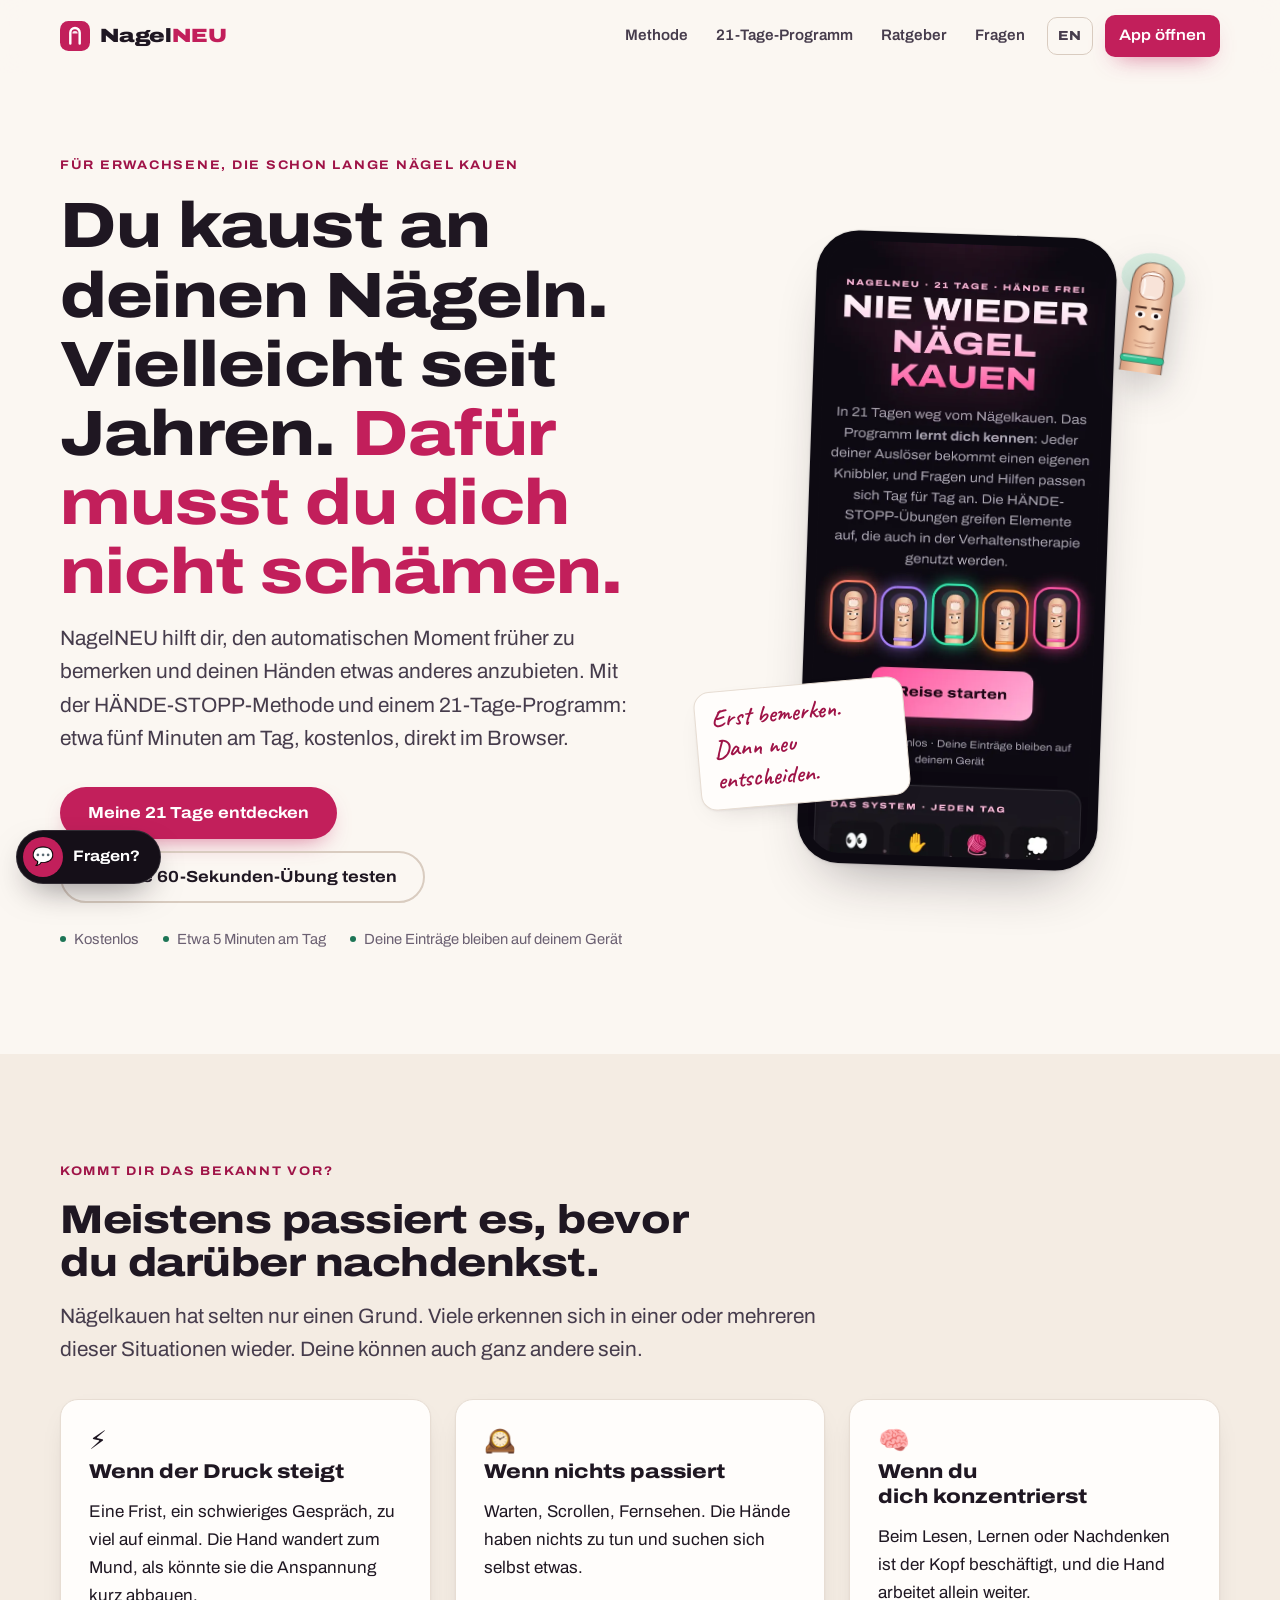
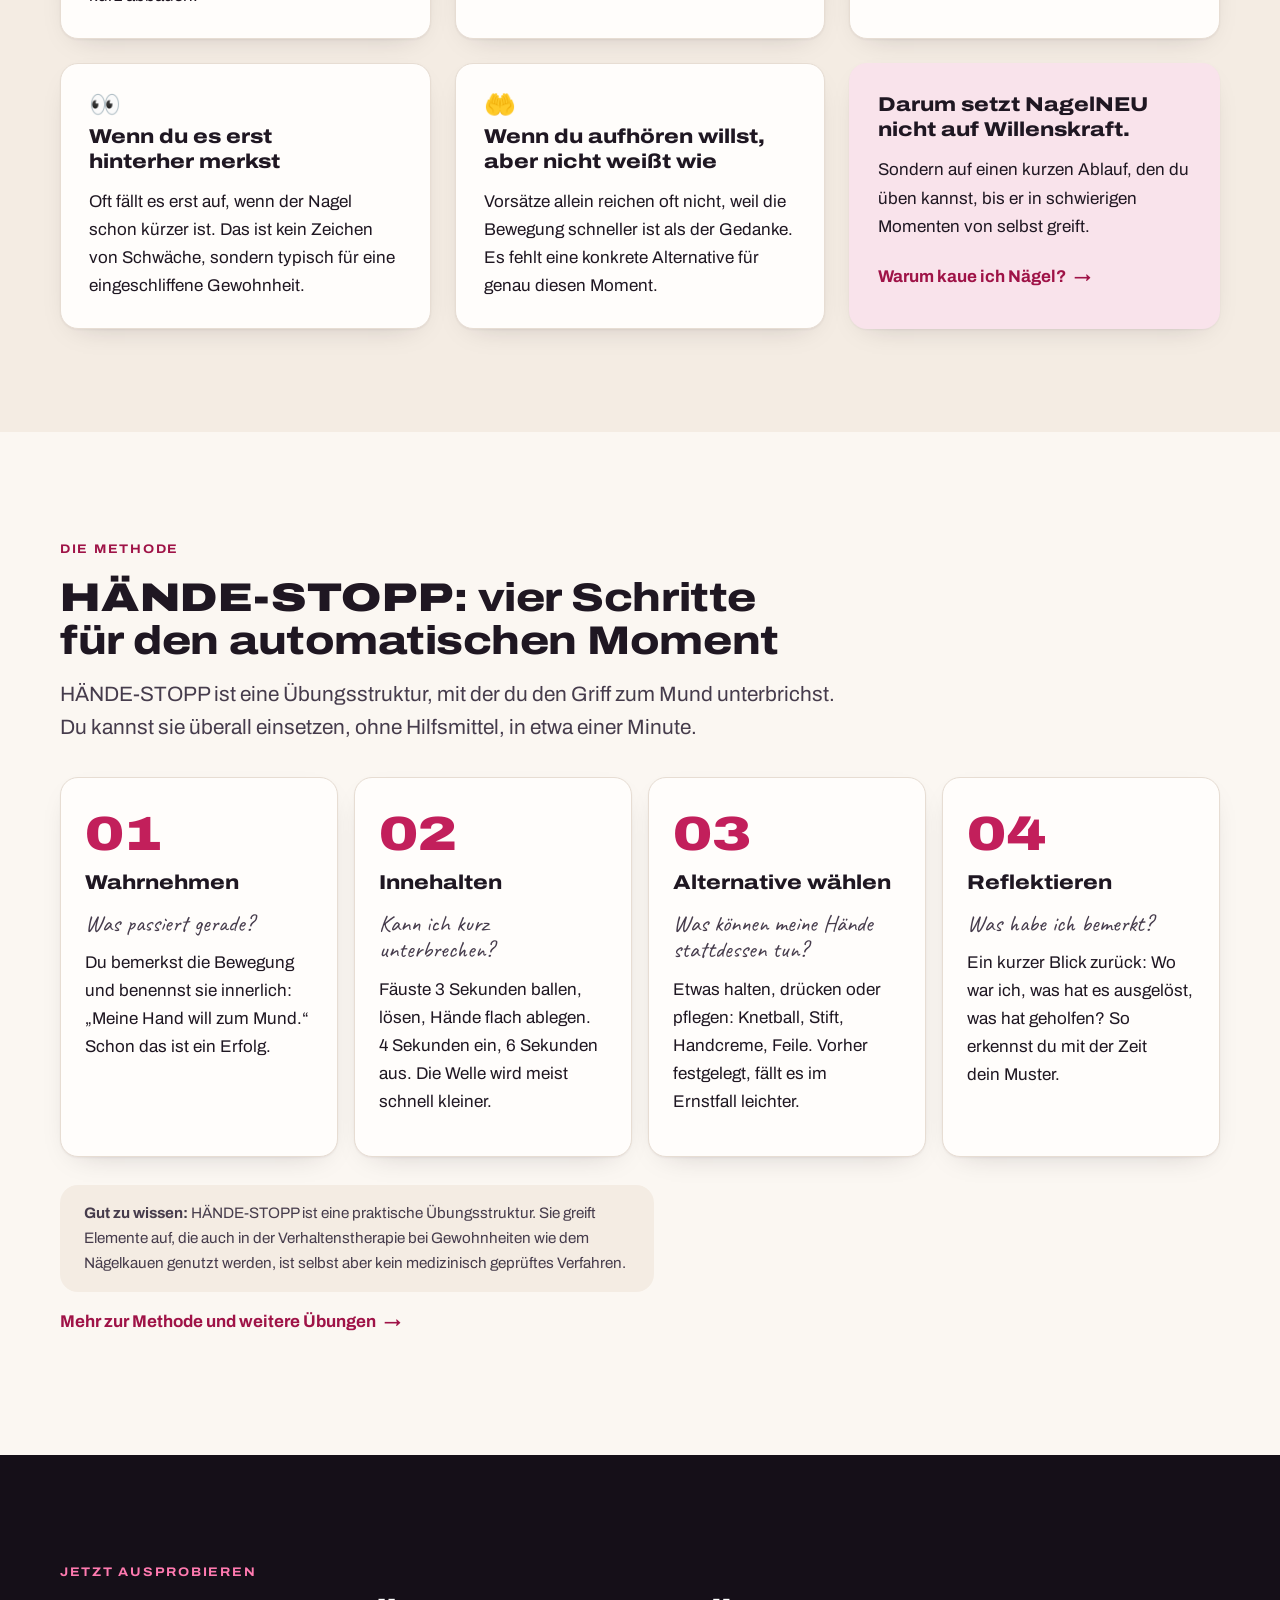
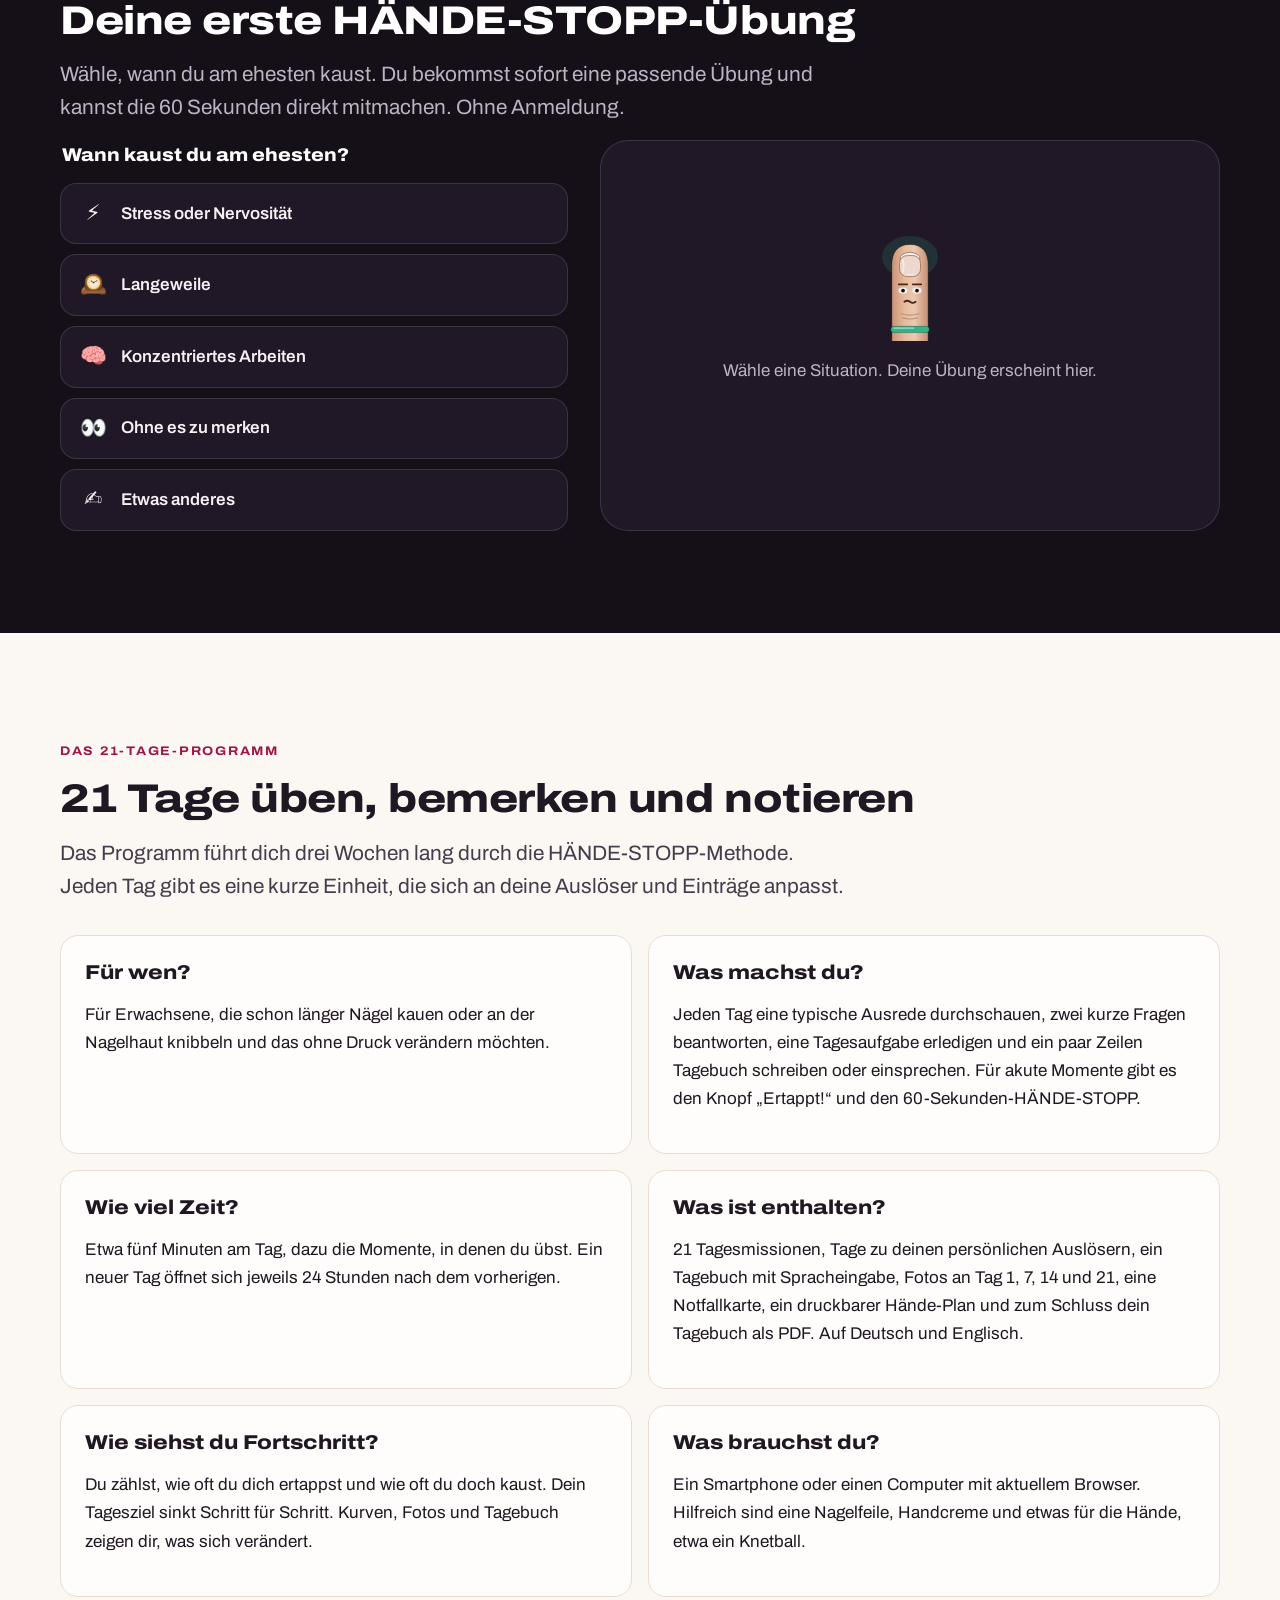
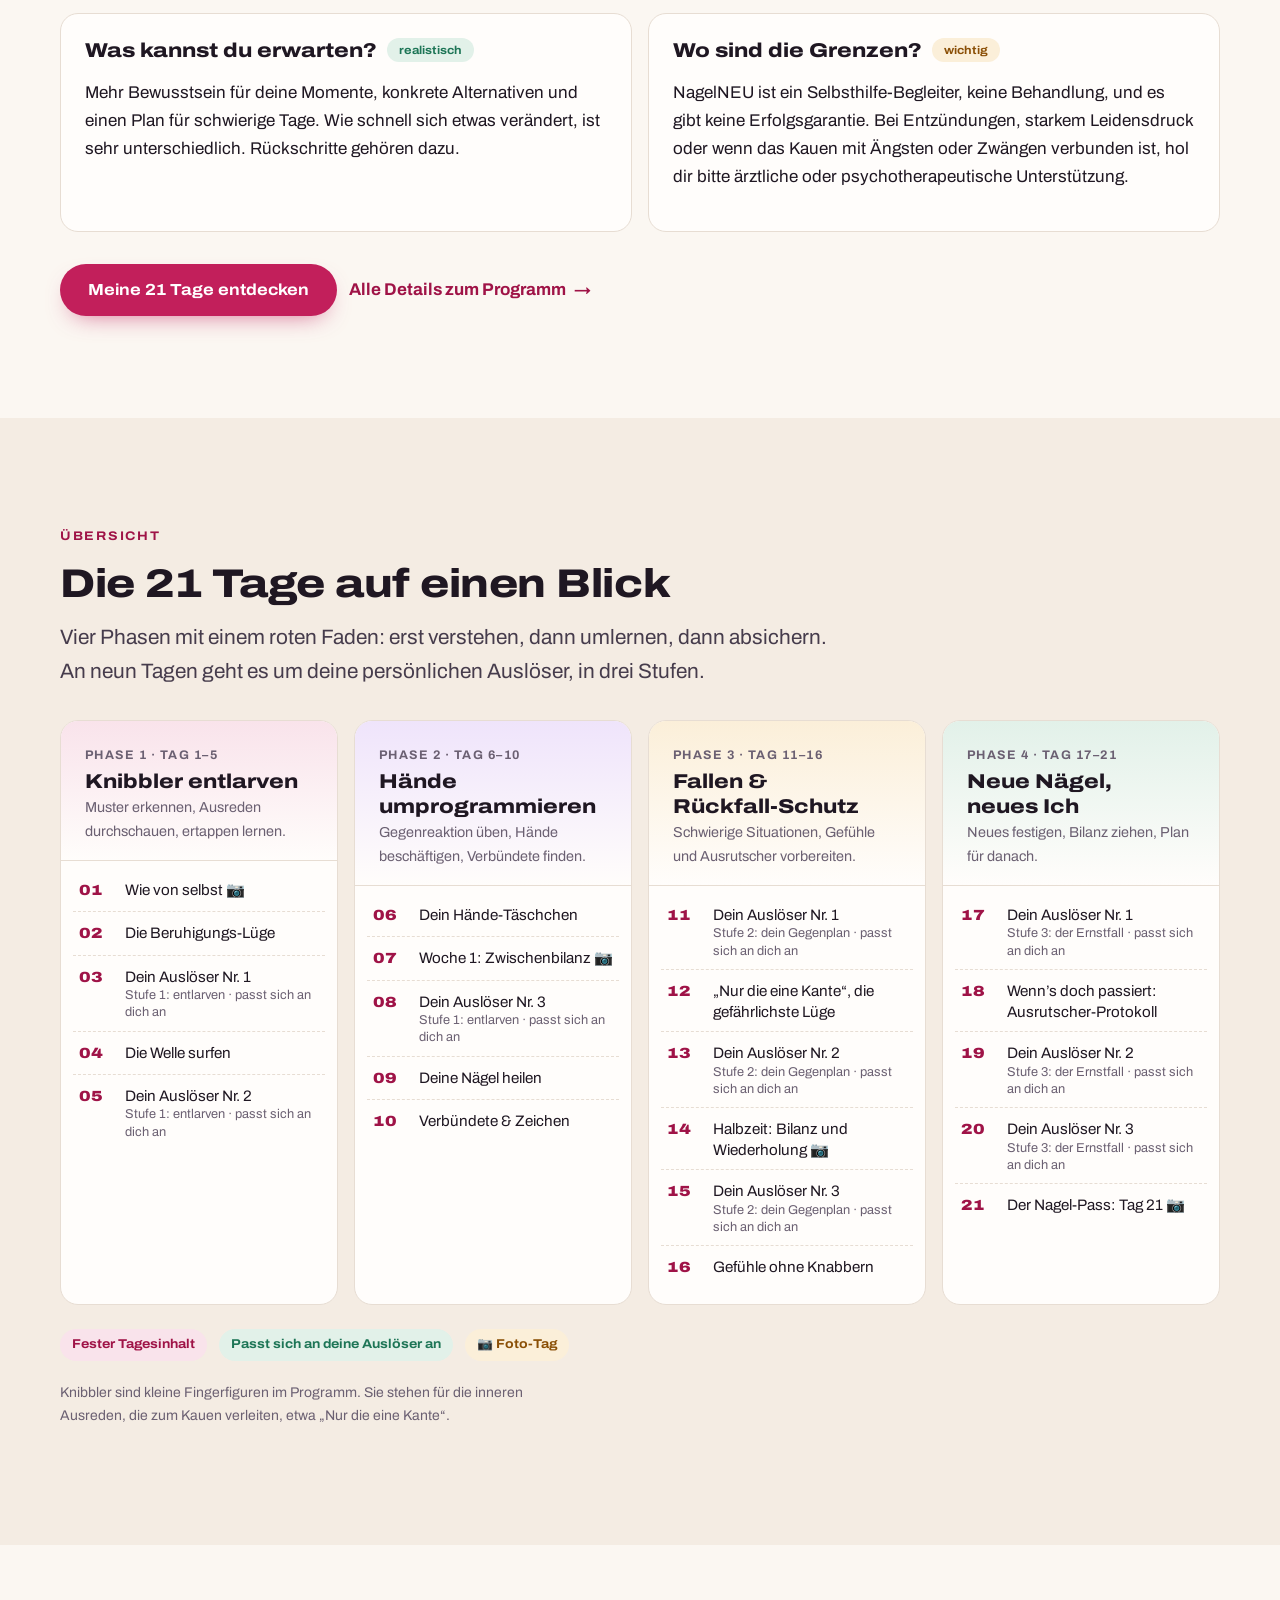
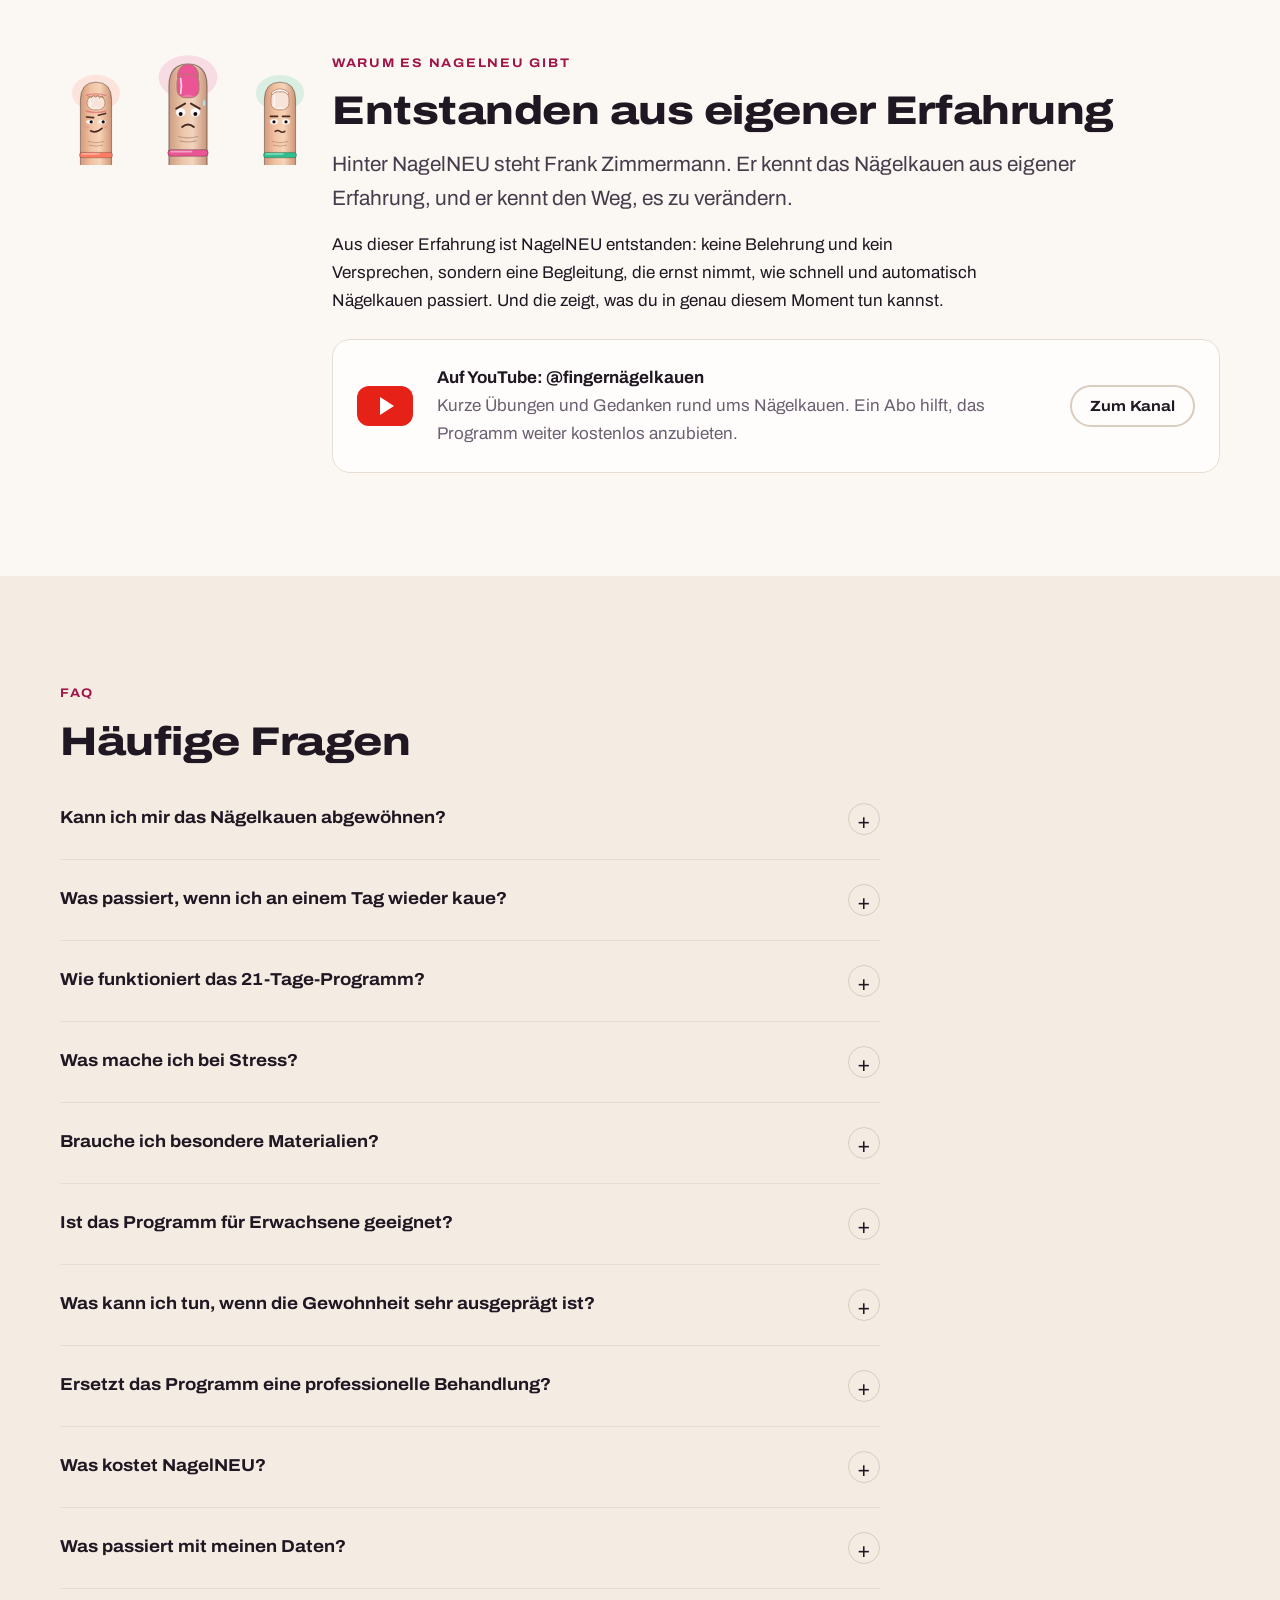
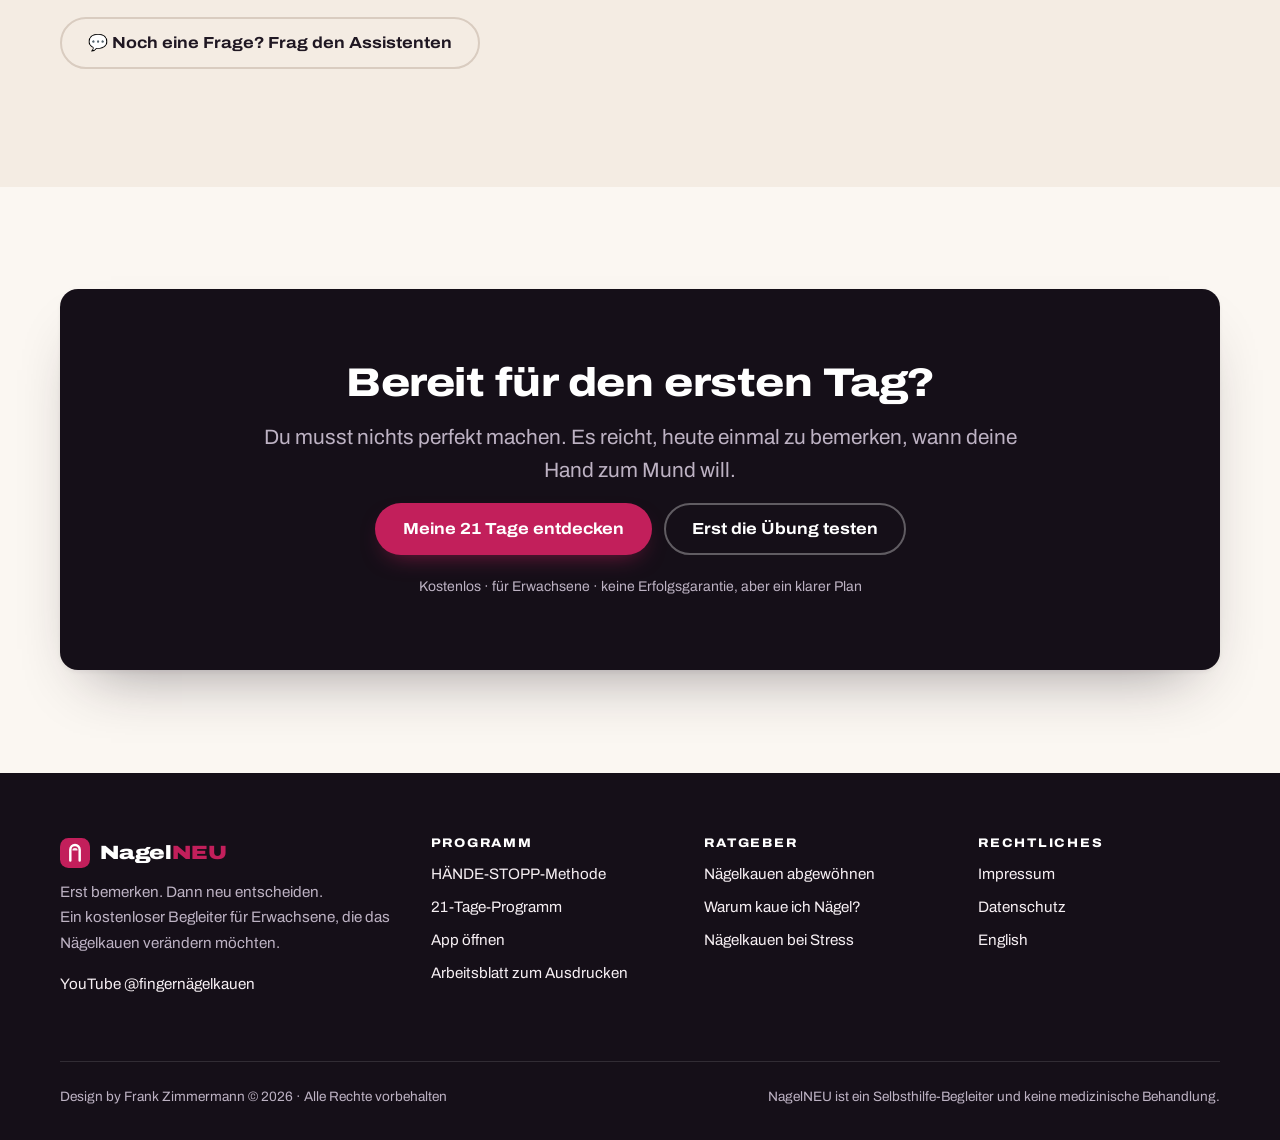
<file: index.html>
<!DOCTYPE html>
<html lang="de">
<head>
<meta charset="utf-8">
<meta name="viewport" content="width=device-width, initial-scale=1, viewport-fit=cover">
<title>NagelNEU: Nägelkauen abgewöhnen mit der HÄNDE-STOPP-Methode</title>
<meta name="description" content="Du kaust seit Jahren Nägel? NagelNEU hilft Erwachsenen, den automatischen Moment früher zu bemerken. Kostenloses 21-Tage-Programm mit der HÄNDE-STOPP-Methode.">
<meta name="robots" content="index, follow">
<link rel="canonical" href="https://nagelneu.github.io/nagelNEU/">
<link rel="alternate" hreflang="de" href="https://nagelneu.github.io/nagelNEU/">
<link rel="alternate" hreflang="en" href="https://nagelneu.github.io/nagelNEU/en/">
<link rel="alternate" hreflang="x-default" href="https://nagelneu.github.io/nagelNEU/">
<meta name="author" content="Frank Zimmermann">
<meta name="theme-color" content="#fbf7f2">
<meta property="og:type" content="website">
<meta property="og:site_name" content="NagelNEU">
<meta property="og:locale" content="de_DE">
<meta property="og:title" content="NagelNEU: Nägelkauen abgewöhnen mit der HÄNDE-STOPP-Methode">
<meta property="og:description" content="Du kaust seit Jahren Nägel? NagelNEU hilft Erwachsenen, den automatischen Moment früher zu bemerken. Kostenloses 21-Tage-Programm mit der HÄNDE-STOPP-Methode.">
<meta property="og:url" content="https://nagelneu.github.io/nagelNEU/">
<meta property="og:image" content="https://nagelneu.github.io/nagelNEU/assets/img/og-image.png">
<meta property="og:image:width" content="1200">
<meta property="og:image:height" content="630">
<meta property="og:image:alt" content="NagelNEU: Erst bemerken. Dann neu entscheiden.">
<meta name="twitter:card" content="summary_large_image">
<link rel="icon" href="assets/img/favicon.svg" type="image/svg+xml">
<link rel="icon" href="assets/img/favicon-32.png" sizes="32x32" type="image/png">
<link rel="apple-touch-icon" href="assets/img/apple-touch-icon.png">
<link rel="preload" href="assets/fonts/archivo-var.woff" as="font" type="font/woff" crossorigin>
<link rel="stylesheet" href="assets/css/site.css">
<script>/* Alte Links auf das Tagebuch oder die Sprachwahl führen direkt in die App */
(function(){function go(){var h=location.hash,s=location.search;if(/^#tagebuch/i.test(h)||/[?&]lang=/.test(s)){location.replace('app/'+(location.protocol==='file:'?'index.html':'')+s+h)}}go();window.addEventListener('hashchange',go)})();</script>
<script type="application/ld+json">
{
 "@context": "https://schema.org",
 "@graph": [
  {
   "@type": "Organization",
   "@id": "https://nagelneu.github.io/nagelNEU/#org",
   "name": "NagelNEU",
   "url": "https://nagelneu.github.io/nagelNEU/",
   "logo": "https://nagelneu.github.io/nagelNEU/assets/img/logo-512.png",
   "sameAs": [
    "https://www.youtube.com/@fingern%C3%A4gelkauen"
   ],
   "founder": {
    "@type": "Person",
    "name": "Frank Zimmermann"
   }
  },
  {
   "@type": "WebSite",
   "@id": "https://nagelneu.github.io/nagelNEU/#website",
   "url": "https://nagelneu.github.io/nagelNEU/",
   "name": "NagelNEU",
   "inLanguage": "de-DE",
   "publisher": {
    "@id": "https://nagelneu.github.io/nagelNEU/#org"
   }
  },
  {
   "@type": "WebPage",
   "@id": "https://nagelneu.github.io/nagelNEU/#webpage",
   "url": "https://nagelneu.github.io/nagelNEU/",
   "name": "NagelNEU: Nägelkauen abgewöhnen mit der HÄNDE-STOPP-Methode",
   "isPartOf": {
    "@id": "https://nagelneu.github.io/nagelNEU/#website"
   },
   "inLanguage": "de-DE",
   "dateModified": "2026-10-22"
  }
 ]
}
</script>
</head>
<body data-root="">
<a class="skip" href="#main">Zum Inhalt springen</a>
<header class="site-header">
  <div class="wrap hdr">
    <a class="logo" href="./" aria-label="NagelNEU Startseite"><svg viewBox="0 0 32 32" width="30" height="30" aria-hidden="true" focusable="false"><rect width="32" height="32" rx="9" fill="#c21f5b"/><path d="M11 24V12.5a5 5 0 0 1 10 0V24" fill="none" stroke="#fff" stroke-width="2.6" stroke-linecap="round"/><path d="M13.2 13.2a2.8 2.6 0 0 1 5.6 0" fill="#fff" opacity=".9"/></svg><span class="brand-mark">Nagel<b>NEU</b></span></a>
    <button class="nav-toggle" type="button" aria-controls="nav" aria-expanded="false"><span></span><span class="vh">Menü</span></button>
    <nav id="nav" class="nav" aria-label="Hauptnavigation">
      <a href="haende-stopp/">Methode</a><a href="21-tage-programm/">21-Tage-Programm</a><a href="naegelkauen-abgewoehnen/">Ratgeber</a><a href="#faq">Fragen</a><a class="lang" href="en/" hreflang="en" lang="en" aria-label="English version">EN</a><a class="btn btn-primary btn-sm" href="app/">App öffnen</a>
    </nav>
  </div>
</header>
<main id="main">

<section class="hero">
  <div class="wrap grid-2">
    <div>
      <p class="welcome" role="status"><span class="welcome-text"></span> <a class="arrow-link" href="app/">Weiter</a></p>
      <span class="eyebrow">Für Erwachsene, die schon lange Nägel kauen</span>
      <h1>Du kaust an deinen Nägeln. Vielleicht seit Jahren. <em>Dafür musst du dich nicht schämen.</em></h1>
      <p class="lead">NagelNEU hilft dir, den automatischen Moment früher zu bemerken und deinen Händen etwas anderes anzubieten. Mit der HÄNDE-STOPP-Methode und einem 21-Tage-Programm: etwa fünf Minuten am Tag, kostenlos, direkt im Browser.</p>
      <div class="btn-row">
        <a class="btn btn-primary" href="app/">Meine 21 Tage entdecken</a>
        <a class="btn btn-secondary" href="#uebung">Erst die 60-Sekunden-Übung testen</a>
      </div>
      <div class="hero-meta"><span>Kostenlos</span><span>Etwa 5 Minuten am Tag</span><span>Deine Einträge bleiben auf deinem Gerät</span></div>
    </div>
    <div class="hero-visual" aria-hidden="true">
      <div class="phone"><img src="assets/img/app-start-de.webp" alt="" width="390" height="823" fetchpriority="high"></div>
      <img src="assets/img/knibbler-2.svg" alt="" width="120" height="160" class="hero-fig" decoding="async">
      <div class="hero-note"><span class="hand">Erst bemerken.<br>Dann neu entscheiden.</span></div>
    </div>
  </div>
</section>

<section class="situations bg-2" aria-labelledby="h-problem">
  <div class="wrap">
    <span class="eyebrow">Kommt dir das bekannt vor?</span>
    <h2 id="h-problem">Meistens passiert es, bevor du darüber nachdenkst.</h2>
    <p class="lead">Nägelkauen hat selten nur einen Grund. Viele erkennen sich in einer oder mehreren dieser Situationen wieder. Deine können auch ganz andere sein.</p>
    <div class="grid-3" style="margin-top:32px">
      <div class="card reveal"><span class="ico" aria-hidden="true">⚡</span><h3>Wenn der Druck steigt</h3><p>Eine Frist, ein schwieriges Gespräch, zu viel auf einmal. Die Hand wandert zum Mund, als könnte sie die Anspannung kurz abbauen.</p></div>
      <div class="card reveal"><span class="ico" aria-hidden="true">🕰️</span><h3>Wenn nichts passiert</h3><p>Warten, Scrollen, Fernsehen. Die Hände haben nichts zu tun und suchen sich selbst etwas.</p></div>
      <div class="card reveal"><span class="ico" aria-hidden="true">🧠</span><h3>Wenn du dich konzentrierst</h3><p>Beim Lesen, Lernen oder Nachdenken ist der Kopf beschäftigt, und die Hand arbeitet allein weiter.</p></div>
      <div class="card reveal"><span class="ico" aria-hidden="true">👀</span><h3>Wenn du es erst hinterher merkst</h3><p>Oft fällt es erst auf, wenn der Nagel schon kürzer ist. Das ist kein Zeichen von Schwäche, sondern typisch für eine eingeschliffene Gewohnheit.</p></div>
      <div class="card reveal"><span class="ico" aria-hidden="true">🤲</span><h3>Wenn du aufhören willst, aber nicht weißt wie</h3><p>Vorsätze allein reichen oft nicht, weil die Bewegung schneller ist als der Gedanke. Es fehlt eine konkrete Alternative für genau diesen Moment.</p></div>
      <div class="card reveal" style="background:var(--rose-soft);border-color:transparent"><h3>Darum setzt NagelNEU nicht auf Willenskraft.</h3><p>Sondern auf einen kurzen Ablauf, den du üben kannst, bis er in schwierigen Momenten von selbst greift.</p><p><a class="arrow-link" href="warum-kaue-ich-naegel/">Warum kaue ich Nägel?</a></p></div>
    </div>
  </div>
</section>

<section id="methode" aria-labelledby="h-method">
  <div class="wrap">
    <span class="eyebrow">Die Methode</span>
    <h2 id="h-method"><span class="method-word">HÄNDE-STOPP</span>: vier Schritte für den automatischen Moment</h2>
    <p class="lead">HÄNDE-STOPP ist eine Übungsstruktur, mit der du den Griff zum Mund unterbrichst. Du kannst sie überall einsetzen, ohne Hilfsmittel, in etwa einer Minute.</p>
    <ol class="method-steps" style="list-style:none;padding:0">
      <li class="step reveal"><span class="num" aria-hidden="true">01</span><h3>Wahrnehmen</h3><p class="q">Was passiert gerade?</p><p>Du bemerkst die Bewegung und benennst sie innerlich: „Meine Hand will zum Mund.“ Schon das ist ein Erfolg.</p></li>
      <li class="step reveal"><span class="num" aria-hidden="true">02</span><h3>Innehalten</h3><p class="q">Kann ich kurz unterbrechen?</p><p>Fäuste 3 Sekunden ballen, lösen, Hände flach ablegen. 4 Sekunden ein, 6 Sekunden aus. Die Welle wird meist schnell kleiner.</p></li>
      <li class="step reveal"><span class="num" aria-hidden="true">03</span><h3>Alternative wählen</h3><p class="q">Was können meine Hände stattdessen tun?</p><p>Etwas halten, drücken oder pflegen: Knetball, Stift, Handcreme, Feile. Vorher festgelegt, fällt es im Ernstfall leichter.</p></li>
      <li class="step reveal"><span class="num" aria-hidden="true">04</span><h3>Reflektieren</h3><p class="q">Was habe ich bemerkt?</p><p>Ein kurzer Blick zurück: Wo war ich, was hat es ausgelöst, was hat geholfen? So erkennst du mit der Zeit dein Muster.</p></li>
    </ol>
    <p class="note soft" style="margin-top:28px"><strong>Gut zu wissen:</strong> HÄNDE-STOPP ist eine praktische Übungsstruktur. Sie greift Elemente auf, die auch in der Verhaltenstherapie bei Gewohnheiten wie dem Nägelkauen genutzt werden, ist selbst aber kein medizinisch geprüftes Verfahren.</p>
    <p><a class="arrow-link" href="haende-stopp/">Mehr zur Methode und weitere Übungen</a></p>
  </div>
</section>

<section id="uebung" class="night" aria-labelledby="h-ex">
  <div class="wrap">
    <span class="eyebrow">Jetzt ausprobieren</span>
    <h2 id="h-ex">Deine erste HÄNDE-STOPP-Übung</h2>
    <p class="lead">Wähle, wann du am ehesten kaust. Du bekommst sofort eine passende Übung und kannst die 60 Sekunden direkt mitmachen. Ohne Anmeldung.</p>
    <div class="ex">
  <form id="ex-form" data-sheet="arbeitsblatt/" novalidate>
    <fieldset>
      <legend>Wann kaust du am ehesten?</legend>
      <div class="opt"><input type="radio" name="trigger" id="t-stress" value="stress"><label for="t-stress"><span aria-hidden="true">⚡</span>Stress oder Nervosität</label></div><div class="opt"><input type="radio" name="trigger" id="t-bored" value="bored"><label for="t-bored"><span aria-hidden="true">🕰️</span>Langeweile</label></div><div class="opt"><input type="radio" name="trigger" id="t-focus" value="focus"><label for="t-focus"><span aria-hidden="true">🧠</span>Konzentriertes Arbeiten</label></div><div class="opt"><input type="radio" name="trigger" id="t-auto" value="auto"><label for="t-auto"><span aria-hidden="true">👀</span>Ohne es zu merken</label></div><div class="opt"><input type="radio" name="trigger" id="t-other" value="other"><label for="t-other"><span aria-hidden="true">✍️</span>Etwas anderes</label></div>
      <div class="ex-other" id="ex-other">
        <label class="field" for="ex-other-in"><span class="vh">Dein Auslöser (optional)</span>
          <input class="input" id="ex-other-in" maxlength="60" autocomplete="off" placeholder="z. B. beim Telefonieren" aria-label="Dein Auslöser (optional)">
        </label>
      </div>
      <noscript><p class="note">Diese Übung braucht JavaScript. So geht sie auch ohne: 1. Wahrnehmen: Sag dir „Meine Hand will zum Mund.“ 2. Innehalten: Fäuste 3 Sekunden ballen, lösen, Hände flach ablegen, 4 Sekunden ein, 6 Sekunden aus. 3. Alternative wählen: Knetball, Stift oder Handcreme. 4. Reflektieren: Was hat es ausgelöst?</p></noscript>
      <button class="btn btn-secondary vh" type="submit">Übung anzeigen</button>
    </fieldset>
  </form>
  <div class="ex-out" id="ex-out" aria-live="polite">
    <div class="ex-empty"><div><img src="assets/img/knibbler-2.svg" alt="" width="84" height="112" loading="lazy" decoding="async"><p>Wähle eine Situation. Deine Übung erscheint hier.</p></div></div>
  </div>
</div>
  </div>
</section>

<section id="programm" aria-labelledby="h-prog">
  <div class="wrap">
    <span class="eyebrow">Das 21-Tage-Programm</span>
    <h2 id="h-prog">21 Tage üben, bemerken und notieren</h2>
    <p class="lead">Das Programm führt dich drei Wochen lang durch die HÄNDE-STOPP-Methode. Jeden Tag gibt es eine kurze Einheit, die sich an deine Auslöser und Einträge anpasst.</p>
    <div class="facts" style="margin-top:32px">
      <div class="fact reveal"><h3>Für wen?</h3><p>Für Erwachsene, die schon länger Nägel kauen oder an der Nagelhaut knibbeln und das ohne Druck verändern möchten.</p></div>
      <div class="fact reveal"><h3>Was machst du?</h3><p>Jeden Tag eine typische Ausrede durchschauen, zwei kurze Fragen beantworten, eine Tagesaufgabe erledigen und ein paar Zeilen Tagebuch schreiben oder einsprechen. Für akute Momente gibt es den Knopf „Ertappt!“ und den 60-Sekunden-HÄNDE-STOPP.</p></div>
      <div class="fact reveal"><h3>Wie viel Zeit?</h3><p>Etwa fünf Minuten am Tag, dazu die Momente, in denen du übst. Ein neuer Tag öffnet sich jeweils 24 Stunden nach dem vorherigen.</p></div>
      <div class="fact reveal"><h3>Was ist enthalten?</h3><p>21 Tagesmissionen, Tage zu deinen persönlichen Auslösern, ein Tagebuch mit Spracheingabe, Fotos an Tag 1, 7, 14 und 21, eine Notfallkarte, ein druckbarer Hände-Plan und zum Schluss dein Tagebuch als PDF. Auf Deutsch und Englisch.</p></div>
      <div class="fact reveal"><h3>Wie siehst du Fortschritt?</h3><p>Du zählst, wie oft du dich ertappst und wie oft du doch kaust. Dein Tagesziel sinkt Schritt für Schritt. Kurven, Fotos und Tagebuch zeigen dir, was sich verändert.</p></div>
      <div class="fact reveal"><h3>Was brauchst du?</h3><p>Ein Smartphone oder einen Computer mit aktuellem Browser. Hilfreich sind eine Nagelfeile, Handcreme und etwas für die Hände, etwa ein Knetball.</p></div>
      <div class="fact reveal"><h3>Was kannst du erwarten? <span class="tag green">realistisch</span></h3><p>Mehr Bewusstsein für deine Momente, konkrete Alternativen und einen Plan für schwierige Tage. Wie schnell sich etwas verändert, ist sehr unterschiedlich. Rückschritte gehören dazu.</p></div>
      <div class="fact reveal"><h3>Wo sind die Grenzen? <span class="tag amber">wichtig</span></h3><p>NagelNEU ist ein Selbsthilfe-Begleiter, keine Behandlung, und es gibt keine Erfolgsgarantie. Bei Entzündungen, starkem Leidensdruck oder wenn das Kauen mit Ängsten oder Zwängen verbunden ist, hol dir bitte ärztliche oder psychotherapeutische Unterstützung.</p></div>
    </div>
    <div class="btn-row" style="margin-top:32px">
      <a class="btn btn-primary" href="app/">Meine 21 Tage entdecken</a>
      <a class="arrow-link" href="21-tage-programm/">Alle Details zum Programm</a>
    </div>
  </div>
</section>

<section class="bg-2" aria-labelledby="h-days">
  <div class="wrap">
    <span class="eyebrow">Übersicht</span>
    <h2 id="h-days">Die 21 Tage auf einen Blick</h2>
    <p class="lead">Vier Phasen mit einem roten Faden: erst verstehen, dann umlernen, dann absichern. An neun Tagen geht es um deine persönlichen Auslöser, in drei Stufen.</p>
    <div class="phases"><div class="phase reveal"><div class="phase-head"><small>Phase 1 · Tag 1–5</small><h3>Knibbler entlarven</h3><p>Muster erkennen, Ausreden durchschauen, ertappen lernen.</p></div><ol class="days"><li><span class="d">01</span><span class="t">Wie von selbst 📷</span></li><li><span class="d">02</span><span class="t">Die Beruhigungs-Lüge</span></li><li><span class="d">03</span><span class="t">Dein Auslöser Nr. 1<small>Stufe 1: entlarven · passt sich an dich an</small></span></li><li><span class="d">04</span><span class="t">Die Welle surfen</span></li><li><span class="d">05</span><span class="t">Dein Auslöser Nr. 2<small>Stufe 1: entlarven · passt sich an dich an</small></span></li></ol></div><div class="phase reveal"><div class="phase-head"><small>Phase 2 · Tag 6–10</small><h3>Hände umprogrammieren</h3><p>Gegenreaktion üben, Hände beschäftigen, Verbündete finden.</p></div><ol class="days"><li><span class="d">06</span><span class="t">Dein Hände-Täschchen</span></li><li><span class="d">07</span><span class="t">Woche 1: Zwischenbilanz 📷</span></li><li><span class="d">08</span><span class="t">Dein Auslöser Nr. 3<small>Stufe 1: entlarven · passt sich an dich an</small></span></li><li><span class="d">09</span><span class="t">Deine Nägel heilen</span></li><li><span class="d">10</span><span class="t">Verbündete &amp; Zeichen</span></li></ol></div><div class="phase reveal"><div class="phase-head"><small>Phase 3 · Tag 11–16</small><h3>Fallen &amp; Rückfall-Schutz</h3><p>Schwierige Situationen, Gefühle und Ausrutscher vorbereiten.</p></div><ol class="days"><li><span class="d">11</span><span class="t">Dein Auslöser Nr. 1<small>Stufe 2: dein Gegenplan · passt sich an dich an</small></span></li><li><span class="d">12</span><span class="t">„Nur die eine Kante“, die gefährlichste Lüge</span></li><li><span class="d">13</span><span class="t">Dein Auslöser Nr. 2<small>Stufe 2: dein Gegenplan · passt sich an dich an</small></span></li><li><span class="d">14</span><span class="t">Halbzeit: Bilanz und Wiederholung 📷</span></li><li><span class="d">15</span><span class="t">Dein Auslöser Nr. 3<small>Stufe 2: dein Gegenplan · passt sich an dich an</small></span></li><li><span class="d">16</span><span class="t">Gefühle ohne Knabbern</span></li></ol></div><div class="phase reveal"><div class="phase-head"><small>Phase 4 · Tag 17–21</small><h3>Neue Nägel, neues Ich</h3><p>Neues festigen, Bilanz ziehen, Plan für danach.</p></div><ol class="days"><li><span class="d">17</span><span class="t">Dein Auslöser Nr. 1<small>Stufe 3: der Ernstfall · passt sich an dich an</small></span></li><li><span class="d">18</span><span class="t">Wenn’s doch passiert: Ausrutscher-Protokoll</span></li><li><span class="d">19</span><span class="t">Dein Auslöser Nr. 2<small>Stufe 3: der Ernstfall · passt sich an dich an</small></span></li><li><span class="d">20</span><span class="t">Dein Auslöser Nr. 3<small>Stufe 3: der Ernstfall · passt sich an dich an</small></span></li><li><span class="d">21</span><span class="t">Der Nagel-Pass: Tag 21 📷</span></li></ol></div></div><div class="legend"><span class="tag">Fester Tagesinhalt</span><span class="tag green">Passt sich an deine Auslöser an</span><span class="tag amber">📷 Foto-Tag</span></div>
    <p class="mute small" style="margin-top:20px">Knibbler sind kleine Fingerfiguren im Programm. Sie stehen für die inneren Ausreden, die zum Kauen verleiten, etwa „Nur die eine Kante“.</p>
  </div>
</section>

<section aria-labelledby="h-story">
  <div class="wrap story">
    <div class="story-figs" aria-hidden="true"><img src="assets/img/knibbler-0.svg" alt="" width="72" height="96" loading="lazy" decoding="async"><img src="assets/img/knibbler-4.svg" alt="" width="88" height="117" loading="lazy" decoding="async"><img src="assets/img/knibbler-2.svg" alt="" width="72" height="96" loading="lazy" decoding="async"></div>
    <div>
      <span class="eyebrow">Warum es NagelNEU gibt</span>
      <h2 id="h-story">Entstanden aus eigener Erfahrung</h2>
      <!-- OFFENER PUNKT: Persönliche Details von Frank (z. B. wie lange er gekaut hat, was ihm geholfen hat, ein Foto) bestätigen und hier ergänzen. Siehe docs/OFFENE-PUNKTE.md -->
      <p class="lead">Hinter NagelNEU steht Frank Zimmermann. Er kennt das Nägelkauen aus eigener Erfahrung, und er kennt den Weg, es zu verändern.</p>
      <p>Aus dieser Erfahrung ist NagelNEU entstanden: keine Belehrung und kein Versprechen, sondern eine Begleitung, die ernst nimmt, wie schnell und automatisch Nägelkauen passiert. Und die zeigt, was du in genau diesem Moment tun kannst.</p>
      <div class="yt" style="margin-top:24px">
        <span class="yt-ico" aria-hidden="true"></span>
        <div style="flex:1;min-width:220px"><strong>Auf YouTube: @fingernägelkauen</strong><br><span class="mute">Kurze Übungen und Gedanken rund ums Nägelkauen. Ein Abo hilft, das Programm weiter kostenlos anzubieten.</span></div>
        <a class="btn btn-secondary btn-sm" href="https://www.youtube.com/@fingern%C3%A4gelkauen" rel="noopener" target="_blank">Zum Kanal</a>
      </div>
    </div>
  </div>
</section>

<section id="faq" class="bg-2">
  <div class="wrap">
    <span class="eyebrow">FAQ</span>
    <h2>Häufige Fragen</h2>
    <div class="faq"><details><summary>Kann ich mir das Nägelkauen abgewöhnen?</summary><div><p>Viele Menschen schaffen es, deutlich seltener oder gar nicht mehr zu kauen. Wie schnell und wie vollständig das gelingt, ist sehr unterschiedlich. Hilfreich ist, nicht nur auf Willenskraft zu setzen: die eigenen Auslöser kennen, den Moment früher bemerken und eine feste Alternative für die Hände haben. Genau das übst du mit HÄNDE-STOPP. Mehr dazu im Ratgeber <a href="naegelkauen-abgewoehnen/">Nägelkauen abgewöhnen</a>.</p></div></details><details><summary>Was passiert, wenn ich an einem Tag wieder kaue?</summary><div><p>Dann machst du weiter. Ein Ausrutscher ist eine Information, kein Urteil. Feile den Nagel glatt, damit keine Kante lockt, notiere kurz, was los war, und setz beim nächsten Moment wieder an. Im Programm gibt es dafür einen eigenen Ablauf, und dein Tagesziel passt sich an.</p></div></details><details><summary>Wie funktioniert das 21-Tage-Programm?</summary><div><p>Du richtest in wenigen Minuten dein Profil ein: deine Auslöser, deine Gründe, dein Startdatum. Danach öffnet sich jeden Tag eine Einheit von etwa fünf Minuten: eine typische Ausrede durchschauen, zwei kurze Fragen, eine Tagesaufgabe und ein paar Zeilen Tagebuch. Was du einträgst, beeinflusst die nächsten Tage. Am Ende kannst du dein Tagebuch als PDF speichern. <a href="21-tage-programm/">Alle Details zum Programm</a></p></div></details><details><summary>Was mache ich bei Stress?</summary><div><p>Bei Stress hilft eine Gegenbewegung, die mit Kauen nicht zusammenpasst: Fäuste fest ballen, lösen, Hände flach ablegen und länger aus- als einatmen. Dazu etwas zum Drücken in Reichweite, zum Beispiel einen Knetball. Mehr dazu im Ratgeber <a href="naegelkauen-bei-stress/">Nägelkauen bei Stress</a>.</p></div></details><details><summary>Brauche ich besondere Materialien?</summary><div><p>Nein. Hilfreich sind eine Nagelfeile, Handcreme und etwas für die Hände, zum Beispiel ein Knetball oder ein Drehring. Manche nutzen zusätzlich ein Pflaster oder Bitterlack als spürbare Erinnerung. Für das Programm brauchst du nur ein Smartphone oder einen Computer mit aktuellem Browser.</p></div></details><details><summary>Ist das Programm für Erwachsene geeignet?</summary><div><p>Ja, NagelNEU ist für Erwachsene geschrieben, besonders für Menschen, die schon lange kauen. Für Kinder ist es nicht gedacht. Bei Kindern helfen eher Gelassenheit, kein Schimpfen und, wenn es stark belastet, ein Gespräch mit der Kinderärztin oder dem Kinderarzt.</p></div></details><details><summary>Was kann ich tun, wenn die Gewohnheit sehr ausgeprägt ist?</summary><div><p>Wenn deine Nagelbetten oft bluten oder sich entzünden, wenn du sehr darunter leidest oder es trotz vieler Versuche nicht besser wird, sprich mit deiner Hausärztin oder deinem Hausarzt. Verhaltenstherapeutische Unterstützung kann helfen. NagelNEU kannst du begleitend nutzen.</p></div></details><details><summary>Ersetzt das Programm eine professionelle Behandlung?</summary><div><p>Nein. NagelNEU ist ein Selbsthilfe-Begleiter und kein Medizinprodukt. Es stellt keine Diagnosen und ersetzt keine ärztliche oder psychotherapeutische Behandlung.</p></div></details><details><summary>Was kostet NagelNEU?</summary><div><p>Das Programm ist kostenlos, ohne Abo und ohne Vertrag. Beim Start bitte ich um deine E-Mail-Adresse und darum, meinem YouTube-Kanal zu folgen. Wer möchte, kann das Projekt freiwillig unterstützen.</p></div></details><details><summary>Was passiert mit meinen Daten?</summary><div><p>Deine Einträge, Fotos und Sprachnotizen bleiben in deinem Browser auf deinem Gerät. Sie werden nicht an NagelNEU übertragen, und du kannst sie in der App jederzeit löschen. Details findest du in der <a href="datenschutz/">Datenschutzerklärung</a>.</p></div></details></div>
    <p style="margin-top:28px"><button class="btn btn-secondary" type="button" data-open-chat>💬 Noch eine Frage? Frag den Assistenten</button></p>
  </div>
</section>

<section class="cta-final" aria-labelledby="h-cta">
  <div class="wrap">
    <div class="card">
      <h2 id="h-cta">Bereit für den ersten Tag?</h2>
      <p class="lead">Du musst nichts perfekt machen. Es reicht, heute einmal zu bemerken, wann deine Hand zum Mund will.</p>
      <div class="btn-row">
        <a class="btn btn-primary" href="app/">Meine 21 Tage entdecken</a>
        <a class="btn btn-secondary" href="#uebung">Erst die Übung testen</a>
      </div>
      <p class="small" style="margin-top:20px">Kostenlos · für Erwachsene · keine Erfolgsgarantie, aber ein klarer Plan</p>
    </div>
  </div>
</section>

</main>
<footer class="site-footer">
  <div class="wrap">
    <div class="ft-grid">
      <div class="ft-brand">
        <a class="logo" href="./" aria-label="NagelNEU Startseite"><svg viewBox="0 0 32 32" width="30" height="30" aria-hidden="true" focusable="false"><rect width="32" height="32" rx="9" fill="#c21f5b"/><path d="M11 24V12.5a5 5 0 0 1 10 0V24" fill="none" stroke="#fff" stroke-width="2.6" stroke-linecap="round"/><path d="M13.2 13.2a2.8 2.6 0 0 1 5.6 0" fill="#fff" opacity=".9"/></svg><span class="brand-mark">Nagel<b>NEU</b></span></a>
        <p>Erst bemerken. Dann neu entscheiden.<br>Ein kostenloser Begleiter für Erwachsene, die das Nägelkauen verändern möchten.</p>
        <p><a href="https://www.youtube.com/@fingern%C3%A4gelkauen" rel="noopener" target="_blank">YouTube @fingernägelkauen</a></p>
      </div>
      <div>
        <h2>Programm</h2>
        <ul>
          <li><a href="haende-stopp/">HÄNDE-STOPP-Methode</a></li>
          <li><a href="21-tage-programm/">21-Tage-Programm</a></li>
          <li><a href="app/">App öffnen</a></li>
          <li><a href="arbeitsblatt/">Arbeitsblatt zum Ausdrucken</a></li>
        </ul>
      </div>
      <div>
        <h2>Ratgeber</h2>
        <ul>
          <li><a href="naegelkauen-abgewoehnen/">Nägelkauen abgewöhnen</a></li>
          <li><a href="warum-kaue-ich-naegel/">Warum kaue ich Nägel?</a></li>
          <li><a href="naegelkauen-bei-stress/">Nägelkauen bei Stress</a></li>
        </ul>
      </div>
      <div>
        <h2>Rechtliches</h2>
        <ul>
          <li><a href="impressum/">Impressum</a></li>
          <li><a href="datenschutz/">Datenschutz</a></li>
          <li><a href="en/" hreflang="en" lang="en">English</a></li>
        </ul>
      </div>
    </div>
    <div class="ft-bottom">
      <span>Design by Frank Zimmermann © 2026 · Alle Rechte vorbehalten</span>
      <span>NagelNEU ist ein Selbsthilfe-Begleiter und keine medizinische Behandlung.</span>
    </div>
  </div>
</footer>
<script src="assets/js/site.js" defer></script>
</body>
</html>
</file>
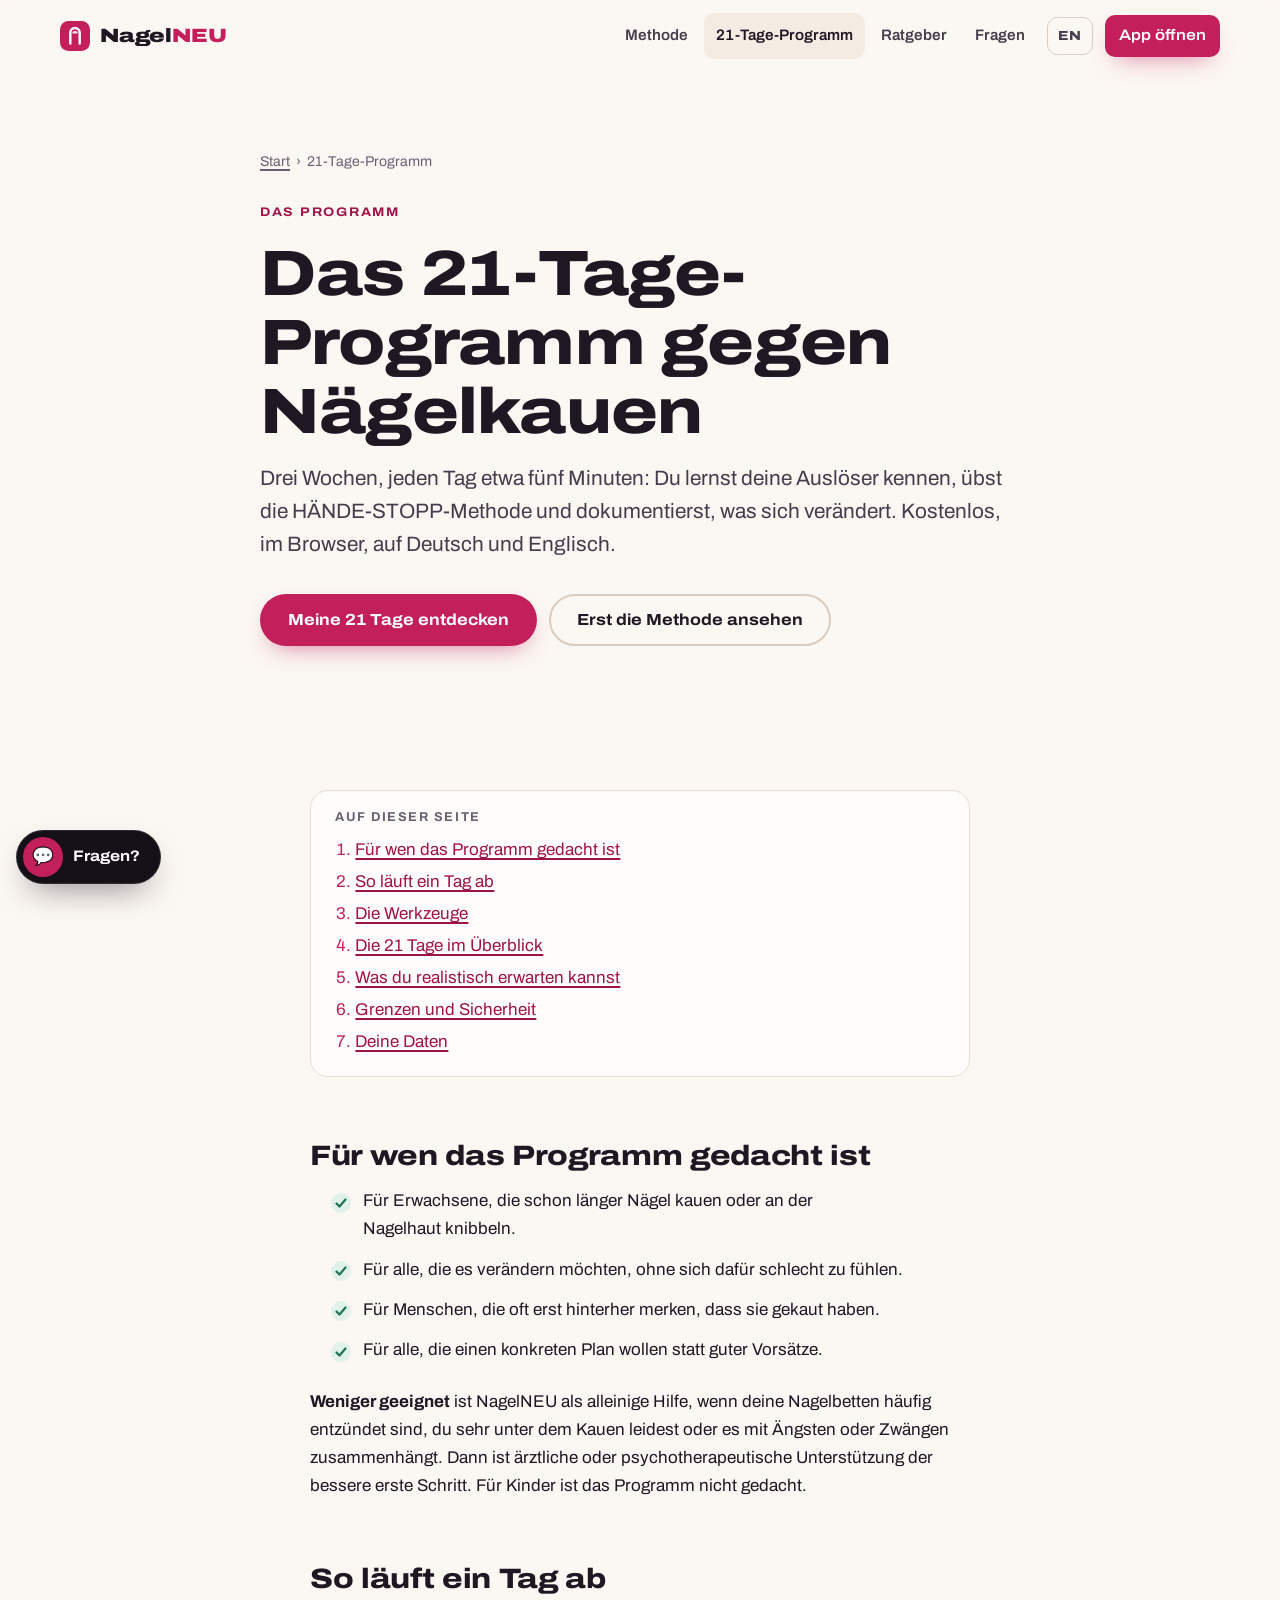
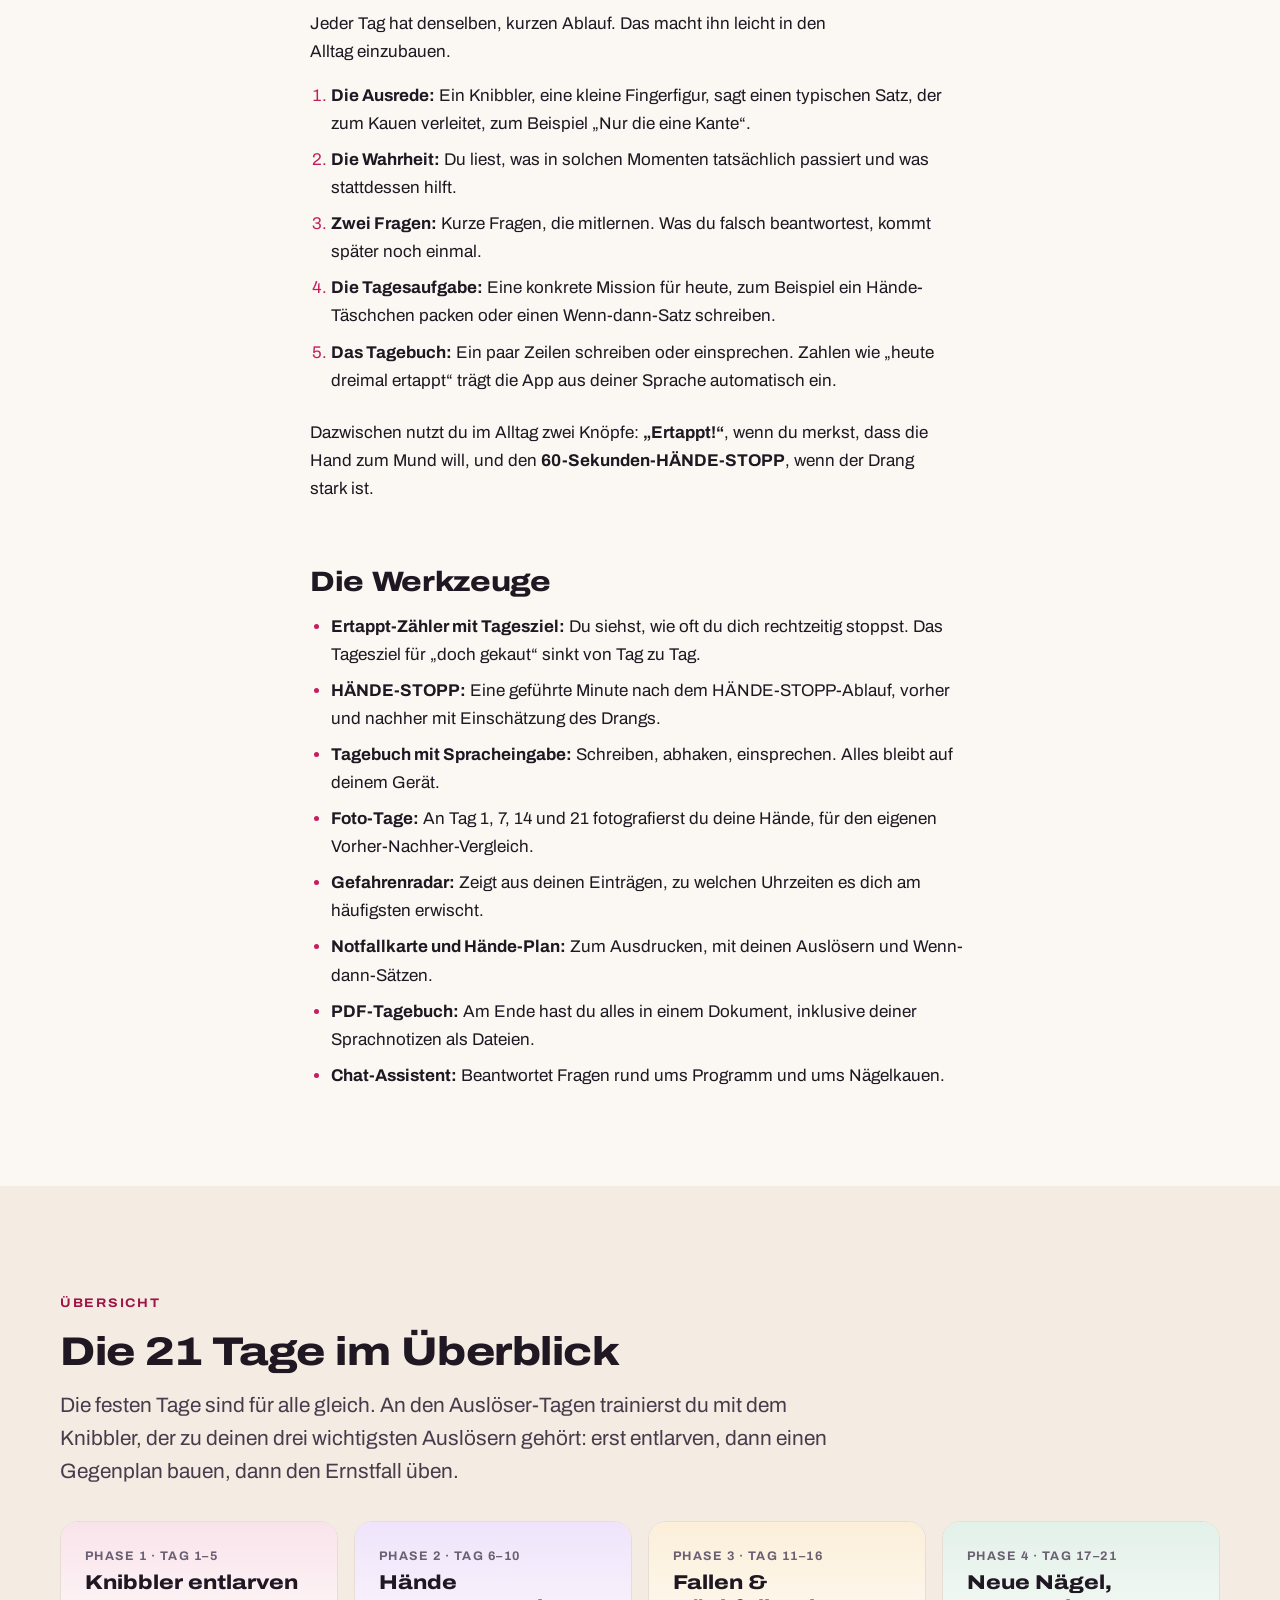
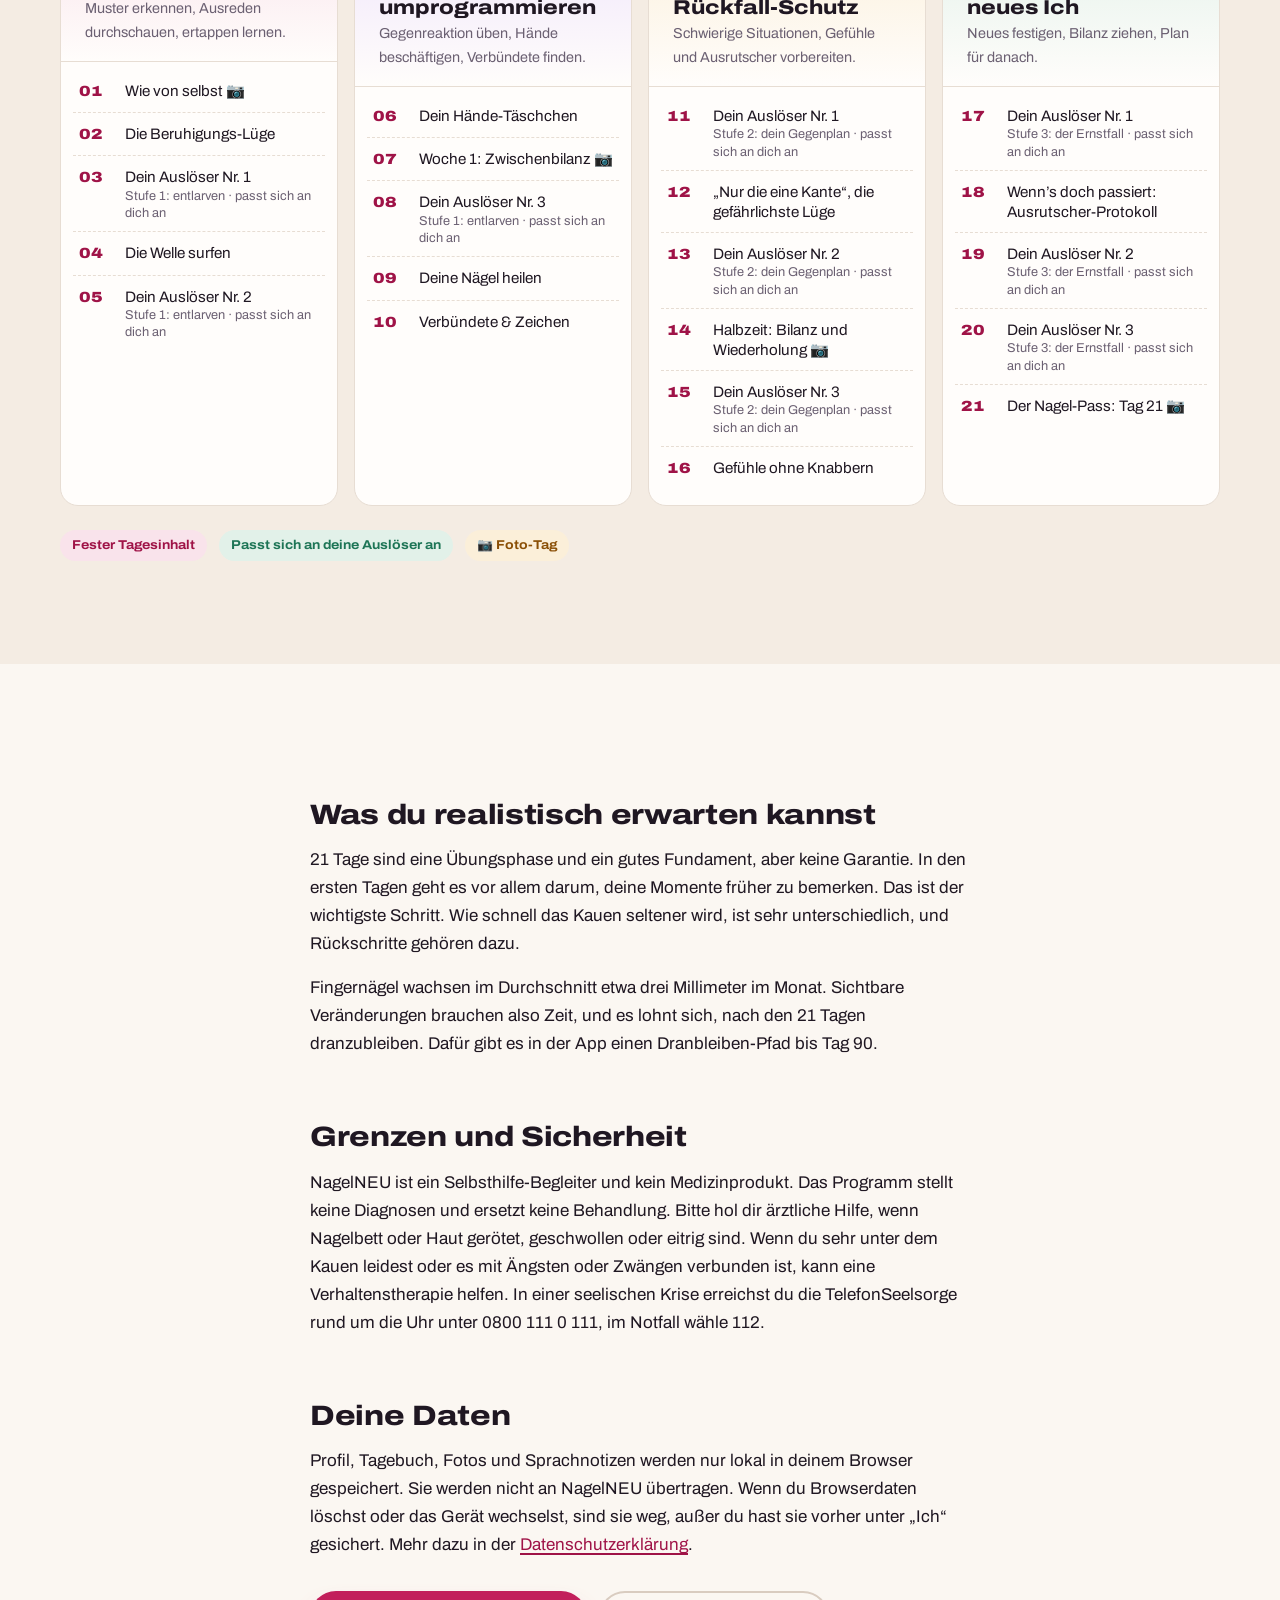
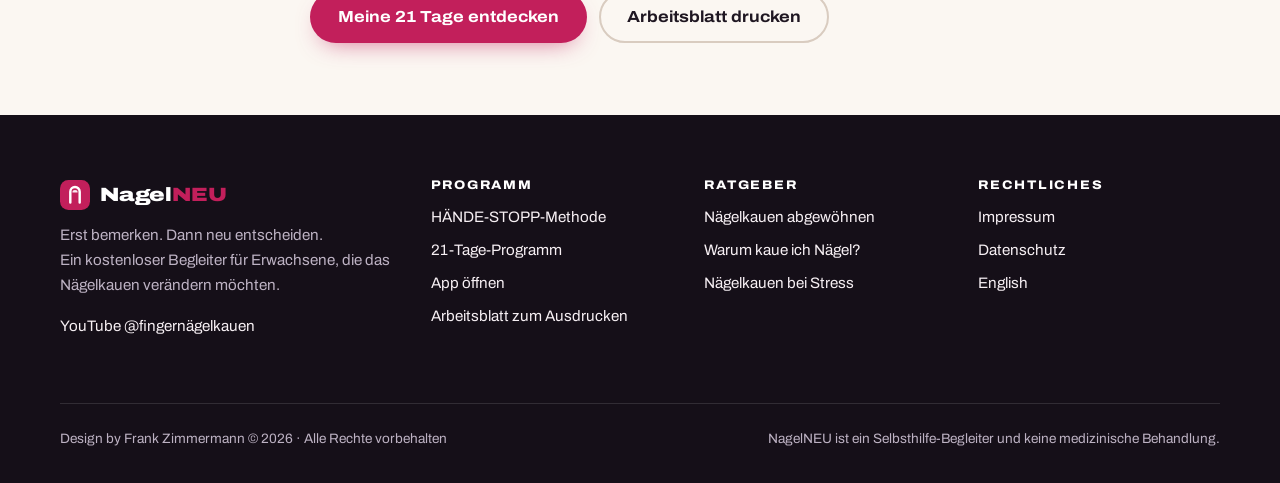
<file: 21-tage-programm/index.html>
<!DOCTYPE html>
<html lang="de">
<head>
<meta charset="utf-8">
<meta name="viewport" content="width=device-width, initial-scale=1, viewport-fit=cover">
<title>21-Tage-Programm gegen Nägelkauen | NagelNEU</title>
<meta name="description" content="So funktioniert das kostenlose 21-Tage-Programm von NagelNEU: täglicher Ablauf, Werkzeuge, alle 21 Tage im Überblick, realistische Erwartungen und Grenzen.">
<meta name="robots" content="index, follow">
<link rel="canonical" href="https://nagelneu.github.io/nagelNEU/21-tage-programm/">
<meta name="author" content="Frank Zimmermann">
<meta name="theme-color" content="#fbf7f2">
<meta property="og:type" content="website">
<meta property="og:site_name" content="NagelNEU">
<meta property="og:locale" content="de_DE">
<meta property="og:title" content="21-Tage-Programm gegen Nägelkauen | NagelNEU">
<meta property="og:description" content="So funktioniert das kostenlose 21-Tage-Programm von NagelNEU: täglicher Ablauf, Werkzeuge, alle 21 Tage im Überblick, realistische Erwartungen und Grenzen.">
<meta property="og:url" content="https://nagelneu.github.io/nagelNEU/21-tage-programm/">
<meta property="og:image" content="https://nagelneu.github.io/nagelNEU/assets/img/og-image.png">
<meta property="og:image:width" content="1200">
<meta property="og:image:height" content="630">
<meta property="og:image:alt" content="NagelNEU: Erst bemerken. Dann neu entscheiden.">
<meta name="twitter:card" content="summary_large_image">
<link rel="icon" href="../assets/img/favicon.svg" type="image/svg+xml">
<link rel="icon" href="../assets/img/favicon-32.png" sizes="32x32" type="image/png">
<link rel="apple-touch-icon" href="../assets/img/apple-touch-icon.png">
<link rel="preload" href="../assets/fonts/archivo-var.woff" as="font" type="font/woff" crossorigin>
<link rel="stylesheet" href="../assets/css/site.css">
<script type="application/ld+json">
{
 "@context": "https://schema.org",
 "@graph": [
  {
   "@type": "Organization",
   "@id": "https://nagelneu.github.io/nagelNEU/#org",
   "name": "NagelNEU",
   "url": "https://nagelneu.github.io/nagelNEU/",
   "logo": "https://nagelneu.github.io/nagelNEU/assets/img/logo-512.png",
   "sameAs": [
    "https://www.youtube.com/@fingern%C3%A4gelkauen"
   ],
   "founder": {
    "@type": "Person",
    "name": "Frank Zimmermann"
   }
  },
  {
   "@type": "WebPage",
   "url": "https://nagelneu.github.io/nagelNEU/21-tage-programm/",
   "name": "Das 21-Tage-Programm gegen Nägelkauen",
   "inLanguage": "de-DE",
   "isPartOf": {
    "@id": "https://nagelneu.github.io/nagelNEU/#website"
   },
   "dateModified": "2026-10-22"
  },
  {
   "@type": "BreadcrumbList",
   "itemListElement": [
    {
     "@type": "ListItem",
     "position": 1,
     "name": "Start",
     "item": "https://nagelneu.github.io/nagelNEU/"
    },
    {
     "@type": "ListItem",
     "position": 2,
     "name": "21-Tage-Programm",
     "item": "https://nagelneu.github.io/nagelNEU/21-tage-programm/"
    }
   ]
  }
 ]
}
</script>
</head>
<body data-root="../">
<a class="skip" href="#main">Zum Inhalt springen</a>
<header class="site-header">
  <div class="wrap hdr">
    <a class="logo" href="../" aria-label="NagelNEU Startseite"><svg viewBox="0 0 32 32" width="30" height="30" aria-hidden="true" focusable="false"><rect width="32" height="32" rx="9" fill="#c21f5b"/><path d="M11 24V12.5a5 5 0 0 1 10 0V24" fill="none" stroke="#fff" stroke-width="2.6" stroke-linecap="round"/><path d="M13.2 13.2a2.8 2.6 0 0 1 5.6 0" fill="#fff" opacity=".9"/></svg><span class="brand-mark">Nagel<b>NEU</b></span></a>
    <button class="nav-toggle" type="button" aria-controls="nav" aria-expanded="false"><span></span><span class="vh">Menü</span></button>
    <nav id="nav" class="nav" aria-label="Hauptnavigation">
      <a href="../haende-stopp/">Methode</a><a href="../21-tage-programm/" aria-current="page">21-Tage-Programm</a><a href="../naegelkauen-abgewoehnen/">Ratgeber</a><a href="../#faq">Fragen</a><a class="lang" href="../en/" hreflang="en" lang="en" aria-label="English version">EN</a><a class="btn btn-primary btn-sm" href="../app/">App öffnen</a>
    </nav>
  </div>
</header>
<main id="main">

<section class="hero" style="padding-bottom:40px">
  <div class="narrow">
    <nav class="breadcrumb" aria-label="Brotkrümelnavigation"><a href="../">Start</a><span aria-hidden="true">›</span>21-Tage-Programm</nav>
    <span class="eyebrow">Das Programm</span>
    <h1>Das 21-Tage-Programm gegen Nägelkauen</h1>
    <p class="lead">Drei Wochen, jeden Tag etwa fünf Minuten: Du lernst deine Auslöser kennen, übst die HÄNDE-STOPP-Methode und dokumentierst, was sich verändert. Kostenlos, im Browser, auf Deutsch und Englisch.</p>
    <div class="btn-row"><a class="btn btn-primary" href="../app/">Meine 21 Tage entdecken</a><a class="btn btn-secondary" href="../haende-stopp/">Erst die Methode ansehen</a></div>
  </div>
</section>

<section class="sec-tight">
  <div class="narrow prose">
    <div class="toc"><strong>Auf dieser Seite</strong><ol>
      <li><a href="#fuer-wen">Für wen das Programm gedacht ist</a></li>
      <li><a href="#tag">So läuft ein Tag ab</a></li>
      <li><a href="#werkzeuge">Die Werkzeuge</a></li>
      <li><a href="#uebersicht">Die 21 Tage im Überblick</a></li>
      <li><a href="#erwartung">Was du realistisch erwarten kannst</a></li>
      <li><a href="#grenzen">Grenzen und Sicherheit</a></li>
      <li><a href="#daten">Deine Daten</a></li>
    </ol></div>

    <h2 id="fuer-wen">Für wen das Programm gedacht ist</h2>
    <ul class="check-list">
      <li>Für Erwachsene, die schon länger Nägel kauen oder an der Nagelhaut knibbeln.</li>
      <li>Für alle, die es verändern möchten, ohne sich dafür schlecht zu fühlen.</li>
      <li>Für Menschen, die oft erst hinterher merken, dass sie gekaut haben.</li>
      <li>Für alle, die einen konkreten Plan wollen statt guter Vorsätze.</li>
    </ul>
    <p><strong>Weniger geeignet</strong> ist NagelNEU als alleinige Hilfe, wenn deine Nagelbetten häufig entzündet sind, du sehr unter dem Kauen leidest oder es mit Ängsten oder Zwängen zusammenhängt. Dann ist ärztliche oder psychotherapeutische Unterstützung der bessere erste Schritt. Für Kinder ist das Programm nicht gedacht.</p>

    <h2 id="tag">So läuft ein Tag ab</h2>
    <p>Jeder Tag hat denselben, kurzen Ablauf. Das macht ihn leicht in den Alltag einzubauen.</p>
    <ol>
      <li><strong>Die Ausrede:</strong> Ein Knibbler, eine kleine Fingerfigur, sagt einen typischen Satz, der zum Kauen verleitet, zum Beispiel „Nur die eine Kante“.</li>
      <li><strong>Die Wahrheit:</strong> Du liest, was in solchen Momenten tatsächlich passiert und was stattdessen hilft.</li>
      <li><strong>Zwei Fragen:</strong> Kurze Fragen, die mitlernen. Was du falsch beantwortest, kommt später noch einmal.</li>
      <li><strong>Die Tagesaufgabe:</strong> Eine konkrete Mission für heute, zum Beispiel ein Hände-Täschchen packen oder einen Wenn-dann-Satz schreiben.</li>
      <li><strong>Das Tagebuch:</strong> Ein paar Zeilen schreiben oder einsprechen. Zahlen wie „heute dreimal ertappt“ trägt die App aus deiner Sprache automatisch ein.</li>
    </ol>
    <p>Dazwischen nutzt du im Alltag zwei Knöpfe: <strong>„Ertappt!“</strong>, wenn du merkst, dass die Hand zum Mund will, und den <strong>60-Sekunden-HÄNDE-STOPP</strong>, wenn der Drang stark ist.</p>

    <h2 id="werkzeuge">Die Werkzeuge</h2>
    <ul>
      <li><strong>Ertappt-Zähler mit Tagesziel:</strong> Du siehst, wie oft du dich rechtzeitig stoppst. Das Tagesziel für „doch gekaut“ sinkt von Tag zu Tag.</li>
      <li><strong>HÄNDE-STOPP:</strong> Eine geführte Minute nach dem HÄNDE-STOPP-Ablauf, vorher und nachher mit Einschätzung des Drangs.</li>
      <li><strong>Tagebuch mit Spracheingabe:</strong> Schreiben, abhaken, einsprechen. Alles bleibt auf deinem Gerät.</li>
      <li><strong>Foto-Tage:</strong> An Tag 1, 7, 14 und 21 fotografierst du deine Hände, für den eigenen Vorher-Nachher-Vergleich.</li>
      <li><strong>Gefahrenradar:</strong> Zeigt aus deinen Einträgen, zu welchen Uhrzeiten es dich am häufigsten erwischt.</li>
      <li><strong>Notfallkarte und Hände-Plan:</strong> Zum Ausdrucken, mit deinen Auslösern und Wenn-dann-Sätzen.</li>
      <li><strong>PDF-Tagebuch:</strong> Am Ende hast du alles in einem Dokument, inklusive deiner Sprachnotizen als Dateien.</li>
      <li><strong>Chat-Assistent:</strong> Beantwortet Fragen rund ums Programm und ums Nägelkauen.</li>
    </ul>
  </div>
</section>

<section id="uebersicht" class="bg-2">
  <div class="wrap">
    <span class="eyebrow">Übersicht</span>
    <h2>Die 21 Tage im Überblick</h2>
    <p class="lead">Die festen Tage sind für alle gleich. An den Auslöser-Tagen trainierst du mit dem Knibbler, der zu deinen drei wichtigsten Auslösern gehört: erst entlarven, dann einen Gegenplan bauen, dann den Ernstfall üben.</p>
    <div class="phases"><div class="phase reveal"><div class="phase-head"><small>Phase 1 · Tag 1–5</small><h3>Knibbler entlarven</h3><p>Muster erkennen, Ausreden durchschauen, ertappen lernen.</p></div><ol class="days"><li><span class="d">01</span><span class="t">Wie von selbst 📷</span></li><li><span class="d">02</span><span class="t">Die Beruhigungs-Lüge</span></li><li><span class="d">03</span><span class="t">Dein Auslöser Nr. 1<small>Stufe 1: entlarven · passt sich an dich an</small></span></li><li><span class="d">04</span><span class="t">Die Welle surfen</span></li><li><span class="d">05</span><span class="t">Dein Auslöser Nr. 2<small>Stufe 1: entlarven · passt sich an dich an</small></span></li></ol></div><div class="phase reveal"><div class="phase-head"><small>Phase 2 · Tag 6–10</small><h3>Hände umprogrammieren</h3><p>Gegenreaktion üben, Hände beschäftigen, Verbündete finden.</p></div><ol class="days"><li><span class="d">06</span><span class="t">Dein Hände-Täschchen</span></li><li><span class="d">07</span><span class="t">Woche 1: Zwischenbilanz 📷</span></li><li><span class="d">08</span><span class="t">Dein Auslöser Nr. 3<small>Stufe 1: entlarven · passt sich an dich an</small></span></li><li><span class="d">09</span><span class="t">Deine Nägel heilen</span></li><li><span class="d">10</span><span class="t">Verbündete &amp; Zeichen</span></li></ol></div><div class="phase reveal"><div class="phase-head"><small>Phase 3 · Tag 11–16</small><h3>Fallen &amp; Rückfall-Schutz</h3><p>Schwierige Situationen, Gefühle und Ausrutscher vorbereiten.</p></div><ol class="days"><li><span class="d">11</span><span class="t">Dein Auslöser Nr. 1<small>Stufe 2: dein Gegenplan · passt sich an dich an</small></span></li><li><span class="d">12</span><span class="t">„Nur die eine Kante“, die gefährlichste Lüge</span></li><li><span class="d">13</span><span class="t">Dein Auslöser Nr. 2<small>Stufe 2: dein Gegenplan · passt sich an dich an</small></span></li><li><span class="d">14</span><span class="t">Halbzeit: Bilanz und Wiederholung 📷</span></li><li><span class="d">15</span><span class="t">Dein Auslöser Nr. 3<small>Stufe 2: dein Gegenplan · passt sich an dich an</small></span></li><li><span class="d">16</span><span class="t">Gefühle ohne Knabbern</span></li></ol></div><div class="phase reveal"><div class="phase-head"><small>Phase 4 · Tag 17–21</small><h3>Neue Nägel, neues Ich</h3><p>Neues festigen, Bilanz ziehen, Plan für danach.</p></div><ol class="days"><li><span class="d">17</span><span class="t">Dein Auslöser Nr. 1<small>Stufe 3: der Ernstfall · passt sich an dich an</small></span></li><li><span class="d">18</span><span class="t">Wenn’s doch passiert: Ausrutscher-Protokoll</span></li><li><span class="d">19</span><span class="t">Dein Auslöser Nr. 2<small>Stufe 3: der Ernstfall · passt sich an dich an</small></span></li><li><span class="d">20</span><span class="t">Dein Auslöser Nr. 3<small>Stufe 3: der Ernstfall · passt sich an dich an</small></span></li><li><span class="d">21</span><span class="t">Der Nagel-Pass: Tag 21 📷</span></li></ol></div></div><div class="legend"><span class="tag">Fester Tagesinhalt</span><span class="tag green">Passt sich an deine Auslöser an</span><span class="tag amber">📷 Foto-Tag</span></div>
  </div>
</section>

<section class="sec-tight">
  <div class="narrow prose">
    <h2 id="erwartung">Was du realistisch erwarten kannst</h2>
    <p>21 Tage sind eine Übungsphase und ein gutes Fundament, aber keine Garantie. In den ersten Tagen geht es vor allem darum, deine Momente früher zu bemerken. Das ist der wichtigste Schritt. Wie schnell das Kauen seltener wird, ist sehr unterschiedlich, und Rückschritte gehören dazu.</p>
    <p>Fingernägel wachsen im Durchschnitt etwa drei Millimeter im Monat. Sichtbare Veränderungen brauchen also Zeit, und es lohnt sich, nach den 21 Tagen dranzubleiben. Dafür gibt es in der App einen Dranbleiben-Pfad bis Tag 90.</p>

    <h2 id="grenzen">Grenzen und Sicherheit</h2>
    <p>NagelNEU ist ein Selbsthilfe-Begleiter und kein Medizinprodukt. Das Programm stellt keine Diagnosen und ersetzt keine Behandlung. Bitte hol dir ärztliche Hilfe, wenn Nagelbett oder Haut gerötet, geschwollen oder eitrig sind. Wenn du sehr unter dem Kauen leidest oder es mit Ängsten oder Zwängen verbunden ist, kann eine Verhaltenstherapie helfen. In einer seelischen Krise erreichst du die TelefonSeelsorge rund um die Uhr unter 0800 111 0 111, im Notfall wähle 112.</p>

    <h2 id="daten">Deine Daten</h2>
    <p>Profil, Tagebuch, Fotos und Sprachnotizen werden nur lokal in deinem Browser gespeichert. Sie werden nicht an NagelNEU übertragen. Wenn du Browserdaten löschst oder das Gerät wechselst, sind sie weg, außer du hast sie vorher unter „Ich“ gesichert. Mehr dazu in der <a href="../datenschutz/">Datenschutzerklärung</a>.</p>
    <div class="btn-row" style="margin-top:32px"><a class="btn btn-primary" href="../app/">Meine 21 Tage entdecken</a><a class="btn btn-secondary" href="../arbeitsblatt/">Arbeitsblatt drucken</a></div>
  </div>
</section>

</main>
<footer class="site-footer">
  <div class="wrap">
    <div class="ft-grid">
      <div class="ft-brand">
        <a class="logo" href="../" aria-label="NagelNEU Startseite"><svg viewBox="0 0 32 32" width="30" height="30" aria-hidden="true" focusable="false"><rect width="32" height="32" rx="9" fill="#c21f5b"/><path d="M11 24V12.5a5 5 0 0 1 10 0V24" fill="none" stroke="#fff" stroke-width="2.6" stroke-linecap="round"/><path d="M13.2 13.2a2.8 2.6 0 0 1 5.6 0" fill="#fff" opacity=".9"/></svg><span class="brand-mark">Nagel<b>NEU</b></span></a>
        <p>Erst bemerken. Dann neu entscheiden.<br>Ein kostenloser Begleiter für Erwachsene, die das Nägelkauen verändern möchten.</p>
        <p><a href="https://www.youtube.com/@fingern%C3%A4gelkauen" rel="noopener" target="_blank">YouTube @fingernägelkauen</a></p>
      </div>
      <div>
        <h2>Programm</h2>
        <ul>
          <li><a href="../haende-stopp/">HÄNDE-STOPP-Methode</a></li>
          <li><a href="../21-tage-programm/">21-Tage-Programm</a></li>
          <li><a href="../app/">App öffnen</a></li>
          <li><a href="../arbeitsblatt/">Arbeitsblatt zum Ausdrucken</a></li>
        </ul>
      </div>
      <div>
        <h2>Ratgeber</h2>
        <ul>
          <li><a href="../naegelkauen-abgewoehnen/">Nägelkauen abgewöhnen</a></li>
          <li><a href="../warum-kaue-ich-naegel/">Warum kaue ich Nägel?</a></li>
          <li><a href="../naegelkauen-bei-stress/">Nägelkauen bei Stress</a></li>
        </ul>
      </div>
      <div>
        <h2>Rechtliches</h2>
        <ul>
          <li><a href="../impressum/">Impressum</a></li>
          <li><a href="../datenschutz/">Datenschutz</a></li>
          <li><a href="../en/" hreflang="en" lang="en">English</a></li>
        </ul>
      </div>
    </div>
    <div class="ft-bottom">
      <span>Design by Frank Zimmermann © 2026 · Alle Rechte vorbehalten</span>
      <span>NagelNEU ist ein Selbsthilfe-Begleiter und keine medizinische Behandlung.</span>
    </div>
  </div>
</footer>
<script src="../assets/js/site.js" defer></script>
</body>
</html>
</file>
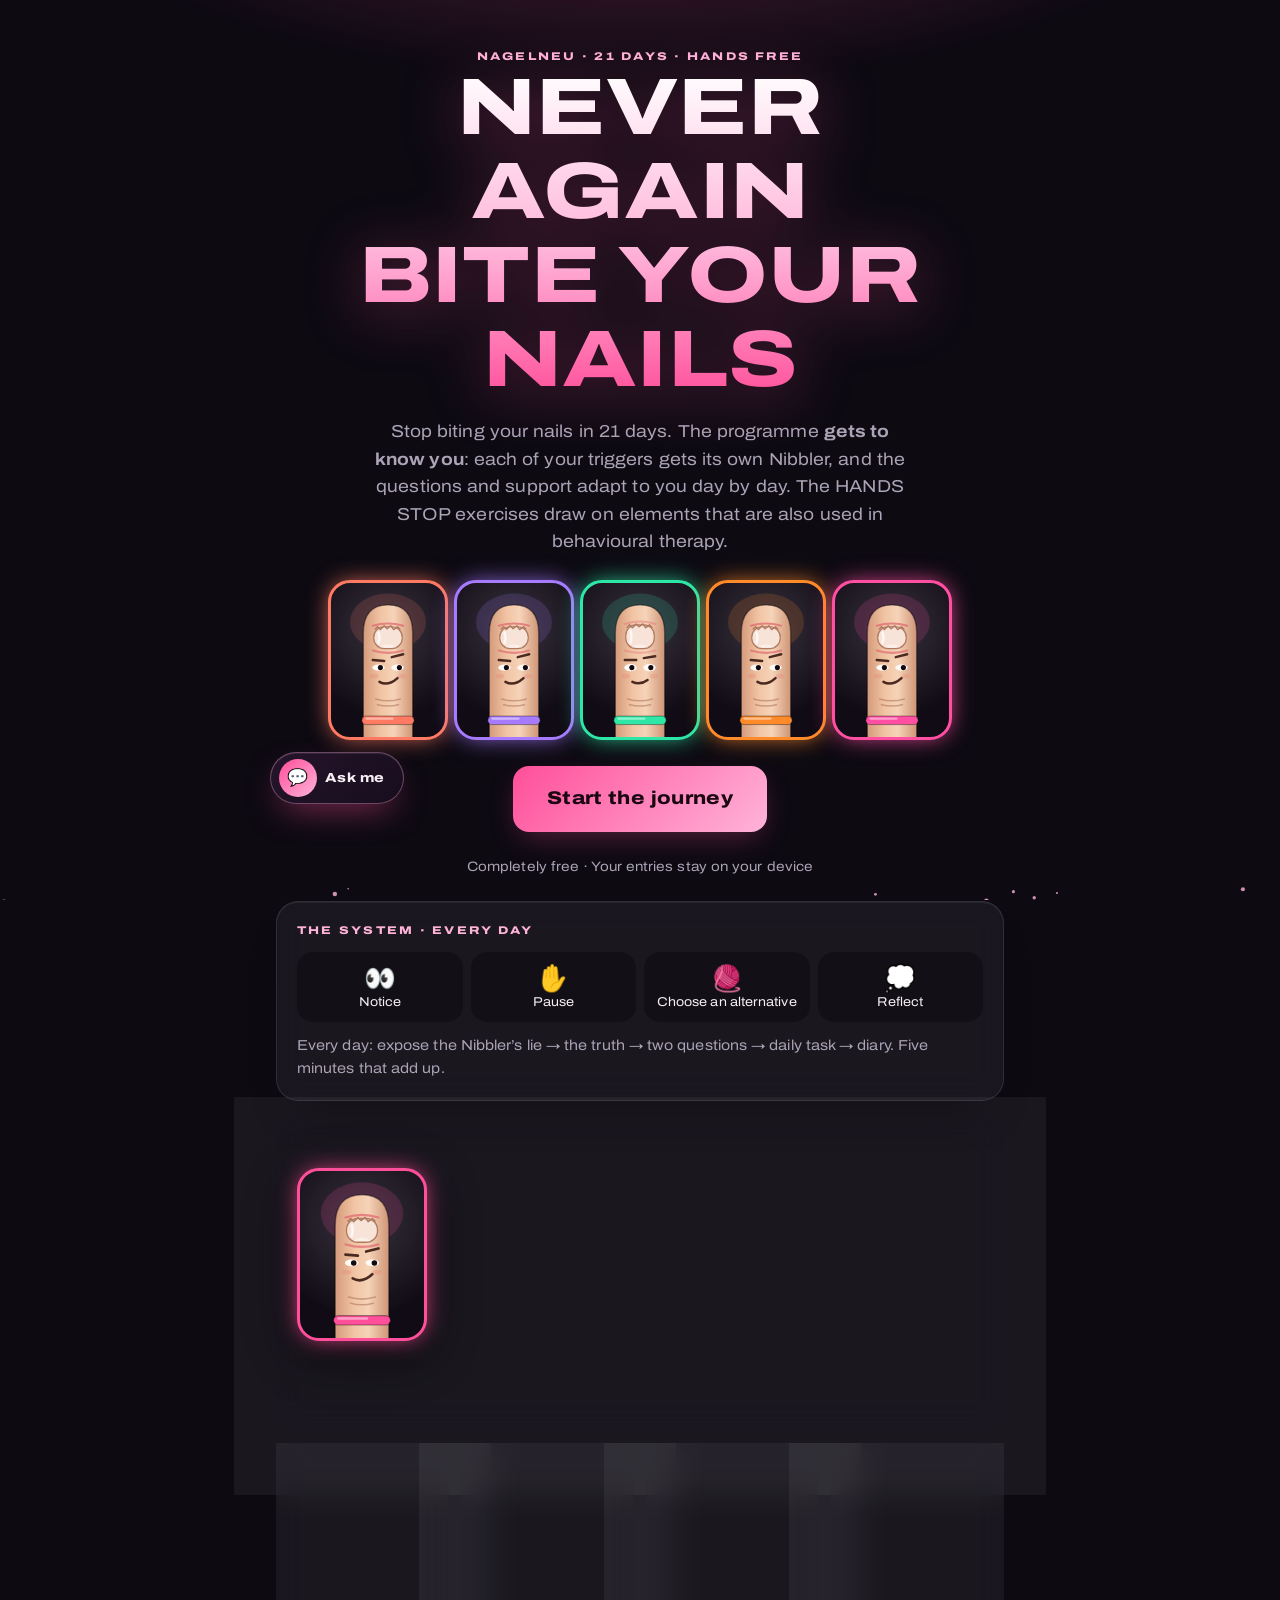
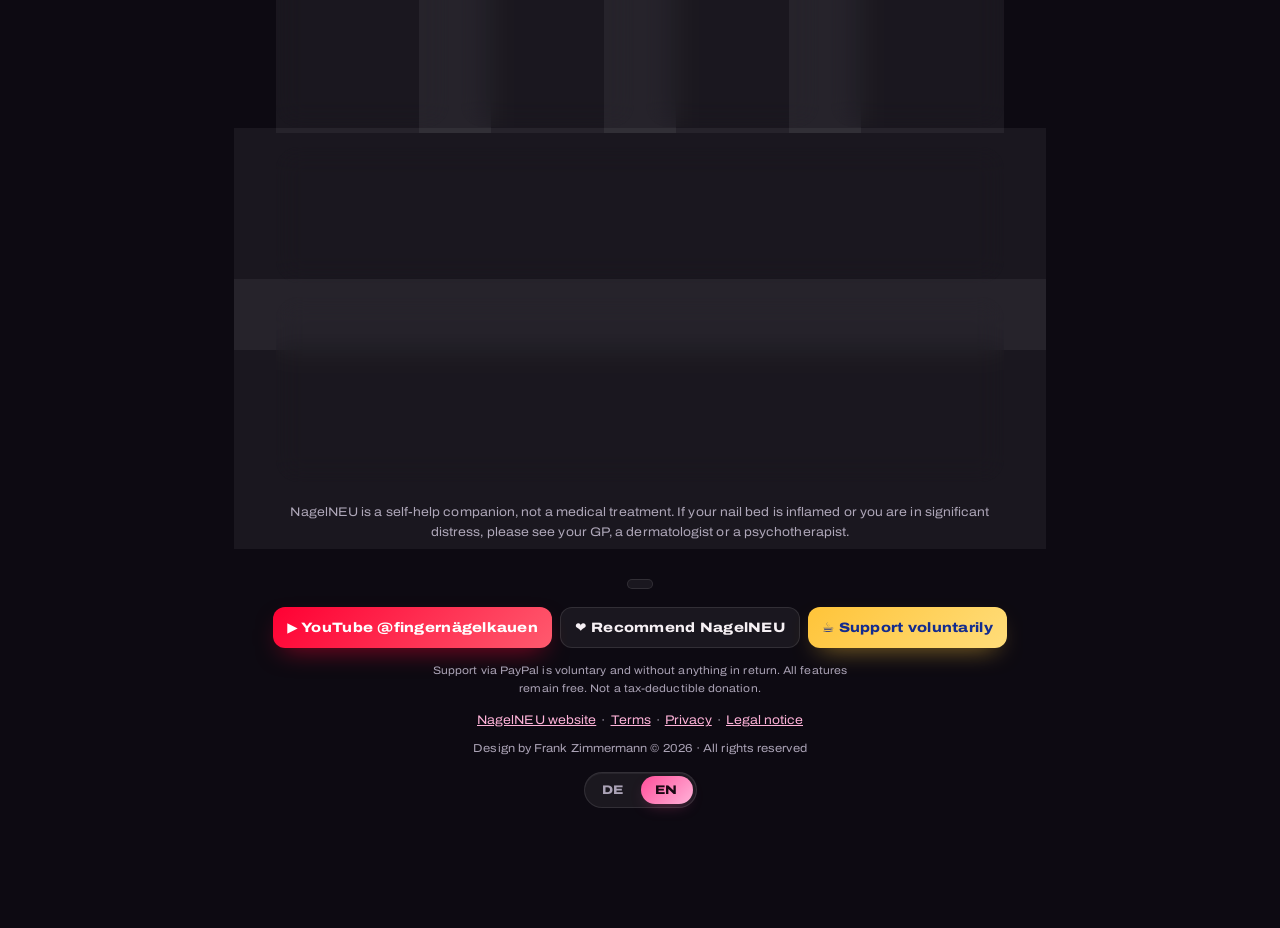
<file: app/index.html>
<!DOCTYPE html>
<html lang="de"><head><meta charset="utf-8"><meta name="viewport" content="width=device-width,initial-scale=1,viewport-fit=cover"><meta name="author" content="Frank Zimmermann"><meta name="copyright" content="Design by Frank Zimmermann © 2026">
<!-- Design by Frank Zimmermann © 2026. Alle Rechte vorbehalten. -->
<meta name="theme-color" content="#0d0a12">
<title>NagelNEU: In 21 Tagen nie wieder Nägel kauen</title>
<meta name="description" content="Die 21-Tage-Reise gegen Nägelkauen, die sich an dich anpasst: Knibbler, Fragen und Hilfen entwickeln sich mit jedem Tag.">
<link rel="canonical" href="https://nagelneu.github.io/nagelNEU/app/">
<link rel="icon" href="../assets/img/favicon.svg" type="image/svg+xml"><link rel="apple-touch-icon" href="../assets/img/apple-touch-icon.png">
<meta property="og:type" content="website"><meta property="og:title" content="NagelNEU: In 21 Tagen nie wieder Nägel kauen"><meta property="og:image" content="https://nagelneu.github.io/nagelNEU/assets/img/og-image.png"><meta property="og:url" content="https://nagelneu.github.io/nagelNEU/app/">
<link rel="preload" href="../assets/fonts/archivo-var.woff" as="font" type="font/woff" crossorigin>
<style>
/* Archivo und Caveat liegen lokal (OFL-Lizenz), es wird nichts von Google geladen */
body{font-kerning:normal;font-variant-ligatures:common-ligatures;-webkit-hyphenate-limit-before:4;hyphenate-limit-chars:8 4 4}
p,li,.mu,small{text-wrap:pretty}
h1,h2,h3,.eyebrow{text-wrap:balance}
@media(max-width:480px){p,li{-webkit-hyphens:auto;hyphens:auto}}
@font-face{font-family:'Archivo';src:url('../assets/fonts/archivo-var.woff') format('woff');font-weight:100 900;font-stretch:62% 125%;font-display:swap}
@font-face{font-family:'Caveat';src:url('../assets/fonts/caveat-var.woff') format('woff');font-weight:400 700;font-display:swap}
/* Audi Type (lizenzpflichtig): Wird nur genutzt, wenn die Schrift auf dem Gerät installiert ist. Für das PDF: Dateien in app/fonts/ legen und unten AUDI_PDF=true setzen.
   Audi Type (lizenzpflichtig): Wenn du eine Lizenz hast, lege die Dateien in den Ordner fonts/ neben index.html.
   Ist die Schrift installiert oder vorhanden, wird sie genutzt, sonst übernimmt Archivo Expanded (frei, Google Fonts). */
@font-face{font-family:'AudiTypeExtended';src:local('Audi Type Extended Bold'),local('AudiType-ExtendedBold');font-weight:600 900;font-display:swap}
@font-face{font-family:'AudiTypeExtended';src:local('Audi Type Extended'),local('AudiType-ExtendedNormal');font-weight:300 500;font-display:swap}
@font-face{font-family:'AudiTypeWide';src:local('Audi Type Wide'),local('AudiType-WideNormal');font-weight:300 500;font-display:swap}
@font-face{font-family:'AudiTypeWide';src:local('Audi Type Wide Bold'),local('AudiType-WideBold');font-weight:600 900;font-display:swap}
</style>
<style>
:root{--bg:#0d0a12;--bg2:#16111d;--card:rgba(255,255,255,.055);--line:rgba(255,255,255,.1);--tx:#f6f0f4;--mu:#aba3b6;--ac:#ff4f9a;--ac2:#ffb3d9;--ok:#3ddc97;--bad:#ff4d6d;--r:22px;--glow:rgba(255,79,154,.35);--fh:'AudiTypeExtended','Audi Type Extended','Archivo',system-ui,sans-serif;--fb:'AudiTypeWide','Audi Type Wide','AudiType','Audi Type','Archivo',system-ui,-apple-system,'Segoe UI',Roboto,sans-serif}
[data-ph="1"]{--ac:#ff7a59;--ac2:#ffd166;--glow:rgba(255,122,89,.33)}
[data-ph="2"]{--ac:#b980ff;--ac2:#7bdff2;--glow:rgba(185,128,255,.32)}
[data-ph="3"]{--ac:#3ddc97;--ac2:#ffe27a;--glow:rgba(61,220,151,.3)}
*{box-sizing:border-box;-webkit-tap-highlight-color:transparent}
html{scroll-behavior:smooth}
body{margin:0;background:var(--bg);color:var(--tx);font:400 16px/1.6 var(--fb);font-stretch:112%;letter-spacing:.005em;-webkit-font-smoothing:antialiased;min-height:100vh;overflow-x:hidden}
h1,h2,h3{font-family:var(--fh);font-stretch:125%;font-weight:800;letter-spacing:.005em;line-height:1.05;margin:0;text-transform:uppercase}
canvas#fx{position:fixed;inset:0;width:100%;height:100%;z-index:0;pointer-events:none}
canvas#fw{position:fixed;inset:0;width:100%;height:100%;z-index:105;pointer-events:none}
.glow{position:fixed;inset:-20% -10% auto;height:70vh;background:radial-gradient(60% 60% at 50% 0%,var(--glow),transparent 70%);z-index:0;pointer-events:none;transition:background 1.5s}
#app{position:relative;z-index:2;max-width:760px;margin:0 auto;padding:18px 16px 24px}
button,input,textarea{font:inherit;font-stretch:inherit;}button{color:inherit;cursor:pointer}
.btn{font-family:var(--fh);font-stretch:118%;letter-spacing:.02em;display:inline-flex;align-items:center;justify-content:center;gap:8px;border:0;border-radius:16px;padding:15px 24px;font-weight:800;font-size:1rem;background:linear-gradient(135deg,var(--ac),var(--ac2));color:#1a0712;box-shadow:0 10px 30px -8px var(--glow);transition:transform .15s,box-shadow .2s;cursor:pointer}
.btn:hover{transform:translateY(-2px)}.btn:active{transform:scale(.97)}
.btn.ghost{background:var(--card);color:var(--tx);border:1px solid var(--line);box-shadow:none}
.btn.sm{padding:9px 14px;font-size:.85rem;border-radius:12px}
.btn[disabled]{opacity:.4;pointer-events:none}
.card{background:var(--card);border:1px solid var(--line);border-radius:var(--r);padding:20px;margin:14px 0;backdrop-filter:blur(14px);-webkit-backdrop-filter:blur(14px)}
.eyebrow{font-family:var(--fh);font-stretch:125%;font-size:.7rem;letter-spacing:.2em;text-transform:uppercase;color:var(--ac2);font-weight:800}
.mu{color:var(--mu)}.c{text-align:center}
.top{display:flex;align-items:center;justify-content:space-between;gap:10px;margin-bottom:6px}.top>div:last-child{flex-wrap:wrap;justify-content:flex-end}
@media(max-width:460px){.top .chip{padding:5px 9px;font-size:.72rem}.top .chip:last-child{display:none}}
.logo{font-family:var(--fh);font-stretch:125%;font-weight:800;text-transform:uppercase;font-size:1.15rem;letter-spacing:.04em}.logo b{color:var(--ac)}
.chip{display:inline-flex;gap:6px;align-items:center;background:var(--card);border:1px solid var(--line);border-radius:99px;padding:5px 12px;font-size:.8rem;font-weight:700}
.bar{height:10px;background:rgba(255,255,255,.09);border-radius:99px;overflow:hidden}
.bar>i{display:block;height:100%;background:linear-gradient(90deg,var(--ac),var(--ac2));border-radius:99px;transition:width .8s cubic-bezier(.2,.9,.2,1)}
.hero{text-align:center;padding:30px 0 10px}
.hero h1{font-size:clamp(2.6rem,11vw,5rem);background:linear-gradient(180deg,#fff,var(--ac2) 55%,var(--ac));-webkit-background-clip:text;background-clip:text;color:transparent;filter:drop-shadow(0 8px 30px var(--glow))}
.hero p{max-width:540px;margin:16px auto 24px;color:var(--mu);font-size:1.08rem}
.lineup{display:flex;justify-content:center;align-items:flex-end;gap:6px;flex-wrap:nowrap;margin-top:10px}
.lineup .por{width:clamp(54px,16vw,120px);flex:none}
.lineup .por:nth-child(odd){animation:bob 3.4s ease-in-out infinite}.lineup .por:nth-child(even){animation:bob 3.4s ease-in-out -1.7s infinite}
.feat{display:grid;grid-template-columns:repeat(auto-fit,minmax(210px,1fr));gap:12px}
.feat .card{margin:0}.feat h3{font-size:1.1rem;margin:6px 0}
.big{font-size:2.4rem}
.flow{display:grid;grid-template-columns:repeat(4,1fr);gap:8px;margin-top:12px}
.feat.row{grid-template-columns:repeat(4,minmax(168px,1fr));overflow-x:auto;scroll-snap-type:x mandatory;padding-bottom:6px;margin:14px 0;-webkit-overflow-scrolling:touch}.feat.row>.card{scroll-snap-align:start}.feat.row .big{font-size:1.8rem}.feat.row h3{font-size:.95rem}.feat.row p{font-size:.85rem;margin:6px 0 0}
.flow div{background:rgba(0,0,0,.28);border-radius:16px;padding:12px 4px;text-align:center;font-size:clamp(.6rem,2.3vw,.8rem);line-height:1.2;-webkit-hyphens:auto;hyphens:auto}.flow b{display:block;font-size:1.6rem}
.wiz h2{font-size:1.9rem;margin:8px 0 6px}
.field{display:block;margin:14px 0}.field span{display:block;font-size:.82rem;color:var(--mu);margin-bottom:6px;font-weight:700}
input[type=text],input[type=number],textarea,select{width:100%;background:rgba(0,0,0,.35);border:1px solid var(--line);border-radius:14px;padding:14px;color:var(--tx);font:inherit;outline:0}
input:focus,textarea:focus{border-color:var(--ac);box-shadow:0 0 0 3px var(--glow)}
textarea{min-height:90px;resize:vertical}
.chips{display:flex;flex-wrap:wrap;gap:8px}.pick{border:1px solid var(--line);background:rgba(255,255,255,.04);border-radius:99px;padding:9px 15px;font-weight:700;font-size:.9rem}
.pick.on{background:linear-gradient(135deg,var(--ac),var(--ac2));color:#1a0712;border-color:transparent}
.pgrid{display:grid;grid-template-columns:1fr 1fr;gap:10px}
.dots{display:flex;gap:6px;margin:6px 0 4px}.dots i{height:5px;flex:1;border-radius:9px;background:rgba(255,255,255,.12)}.dots i.on{background:var(--ac)}
nav.dock{position:fixed;left:50%;transform:translateX(-50%);bottom:14px;z-index:50;display:flex;gap:2px;background:rgba(22,17,29,.84);backdrop-filter:blur(18px);-webkit-backdrop-filter:blur(18px);border:1px solid var(--line);border-radius:26px;padding:6px;width:min(94vw,520px)}
nav.dock button{flex:1;background:none;border:0;padding:8px 2px;border-radius:20px;font-size:.62rem;font-weight:800;color:var(--mu);display:flex;flex-direction:column;align-items:center;gap:2px}
nav.dock button span{font-size:1.25rem}nav.dock button.on{background:rgba(255,255,255,.1);color:var(--tx)}
#sos{position:fixed;right:max(14px,calc(50% - 370px));bottom:96px;z-index:60;width:68px;height:68px;border-radius:50%;border:0;background:radial-gradient(circle at 30% 30%,#ff8bc0,#d4146a);color:#fff;font-weight:900;font-size:.58rem;box-shadow:0 0 0 0 rgba(255,60,140,.6),0 12px 30px rgba(212,20,106,.5);animation:pulse 2.4s infinite}
#sos b{display:block;font-size:1.5rem;line-height:1}
@keyframes pulse{70%{box-shadow:0 0 0 18px rgba(255,60,140,0),0 12px 30px rgba(212,20,106,.5)}100%{box-shadow:0 0 0 0 rgba(255,60,140,0),0 12px 30px rgba(212,20,106,.5)}}
.countdown{display:grid;grid-template-columns:repeat(4,1fr);gap:8px;text-align:center}
.countdown div{background:rgba(0,0,0,.3);border-radius:14px;padding:10px 4px}.countdown b{display:block;font-size:1.5rem;font-family:var(--fh);font-stretch:125%;font-weight:800}.countdown small{color:var(--mu);font-size:.7rem}
.stats{display:grid;grid-template-columns:repeat(3,1fr);gap:8px}.stat{background:rgba(0,0,0,.28);border-radius:16px;padding:12px;text-align:center}.stat b{display:block;font-size:1.25rem;color:var(--ac2)}.stat small{font-size:.7rem;color:var(--mu)}
.stage{position:relative;display:flex;gap:14px;align-items:flex-end}
.stage .por{width:130px;flex:none;filter:drop-shadow(0 12px 20px rgba(0,0,0,.6))}
.bubble{position:relative;background:#fff;color:#1b1320;border-radius:20px 20px 20px 4px;padding:14px 16px;font-weight:600;font-size:.98rem;line-height:1.4}
.bubble:before{content:'';position:absolute;left:-9px;bottom:0;border:9px solid transparent;border-right-color:#fff;border-bottom-color:#fff;border-left:0;border-top:0}
.bubble small{display:block;font-weight:800;color:#c4136a;margin-bottom:3px;letter-spacing:.06em;text-transform:uppercase;font-size:.68rem}
.power{margin-top:12px}.power .bar>i{background:linear-gradient(90deg,#ff4d6d,#ff9ad0)}
.steps{display:flex;gap:6px;margin:6px 0 14px}.steps i{flex:1;height:6px;border-radius:9px;background:rgba(255,255,255,.12)}.steps i.on{background:var(--ac)}.steps i.ok{background:var(--ok)}
.truth{border-left:4px solid var(--ok);padding-left:14px;white-space:pre-line}
.mission{white-space:pre-line}
.opt{display:block;width:100%;text-align:left;background:rgba(255,255,255,.05);border:1px solid var(--line);border-radius:16px;padding:14px 16px;margin:9px 0;font-weight:600;transition:.15s}
.opt:hover{border-color:var(--ac);transform:translateX(3px)}
.opt.ok{background:rgba(61,220,151,.18);border-color:var(--ok)}.opt.bad{background:rgba(255,77,109,.18);border-color:var(--bad);animation:shake .4s}
.opt[disabled]{pointer-events:none}
@keyframes shake{25%{transform:translateX(-6px)}75%{transform:translateX(6px)}}
.fb{margin-top:10px;padding:14px;border-radius:16px;background:rgba(0,0,0,.3)}
.tag{display:inline-block;font-size:.7rem;font-weight:800;background:rgba(255,255,255,.1);padding:4px 10px;border-radius:99px;color:var(--ac2);margin-bottom:8px}
.callback{font-style:italic;border-left:3px solid var(--ac2);padding:6px 12px;color:var(--mu);margin:10px 0}
.check{display:flex;gap:10px;align-items:flex-start;padding:10px 0;cursor:pointer}.check i{flex:none;width:24px;height:24px;border-radius:8px;border:2px solid var(--line);display:grid;place-items:center;font-style:normal}.check.on i{background:var(--ok);border-color:var(--ok);color:#06251a}
input[type=range]{width:100%;accent-color:var(--ac)}
.moods{display:flex;gap:8px;justify-content:space-between}.moods button{flex:1;font-size:1.7rem;background:rgba(255,255,255,.05);border:1px solid var(--line);border-radius:14px;padding:8px 0}.moods button.on{border-color:var(--ac);background:var(--glow)}
.road{position:relative;padding:10px 0}
.node{display:flex;align-items:center;gap:14px;margin:0 0 10px;position:relative}
.node:nth-child(even){flex-direction:row-reverse;text-align:right}
.dot{flex:none;width:58px;height:58px;border-radius:50%;display:grid;place-items:center;font-family:var(--fh);font-stretch:125%;font-weight:800;font-size:1.25rem;background:rgba(255,255,255,.07);border:2px solid var(--line);position:relative}
.node.done .dot{background:var(--ok);color:#06251a;border-color:var(--ok)}
.node.cur .dot{background:linear-gradient(135deg,var(--ac),var(--ac2));color:#1a0712;border:0;box-shadow:0 0 0 6px var(--glow);animation:pulse2 2s infinite}
.node.lock{opacity:.45}
@keyframes pulse2{50%{box-shadow:0 0 0 12px transparent}}
.node .t{flex:1;background:var(--card);border:1px solid var(--line);border-radius:16px;padding:10px 14px;cursor:pointer}.node .t b{display:block}.node .t small{color:var(--mu)}
.phase{font-family:var(--fh);font-stretch:125%;font-weight:800;text-transform:uppercase;color:var(--ac2);margin:22px 0 10px;font-size:1.1rem}
.badges{display:grid;grid-template-columns:repeat(auto-fill,minmax(150px,1fr));gap:10px}.badge{background:rgba(0,0,0,.28);border-radius:16px;padding:12px;text-align:center;font-size:.8rem}.badge.off{opacity:.3;filter:grayscale(1)}.badge span{font-size:2rem;display:block}
.hl{display:flex;gap:10px;align-items:center;padding:8px 0;border-bottom:1px solid var(--line);font-size:.92rem}.hl:last-child{border:0}.hl.off{opacity:.4}
.modal{position:fixed;inset:0;z-index:100;background:rgba(6,4,9,.88);backdrop-filter:blur(8px);display:flex;align-items:flex-start;justify-content:center;overflow:auto;padding:20px 14px 40px;animation:fade .25s}
.modal>div{width:min(560px,100%);margin:auto}
@keyframes fade{from{opacity:0}}
.breath{width:230px;height:230px;margin:20px auto;border-radius:50%;background:radial-gradient(circle,var(--ac2),var(--ac) 60%,transparent 72%);display:grid;place-items:center;font-family:var(--fh);font-stretch:125%;font-weight:800;font-size:1.35rem;color:#1a0712;transform:scale(.55);transition:transform 3s ease-in-out;text-align:center;text-transform:uppercase;padding:30px}
.breath.in{transform:scale(1)}.breath.out{transform:scale(.55);transition-duration:6s}
.toasts{position:fixed;top:12px;left:50%;transform:translateX(-50%);z-index:120;display:flex;flex-direction:column;gap:8px;align-items:center;pointer-events:none}
.toast{background:#fff;color:#16111d;border-radius:99px;padding:10px 18px;font-weight:800;font-size:.9rem;box-shadow:0 10px 30px rgba(0,0,0,.5);animation:drop .4s cubic-bezier(.2,1.4,.4,1)}.toast.out{opacity:0;transform:translateY(-10px);transition:.4s}
@keyframes drop{from{opacity:0;transform:translateY(-24px)}}
.rise{animation:rise .5s both}@keyframes rise{from{opacity:0;transform:translateY(14px)}}
@keyframes bob{50%{transform:translateY(-6px)}}
.warn{font-size:.78rem;color:var(--mu);margin-top:20px;text-align:center}
.hotline{background:rgba(61,220,151,.1);border:1px solid rgba(61,220,151,.35);border-radius:16px;padding:12px 14px;font-size:.88rem}
.rev{opacity:0;transform:translateY(24px);transition:.7s}.rev.v{opacity:1;transform:none}
.por{display:block;width:100%;aspect-ratio:3/4;border-radius:22px;border:3px solid var(--c,#ff4f9a);background:radial-gradient(circle at 50% 30%,rgba(255,255,255,.13),rgba(0,0,0,.4) 72%),#1b1322;box-shadow:0 0 24px -4px var(--c,#ff4f9a);overflow:hidden}
.por svg{width:100%;height:100%;display:block}
.pgal{display:grid;grid-template-columns:repeat(auto-fill,minmax(130px,1fr));gap:10px;margin-top:12px}
.pgal figure{margin:0;background:rgba(0,0,0,.3);border-radius:14px;overflow:hidden}.pgal img{width:100%;aspect-ratio:1;object-fit:cover;display:block}.pgal figcaption{font-size:.75rem;padding:6px 8px;display:flex;justify-content:space-between;align-items:center}
.vs{display:grid;grid-template-columns:1fr 1fr;gap:8px;margin-top:10px}.vs img{width:100%;aspect-ratio:1;object-fit:cover;border-radius:14px}

.catchrow{display:flex;gap:12px;align-items:stretch;margin-top:10px}.catchrow>*{min-width:0}
.catchbtn{flex:1.15;border:0;border-radius:22px;padding:18px 10px;background:linear-gradient(145deg,var(--ac),var(--ac2));color:#1a0712;display:flex;flex-direction:column;align-items:center;justify-content:center;gap:3px;box-shadow:0 16px 36px -12px var(--glow),inset 0 -5px 0 rgba(0,0,0,.16),inset 0 2px 0 rgba(255,255,255,.45);transition:transform .12s,box-shadow .12s}
.catchbtn:active{transform:translateY(3px) scale(.97);box-shadow:0 6px 16px -8px var(--glow),inset 0 -2px 0 rgba(0,0,0,.16)}
.catchbtn b{font-size:2.1rem;line-height:1}.catchbtn span{font-family:var(--fh);font-stretch:125%;font-weight:800;font-size:1.3rem;text-transform:uppercase}.catchbtn small{font-size:.68rem;opacity:.75;text-align:center}
.catchstats{flex:1;display:grid;gap:6px;min-width:0}.catchstats div{background:rgba(0,0,0,.3);border-radius:12px;padding:6px 12px;display:flex;justify-content:space-between;align-items:center;gap:6px}.catchstats b{font-family:var(--fh);font-stretch:118%;font-size:1.05rem;color:var(--ac2);white-space:nowrap}.catchstats b.over{color:var(--bad)}.catchstats small{color:var(--mu);font-size:.72rem}
.trend{display:flex;gap:4px;align-items:flex-end;height:76px;margin-top:14px;padding-bottom:14px;position:relative}.trend div{flex:1;height:100%;position:relative;display:flex;gap:2px;align-items:flex-end;justify-content:center}.trend i{display:block;width:42%;border-radius:4px 4px 2px 2px}.trend i.c{background:linear-gradient(180deg,#6ff0b8,#25b07c)}.trend i.s{background:linear-gradient(180deg,#ff8a9e,#ff4d6d)}.trend .g{position:absolute;left:8%;right:8%;height:2px;background:var(--ac2);opacity:.8;border-radius:2px}.trend em{position:absolute;bottom:-15px;font-size:.6rem;color:var(--mu);font-style:normal}
.tips{margin-top:14px;background:rgba(0,0,0,.28);border:1px solid var(--line);border-radius:16px;padding:12px 14px}.tips p{margin:6px 0 0;font-size:.92rem}
.voicebox{margin:8px 0 6px;padding:14px;border-radius:16px;background:rgba(0,0,0,.25);border:1px dashed var(--line)}
.flab{display:flex!important;justify-content:space-between;align-items:center;gap:8px}
.mic{flex:none;width:38px;height:38px;border-radius:50%;border:1px solid var(--line);background:rgba(255,255,255,.07);font-size:1.05rem;display:grid;place-items:center}.mic.on{background:#ff3b5c;border-color:#ff3b5c;animation:pulse 1.4s infinite}
.btn.rec{background:linear-gradient(135deg,#ff3b5c,#ff8a8a);color:#fff;animation:pulse 1.6s infinite}
.pdfcard{background:linear-gradient(135deg,rgba(255,79,154,.18),rgba(255,255,255,.04));border-color:rgba(255,179,217,.35)}
.por{transition:transform .25s ease;will-change:transform}
.card{box-shadow:inset 0 1px 0 rgba(255,255,255,.06),0 24px 48px -30px rgba(0,0,0,.9)}
.gstep{display:flex;gap:12px;margin-top:18px}.gstep>b{flex:none;width:30px;height:30px;border-radius:50%;display:grid;place-items:center;background:linear-gradient(135deg,var(--ac),var(--ac2));color:#1a0712;font-family:var(--fh);font-stretch:125%}.gstep>div{flex:1;min-width:0}
input[type=email]{width:100%;background:rgba(0,0,0,.35);border:1px solid var(--line);border-radius:14px;padding:14px;color:var(--tx);font:inherit;outline:0}
.btn.pp{background:linear-gradient(135deg,#ffc439,#ffdd7a);color:#142c8e;box-shadow:0 10px 26px -12px rgba(255,196,57,.7)}
.ppnote{font-size:.68rem;color:var(--mu);margin:0 auto 12px;max-width:420px}
.btn.yt{background:linear-gradient(135deg,#ff0033,#ff5a6e);color:#fff;text-decoration:none;box-shadow:0 10px 26px -10px rgba(255,0,51,.6)}
.ytcard{display:flex;gap:14px;align-items:flex-start}.ytcard .big{color:#ff3355}
.follow{display:flex;gap:8px;justify-content:center;flex-wrap:wrap;margin:0 0 14px}
.reviews{display:grid;grid-template-columns:repeat(auto-fit,minmax(180px,1fr));gap:10px;max-width:760px;margin:0 auto 16px;text-align:left}.reviews figure{margin:0;background:var(--card);border:1px solid var(--line);border-radius:16px;padding:14px}.stars{color:#ffc94d;letter-spacing:2px}.stars span{color:rgba(255,255,255,.2)}.reviews blockquote{margin:6px 0;font-size:.88rem;color:var(--tx)}.reviews figcaption{font-weight:800;font-size:.8rem;color:var(--ac2)}
html.dopen,html.dopen body{overflow:hidden}
#diary{position:fixed;inset:0;z-index:95;background:rgba(8,5,12,.74);backdrop-filter:blur(8px);-webkit-backdrop-filter:blur(8px);display:flex;justify-content:center;padding:max(10px,env(safe-area-inset-top,0px)) max(10px,env(safe-area-inset-right,0px)) max(10px,env(safe-area-inset-bottom,0px)) max(10px,env(safe-area-inset-left,0px));animation:fade .25s}
.dwin{width:min(900px,100%);height:100%;display:flex;flex-direction:column;background:#211a26;border:1px solid var(--line);border-radius:20px;overflow:hidden;box-shadow:0 40px 90px -20px rgba(0,0,0,.85)}
.dbar{display:flex;align-items:center;gap:10px;padding:10px 12px;background:#0d0a12;border-bottom:1px solid var(--line);flex-wrap:wrap}
.dlogo{font-family:var(--fh);font-stretch:125%;font-weight:800;text-transform:uppercase;font-size:.95rem;letter-spacing:.03em}.dlogo i{font-style:normal;color:#ff6aa8}.dlogo span{margin-left:8px;font-size:.6rem;letter-spacing:.2em;color:var(--mu)}
.dnav{display:flex;gap:6px;align-items:center;flex:1;justify-content:center;min-width:0}
.dnav button,.dtools button{border:1px solid var(--line);background:rgba(255,255,255,.06);border-radius:12px;min-width:38px;height:38px;font-size:1.1rem;color:var(--tx)}.dnav button[disabled]{opacity:.35}
.dnav select{max-width:210px;min-width:118px;flex:1;padding:8px 10px;border-radius:12px;background:#1a141f;color:var(--tx);border:1px solid var(--line);font:inherit;font-size:.85rem}
.dtools{display:flex;gap:6px}.dpdf{padding:0 12px;font-size:.85rem!important;font-weight:800}
.dscroll{flex:1;overflow:auto;padding:18px max(10px,2vw) 30px;-webkit-overflow-scrolling:touch;overscroll-behavior:contain}
.paper{--pi:#2440a8;--pk:#170f1a;--pm:#6d6370;--pl:#d8cdc6;--pp:#d8346e;background:#fbf6f1;color:var(--pk);border-radius:6px;max-width:820px;margin:0 auto;box-shadow:0 2px 0 #e9dfd8,0 4px 0 #ddd2ca,0 34px 60px -20px rgba(0,0,0,.75);overflow:hidden;font-stretch:104%}
.dfoot{text-align:center;color:var(--mu);font-size:.75rem;margin:14px 0 0}
.phd{display:flex;justify-content:space-between;align-items:center;background:#0d0a12;color:#fff;padding:10px clamp(14px,3vw,24px)}.phd span{font-family:var(--fh);font-stretch:125%;font-weight:800;letter-spacing:.04em;font-size:.9rem;line-height:1.1}.phd b{color:#ff6aa8}.phd small{display:block;font-family:var(--fb);font-weight:400;font-size:.45rem;letter-spacing:.2em;color:#b9adbd}.phd em{font-style:normal;font-family:var(--fh);font-weight:800;font-size:.55rem;letter-spacing:.2em;color:#ffb3d9}
.pstrip{height:4px;background:linear-gradient(90deg,#ff4f9a,#ffb3d9)}.pstrip.s1{background:linear-gradient(90deg,#ff7a59,#ffd166)}.pstrip.s2{background:linear-gradient(90deg,#b980ff,#7bdff2)}.pstrip.s3{background:linear-gradient(90deg,#3ddc97,#ffe27a)}
.pbody{padding:22px clamp(14px,4vw,40px) 30px;display:grid;gap:14px}
.plab{display:flex;align-items:center;justify-content:space-between;gap:8px;font-family:var(--fh);font-stretch:118%;font-weight:800;font-size:.62rem;letter-spacing:.13em;text-transform:uppercase;color:var(--pp)}.plab.mu{color:var(--pm)}.plab small{color:var(--pm);letter-spacing:.03em;text-transform:none;font-family:var(--fb);font-weight:400;font-style:italic;margin-right:auto}.plab.sm{font-size:.55rem}
.peye{font-family:var(--fh);font-weight:800;font-size:.62rem;letter-spacing:.14em;text-transform:uppercase;color:var(--pp)}
.ptitle{color:var(--pk);font-size:clamp(1.3rem,4vw,1.9rem);text-wrap:balance}
.pbar{display:block;width:44px;height:4px;border-radius:4px;background:linear-gradient(90deg,#ff4f9a,#ffb07a);margin-top:-6px}
.dtop{display:flex;justify-content:space-between;gap:12px;align-items:flex-end;flex-wrap:wrap}.dnum{font-family:var(--fh);font-stretch:125%;font-weight:800;font-size:clamp(3rem,10vw,4.4rem);line-height:.9;color:var(--pk)}.dnum small{font-size:1.1rem;color:var(--pp);margin-left:4px}
.dright{display:grid;gap:6px;justify-items:end}.ddots{display:flex;gap:4px;flex-wrap:wrap;justify-content:flex-end;max-width:330px}.ddots i{width:10px;height:10px;border-radius:50%;border:1.2px solid #bfb3ab}.ddots i.ok{background:var(--pk);border-color:var(--pk)}.ddots i.cur{background:#ff4f9a;border-color:#ff4f9a}
.drow{display:flex;gap:14px;align-items:center}.drow>.por{width:96px;flex:none}
.pbub{position:relative;flex:1;min-width:0;background:#fff;border:1.5px solid #2a1f2c;border-radius:18px;padding:12px 16px;font-weight:700;font-size:.98rem;box-shadow:0 10px 24px -14px rgba(40,10,30,.4)}.pbub small{display:block;font-family:var(--fh);font-size:.58rem;letter-spacing:.14em;text-transform:uppercase;color:var(--pp);margin-bottom:4px}
.pcols{display:grid;grid-template-columns:1fr 1fr;gap:12px}
.pgreen{background:linear-gradient(90deg,#e3f4ea,#fbf6f1);border-left:4px solid #25b07c;border-radius:4px;padding:12px 14px;min-width:0}
.pbox{background:#fff;border:1px solid var(--pl);border-radius:14px;padding:12px 14px;box-shadow:0 8px 20px -16px rgba(40,10,30,.4);min-width:0}
.pgreen p,.pbox p{margin:6px 0 0;font-size:.9rem;line-height:1.5;white-space:pre-line}
.pchk{display:flex;align-items:center;gap:8px;border:0;background:none;padding:6px 0;font-weight:800;color:var(--pk);font-size:.9rem;text-align:left}
.pchk i,.pchip i,.pnail i{flex:none;width:20px;height:20px;border:1.6px solid #3a2f3d;border-radius:5px;background:#fff;position:relative}
.pchk.on i::after,.pchip.on i::after,.pnail.on i::after{content:'';position:absolute;left:5px;top:0;width:6px;height:12px;border:solid var(--pi);border-width:0 3px 3px 0;transform:rotate(40deg)}
.pchk.big{font-size:1rem;margin-top:6px}
.ptips{background:#fff3f8;border:1px solid #f2b9d0;border-radius:14px;padding:12px 14px}.ptips p{margin:5px 0 0;font-size:.88rem;color:#3a2236}
.pvoice{background:#1e1420;color:#f1e9ef;border-radius:16px;padding:14px;display:grid;gap:8px;box-shadow:0 16px 30px -18px rgba(0,0,0,.7)}.pvoice p{margin:0;font-size:.82rem;color:#cfc3d3}
.vbig{border:0;border-radius:14px;padding:14px;font-family:var(--fh);font-stretch:118%;font-weight:800;font-size:1rem;background:linear-gradient(135deg,#ff4f9a,#ffb3d9);color:#1a0712;box-shadow:inset 0 -4px 0 rgba(0,0,0,.15)}.vbig.on{background:linear-gradient(135deg,#ff3b5c,#ff8a8a);color:#fff;animation:pulse 1.4s infinite}
.vlive{background:rgba(255,255,255,.08);border-radius:10px;padding:8px 12px;font-family:'Caveat','Segoe Print','Bradley Hand','Comic Sans MS',cursive;font-size:1.4rem;line-height:1.3;color:#ffd3e6;min-height:44px}
.ptrack{display:grid;grid-template-columns:repeat(auto-fit,minmax(180px,1fr));gap:14px}
.ptg{display:grid;grid-template-columns:repeat(7,24px);gap:5px;margin-top:6px}.pt{width:24px;height:24px;border-radius:50%;border:1.3px solid #3a2f3d;background:#fff;position:relative;padding:0}.pt.on::after{content:'';position:absolute;left:3px;right:3px;top:calc(50% - 1.4px);height:2.8px;background:var(--pi);transform:rotate(-45deg);border-radius:2px}
.prow{display:flex;flex-wrap:wrap;gap:4px;margin-top:6px}.pc{width:27px;height:27px;border-radius:50%;border:1.3px solid #3a2f3d;background:#fff;font-weight:800;font-size:.7rem;color:var(--pk);padding:0}.pc.on{box-shadow:0 0 0 3px #fff,0 0 0 5px var(--pi);color:var(--pi)}
.pstep{display:flex;align-items:center;gap:10px;margin-top:6px}.pstep button{width:34px;height:34px;border-radius:50%;border:1.3px solid #3a2f3d;background:#fff;font-size:1.1rem;font-weight:800;color:var(--pk)}.pstep b{font-size:1.9rem;min-width:28px;text-align:center}
.pmu{color:var(--pm);font-size:.8rem;margin:0}
.pduel{background:#1e1420;color:#fff;border-radius:16px;padding:14px 16px;border-left:4px solid #ff4f9a;display:grid;gap:6px}.pduel .plab{color:#ffb3d9}
.pq{display:flex;gap:10px;align-items:flex-start;text-align:left;background:rgba(255,255,255,.05);border:1px solid rgba(255,255,255,.14);border-radius:12px;padding:9px 12px;color:#f1e9ef;font-size:.88rem}.pq i{flex:none;width:20px;height:20px;border-radius:50%;border:1px solid #fff;display:grid;place-items:center;font-style:normal;font-size:.65rem;font-weight:800}.pq.ok{background:rgba(61,220,151,.22);border-color:#3ddc97}.pq.bad{background:rgba(255,77,109,.22);border-color:#ff4d6d}.pq[disabled]{cursor:default}.pwhy{margin:4px 0 0;font-size:.84rem;color:#ffd3e6}
.paper textarea.lined{width:100%;border:0;border-radius:0;background:transparent repeating-linear-gradient(transparent 0 33px,var(--pl) 33px 34px);line-height:34px;padding:0 4px;font-family:'Caveat','Segoe Print','Bradley Hand','Comic Sans MS',cursive;font-size:1.5rem;color:var(--pi);resize:none;min-height:84px;overflow:hidden;outline:0;box-shadow:none}
.paper textarea.lined:focus{background-color:rgba(36,64,168,.04);box-shadow:none}
.paper textarea.lined.sm{font-size:1.15rem;line-height:26px;background:transparent repeating-linear-gradient(transparent 0 25px,var(--pl) 25px 26px);min-height:52px}
.paper textarea.lined::placeholder,.inkin::placeholder{color:#b8aebf}
.inkin{border:0;border-bottom:1.3px solid var(--pl);background:transparent;font-family:'Caveat','Segoe Print','Bradley Hand','Comic Sans MS',cursive;font-size:1.5rem;color:var(--pi);padding:2px 4px;outline:0;min-width:0;width:100%;border-radius:0}.inkin:focus{border-bottom-color:var(--pi);box-shadow:none}
.inkfix{font-family:'Caveat','Segoe Print','Bradley Hand','Comic Sans MS',cursive;font-size:1.45rem;color:var(--pi)}.inkfix.sm{font-size:1.05rem}
.pstolz{display:flex;align-items:center;gap:10px}.pstolz b{white-space:nowrap;font-size:.88rem}
.pmic{flex:none;width:34px;height:34px;border-radius:50%;border:1px solid var(--pl);background:#fff;font-size:1rem;display:inline-grid;place-items:center;padding:0;color:var(--pk);letter-spacing:0}.pmic.on{background:#ff3b5c;color:#fff;border-color:#ff3b5c;animation:pulse 1.4s infinite}
.pol{margin:0;background:#fff;padding:6px 6px 4px;box-shadow:0 10px 20px -10px rgba(0,0,0,.45);transform:rotate(2deg);width:112px;flex:none;display:block;cursor:pointer}.pol img{width:100%;aspect-ratio:1;object-fit:cover;display:block}.pol figcaption{font-family:'Caveat','Segoe Print','Bradley Hand','Comic Sans MS',cursive;color:var(--pi);text-align:center;font-size:1rem}
.pslot{width:112px;flex:none;aspect-ratio:.86;border:1.5px dashed #cdbfb6;border-radius:6px;display:grid;place-content:center;text-align:center;font-size:.72rem;color:var(--pm);gap:2px;cursor:pointer;padding:6px}.pslot b{color:var(--pk)}
.pvs{display:flex;gap:16px;flex-wrap:wrap}
.pchips{display:flex;flex-wrap:wrap;gap:6px;margin-top:6px}.pchip{display:inline-flex;align-items:center;gap:6px;border:1px solid #cdbfb6;background:#fff;border-radius:99px;padding:5px 12px 5px 6px;font-weight:700;font-size:.8rem;color:var(--pk)}.pchip i{width:16px;height:16px}.pchip.on i::after{left:4px;top:-1px;width:5px;height:10px;border-width:0 2.5px 2.5px 0}.pchip.on{border-color:var(--pi)}
.pgrid2{display:grid;grid-template-columns:1fr 1fr;gap:12px 18px}.pgrid2 label{display:grid;gap:4px}.pgrid3{display:grid;grid-template-columns:repeat(3,1fr);gap:10px}
.pdark{background:#1e1420;color:#f1e9ef;border-radius:14px;padding:14px 16px;border-left:4px solid #ff4f9a}.pdark p{margin:6px 0 0;font-size:.9rem}.pdark .plab{color:#ffb3d9}
.ptrig{display:grid;grid-template-columns:1fr 1fr;gap:12px}.ptc{background:#fff;border:1.5px solid var(--pl);border-radius:14px;padding:10px 12px;display:grid;gap:6px;min-width:0}.ptc.on{border-color:var(--c);box-shadow:0 0 0 3px rgba(255,79,154,.12)}
.ptch{display:flex;align-items:center;gap:10px;border:0;background:none;padding:0;text-align:left;color:var(--pk)}.ptch>span:nth-child(2){flex:1;min-width:0}.ptch small{display:block;color:var(--pm);font-size:.72rem}.ptch .por{width:40px;flex:none;border-width:2px}.pnum{width:24px;height:24px;flex:none;border-radius:50%;border:1.5px solid #3a2f3d;display:grid;place-items:center;font-weight:800;font-size:.8rem}.ptc.on .pnum{background:#ff4f9a;border-color:#ff4f9a;color:#fff}
.plie{margin:0;font-style:italic;font-size:.82rem}
.pradar{display:flex;gap:3px;align-items:flex-end;height:70px;background:#fff;border:1px solid var(--pl);border-radius:10px;padding:8px}.pradar i{flex:1;background:#e6c6d3;border-radius:3px}.pradar i.hot{background:#ff4f9a}.pradl{display:flex;justify-content:space-between;font-size:.65rem;color:var(--pm)}
.pnail{display:flex;gap:10px;align-items:center;font-size:.85rem;padding:6px 0;border-bottom:1px solid var(--pl)}.pnail i{width:16px;height:16px}.pnail.on i::after{left:4px;top:-1px;width:5px;height:10px;border-width:0 2.5px 2.5px 0}
.pnums{display:grid!important;grid-template-columns:auto auto;gap:2px 14px;align-items:baseline;white-space:normal!important}.pnums b{font-family:'Caveat','Segoe Print','Bradley Hand','Comic Sans MS',cursive;font-size:1.35rem;color:var(--pi);font-weight:700}
.pvl{display:grid;gap:8px}.pvl audio{width:100%}.pvl small{color:var(--pm)}
.pcover{background:#0d0a12 radial-gradient(70% 60% at 50% 0%,rgba(255,79,154,.5),transparent 70%);color:#fff;text-align:center;padding:30px 20px 26px}.pclogo{font-family:var(--fh);font-stretch:125%;font-weight:800;font-size:1.3rem}.pclogo b{color:#ff6aa8}.pclogo small{display:block;font-size:.5rem;letter-spacing:.2em;color:#c9bccc;font-family:var(--fb);font-weight:400}
.pceye{font-family:var(--fh);font-weight:800;font-size:.6rem;letter-spacing:.2em;color:#ff6aa8;margin:22px 0 10px}.pcover h1{font-size:clamp(2rem,8vw,3.4rem);color:#ffe1ef}.pcover h1 span{color:#ff5ea2}.pcline{display:flex;gap:8px;justify-content:center;margin:20px 0 14px}.pcline .por{width:clamp(48px,13vw,92px)}.pcsub{font-family:var(--fh);font-stretch:125%;font-weight:800;letter-spacing:.18em;color:#ffb3d9}
.dopenbtn{cursor:pointer;color:var(--tx)}
@media(max-width:600px){.pfoot span:nth-child(2){display:none}.pcols,.pgrid2,.ptrig{grid-template-columns:1fr}.drow{flex-wrap:wrap}.drow>.por{width:76px}.pgrid3{grid-template-columns:1fr}.pstolz{flex-wrap:wrap}.dlogo span{display:none}.dnav select{max-width:none}.dbar{gap:8px}.dlogo{flex:1 0 100%;text-align:center;font-size:.85rem}.dnav{flex:1}.ptg{grid-template-columns:repeat(7,26px)}}

.fpwrap{display:grid;grid-template-columns:minmax(0,1fr) minmax(0,1fr);gap:16px;align-items:center;margin-top:14px}
.fpcam{aspect-ratio:1;border:2px dashed rgba(255,179,217,.5);border-radius:22px;display:grid;place-content:center;text-align:center;gap:4px;cursor:pointer;background:radial-gradient(circle at 50% 35%,rgba(255,79,154,.22),transparent 70%);transition:transform .15s}.fpcam:active{transform:scale(.97)}.fpcam span{font-size:2.6rem}.fpcam b{font-family:var(--fh);font-stretch:118%;text-transform:uppercase}.fpcam small{color:var(--mu);font-size:.75rem}
.fpshot{margin:0;background:#fff;padding:8px 8px 6px;border-radius:4px;transform:rotate(-2deg);box-shadow:0 18px 36px -14px rgba(0,0,0,.7)}.fpshot img{display:block;width:100%;aspect-ratio:1;object-fit:cover}.fpshot figcaption{font-family:'Caveat','Segoe Print','Bradley Hand',cursive;color:#2440a8;text-align:center;font-size:1.2rem}
.fptips{margin:0;padding-left:18px;color:var(--mu);font-size:.85rem;display:grid;gap:4px}
.linkbtn{background:none;border:0;color:var(--mu);text-decoration:underline;font-size:.85rem;padding:4px}
.fpcard{display:flex;gap:14px;align-items:flex-start;border-color:rgba(255,179,217,.45);background:linear-gradient(135deg,rgba(255,79,154,.16),rgba(255,255,255,.04))}
.pfirst{display:flex;gap:18px;align-items:center}.pfirst p{margin:0;font-size:.9rem;color:var(--pm)}.pol.big,.pslot.big{width:150px}
.dcount{font-family:var(--fh);font-stretch:118%;font-weight:800;font-size:.85rem;background:rgba(255,255,255,.07);border:1px solid var(--line);border-radius:99px;padding:6px 12px;font-variant-numeric:tabular-nums;white-space:nowrap}.dcount i{font-style:normal;color:var(--mu);margin:0 2px}
.dprog{height:3px;background:rgba(255,255,255,.08)}.dprog i{display:block;height:100%;background:linear-gradient(90deg,#ff4f9a,#ffb3d9);transition:width .4s}
.pfoot{display:flex;justify-content:space-between;align-items:center;gap:10px;padding:10px clamp(14px,4vw,40px) 14px;border-top:1px solid #e4d9d2;margin:0 clamp(14px,4vw,40px);padding-inline:0;font-size:.62rem;color:#8c8190}.pfoot b{background:#170f1a;color:#fff;border-radius:99px;padding:2px 10px;font-size:.66rem;font-variant-numeric:tabular-nums}
.vcount{display:inline-flex;align-items:center;gap:6px;font-size:.72rem;color:var(--mu);background:var(--card);border:1px solid var(--line);border-radius:99px;padding:4px 12px;margin:0 auto 12px}.vcount b{color:var(--tx);font-variant-numeric:tabular-nums}.vdot{width:7px;height:7px;border-radius:50%;background:#3ddc97;box-shadow:0 0 0 3px rgba(61,220,151,.2)}
@media(max-width:520px){.fpwrap{grid-template-columns:1fr}.pfirst{flex-direction:column;align-items:flex-start}}
@media(max-width:520px){.stage{flex-direction:column;align-items:flex-start}.stage .por{width:104px}.bubble:before{display:none}.pgrid{grid-template-columns:1fr}}
@media(prefers-reduced-motion:reduce){*{animation:none!important;transition:none!important}}
.copy{position:relative;z-index:0;text-align:center;font-size:.72rem;color:var(--mu);padding:0 16px 120px}
.legal{margin-bottom:6px}
.langsw{display:inline-flex;gap:2px;padding:3px;border-radius:999px;background:rgba(255,255,255,.06);border:1px solid var(--line);box-shadow:inset 0 1px 0 rgba(255,255,255,.06)}
.langsw button{font:800 .78rem/1 var(--fh);font-stretch:120%;letter-spacing:.08em;color:var(--mu);background:none;border:0;border-radius:999px;padding:8px 14px;cursor:pointer;transition:background .2s,color .2s}
.langsw button.on{background:linear-gradient(135deg,var(--ac),var(--ac2));color:#1a0712;box-shadow:0 6px 16px -6px var(--glow)}
.langsw button:focus-visible{outline:2px solid var(--ac2);outline-offset:2px}
#langbar{margin:14px 0 0}
.langsw.dl button{padding:6px 9px;font-size:.68rem}@media(max-width:560px){.langsw.dl button{padding:5px 6px}}
/* Chat */
#chfab{position:fixed;left:max(14px,calc(50% - 370px));bottom:96px;z-index:60;display:flex;align-items:center;gap:8px;height:52px;padding:0 18px 0 8px;border-radius:999px;border:1px solid rgba(255,179,217,.35);background:linear-gradient(135deg,rgba(40,22,46,.92),rgba(24,14,30,.92));backdrop-filter:blur(14px);-webkit-backdrop-filter:blur(14px);color:var(--tx);font:800 .82rem/1 var(--fh);font-stretch:118%;letter-spacing:.02em;cursor:pointer;box-shadow:0 14px 34px -12px rgba(255,79,154,.55),inset 0 1px 0 rgba(255,255,255,.08);transition:transform .2s}
#chfab b{display:grid;place-items:center;width:38px;height:38px;border-radius:50%;background:linear-gradient(135deg,var(--ac),var(--ac2));font-size:1.05rem}
#chfab:hover{transform:translateY(-2px)}
html.dopen #chfab,html.chopen #chfab{display:none}
#nnchat{position:fixed;z-index:98;left:max(12px,calc(50% - 370px));bottom:96px;width:min(410px,calc(100vw - 24px));height:min(640px,calc(100dvh - 130px));display:none;flex-direction:column;border-radius:24px;overflow:hidden;background:linear-gradient(180deg,rgba(30,20,38,.97),rgba(16,11,22,.98));border:1px solid rgba(255,179,217,.22);box-shadow:0 30px 80px -20px rgba(0,0,0,.8),0 0 0 1px rgba(255,255,255,.03),0 0 60px -20px var(--glow);animation:chin .28s cubic-bezier(.2,.9,.3,1.2)}
html.chopen #nnchat{display:flex}
@keyframes chin{from{opacity:0;transform:translateY(16px) scale(.97)}to{opacity:1;transform:none}}
.chhead{display:flex;align-items:center;gap:12px;padding:14px 14px 12px 16px;border-bottom:1px solid var(--line);background:linear-gradient(135deg,rgba(255,79,154,.16),transparent)}
.chhead b{display:block;font:800 .95rem/1.2 var(--fh);font-stretch:118%}
.chhead small{color:var(--mu);font-size:.72rem}
.chav{width:40px;height:40px;border-radius:14px;display:grid;place-items:center;background:linear-gradient(135deg,var(--ac),var(--ac2));font-size:1.15rem;box-shadow:0 8px 20px -8px var(--glow)}
.chx{margin-left:auto;width:36px;height:36px;border-radius:12px;border:1px solid var(--line);background:rgba(255,255,255,.05);color:var(--tx);cursor:pointer;font-size:.9rem}
.chlog{flex:1;overflow:auto;padding:16px 14px;display:flex;flex-direction:column;gap:10px;scroll-behavior:smooth}
.chm{max-width:88%;padding:11px 14px;border-radius:18px;font-size:.9rem;line-height:1.5;word-wrap:break-word}
.chm.b{align-self:flex-start;background:rgba(255,255,255,.065);border:1px solid var(--line);border-bottom-left-radius:6px}
.chm.u{align-self:flex-end;background:linear-gradient(135deg,var(--ac),#ff7ab6);color:#1a0712;font-weight:600;border-bottom-right-radius:6px}
.chm b{color:#fff}.chm.u b{color:#1a0712}
.chm .chact{margin-top:10px;display:inline-flex}
.chchips{display:flex;flex-wrap:wrap;gap:6px;margin-top:10px}
.chchip{border:1px solid rgba(255,179,217,.35);background:rgba(255,79,154,.08);color:var(--ac2);border-radius:999px;padding:6px 11px;font:600 .76rem/1.2 var(--fb);cursor:pointer;text-align:left}
.chchip:hover{background:rgba(255,79,154,.18)}
.typing{display:flex;gap:5px;padding:14px 16px}.typing i{width:7px;height:7px;border-radius:50%;background:var(--ac2);opacity:.4;animation:tdot 1s infinite}.typing i:nth-child(2){animation-delay:.15s}.typing i:nth-child(3){animation-delay:.3s}
@keyframes tdot{50%{opacity:1;transform:translateY(-3px)}}
.chform{display:flex;gap:8px;padding:10px 12px 6px;border-top:1px solid var(--line)}
.chin{flex:1;min-width:0;height:46px;border-radius:14px;border:1px solid var(--line);background:rgba(0,0,0,.3);color:var(--tx);padding:0 14px;font:500 .92rem var(--fb)}
.chin:focus{outline:none;border-color:var(--ac2);box-shadow:0 0 0 3px rgba(255,79,154,.18)}
.chmic,.chsend{width:46px;height:46px;flex:none;border-radius:14px;border:1px solid var(--line);background:rgba(255,255,255,.06);color:var(--tx);font-size:1.05rem;cursor:pointer}
.chsend{background:linear-gradient(135deg,var(--ac),var(--ac2));color:#1a0712;border:0;font-weight:900}
.chmic.on{background:#ff4d6d;border-color:#ff4d6d;animation:pulse 1.6s infinite}
.chnote{margin:0;padding:0 14px 10px;font-size:.66rem;color:var(--mu);text-align:center}
@media(max-width:560px){#nnchat{left:8px;right:8px;width:auto;bottom:8px;top:max(8px,env(safe-area-inset-top,0px));height:auto;border-radius:20px}#chfab span{display:none}#chfab{padding:0 7px}}
/* Chat als eigenes Fenster auf der Website (app/?chat) */
html.chatonly,html.chatonly body{background:transparent!important;overflow:hidden}
html.chatonly #app,html.chatonly footer.copy,html.chatonly #sos,html.chatonly #chfab,html.chatonly #toasts,html.chatonly canvas{display:none!important}
html.chatonly #nnchat{display:flex!important;inset:0;left:0;right:0;top:0;bottom:0;width:auto;height:auto;border-radius:0;border:0;animation:none}
.langsw.top{position:absolute;top:10px;right:10px;z-index:3}.legal button,.legal a{background:none;border:0;color:var(--ac2);font-size:.78rem;text-decoration:underline;padding:2px}
.modal a.btn{text-decoration:none}
#printplan{display:none}
@media print{body>*:not(#printplan){display:none!important}#printplan{display:block!important;background:#fff;color:#000;padding:18mm;font:11pt/1.4 Arial,sans-serif}#printplan h3{margin:14px 0 4px;text-transform:uppercase;font-size:10pt;letter-spacing:.1em;color:#c4136a}}
</style></head><body data-ph="0"><canvas id="fx"></canvas><canvas id="fw"></canvas><div class="glow"></div><div id="toasts" class="toasts"></div>
<div id="app"></div><footer class="copy"><div id="revs"></div><div id="vcount" class="vcount" hidden></div><div class="follow"><button class="btn yt sm" data-act="yt">▶ YouTube @fingernägelkauen</button><button class="btn ghost sm" data-act="share">❤ NagelNEU weiterempfehlen</button><button class="btn pp sm" data-act="pp">☕ Freiwillig unterstützen</button></div><p class="ppnote">Unterstützung über PayPal ist freiwillig und ohne Gegenleistung. Alle Funktionen bleiben kostenlos. Keine steuerlich absetzbare Spende.</p><div class="legal"><a class="sitel" href="../" target="_top">NagelNEU-Website</a> · <button data-act="legal" data-k="agb">AGB</button> · <button data-act="legal" data-k="datenschutz">Datenschutz</button> · <button data-act="legal" data-k="impressum">Impressum</button></div>Design by Frank Zimmermann © 2026 · Alle Rechte vorbehalten<div id="langbar"></div></footer><button id="sos" data-act="brake" hidden aria-label="HÄNDE-STOPP"><b>✋</b>HÄNDE-<br>STOPP</button>
<script>
/* ================= SPRACHE / LANGUAGE ================= */
const LANG=(()=>{try{const u=new URLSearchParams(location.search).get('lang');if(u==='en'||u==='de')return u;const j=JSON.parse(localStorage.getItem('nn_app_v1')||'null');if(j&&(j.lang==='en'||j.lang==='de'))return j.lang}catch(e){}return /^de\b/i.test(navigator.language||'de')?'de':'en'})();
const LOC=LANG==='en'?'en-GB':'de-DE';
const E=(de,en)=>LANG==='en'?en:de;
/* ================= INHALTE ================= */
const TRIG_ORDER=['stress','langeweile','screen','fokus','nervos','kante','auto','gefuehle'];
const T={
stress:{label:'Stress & Anspannung',ico:'⚡',teufel:'Stress-Sven',color:'#ff7a62',
 lie:'Du bist angespannt? Knabber kurz, das löst den Druck!',
 truth:'Knabbern baut Spannung nur für Sekunden ab, danach kommen oft Schmerz, Ärger oder Scham, und die Spannung ist zurück. Was wirklich löst: Muskeln bewusst anspannen und loslassen, lang ausatmen, die Hände beschäftigen.',
 tool:'Gegenreaktion: Fäuste 3 Sekunden fest ballen, lösen, Hände flach auf die Oberschenkel legen. Dazu 4 Sekunden ein, 6 Sekunden aus, eine Minute lang.',
 ifthen:'Wenn Stress hochkommt, dann balle ich die Fäuste, lege die Hände flach auf die Oberschenkel und atme eine Minute 4-6.',
 rescue:'Abgabe heute, volles Postfach, jemand schaut dir über die Schulter.',
 q:[{q:'Was passiert, wenn du bei Stress knabberst?',a:['Der Stress verschwindet dauerhaft','Kurze Erleichterung, danach oft Schmerz, Ärger und neue Spannung','Gar nichts'],c:1,why:'Der Kreislauf füttert sich selbst. Die Erleichterung ist kurz, die Folgen bleiben.'},
 {q:'Was ist eine gute Gegenreaktion bei Stress?',a:['Hände in die Hosentaschen und hoffen','Fäuste ballen, lösen, Hände flach ablegen und lang ausatmen','Schneller arbeiten'],c:1,why:'Eine Gegenreaktion, die mit Knabbern unvereinbar ist, bricht den Automatismus.'},
 {q:'Abgabe drängt, Puls hoch, die Hand wandert zum Mund. Dein Zug?',a:['Nur kurz den Daumen, dann geht’s weiter','Stopp: Hände flach auf den Tisch, eine Minute 4-6 atmen, dann weiterarbeiten','Ignorieren und weiterknabbern'],c:1,why:'Eine Minute Gegenreaktion, danach ist die Welle meist deutlich kleiner.'}]},
langeweile:{label:'Langeweile & Warten',ico:'🕳',teufel:'Gähn-Gustav',color:'#35c6ff',
 lie:'Dir ist langweilig? Deine Finger sind doch die perfekte Beschäftigung!',
 truth:'Langeweile sucht nach Reizen, und deine Finger sind halt immer dabei. Das Knabbern füllt nur den Leerlauf. Gib deinen Händen eine bessere Aufgabe, dann verliert Gustav seinen Job.',
 tool:'Hände-Beschäftigung griffbereit: Knetball, Drehring, Stift, Handcreme. Dazu eine Liste mit 5-Minuten-Aktionen.',
 ifthen:'Wenn ich warte oder mich langweile, dann nehme ich sofort meinen Knetball oder Ring in die Hand.',
 rescue:'Wartezimmer, 40 Minuten Verspätung, kein Netz.',
 q:[{q:'Warum knabbern viele beim Warten?',a:['Weil Nägel lecker sind','Weil die Hände nichts zu tun haben und Langeweile Reize sucht','Weil Warten hungrig macht'],c:1,why:'Leere Hände suchen Arbeit. Gib ihnen eine bessere.'},
 {q:'Was hilft gegen Langeweile-Knabbern am zuverlässigsten?',a:['Ein Täschchen mit Knetball und Feile, das immer griffbereit ist','Sich zusammenreißen','Stundenlang auf den Händen sitzen'],c:0,why:'Was griffbereit ist, wird genutzt. Vorbereitung schlägt Willenskraft.'},
 {q:'Wartezimmer, lange Verspätung. Dein Zug?',a:['Nur ein bisschen an der Nagelhaut zupfen','Knetball oder Ring raus, Hände beschäftigen, ggf. kurz aufstehen und gehen','Abwarten, was passiert'],c:1,why:'Beschäftigte Hände können nicht gleichzeitig knabbern.'}]},
screen:{label:'Handy, Serien & Zocken',ico:'📱',teufel:'Bildschirm-Bruno',color:'#a77bff',
 lie:'Noch eine Folge, und nebenbei darfst du ein bisschen knabbern!',
 truth:'Vor dem Bildschirm ist der Kopf beschäftigt und die Hände machen einfach weiter. Genau da passieren viele Knabber-Momente unbemerkt. Die Lösung: Hände einplanen, bevor die Folge startet.',
 tool:'Vor dem Start: Handcreme auftragen, Knetball oder Kissen in die Hand, bei Bedarf Pflaster auf die Lieblingsfinger. In jeder Pause kurz checken: Wo sind meine Hände?',
 ifthen:'Wenn ich eine Serie starte oder zocke, dann creme ich zuerst die Hände ein und nehme etwas in die Hand.',
 rescue:'Staffelfinale, hochspannend, die Hand ist schon am Mund.',
 q:[{q:'Warum ist der Bildschirm eine typische Knabber-Falle?',a:['Weil Bildschirme Nägel schwächen','Weil der Kopf abgelenkt ist und die Hände von allein loslegen','Weil man dort mehr Hunger hat'],c:1,why:'Der Kopf ist woanders, die Hände sind frei. Gib ihnen vorher etwas zu tun.'},
 {q:'Was machst du am besten VOR der Folge?',a:['Nichts, ich passe schon auf','Hände eincremen und etwas in die Hand nehmen','Die Fernbedienung verstecken'],c:1,why:'Eingecremte, beschäftigte Finger landen deutlich seltener im Mund.'},
 {q:'Spannende Szene, die Hand ist schon am Mund. Was jetzt?',a:['Egal, die Szene ist zu spannend','Pausieren, Hände flach ablegen, eine Minute atmen, Knetball nehmen, dann weiterschauen','Schneller weiterschauen'],c:1,why:'Dass du es gemerkt hast, ist schon viel wert. Jetzt kannst du gegensteuern.'}]},
fokus:{label:'Lernen & Konzentration',ico:'🧠',teufel:'Grübel-Greta',color:'#ffd23f',
 lie:'Du denkst nach? Knabbern macht dich klüger, ehrlich!',
 truth:'Beim Grübeln wandern die Hände oft unbemerkt zum Mund. Die Konzentration wird dadurch nicht besser, sie wird nur unterbrochen. Stift, Kaugummi oder ein Drehring geben dem Denkdrang einen besseren Platz.',
 tool:'Am Schreibtisch: Stift oder Drehring in die Denkhand, Kaugummi, Feile in Reichweite. Alle 25 Minuten kurze Pause mit Händedehnen.',
 ifthen:'Wenn ich lerne oder nachdenke, dann habe ich einen Stift oder Drehring in der Hand und kaue bei Bedarf Kaugummi.',
 rescue:'Schwierige Aufgabe, du kommst nicht weiter, der Kopf qualmt.',
 q:[{q:'Hilft Knabbern beim Denken?',a:['Ja, es steigert die Konzentration','Nein, es läuft nur nebenbei mit und unterbricht eher','Nur bei Mathe'],c:1,why:'Der Denkdrang braucht eine Beschäftigung, aber keine, die schadet.'},
 {q:'Was gehört an deinen Schreibtisch?',a:['Einen Stift oder Drehring für die Denkhand, Kaugummi, eine Feile','Gar nichts, Ablenkung stört','Ein Spiegel'],c:0,why:'Was griffbereit liegt, wird auch benutzt.'},
 {q:'Du hängst an einer Aufgabe fest und spürst den Drang. Dein Zug?',a:['Ein Finger zum Nachdenken','Aufstehen, Hände dehnen, Schluck Wasser, Stift in die Hand, weiter','Aufgeben'],c:1,why:'Kurze Bewegung löst den Knoten oft besser als Knabbern.'}]},
nervos:{label:'Nervosität & Termine',ico:'😬',teufel:'Zappel-Zoe',color:'#ff8a2a',
 lie:'Gleich der wichtige Termin? Knabber die Nervosität einfach weg!',
 truth:'Vor Prüfungen, Telefonaten oder einer Verabredung ist der Körper im Alarmmodus, und die Finger suchen Beschäftigung. Knabbern macht dich nicht ruhiger, sondern eher unsicherer, wenn du danach auf deine Hände schaust.',
 tool:'Vorbereitung: Nägel vorher feilen, Handcreme, etwas zum Halten (Stift, Wasserflasche). Kurz vor dem Termin: Fäuste ballen und lösen, dreimal lang ausatmen.',
 ifthen:'Wenn ich vor einem Termin nervös werde, dann halte ich etwas in der Hand und atme dreimal lang aus.',
 rescue:'Fünf Minuten vor dem Vorstellungsgespräch, das Herz rast.',
 q:[{q:'Macht Knabbern vor einem Termin ruhiger?',a:['Ja, deutlich','Kaum, und danach schaust du oft unsicher auf deine Hände','Nur bei Prüfungen'],c:1,why:'Gepflegte Hände geben dir eher Sicherheit als angeknabberte.'},
 {q:'Wie bereitest du dich am besten vor?',a:['Nägel vorher feilen, etwas zum Halten mitnehmen, Atem-Plan','Spontan reagieren','Hände verstecken'],c:0,why:'Wer vorbereitet ist, muss im Moment nicht verhandeln.'},
 {q:'Fünf Minuten vor dem Gespräch zuckt die Hand Richtung Mund. Dein Zug?',a:['Nur kurz den Zeigefinger','Wasserflasche oder Stift fest halten, Fäuste ballen und lösen, dreimal lang ausatmen','Aufs Klo flüchten und knabbern'],c:1,why:'Fester Griff + langes Ausatmen beruhigen den Körper wirklich.'}]},
kante:{label:'Kanten & Nagelhaut',ico:'✂️',teufel:'Kanten-Kurt',color:'#2ee6a6',
 lie:'Da steht ein Stückchen ab! Kurz glatt beißen, dann ist es perfekt.',
 truth:'Raue Kanten und abstehende Nagelhaut sind der Lockruf Nummer eins. Mit den Zähnen wird es nie „perfekt“, es entsteht nur die nächste Kante. Die Feile ist das Werkzeug, nicht der Mund.',
 tool:'Feilen überall: Tasche, Schreibtisch, Auto, Nachttisch. Nägel kurz halten, Nagelhaut täglich eincremen statt zupfen.',
 ifthen:'Wenn ich eine Kante oder abstehende Nagelhaut spüre, dann nehme ich die Feile, nie die Zähne.',
 rescue:'In der Besprechung spürst du eine fiese Kante am Daumen, keine Feile dabei.',
 q:[{q:'Warum lockt eine raue Kante so stark?',a:['Weil sie schmeckt','Weil das Gehirn „glatt machen“ will und die Zähne sofort da sind','Weil sie gefährlich ist'],c:1,why:'Der Wunsch nach einer glatten Kante ist verständlich. Mit der Feile klappt das nur besser.'},
 {q:'Was ist die beste Kanten-Strategie?',a:['Feilen überall deponieren und Nägel kurz halten','Abbeißen, aber nur ganz wenig','Kanten ignorieren, bis sie stören'],c:0,why:'Keine Kante, kein Lockruf. Und wenn doch: Feile.'},
 {q:'Besprechung, fiese Kante, keine Feile. Dein Zug?',a:['Nur ganz kurz glatt beißen','Finger flach auf den Tisch, Daumen einschlagen, danach feilen, notfalls Pflaster','Die ganze Zeit daran herumdrücken'],c:1,why:'Aufschieben funktioniert: Der Drang verblasst, die Feile kommt später.'}]},
auto:{label:'Auto & Unterwegs',ico:'🚗',teufel:'Ampel-Anton',color:'#8bd450',
 lie:'Rote Ampel? Die Zeit überbrückst du doch perfekt mit dem Daumen!',
 truth:'Ampel, Stau, Bus, Bahn: Wartezeit plus eine freie Hand, ein starkes Signal. Wenn die Hände eine feste Aufgabe haben, verliert Anton seinen Lieblingsplatz.',
 tool:'Beide Hände ans Lenkrad (oder an den Haltegriff), Knetball in Tasche oder Mittelkonsole, Kaugummi, Musik oder Hörbuch.',
 ifthen:'Wenn ich an der Ampel stehe oder unterwegs warte, dann lege ich beide Hände ans Lenkrad oder nehme meinen Knetball.',
 rescue:'Stau, du bist spät dran, der Daumen wandert schon.',
 q:[{q:'Warum ist das Auto eine typische Knabber-Falle?',a:['Wartezeit + freie Hand = starkes Signal','Weil Autos Nägel weich machen','Weil man dort hungriger ist'],c:0,why:'Am Auto liegt es nicht, sondern an der Situation. Und die kannst du ändern.'},
 {q:'Was hilft unterwegs?',a:['Beide Hände ans Lenkrad, Knetball griffbereit, Kaugummi','Einfach aufpassen','Nur noch nachts fahren'],c:0,why:'Hände mit fester Aufgabe sind für den Mund nicht verfügbar.'},
 {q:'Stau, Stress, Daumen am Mund. Dein Zug?',a:['Es schaut ja keiner zu','Beide Hände ans Lenkrad, fest greifen, lang ausatmen, Musik lauter','Mit der anderen Hand weiterknabbern'],c:1,why:'Fester Griff ist eine perfekte Gegenreaktion, und sicherer fährst du auch.'}]},
gefuehle:{label:'Frust, Wut & Traurigkeit',ico:'💔',teufel:'Frust-Frieda',color:'#ff4fa3',
 lie:'Du bist frustriert oder traurig? Knabber ruhig, ich bin doch immer für dich da!',
 truth:'Knabbern löst kein Gefühl, es lenkt nur kurz ab und hinterlässt oft Scham. Gefühle klingen meist nach Minuten ab, wenn du sie benennst. Frag dich: Was brauche ich gerade wirklich: Ruhe, Bewegung, ein Gespräch, Trost?',
 tool:'Gefühle sortieren: benennen („Gerade bin ich ___“), Körperstelle spüren, drei lange Ausatmer, Hände warm halten (Tasse, Handcreme), Bedürfnis wählen.',
 ifthen:'Wenn ein starkes Gefühl kommt, dann sage ich leise „Gerade bin ich ___“, atme dreimal aus und halte etwas Warmes in den Händen.',
 rescue:'Streit mit einem Menschen, den du liebst.',
 q:[{q:'Löst Knabbern ein Gefühl?',a:['Ja, vollständig','Nein, es lenkt nur kurz ab, oft mit Scham danach','Nur Wut'],c:1,why:'Das Gefühl ist hinterher immer noch da. Nur hast du jetzt auch noch angeknabberte Finger.'},
 {q:'Welcher Schritt hilft bei starken Gefühlen?',a:['Gefühl benennen und das Bedürfnis dahinter erfüllen','Das Gefühl wegdrücken','Allein bleiben, bis es vergeht'],c:0,why:'Benennen beruhigt. Das Bedürfnis dahinter zeigt dir den Weg.'},
 {q:'Heftiger Streit. Frieda flüstert: „Knabber ein bisschen.“ Dein Zug?',a:['Knabbern und weiterstreiten','Raus aus der Situation, benennen, ausatmen, etwas Warmes in die Hände, dann entscheiden','Alles in sich hineinfressen'],c:1,why:'Erst runterkommen, dann handeln. Dann entscheidest du selbst.'}]}
};
const MYTH=[
{id:'m1',q:'Ist Nägelkauen nur eine Frage der Willensstärke?',a:['Ja, wer will, hört einfach auf','Nein, es läuft oft automatisch ab und lässt sich mit Methode umlernen','Nur bei Kindern'],c:1,why:'Nägelkauen zählt zu den körperbezogenen Gewohnheiten. Mit Bewusstsein, Gegenreaktion und Plan lässt es sich verändern.'},
{id:'m2',q:'Ist Nägelkauen nur ein Kinder-Problem?',a:['Ja, Erwachsene machen das nicht','Nein, viele Erwachsene knabbern, oft seit Jahren. Kein Grund für Scham','Nur bei Schülern'],c:1,why:'Du bist damit nicht allein. Scham hält die Gewohnheit eher am Leben.'},
{id:'m3',q:'Reicht Bitterlack allein?',a:['Ja, immer','Er hilft als Erinnerung, am besten kombiniert mit Gegenreaktion und Plan','Er schadet nur'],c:1,why:'Bitterlack macht dich aufmerksam. Was du dann tust, entscheidet der Plan.'},
{id:'m4',q:'Ist ein Ausrutscher gleich ein Rückfall?',a:['Ja, alles verloren','Nein, er ist eine Information. Mit sofortigem Neustart bleibt der Weg offen','Nur wenn es jemand sieht'],c:1,why:'Gefährlich ist der Gedanke „jetzt ist eh alles egal“, nicht der eine Moment.'},
{id:'m5',q:'Wie geht man beim Abgewöhnen am besten vor?',a:['Hände festbinden','Bewusstsein schärfen, eine unvereinbare Gegenreaktion üben, Unterstützung holen','Möglichst viel schimpfen'],c:1,why:'Genau darauf baut NagelNEU auf: bemerken, unterbrechen, ersetzen.'},
{id:'m6',q:'Wie schnell wachsen Fingernägel ungefähr?',a:['1 cm pro Woche','Im Schnitt etwa 3 mm pro Monat, vollständig in einigen Monaten','Gar nicht mehr, wenn man lange geknabbert hat'],c:1,why:'Geduld zahlt sich aus: Jeder Tag ohne Knabbern ist sichtbar, Woche für Woche.'},
{id:'m7',q:'Was hilft mehr: reine Willenskraft oder ein Plan?',a:['Reine Willenskraft','Ein konkreter Wenn-dann-Plan','Zufall'],c:1,why:'Wenn-dann-Pläne nehmen dem Gehirn im Ernstfall die Entscheidung ab.'},
{id:'m8',q:'Ist Nägelkauen eigentlich harmlos?',a:['Völlig harmlos','Nicht ganz: Keime gelangen in den Mund, das Nagelbett kann sich entzünden, auch Zähne können leiden','Nur unschön'],c:1,why:'Gute Nachricht: Mit jedem Tag ohne Knabbern bekommen Haut und Nägel Zeit zu heilen.'},
{id:'m9',q:'Darf ich mir Hilfe holen?',a:['Nein, das muss ich allein schaffen','Ja, bei starkem Leidensdruck können Hausarzt, Hautarzt oder Psychotherapie helfen','Hilfe ist Schwäche'],c:1,why:'Sich Hilfe zu holen ist klug und hat nichts mit Schwäche zu tun.'},
{id:'m10',q:'„Nur dieser eine Finger, dann höre ich auf.“ Das ist …',a:['Ein guter Kompromiss','Ein klassischer Knibbler-Trick: Auf einen Finger folgt oft der nächste','Völlig okay'],c:1,why:'Erkenn den Satz und antworte mit deinem Plan.'},
{id:'m11',q:'Helfen kurze, glatt gefeilte Nägel?',a:['Nein, egal','Ja, weniger Kanten bedeuten weniger Lockrufe','Nur lange Nägel helfen'],c:1,why:'Feilen ist die Pflege, die dem Glätte-Drang die Grundlage nimmt.'},
{id:'m12',q:'Sind Pflaster oder Handschuhe „Schummeln“?',a:['Ja, das zählt nicht','Nein. Barrieren sind legitime Hilfen, besonders in Risikosituationen','Nur im Winter erlaubt'],c:1,why:'Jedes Werkzeug, das deine Hände schützt, zählt.'}
];
const SORGE={
scham:{l:'Ich schäme mich für meine Hände',t:['Viele verstecken ihre Hände. Du bist damit nicht allein. Und Scham hilft dem Knibbler mehr als dir.','Pflege statt Verstecken: Handcreme, Feile, vielleicht farbloser Lack. Deine Hände verdienen Aufmerksamkeit.','Schau auf deine Fotos von Tag 1 und heute. Das ist dein Beweis.']},
unbewusst:{l:'Ich merke es gar nicht',t:['Das ist der Normalfall. Nägelkauen passiert oft ganz von allein. Darum trainieren wir zuerst das Bemerken.','Ein „Wecker“ hilft: Pflaster, Bitterlack, ein Ring. Alles, was die Bewegung spürbar macht.','Du bemerkst inzwischen viel früher. Jedes Bemerken ist ein Sieg.']},
rueckfall:{l:'Rückfall',t:['Die Angst vor dem Rückfall ist normal. Ein Plan (Wenn-dann) schlägt Willenskraft.','Ausrutscher passieren. Entscheidend: innehalten, Auslöser notieren, Nagel glatt feilen, weitermachen.','Je öfter du Auslöser neu beantwortest, desto stabiler wird dein neues Muster.']},
stress:{l:'Stress ohne Knabbern',t:['Stress geht nicht einfach weg. Knabbern hat ihn aber auch nie gelöst. Du baust dir eine bessere Werkzeugkiste.','Fäuste ballen, Hände flach, ausatmen: Wiederhole, was bei dir wirkt.','Je öfter du Stress ohne Knabbern meisterst, desto mehr Selbstvertrauen wächst.']},
schmerz:{l:'Nagelhaut & Schmerzen',t:['Gib der Haut Zeit: täglich eincremen, nicht zupfen. Bei Rötung, Schwellung oder Eiter bitte ärztlich abklären lassen.','Nagelhautöl am Abend und eine Feile in Reichweite machen den Unterschied.','Die Fingerkuppen werden spürbar weniger empfindlich, das ist echte Heilung.']},
zweifel:{l:'Zweifel („Ich schaffe es nie“)',t:['Zweifel sind normal, sie sind kein Beweis. Du hast heute schon angefangen.','Schau auf deine Zahlen und dein Warum. Zweifel sind laut, Fakten sind leise.','Du hast bewiesen, dass du Tage ohne Knabbern kannst. Mach den nächsten.']}
};
const WARUM=['Schöne Hände','Selbstbewusstsein','Gesundheit','Nagellack & Maniküre','Keine Schmerzen mehr','Kontrolle zurück','Beruf & Auftreten','Vorbild sein'];
const FINGERS=['Daumen','Zeigefinger','Mittelfinger','Ringfinger','Kleiner Finger','Nagelhaut'];
const PHASES=[
 {n:'Phase 1 · Knibbler entlarven',from:1,to:5,tone:'Die Knibbler sind frech und laut.'},
 {n:'Phase 2 · Hände umprogrammieren',from:6,to:10,tone:'Die Knibbler werden nervös.'},
 {n:'Phase 3 · Fallen & Rückfall-Schutz',from:11,to:16,tone:'Die Knibbler betteln und tricksen.'},
 {n:'Phase 4 · Neue Nägel, neues Ich',from:17,to:21,tone:'Die Knibbler geben auf, deine Hände gehören dir.'}];
const phaseOf=d=>PHASES.find(p=>d>=p.from&&d<=p.to);
const toneOf=d=>d<=5?0:d<=10?1:d<=16?2:d<=20?3:4;
const QUOTES=[
['Ach {name}, nicht schon wieder so ein Anlauf. Ich gehöre in deinen Mund.','{bisse} Mal am Tag, seit {jahre} Jahren knabberst du an mir. Bester Kunde!','Gleich wandere ich zu deinem Mund, {name}. Du merkst es nicht mal.','Gib auf, Chef. Glatte Nägel sind nichts für dich.'],
['Okay, du bist noch dabei … aber heute bei {t1}? Da krieg ich dich.','Du schlägst dich besser als gedacht, {name}. Ich behalte dich im Auge.','Moment, an mir wächst ja was! {wachstum}? Das war so nicht abgemacht!','Ich spür’s: Du hörst mir nicht mehr so zu. Das gefällt mir gar nicht.'],
['Bitte, {name}! Nur die eine Kante! Denk an {t1}!','Nur am kleinen Finger … das zählt doch gar nicht!','Alle knabbern mal! Warum bist ausgerechnet du so streng?','Dann eben der alte Trick: „Nur kurz glatt beißen.“'],
['… {name}? Lass mich doch wenigstens an die Nagelhaut.','Meine Kante ist glatt gefeilt. Wie machst du das nur?','Okay, okay. Vielleicht warst du die ganze Zeit der Chef.','Ich flüstere kaum noch. Deine Hände hören eh nicht mehr hin.'],
['{name}, ich gebe auf. Mein Nagel gehört jetzt dir. Viel Glück.']];
const SUFFIX=['',' … und diesmal meine ich es ernst!',' … bitte, nur dieses eine Mal!',' … sagt der letzte Knibbler, der noch hofft.',''];
const RIGHT=['ENTLARVT! Der Knibbler schaut dumm aus der Wäsche.','Sitzt! Der Knibbler wird nervös.','Stark! Der Knibbler verliert die Fassung.','Treffer! Der Knibbler zittert.','Der Chef hat gesprochen!'];
const WRONG=['Reingefallen! So kriegt er dich.','Autsch, der Knibbler grinst. Lern daraus!','Fast! Der alte Trick hat gewirkt.','Das war der Knibbler-Trick. Jetzt kennst du ihn.','Selbst am Ende probiert er’s noch. Jetzt weißt du es.'];
const VOICE3=['Was hat dich heute überrascht, an dir oder am Knibbler?','Was merkst du schon an deinen Händen?','Welcher Moment war heute am schwersten, und wie bist du durchgekommen?','Wer bist du ohne Knabbern, und was hast du über dich gelernt?'];
const GEN={
1:{t:'Wie von selbst',lie:'{name}, du merkst doch gar nicht, wenn du knabberst. Ich laufe ganz von allein!',
 truth:'Nägelkauen ist eine körperbezogene Gewohnheit, die oft in Sekunden und völlig automatisch abläuft. Geschätzt {bisse} Momente am Tag, viele davon unbemerkt. Darum ist der erste Hebel nicht Willenskraft, sondern Bewusstsein: Wer bemerkt, kann unterbrechen.',
 mission:'1) Lies dein Warum laut vor: „{warum}“\n2) Jedes Mal, wenn die Hand Richtung Mund wandert: HÄNDE-STOPP drücken und eintragen.\n3) Nägel heute kurz schneiden und glatt feilen. Ohne Kante lockt auch nichts.\n4) Mach ein Foto deiner Hände im Tresor, dein Vorher-Bild.{awareHint}',
 q:{q:'Warum knabbern viele, ohne es zu merken?',a:['Weil ihnen der Wille fehlt','Weil die Gewohnheit automatisch abläuft. Bewusstsein ist der erste Hebel','Weil Nägel gut schmecken'],c:1,why:'Bemerken ist Schritt eins. Alles andere baut darauf auf.'},
 v:['Warum hast du heute „Ja“ zu deinen Händen gesagt?','Wann hast du heute zum ersten Mal bemerkt, dass die Hand Richtung Mund wollte?']},
2:{t:'Die Beruhigungs-Lüge',lie:'Angespannt? Knabber kurz, das beruhigt dich doch immer, {name}!',
 truth:'Knabbern bringt kurz Spannungsabbau, danach oft Schmerz, Ärger und Scham, und neue Spannung. Was wirklich beruhigt: bewusst anspannen und loslassen, lang ausatmen, Hände beschäftigen. Das ist die Gegenreaktion.',
 mission:'Übe die Gegenreaktion dreimal heute, bevor der Drang da ist: Fäuste 3 Sekunden ballen, lösen, Hände flach auf die Oberschenkel, eine Minute ruhig atmen (4 ein, 6 aus).',
 q:{q:'Was macht eine gute Gegenreaktion aus?',a:['Sie ist mit Knabbern unvereinbar und hält etwa eine Minute','Sie ist möglichst auffällig','Sie dauert genau eine Sekunde'],c:0,why:'Fäuste oder flache Hände können nicht gleichzeitig knabbern, genau das ist der Trick.'},
 v:['Wann war heute dein stärkster Spannungsmoment?','Wie hat sich die Gegenreaktion für dich angefühlt?']},
4:{t:'Die Welle surfen',lie:'Der Drang hört nie auf, gib einfach nach, dann ist Ruhe!',
 truth:'Der Drang kommt als Welle: Er steigt, erreicht den Gipfel und klingt meist nach kurzer Zeit ab. Jede Welle, die du mit der Gegenreaktion überstehst, schwächt die Kopplung. Dafür gibt es den HÄNDE-STOPP in vier Schritten: Wahrnehmen, Innehalten, Alternative wählen, Reflektieren.',
 mission:'Surfe heute mindestens eine Welle: HÄNDE-STOPP drücken, 60 Sekunden mitmachen und danach eintragen, wie stark der Drang noch ist.',
 q:{q:'Wie verläuft ein akuter Knabber-Drang meistens?',a:['Er wird immer stärker, bis ich nachgebe','Er kommt als Welle und klingt meist nach kurzer Zeit ab','Er bleibt stundenlang auf Maximum'],c:1,why:'Wellen gehen vorbei. Die Kunst: Zeit gewinnen, bis sie abebbt.'},
 v:['Welche Welle hast du heute überstanden?','Was hat dir beim Durchhalten am meisten geholfen?']},
6:{t:'Dein Hände-Täschchen',lie:'Deine Hände brauchen mich, wohin sonst mit den Fingern?!',
 truth:'Knabbern ist Hand, Mund und Beschäftigung zugleich. Das lässt sich ersetzen: Knetball, Drehring, Stift, Handcreme, Feile, Kaugummi. Wer Ersatz griffbereit hat, muss nicht verhandeln.',
 mission:'Pack dein Hände-Täschchen: Feile, Handcreme, Knetball oder Drehring, Pflaster, Kaugummi. Lege eine Feile an jeden Ort, an dem du oft knabberst.',
 q:{q:'Was ist die klügste Reaktion auf einen Auslöser?',a:['Abwarten und hoffen','Sofort eine vorbereitete Ersatzhandlung starten (Wenn-dann)','So tun, als wäre nichts'],c:1,why:'Ein Plan schlägt Willenskraft. Je schneller die Ersatzhandlung, desto leiser der Knibbler.'},
 v:['Was ist in deinem Täschchen?','Welcher Gegenstand ist dein bester Verbündeter?']},
7:{t:'Woche 1: Zwischenbilanz',lie:'Eine Woche, na und? Das hattest du schon mal, {name}!',
 truth:'Sieben Tage geschafft. Rund {avoid} Knabber-Momente vermieden, und deine Nägel hatten etwa {wachstum} Zeit zum Wachsen. Rückblicke helfen dem Gehirn, Fortschritte zu sehen, auch wenn nicht alles glatt lief.',
 mission:'Schreibe auf: drei Dinge, die geholfen haben, eines, das schwer war. Mach ein neues Foto deiner Hände und gönn dir eine kleine Hand-Belohnung (gute Creme, Maniküre-Set).',
 q:{q:'Ein Ausrutscher in der ersten Woche bedeutet …',a:['Alles ist verloren','Information, kein Urteil: Auslöser notieren und sofort weitermachen','Ich muss mich schämen und von vorn beginnen'],c:1,why:'Scham hält den Kreislauf am Leben. Neugier und Neustart beenden ihn.'},
 v:['Was war diese Woche dein größter Sieg?','Was würdest du dem Menschen von Tag 1 heute sagen?']},
9:{t:'Deine Nägel heilen',lie:'Siehst du was? Nein! Da wächst nichts, alles Einbildung!',
 truth:'Dein Körper arbeitet längst für dich: Kleine Risse an der Nagelhaut heilen, die Fingerkuppen werden weniger empfindlich, und der Nagel wächst im Schnitt etwa 0,1 mm am Tag. Der Knibbler will, dass du die kleinen Zeichen übersiehst.',
 mission:'Mach ein Foto und vergleiche es mit Tag 1. Notiere drei Veränderungen. Massiere am Abend Handcreme oder Nagelöl ein, zwei Minuten nur für deine Hände.',
 q:{q:'Wie schnell wachsen Fingernägel im Schnitt?',a:['Etwa 3 mm pro Monat','Etwa 3 cm pro Monat','Sie wachsen nach dem Knabbern nicht mehr'],c:0,why:'Langsam, aber sicher, und jeder Tag zählt sichtbar.'},
 v:['Was siehst du an deinen Händen, das vor neun Tagen anders war?','Wofür dankst du deinen Händen?']},
10:{t:'Verbündete & Zeichen',lie:'Erzähl bloß keinem davon, die lachen dich nur aus.',
 truth:'Unterstützung erhöht deine Chancen, aber nur die richtige Art: kein Schimpfen, kein Hände-Wegschlagen, sondern ein vereinbartes, freundliches Zeichen. So wirst du erinnert, ohne dich zu schämen.',
 mission:'Bitte eine vertraute Person um ein vereinbartes Zeichen (z. B. kurz an die eigene Hand tippen), wenn sie dich knabbern sieht. Übe deine Antwort: „Danke, dass du mich erinnerst.“',
 q:{q:'Wie sieht hilfreiche Unterstützung aus?',a:['Ständig kommentieren und ermahnen','Ein vereinbartes, freundliches Zeichen ohne Kritik','Hände wegschlagen'],c:1,why:'Freundliche Erinnerung stärkt dich. Kritik stärkt den Knibbler.'},
 v:['Wen hast du eingeweiht, und wie hat die Person reagiert?','Wie fühlt es sich an, nicht mehr allein damit zu sein?']},
12:{t:'„Nur die eine Kante“, die gefährlichste Lüge',lie:'Da steht nur ein winziges Stück ab, kurz abbeißen und fertig, {name}!',
 truth:'Eine Kante ist der häufigste Einstieg: erst glatt beißen, dann der nächste Nagel, dann die Nagelhaut. „Nur kurz“ ist der Satz, mit dem die Knibbler zurückkommen. Du bist nicht schwach, wenn er kommt, du bist klug, wenn du ihn erkennst.',
 mission:'Schreibe auf eine Karte: „Kante = Feile, nicht Zähne.“ Darunter: „{warum}“. Trage sie bei dir und prüfe heute, ob an jedem Risiko-Ort eine Feile liegt.',
 q:{q:'Warum ist „nur die eine Kante“ so riskant?',a:['Sie zieht oft den nächsten Nagel nach sich und weckt das alte Muster','Sie ist völlig harmlos','Sie macht die Nägel stärker'],c:0,why:'Der Satz klingt klein, die Wirkung ist groß. Erkenne ihn, bevor er wirkt.'},
 v:['Wann hat dein Kopf heute „nur kurz“ geflüstert?','Mit welchem Satz hast du geantwortet?']},
14:{t:'Halbzeit: Bilanz und Wiederholung',lie:'Zwei Wochen, {name}! Jetzt hast du dir doch ein kleines Knabbern verdient!',
 truth:'Belohnung ja, aber nicht mit dem, was du hinter dir lässt. In 14 Tagen hast du etwa {avoid} Knabber-Momente vermieden. Heute schauen wir auf deine Schwachstellen, das ist die Wiederholungsrunde.',
 mission:'Wiederhole den Plan für deinen schwächsten Bereich: {weak}. Gönn dir eine echte Hand-Belohnung: Maniküre, schöner Lack oder ein Nagelpflege-Set.',
 q:{q:'Wie belohnst du dich nach 14 Tagen am besten?',a:['Mit einem „kleinen“ Knabbern','Mit etwas, das deine Hände feiert: Pflege, Maniküre, Lack','Gar nicht, Belohnung ist Schwäche'],c:1,why:'Belohnungen verstärken das neue Verhalten. Sie sollten das Ziel unterstützen.'},
 v:['Was hat sich in 14 Tagen am meisten verändert?','Welcher Knibbler ist am leisesten geworden?']},
16:{t:'Gefühle ohne Knabbern',lie:'Traurig? Wütend? Knabber, ich lenke dich ab.',
 truth:'Früher hat das Knabbern viele Gefühle überdeckt. Jetzt zeigen sie sich deutlicher, das kann anstrengend sein, ist aber gesund. Gefühle benennen beruhigt oft schon. Gefühlswellen klingen meist von selbst ab.',
 mission:'Dreimal heute: Gefühl benennen („Gerade bin ich ___“), Körperstelle spüren, drei lange Ausatmer, Hände warm halten. Notiere das Bedürfnis dahinter.',
 q:{q:'Was hilft, wenn ein starkes Gefühl kommt?',a:['Benennen, atmen und das Bedürfnis dahinter erfüllen','Wegdrücken, bis es verschwindet','Sofort handeln, ohne zu spüren'],c:0,why:'Das Gefühl zeigt dir, was du brauchst. Hinhören beruhigt.'},
 v:['Welches Gefühl war heute stark, und was brauchte es?','Wie bist du ohne Knabbern damit umgegangen?']},
18:{t:'Wenn’s doch passiert: Ausrutscher-Protokoll',lie:'Du hast geknabbert? Dann ist eh alles egal, gib auf, {name}!',
 truth:'Ein Ausrutscher ist ein Datenpunkt, kein Urteil. Der gefährlichste Gedanke danach ist „jetzt ist eh alles egal“. Stopp: Nagel sofort glatt feilen, eincremen, Auslöser notieren, weitermachen. Du bist mehr als dieser eine Moment.',
 mission:'Schreibe dein Protokoll vorab: 1) Stopp & Hände flach 2) Nagel glatt feilen, eincremen 3) Auslöser notieren 4) Gegenreaktion eine Minute 5) Plan anpassen.',
 q:{q:'Nach einem Ausrutscher flüstert der Kopf: „Jetzt ist eh alles egal.“ Die starke Antwort?',a:['Dann knabbere ich halt weiter','Nein: Ein Ausrutscher ist Information, feilen, notieren, sofort weitermachen','Ich verstecke meine Hände und schäme mich'],c:1,why:'Scham ist der Treibstoff des Knibblers. Neugier ist dein Gegenmittel.'},
 v:['Welcher Auslöser wäre in den nächsten Wochen dein größtes Risiko?','Wer erinnert dich freundlich, wenn es brenzlig wird?']},
21:{t:'Der Nagel-Pass: Tag 21',lie:'Tag 21 … ich gehe ja schon. Aber du wirst mich vermissen, {name}!',
 truth:'21 Tage sind eine Übungsphase, keine Garantie, aber ein starkes Fundament. Du hast etwa {avoid} Knabber-Momente vermieden, und deine Nägel hatten rund {wachstum} Zeit zum Wachsen. Dranbleiben heißt: jeden Tag neu entscheiden, mit Plan, Feile und Unterstützung.',
 mission:'Mach dein Nachher-Foto. Schreibe zwei Briefe: einen Abschiedsbrief an die Knibbler und einen Brief an dein Ich in drei Monaten. Dann hol dir deinen Nagel-Pass.',
 q:{q:'Dranbleiben ist …',a:['Reine Willenskraft ohne Plan','Eine Entscheidung, die ich jeden Tag erneuere, mit Plan und Unterstützung','Ab jetzt automatisch'],c:1,why:'Genau. Plan, Menschen und dein Warum tragen dich weiter.'},
 v:['Was sagst du den Knibblern zum Abschied?','Was schreibst du deinem Ich in drei Monaten?']}
};
const TRIG_DAYS={3:[0,1],5:[1,1],8:[2,1],11:[0,2],13:[1,2],15:[2,2],17:[0,3],19:[1,3],20:[2,3]};
const LEVEL_T=['','entlarven','dein Gegenplan','der Ernstfall'];
const NAILS=[
 [1440,'Deine Nagelhaut bekommt eine Pause.'],
 [4320,'Kleine Risse an der Nagelhaut beginnen zu heilen.'],
 [10080,'Etwa 0,7 mm Nagel, oft der erste sichtbare Rand.'],
 [20160,'Etwa 1,4 mm: Die Fingerkuppen werden weniger empfindlich.'],
 [30240,'Etwa 2 mm: Feilen statt Beißen wird Routine.'],
 [60480,'Etwa 4 mm: Viele trauen sich an Lack oder Maniküre.'],
 [129600,'Etwa 9 mm: Ein großer Teil des Nagels ist neu gewachsen.'],
 [259200,'Nach rund 6 Monaten: Fingernägel sind meist vollständig nachgewachsen.']];
const BADGES=[
 {id:'start',ico:'🚦',t:'Gestartet',d:'Profil angelegt und Reise begonnen.'},
 {id:'brake',ico:'✋',t:'Erster HÄNDE-STOPP',d:'Du hast den HÄNDE-STOPP benutzt.'},
 {id:'resist5',ico:'🌊',t:'5 Wellen gesurft',d:'Fünfmal den Drang abgeschwächt.'},
 {id:'d3',ico:'🥉',t:'3 Tage',d:'Drei Tage abgeschlossen.'},
 {id:'d7',ico:'🥈',t:'Wochensieger',d:'Sieben Tage abgeschlossen.'},
 {id:'d14',ico:'🥇',t:'Halbzeit-Held',d:'14 Tage abgeschlossen.'},
 {id:'d21',ico:'💅',t:'Nagel-Pass',d:'Alle 21 Tage abgeschlossen.'},
 {id:'perfect3',ico:'🎯',t:'Quiz-Serie',d:'Drei Tage in Folge alle Fragen richtig.'},
 {id:'devil1',ico:'🛡',t:'Erster Knibbler besiegt',d:'Einen Auslöser-Knibbler entwaffnet.'},
 {id:'voice3',ico:'🎙',t:'Stimme im Tresor',d:'Drei Sprachaufnahmen gesichert.'},
 {id:'notes7',ico:'📝',t:'Selbstgespräch',d:'Sieben Notizen geschrieben.'},
 {id:'photo',ico:'📸',t:'Vorher-Bild',d:'Erstes Foto im Nagel-Tagebuch.'},
 {id:'catch10',ico:'👀',t:'10× ertappt',d:'Zehnmal rechtzeitig gemerkt.'},
 {id:'pdf',ico:'📕',t:'Tagebuch gedruckt',d:'Dein PDF-Tagebuch erstellt.'},
 {id:'mm2',ico:'📏',t:'2 mm gewachsen',d:'Rechnerisch 2 mm ohne Knabbern.'}];
const LEVELS=[[0,'Anfänger'],[60,'Hände-Hüter'],[180,'Feil-Meister'],[360,'Nagel-Profi'],[600,'Hände frei']];
/* ================= ENGINE ================= */
const KEY='nn_app_v1', DAY=86400000, GROW=0.1;
const $=(s,r=document)=>r.querySelector(s), $$=(s,r=document)=>[...r.querySelectorAll(s)];
const esc=s=>String(s==null?'':s).replace(/[&<>"']/g,c=>({'&':'&amp;','<':'&lt;','>':'&gt;','"':'&quot;',"'":'&#39;'}[c]));
const mm=n=>(Math.round(n*10)/10).toLocaleString(LOC,{minimumFractionDigits:1,maximumFractionDigits:1})+' mm';
const clamp=(v,a,b)=>Math.max(a,Math.min(b,v));
let S=load();
function blank(){return{profile:null,hist:{},slips:[],cravings:[],xp:0,badges:[],brake:0,settings:{demo:true,sound:true},view:'heute',day:1,tresor:{letters:{}},answered:{},rewards:[],catches:[]}}
function load(){try{const j=JSON.parse(localStorage.getItem(KEY));if(j&&typeof j==='object')return Object.assign(blank(),j);}catch(e){}return blank();}
let _sv;function save(){try{localStorage.setItem(KEY,JSON.stringify(S));}catch(e){}}
/* IndexedDB: a = Sprach-Tresor, p = Nagel-Fotos */
const IDB={db:null,open(){return new Promise((res,rej)=>{if(this.db)return res(this.db);try{const r=indexedDB.open('nn_tresor',1);r.onupgradeneeded=()=>{const d=r.result;['a','p'].forEach(s=>{if(!d.objectStoreNames.contains(s))d.createObjectStore(s,{keyPath:'id'})})};r.onsuccess=()=>{this.db=r.result;res(this.db)};r.onerror=()=>rej(r.error);}catch(e){rej(e)}})},
 async put(o,s='a'){const d=await this.open();return new Promise((res,rej)=>{const t=d.transaction(s,'readwrite');t.objectStore(s).put(o);t.oncomplete=res;t.onerror=()=>rej(t.error)})},
 async all(s='a'){const d=await this.open();return new Promise((res,rej)=>{const q=d.transaction(s).objectStore(s).getAll();q.onsuccess=()=>res(q.result||[]);q.onerror=()=>rej(q.error)})},
 async del(id,s='a'){const d=await this.open();return new Promise((res)=>{const t=d.transaction(s,'readwrite');t.objectStore(s).delete(id);t.oncomplete=res})}};
function hash(s){let h=2166136261;for(const c of String(s)){h^=c.charCodeAt(0);h=Math.imul(h,16777619)}return h>>>0}
function rng(seed){let a=seed||1;return()=>{a|=0;a=a+0x6D2B79F5|0;let t=Math.imul(a^a>>>15,1|a);t=t+Math.imul(t^t>>>7,61|t)^t;return((t^t>>>14)>>>0)/4294967296}}
function shuffleQ(q,seed){const idx=q.a.map((_,i)=>i),r=rng(hash(seed));for(let i=idx.length-1;i>0;i--){const j=Math.floor(r()*(i+1));[idx[i],idx[j]]=[idx[j],idx[i]]}return{...q,a:idx.map(i=>q.a[i]),c:idx.indexOf(q.c)}}
const P=()=>S.profile;
function unlockedDay(){if(!P())return 1;if(S.settings.demo)return 21;const d=Math.floor((Date.now()-P().startTs)/DAY)+1;return clamp(d,0,21)}
function waiting(){return P()&&Date.now()<P().startTs&&!S.settings.demo}
function doneDays(){return Object.keys(S.hist).filter(k=>S.hist[k].done).map(Number)}
function nextOpenDay(){const u=unlockedDay();for(let d=1;d<=Math.max(1,u);d++)if(!(S.hist[d]&&S.hist[d].done))return d;return Math.min(21,Math.max(1,u))}
function lastSlipTs(){return S.slips.length?Math.max(...S.slips.map(x=>x.ts)):null}
function freeMs(){if(!P())return 0;const st=Math.max(P().startTs,lastSlipTs()||0);return Math.max(0,Date.now()-st)}
function stats(){const p=P();if(!p)return{};const ms=Math.min(freeMs(),Math.max(0,Date.now()-p.startTs));const days=Math.max(0,(Date.now()-p.startTs)/DAY);const slipN=S.slips.reduce((a,s)=>a+(s.count||1),0);
 const avoid=Math.max(0,Math.round(p.bisse*days)-slipN);return{ms,days,avoid,growth:(ms/DAY)*GROW,minFree:Math.max(0,Math.round(p.minuten*days)),perYearH:p.minuten*365/60,minutes:ms/60000}}
function weakTopic(){const w={};Object.entries(S.answered).forEach(([id,a])=>{if(a.w>0&&!a.ok)w[id]=a.w});const ids=Object.keys(w);return ids.length?(ids.sort((a,b)=>w[b]-w[a])[0]):null}
function weakLabel(){const id=weakTopic();if(!id)return E('deine Auslöser','your triggers');if(T[id.split(':')[0]])return T[id.split(':')[0]].label;return E('ein paar Mythen','a few myths')}
function topTrig(){const c={};S.cravings.forEach(x=>{if(x.trig)c[x.trig]=(c[x.trig]||0)+1});(S.catches||[]).forEach(x=>{if(x.trig)c[x.trig]=(c[x.trig]||0)+1});const k=Object.keys(c).sort((a,b)=>c[b]-c[a])[0];return k||(P()&&P().triggers[0])||'stress'}
function tok(s){const p=P()||{},st=stats();const tr=(p.triggers||[]).map(k=>T[k]?T[k].label:'');
 const aw=p.aware==='unbewusst'?E('\n5) Du merkst es oft erst hinterher: Klebe heute ein Pflaster auf deinen Lieblingsfinger oder nutze Bitterlack als „Wecker“, so spürst du die Bewegung früher.','\n5) You often only notice afterwards: put a plaster on your favourite finger today or use bitter nail polish as an "alarm", so you feel the movement sooner.'):'';
 const m={name:p.name||E('Chef','champ'),bisse:p.bisse||'?',jahre:p.jahre||'?',warum:(p.warum||[]).map(wv).join(', ')||E('dein Warum','your why'),avoid:st.avoid||0,wachstum:mm(st.growth||0),weak:weakLabel(),awareHint:aw,t1:LANG==='en'?(tr[0]||'stress').toLowerCase():(tr[0]||'dem Stress'),t2:LANG==='en'?(tr[1]||'waiting').toLowerCase():(tr[1]||'dem Warten')};
 return String(s).replace(/\{(\w+)\}/g,(x,k)=>k in m?m[k]:x)}
function power(){const done=doneDays().length;let pw=100-done*4.2;S.slips.forEach(()=>pw+=9);Object.values(S.answered).forEach(a=>{pw-=a.ok?1.2:-0.6});S.cravings.forEach(c=>{if(c.after!=null&&c.after<c.before)pw-=1.5});return clamp(Math.round(pw),4,100)}
function pickQ2(d){const p=P(),seen=S.answered;
 const echo=Object.entries(seen).filter(([id,a])=>!a.ok&&a.day<d&&d-a.day>=2).sort((a,b)=>b[1].w-a[1].w)[0];
 if(echo&&d%3!==0&&(!S.lastEcho||d-S.lastEcho>=3||S.lastEcho>d)){const q=findQ(echo[0]);if(q){S.lastEcho=d;return{...shuffleQ(q.q,'e'+d+echo[0]),id:echo[0],tag:'Wiederholung: Hier hat es dich schon mal erwischt',kind:'echo'}}}
 const pool=MYTH.filter(m=>!(seen[m.id]&&seen[m.id].ok));
 let order=pool.slice().sort((a,b)=>hash(a.id+p.name)-hash(b.id+p.name));
 const pref={m1:p.aware==='unbewusst',m2:(p.sorgen||[]).includes('scham'),m4:(p.sorgen||[]).includes('rueckfall')||S.slips.length>0,m8:(p.sorgen||[]).includes('schmerz'),m11:(p.triggers||[]).includes('kante'),m10:d>=12,m9:p.jahre>=15,m6:d>=6&&d<=10,m5:d<=4,m7:d>=3&&d<=8,m3:d<=6};
 order.sort((a,b)=>(pref[b.id]?1:0)-(pref[a.id]?1:0));
 const m=order[0]||MYTH[d%MYTH.length];
 return{...shuffleQ(m,m.id+d),id:m.id,tag:pref[m.id]?'Für dich ausgesucht':'Stimmt das?',kind:'myth'}}
function findQ(id){const my=MYTH.find(m=>m.id===id);if(my)return{q:my};const [k,l]=id.split(':');if(T[k]&&T[k].q[(+l)-1])return{q:T[k].q[(+l)-1]};if(id.startsWith('g')){const g=GEN[+id.slice(1)];if(g)return{q:g.q}}return null}
function buildDay(d){const p=P(),tone=toneOf(d),ph=phaseOf(d),td=TRIG_DAYS[d];let o;
 if(td){const key=trigKey(d),lv=td[1],t=T[key];
  o={d,kind:'trigger',key,level:lv,title:t.teufel+': '+LEVEL_T[lv],ico:t.ico,color:t.color,devil:t.teufel,
   lie:lv===1?t.lie:lv===2?E('Okay, du kennst meinen Trick. Aber „'+t.label+'“ ohne Knabbern? Das hältst du nie durch, {name}.','Okay, you know my trick. But "'+t.label+'" without nibbling? You will never last, {name}.'):E('Jetzt kommt der Ernstfall, {name}: '+t.rescue+' Da gehörst du doch wieder mir!','Now comes the real test, {name}: '+t.rescue+' That is where you are mine again!'),
   truth:lv===1?t.truth:lv===2?t.tool+E('\n\nDein Wenn-dann-Satz: ','\n\nYour if-then plan: ')+IF(t):E('Ernstfall-Training: '+t.rescue+' Geh die Szene gedanklich durch, wo sind deine Hände, was hältst du fest, was sagst du dir? Dann sprich deinen Satz: ','Real-test rehearsal: '+t.rescue+' Walk through the scene in your mind. Where are your hands, what are you holding, what do you tell yourself? Then say your plan out loud: ')+IF(t),
   mission:lv===1?E('Beobachte heute jede Situation „'+t.label+'“: Wie stark ist der Drang (0–10)? Trage ihn über den HÄNDE-STOPP ein.','Today, watch every "'+t.label+'" situation: how strong is the urge (0–10)? Log it with HANDS STOP.'):lv===2?E('Schreibe deinen Wenn-dann-Satz auf eine Karte oder ins Handy und setze ihn heute mindestens einmal um.','Write your if-then plan on a card or in your phone and use it at least once today.'):E('Spiele den Ernstfall mit lautem Satz durch und setze deinen Plan heute real um. Danach: Wie war es wirklich?','Rehearse the real test, saying your plan out loud, then use it for real today. Afterwards: how did it actually go?'),
   q1:{...t.q[lv-1],id:key+':'+lv},voice:E(['Wie lief es heute mit '+t.teufel+'?','Was war dein Plan, und hat er gehalten?'],['How did it go with '+t.teufel+' today?','What was your plan, and did it hold?'])};
  o.q1=shuffleQ(o.q1,'t'+d)}
 else{const g=GEN[d];o={d,kind:'gen',title:g.t,ico:'◆',color:'#ff4f9a',devil:E('Ober-Knibbler','Head Nibbler'),lie:g.lie,truth:g.truth,mission:g.mission,q1:shuffleQ({...g.q,id:'g'+d},'g'+d),voice:g.v}}
 o.lie=tok(o.lie);o.truth=tok(o.truth);o.mission=tok(o.mission);
 const vq=VOICE3[Math.max(0,PHASES.indexOf(ph))];o.voice=[tok(o.voice[0]),tok(o.voice[1]||vq)];
 o.q2=pickQ2(d);o.tone=tone;o.phase=ph;o.key=o.key||null;
 const ins=insights(d);o.tips=(S.hist[d]&&S.hist[d].tips)||ins.map(x=>x.x);if(!(S.hist[d]&&S.hist[d].done)&&ins.some(x=>x.k==='hard'))o.mission=E('Leichte Version für heute: Der erste Schritt reicht, alles darüber hinaus ist Bonus.\n','Light version for today: the first step is enough, anything beyond that is a bonus.\n')+o.mission;
 o.quote=tok(QUOTES[tone][hash(p.name+d)%QUOTES[tone].length])+SUFFIX[tone];
 const prev=Object.keys(S.hist).map(Number).filter(k=>k<d&&S.hist[k].notes&&S.hist[k].notes[0]).sort((a,b)=>b-a)[0];
 o.callback=prev?{day:prev,text:S.hist[prev].notes[0]}:null;
 const sg=(p.sorgen||[]);if(sg.length){const k=sg[d%sg.length];o.sorge={key:k,l:SORGE[k].l,t:SORGE[k].t[Math.min(2,Math.floor((d-1)/7))]}}
 return o}
function tagesHinweis(){const p=P();if(!p)return null;const nowH=new Date().getHours();const cr=S.cravings.slice(-12);
 if(S.slips.length&&Date.now()-lastSlipTs()<2*DAY)return{ico:'🤝',t:E('Neustart statt Drama','A fresh start, not a drama'),x:E('Dein Ausrutscher ist eine Information, kein Urteil. Feile den Nagel glatt, creme ein und schreibe heute deinen Wenn-dann-Satz für genau diesen Auslöser. Der Knibbler will, dass du „eh alles egal“ denkst. Du denkst anders.','A slip is information, not a verdict. File the nail smooth, apply some cream and write your if-then plan for exactly this trigger today. The Nibbler wants you to think "what does it matter anyway". You think differently.')};
 if(cr.length>=3){const by={};cr.forEach(c=>{const h=new Date(c.ts).getHours();const b=h<11?E('am Vormittag','in the morning'):h<15?E('mittags','around midday'):h<19?E('am Nachmittag','in the afternoon'):E('abends','in the evening');by[b]=(by[b]||0)+1});const top=Object.keys(by).sort((a,b)=>by[b]-by[a])[0];const tk=topTrig();
  return{ico:'🧭',t:E('Dein Muster','Your pattern'),x:E(`Dein Drang kommt oft ${top}, meistens bei „${T[tk]?T[tk].label:'Auslösern'}“. Leg dir genau dort heute deinen Plan bereit: ${T[tk]?IF(tk):'Fäuste ballen, Hände flach, ausatmen.'}`,`Your urge often comes ${top}, mostly with "${T[tk]?T[tk].label:'triggers'}". Have your plan ready right there today: ${T[tk]?IF(tk):'clench your fists, hands flat, breathe out.'}`)}}
 if(nowH>=18)return{ico:'🌙',t:E('Am Abend','This evening'),x:E('Abends vor dem Bildschirm sind die Knibbler am gesprächigsten. Creme jetzt deine Hände ein und leg dir Knetball oder Drehring neben das Sofa.','In the evening in front of a screen, the Nibblers are at their most talkative. Put some cream on your hands now and keep a stress ball or spinner ring next to the sofa.')};
 return{ico:'☀️',t:E('Heute im Blick','Today’s focus'),x:E(`Heute zählt: ${(p.warum||[])[0]||'dein Warum'}. Trage jeden Drang über den HÄNDE-STOPP ein, so lernt die App, wann dein Knibbler zuschlägt.`,`What counts today: ${wv((p.warum||[])[0])||'your why'}. Log every urge with HANDS STOP, so the app learns when your Nibbler strikes.`)}}
function lvl(){let l=0;LEVELS.forEach((x,i)=>{if(S.xp>=x[0])l=i});const next=LEVELS[l+1];return{i:l,name:LEVELS[l][1],next:next?next[0]:null,from:LEVELS[l][0]}}
function addXP(n){const before=lvl().i;S.xp+=n;if(lvl().i>before)setTimeout(()=>toast(E('💅 Neue Stufe: ','💅 New level: ')+lvl().name+'!'),600)}
function award(id){if(S.badges.includes(id))return;S.badges.push(id);const b=BADGES.find(x=>x.id===id);if(b){toast(b.ico+E(' Neues Abzeichen: ',' New badge: ')+b.t);sfx('badge')}save()}
function checkBadges(){const dn=doneDays().length;if(P())award('start');if(dn>=3)award('d3');if(dn>=7)award('d7');if(dn>=14)award('d14');if(dn>=21)award('d21');
 if(S.brake>0)award('brake');if(S.cravings.filter(c=>c.after!=null&&c.after<c.before).length>=5)award('resist5');
 if(Object.entries(S.answered).some(([k,a])=>a.ok&&k.includes(':')))award('devil1');
 const nn=Object.values(S.hist).reduce((a,h)=>a+(h.notes||[]).filter(Boolean).length,0);if(nn>=7)award('notes7');
 if(P()&&stats().growth>=2)award('mm2');if((S.catches||[]).length>=10)award('catch10');
 const ds=doneDays().sort((a,b)=>a-b);let run=0,best=0;ds.forEach(k=>{if(S.hist[k].perfect){run++;best=Math.max(best,run)}else run=0});if(best>=3)award('perfect3');save()}
let AC;function sfx(k){if(!S.settings.sound)return;try{AC=AC||new (window.AudioContext||window.webkitAudioContext)();const seq={ok:[[523,.09],[784,.14]],bad:[[220,.14],[160,.2]],badge:[[523,.08],[659,.08],[784,.08],[1046,.2]],tick:[[880,.04]],win:[[523,.1],[659,.1],[784,.1],[1046,.1],[1318,.3]],pop:[[440,.05]]}[k]||[];let t=AC.currentTime;seq.forEach(([f,d])=>{const o=AC.createOscillator(),g=AC.createGain();o.type=k==='bad'?'sawtooth':'sine';o.frequency.value=f;g.gain.setValueAtTime(.001,t);g.gain.exponentialRampToValueAtTime(.12,t+.01);g.gain.exponentialRampToValueAtTime(.001,t+d);o.connect(g).connect(AC.destination);o.start(t);o.stop(t+d+.02);t+=d*.9})}catch(e){}}
function toast(m){let w=$('#toasts');if(!w)return;const e=document.createElement('div');e.className='toast';e.textContent=m;w.appendChild(e);setTimeout(()=>e.classList.add('out'),2800);setTimeout(()=>e.remove(),3300)}

/* ===== Freischaltung =====
   free: Anzahl Gratis-Tage. 21 = alles offen (Testbetrieb). Für den Verkauf z. B. auf 3 stellen.
   Codes: NN-XXXX-XXXX, Prüfsumme über licChk(). */
const PAY={price:'kostenlos',free:21};
/* ===== Kostenlos gegen E-Mail + YouTube =====
   LEAD_URL: Adresse, an die die E-Mail geschickt wird (z. B. dein Newsletter-Tool, Formspree, Brevo, Make, Zapier).
   Leer = die E-Mail wird nur auf dem Gerät gespeichert.
   SHARE_URL: der Link zum Weiterempfehlen. Leer = die Adresse der Seite, auf der die App läuft. */
const LEAD_URL='';
const SHARE_URL='';
/* Freiwillige Unterstützung per PayPal. Hast du einen paypal.me-Link, trag ihn hier ein. */
const PAYPAL_URL='https://www.paypal.com/donate/?business=eurodeko%40web.de&currency_code=EUR&item_name=Freiwillige%20Unterst%C3%BCtzung%20NagelNEU';
/* Mini-Besucherzähler: Lege bei counterapi.dev (kostenlos) einen Workspace und einen öffentlichen Zähler an
   und trag hier die Adresse zum Hochzählen ein, z. B. 'https://api.counterapi.dev/v2/DEIN-WORKSPACE/nagelneu/up'.
   Leer = der Zähler wird nicht angezeigt. Jeder Besucher wird höchstens einmal pro Tag gezählt. */
const COUNTER_URL='';
async function countVisit(){const el=$('#vcount');if(!el||!COUNTER_URL)return;let n=null;
 try{const day=new Date().toISOString().slice(0,10);let seen=null;try{seen=localStorage.getItem('nn_seen')}catch(e){}
  const url=seen===day?COUNTER_URL.replace(/\/up\/?$/,''):COUNTER_URL;const r=await fetch(url,{headers:{Accept:'application/json'}});const j=await r.json();
  n=j.count??j.value??(j.data&&(j.data.up_count??j.data.count??j.data.value));try{localStorage.setItem('nn_seen',day)}catch(e){}}catch(e){}
 if(typeof n==='number'&&n>0){el.innerHTML=`<span class="vdot"></span><b>${n.toLocaleString(LOC)}</b> Besuche`;el.hidden=false}}
const YT_URL='https://www.youtube.com/@fingern%C3%A4gelkauen',YT_NAME='@fingernägelkauen';
/* Bewertungen: Trage hier die echten Worte deiner Teilnehmer ein. Einträge ohne Text werden nicht angezeigt. */
const REVIEWS=[{n:'Petra',st:4,t:''},{n:'Stephan',st:5,t:''},{n:'Simone',st:5,t:''}];
function openLink(u){const a=document.createElement('a');a.href=u;a.target='_blank';a.rel='noopener';document.body.appendChild(a);a.click();a.remove()}
function shareUrl(){if(SHARE_URL)return SHARE_URL;return /^https?:/.test(location.href)?location.origin+location.pathname:''}
async function shareApp(){const url=shareUrl(),text=E('Ich mache gerade NagelNEU: in 21 Tagen weg vom Nägelkauen. Kostenlos, probier es aus!','I am doing NagelNEU right now: stop biting your nails in 21 days. It is free, give it a try!');
 try{if(navigator.share){await navigator.share({title:'NagelNEU',text,url:url||undefined});return}}catch(e){return}
 copyTxt(url?text+' '+url:text)}
function reviewsHTML(){const r=REVIEWS.filter(x=>x.t&&x.t.trim());if(!r.length)return'';return`<div class="reviews">${r.map(x=>`<figure><div class="stars" aria-label="${x.st} von 5 Sternen">${'★'.repeat(x.st)}<span>${'★'.repeat(5-x.st)}</span></div><blockquote>„${esc(x.t)}“</blockquote><figcaption>${esc(x.n)}</figcaption></figure>`).join('')}</div>`}
function sendLead(l){if(!LEAD_URL)return;try{fetch(LEAD_URL,{method:'POST',headers:{'Content-Type':'application/json','Accept':'application/json'},body:JSON.stringify({email:l.email,name:l.name||'',quelle:'NagelNEU',zeit:new Date(l.ts).toISOString()}),mode:'cors'}).catch(()=>{})}catch(e){}}
function licChk(a){return(hash(a+'|nn-zimmermann-2026').toString(36).toUpperCase()+'0000').slice(0,4)}
function licOK(c){const m=String(c||'').trim().toUpperCase().match(/^NN-([A-Z0-9]{4})-([A-Z0-9]{4})$/);return !!m&&licChk(m[1])===m[2]}
const licensed=()=>licOK(S.lic)||PAY.free>=21;
const gated=d=>d>PAY.free&&!licensed();
/* ===== Rechtstexte (Entwurf: Platzhalter in [ ] ausfüllen) ===== */
const LEGAL={
agb:{t:'Nutzungsbedingungen',h:`<p><b>§ 1 Anbieter.</b> [Name und Anschrift des Anbieters].</p>
<p><b>§ 2 Gegenstand.</b> „NagelNEU“ ist ein kostenloser digitaler Begleiter für eine 21-tägige Umgewöhnung beim Nägelkauen. Die App ist ein Selbsthilfe- und Motivationsangebot, kein Medizinprodukt und ersetzt keine ärztliche oder psychotherapeutische Behandlung. Ein Erfolg wird nicht geschuldet.</p>
<p><b>§ 3 Kostenlose Nutzung.</b> Die Nutzung ist kostenlos. Voraussetzung ist die Angabe deiner E-Mail-Adresse mit deiner Einwilligung. Zusätzlich bitten wir dich, unserem YouTube-Kanal ${YT_NAME} zu folgen. Es entsteht kein kostenpflichtiger Vertrag und kein Abo.</p>
<p><b>§ 3a Freiwillige Unterstützung.</b> Du kannst NagelNEU freiwillig über PayPal unterstützen. Die Zahlung ist freiwillig und ohne Gegenleistung, sie schaltet keine Funktionen frei und begründet keinen Anspruch auf Leistungen. Es handelt sich nicht um eine steuerlich absetzbare Spende; eine Zuwendungsbestätigung kann nicht ausgestellt werden. Die Abwicklung erfolgt über PayPal (Europe) S.à r.l. et Cie, S.C.A.; es gelten deren Bedingungen. Hast du dich beim Betrag vertan, melde dich innerhalb von 14 Tagen unter [E-Mail], dann erstatten wir ihn.</p>
<p><b>§ 4 Nutzungsrecht.</b> Du erhältst ein einfaches, nicht übertragbares Recht zur privaten Nutzung und zum Ausdruck deines Tagebuchs. Vervielfältigung, Weiterverkauf und gewerbliche Nutzung sind untersagt. Weiterempfehlen ausdrücklich erwünscht.</p>
<p><b>§ 5 Daten.</b> Fortschritt, Tagebuch, Fotos und Aufnahmen liegen nur lokal in deinem Browser. Wer Browserdaten löscht oder das Gerät wechselt, verliert sie, wenn nicht vorher gesichert wurde („Daten sichern“ unter „Ich“). Dein PDF-Tagebuch kannst du jederzeit erstellen.</p>
<p><b>§ 6 Haftung.</b> Unbeschränkt bei Vorsatz, grober Fahrlässigkeit, Verletzung von Leben, Körper und Gesundheit. Im Übrigen ist die Haftung bei dieser unentgeltlichen Leistung auf Vorsatz und grobe Fahrlässigkeit beschränkt (§§ 521, 599 BGB entsprechend).</p>
<p><b>§ 7 Gesundheitshinweis.</b> Alle Inhalte sind allgemeine Informationen. Angaben zum Nagelwachstum sind Rechenbeispiele und individuell verschieden. Bei entzündetem Nagelbett (Rötung, Schwellung, Eiter), starkem Leidensdruck oder wenn das Knabbern mit Angst oder Zwängen zusammenhängt, wende dich an Hausarzt, Hautarzt oder Psychotherapie. In akuter seelischer Not: TelefonSeelsorge 0800 111 0 111, im Notfall 112.</p>
<p><b>§ 8 Urheberrecht.</b> Design, Texte, Figuren und Software sind urheberrechtlich geschützt. Design by Frank Zimmermann © 2026.</p>
<p><b>§ 9 Schluss.</b> Es gilt deutsches Recht; zwingende Verbraucherschutzvorschriften bleiben unberührt. Stand: [Datum].</p>`},
widerruf:{t:'Widerrufsbelehrung',h:`<p><b>Widerrufsrecht.</b> Du hast das Recht, binnen vierzehn Tagen ohne Angabe von Gründen diesen Vertrag zu widerrufen. Die Frist beträgt vierzehn Tage ab dem Tag des Vertragsschlusses.</p>
<p>Um dein Widerrufsrecht auszuüben, musst du uns ([Name, Anschrift, E-Mail]) durch eine eindeutige Erklärung (z. B. Brief oder E-Mail) über deinen Entschluss informieren. Du kannst das Muster-Widerrufsformular verwenden, musst es aber nicht. Zur Fristwahrung genügt es, die Mitteilung vor Ablauf der Frist abzusenden.</p>
<p><b>Folgen des Widerrufs.</b> Wir erstatten dir alle erhaltenen Zahlungen unverzüglich, spätestens binnen vierzehn Tagen ab Eingang deines Widerrufs, mit demselben Zahlungsmittel, ohne Entgelte.</p>
<p><b>Vorzeitiges Erlöschen bei digitalen Inhalten.</b> Dein Widerrufsrecht erlischt, wenn wir mit der Ausführung begonnen haben, nachdem du ausdrücklich zugestimmt hast, dass wir vor Ablauf der Widerrufsfrist beginnen, und du bestätigt hast, dass du dadurch dein Widerrufsrecht verlierst.</p>
<p><b>Muster-Widerrufsformular.</b> An [Name, Anschrift, E-Mail]: Hiermit widerrufe ich den von mir abgeschlossenen Vertrag über den Kauf der digitalen Inhalte „NagelNEU Vollversion“. Bestellt am: ______ · Name: ______ · Anschrift: ______ · Datum: ______ · Unterschrift (nur bei Papier): ______</p>
<p class="mu">Kaufst du über Digistore24 oder CopeCart, gelten zusätzlich deren Widerrufsangaben im Bestellformular.</p>`},
datenschutz:{t:'Datenschutz',h:`<p><b>Verantwortlicher:</b> [Name, Anschrift, E-Mail].</p>
<p><b>Deine E-Mail-Adresse:</b> Wir verarbeiten deine E-Mail-Adresse (und deinen Vornamen, falls angegeben) auf Grundlage deiner Einwilligung (Art. 6 Abs. 1 lit. a DSGVO), um dir Tipps und Neuigkeiten zu NagelNEU zu schicken. Dafür nutzen wir [Name des Newsletter-/Formular-Dienstes, Sitz]. Du kannst deine Einwilligung jederzeit widerrufen, z. B. über den Abmeldelink in jeder E-Mail oder per Nachricht an [E-Mail]. Danach löschen wir deine Adresse.</p>
<p><b>YouTube:</b> Wenn du auf den YouTube-Button tippst, öffnet sich YouTube (Google Ireland Limited). Erst dann werden Daten an YouTube übertragen; es gilt die Datenschutzerklärung von Google.</p>
<p><b>Die App:</b> Läuft im Browser. Profil, Fortschritt, Tagebuch, Briefe, Fotos und Sprachaufnahmen werden nur lokal auf deinem Gerät gespeichert (localStorage, IndexedDB). Wir erhalten diese Daten nicht. Kein Tracking, keine Werbe-Cookies. Für die Spracherkennung nutzt dein Browser ggf. den Dienst seines Herstellers (z. B. Google bei Chrome). Löschen: „Alles zurücksetzen“ unter „Ich“ oder Browserdaten löschen.</p>
<p><b>Schriften und PDF:</b> Schriften und die Bibliothek für die PDF-Erstellung liegen auf unserem eigenen Webspace. Es werden keine Dateien von Google Fonts geladen. Nur falls die eigene Kopie nicht erreichbar ist, lädt die App die PDF-Bibliothek ersatzweise von jsDelivr; dabei wird deine IP-Adresse an diesen Anbieter übertragen (Art. 6 Abs. 1 lit. f DSGVO).</p>
<p><b>PayPal:</b> Wenn du freiwillig unterstützt, wirst du zu PayPal (PayPal (Europe) S.à r.l. et Cie, S.C.A., Luxemburg) weitergeleitet. PayPal verarbeitet deine Zahlungsdaten; wir erhalten Name, E-Mail und Betrag zur Abwicklung (Art. 6 Abs. 1 lit. b und c DSGVO, Aufbewahrung nach Steuerrecht). Es gilt die Datenschutzerklärung von PayPal.</p>
<p><b>Besucherzähler:</b> Falls aktiviert, ruft die Seite einmal pro Tag einen Zähler bei counterapi.dev auf. Dabei wird deine IP-Adresse an diesen Dienst übertragen; es werden keine Profile gebildet (Art. 6 Abs. 1 lit. f DSGVO).</p>
<p><b>Hosting:</b> [Hoster]; technisch notwendige Logdaten (Art. 6 Abs. 1 lit. f DSGVO).</p>
<p><b>Deine Rechte:</b> Auskunft, Berichtigung, Löschung, Einschränkung, Datenübertragbarkeit, Widerspruch, Widerruf der Einwilligung und Beschwerde bei einer Aufsichtsbehörde.</p>`},
impressum:{t:'Impressum',h:`<p>[Vollständiger Name oder Firma]<br>[Straße, Hausnummer]<br>[PLZ, Ort]</p><p>E-Mail: [Adresse]<br>Telefon: [Nummer]<br>USt-IdNr.: [falls vorhanden]</p><p>Verantwortlich für den Inhalt: [Name, Anschrift]</p><p>Design by Frank Zimmermann © 2026. Alle Rechte vorbehalten.</p>`}};
const BUY=[{n:'Digistore24',u:''},{n:'CopeCart',u:''},{n:'Direkt auf der Webseite',u:''}];
/* ================= KNABBER-KOBOLD (SVG) ================= */
const MOODCOL=['#ff4f9a','#ff7a59','#f2b84e','#9ad06b','#4fd1a8'];
function devil(o={}){const m=clamp(o.m==null?0:o.m,0,4),c=o.c||'#ff4f9a',id='f'+c.replace('#','')+m;
 /* Knibbler: Gesicht = Stimmung (selbstsicher → geschlagen), Nagel = Heilung (abgekaut → lang & lackiert) */
 const ln='#b07a62';
 const ry=[3.2,3.8,4.5,5.2,6][m],pdx=[2,1.4,0,0,0][m],pdy=[0,0,0,1,2.2][m];
 const br=[[44,80,56,81,76,74,64,77],[44,80,56,80,76,76,64,78],[44,79,56,79,76,79,64,79],[44,81,56,77,76,81,64,77],[44,83,56,76,76,83,64,76]][m];
 const mouth=['M51 103 Q60 108 70 99','M52 103 Q60 107 68 101','M52 104 Q56 101 60 104 T68 104','M53 105 L67 105','M52 108 Q60 101 68 108'][m];
 const top=[45,43,38,36,36][m],tip=[0,0,3,7,12][m];
 const nailFill=m===4?c:'#f8e3d8';
 const tipEl=m>=2?`<path d="M45.6 ${top+5} Q45 ${top-tip} 60 ${top-2-tip} Q75 ${top-tip} 74.4 ${top+5} Z" fill="${m===4?c:'#fffaf6'}" stroke="${ln}" stroke-width="1.3"/>`:'';
 const rag=m<2?`<path d="M46 ${top+3} l3 -3 l3 3 l4 -4 l3 3 l4 -3 l3 4 l4 -3 l3 3" stroke="${ln}" stroke-width="1.5" fill="none" stroke-linejoin="round"/><path d="M44 ${top-1} Q60 ${top-6} 76 ${top-1}" stroke="#e06a72" stroke-width="2.2" opacity="${m===0?.75:.4}" fill="none" stroke-linecap="round"/><path d="M44 70 Q60 75 76 70" stroke="#e06a72" stroke-width="2.2" opacity="${m===0?.7:.35}" fill="none" stroke-linecap="round"/>`:'';
 const sweat=m>=3?'<path d="M82 70 q4 7 0 10 q-4 -3 0 -10z" fill="#9fe6ff" opacity=".9"/>':'';
 const blush=m<=1?'<ellipse cx="45" cy="97" rx="4.5" ry="2.4" fill="#e9877a" opacity=".35"/><ellipse cx="75" cy="97" rx="4.5" ry="2.4" fill="#e9877a" opacity=".35"/>':'';
 const filt=m===4?' style="filter:saturate(.85)"':'';
 return`<div class="por" style="--c:${c}"><svg viewBox="0 0 120 160" xmlns="http://www.w3.org/2000/svg"${filt}>
 <defs><linearGradient id="${id}" x1="0" y1="0" x2="1" y2="0"><stop offset="0" stop-color="#d49a7b"/><stop offset=".35" stop-color="#f1c4a3"/><stop offset=".62" stop-color="#f6d3b8"/><stop offset="1" stop-color="#cf9576"/></linearGradient></defs>
 <ellipse cx="60" cy="40" rx="40" ry="30" fill="${c}" opacity=".16"/>
 <path d="M34 172 L34 52 Q34 22 60 22 Q86 22 86 52 L86 172Z" fill="url(#${id})" stroke="#0006" stroke-width="1.5"/>
 ${tipEl}
 <rect x="45" y="${top}" width="30" height="${68-top}" rx="11" fill="${nailFill}" stroke="${ln}" stroke-width="1.3"/>
 <path d="M50 ${top+6} Q52 ${(top+68)/2} 50 62" stroke="#fff" stroke-opacity=".75" stroke-width="2.4" stroke-linecap="round" fill="none"/>
 <path d="M51 67 Q60 60 69 67" fill="#fff" opacity="${m===4?.2:.4}"/>
 ${rag}
 <ellipse cx="50" cy="88" rx="6.5" ry="${ry}" fill="#fffaf6"/><ellipse cx="70" cy="88" rx="6.5" ry="${ry}" fill="#fffaf6"/>
 <circle cx="${50+pdx}" cy="${88+pdy}" r="${Math.min(2.7,ry-.4)}" fill="#120a10"/><circle cx="${70+pdx}" cy="${88+pdy}" r="${Math.min(2.7,ry-.4)}" fill="#120a10"/>
 <path d="M${br[0]} ${br[1]} L${br[2]} ${br[3]}" stroke="#4a2a20" stroke-width="2.6" stroke-linecap="round"/>
 <path d="M${br[4]} ${br[5]} L${br[6]} ${br[7]}" stroke="#4a2a20" stroke-width="2.6" stroke-linecap="round"/>
 ${blush}<path d="${mouth}" stroke="#4a2a20" stroke-width="2.6" fill="none" stroke-linecap="round"/>
 <path d="M47 121 Q60 125 73 121 M49 127 Q60 130 71 127" stroke="${ln}" stroke-opacity=".6" stroke-width="1.6" fill="none" stroke-linecap="round"/>
 <rect x="32.5" y="139" width="55" height="9" rx="4.5" fill="${c}" stroke="#0006"/><rect x="36" y="140.5" width="30" height="2.4" rx="1.2" fill="#fff" opacity=".45"/>
 ${sweat}</svg></div>`}
/* ================= RENDER ================= */
let F={day:0,step:0,o:null,q:{},mis:false,n1:'',n2:'',cr:5,md:3,fin:false};
let W={s:0,go:false,gate:false,g:{email:'',consent:false,yt:false},d:{name:'',bisse:12,jahre:8,minuten:20,fingers:[],aware:'unbewusst',triggers:[],warum:[],warumText:'',sorgen:[],start:'heute',date:''}};
let LAND={day:1};
const app=()=>$('#app');
function setPhaseAttr(){const d=P()?Math.min(21,Math.max(1,nextOpenDay())):(LAND.day||1);document.body.dataset.ph=Math.max(0,PHASES.indexOf(phaseOf(d)))}
function render(){setPhaseAttr();let h;
 if(!P())h=W.go?wizard():landing();
 else if(waiting())h=topbar()+waitView();
 else h=topbar()+({heute,reise,arena,tresor,plus,ich}[S.view]||heute)();
 app().innerHTML=h+(P()?dock():'');$('#sos').hidden=!P();revObs()}
function topbar(){const l=lvl();return`<div class="top"><div class="logo">Nagel<b>NEU</b></div><div style="display:flex;gap:6px"><button class="chip dopenbtn" data-act="dopen">📖 Tagebuch</button><span class="chip">⚡ ${S.xp} Punkte</span><span class="chip">💅 ${esc(l.name)}</span></div></div>`}
function dock(){const t=[['heute','🔥','Heute'],['reise','🗺','Reise'],['arena','⚔️','Üben'],['tresor','🔐','Tresor'],['plus','🧰','Plus'],['ich','👤','Ich']];return`<nav class="dock">${t.map(x=>`<button data-act="view" data-v="${x[0]}" class="${S.view===x[0]?'on':''}"><span>${x[1]}</span>${x[2]}</button>`).join('')}</nav>`}
function landQuote(d){const t=toneOf(d);return QUOTES[t][d%QUOTES[t].length].replace(/\{name\}/g,'Chef').replace(/\{bisse\}/g,'15').replace(/\{jahre\}/g,'12').replace(/\{t1\}/g,'dem Handy').replace(/\{wachstum\}/g,mm(d*GROW))+SUFFIX[t]}
function landing(){const d=LAND.day,t=toneOf(d),ph=phaseOf(d);
 return`<div class="hero rise"><div class="eyebrow">NagelNEU · 21 Tage · Hände frei</div><h1>Nie wieder<br>Nägel kauen</h1><p>In 21 Tagen weg vom Nägelkauen. Das Programm <b>lernt dich kennen</b>: Jeder deiner Auslöser bekommt einen eigenen Knibbler, und Fragen und Hilfen passen sich Tag für Tag an. Die HÄNDE-STOPP-Übungen greifen Elemente auf, die auch in der Verhaltenstherapie genutzt werden.</p>
 <div class="lineup">${['stress','screen','kante','nervos','gefuehle'].map((k,i)=>devil({c:T[k].color,m:i===2?1:0})).join('')}</div>
 <p style="margin-top:26px"><button class="btn" data-act="start" style="font-size:1.15rem;padding:18px 34px">Reise starten</button></p><div class="mu" style="font-size:.85rem">Komplett kostenlos · Deine Einträge bleiben auf deinem Gerät</div></div>
 <div class="card rev"><div class="eyebrow">Das System · jeden Tag</div><div class="flow"><div><b>👀</b>Wahrnehmen</div><div><b>✋</b>Innehalten</div><div><b>🧶</b>Alternative wählen</div><div><b>💭</b>Reflektieren</div></div><p class="mu" style="margin:12px 0 0;font-size:.9rem">Jeder Tag: Knibbler-Lüge entlarven → Wahrheit → zwei Fragen → Tagesaufgabe → Tagebuch. Fünf Minuten, die sich summieren.</p></div>
 <div class="card rev"><div class="eyebrow">Vorschau · So verändert sich dein Knibbler</div><div class="stage" style="margin-top:14px"><div id="lpdev">${devil({c:MOODCOL[t],m:t})}</div><div class="bubble"><small id="lpph">${esc(ph.n)}</small><span id="lpq">${esc(landQuote(d))}</span></div></div>
 <div style="margin-top:16px"><div class="mu" style="font-size:.8rem;margin-bottom:4px">Schiebe durch die Tage: <b id="lpd">Tag ${d}</b> · Nagel ≈ <b id="lpm">${mm(d*GROW)}</b></div><input type="range" min="1" max="21" value="${d}" data-bind="lp" aria-label="${E('Tag wählen','Choose a day')}"></div></div>
 <div class="feat row"><div class="card rev"><div class="big">🧠</div><h3>Lernt dich kennen</h3><p class="mu">Stress, Handy, raue Kanten: Deine wichtigsten Auslöser bekommen eigene Knibbler, in drei Stufen von entlarven bis Ernstfall.</p></div>
 <div class="card rev"><div class="big">🎯</div><h3>Fragen, die mitlernen</h3><p class="mu">Falsch beantwortet? Dann kommt das Thema später noch einmal. Sitzt es, geht es mit Neuem weiter.</p></div>
 <div class="card rev"><div class="big">✋</div><h3>HÄNDE-STOPP</h3><p class="mu">60 Sekunden geführte Gegenreaktion gegen die Drang-Welle, und die App lernt, wann dein Knibbler zuschlägt.</p></div>
 <div class="card rev"><div class="big">📸</div><h3>Vorher / Nachher</h3><p class="mu">Fotografiere deine Hände an Tag 1, 7, 14 und 21, und sieh deinen Fortschritt schwarz auf weiß.</p></div></div>
 <div class="card rev ytcard"><div class="big">▶</div><div><h3 style="font-size:1.05rem;margin-bottom:4px">Videos zum Programm</h3><p class="mu" style="margin:0 0 10px;font-size:.9rem">Auf meinem YouTube-Kanal zeige ich dir, wie du dir das Nägelkauen Schritt für Schritt abgewöhnst.</p><button class="btn yt sm" data-act="yt">▶ @fingernägelkauen</button></div></div>
 <div class="card rev c"><h2 style="font-size:1.8rem">Bereit für neue Nägel?</h2><p class="mu">Fünf Minuten Einrichtung, danach jeden Tag ein kurzer Stopp.</p><button class="btn" data-act="start">Los geht’s</button></div>
 <p class="warn">NagelNEU ist ein Selbsthilfe-Begleiter, keine medizinische Behandlung. Bei entzündetem Nagelbett oder starkem Leidensdruck wende dich an Hausarzt, Hautarzt oder Psychotherapie.</p>`}
const EMAIL_REQ=!!LEAD_URL;/* Ohne angebundenen Versanddienst wird die E-Mail-Adresse nirgends hingeschickt, darum ist sie dann freiwillig */
function gateOK(G){const em=G.email.trim(),valid=/^[^\s@]+@[^\s@]+\.[^\s@]{2,}$/.test(em);return (EMAIL_REQ?(valid&&G.consent):(em===''||(valid&&G.consent)))&&G.yt}
function gateView(){const G=W.g;const ok=gateOK(G);
 return`<div class="wiz rise"><div class="top"><div class="logo">Nagel<b>NEU</b></div></div><div class="card"><div class="eyebrow">Kostenlos für dich</div><h2>Schön, dass du da bist!</h2>
 <p class="mu">NagelNEU kostet dich nichts. Ich habe nur zwei kleine Bitten, damit ich das Programm weiter verschenken kann.</p>
 <div class="gstep"><b>1</b><div><div style="font-weight:800">Deine E-Mail-Adresse${EMAIL_REQ?'':' <span class="mu" style="font-weight:500">(freiwillig)</span>'}</div><p class="mu" style="margin:2px 0 8px;font-size:.85rem">Damit ich dir ab und zu Tipps und Neuigkeiten zu NagelNEU schicken kann. Kein Spam, Abmelden geht jederzeit.</p>
 <input type="email" data-bind="g.email" aria-label="${E('Deine E-Mail-Adresse','Your email address')}" value="${esc(G.email)}" placeholder="deine@email.de" autocomplete="email" inputmode="email">
 <div class="check ${G.consent?'on':''}" data-act="gconsent"><i>${G.consent?'✓':''}</i><span style="font-size:.85rem">Ich bin einverstanden, dass meine E-Mail-Adresse dafür gespeichert wird. Details in der <a href="#" data-act="legal" data-k="datenschutz" style="color:var(--ac2)">Datenschutzerklärung</a>.</span></div></div></div>
 <div class="gstep"><b>2</b><div><div style="font-weight:800">Folge mir auf YouTube</div><p class="mu" style="margin:2px 0 8px;font-size:.85rem">Dort gibt es Videos rund ums Nägelkauen. Ein Abo hilft mir sehr und hält dich bei der Stange.</p>
 <a class="btn yt" href="${YT_URL}" target="_blank" rel="noopener" data-act="ytopen">▶ ${YT_NAME} öffnen</a>
 <div class="check ${G.yt?'on':''}" data-act="gyt"><i>${G.yt?'✓':''}</i><span style="font-size:.85rem">Erledigt, ich folge dir auf YouTube.</span></div></div></div>
 <button class="btn" style="width:100%;margin-top:16px" data-act="gdone" ${ok?'':'disabled'}>Weiter zu meinem Programm</button>
 <p class="mu" style="font-size:.75rem;text-align:center;margin:10px 0 0">Danke dir! Und wenn es dir hilft: Empfiehl NagelNEU gern weiter.</p></div></div>`}
function firstPhoto(){return PHOTOS.find(x=>x.id===S.firstPhoto)||PHOTOS.filter(x=>(x.day||1)===1).sort((a,b)=>a.ts-b.ts)[0]||null}
async function storeFirstPhoto(f){const blob=await shrink(f);const id='p'+Date.now();await IDB.put({id,ts:Date.now(),day:1,first:true,blob},'p');S.firstPhoto=id;await loadPhotos();award('photo');save();return id}
function photoView(){const fp=firstPhoto();
 return`<div class="wiz rise"><div class="top"><div class="logo">Nagel<b>NEU</b></div></div><div class="card"><div class="eyebrow">Als Allererstes</div><h2>Dein Vorher-Foto</h2>
 <p class="mu">Fotografiere jetzt deine Nägel, so wie sie heute sind. Das Foto kommt sofort in dein persönliches Tagebuch und in 21 Tagen stellst du es neben dein Nachher-Foto.</p>
 <div class="fpwrap">${fp?`<figure class="fpshot"><img src="${fp.url}" alt="Dein Vorher-Foto"><figcaption>Tag 1 · Vorher</figcaption></figure>`:`<label class="fpcam"><span>📸</span><b>Foto aufnehmen</b><small>oder aus der Galerie wählen</small><input type="file" id="fphin" accept="image/*" capture="environment" hidden></label>`}
 <ul class="fptips"><li>Beide Hände flach nebeneinander</li><li>Alle zehn Nägel gut sichtbar</li><li>Helles Tageslicht, ruhiger Hintergrund</li><li>Merk dir die Haltung, dann machst du Tag 7, 14 und 21 genauso</li></ul></div>
 ${fp?`<label class="btn ghost sm" style="margin-top:4px">Neues Foto machen<input type="file" id="fphin" accept="image/*" capture="environment" hidden></label>`:''}
 <button class="btn" style="width:100%;margin-top:16px" data-act="phdone" ${fp?'':'disabled'}>Weiter</button>
 <p style="text-align:center;margin:10px 0 0"><button class="linkbtn" data-act="phskip">Später machen</button></p>
 <p class="mu" style="font-size:.75rem;text-align:center;margin:8px 0 0">Dein Foto bleibt nur auf deinem Gerät.</p></div></div>`}
function wizard(){if(W.gate)return gateView();if(W.ph)return photoView();const d=W.d,s=W.s,N=7;let b='';
 const nx=(ok=true)=>`<div style="display:flex;gap:10px;margin-top:20px">${s>0?'<button class="btn ghost" data-act="wback">←</button>':''}<button class="btn" style="flex:1" data-act="wnext" ${ok?'':'disabled'}>${s===N-1?'🚀 Reise beginnen':'Weiter'}</button></div>`;
 if(s===0)b=`<div class="eyebrow">Schritt 1</div><h2>Wie darf dich dein Knibbler nennen?</h2><p class="mu">Er kennt dich bald besser, als dir lieb ist.</p><label class="field"><span>Dein Name oder Spitzname</span><input type="text" data-bind="w.name" value="${esc(d.name)}" maxlength="24" placeholder="z. B. Michaela"></label>${nx(d.name.trim().length>0)}`;
 if(s===1)b=`<div class="eyebrow">Schritt 2</div><h2>Deine Knabber-Bilanz</h2><p class="mu">Schätzungen reichen völlig, nichts davon wird geteilt.</p><div class="pgrid"><label class="field"><span>Knabber-Momente pro Tag (geschätzt)</span><input type="number" min="1" max="200" data-bind="w.bisse" value="${d.bisse}"></label><label class="field"><span>Seit wie vielen Jahren?</span><input type="number" min="0" max="80" data-bind="w.jahre" value="${d.jahre}"></label><label class="field"><span>Minuten pro Tag (geschätzt)</span><input type="number" min="1" max="600" data-bind="w.minuten" value="${d.minuten}"></label></div><div class="field"><span>Wo am meisten? (optional)</span><div class="chips">${FINGERS.map(k=>`<button class="pick ${d.fingers.includes(k)?'on':''}" data-act="wfing" data-v="${esc(k)}">${esc(k)}</button>`).join('')}</div></div>${nx()}`;
 if(s===2)b=`<div class="eyebrow">Schritt 3</div><h2>Merkst du es, wenn du knabberst?</h2><p class="mu">Das bestimmt, womit wir starten.</p>${[['unbewusst','Meistens erst hinterher, es passiert einfach'],['halb','Manchmal mittendrin'],['bewusst','Meistens schon vorher, ich kann nur schwer stoppen']].map(x=>`<button class="opt ${d.aware===x[0]?'ok':''}" data-act="waware" data-v="${x[0]}">${x[1]}</button>`).join('')}${nx()}`;
 if(s===3)b=`<div class="eyebrow">Schritt 4</div><h2>Wann schlägt dein Knibbler zu?</h2><p class="mu">Wähle bis zu <b>3 Auslöser</b>. Jeder bekommt einen eigenen Knibbler, der wichtigste zuerst.</p><div class="chips">${TRIG_ORDER.map(k=>{const i=d.triggers.indexOf(k);return`<button class="pick ${i>=0?'on':''}" data-act="wtrig" data-v="${k}">${T[k].ico} ${T[k].label}${i>=0?' · '+(i+1):''}</button>`}).join('')}</div>${nx(d.triggers.length>0)}`;
 if(s===4)b=`<div class="eyebrow">Schritt 5</div><h2>Dein Warum</h2><p class="mu">Was gewinnst du? Bis zu 3 Gründe, der Knibbler hasst sie.</p><div class="chips">${WARUM.map(k=>`<button class="pick ${d.warum.includes(k)?'on':''}" data-act="wwarum" data-v="${esc(k)}">${esc(k)}</button>`).join('')}</div><label class="field"><span>Dein eigener Satz (optional)</span><input type="text" data-bind="w.warumText" value="${esc(d.warumText)}" maxlength="80" placeholder="z. B. Ich will meine Hände wieder zeigen"></label>${nx(d.warum.length>0||d.warumText.trim().length>0)}`;
 if(s===5)b=`<div class="eyebrow">Schritt 6</div><h2>Was macht dir Sorgen?</h2><p class="mu">Dazu bekommst du im Verlauf passende Karten, die mit dir wachsen.</p><div class="chips">${Object.keys(SORGE).map(k=>`<button class="pick ${d.sorgen.includes(k)?'on':''}" data-act="wsorge" data-v="${k}">${SORGE[k].l}</button>`).join('')}</div>${nx()}`;
 if(s===6)b=`<div class="eyebrow">Letzter Schritt</div><h2>Wann startest du?</h2>${[['heute','Jetzt sofort'],['morgen','Morgen früh'],['datum','An einem bestimmten Tag']].map(x=>`<button class="opt ${d.start===x[0]?'ok':''}" data-act="wstart" data-v="${x[0]}">${x[1]}</button>`).join('')}${d.start==='datum'?`<label class="field"><span>Datum</span><input type="text" data-bind="w.date" value="${esc(d.date)}" placeholder="TT.MM.JJJJ"></label>`:''}<div class="card" style="margin-top:14px"><b>Dein Rechenbeispiel:</b><br>${d.minuten||0} Minuten am Tag ≈ <b>${Math.round((d.minuten||0)*365/60)} Stunden</b> im Jahr mit Knabbern. In 21 Tagen kann dein Nagel rund <b>${mm(21*GROW)}</b> wachsen.</div><p class="mu" style="font-size:.8rem">Vor dem Start: Nägel kurz schneiden, glatt feilen, Feilen verteilen.</p>${nx(d.start!=='datum'||parseDate(d.date)!=null)}`;
 return`<div class="wiz rise"><div class="top"><div class="logo">Nagel<b>NEU</b></div></div><div class="dots">${Array.from({length:N},(_,i)=>`<i class="${i<=s?'on':''}"></i>`).join('')}</div><div class="card">${b}</div></div>`}
function parseDate(s){const m=String(s||'').match(/^(\d{1,2})\.(\d{1,2})\.(\d{4})$/);if(!m)return null;const t=new Date(+m[3],+m[2]-1,+m[1]).getTime();return isNaN(t)||t<Date.now()-DAY?null:t}
function finishWizard(){const d=W.d;const warum=d.warum.slice();if(d.warumText.trim())warum.unshift(d.warumText.trim());
 const trig=d.triggers.slice();TRIG_ORDER.forEach(k=>{if(trig.length<3&&!trig.includes(k))trig.push(k)});
 let st=Date.now();if(d.start==='morgen'){const x=new Date();x.setDate(x.getDate()+1);x.setHours(7,0,0,0);st=x.getTime()}else if(d.start==='datum')st=parseDate(d.date)||st;
 S.profile={name:d.name.trim().slice(0,24),bisse:clamp(+d.bisse||1,1,200),jahre:clamp(+d.jahre||0,0,80),minuten:clamp(+d.minuten||1,1,600),fingers:d.fingers,aware:d.aware,triggers:trig.slice(0,3),warum:warum.slice(0,4),sorgen:d.sorgen,startTs:st};
 if(S.lead){S.lead.name=S.profile.name;sendLead(S.lead)}S.view='heute';F.day=0;checkBadges();save();W.go=false;sfx('win');render();if(/^#tagebuch/i.test(location.hash))setTimeout(()=>openDiary(),400)}
function fmtCD(ms){const s=Math.floor(Math.max(0,ms)/1000);return{d:Math.floor(s/86400),h:Math.floor(s%86400/3600),m:Math.floor(s%3600/60),s:s%60}}
function cdBox(ms){const c=fmtCD(ms);return`<div class="countdown"><div><b data-cd="d">${c.d}</b><small>Tage</small></div><div><b data-cd="h">${c.h}</b><small>Std</small></div><div><b data-cd="m">${c.m}</b><small>Min</small></div><div><b data-cd="s">${c.s}</b><small>Sek</small></div></div>`}
function waitView(){const c=fmtCD(P().startTs-Date.now());return`<div class="card c rise"><div class="eyebrow">Du startest bald</div><h2 style="font-size:2rem;margin:8px 0">Noch ${c.d>0?c.d+' Tag(e)':'ein paar Stunden'}</h2><p class="mu">Bereite dich vor: Nägel kurz schneiden und feilen, Feilen an deine Risiko-Orte legen, Handcreme kaufen und einer Person Bescheid sagen.</p><div style="max-width:150px;margin:0 auto">${devil({c:T[P().triggers[0]].color,m:0})}</div><p><button class="btn ghost" data-act="demo">👀 Vorschau-Modus: alle Tage ansehen</button></p></div>`}
function dayCtx(){let d=S.day||nextOpenDay();if(d>21)d=21;if(!F.o||F.day!==d){{const hh=S.hist[d]||{},nn=hh.notes||[];F={day:d,step:0,o:null,q:{},mis:false,n1:nn[0]||'',n2:nn[1]||'',cr:hh.craving!=null?hh.craving:5,md:hh.mood!=null?hh.mood:3,fin:false}}F.o=buildDay(d)}return d}
function heute(){const d=dayCtx(),o=F.o,st=stats(),u=unlockedDay(),hd=S.hist[d]||{};let h='';
 h+=catchCard();
 h+=`<div class="card rise"><div class="eyebrow">Knabberfrei seit</div>${cdBox(st.ms)}<div class="stats" style="margin-top:10px"><div class="stat"><b>${st.avoid}</b><small>Knabber-Momente vermieden</small></div><div class="stat"><b>${mm(st.growth)}</b><small>Nagel gewachsen*</small></div><div class="stat"><b>${Math.floor(st.minFree/60)} h</b><small>Zeit zurück*</small></div></div></div>`;
 if(!firstPhoto()&&curDay()<=3)h+=`<div class="card rise fpcard"><div class="big">📸</div><div><div class="eyebrow">Als Erstes</div><b>Foto deiner Nägel</b><p class="mu" style="margin:4px 0 10px;font-size:.88rem">So sehen sie heute aus. Das Foto kommt sofort in dein Tagebuch, als Vorher-Bild.</p><label class="btn sm">Foto aufnehmen<input type="file" class="dphin" data-d="1" accept="image/*" capture="environment" hidden></label></div></div>`;
 const hint=tagesHinweis();if(hint)h+=`<div class="card rise"><div class="eyebrow">${hint.ico} ${esc(hint.t)}</div><p style="margin:6px 0 0">${esc(tok(hint.x))}</p></div>`;
 if(d>u){h+=`<div class="card c"><div class="big">🔒</div><h3>Tag ${d} ist noch gesperrt</h3><p class="mu">Jeder Tag wird 24 Stunden nach dem vorherigen freigeschaltet. Nägel wachsen auch nicht über Nacht.</p><button class="btn" data-act="goto" data-d="${nextOpenDay()}">Zum aktuellen Tag</button></div>`;return h+disclaim()}
 if(gated(d))return h+paywall(d);
 h+=`<div class="eyebrow" style="margin-top:20px">Tag ${d} von 21 · ${esc(o.phase.n)}</div><h1 style="font-size:clamp(1.9rem,8vw,2.8rem);margin:6px 0 12px">${esc(o.title)}</h1>`;
 h+=`<div class="steps">${Array.from({length:6},(_,i)=>`<i class="${hd.done||i<F.step?'ok':i===F.step?'on':''}"></i>`).join('')}</div>`;
 if(hd.done&&!F.fin)return h+recap(d,o);
 const dv=devil({c:o.kind==='trigger'?o.color:MOODCOL[o.tone],m:o.tone});
 if(F.step===0)h+=`<div class="card rise"><div class="stage">${dv}<div class="bubble"><small>${esc(o.devil)} sagt</small>${esc(o.lie)}</div></div>
  <div class="power"><div class="mu" style="font-size:.78rem;margin-bottom:4px">Macht des Knibblers · ${power()} %</div><div class="bar"><i style="width:${power()}%"></i></div></div>
  <p class="mu" style="margin-top:14px;font-style:italic">„${esc(o.quote)}“</p>
  ${o.callback?`<div class="callback">Du hast an Tag ${o.callback.day} geschrieben: „${esc(o.callback.text.slice(0,140))}“</div>`:''}
  ${o.tips&&o.tips.length?`<div class="tips"><div class="eyebrow">Für dich heute · aus deinen Einträgen</div>${o.tips.map(t=>`<p>• ${esc(t)}</p>`).join('')}</div>`:''}<button class="btn" data-act="step" data-s="1" style="margin-top:14px">Das glaube ich nicht →</button></div>`;
 if(F.step===1)h+=`<div class="card rise"><div class="eyebrow">Die Wahrheit</div><p class="truth" style="margin-top:10px">${esc(o.truth)}</p>${o.sorge?`<div class="card" style="background:rgba(0,0,0,.25)"><div class="eyebrow">Deine Sorge: ${esc(o.sorge.l)}</div><p style="margin:6px 0 0">${esc(o.sorge.t)}</p></div>`:''}<button class="btn" data-act="step" data-s="2">Weiter zu den Fragen</button></div>`;
 if(F.step===2||F.step===3){const n=F.step-1,q=n===1?o.q1:o.q2,ans=F.q[n];h+=`<div class="card rise"><span class="tag">${n===1?(o.kind==='trigger'?'Knibbler-Duell · Stufe '+o.level:'Knibbler-Duell'):esc(o.q2.tag)}</span><h3 style="font-size:1.35rem;text-transform:none;font-family:inherit;line-height:1.3;margin:4px 0 10px">${esc(q.q)}</h3>
  ${q.a.map((a,i)=>`<button class="opt ${ans!=null?(i===q.c?'ok':i===ans?'bad':''):''}" ${ans!=null?'disabled':''} data-act="ans" data-n="${n}" data-i="${i}">${esc(a)}</button>`).join('')}
  ${ans!=null?`<div class="fb"><b>${ans===q.c?RIGHT[o.tone]:WRONG[o.tone]}</b><br>${esc(q.why)}</div><button class="btn" style="margin-top:12px" data-act="step" data-s="${F.step+1}">Weiter →</button>`:''}</div>`}
 if(F.step===4)h+=`<div class="card rise"><div class="eyebrow">Deine Aufgabe für heute</div><p class="mission" style="margin:10px 0">${esc(o.mission)}</p><div class="check ${F.mis?'on':''}" data-act="mis"><i>${F.mis?'✓':''}</i><span>Mache ich heute.</span></div><button class="btn" data-act="step" data-s="5" ${F.mis?'':'disabled'}>Weiter →</button></div>`;
 if(F.step===5)h+=`<div class="card rise"><div class="eyebrow">Tagebuch · schreiben oder einsprechen</div>${voiceBox(d)}<div class="field"><span class="flab">${esc(o.voice[0])}<button class="mic ${VD&&F.tg==='n1'?'on':''}" data-act="vday" data-t="n1" aria-label="Einsprechen">🎙</button></span><textarea data-bind="n1">${esc(F.n1)}</textarea></div><div class="field"><span class="flab">${esc(o.voice[1])}<button class="mic ${VD&&F.tg==='n2'?'on':''}" data-act="vday" data-t="n2" aria-label="Einsprechen">🎙</button></span><textarea data-bind="n2">${esc(F.n2)}</textarea></div>
  <label class="field"><span>Stärkster Drang heute: <b id="crv">${F.cr}</b>/10</span><input type="range" min="0" max="10" value="${F.cr}" data-bind="cr"></label>
  <div class="field"><span>Wie fühlst du dich?</span><div class="moods">${['😣','😕','😐','🙂','😎'].map((e,i)=>`<button data-act="md" data-i="${i}" class="${F.md===i?'on':''}">${e}</button>`).join('')}</div></div>
  <button class="btn" data-act="finish" style="width:100%">🏁 Tag ${d} abschließen</button></div>`;
 return h+disclaim()}
function recap(d,o){const hd=S.hist[d],nx=d<21?d+1:null;const wait=P().startTs+d*DAY-Date.now();const photoDay=[1,7,14,21].includes(d);
 return`<div class="card c rise"><div class="big">🏆</div><h3>Tag ${d} geschafft</h3><p class="mu">${esc(o.quote)}</p>${hd.notes&&hd.notes[0]?`<div class="callback">${esc(hd.notes[0])}</div>`:''}
 ${photoDay?`<p>📸 Heute ist Foto-Tag! <button class="btn ghost sm" data-act="view" data-v="tresor">Zum Nagel-Tagebuch</button></p>`:''}
 <p>${nx?(wait>0&&!S.settings.demo?`Tag ${nx} öffnet in <b>${Math.ceil(wait/3600000)} Std</b>.`:'Der nächste Tag wartet schon.'):'Du hast alle 21 Tage geschafft!'}</p>
 <div style="display:flex;gap:8px;justify-content:center;flex-wrap:wrap">${nx&&(wait<=0||S.settings.demo)?`<button class="btn" data-act="goto" data-d="${nx}">Tag ${nx} →</button>`:''}<button class="btn ghost" data-act="replay">Nochmal durchgehen</button><button class="btn ghost" data-act="pdf">📕 Tagebuch als PDF</button>${d===21?'<button class="btn" data-act="cert">💅 Nagel-Pass</button><button class="btn pp" data-act="pp">☕ Danke sagen, freiwillig</button>':''}</div></div>`+disclaim()}
function disclaim(){return`<p class="warn">* Rechenbeispiele auf Basis deiner Schätzungen (Nagelwachstum Modellannahme ca. 0,1 mm/Tag, individuell verschieden). Keine medizinische Beratung. Bei Rötung, Schwellung oder Eiter am Nagelbett ärztlich abklären lassen. Starker Leidensdruck? Hausarzt, Hautarzt oder Psychotherapie können helfen. Seelische Not: TelefonSeelsorge 0800 111 0 111 (kostenfrei, rund um die Uhr).</p>`}
function reise(){const u=unlockedDay(),cur=nextOpenDay();let h=`<h2 style="font-size:2rem;margin:18px 0 4px">Deine Reise</h2><p class="mu">${doneDays().length} von 21 Etappen geschafft.</p><div class="bar"><i style="width:${doneDays().length/21*100}%"></i></div>`;
 PHASES.forEach(ph=>{h+=`<div class="phase">${esc(ph.n)}</div><p class="mu" style="margin-top:-6px;font-size:.88rem">${esc(ph.tone)}</p><div class="road">`;
  for(let d=ph.from;d<=ph.to;d++){const done=S.hist[d]&&S.hist[d].done,locked=d>u,isC=d===cur&&!done;const td=TRIG_DAYS[d];const title=td?T[trigKey(d)].teufel+' · '+LEVEL_T[td[1]]:GEN[d].t;const hide=s=>s.replace(/./g,(c,i)=>i<4?c:'•');
   h+=`<div class="node ${done?'done':isC?'cur':locked?'lock':''}"><div class="dot">${done?'✓':d}</div><div class="t" data-act="${locked?'locked':'goto'}" data-d="${d}"><b>Tag ${d}${[1,7,14,21].includes(d)?' · 📸':''}</b><small>${esc(locked?'🔒 '+hide(title):gated(d)?'⭐ Premium · '+hide(title):title)}</small></div></div>`}
  h+='</div>'});
 return h+`<div class="card c"><div class="big">💅</div><b>Ziel: Nagel-Pass</b><p class="mu">Wer 21 Tage schafft, hat das Fundament. Danach: jeden Tag neu entscheiden.</p></div>`}
let DR=null;
function arena(){let h=`<h2 style="font-size:2rem;margin:18px 0 4px">Üben</h2><p class="mu">Trainiere, wo dein Knibbler dich noch erwischt.</p>`;
 if(DR){const q=DR.q[DR.i];if(!q)return h+`<div class="card c"><div class="big">🎉</div><h3>Training beendet</h3><p>${DR.ok} von ${DR.q.length} richtig.</p><button class="btn" data-act="drill-end">Zurück</button></div>`;
  return h+`<div class="card"><span class="tag">Frage ${DR.i+1}/${DR.q.length}</span><h3 style="font-size:1.3rem;text-transform:none;font-family:inherit;margin:4px 0 10px">${esc(q.q)}</h3>${q.a.map((a,i)=>`<button class="opt ${DR.a!=null?(i===q.c?'ok':i===DR.a?'bad':''):''}" ${DR.a!=null?'disabled':''} data-act="dans" data-i="${i}">${esc(a)}</button>`).join('')}${DR.a!=null?`<div class="fb">${esc(q.why)}</div><button class="btn" style="margin-top:10px" data-act="dnext">Weiter</button>`:''}</div>`}
 const wk=weakTopic();h+=`<div class="card"><div class="eyebrow">Training</div><p style="margin:6px 0 12px">${wk?'Schwachstelle erkannt: <b>'+esc(weakLabel())+'</b>. Dein Training startet dort.':'5 gemischte Fragen, von Mythen bis Auslösern.'}</p><button class="btn" data-act="drill">⚔️ Training starten</button></div>`;
 h+=`<div class="eyebrow" style="margin-top:20px">Knibbler-Galerie</div><div class="feat" style="margin-top:10px">${TRIG_ORDER.map(k=>{const t=T[k],idx=P().triggers.indexOf(k);const seen=Object.keys(S.answered).some(a=>a.startsWith(k+':'));return`<div class="card" style="margin:0;text-align:center"><div style="max-width:110px;margin:0 auto;${seen?'':'filter:brightness(.15) grayscale(1)'}">${devil({c:t.color,m:seen?3:0})}</div><b>${seen?esc(t.teufel):'???'}</b><div class="mu" style="font-size:.8rem">${idx>=0?'Dein Auslöser Nr. '+(idx+1):'Zusatz-Knibbler'}</div>${seen?`<p class="mu" style="font-size:.82rem;margin:6px 0 0">„${esc(t.lie)}“</p>`:''}</div>`}).join('')}</div>`;return h}
function drillSet(){const wk=weakTopic();let pool=[];MYTH.forEach(m=>pool.push({...m}));TRIG_ORDER.forEach(k=>T[k].q.forEach((q,i)=>pool.push({...q,id:k+':'+(i+1)})));
 const r=rng(Date.now()%100000);pool.sort(()=>r()-.5);if(wk){const f=findQ(wk);if(f)pool.unshift({...f.q,id:wk})}
 const seen={};return pool.filter(q=>!seen[q.id]&&(seen[q.id]=1)).slice(0,5).map(q=>({...shuffleQ(q,q.id+Date.now()),id:q.id}))}
let VOICES=[],PHOTOS=[],REC=null;
function tresor(){const L=S.tresor.letters||{};let h=`<h2 style="font-size:2rem;margin:18px 0 4px">Tresor</h2><p class="mu">Alles hier bleibt auf deinem Gerät.</p>`;
 h+=`<div class="card"><div class="eyebrow">📸 Nagel-Tagebuch · Vorher / Nachher</div><p class="mu">Fotografiere deine Hände an Tag 1, 7, 14 und 21, immer mit gleichem Licht und gleicher Haltung.</p><label class="btn">📸 Foto aufnehmen<input type="file" id="phin" accept="image/*" capture="environment" hidden></label>
 ${PHOTOS.length>=2?`<div class="vs"><div><img src="${PHOTOS[0].url}" alt="Vorher"><div class="mu" style="font-size:.78rem">Vorher · Tag ${PHOTOS[0].day||1}</div></div><div><img src="${PHOTOS[PHOTOS.length-1].url}" alt="Nachher"><div class="mu" style="font-size:.78rem">Jetzt · Tag ${PHOTOS[PHOTOS.length-1].day||'?'}</div></div></div>`:''}
 <div class="pgal">${PHOTOS.map(p=>`<figure><img src="${p.url}" alt="Foto Tag ${p.day}"><figcaption><span>Tag ${p.day||'?'} · ${new Date(p.ts).toLocaleDateString(LOC)}</span><button class="btn ghost sm" style="padding:4px 8px" data-act="pdel" data-id="${p.id}">✕</button></figcaption></figure>`).join('')}</div></div>`;
 h+=`<div class="card pdfcard"><div class="eyebrow">📕 Dein persönliches Tagebuch</div><p style="margin:6px 0 10px">Alles, was du hier einträgst, als fertiges PDF: deine Antworten in blauer Schrift, deine Fotos, deine Kurven und deine Sprachnotizen als Dateien direkt im PDF. Zum Schluss: Feuerwerk und dein Nagel-Pass.</p><div style="display:flex;gap:8px;flex-wrap:wrap"><button class="btn" data-act="dopen">📖 Tagebuch öffnen</button><button class="btn ghost" data-act="pdf">PDF erstellen</button></div></div>`;
 h+=`<div class="card"><div class="eyebrow">🎙 Sprach-Tresor</div><p class="mu">Sprich dir Mut zu, für den schwachen Moment. Aufnahmen: ${VOICES.length}</p><button class="btn" data-act="rec">${REC?'⏹ Aufnahme beenden':'🔴 Aufnehmen'}</button>
 ${VOICES.map(v=>`<div style="margin-top:12px"><div class="mu" style="font-size:.78rem">${v.day?'Tag '+v.day+' · ':''}${new Date(v.ts).toLocaleString(LOC)}${v.dur?' · '+fmtDur(v.dur):''}${v.text?' · „'+esc(v.text.slice(0,50))+'“':''}</div><audio controls src="${v.url}" style="width:100%"></audio><button class="btn ghost sm" data-act="vdel" data-id="${v.id}">Löschen</button></div>`).join('')}</div>`;
 [['future','Brief an mein Ich in drei Monaten'],['devil','Abschiedsbrief an die Knibbler'],['why','Mein Warum, ausführlich']].forEach(x=>{h+=`<div class="card"><div class="eyebrow">✍️ ${x[1]}</div><textarea data-bind="L.${x[0]}" aria-label="${esc(tr(x[1]))}" placeholder="Schreib los …">${esc(L[x[0]]||'')}</textarea></div>`});
 return h}
async function loadVoices(){try{VOICES.forEach(v=>URL.revokeObjectURL(v.url));const a=await IDB.all('a');VOICES=a.sort((x,y)=>y.ts-x.ts).map(v=>({...v,url:URL.createObjectURL(v.blob)}));if(VOICES.length>=3)award('voice3')}catch(e){VOICES=[]}}
async function loadPhotos(){try{PHOTOS.forEach(v=>URL.revokeObjectURL(v.url));const a=await IDB.all('p');PHOTOS=a.sort((x,y)=>x.ts-y.ts).map(v=>({...v,url:URL.createObjectURL(v.blob)}))}catch(e){PHOTOS=[]}}
function shrink(f){return new Promise((res,rej)=>{const img=new Image(),u=URL.createObjectURL(f);img.onload=()=>{const s=Math.min(1,1000/Math.max(img.width,img.height)),c=document.createElement('canvas');c.width=Math.round(img.width*s);c.height=Math.round(img.height*s);c.getContext('2d').drawImage(img,0,0,c.width,c.height);URL.revokeObjectURL(u);c.toBlob(b=>b?res(b):rej(new Error('blob')),'image/jpeg',.82)};img.onerror=rej;img.src=u})}
document.addEventListener('change',async e=>{if(e.target.id!=='phin')return;const f=e.target.files&&e.target.files[0];if(!f)return;
 try{const blob=await shrink(f);const d=P()?clamp(Math.floor((Date.now()-P().startTs)/DAY)+1,1,999):1;await IDB.put({id:'p'+Date.now(),ts:Date.now(),day:d,blob},'p');await loadPhotos();award('photo');addXP(5);save();toast('📸 Im Nagel-Tagebuch gespeichert');render()}catch(er){toast('Foto konnte nicht gespeichert werden')}});
function ich(){const p=P(),st=stats(),l=lvl();let h=`<h2 style="font-size:2rem;margin:18px 0 4px">${esc(p.name)}</h2><p class="mu">Tag ${Math.min(21,Math.max(1,Math.floor(st.days)+1))} · ${l.name}</p>`;
 h+=`<div class="card"><div class="eyebrow">Deine Stufe</div><div class="bar" style="margin:8px 0"><i style="width:${l.next?(S.xp-l.from)/(l.next-l.from)*100:100}%"></i></div><small class="mu">${S.xp} Punkte${l.next?' · nächste Stufe ab '+l.next:' · Höchste Stufe!'}</small></div>`;
 h+=`<div class="card"><div class="eyebrow">So tickst du</div><p style="margin:6px 0 0">${esc(profileText())}</p></div><div class="card"><div class="eyebrow">Was bei dir am besten wirkt</div><p style="margin:6px 0 0;white-space:pre-line">${esc(helped())}</p></div>`;
 h+=`<div class="card"><div class="stats"><div class="stat"><b>${st.avoid}</b><small>Momente vermieden</small></div><div class="stat"><b>${mm(st.growth)}</b><small>Nagel gewachsen*</small></div><div class="stat"><b>${S.brake}</b><small>HÄNDE-STOPPs</small></div></div></div>`;
 const cr=S.cravings.slice(-14);h+=`<div class="card"><div class="eyebrow">Drang-Verlauf (vorher → nachher)</div>${cr.length?`<div style="display:flex;gap:6px;align-items:flex-end;height:90px;margin-top:10px">${cr.map(c=>`<div style="flex:1;display:flex;gap:2px;align-items:flex-end;height:100%"><div title="vorher" style="flex:1;height:${Math.max(4,c.before*10)}%;background:var(--ac);border-radius:4px"></div><div title="nachher" style="flex:1;height:${Math.max(4,(c.after==null?c.before:c.after)*10)}%;background:var(--ok);border-radius:4px"></div></div>`).join('')}</div><small class="mu">Farbig = vorher · Grün = nach dem HÄNDE-STOPP</small>`:'<p class="mu">Noch keine Einträge, der HÄNDE-STOPP trägt sie automatisch ein.</p>'}</div>`;
 const lab=x=>{const n=x<60?x:x<1440?Math.round(x/60):Math.round(x/1440);return n+' '+(x<60?E('Min','min'):x<1440?E('Std','hrs'):n===1?E('Tag','day'):E('Tage','days'))};
 h+=`<div class="card"><div class="eyebrow">Deine Nägel (Beispiele, individuell verschieden)</div>${NAILS.map(x=>`<div class="hl ${st.minutes>=x[0]?'':'off'}"><span>${st.minutes>=x[0]?'✅':'⏳'}</span><span>${lab(x[0])}: ${esc(x[1])}</span></div>`).join('')}</div>`;
 h+=`<div class="card"><div class="eyebrow">Abzeichen</div><div class="badges" style="margin-top:10px">${BADGES.map(b=>`<div class="badge ${S.badges.includes(b.id)?'':'off'}"><span>${b.ico}</span><b>${b.t}</b><br><small class="mu">${b.d}</small></div>`).join('')}</div></div>`;
 h+=`<div class="card"><div class="eyebrow">Kostenlos, alles freigeschaltet</div><p style="margin:6px 0 10px">${S.lead&&S.lead.email?'Angemeldet mit '+esc(S.lead.email)+'. ':''}Danke, dass du dabei bist! Wenn dir NagelNEU hilft, erzähl es weiter.</p><div style="display:flex;gap:8px;flex-wrap:wrap"><button class="btn sm" data-act="share">❤ Weiterempfehlen</button><button class="btn yt sm" data-act="yt">▶ YouTube</button><button class="btn pp sm" data-act="pp">☕ Freiwillig unterstützen</button></div><p class="mu" style="font-size:.75rem;margin:8px 0 0">Freiwillig und ohne Gegenleistung, alles bleibt kostenlos. Keine steuerlich absetzbare Spende.</p></div><div class="card"><div class="eyebrow">Einstellungen</div><div class="check ${S.settings.sound?'on':''}" data-act="set" data-k="sound"><i>${S.settings.sound?'✓':''}</i><span>Töne</span></div><div class="check ${S.settings.demo?'on':''}" data-act="set" data-k="demo"><i>${S.settings.demo?'✓':''}</i><span>Vorschau-Modus (alle 21 Tage freischalten)</span></div>
 <div style="display:flex;gap:8px;flex-wrap:wrap;margin-top:10px"><button class="btn sm" data-act="dopen">📖 Tagebuch öffnen</button><button class="btn ghost sm" data-act="pdf">📕 Tagebuch als PDF</button><button class="btn ghost sm" data-act="cert">💅 Nagel-Pass</button><button class="btn ghost sm" data-act="export">⬇ Daten sichern</button><button class="btn ghost sm" data-act="reset">Alles zurücksetzen</button></div></div>`;
 return h+disclaim()}
let LICERR='';
function paywall(d){const st=stats();return`<div class="card c rise"><div class="eyebrow">Tag ${d} von 21 · Premium</div><h2 style="font-size:2rem;margin:8px 0">Jetzt wird es persönlich</h2>
 <div style="max-width:150px;margin:10px auto">${devil({c:'#ff4f9a',m:2})}</div>
 <p class="mu">Deine ersten ${PAY.free} Tage hast du geschafft. Ab hier warten deine eigenen Auslöser-Knibbler in drei Stufen, Wiederholungsrunden, Übungsplatz, Nagel-Tagebuch, Sprach-Tresor und Nagel-Pass, plus die Plus-Werkzeuge: Gefahrenradar, persönlicher Hände-Plan zum Drucken, Belohnungskonto, Unterstützer-Nachrichten, Kalender-Erinnerung, Wochenbericht und der Dranbleiben-Pfad bis Tag 90.</p>
 <p>Einmalig <b>${esc(PAY.price)}</b>. Nägelkauen kostet dich geschätzt <b>${Math.round(st.perYearH)} Stunden</b> im Jahr. Und deine Hände begleiten dich ein Leben lang.</p>
 <p><button class="btn" data-act="buy">🔓 Freischalten</button></p>
 <div class="field" style="text-align:left"><span>Schon einen Code? (Format NN-XXXX-XXXX)</span><input type="text" id="lic" placeholder="NN-XXXX-XXXX" autocapitalize="characters" value=""></div>
 <button class="btn ghost" data-act="redeem">Code einlösen</button>${LICERR?`<p style="color:var(--bad);margin-top:10px">${esc(LICERR)}</p>`:''}
 <p class="mu" style="font-size:.8rem;margin-top:14px">HÄNDE-STOPP und Ausrutscher-Neustart bleiben immer kostenlos. Digitale Inhalte: Hinweise zum Widerruf stehen beim Kauf.</p></div>`+disclaim()}
/* ================= PLUS-WERKZEUGE ================= */
const PLUS_FEATS=[
 ['📡','Gefahrenradar','Zeigt dir aus deinen echten Einträgen, zu welchen Uhrzeiten dein Knibbler zuschlägt, damit du vorbereitet bist.'],
 ['🖨','Persönlicher Hände-Plan','Dein Warum, deine Knibbler, deine Wenn-dann-Sätze und die HÄNDE-STOPP-Schritte auf einer Seite zum Ausdrucken oder als PDF.'],
 ['🎁','Belohnungskonto','Setze dir Hand-Belohnungen (Maniküre, Lack, Ring) und spiele sie mit geschafften Tagen frei.'],
 ['💬','Unterstützer-Nachrichten','Fertige Texte für Familie, Freunde und Kollegen, inklusive vereinbartem Erinnerungs-Zeichen.'],
 ['📅','Kalender-Erinnerung','Eine .ics-Datei mit 21 täglichen Terminen und Erinnerung, für jeden Kalender.'],
 ['📈','Wochenbericht','Fasst deine Woche zusammen: Tage, gesurfte Wellen, Gefahrenzeit, Nagelwachstum.'],
 ['📕','PDF-Tagebuch','Dein komplettes Tagebuch als PDF: deine Einträge, Fotos, Kurven, Sprachnotizen als Dateien und ein Feuerwerk zum Schluss.'],
 ['🧭','Dranbleiben-Pfad bis Tag 90','Wöchentliche Impulse nach den 21 Tagen, bis dein Nagel zu großen Teilen neu gewachsen ist.']];
const STAY=[
 ['Woche 4 · Die trügerische Mitte','Die Anfangs-Motivation lässt nach, der Alltag kommt zurück. Genau jetzt flüstert „ich hab’s im Griff“. Prüfe deine Feilen-Depots und lies dein Warum.'],
 ['Woche 5 · Lack & Pflege','Viele trauen sich jetzt an Lack oder eine Maniküre. Gepflegte Nägel sind ein starker Grund, nicht zu knabbern.'],
 ['Woche 6 · Der Stress-Test','Ein harter Tag kommt. Schreibe deinen Wenn-dann-Satz für Stress neu und übe die Gegenreaktion, bevor der Ernstfall da ist.'],
 ['Woche 7 · Neue Bildschirm-Routine','Serienabend? Hände eincremen, Knetball parat, in jeder Pause kurz auf die Hände schauen. Mach es zur festen Routine.'],
 ['Woche 8 · Zwei Monate','Etwa 6 mm Nagel. Vergleiche dein erstes und dein neuestes Foto. Was hat sich verändert?'],
 ['Woche 9 · Frühwarnzeichen','Rückfälle melden sich leise: „nur kurz glatt beißen“, „nur der kleine Finger“. Erkenne den Satz, und greif zur Feile.'],
 ['Woche 10 · Neue Umgebung','Urlaub, Besuch, neuer Job: neue Orte wecken alte Muster. Pack dein Hände-Täschchen immer mit ein.'],
 ['Woche 11 · Neue Identität','Du bist nicht „jemand, der versucht aufzuhören“, du bist jemand mit gepflegten Händen. Finde einen Satz dafür.'],
 ['Woche 12 · Belohnung einlösen','Löse eine Belohnung aus deinem Konto ein, du hast sie dir verdient.'],
 ['Woche 13 · 90 Tage','Rund 9 mm, ein großer Teil deiner Nägel ist neu. Dranbleiben heißt weiter: jeden Tag neu entscheiden, mit Plan und Feile.']];
function plus(){
 if(!licensed())return`<h2 style="font-size:2rem;margin:18px 0 4px">Plus</h2><p class="mu">Das steckt in der Vollversion, damit du nicht nur 21 Tage durchhältst, sondern dranbleibst.</p>${PLUS_FEATS.map(f=>`<div class="card" style="display:flex;gap:14px;align-items:flex-start"><div class="big">${f[0]}</div><div><b>${f[1]} <span class="chip" style="font-size:.65rem;padding:2px 8px">🔒 Vollversion</span></b><p class="mu" style="margin:4px 0 0">${f[2]}</p></div></div>`).join('')}<div class="card c"><p>Einmalig <b>${esc(PAY.price)}</b>, kein Abo.</p><button class="btn" data-act="buy">🔓 Freischalten</button></div>`;
 S.rewards=S.rewards||[];const p=P(),st=stats(),dn=doneDays().length;let h=`<h2 style="font-size:2rem;margin:18px 0 4px">Plus</h2><p class="mu">Deine Werkzeuge, damit du dranbleibst.</p>`;
 const bins=Array(24).fill(0);S.cravings.forEach(c=>bins[new Date(c.ts).getHours()]++);S.slips.forEach(s=>bins[new Date(s.ts).getHours()]+=2);const mx=Math.max(1,...bins),tot=bins.reduce((a,b)=>a+b,0);
 let best=0,bi=0;for(let i=0;i<24;i++){const v=bins[i]+bins[(i+1)%24]+bins[(i+2)%24];if(v>best){best=v;bi=i}}
 h+=`<div class="card"><div class="eyebrow">📡 Gefahrenradar</div><div style="display:flex;gap:2px;align-items:flex-end;height:80px;margin:12px 0 4px">${bins.map((v,i)=>`<div title="${i} Uhr: ${v}" style="flex:1;height:${Math.max(4,v/mx*100)}%;background:${v&&v>=mx*.7?'var(--ac)':'rgba(255,255,255,.2)'};border-radius:3px"></div>`).join('')}</div><div class="mu" style="display:flex;justify-content:space-between;font-size:.68rem"><span>0 Uhr</span><span>6</span><span>12</span><span>18</span><span>23</span></div><p style="margin:10px 0 0">${tot>=3?`Dein Knibbler schlägt meist zwischen <b>${bi} und ${(bi+3)%24} Uhr</b> zu. Lege dir genau dort Feile, Creme und Knetball bereit.`:'Noch zu wenig Daten. Trage jeden Drang über den HÄNDE-STOPP ein, dann zeigt dir das Radar deine Gefahrenzeit.'}</p></div>`;
 h+=`<div class="card"><div class="eyebrow">🖨 Persönlicher Hände-Plan</div><p class="mu">Alles Wichtige auf einer Seite, mit deinen Daten ausgefüllt.</p><button class="btn" data-act="plan-print">Plan drucken / als PDF speichern</button></div>`;
 h+=`<div class="card"><div class="eyebrow">🎁 Belohnungskonto</div><p class="mu">Geschaffte Tage: <b>${dn}</b> von 21</p>${S.rewards.map((r,i)=>{const pc=Math.min(100,dn/r.c*100);return`<div style="margin:10px 0"><div style="display:flex;justify-content:space-between"><b>${esc(r.n)}</b><span>${pc>=100?'✅ freigespielt':'nach '+r.c+' Tagen'}</span></div><div class="bar" style="margin-top:4px"><i style="width:${pc}%"></i></div><button class="btn ghost sm" data-act="rw-del" data-i="${i}" style="margin-top:6px">Entfernen</button></div>`}).join('')}${S.rewards.length<5?`<div class="pgrid" style="margin-top:10px"><input type="text" id="rwn" aria-label="${E('Belohnung','Reward')}" placeholder="Wofür? z. B. Maniküre" maxlength="30"><input type="number" id="rwc" aria-label="${E('Nach wie vielen Tagen?','After how many days?')}" placeholder="Nach wie vielen Tagen?" min="1" max="90"></div><button class="btn sm" style="margin-top:8px" data-act="rw-add">+ Belohnung hinzufügen</button>`:''}</div>`;
 const sd=new Date(p.startTs).toLocaleDateString(LOC);
 const M=LANG==='en'?[['Asking for support',`Hey, from ${sd} I am stopping biting my nails. It would really help me if you supported me over the next three weeks: if you see me nibbling, please just tap your own hand briefly, without a comment. Thank you, it means a lot to me! ${p.name}`],['I need you right now',`I have a strong urge to nibble right now. Do you have a few minutes for me? Text or call me briefly until the wave has passed. Thank you!`],['For colleagues & friends',`Quick note: I am working on stopping nail biting 💅 If you see me with a stress ball or a nail file, that is part of the plan. A friendly sign helps me more than any comment.`],['Share a milestone',`Today it is ${Math.floor(st.days)} days without nail biting, which works out at ${mm(st.growth)} of nail. Thank you for being there!`]]:[['Bitte um Unterstützung',`Hey, ich höre ab ${sd} mit dem Nägelkauen auf. Es würde mir sehr helfen, wenn du mich in den nächsten drei Wochen unterstützt: Wenn du siehst, dass ich knabbere, tippe bitte kurz an deine eigene Hand, ohne Kommentar. Danke, das bedeutet mir viel! ${p.name}`],['Ich brauche dich jetzt',`Ich habe gerade starken Knabber-Drang. Hast du ein paar Minuten für mich, schreib oder ruf kurz an, bis die Welle vorbei ist? Danke!`],['Für Kollegen & Freunde',`Kleine Info: Ich gewöhne mir gerade das Nägelkauen ab 💅 Falls ihr mich mit Knetball oder Feile seht, das gehört zum Plan. Ein freundliches Zeichen hilft mir mehr als jeder Kommentar.`],['Meilenstein teilen',`Heute sind es ${Math.floor(st.days)} Tage ohne Nägelkauen, rechnerisch ${mm(st.growth)} Nagel. Danke, dass du dabei bist!`]];
 window.__M=M;h+=`<div class="card"><div class="eyebrow">💬 Unterstützer-Nachrichten</div>${M.map((m,i)=>`<div style="margin:12px 0"><b>${m[0]}</b><p class="mu" style="margin:4px 0 6px;font-size:.9rem">${esc(m[1])}</p><button class="btn ghost sm" data-act="copy" data-i="${i}">📋 Kopieren</button></div>`).join('')}</div>`;
 h+=`<div class="card"><div class="eyebrow">📅 Kalender-Erinnerung</div><p class="mu">Ein Termin pro Tag mit Erinnerung für alle 21 Tage.</p><div style="display:flex;gap:8px;align-items:center"><input type="text" id="remt" aria-label="${E('Uhrzeit der Erinnerung','Reminder time')}" inputmode="numeric" value="${esc(S.remind||'08:00')}" style="max-width:110px" placeholder="08:00"><button class="btn sm" data-act="ics">⬇ .ics laden</button></div></div>`;
 const wk=Math.max(1,Math.min(3,Math.ceil(Math.max(1,dn)/7)));const a=(wk-1)*7+1,b=wk*7;let dd=0,cr=[];for(let d=a;d<=b;d++){const x=S.hist[d];if(x&&x.done){dd++;if(x.craving!=null)cr.push(x.craving)}}
 const t0=p.startTs+(a-1)*DAY,t1=p.startTs+b*DAY;const wc=S.cravings.filter(c=>c.ts>=t0&&c.ts<t1),won=wc.filter(c=>c.after!=null&&c.after<c.before).length;
 const rep=`${E(`Woche ${wk}: ${dd} von 7 Tagen abgeschlossen. ${wc.length} Drang-Momente eingetragen, ${won} davon mit dem HÄNDE-STOPP abgeschwächt. Stärkster Drang im Schnitt: ${cr.length?(cr.reduce((x,y)=>x+y,0)/cr.length).toFixed(1).replace('.',','):'–'}/10. Gefahrenzeit: ${tot>=3?bi+'–'+(bi+3)%24+' Uhr':'noch offen'}. Nagelwachstum bisher: ${mm(st.growth)} (Rechenbeispiel).`,`Week ${wk}: ${dd} of 7 days completed. ${wc.length} urge moments logged, ${won} of them weakened with HANDS STOP. Average strongest urge: ${cr.length?(cr.reduce((x,y)=>x+y,0)/cr.length).toFixed(1):'–'}/10. Danger time: ${tot>=3?bi+':00–'+(bi+3)%24+':00':'not known yet'}. Nail growth so far: ${mm(st.growth)} (example calculation).`)}`;
 window.__REP=rep;h+=`<div class="card"><div class="eyebrow">📈 Wochenbericht</div><p style="margin:8px 0">${esc(rep)}</p><button class="btn ghost sm" data-act="copyrep">📋 Kopieren</button></div>`;
 const wks=Math.floor(st.days/7)+1;h+=`<div class="card"><div class="eyebrow">🧭 Dranbleiben-Pfad bis Tag 90</div>${dn<21&&!S.settings.demo?'<p class="mu">Startet, sobald du die 21 Tage geschafft hast. Eine Vorschau:</p>':''}${STAY.map((s,i)=>{const open=S.settings.demo||(dn>=21&&wks>=i+4);return`<div style="margin:12px 0;${open?'':'opacity:.45'}"><b>${open?'':'🔒 '}${esc(s[0])}</b>${open?`<p class="mu" style="margin:4px 0 0;font-size:.9rem">${esc(s[1])}</p>`:''}</div>`}).join('')}</div>`;
 return h+disclaim()}
function planHTML(){const p=P();const L=(p.triggers||[]).map((k,i)=>{const t=T[k];return`<div style="margin:8px 0;padding:8px 10px;border-left:4px solid ${t.color}"><b>${i+1}. ${esc(t.teufel)}</b>: ${esc(t.label)}<br><i>„${esc(t.lie)}“</i><br><b>Mein Satz:</b> ${esc(IF(t))}</div>`}).join('');
 return`<h1 style="font-family:var(--fh);font-stretch:125%;font-weight:800;text-transform:uppercase;margin:0">Mein Hände-Plan</h1><p><b>${esc(p.name)}</b> · knabberfrei ab ${new Date(p.startTs).toLocaleDateString(LOC)}${(p.fingers||[]).length?' · Vor allem: '+esc(p.fingers.join(', ')):''}</p><h3>Mein Warum</h3><p>${esc((p.warum||[]).join(' · '))}</p><h3>Meine Knibbler &amp; Gegenpläne</h3>${L}<h3>Wenn der Drang kommt: HÄNDE-STOPP</h3><p><b>Wahrnehmen</b>: „Meine Hand will zum Mund.“ · <b>Innehalten</b>: Fäuste 3 Sekunden, lösen, Hände flach · <b>Alternative wählen</b>: Knetball, Stift, Creme · <b>Reflektieren</b>: Was hat es ausgelöst? Kurz anerkennen: geschafft!</p><h3>Gegenreaktion</h3><p>60 Sekunden: Fäuste ballen, lösen, Hände flach ablegen, 4 Sekunden ein, 6 Sekunden aus. Die Welle klingt meist schnell ab.</p><h3>Kante gespürt?</h3><p>Feile, nie die Zähne. Feilen liegen: Tasche · Schreibtisch · Auto · Nachttisch</p><h3>Wenn’s doch passiert</h3><p>Ein Ausrutscher ist eine Information, kein Urteil. Nagel glatt feilen, eincremen, Auslöser notieren, weitermachen.</p><h3>Meine Verbündeten &amp; unser Zeichen</h3><p>1. ______________________ &nbsp; 2. ______________________ &nbsp; Zeichen: ______________</p><p style="font-size:.85em">Keine medizinische Beratung. Bei entzündetem Nagelbett ärztlich abklären lassen. Seelische Not: TelefonSeelsorge 0800 111 0 111.</p><p style="font-size:.75em;color:#666">NagelNEU · Design by Frank Zimmermann © 2026</p>`}
function icsDL(){const p=P();let tm=(($('#remt')||{}).value||'08:00').trim();const m=tm.match(/^(\d{1,2}):(\d{2})$/);if(!m||+m[1]>23||+m[2]>59){toast('Bitte Uhrzeit wie 08:00 eingeben');return}S.remind=tm;save();const z=n=>String(n).padStart(2,'0');
 const ev=[];for(let d=1;d<=21;d++){const t=new Date(p.startTs);t.setDate(t.getDate()+d-1);const ds=`${t.getFullYear()}${z(t.getMonth()+1)}${z(t.getDate())}T${z(+m[1])}${m[2]}00`;const ttl=TRIG_DAYS[d]?E('Auslöser-Knibbler','Trigger Nibbler'):GEN[d].t;
  ev.push(`BEGIN:VEVENT\r\nUID:nn-${p.startTs}-${d}@nagelneu\r\nDTSTAMP:${ds}\r\nDTSTART:${ds}\r\nDURATION:PT10M\r\nSUMMARY:NagelNEU: ${E('Tag','Day')} ${d}\r\nDESCRIPTION:${ttl.replace(/[,;]/g,' ')}${E(', öffne die App für deinen Tag.',', open the app for your day.')}\r\nBEGIN:VALARM\r\nTRIGGER:PT0M\r\nACTION:DISPLAY\r\nDESCRIPTION:NagelNEU: ${E('Tag','Day')} ${d}\r\nEND:VALARM\r\nEND:VEVENT`)}
 const blob=new Blob(['BEGIN:VCALENDAR\r\nVERSION:2.0\r\nPRODID:-//NagelNEU//DE\r\n'+ev.join('\r\n')+'\r\nEND:VCALENDAR'],{type:'text/calendar'}),a=document.createElement('a');a.href=URL.createObjectURL(blob);a.download=E('NagelNEU-Erinnerungen.ics','NagelNEU-reminders.ics');a.click();toast('📅 Kalenderdatei erstellt')}
/* ================= ACTIONS ================= */
function goTop(){window.scrollTo({top:0,behavior:'smooth'})}
function finishDay(){const d=F.day,o=F.o,was=S.hist[d]&&S.hist[d].done;const ok1=F.q[1]===o.q1.c,ok2=F.q[2]===o.q2.c;
 S.hist[d]=Object.assign({},S.hist[d]||{},{done:true,xp:1,ts:(S.hist[d]&&S.hist[d].ts)||Date.now(),notes:[F.n1.trim(),F.n2.trim()],craving:F.cr,mood:F.md,perfect:ok1&&ok2,key:o.key||null,tips:o.tips||[]});
 if(!was&&!(S.hist[d]&&S.hist[d]._x))addXP(30+(ok1?10:0)+(ok2?10:0)+(F.n1.trim()?5:0));F.fin=false;checkBadges();save();fireworks();sfx('win');toast(was?E('Tag aktualisiert','Day updated'):E('🏁 Tag '+d+' geschafft!','🏁 Day '+d+' done!'));if(d===21&&!was){fireworks('finale');setTimeout(openCert,4200)}render();goTop()}
function copyTxt(txt){const done=()=>toast('📋 Kopiert');const fb=()=>{const x=document.createElement('textarea');x.value=txt;document.body.appendChild(x);x.select();try{document.execCommand('copy');done()}catch(er){toast('Bitte Text markieren und kopieren')}x.remove()};if(navigator.clipboard&&navigator.clipboard.writeText)navigator.clipboard.writeText(txt).then(done,fb);else fb()}
const toggle=(l,k,max)=>{const i=l.indexOf(k);if(i>=0)l.splice(i,1);else if(!max||l.length<max)l.push(k)};
document.addEventListener('click',e=>{const t=e.target.closest('[data-act]');if(!t)return;const a=t.dataset.act;
 if(t.classList.contains('chact')){if(CHAT_ONLY){e.preventDefault();const u=new URL(location.href);u.searchParams.delete('chat');u.hash='do='+encodeURIComponent(t.dataset.act)+(t.dataset.v?':'+encodeURIComponent(t.dataset.v):'');try{window.top.location.href=u.href}catch(x){location.href=u.href}return}chatClose()}
 if(diaryAct(a,t))return;
 switch(a){
 case'chopen':chatOpen();break;
 case'chclose':chatClose();break;
 case'chmic':chatMic();break;
 case'chq':chatAsk(E(CHIPS[t.dataset.v][0],CHIPS[t.dataset.v][1]),t.dataset.v);break;
 case'lang':{const v=t.dataset.v;if(v===LANG)break;S.lang=v;save();try{const u=new URL(location.href);u.searchParams.delete('lang');if(typeof DI!=='undefined'&&DI)u.hash='tagebuch';history.replaceState(null,'',u.href)}catch(e){}location.reload();break}
 case'view':S.view=t.dataset.v;save();closeModalQuiet();render();goTop();break;
 case'start':W.go=true;W.s=0;W.gate=!S.lead;W.ph=!firstPhoto();render();goTop();break;
 case'phdone':case'phskip':W.ph=false;render();goTop();break;
 case'gconsent':W.g.consent=!W.g.consent;render();break;
 case'gyt':W.g.yt=!W.g.yt;render();break;
 case'ytopen':setTimeout(()=>{if(W.gate){W.g.yt=true;render()}},1500);break;
 case'gdone':{const em=W.g.email.trim();if(!gateOK(W.g))break;S.lead={email:em,ts:Date.now(),yt:true};save();if(em)sendLead(S.lead);W.gate=false;W.ph=!firstPhoto();sfx('ok');render();goTop();break}
 case'share':shareApp();break;
 case'yt':openLink(YT_URL);break;
 case'pp':openLink(PAYPAL_URL);break;
 case'wnext':if(W.s===6)finishWizard();else{W.s++;render();goTop()}break;
 case'wback':W.s--;render();break;
 case'waware':W.d.aware=t.dataset.v;render();break;
 case'wfing':toggle(W.d.fingers,t.dataset.v);render();break;
 case'wtrig':toggle(W.d.triggers,t.dataset.v,3);render();break;
 case'wwarum':toggle(W.d.warum,t.dataset.v,3);render();break;
 case'wsorge':toggle(W.d.sorgen,t.dataset.v);render();break;
 case'wstart':W.d.start=t.dataset.v;render();break;
 case'step':F.step=+t.dataset.s;render();goTop();break;
 case'ans':{const n=+t.dataset.n,i=+t.dataset.i,q=n===1?F.o.q1:F.o.q2;if(F.q[n]!=null)break;F.q[n]=i;const ok=i===q.c,pv=S.answered[q.id]||{w:0};S.answered[q.id]={ok,w:pv.w+(ok?0:1),day:F.day,ts:Date.now()};sfx(ok?'ok':'bad');if(ok){addXP(5);fireworks(true)}save();render();break}
 case'mis':F.mis=!F.mis;sfx('tick');render();break;
 case'md':F.md=+t.dataset.i;render();break;
 case'finish':finishDay();break;
 case'goto':S.day=+t.dataset.d;S.view='heute';F.day=0;save();render();goTop();break;
 case'locked':toast('🔒 Dieser Tag öffnet sich später, oder im Vorschau-Modus (Ich).');break;
 case'replay':F.fin=true;F.step=0;F.q={};F.mis=false;render();goTop();break;
 case'buy':{const L=BUY.filter(x=>x.u);if(!L.length)toast('Kauflink folgt, bitte Code einlösen.');else if(L.length===1)window.open(L[0].u,'_blank','noopener');else modal(`<div class="card c"><h3>Wo möchtest du kaufen?</h3><p class="mu">Du bekommst deinen Code per E-Mail.</p>${L.map(x=>`<p><a class="btn" target="_blank" rel="noopener" href="${esc(x.u)}">${esc(x.n)}</a></p>`).join('')}<button class="btn ghost" data-act="bk-close">Schließen</button></div>`);break}
 case'legal':{e.preventDefault();const l=LEGAL[t.dataset.k];modal(`<div class="card"><div class="eyebrow">Rechtliches</div><h2 style="font-size:1.6rem;margin:6px 0 10px">${l.t}</h2><div style="font-size:.9rem">${l.h}</div><p style="text-align:center"><button class="btn ghost" data-act="bk-close">Schließen</button></p></div>`);break}
 case'redeem':{const v=($('#lic')||{}).value||'';if(licOK(v)){S.lic=v.trim().toUpperCase();LICERR='';save();fireworks();sfx('win');toast('🔓 Freigeschaltet!')}else LICERR='Dieser Code ist ungültig. Bitte prüfe die Schreibweise.';render();break}
 case'demo':S.settings.demo=true;save();render();break;
 case'set':{const k=t.dataset.k;S.settings[k]=!S.settings[k];if(k==='demo'&&!S.settings.demo){S.day=0;F.day=0}save();render();break}
 case'drill':DR={q:drillSet(),i:0,a:null,ok:0};render();break;
 case'dans':{const q=DR.q[DR.i];if(DR.a!=null)break;DR.a=+t.dataset.i;const ok=DR.a===q.c;if(ok)DR.ok++;const pv=S.answered[q.id]||{w:0};S.answered[q.id]={ok,w:pv.w+(ok?0:1),day:pv.day||0,ts:Date.now()};sfx(ok?'ok':'bad');save();render();break}
 case'dnext':DR.i++;DR.a=null;render();break;
 case'drill-end':DR=null;render();break;
 case'brake':openBrake();break;
 case'bk-go':NB.stage=1;NB.t=60;nbRender();break;
 case'bk-trig':NB.trig=t.dataset.v;nbRender();break;
 case'bk-skip':stopBreath();NB.stage=2;nbRender();break;
 case'bk-save':saveBrake();break;
 case'bk-close':closeModal();break;
 case'slip':openSlip();break;
 case'slip-save':saveSlip();break;
 case'rec':toggleRec();break;
 case'vday':{if(!VD&&t.dataset.t)F.tg=t.dataset.t;toggleVoiceDay();break}
 case'pdf':makePDF();break;
 case'catch':openCatch();break;
 case'catch-save':saveCatch(t.dataset.v);break;
 case'brake-from':{closeModalQuiet();openBrake();if(t.dataset.v)NB.trig=t.dataset.v;NB.fromCatch=true;nbRender();break}
 case'vdel':IDB.del(t.dataset.id,'a').then(loadVoices).then(render);break;
 case'pdel':if(confirm('Foto löschen?'))IDB.del(t.dataset.id,'p').then(loadPhotos).then(render);break;
 case'cert':openCert();break;
 case'cert-dl':{const x=document.createElement('a');x.href=t.dataset.u;x.download=E('NagelNEU-Nagel-Pass.png','NagelNEU-Nail-Pass.png');x.click();break}
 case'export':{const b=new Blob([JSON.stringify(S,null,2)],{type:'application/json'}),x=document.createElement('a');x.href=URL.createObjectURL(b);x.download=E('nagelneu-daten.json','nagelneu-data.json');x.click();break}
 case'reset':if(confirm('Wirklich alles löschen? Fortschritt, Notizen, Fotos und Profil gehen verloren.')){try{localStorage.removeItem(KEY);if(IDB.db){IDB.db.close();IDB.db=null}indexedDB.deleteDatabase('nn_tresor')}catch(er){}S=blank();W.go=false;W.s=0;F.day=0;VOICES=[];PHOTOS=[];render()}break;
 case'plan-print':{let d=$('#printplan');if(!d){d=document.createElement('div');d.id='printplan';document.body.appendChild(d)}d.innerHTML=planHTML();setTimeout(()=>window.print(),100);break}
 case'rw-add':{const n=($('#rwn')||{}).value||'',c=+(($('#rwc')||{}).value||0);if(!n.trim()||!(c>0)){toast('Bitte Belohnung und Tage eintragen');break}S.rewards.push({n:n.trim().slice(0,30),c:Math.round(c)});save();render();break}
 case'rw-del':S.rewards.splice(+t.dataset.i,1);save();render();break;
 case'copy':copyTxt(window.__M[+t.dataset.i][1]);break;
 case'copyrep':copyTxt(window.__REP);break;
 case'ics':icsDL();break;
 }});
document.addEventListener('input',e=>{const t=e.target,b=t.dataset&&t.dataset.bind;if(!b)return;const v=t.value;
 if(diaryInput(b,t,v))return;
 if(b==='lp'){LAND.day=+v;const d=+v,tn=toneOf(d),ph=phaseOf(d);$('#lpd').textContent='Tag '+d;$('#lpm').textContent=mm(d*GROW);$('#lpph').textContent=ph.n;$('#lpdev').innerHTML=devil({c:MOODCOL[tn],m:tn});$('#lpq').textContent=landQuote(d);setPhaseAttr();return}
 if(b==='cr'){F.cr=+v;$('#crv').textContent=v;return}
 if(b==='n1'){F.n1=v;return}if(b==='n2'){F.n2=v;return}
 if(b.startsWith('L.')){S.tresor.letters[b.slice(2)]=v;clearTimeout(_sv);_sv=setTimeout(save,400);return}
 if(b==='nb.before'){NB.before=+v;$('#nbv').textContent=v;return}
 if(b==='nb.after'){NB.after=+v;$('#nbv').textContent=v;return}
 if(b==='sl.n'){SL.n=v;return}if(b==='sl.c'){SL.c=+v;return}
 if(b==='g.email'){W.g.email=v;const btn=$('[data-act=gdone]');if(btn)btn.disabled=!(/^[^\s@]+@[^\s@]+\.[^\s@]{2,}$/.test(v.trim())&&W.g.consent&&W.g.yt);return}
 if(b.startsWith('w.')){const k=b.slice(2);W.d[k]=t.type==='number'?(v===''?'':+v):v;const pos=t.selectionStart;render();const n=$(`[data-bind="${b}"]`);if(n){n.focus();try{n.setSelectionRange(pos,pos)}catch(x){}}}
});
document.addEventListener('keydown',e=>{if(e.key==='Escape'){if($('#modal'))closeModal();else if(DI)closeDiary()}});
document.addEventListener('change',async e=>{const t=e.target;if(t.id==='fphin'){const f=t.files&&t.files[0];if(!f)return;try{await storeFirstPhoto(f);sfx('ok');fireworks(true);toast('📸 Dein Vorher-Foto ist im Tagebuch');render()}catch(er){toast('Foto konnte nicht gespeichert werden')}return}if(!t.classList||!t.classList.contains('dphin'))return;const f=t.files&&t.files[0];if(!f)return;try{const blob=await shrink(f);await IDB.put({id:'p'+Date.now(),ts:Date.now(),day:+t.dataset.d,blob},'p');await loadPhotos();if(+t.dataset.d===1&&!S.firstPhoto){S.firstPhoto=PHOTOS[PHOTOS.length-1]&&PHOTOS.sort((a,b)=>a.ts-b.ts)[PHOTOS.length-1].id}award('photo');addXP(5);save();toast('📸 Foto eingeklebt');if(DI)diaryRender();else render()}catch(er){toast('Foto konnte nicht gespeichert werden')}});
document.addEventListener('focusin',e=>{const b=e.target.dataset&&e.target.dataset.bind;if(b==='n1'||b==='n2')F.tg=b});
/* 3D-Neigung der Figuren */
let _tilt=null;document.addEventListener('pointermove',e=>{const el=e.target.closest&&e.target.closest('.por');if(_tilt&&_tilt!==el){_tilt.style.transform='';_tilt=null}if(!el||matchMedia('(prefers-reduced-motion: reduce)').matches)return;const r=el.getBoundingClientRect(),x=(e.clientX-r.left)/r.width-.5,y=(e.clientY-r.top)/r.height-.5;el.style.transform=`perspective(700px) rotateY(${x*18}deg) rotateX(${-y*18}deg) scale(1.04)`;_tilt=el});
/* ================= MODALS ================= */
let NB=null,SL=null,BT=null;
function modal(html){let m=$('#modal');if(!m){m=document.createElement('div');m.id='modal';m.className='modal';document.body.appendChild(m)}m.innerHTML=`<div>${html}</div>`}
function closeModalQuiet(){stopBreath();const m=$('#modal');if(m)m.remove();NB=null;SL=null}
function closeModal(){closeModalQuiet();render()}
function openBrake(){NB={stage:0,trig:topTrig(),before:6,after:3,t:60};nbRender()}
function nbRender(){let h='';
 if(NB.stage===0)h=`<div class="card"><div class="eyebrow">✋ HÄNDE-STOPP</div><h2 style="font-size:2rem;margin:6px 0">Stopp. Hände runter.</h2><p class="mu">Du hast es bemerkt, das ist schon der erste Sieg. Der Drang ist eine Welle, sie geht vorbei. Was löst ihn gerade aus?</p><div class="chips">${TRIG_ORDER.map(k=>`<button class="pick ${NB.trig===k?'on':''}" data-act="bk-trig" data-v="${k}">${T[k].ico} ${T[k].label}</button>`).join('')}</div><label class="field"><span>Wie stark ist der Drang gerade? <b id="nbv">${NB.before}</b>/10</span><input type="range" min="0" max="10" value="${NB.before}" data-bind="nb.before"></label><button class="btn" style="width:100%" data-act="bk-go">60 Sekunden Gegenreaktion starten</button><p style="text-align:center"><button class="btn ghost sm" data-act="slip">Ich habe geknabbert</button> <button class="btn ghost sm" data-act="bk-close">Schließen</button></p></div>`;
 if(NB.stage===1)h=`<div class="card c"><div class="eyebrow">Noch <span id="nbt">${NB.t}</span> Sekunden</div><div class="breath" id="breath">Bereit</div><p id="nbtip" style="min-height:3.5em" class="mu"></p><div class="bar"><i id="nbbar" style="width:0%"></i></div><p><button class="btn ghost sm" data-act="bk-skip">Fertig</button></p></div>`;
 if(NB.stage===2)h=`<div class="card"><div class="eyebrow">Geschafft?</div><h2 style="font-size:1.8rem;margin:6px 0">Wie stark ist der Drang jetzt?</h2><label class="field"><span>Drang: <b id="nbv">${NB.after}</b>/10 (vorher ${NB.before})</span><input type="range" min="0" max="10" value="${NB.after}" data-bind="nb.after"></label><div class="hotline">Hält der Drang an? Wiederhole die Minute, nimm deinen Knetball oder klebe ein Pflaster auf den Finger. Spürst du eine Kante: Feile, nicht Zähne.</div><button class="btn" style="width:100%;margin-top:14px" data-act="bk-save">Speichern</button></div>`;
 if(NB.stage===3)h=`<div class="card c"><div class="big">🌊</div><h2>${NB.after<NB.before?'Welle gesurft!':'Du bist dran geblieben.'}</h2><p class="mu">Gut so. Jede Welle schwächt die alte Kopplung. Dein Knibbler verliert Macht.</p><button class="btn" data-act="bk-close">Weiter</button></div>`;
 modal(h);if(NB.stage===1)startBreath()}
const TIPS=['Wahrnehmen: „Meine Hand will zum Mund.“, schon das ist ein Sieg.','Innehalten: Fäuste fest, lösen, Hände flach ablegen.','Alternative wählen: Knetball, Ring, Stift oder Handcreme.','Reflektieren: Gleich geschafft. Was hat den Drang ausgelöst?'];
function startBreath(){stopBreath();let tick=0;const step=()=>{const br=$('#breath');if(!br)return stopBreath();const c=tick%10;
  if(c===0){br.className='breath in';br.textContent='Fäuste ballen';sfx('tick')}if(c===3){br.className='breath out';br.textContent='Lösen, Hände flach'}if(c===5){br.textContent='Langsam ausatmen'}
  NB.t=60-tick;const nt=$('#nbt');if(nt)nt.textContent=Math.max(0,NB.t);const bar=$('#nbbar');if(bar)bar.style.width=(tick/60*100)+'%';const tp=$('#nbtip');if(tp&&tick%12===0){const t=T[NB.trig];tp.textContent=tick%24===0&&t?t.tool:TIPS[(tick/12)%4|0]}
  tick++;if(tick>60){stopBreath();NB.stage=2;nbRender()}};
 step();BT=setInterval(step,1000)}
function stopBreath(){if(BT){clearInterval(BT);BT=null}}
function saveBrake(){S.brake++;S.cravings.push({ts:Date.now(),trig:NB.trig,before:NB.before,after:NB.after});if(!NB.fromCatch){S.catches=S.catches||[];S.catches.push({ts:Date.now(),trig:NB.trig})}addXP(8);checkBadges();save();sfx('ok');NB.stage=3;nbRender()}
function openSlip(){stopBreath();SL={c:1,n:''};modal(`<div class="card"><div class="eyebrow">🤝 Kein Drama</div><h2 style="font-size:1.8rem;margin:6px 0">Ein Ausrutscher ist eine Information.</h2><p class="mu">Gefährlich ist nicht der eine Moment, sondern der Gedanke „jetzt ist eh alles egal“. Erste Hilfe: Nagel sofort glatt feilen und eincremen, dann lockt keine Kante.</p><label class="field"><span>Wie oft?</span><input type="number" min="1" max="40" value="1" data-bind="sl.c"></label><label class="field"><span>Was hat es ausgelöst? Was ändern wir daran?</span><textarea data-bind="sl.n"></textarea></label><button class="btn" style="width:100%" data-act="slip-save">Neustart, ich bleibe dabei</button></div>`)}
function saveSlip(){S.slips.push({ts:Date.now(),count:clamp(+SL.c||1,1,40),note:SL.n||'',trig:topTrig()});save();toast('Neustart. Der Knibbler soll nicht gewinnen.');closeModal()}
async function toggleRec(){if(REC){REC.stop();return}
 try{const st=await navigator.mediaDevices.getUserMedia({audio:true}),mr=new MediaRecorder(st),ch=[];REC=mr;mr.ondataavailable=e=>ch.push(e.data);
  mr.onstop=async()=>{st.getTracks().forEach(t=>t.stop());REC=null;const blob=new Blob(ch,{type:mr.mimeType||'audio/webm'});await IDB.put({id:'v'+Date.now(),ts:Date.now(),day:curDay(),dur:Math.max(1,Math.round((Date.now()-(mr._t||Date.now()))/1000)),blob},'a');await loadVoices();checkBadges();toast('🔐 Im Tresor gesichert');render()};
  mr._t=Date.now();mr.start();toast('🔴 Aufnahme läuft');render()}catch(e){REC=null;toast('Mikrofon nicht verfügbar')}}
function openCert(){const p=P(),st=stats(),c=document.createElement('canvas');c.width=1200;c.height=850;const g=c.getContext('2d');{const ft=g.fillText.bind(g);g.fillText=(s,x,y,w)=>w==null?ft(tr(s),x,y):ft(tr(s),x,y,w)}
 const bg=g.createLinearGradient(0,0,1200,850);bg.addColorStop(0,'#160e1f');bg.addColorStop(1,'#2a1022');g.fillStyle=bg;g.fillRect(0,0,1200,850);
 g.strokeStyle='#ffb3d9';g.lineWidth=6;g.strokeRect(36,36,1128,778);g.lineWidth=1.5;g.strokeRect(52,52,1096,746);
 g.textAlign='center';g.fillStyle='#ffb3d9';g.font="700 30px 'AudiTypeExtended', Archivo, Arial";g.fillText('N A G E L N E U',600,130);
 g.fillStyle='#fff';try{g.fontStretch='ultra-expanded'}catch(e){}g.font="800 84px 'AudiTypeExtended', Archivo, 'Arial Black', sans-serif";g.fillText('NAGEL-PASS',600,260);g.fillStyle='#3ddc97';g.fillText('HÄNDE FREI',600,350);
 g.fillStyle='#ddd';g.font='30px Arial';g.fillText('Hiermit wird bestätigt, dass',600,430);g.fillStyle='#fff';g.font="700 60px 'AudiTypeExtended', Archivo, Arial";g.fillText(p.name,600,510);
 g.fillStyle='#ddd';g.font='28px Arial';g.fillText(`die 21-Tage-Reise abgeschlossen hat: ${doneDays().length} von 21 Etappen.`,600,570);
 g.fillStyle='#ffb3d9';g.font='bold 30px Arial';g.fillText(`${st.avoid} Knabber-Momente vermieden · ${mm(st.growth)} Nagel (Rechenbeispiel)`,600,650);
 g.fillStyle='#999';g.font='22px Arial';g.fillText(new Date().toLocaleDateString(LOC,{day:'numeric',month:'long',year:'numeric'})+' · Die Knibbler sind raus. Deine Hände gehören dir.',600,740);
 const u=c.toDataURL('image/png');modal(`<div class="card c"><img src="${u}" alt="Nagel-Pass" style="width:100%;border-radius:14px"><p style="margin-top:12px"><button class="btn" data-act="cert-dl" data-u="${u}">⬇ Als Bild speichern</button> <button class="btn ghost" data-act="bk-close">Schließen</button></p></div>`)}
/* ================= ERTAPPEN & REDUZIEREN ================= */
function dayOf(ts){return P()?Math.floor((ts-P().startTs)/DAY)+1:0}
function curDay(){return P()?clamp(Math.floor((Date.now()-P().startTs)/DAY)+1,1,999):1}
function dayCatches(d){return (S.catches||[]).filter(c=>dayOf(c.ts)===d)}
function daySlipsN(d){return S.slips.filter(x=>dayOf(x.ts)===d).reduce((a,x)=>a+(x.count||1),0)}
function goalFor(d){const b=P()?P().bisse:10;return Math.max(0,Math.round(b*(21-Math.min(21,d))/21))}
function trendChart(){const cd=curDay(),from=Math.max(1,cd-13),days=[];for(let d=from;d<=cd;d++)days.push({d,c:dayCatches(d).length,s:daySlipsN(d),g:goalFor(d)});
 const mx=Math.max(3,...days.map(x=>Math.max(x.c,x.s,x.g)));
 return`<div class="trend">${days.map(x=>`<div title="Tag ${x.d}: ${x.c} ertappt, ${x.s} geknabbert, Ziel ${x.g}"><span class="g" style="bottom:${x.g/mx*100}%"></span><i class="c" style="height:${Math.max(3,x.c/mx*100)}%"></i><i class="s" style="height:${Math.max(3,x.s/mx*100)}%"></i><em>${x.d}</em></div>`).join('')}</div><div class="mu" style="font-size:.72rem;margin-top:4px">Grün = ertappt · Rot = geknabbert · Strich = Tagesziel</div>`}
function catchCard(){const d=curDay(),c=dayCatches(d).length,s=daySlipsN(d),g=goalFor(d),q=c+s?Math.round(c/(c+s)*100):0;
 const msg=c+s===0?E('Noch nichts eingetragen. Jedes Mal, wenn du merkst, dass die Hand zum Mund will: ein Tipp auf den Knopf.','Nothing logged yet. Every time you notice your hand heading for your mouth: one tap on the button.'):E(`${c} von ${c+s} Momenten rechtzeitig gestoppt. ${s<=g?'Du liegst im Tagesziel.':'Über dem Ziel, aber jedes Ertappen zählt.'}`,`${c} of ${c+s} moments stopped in time. ${s<=g?'You are within today’s goal.':'Above the goal, but every catch counts.'}`);
 return`<div class="card rise catch"><div class="eyebrow">Tag ${Math.min(d,21)} · Ertappen und weniger werden</div><div class="catchrow"><button class="catchbtn" data-act="catch"><b>✋</b><span>Ertappt!</span><small>Hand war auf dem Weg zum Mund</small></button><div class="catchstats"><div><small>ertappt</small><b>${c}</b></div><div><small>geknabbert</small><b class="${s>g?'over':''}">${s}</b></div><div><small>Tagesziel</small><b>max. ${g}</b></div></div></div>
 <div class="bar" style="margin-top:12px"><i style="width:${q}%"></i></div><p class="mu" style="font-size:.84rem;margin:8px 0 0">${msg}</p>${trendChart()}<div style="display:flex;gap:8px;margin-top:10px;flex-wrap:wrap"><button class="btn ghost sm" data-act="slip">Doch geknabbert</button><button class="btn ghost sm" data-act="brake">60-Sekunden-HÄNDE-STOPP</button><button class="btn sm" data-act="dopen">📖 Tagebuch ausfüllen</button></div></div>`}
function openCatch(){modal(`<div class="card c"><div class="big">✋</div><h2 style="font-size:1.8rem;margin:6px 0">Ertappt!</h2><p class="mu">Genau das ist der wichtigste Schritt. Wobei ist es gerade passiert?</p><div class="chips" style="justify-content:center">${TRIG_ORDER.map(k=>`<button class="pick" data-act="catch-save" data-v="${k}">${T[k].ico} ${T[k].label}</button>`).join('')}</div><p style="margin-top:14px"><button class="btn ghost sm" data-act="catch-save" data-v="">Weiß ich nicht</button></p></div>`)}
function saveCatch(k){S.catches=S.catches||[];S.catches.push({ts:Date.now(),trig:k||null});addXP(3);checkBadges();save();sfx('ok');fireworks(true);const n=dayCatches(curDay()).length,t=T[k];
 modal(`<div class="card c"><div class="big">🎯</div><h2 style="font-size:1.7rem;margin:6px 0">Heute ${n}× ertappt</h2><p>${esc(t?IF(t):E('Hände flach auf die Oberschenkel, lang ausatmen, Feile statt Zähne.','Hands flat on your thighs, a long breath out, a file instead of your teeth.'))}</p><div style="display:flex;gap:8px;justify-content:center;flex-wrap:wrap;margin-top:12px"><button class="btn" data-act="brake-from" data-v="${k||''}">60 Sekunden HÄNDE-STOPP</button><button class="btn ghost" data-act="bk-close">Fertig</button></div></div>`)}
/* ================= ANPASSUNG AN DICH ================= */
function effTriggers(){const p=P(),base=p.triggers.slice(),c={};S.cravings.forEach(x=>{if(x.trig)c[x.trig]=(c[x.trig]||0)+1});(S.catches||[]).forEach(x=>{if(x.trig)c[x.trig]=(c[x.trig]||0)+1});S.slips.forEach(x=>{if(x.trig)c[x.trig]=(c[x.trig]||0)+2});
 const top=Object.keys(c).sort((a,b)=>c[b]-c[a])[0];if(top&&c[top]>=4&&!base.includes(top)){base[2]=top;return{list:base,swapped:top}}return{list:base,swapped:null}}
function trigKey(d){const td=TRIG_DAYS[d];if(!td)return null;return (S.hist[d]&&S.hist[d].key)||effTriggers().list[td[0]]||TRIG_ORDER[td[0]]}
function dangerHour(){const bins=Array(24).fill(0);S.cravings.forEach(c=>bins[new Date(c.ts).getHours()]++);(S.catches||[]).forEach(c=>bins[new Date(c.ts).getHours()]++);S.slips.forEach(s=>bins[new Date(s.ts).getHours()]+=2);const tot=bins.reduce((a,b)=>a+b,0);if(tot<3)return null;let best=0,bi=0;for(let i=0;i<24;i++){const v=bins[i]+bins[(i+1)%24]+bins[(i+2)%24];if(v>best){best=v;bi=i}}return{from:bi,to:(bi+3)%24,bins}}
function insights(d){const p=P(),out=[],tr=effTriggers();
 const prev=Object.keys(S.hist).map(Number).filter(k=>k<d&&S.hist[k].done).sort((a,b)=>a-b),last=prev.slice(-2).map(k=>S.hist[k]);
 const rs=lastSlipTs();if(rs&&Date.now()-rs<2*DAY){const sl=S.slips[S.slips.length-1],t=T[sl.trig];out.push({k:'slip',x:t?E(`Dein letzter Ausrutscher kam bei „${t.label}“. Dein Satz für heute: ${IF(t)}`,`Your last slip came with "${t.label}". Your plan for today: ${IF(t)}`):E('Dein letzter Ausrutscher ist noch frisch. Heute gilt: Hände flach, ausatmen, Feile statt Zähne.','Your last slip is still fresh. Today the rule is: hands flat, breathe out, a file instead of your teeth.')})}
 if(last.length===2&&last[0].craving!=null&&last[1].craving!=null){const a=last[0].craving,b=last[1].craving;if((a+b)/2>=7)out.push({k:'hard',x:E(`Die letzten zwei Tage waren hart, dein Drang lag bei ${a} und ${b} von 10. Heute reicht die leichte Version der Aufgabe.`,`The last two days were tough, your urge was at ${a} and ${b} out of 10. Today the light version of the task is enough.`)});else if(a-b>=2)out.push({k:'down',x:E(`Dein Drang ist von ${a} auf ${b} gesunken. Das hast du selbst geschafft.`,`Your urge has dropped from ${a} to ${b}. You did that yourself.`)})}
 const y=d-1;if(y>=1){const c=dayCatches(y).length,s=daySlipsN(y),g=goalFor(y);if(c+s>0)out.push({k:'yday',x:s<=g?E(`Gestern ${c}× ertappt und nur ${s}× geknabbert, Ziel waren höchstens ${g}. Heute liegt die Latte bei ${goalFor(d)}.`,`Yesterday you caught yourself ${c}× and only nibbled ${s}×, the goal was ${g} at most. Today the bar is ${goalFor(d)}.`):E(`Gestern ${s}× geknabbert, Ziel waren ${g}. Kein Drama: Heute nur eins, öfter ertappen als gestern (${c}).`,`Yesterday you nibbled ${s}×, the goal was ${g}. No drama: today just one thing, catch yourself more often than yesterday (${c}).`)})}
 if(last.length&&last[last.length-1].mood!=null&&last[last.length-1].mood<=1&&!out.some(o=>o.k==='hard'))out.push({k:'mood',x:E('Gestern ging es dir nicht gut. Sei heute nachsichtig mit dir: Ein bemerkter Knabber-Moment ist schon ein Erfolg.','Yesterday was not a good day for you. Go easy on yourself today: noticing a nibbling moment is already a success.')});
 const dh=dangerHour();if(dh){const tk=topTrig();out.push({k:'time',x:E(`Dein Knibbler kommt meist zwischen ${dh.from} und ${dh.to} Uhr, oft bei „${T[tk].label}“. Genau dann hilft dein Plan: ${IF(tk)}`,`Your Nibbler usually shows up between ${dh.from}:00 and ${dh.to}:00, often with "${T[tk].label}". Have your plan ready right then: ${IF(tk)}`)})}
 if(tr.swapped)out.push({k:'swap',x:E(`Deine Einträge zeigen: Am häufigsten erwischt dich „${T[tr.swapped].label}“. Darum übernimmt ${T[tr.swapped].teufel} ab jetzt einen deiner Auslöser-Tage.`,`Your entries show that "${T[tr.swapped].label}" catches you most often. So from now on ${T[tr.swapped].teufel} takes over one of your trigger days.`)});
 const wk=weakTopic();if(wk)out.push({k:'weak',x:E(`Beim Thema „${weakLabel()}“ hat es dich schon erwischt. Es kommt noch einmal, diesmal kennst du den Trick.`,`"${weakLabel()}" has already caught you out once. It will come up again, and this time you know the trick.`)});
 const fn=(p.fingers||[]).find(f=>f!=='Nagelhaut');if(d<=4&&fn)out.push({k:'finger',x:E(`Dein Lieblingsfinger ist der ${fn.replace('Kleiner','kleine')}. Klebe heute ein Pflaster drauf, dann merkst du es früher.`,`Your favourite target is your ${fv(fn).toLowerCase()}. Put a plaster on it today, then you will notice sooner.`)});
 else if(d<=4&&(p.fingers||[]).includes('Nagelhaut'))out.push({k:'finger',x:E('Dein Lieblingsziel ist die Nagelhaut. Creme sie heute dreimal ein, dann gibt es weniger zum Zupfen.','Your favourite target is the cuticle. Apply cream to it three times today, then there is less to pick at.')});
 if(d<=5&&p.aware==='unbewusst')out.push({k:'aware',x:E('Du merkst es oft erst hinterher. Heute zählt nur das Ertappen: jedes Mal ein Tipp auf „Ertappt!“.','You often only notice afterwards. Today only catching counts: one tap on "Caught it!" every time.')});
 if([1,7,14,21].includes(d))out.push({k:'photo',x:E('Heute ist Foto-Tag. Gleiches Licht, gleiche Haltung, dann siehst du den Unterschied später sofort.','Today is photo day. Same light, same pose, and later you will see the difference straight away.')});
 if(out.length<3&&(p.warum||[])[0])out.push({k:'why',x:E(`Denk heute an dein Warum: „${p.warum[0]}“.`,`Remember your why today: "${wv(p.warum[0])}".`)});
 return out.slice(0,3)}
function profileText(){const p=P(),tr=effTriggers().list.map(k=>T[k].label);if(LANG==='en'){const aw={unbewusst:'mostly without noticing',halb:'sometimes you notice halfway through',bewusst:'mostly consciously, you just find it hard to stop'}[p.aware]||'';
  let s=`You nibble an estimated ${p.bisse} times a day, for about ${p.jahre} years, ${aw}. Your biggest traps: ${tr.join(', ')}.`;
  s+=p.aware==='unbewusst'?' So the first week is mainly about catching yourself. Plasters and bitter nail polish are your alarms.':p.aware==='bewusst'?' You are already good at catching yourself. Your lever is the competing response: clench your fists, hands flat, hold on for one minute.':' Catching yourself sometimes works already. We turn that into a firm habit and then add the competing response.';
  if((p.sorgen||[]).length)s+=` Your biggest worry ("${SORGE[p.sorgen[0]].l}") gets its own tips along the way.`;return s}
 const aw={unbewusst:'meistens, ohne es zu merken',halb:'manchmal merkst du es schon mittendrin',bewusst:'meist bewusst, du kommst nur schwer davon los'}[p.aware]||'';
 let s=`Du knabberst geschätzt ${p.bisse} Mal am Tag, seit etwa ${p.jahre} Jahren, ${aw}. Deine größten Fallen: ${tr.join(', ')}.`;
 s+=p.aware==='unbewusst'?' Darum geht es in der ersten Woche vor allem ums Ertappen. Pflaster und Bitterlack sind dabei deine Wecker.':p.aware==='bewusst'?' Ertappen kannst du schon gut. Dein Hebel ist die Gegenreaktion: Fäuste ballen, Hände flach, eine Minute durchhalten.':' Ertappen klappt manchmal schon. Wir machen daraus eine feste Gewohnheit und setzen dann die Gegenreaktion drauf.';
 if((p.sorgen||[]).length)s+=` Deine größte Sorge („${SORGE[p.sorgen[0]].l}“) bekommt im Verlauf eigene Hinweise.`;return s}
function helped(){const g={};S.cravings.forEach(c=>{if(c.after==null||!c.trig)return;(g[c.trig]=g[c.trig]||[]).push(c)});
 const rows=Object.entries(g).map(([k,a])=>({k,n:a.length,b:a.reduce((s,c)=>s+c.before,0)/a.length,a:a.reduce((s,c)=>s+c.after,0)/a.length})).sort((x,y)=>(y.b-y.a)-(x.b-x.a));
 const f=v=>LANG==='en'?v.toFixed(1):v.toFixed(1).replace('.',',');const tc=(S.catches||[]).length;
 const head=tc?E(`${tc}× ertappt, davon ${S.catches.filter(c=>c.trig).length}× mit Auslöser notiert.`,`Caught yourself ${tc}×, ${S.catches.filter(c=>c.trig).length}× of them with the trigger noted.`):'';
 if(!rows.length)return (head?head+'\n':'')+E('Noch keine HÄNDE-STOPPs eingetragen. Trag jeden Drang ein, dann siehst du hier schwarz auf weiß, was bei dir wirkt.','No HANDS STOPs logged yet. Log every urge, and you will see here in black and white what works for you.');
 return (head?head+'\n':'')+rows.slice(0,3).map(r=>E(`${T[r.k].label}: Drang im Schnitt von ${f(r.b)} auf ${f(r.a)} gesenkt (${r.n}×)`,`${T[r.k].label}: urge lowered on average from ${f(r.b)} to ${f(r.a)} (${r.n}×)`)).join('\n')}
/* ================= SPRACHTAGEBUCH ================= */
let VD=null;const fmtDur=s=>Math.floor(s/60)+':'+String(s%60).padStart(2,'0');
async function toggleVoiceDay(){if(VD){VD.stop();return}
 try{const st=await navigator.mediaDevices.getUserMedia({audio:true});const mr=new MediaRecorder(st),ch=[];const SRc=window.SpeechRecognition||window.webkitSpeechRecognition;let rec=null,fin='';const tg=F.tg||(F.n1.trim()?'n2':'n1');const base=F[tg]?F[tg].replace(/\s*$/,' '):'';const day=F.day;
  VD={start:Date.now(),live:true,stop:()=>{VD.live=false;try{rec&&rec.stop()}catch(e){}if(mr.state!=='inactive')mr.stop()}};
  mr.ondataavailable=e=>ch.push(e.data);
  mr.onstop=async()=>{st.getTracks().forEach(t=>t.stop());const dur=Math.max(1,Math.round((Date.now()-VD.start)/1000));const blob=new Blob(ch,{type:mr.mimeType||'audio/webm'});if(fin.trim()){F[tg]=(base+fin).trim();const r=smartParse(fin);if(r.craving!=null)F.cr=r.craving;if(r.mood!=null)F.md=r.mood-1;if(r.catches!=null)setCatches(day,r.catches);if(r.slips!=null)setSlips(day,r.slips);if(r.stolz)H(day).stolz=r.stolz}await IDB.put({id:'v'+Date.now(),ts:Date.now(),day,dur,text:fin.trim(),blob},'a');VD=null;await loadVoices();save();toast('🎙 Gespeichert. Die Aufnahme kommt mit ins PDF');render()};
  if(SRc){rec=new SRc();rec.lang=LANG==='en'?'en-US':'de-DE';rec.continuous=true;rec.interimResults=true;
   rec.onresult=e=>{let inter='';for(let i=e.resultIndex;i<e.results.length;i++){const r=e.results[i];if(r.isFinal)fin+=r[0].transcript+' ';else inter+=r[0].transcript}F[tg]=base+fin+inter;const ta=$(`[data-bind="${tg}"]`);if(ta)ta.value=F[tg]};
   rec.onend=()=>{if(VD&&VD.live){try{rec.start()}catch(e){}}};try{rec.start()}catch(e){}}
  mr.start();toast(SRc?'🎙 Sprich einfach los, ich schreibe mit':'🎙 Aufnahme läuft');render()}catch(e){VD=null;toast('Mikrofon nicht verfügbar')}}
function voiceBox(d){const SRc=window.SpeechRecognition||window.webkitSpeechRecognition;const vs=VOICES.filter(v=>v.day===d);
 return`<div class="voicebox"><button class="btn ${VD?'rec':'ghost'}" data-act="vday">${VD?'⏹ Fertig gesprochen':'🎙 Einsprechen statt tippen'}</button><p class="mu" style="font-size:.8rem;margin:8px 0 0">${SRc?'Was du sagst, landet als Text im Tagebuch. Die Aufnahme selbst steckt später als Datei mit im PDF.':'Deine Aufnahme steckt später als Datei mit im PDF.'}</p>${vs.map(v=>`<div style="margin-top:8px"><div class="mu" style="font-size:.75rem">🎙 ${fmtDur(v.dur||0)}${v.text?' · „'+esc(v.text.slice(0,60))+(v.text.length>60?'…':'')+'“':''}</div><audio controls src="${v.url}" style="width:100%"></audio></div>`).join('')}</div>`}
/* ================= PDF-TAGEBUCH ================= */
const AUDI_PDF=false;/* true, sobald app/fonts/AudiType-ExtendedBold.ttf mit Lizenz vorhanden ist */
const PDFLIB='vendor/pdf-lib.min.js',PDFLIB_CDN='https://cdn.jsdelivr.net/npm/pdf-lib@1.17.1/dist/pdf-lib.min.js',FONTKIT='https://cdn.jsdelivr.net/npm/@pdf-lib/fontkit@1.1.1/dist/fontkit.umd.min.js';
const _scr={};function loadScript(src){return _scr[src]||(_scr[src]=new Promise((res,rej)=>{const s=document.createElement('script');s.src=src;s.onload=res;s.onerror=()=>{delete _scr[src];rej(new Error('script'))};document.head.appendChild(s)}))}
let PDFBUSY=false;
async function makePDF(){if(!P()||PDFBUSY)return;PDFBUSY=true;const keepEcho=S.lastEcho;toast('📕 Dein Tagebuch wird gebaut …');
 try{await loadScript(PDFLIB).catch(()=>loadScript(PDFLIB_CDN));await loadVoices();await loadPhotos();
 const L=window.PDFLib,{PDFDocument,StandardFonts,rgb,degrees,pushGraphicsState,popGraphicsState}=L;
 const SQ=v=>L.PDFOperator.of(L.PDFOperatorNames.SetTextHorizontalScaling,[L.PDFNumber.of(v)]);
 const CS=v=>L.PDFOperator.of(L.PDFOperatorNames.SetCharacterSpacing,[L.PDFNumber.of(v)]);
 const p=P(),doc=await PDFDocument.create();
 doc.setTitle(E('NagelNEU – 21-Tage-Tagebuch von ','NagelNEU – 21-day diary of ')+p.name);doc.setAuthor(p.name);doc.setSubject(E('Mein 21-Tage-Tagebuch gegen Nägelkauen','My 21-day diary to stop nail biting'));doc.setCreator('NagelNEU · Design by Frank Zimmermann © 2026');doc.setProducer('NagelNEU');doc.setKeywords(E(['NagelNEU','Tagebuch','Nägelkauen'],['NagelNEU','diary','nail biting']));try{doc.setLanguage(LOC)}catch(e){}
 const FB=await doc.embedFont(StandardFonts.Helvetica),FBB=await doc.embedFont(StandardFonts.HelveticaBold),FI=await doc.embedFont(StandardFonts.HelveticaOblique);
 let FH=FBB,HS=122;if(AUDI_PDF)try{const r=await fetch('fonts/AudiType-ExtendedBold.ttf');if(r.ok){await loadScript(FONTKIT);doc.registerFontkit(window.fontkit);FH=await doc.embedFont(await r.arrayBuffer(),{subset:true});HS=100}}catch(e){}
 const W=595.28,H=841.89,M=40,CW=W-2*M;
 const COL={ink:'#2440a8',pink:'#d8346e',dark:'#170f1a',mu:'#6d6370',line:'#d8cdc6',cream:'#fbf6f1',green:'#25b07c'};
 const PH=[['#ff4f9a','#ffb3d9'],['#ff7a59','#ffd166'],['#b980ff','#7bdff2'],['#3ddc97','#ffe27a']];
 let pg,pno=0;const R=rng(2026);
 const C=h=>{h=h.replace('#','');if(h.length===3)h=h.split('').map(c=>c+c).join('');const n=parseInt(h,16);return rgb((n>>16&255)/255,(n>>8&255)/255,(n&255)/255)};
 const WIN='€‚ƒ„…†‡ˆ‰Š‹ŒŽ‘’“”•–—˜™š›œžŸ';
 const clean=s=>[...String(s==null?'':s).replace(/→/g,'›').replace(/≈/g,'ca.').replace(/≤/g,'max.').replace(/[   \n\r\t]/g,' ')].filter(c=>{const k=c.charCodeAt(0);return(k>=32&&k<127)||(k>=160&&k<256)||WIN.includes(c)}).join('');
 const tw=(s,f,size,o={})=>{s=clean(s);return f.widthOfTextAtSize(s,size)*(o.sq||100)/100+(o.cs||0)*Math.max(0,s.length-1)};
 function txt(s,x,y,o={}){s=clean(tr(s)).trim();if(!s)return 0;const f=o.f||FB,size=o.size||10,w=tw(s,f,size,o),xx=o.align==='center'?x-w/2:o.align==='right'?x-w:x;const ops=[pushGraphicsState()];if(o.sq&&o.sq!==100)ops.push(SQ(o.sq));if(o.cs)ops.push(CS(o.cs));pg.pushOperators(...ops);pg.drawText(s,{x:xx,y:H-y,size,font:f,color:C(o.c||COL.dark),opacity:o.op==null?1:o.op,rotate:degrees(o.rot||0)});pg.pushOperators(popGraphicsState());return w}
 function wrap(s,f,size,maxW,o={}){const out=[];String(tr(s)||'').split('\n').forEach(par=>{const ws=par.split(/\s+/).filter(Boolean);let l='';ws.forEach(w=>{const t=l?l+' '+w:w;if(tw(t,f,size,o)>maxW&&l){out.push(l);l=w}else l=t});out.push(l)});return out}
 function para(s,x,y,maxW,o={}){const size=o.size||9,lh=o.lh||size*1.38,ls=wrap(s,o.f||FB,size,maxW,o);const lim=o.max&&ls.length>o.max?ls.slice(0,o.max).map((l,i,a)=>i===a.length-1?l.replace(/\s*\S*$/,' …'):l):ls;lim.forEach((l,i)=>txt(l,x,y+i*lh,o));return lim.length*lh}
 const paraH=(s,maxW,o={})=>wrap(s,o.f||FB,o.size||9,maxW,o).length*(o.lh||(o.size||9)*1.38);
 const head=(s,x,y,size,c=COL.dark,align)=>txt(String(tr(s)).toUpperCase(),x,y,{f:FH,size,sq:HS,c,align});
 const label=(s,x,y,c=COL.pink,size=6.8,align)=>txt(String(tr(s)).toUpperCase(),x,y,{f:FBB,size,cs:1.05,c,align});
 function rr(x,y,w,h,r,o={}){r=Math.max(0,Math.min(r,w/2,h/2));const path=`M ${r} 0 H ${w-r} Q ${w} 0 ${w} ${r} V ${h-r} Q ${w} ${h} ${w-r} ${h} H ${r} Q 0 ${h} 0 ${h-r} V ${r} Q 0 0 ${r} 0 Z`;const op={x,y:H-y};if(o.fill){op.color=C(o.fill);op.opacity=o.op==null?1:o.op}if(o.stroke){op.borderColor=C(o.stroke);op.borderWidth=o.sw||.8;op.borderOpacity=o.sop==null?1:o.sop}pg.drawSvgPath(path,op)}
 function shadow(x,y,w,h,r,k=1){for(let i=5;i>=1;i--)rr(x-i*.25,y+i*1.05*k,w+i*.5,h,r,{fill:'#2a1420',op:.028})}
 function box(x,y,w,h,o={}){shadow(x,y,w,h,o.r||10);rr(x,y,w,h,o.r||10,{fill:o.fill||'#ffffff',stroke:o.stroke||COL.line,sw:.7})}
 function rect(x,y,w,h,c,op=1){pg.drawRectangle({x,y:H-y-h,width:w,height:h,color:C(c),opacity:op})}
 function circ(x,y,r,o={}){const op={x,y:H-y,size:r};if(o.fill){op.color=C(o.fill);op.opacity=o.op==null?1:o.op}if(o.stroke){op.borderColor=C(o.stroke);op.borderWidth=o.sw||.8;op.borderOpacity=o.sop==null?1:o.sop}pg.drawCircle(op)}
 function ln(x1,y1,x2,y2,o={}){const op={start:{x:x1,y:H-y1},end:{x:x2,y:H-y2},thickness:o.w||.6,color:C(o.c||COL.line),opacity:o.op==null?1:o.op};if(o.dash)op.dashArray=o.dash;if(o.cap)op.lineCap=L.LineCapStyle.Round;pg.drawLine(op)}
 function link(x,y,w,h,url){try{const a=doc.context.register(doc.context.obj({Type:'Annot',Subtype:'Link',Rect:[x,H-y-h,x+w,H-y],Border:[0,0,0],A:{Type:'Action',S:'URI',URI:L.PDFString.of(url)}}));pg.node.addAnnot(a)}catch(e){}}
 function img(im,x,y,w,h,o={}){pg.drawImage(im,{x,y:H-y-h,width:w,height:h,opacity:o.op==null?1:o.op})}
 function tick(x,y,s=9,c=COL.ink){ln(x+1.8,y+s*.55,x+s*.42,y+s-1.6,{c,w:1.7,cap:1});ln(x+s*.42,y+s-1.6,x+s+1.8,y-2,{c,w:1.7,cap:1})}
 function chk(x,y,on,s=9){rr(x,y,s,s,2.2,{fill:'#fff',stroke:'#3a2f3d',sw:.8});if(on)tick(x,y,s)}
 const ink=(s,x,y,o={})=>txt(s,x,y,{f:FI,size:o.size||11,c:COL.ink,...o});
 function inkOn(s,x,y,w,o={}){ln(x,y+4,x+w,y+4,{c:COL.line});if(s!=null&&String(s).trim())ink(String(s),x+2,y,o)}
 function inkLines(s,x,y,w,n,gap=17,size=10.2){const ls=s?wrap(s,FI,size,w-6):[];for(let i=0;i<n;i++){ln(x,y+i*gap+4,x+w,y+i*gap+4,{c:COL.line});let t=ls[i];if(t&&i===n-1&&ls.length>n)t=t.replace(/\s*\S*$/,' …');if(t)ink(t,x+3,y+i*gap,{size})}}
 const cache={};
 async function canv(key,w,h,draw){if(cache[key])return cache[key];const c=document.createElement('canvas');c.width=w;c.height=h;draw(c.getContext('2d'),w,h);return cache[key]=await doc.embedPng(c.toDataURL('image/png'))}
 const lin=(key,a,b,vert)=>canv(key,vert?8:600,vert?600:8,(g,w,h)=>{const l=vert?g.createLinearGradient(0,0,0,h):g.createLinearGradient(0,0,w,0);l.addColorStop(0,a);l.addColorStop(1,b);g.fillStyle=l;g.fillRect(0,0,w,h)});
 async function kn(c,m){const key='k'+c+m;if(cache[key])return cache[key];const svg=devil({c,m}).match(/<svg[\s\S]*<\/svg>/)[0].replace('<svg ','<svg width="480" height="640" ');const im=new Image();await new Promise((r,j)=>{im.onload=r;im.onerror=j;im.src='data:image/svg+xml;charset=utf-8,'+encodeURIComponent(svg)});return canv(key,480,640,g=>g.drawImage(im,0,0,480,640))}
 async function knCard(c,m,x,y,w){const h=w*4/3,im=await kn(c,m);for(let i=6;i>=1;i--)rr(x-i*.3,y+i*1.3,w+i*.6,h,w*.18,{fill:'#000',op:.045});rr(x,y,w,h,w*.18,{fill:'#1b1322',stroke:c,sw:Math.max(1.2,w/40)});
  const gl=await canv('glow',200,260,(g,W2,H2)=>{const r=g.createRadialGradient(W2/2,H2*.28,4,W2/2,H2*.28,W2*.85);r.addColorStop(0,'rgba(255,255,255,.2)');r.addColorStop(1,'rgba(255,255,255,0)');g.fillStyle=r;g.fillRect(0,0,W2,H2)});img(gl,x+2,y+2,w-4,h-4);img(im,x+2,y+2,w-4,h-4)}
 const photoIm={};async function photo(ph){if(!photoIm[ph.id])photoIm[ph.id]=await doc.embedJpg(await ph.blob.arrayBuffer());return photoIm[ph.id]}
 async function polaroid(ph,x,y,w,cap){const im=await photo(ph);shadow(x,y,w,w*1.16,3,1.4);rr(x,y,w,w*1.16,3,{fill:'#ffffff',stroke:'#e4dcd6',sw:.5});const s=w-10,r=im.width/im.height;let iw=s,ih=s,ox=0,oy=0;if(r>1){iw=s*r;ox=-(iw-s)/2}else{ih=s/r;oy=-(ih-s)/2}
  pg.pushOperators(pushGraphicsState());pg.drawRectangle({x:x+5,y:H-y-5-s,width:s,height:s,opacity:0,borderOpacity:0});pg.pushOperators(L.PDFOperator.of('re',[x+5,H-y-5-s,s,s].map(v=>L.PDFNumber.of(v))),L.PDFOperator.of('W'),L.PDFOperator.of('n'));img(im,x+5+ox,y+5+oy,iw,ih);pg.pushOperators(popGraphicsState());txt(cap,x+w/2,y+w*1.16-6,{f:FI,size:7.5,c:COL.ink,align:'center'})}
 function photoFor(d){if(d===1&&firstPhoto())return firstPhoto();const a=PHOTOS.filter(ph=>(ph.day||1)===d);return a[a.length-1]||null}
 const dt=ts=>new Date(ts).toLocaleDateString(LOC,{day:'2-digit',month:'2-digit',year:'numeric'});
 async function bar(x,y){img(await lin('acc','#ff4f9a','#ffb07a'),x,y,34,3)}
 async function chrome(phase=0){pg=doc.addPage([W,H]);pno++;rect(0,0,W,H,COL.cream);rect(0,0,W,40,'#0d0a12');
  const lg=await kn('#ff4f9a',0);rr(M,7,20,26,4,{fill:'#1b1322',stroke:'#ff4f9a',sw:1});img(lg,M+1,8,18,24);
  const w1=txt('NAGEL',M+28,22,{f:FH,size:12,sq:HS,c:'#ffffff',cs:.6});txt('NEU',M+28+w1+.6,22,{f:FH,size:12,sq:HS,c:'#ff6aa8',cs:.6});
  txt('NIE WIEDER NÄGEL KAUEN',M+28,31,{size:5.2,cs:1.2,c:'#b9adbd'});txt('21-TAGE-TAGEBUCH',W-M,24,{f:FBB,size:7,cs:1.4,c:'#ffb3d9',align:'right'});
  img(await lin('ph'+phase,PH[phase][0],PH[phase][1]),0,40,W,3.5);
  ln(M,H-34,W-M,H-34,{c:'#cfc3bb',w:.5});txt('NagelNEU · Tagebuch von '+p.name,M,H-22,{size:6.3,c:'#8c8190',cs:.3});txt('Design by Frank Zimmermann © 2026',W/2,H-22,{size:6.3,c:'#8c8190',cs:.3,align:'center'});
  rr(W-M-24,H-30,24,12,6,{fill:'#170f1a'});txt(String(pno),W-M-12,H-21,{f:FBB,size:6.5,c:'#fff',align:'center'})}
 function bubble(x,y,w,who,said){const tl=wrap(said,FBB,10,w-26);const h=30+tl.length*13.5;shadow(x,y,w,h,14);rr(x,y,w,h,14,{fill:'#ffffff',stroke:'#2a1f2c',sw:.9});
  pg.drawSvgPath('M 1 -0.6 L -8.6 7 L 1 14.6 Z',{x,y:H-(y+h-24),color:C('#ffffff')});pg.drawSvgPath('M 0 0 L -9 7 L 0 14',{x,y:H-(y+h-24),borderColor:C('#2a1f2c'),borderWidth:.9});
  label(who,x+14,y+16,COL.pink,6.5);tl.forEach((l,i)=>txt(l,x+14,y+31+i*13.5,{f:FBB,size:10}));return h}
 const voices=VOICES.slice().sort((a,b)=>a.ts-b.ts),vName={};
 voices.forEach((v,i)=>{const t=v.blob&&v.blob.type||'audio/webm',ext=t.includes('mp4')||t.includes('aac')?'m4a':t.includes('ogg')?'ogg':t.includes('wav')?'wav':'webm';vName[v.id]=`${E('Tag','Day')}-${String(v.day||0).padStart(2,'0')}-${E('Sprachnotiz','voice-note')}-${i+1}.${ext}`});
 function micBadge(x,y,v){const t=E(`Sprachnotiz ${fmtDur(v.dur||0)} · steckt als Datei „${vName[v.id]}“ in diesem PDF`,`Voice note ${fmtDur(v.dur||0)} · attached to this PDF as "${vName[v.id]}"`);const w=tw(t,FBB,7)+34;rr(x,y,w,16,8,{fill:'#170f1a'});rr(x+8,y+3.5,5,7.5,2.5,{fill:'#ff6aa8'});pg.drawSvgPath('M 0 0 Q 0 5 4.5 5 Q 9 5 9 0',{x:x+6,y:H-(y+8),borderColor:C('#ff6aa8'),borderWidth:1});ln(x+10.5,y+13,x+10.5,y+14.5,{c:'#ff6aa8',w:1});txt(t,x+22,y+10.8,{f:FBB,size:7,c:'#ffffff'});return w}
 /* --- Seite 1: Cover --- */
 pg=doc.addPage([W,H]);pno++;rect(0,0,W,H,'#0d0a12');
 img(await canv('cglow',600,420,(g,w,h)=>{const r=g.createRadialGradient(w/2,0,10,w/2,0,w*.62);r.addColorStop(0,'rgba(255,79,154,.6)');r.addColorStop(.5,'rgba(255,79,154,.16)');r.addColorStop(1,'rgba(13,10,18,0)');g.fillStyle=r;g.fillRect(0,0,w,h)}),0,0,W,380);
 for(let i=0;i<80;i++)circ(R()*W,R()*580,R()*1.1+.2,{fill:'#ffffff',op:.12+R()*.5});
 const lg=await kn('#ff4f9a',0);rr(W/2-118,50,32,42,7,{fill:'#1b1322',stroke:'#ff4f9a',sw:1.4});img(lg,W/2-117,51,30,40);
 {const a=txt('NAGEL',W/2-78,79,{f:FH,size:22,sq:HS,c:'#fff',cs:1.5});txt('NEU',W/2-78+a+1.5,79,{f:FH,size:22,sq:HS,c:'#ff6aa8',cs:1.5});txt('NIE WIEDER NÄGEL KAUEN',W/2-78,91,{size:6.5,cs:1.6,c:'#c9bccc'})}
 txt('21 TAGE · DEIN KNIBBLER · DEIN WEG',W/2,150,{f:FBB,size:7.5,cs:1.8,c:'#ff6aa8',align:'center'});ln(M,166,W-M,166,{c:'#ffffff',op:.25});
 head('Nie wieder',W/2,220,50,'#ffe1ef','center');head('Nägel kauen',W/2,276,50,'#ff5ea2','center');ln(M,296,W-M,296,{c:'#ff4f9a',op:.45});
 {const ks=['stress','screen','kante','nervos','gefuehle'],cw=84,gap=12,tot=5*cw+4*gap;for(let i=0;i<5;i++)await knCard(T[ks[i]].color,[0,1,2,3,4][i],(W-tot)/2+i*(cw+gap),326+(i%2?14:0),cw)}
 txt('So heilt dein Nagel: von abgekaut bis lackiert',W/2,490,{f:FI,size:8,c:'#b9adbd',align:'center'});
 head('Mein 21-Tage-Tagebuch',W/2,528,15,'#ffb3d9','center');txt('für '+p.name,W/2,558,{f:FI,size:17,c:'#ffffff',align:'center'});
 rect(0,598,W,H-598,COL.cream);{const fp=firstPhoto(),cw2=fp?CW-128:CW;label('Mein Name',M,628);inkOn(p.name,M,652,cw2,{size:13});label('Knabberfrei ab',M,680);inkOn(dt(p.startTs),M,704,cw2,{size:13});label('Mein Warum',M,732);inkLines((p.warum||[]).join(' · '),M,756,cw2,2,22,11);if(fp)await polaroid(fp,W-M-108,612,108,'Tag 1 · Vorher')}
 ln(M,H-34,W-M,H-34,{c:'#cfc3bb',w:.5});txt('NagelNEU · 21-Tage-Tagebuch',M,H-22,{size:6.3,c:'#8c8190'});txt('Design by Frank Zimmermann © 2026',W/2,H-22,{size:6.3,c:'#8c8190',align:'center'});
 /* --- Seite 2: Bilanz am Start --- */
 await chrome(0);{let y=78;label('Seite 2 · Ehrlich hinschauen',M,y);head('Meine Knabber-Bilanz',M,y+28,21);await bar(M,y+36);
  const c2=(CW-20)/2;const fld=(l,v,x,yy)=>{label(l,x,yy);inkOn(String(v),x,yy+22,c2,{size:12})};
  fld('Knabber-Momente pro Tag (geschätzt)',p.bisse,M,150);fld('Seit wie vielen Jahren',p.jahre,M+c2+20,150);fld('Minuten pro Tag (geschätzt)',p.minuten,M,200);fld('Wo am meisten',(p.fingers||[]).join(', ')||'',M+c2+20,200);
  img(await lin('gbox','#e3f4ea','#fbf6f1'),M,250,c2,112);rect(M,250,3,112,COL.green);label('Mein Rechenbeispiel',M+14,268);
  [`Pro Tag: ca. ${p.minuten} Minuten Knabbern`,`Pro Jahr: ca. ${Math.round(p.minuten*365/60)} Stunden`,`Dein Tagesziel sinkt von ${goalFor(1)} auf 0`,'In 21 Tagen wächst dein Nagel ca. 2,1 mm'].forEach((t,i)=>txt(t,M+14,286+i*15,{size:9}));
  box(M+c2+20,250,c2,112);label('Merkst du es, wenn du knabberst?',M+c2+34,268);[['unbewusst','Meistens erst hinterher'],['halb','Manchmal mittendrin'],['bewusst','Meist vorher, stoppen fällt schwer']].forEach((a,i)=>{chk(M+c2+34,280+i*20,p.aware===a[0]);txt(a[1],M+c2+50,288+i*20,{f:FBB,size:8.6})});
  label('Meine Sorgen und was ich dagegen tue',M,390);let x=M,yy=400;Object.keys(SORGE).forEach(k=>{const t=SORGE[k].l,w=tw(t,FBB,8)+30;if(x+w>W-M){x=M;yy+=24}rr(x,yy,w,18,9,{fill:'#ffffff',stroke:'#cdbfb6',sw:.7});chk(x+6,yy+4.5,(p.sorgen||[]).includes(k),9);txt(t,x+21,yy+12.3,{f:FBB,size:8});x+=w+7});
  yy+=32;const sg=(p.sorgen||[])[0];if(sg){txt('Dein erster Tipp: '+SORGE[sg].t[0],M,yy,{size:8.6,c:COL.mu});yy+=paraH('x',CW)}inkLines('',M,yy+12,CW,2,20);
  yy+=60;rr(M,yy,CW,0,0);const ptx=profileText(),ph=paraH(ptx,CW-30,{size:9,lh:13});shadow(M,yy,CW,ph+36,12);rr(M,yy,CW,ph+36,12,{fill:'#1e1420'});rect(M,yy+8,3,ph+20,'#ff4f9a');label('So tickst du',M+16,yy+18,'#ffb3d9');para(ptx,M+16,yy+34,CW-30,{size:9,lh:13,c:'#f1e9ef'});
  yy+=ph+60;label('Meine drei Verbündeten',M,yy);const c3=(CW-28)/3;for(let i=0;i<3;i++){label('Person '+(i+1),M+i*(c3+14),yy+20,COL.mu,6.2);inkOn((p.allies||[])[i]||'',M+i*(c3+14),yy+42,c3)}label('Unser Zeichen, wenn ich knabbere',M,yy+66,COL.mu,6.2);inkOn(p.sign||'',M,yy+88,CW)}
 /* --- Seite 3: Auslöser --- */
 await chrome(0);{let y=78;const eff=effTriggers().list;label('Seite 3 · Meine Auslöser',M,y);head('Wann schlägt dein Knibbler zu?',M,y+28,19);await bar(M,y+36);
  para(`Deine drei wichtigsten Auslöser sind markiert: ${eff.map(k=>T[k].label).join(', ')}. Sie bekommen eigene Knibbler an den Tagen 3, 5, 8, 11, 13, 15, 17, 19 und 20.`,M,136,CW,{size:9,c:COL.mu});
  const cw=(CW-14)/2,ch=130;for(let i=0;i<8;i++){const k=TRIG_ORDER[i],t=T[k],x=M+(i%2)*(cw+14),yy=164+Math.floor(i/2)*(ch+10),idx=eff.indexOf(k);box(x,yy,cw,ch,{stroke:idx>=0?t.color:COL.line});
   chk(x+12,yy+12,idx>=0);txt(t.teufel,x+27,yy+20,{f:FBB,size:11});txt(t.label,x+27,yy+31,{size:7.4,c:COL.mu});await knCard(t.color,idx>=0?0:2,x+cw-44,yy+10,32);
   if(idx>=0){circ(x+cw-46,yy+12,8,{fill:'#ff4f9a'});txt(String(idx+1),x+cw-46,yy+15,{f:FBB,size:9,c:'#fff',align:'center'})}
   para('„'+t.lie+'“',x+12,yy+48,cw-66,{f:FI,size:8,lh:10.5,max:3});label('Mein Wenn-dann-Satz',x+12,yy+88,COL.mu,6);inkLines((S.ifthen&&S.ifthen[k])||(idx>=0?IF(t):''),x+12,yy+102,cw-24,2,13,8.2)}}
 /* --- Seite 4: Notfallkarte --- */
 await chrome(0);{let y=78;label('Notfallkarte · herausnehmen und einstecken',M,y);head('Drang? Hände runter.',M,y+28,21);await bar(M,y+36);const c2=(CW-16)/2;
  img(await lin('gbox','#e3f4ea','#fbf6f1'),M,132,c2,96);rect(M,132,3,96,COL.green);label('HÄNDE-STOPP',M+14,150);[['Wahrnehmen','„Meine Hand will zum Mund.“'],['Innehalten','Fäuste 3 Sek., lösen, Hände flach'],['Alternative wählen','Knetball, Stift, Handcreme'],['Reflektieren','Was hat es ausgelöst?']].forEach((a,i)=>{const w=txt(a[0],M+14,168+i*14,{f:FBB,size:8.8});txt('– '+a[1],M+14+w+3.5,168+i*14,{size:8.8})});
  box(M+c2+16,132,c2,96);label('Gegenreaktion (60 Sekunden)',M+c2+30,150);para('Fäuste fest ballen, lösen, Hände flach auf die Oberschenkel. Dazu 4 Sekunden ein, 6 Sekunden aus. Die Welle steigt, erreicht den Gipfel und flaut meist schnell ab.',M+c2+30,166,c2-28,{size:8.8,lh:12.4});
  img(await lin('gbox','#e3f4ea','#fbf6f1'),M,240,c2,96);rect(M,240,3,96,COL.green);label('Mein Warum',M+14,258);inkLines((p.warum||[]).join(' · '),M+14,280,c2-28,3,18);
  box(M+c2+16,240,c2,96);label('Mein Satz gegen „nur kurz“',M+c2+30,258);inkLines(S.nurkurz||'',M+c2+30,280,c2-28,3,18);
  shadow(M,350,CW,84,12);rr(M,350,CW,84,12,{fill:'#1e1420'});rect(M,358,3,68,'#ff4f9a');label('Wenn’s doch passiert',M+16,368,'#ffb3d9');para('Ein Ausrutscher ist eine Information, kein Urteil. Nagel sofort glatt feilen, eincremen, Auslöser notieren und weitermachen. Gefährlich ist nur der Gedanke „jetzt ist eh alles egal“.',M+16,384,CW-32,{size:9,lh:12.6,c:'#f1e9ef'});
  label('Meine Gefahrenzeit (aus deinen Einträgen)',M,458);const dh=dangerHour(),bw=CW/24;rr(M,466,CW,70,8,{fill:'#ffffff',stroke:COL.line,sw:.7});const mx=dh?Math.max(1,...dh.bins):1;
  for(let i=0;i<24;i++){const v=dh?dh.bins[i]:0,h=v?Math.max(3,v/mx*44):0;if(h)rr(M+i*bw+2,520-h,bw-4,h,2,{fill:v>=mx*.7?'#ff4f9a':'#e6c6d3'});if(i%3===0)txt(String(i),M+i*bw+bw/2,531,{size:6,c:COL.mu,align:'center'})}
  txt(dh?`Am häufigsten zwischen ${dh.from} und ${dh.to} Uhr. Genau dann: Hände-Täschchen bereit.`:'Noch zu wenig Einträge. Tipp in der App auf „Ertappt!“, dann füllt sich diese Leiste.',M,552,{f:FI,size:8.4,c:COL.ink});
  label('Deine Nägel heilen (Beispiele, individuell verschieden)',M,580);const lab=x=>{const n=x<60?x:x<1440?Math.round(x/60):Math.round(x/1440);return n+' '+(x<60?E('Min','min'):x<1440?E('Std','hrs'):n===1?E('Tag','day'):E('Tage','days'))};const mins=stats().minutes;
  NAILS.forEach((n,i)=>{const yy=596+i*22;chk(M,yy-8,mins>=n[0]);txt(lab(n[0])+': '+n[1],M+16,yy,{size:8.8});ln(M,yy+7,W-M,yy+7,{c:COL.line,w:.5})})}
 /* --- Tagesseiten --- */
 for(let d=1;d<=21;d++){const o=buildDay(d),ph=Math.max(0,PHASES.indexOf(o.phase)),hd=S.hist[d]||{},done=!!hd.done;await chrome(ph);
  const nn=String(d).padStart(2,'0');txt(nn,M,126,{f:FH,size:50,sq:HS});txt('/21',M+tw(nn,FH,50,{sq:HS})+3,126,{f:FH,size:13,sq:HS,c:COL.pink});label('Tag von 21',M,139,COL.mu,6.2);
  label(o.phase.n,W-M,96,COL.pink,6.8,'right');for(let k=1;k<=21;k++){const cx=W-M-(21-k)*13.2-4.5,cy=108,dn=S.hist[k]&&S.hist[k].done;if(k===d)circ(cx,cy,4.6,{fill:'#ff4f9a'});else if(dn)circ(cx,cy,4.2,{fill:COL.dark});else circ(cx,cy,4.2,{stroke:'#bfb3ab',sw:.8})}
  if(done){const av=Math.max(0,Math.round(p.bisse*d)-S.slips.filter(s=>dayOf(s.ts)<=d).reduce((a,s)=>a+(s.count||1),0));txt(`Bisher ca. ${av} Momente vermieden · Nagel ca. ${mm(d*GROW)}`,W-M,128,{f:FI,size:7.6,c:COL.ink,align:'right'})}
  const tl=wrap(o.title.toUpperCase(),FH,18,CW,{sq:HS});tl.forEach((l,i)=>txt(l,M,166+i*21,{f:FH,size:18,sq:HS}));let y=166+(tl.length-1)*21+9;await bar(M,y);y+=14;
  const phot=[1,7,14,21].includes(d)?photoFor(d):null;await knCard(o.color,o.tone,M,y,66);const bw=CW-84-(phot?96:0);const bh=bubble(M+84,y+14,bw,o.devil+' sagt',o.lie);
  if(phot)await polaroid(phot,W-M-86,y-6,86,'Tag '+d+' · '+dt(phot.ts));else if([1,7,14,21].includes(d)){rr(W-M-86,y-6,86,100,4,{stroke:'#cdbfb6',sw:.8});pg.drawRectangle({x:W-M-86,y:H-(y+94),width:0,height:0});txt('Foto-Tag',W-M-43,y+40,{f:FBB,size:8,c:COL.mu,align:'center'});txt('Foto deiner Hände',W-M-43,y+52,{size:7,c:COL.mu,align:'center'});txt('hier einkleben',W-M-43,y+61,{size:7,c:COL.mu,align:'center'})}
  y=Math.max(y+88,y+14+bh)+12;
  const c2=(CW-14)/2,to={size:8.2,lh:11.3},th=paraH(o.truth,c2-26,to),mh=paraH(o.mission,c2-26,to),rh=Math.max(th,mh+16)+34;
  img(await lin('gbox','#e3f4ea','#fbf6f1'),M,y,c2,rh);rect(M,y,3,rh,COL.green);label('Die Wahrheit',M+14,y+17);para(o.truth,M+14,y+32,c2-26,to);
  box(M+c2+14,y,c2,rh);label('Deine Aufgabe für heute',M+c2+28,y+17);para(o.mission,M+c2+28,y+32,c2-26,to);chk(M+c2+28,y+rh-18,done);txt('Erledigt',M+c2+43,y+rh-10.5,{f:FBB,size:8});y+=rh+10;
  const tips=(hd.tips&&hd.tips.length?hd.tips:o.tips)||[];if(tips.length){const tt=tips.map(t=>'• '+t).join('\n'),hh=paraH(tt,CW-30,{size:8.2,lh:11.2})+26;rr(M,y,CW,hh,10,{fill:'#fff3f8',stroke:'#f2b9d0',sw:.8});label('Für dich heute · aus deinen Einträgen',M+14,y+15);para(tt,M+14,y+29,CW-30,{size:8.2,lh:11.2,c:'#3a2236'});y+=hh+10}
  box(M,y,CW,58);const cc=dayCatches(d).length,ss=daySlipsN(d),g=goalFor(d);label('Ertappt',M+14,y+16);txt('Strich pro Moment',M+56,y+16,{f:FI,size:6.4,c:COL.mu});for(let i=0;i<14;i++){const cx=M+18+(i%7)*15,cy=y+28+Math.floor(i/7)*14;circ(cx,cy,5,{stroke:'#3a2f3d',sw:.7});if(i<cc){ln(cx-3,cy+3,cx+3,cy-3,{c:COL.ink,w:1.6,cap:1})}}
  label('Geknabbert',M+138,y+16);txt(ss||!done?String(ss||''):'0',M+138,y+44,{f:FI,size:16,c:COL.ink});txt(`Tagesziel: max. ${g}`,M+170,y+42,{size:7.2,c:COL.mu});
  label('Stärkster Drang',M+262,y+16);for(let i=0;i<=10;i++){const cx=M+268+i*13.6;circ(cx,y+32,5.4,{stroke:'#3a2f3d',sw:.7});txt(String(i),cx,y+34.4,{f:FBB,size:5.6,align:'center'});if(hd.craving===i)circ(cx,y+32,8,{stroke:COL.ink,sw:1.6})}
  label('Stimmung',M+428,y+16);for(let i=1;i<=5;i++){const cx=M+433+(i-1)*14;circ(cx,y+32,5.4,{stroke:'#3a2f3d',sw:.7});txt(String(i),cx,y+34.4,{f:FBB,size:5.6,align:'center'});if(hd.mood===i-1)circ(cx,y+32,8,{stroke:COL.ink,sw:1.6})}
  txt('schwer',M+428,y+50,{size:5.6,c:COL.mu});txt('stark',M+489,y+50,{size:5.6,c:COL.mu,align:'right'});y+=68;
  const q=o.q1,ans=S.answered[q.id],qt=wrap(q.q,FBB,9.4,CW-34),oh=q.a.map(a=>wrap(a,FB,8.4,CW-60).length*11+3),dh2=24+qt.length*12+oh.reduce((a,b)=>a+b,0)+22;
  shadow(M,y,CW,dh2,12);rr(M,y,CW,dh2,12,{fill:'#1e1420'});rect(M,y+8,3,dh2-16,'#ff4f9a');label(o.kind==='trigger'?'Knibbler-Duell · Stufe '+o.level:'Knibbler-Duell',M+16,y+16,'#ffb3d9');qt.forEach((l,i)=>txt(l,M+16,y+31+i*12,{f:FBB,size:9.4,c:'#ffffff'}));
  let qy=y+31+qt.length*12+4;q.a.forEach((a,i)=>{const ok=i===q.c,show=ans&&ans.day===d;circ(M+22,qy-3,5.5,{stroke:'#ffffff',sw:.8,fill:show&&ok?'#25b07c':undefined});txt('ABC'[i],M+22,qy-.6,{f:FBB,size:6,c:'#ffffff',align:'center'});const ls=wrap(a,FB,8.4,CW-60);ls.forEach((l,j)=>txt(l,M+34,qy+j*11,{size:8.4,c:'#f1e9ef'}));qy+=ls.length*11+3});
  const sol=`Lösung: ${'ABC'[q.c]} – ${q.why}`;if(ans&&ans.day===d)txt(ans.ok?E('In der App richtig beantwortet. Stark!','Answered correctly in the app. Well done!'):E(`In der App erwischt. Richtig ist ${'ABC'[q.c]}: ${q.why}`,`Caught out in the app. The right answer is ${'ABC'[q.c]}: ${q.why}`),M+16,y+dh2-9,{f:FI,size:7,c:ans.ok?'#7be3b3':'#ffb3d9'});
  else{const sw=Math.min(tw(sol,FB,6.4),CW-32);txt(sol.length>150?sol.slice(0,147)+'…':sol,M+16+sw,y+dh2-15,{size:6.4,c:'#b9adbd',rot:180})}
  y+=dh2+14;const vs=voices.filter(v=>v.day===d);if(vs.length){let vx=M;vs.slice(0,2).forEach(v=>{vx+=micBadge(vx,y,v)+6});y+=24}
  const n1=(hd.notes&&hd.notes[0])||vs.map(v=>v.text).filter(Boolean).join(' '),n2=(hd.notes&&hd.notes[1])||'';
  const avail=H-60-y,per=Math.max(1,Math.min(6,Math.floor((avail-56)/32)));
  [[o.voice[0],n1],[o.voice[1],n2]].forEach(([qq,nt])=>{label(qq,M,y,COL.pink,6.6);inkLines(nt,M,y+18,CW,per,16,9.6);y+=14+per*16+6});
  txt('Darauf bin ich heute stolz:',M,y+6,{f:FBB,size:8.6});ln(M+128,y+9,W-M,y+9,{c:COL.line});if(hd.stolz){const sl=wrap(hd.stolz,FI,9.6,W-M-134);ink(sl[0]+(sl.length>1?' …':''),M+132,y+6,{size:9.6})}}
 /* --- Bilanz --- */
 await chrome(3);{let y=78;label('Zum Schluss',M,y);head('Meine Bilanz',M,y+28,21);await bar(M,y+36);await knCard('#4fd1a8',4,M,134,66);bubble(M+84,150,CW-84,'Der Knibbler gibt zu',`Ich packe meine Sachen, ${p.name}. Deine Nägel gehören jetzt dir.`);
  const st=stats(),dn=doneDays().length,c2=(CW-14)/2;y=238;img(await lin('gbox','#e3f4ea','#fbf6f1'),M,y,c2,118);rect(M,y,3,118,COL.green);label('Meine Zahlen',M+14,y+17);
  [['Tage geschafft',dn+' von 21'],['Ertappt',String((S.catches||[]).length)],['Momente vermieden',String(st.avoid)],['Nagel gewachsen',mm(st.growth)],['Ausrutscher',String(S.slips.length)],['HÄNDE-STOPPs',String(S.brake)]].forEach((a,i)=>{txt(a[0]+':',M+14,y+34+i*13.5,{size:8.6});ink(a[1],M+120,y+34+i*13.5,{size:10})});
  box(M+c2+14,y,c2,118);label('Was bei dir am besten wirkt',M+c2+28,y+17);para(helped(),M+c2+28,y+33,c2-28,{size:8.2,lh:11.6,max:7});
  y+=134;label('Vorher · Nachher',M,y);const ps=PHOTOS.slice().sort((a,b)=>a.ts-b.ts);
  if(ps.length>=2){await polaroid(ps[0],M,y+10,104,'Tag '+(ps[0].day||1));await polaroid(ps[ps.length-1],M+122,y+10,104,'Tag '+(ps[ps.length-1].day||'?'))}
  else for(let i=0;i<2;i++){rr(M+i*122,y+10,104,120,4,{stroke:'#cdbfb6',sw:.8});txt(i?'Foto Tag 21':'Foto Tag 1',M+i*122+52,y+70,{size:7.5,c:COL.mu,align:'center'})}
  const vx=M+250,vw=W-M-vx;label('Mein Sprachtagebuch',vx,y);if(voices.length){voices.slice(0,7).forEach((v,i)=>{txt(`Tag ${v.day||'?'} · ${fmtDur(v.dur||0)}`,vx,y+18+i*16,{f:FBB,size:7.8});txt(v.text?'„'+v.text.slice(0,46)+(v.text.length>46?'…':'')+'“':vName[v.id],vx+66,y+18+i*16,{f:FI,size:7.4,c:COL.ink})});txt('Alle Aufnahmen stecken als Dateien in diesem PDF (Büroklammer bzw. Anhänge).',vx,y+136,{size:6.6,c:COL.mu})}
  else para('Noch keine Sprachnotizen. In der App beim Tagebuch auf „Einsprechen“ tippen: Deine Worte landen als Text hier, die Aufnahme steckt als Datei mit im PDF.',vx,y+18,vw,{size:8.2,c:COL.mu,lh:11.5});
  y+=150;label('Brief an mein Ich in drei Monaten',M,y);inkLines((S.tresor.letters||{}).future||'',M,y+20,CW,7,17,10);y+=20+7*17+8;
  box(M,y,CW,44);label('Wie sicher fühle ich mich? (0–10)',M+14,y+16);for(let i=0;i<=10;i++){circ(M+20+i*20,y+31,6.5,{stroke:'#3a2f3d',sw:.7});txt(String(i),M+20+i*20,y+33.6,{f:FBB,size:6.2,align:'center'});if(S.sicher===i)circ(M+20+i*20,y+31,9.5,{stroke:COL.ink,sw:1.6})}}
 /* --- Finale: Feuerwerk & Nagel-Pass --- */
 pg=doc.addPage([W,H]);pno++;img(await lin('sky','#0a0718','#2a0f2e',true),0,0,W,H);
 for(let i=0;i<140;i++)circ(R()*W,R()*H,R()*1.1+.15,{fill:'#ffffff',op:.1+R()*.55});
 const FC=[['#ff4f9a','#ffb3d9'],['#ffd166','#fff4c2'],['#7bdff2','#e0f8ff'],['#3ddc97','#c8ffe6'],['#b980ff','#eadbff'],['#ff7a59','#ffd2c4']];
 function burst(cx,cy,Rr,n,col){const[c1,c2]=col;circ(cx,cy,Rr*.22,{fill:c1,op:.12});circ(cx,cy,Rr*.1,{fill:c2,op:.5});circ(cx,cy,Rr*.035,{fill:'#ffffff'});
  for(let i=0;i<n;i++){const a=i/n*Math.PI*2+R()*.12,r1=Rr*(.12+R()*.08),r2=Rr*(.7+R()*.35),cs=Math.cos(a),sn=Math.sin(a);
   for(let s=0;s<5;s++){const t1=r1+(r2-r1)*s/5,t2=r1+(r2-r1)*(s+.7)/5;ln(cx+cs*t1,cy+sn*t1,cx+cs*t2,cy+sn*t2,{c:s>2?c2:c1,w:1.5-s*.2,op:.35+s*.13,cap:1})}
   circ(cx+cs*r2,cy+sn*r2+1.5,1.7,{fill:c2});circ(cx+cs*r2*1.12,cy+sn*r2*1.12+4,.9,{fill:'#ffffff',op:.85});if(i%3===0)circ(cx+cs*r2*1.25,cy+sn*r2*1.25+9,.6,{fill:c1,op:.7})}}
 function trail(x,y1,y2,c){for(let i=0;i<18;i++){const t=i/18;circ(x+Math.sin(t*7)*1.4,y1+(y2-y1)*t,1.2-t*.8,{fill:c,op:.12+.6*(1-t)})}}
 [[110,120,80,40],[300,90,100,48],[480,140,78,38],[200,250,60,30],[420,280,66,32],[60,330,46,24],[540,360,44,24],[300,420,40,22]].forEach((b,i)=>{trail(b[0],H-10,b[1]+b[2]*.9,FC[i%6][0]);burst(b[0],b[1],b[2],b[3],FC[i%6])});
 for(let i=0;i<70;i++){const x=R()*W,y=R()*H*.55,c=FC[i%6][R()>.5?0:1],a=R()*Math.PI;ln(x,y,x+Math.cos(a)*4,y+Math.sin(a)*4,{c,w:2,op:.85,cap:1})}
 head('Geschafft!',W/2,205,46,'#ffffff','center');txt('21 TAGE · HÄNDE FREI',W/2,228,{f:FBB,size:9,cs:3,c:'#ffb3d9',align:'center'});
 {const x=M+20,y=452,w=CW-40,h=316;shadow(x,y,w,h,18,2);rr(x,y,w,h,18,{fill:'#fbf6f1'});rr(x+8,y+8,w-16,h-16,13,{stroke:'#ff4f9a',sw:1.2});rr(x+12,y+12,w-24,h-24,11,{stroke:'#ffb3d9',sw:.5});
  label('NagelNEU',W/2,y+34,COL.pink,7,'center');head('Nagel-Pass',W/2,y+72,32,COL.dark,'center');head('Hände frei',W/2,y+102,20,COL.green,'center');
  txt('Hiermit wird bestätigt, dass',W/2,y+132,{size:10,align:'center'});txt(p.name,W/2,y+166,{f:FI,size:26,c:COL.ink,align:'center'});ln(W/2-150,y+174,W/2+150,y+174,{c:COL.line});
  txt('die 21-Tage-Reise abgeschlossen hat.',W/2,y+192,{size:10,align:'center'});const st=stats();txt(`${(S.catches||[]).length}× ertappt · ${st.avoid} Momente vermieden · Nagel ca. ${mm(st.growth)}`,W/2,y+212,{f:FBB,size:8.4,c:COL.pink,align:'center'});
  await knCard('#4fd1a8',4,x+26,y+h-104,54);await knCard('#ff4f9a',4,x+w-80,y+h-104,54);
  ln(x+100,y+h-44,x+w/2-14,y+h-44,{c:COL.dark,w:.5});ln(x+w/2+14,y+h-44,x+w-100,y+h-44,{c:COL.dark,w:.5});txt('Datum',x+100,y+h-34,{size:7,c:COL.mu});txt('Unterschrift',x+w/2+14,y+h-34,{size:7,c:COL.mu});ink(dt(Date.now()),x+104,y+h-49,{size:10})}
 txt('Die Knibbler sind raus. Deine Hände gehören dir.',W/2,432,{f:FI,size:11,c:'#ffe1ef',align:'center'});
 {const yy=H-50,t1='Folge mir auf YouTube: '+YT_NAME,w1=tw(t1,FBB,9)+28,t3='Freiwillig unterstützen mit PayPal',w3=tw(t3,FBB,9)+28,gx=W/2-(w1+w3+10)/2;rr(gx,yy-14,w1,22,11,{fill:'#ff0033'});txt(t1,gx+w1/2,yy+1,{f:FBB,size:9,c:'#ffffff',align:'center'});link(gx,yy-14,w1,22,YT_URL);rr(gx+w1+10,yy-14,w3,22,11,{fill:'#ffc439'});txt(t3,gx+w1+10+w3/2,yy+1,{f:FBB,size:9,c:'#142c8e',align:'center'});link(gx+w1+10,yy-14,w3,22,PAYPAL_URL);
  const su=shareUrl();if(su){const t2='NagelNEU weiterempfehlen: '+su.replace(/^https?:\/\//,'');txt(t2,W/2,yy+22,{f:FI,size:7.6,c:'#ffb3d9',align:'center'});const w2=tw(t2,FI,7.6);link(W/2-w2/2,yy+14,w2,10,su)}}
 txt('Design by Frank Zimmermann © 2026',W/2,H-18,{size:6.3,c:'#b9adbd',align:'center'});
 /* Sprachnotizen als echte Dateien anhängen */
 for(const v of voices){try{await doc.attach(new Uint8Array(await v.blob.arrayBuffer()),vName[v.id],{mimeType:v.blob.type||'audio/webm',description:`NagelNEU · ${E('Sprachnotiz Tag','Voice note day')} ${v.day||'?'}`+(v.text?': '+v.text.slice(0,120):''),creationDate:new Date(v.ts),modificationDate:new Date(v.ts)})}catch(e){}}
 const bytes=await doc.save();const blob=new Blob([bytes],{type:'application/pdf'}),a=document.createElement('a');a.href=URL.createObjectURL(blob);a.download=`${E('NagelNEU-Tagebuch-','NagelNEU-Diary-')}${p.name.replace(/[^\wäöüÄÖÜß-]+/g,'_')}.pdf`;document.body.appendChild(a);a.click();a.remove();setTimeout(()=>URL.revokeObjectURL(a.href),60000);
 award('pdf');addXP(10);save();fireworks('finale');toast('📕 Dein Tagebuch ist fertig');
 }catch(e){console.error(e);toast('PDF konnte nicht erstellt werden. Bitte mit Internetverbindung erneut versuchen.')}finally{S.lastEcho=keepEcho;PDFBUSY=false}}

/* ================= TAGEBUCH-FENSTER (zum direkten Ausfüllen) ================= */
function IF(t){const k=typeof t==='string'?t:Object.keys(T).find(x=>T[x]===t);return (S.ifthen&&S.ifthen[k])||(T[k]||{}).ifthen||''}
function H(d){const h=S.hist[d]||(S.hist[d]={done:false,notes:['','']});if(!h.notes)h.notes=['',''];return h}
function dayTs(d){return Math.min(Date.now()-1000,P().startTs+(d-1)*DAY+12*3600e3)}
function setCatches(d,n){S.catches=S.catches||[];while(dayCatches(d).length<n)S.catches.push({ts:dayTs(d),trig:null});while(dayCatches(d).length>n){for(let i=S.catches.length-1;i>=0;i--)if(dayOf(S.catches[i].ts)===d){S.catches.splice(i,1);break}}}
function setSlips(d,n){while(daySlipsN(d)<n)S.slips.push({ts:dayTs(d),count:1,note:'',trig:null});while(daySlipsN(d)>n){for(let i=S.slips.length-1;i>=0;i--)if(dayOf(S.slips[i].ts)===d){if((S.slips[i].count||1)>1)S.slips[i].count--;else S.slips.splice(i,1);break}}}
/* gemeinsame Aufnahme mit Live-Mitschrift */
async function startRec(day,onLive,onEnd){const st=await navigator.mediaDevices.getUserMedia({audio:true});const mr=new MediaRecorder(st),ch=[];const SRc=window.SpeechRecognition||window.webkitSpeechRecognition;let rec=null,fin='';const t0=Date.now();
 const ctl={live:true,sr:!!SRc,stop(){ctl.live=false;try{rec&&rec.stop()}catch(e){}if(mr.state!=='inactive')mr.stop()}};
 mr.ondataavailable=e=>ch.push(e.data);
 mr.onstop=async()=>{st.getTracks().forEach(t=>t.stop());const dur=Math.max(1,Math.round((Date.now()-t0)/1000));const blob=new Blob(ch,{type:mr.mimeType||'audio/webm'});try{await IDB.put({id:'v'+Date.now(),ts:Date.now(),day,dur,text:fin.trim(),blob},'a');await loadVoices()}catch(e){}onEnd(fin.trim(),dur)};
 if(SRc){rec=new SRc();rec.lang=LANG==='en'?'en-US':'de-DE';rec.continuous=true;rec.interimResults=true;rec.onresult=e=>{let inter='';for(let i=e.resultIndex;i<e.results.length;i++){const r=e.results[i];if(r.isFinal)fin+=r[0].transcript.trim()+' ';else inter+=r[0].transcript}onLive((fin+inter).trim())};rec.onend=()=>{if(ctl.live){try{rec.start()}catch(e){}}};try{rec.start()}catch(e){}}
 mr.start();return ctl}
/* schlaue Erkennung: Zahlen und Sätze aus dem Gesprochenen */
const NUMW={null:0,kein:0,keinmal:0,ein:1,eins:1,einmal:1,eine:1,zwei:2,drei:3,vier:4,'fünf':5,sechs:6,sieben:7,acht:8,neun:9,zehn:10,elf:11,'zwölf':12};
const numOf=w=>{w=String(w||'').toLowerCase();if(/^\d+$/.test(w))return +w;const b=w.replace(/mal$/,'');return b in NUMW?NUMW[b]:(w in NUMW?NUMW[w]:null)};
function smartParseEN(text){const s=' '+String(text).toLowerCase().replace(/[,;]/g,' ')+' ',r={};let m;
 const W={zero:0,no:0,none:0,never:0,once:1,one:1,a:1,twice:2,two:2,three:3,four:4,five:5,six:6,seven:7,eight:8,nine:9,ten:10,eleven:11,twelve:12};
 const N='(\\d{1,2}|zero|none|no|once|twice|one|two|three|four|five|six|seven|eight|nine|ten|eleven|twelve)(?![a-z])',n=w=>/^\d+$/.test(w)?+w:W[w];
 if(m=s.match(new RegExp('caught(?:\\s+myself)?(?:\\s+in\\s+time)?\\s+'+N)))r.catches=n(m[1]);else if(m=s.match(new RegExp(N+'\\s*(?:times?|x)?\\s*(?:i\\s+)?caught')))r.catches=n(m[1]);else if(m=s.match(new RegExp('caught\\D{0,24}'+N)))r.catches=n(m[1]);
 if(/(didn.?t|did not|never|not)\s+(?:bite|nibble|bit|nibbled)|no\s+(?:biting|nibbling)/.test(s))r.slips=0;else if(m=s.match(new RegExp('(?:bit|nibbled|bitten)(?:\\s+(?:my\\s+)?nails?)?\\s+'+N)))r.slips=n(m[1]);else if(m=s.match(new RegExp(N+'\\s*(?:times?|x)?\\s*(?:i\\s+)?(?:bit|nibbled)')))r.slips=n(m[1]);
 if(m=s.match(new RegExp('urge\\D{0,18}'+N)))r.craving=Math.min(10,n(m[1]));
 if(m=s.match(new RegExp('mood\\D{0,18}'+N)))r.mood=clamp(n(m[1]),1,5);
 if(m=String(text).match(/proud\s*(?:of\s+(?:myself\s+)?(?:for\s+)?|that\s+|because\s+)?\s*,?\s*([^.!?]{3,})/i))r.stolz=m[1].trim();
 if(/task\s+(?:is\s+|was\s+)?(?:done|completed|finished)|(?:did|done|finished|completed)\s+(?:the|my|today.?s)\s+task/.test(s))r.done=true;
 Object.keys(r).forEach(k=>{if(r[k]==null||Number.isNaN(r[k]))delete r[k]});return r}
function smartParse(text){if(LANG==='en')return smartParseEN(text);const s=' '+String(text).toLowerCase().replace(/[,;]/g,' ')+' ',r={};let m;
 const N='(\\d{1,2}|null|keinmal|kein|eins|einmal|eine|ein|zwei(?:mal)?|drei(?:mal)?|vier(?:mal)?|fünf(?:mal)?|sechs(?:mal)?|sieben(?:mal)?|acht(?:mal)?|neun(?:mal)?|zehn(?:mal)?|elf|zwölf)(?![a-zäöüß])';
 if(m=s.match(new RegExp(N+'\\s*(?:mal|x)?\\s*(?:mich\\s+)?(?:selbst\\s+)?(?:rechtzeitig\\s+)?ertappt')))r.catches=numOf(m[1]);else if(m=s.match(new RegExp('ertappt\\D{0,24}'+N)))r.catches=numOf(m[1]);
 if(/(nicht|keinmal|kein einziges mal|gar nicht)\s+(mehr\s+)?geknabbert/.test(s))r.slips=0;else if(m=s.match(new RegExp(N+'\\s*(?:mal|x)?\\s*(?:doch\\s+|wieder\\s+)?geknabbert')))r.slips=numOf(m[1]);
 if(m=s.match(new RegExp('drang\\D{0,18}'+N)))r.craving=Math.min(10,numOf(m[1]));
 if(m=s.match(new RegExp('stimmung\\D{0,18}'+N)))r.mood=clamp(numOf(m[1]),1,5);
 if(m=String(text).match(/stolz\s*(?:bin\s+ich|war\s+ich)?\s*,?\s*(?:darauf|drauf|auf\s+(?=dass|mich))?\s*,?\s*((?:dass|weil)?\s*[^.!?]{3,})/i))r.stolz=m[1].replace(/^(bin ich|war ich)\s*,?\s*/i,'').trim();
 if(/aufgabe\s+(?:heute\s+)?(?:ist\s+|habe ich\s+|hab ich\s+)?(?:erledigt|geschafft|gemacht)|aufgabe\s+(?:heute\s+)?(?:erledigt|geschafft)/.test(s))r.done=true;
 Object.keys(r).forEach(k=>{if(r[k]==null||Number.isNaN(r[k]))delete r[k]});return r}
function applySmart(d,text,into){const r=smartParse(text),h=H(d),got=[];
 if(r.catches!=null){setCatches(d,r.catches);got.push(r.catches+E('× ertappt','× caught'))}
 if(r.slips!=null){setSlips(d,r.slips);got.push(r.slips+E('× geknabbert','× nibbled'))}
 if(r.craving!=null){h.craving=r.craving;got.push(E('Drang ','Urge ')+r.craving)}
 if(r.mood!=null){h.mood=r.mood-1;got.push(E('Stimmung ','Mood ')+r.mood)}
 if(r.stolz){h.stolz=r.stolz;got.push(E('„stolz“','"proud"'))}
 if(r.done&&!h.done){markDone(d,true);got.push(E('Aufgabe erledigt','Task done'))}
 let rest=String(text);if(r.stolz)rest=rest.replace(LANG==='en'?/proud\s*[^.!?]*[.!?]?/i:/stolz\s*[^.!?]*[.!?]?/i,'').trim();
 if(LANG==='en')rest=rest.split(/(?<=[.!?])\s+/).filter(x=>{const y=x.toLowerCase().replace(/\b(today|and|times?|myself|i|have|had|was|my|the|a|only|once|twice|caught|bit|nibbled|nibble|bite|didn.?t|did|not|no|urge|mood|at|task|done|completed|is|zero|one|two|three|four|five|six|seven|eight|nine|ten|\d+)\b/g,'').replace(/[^a-z]/g,'');return y.length>=10}).join(' ').trim();else
 rest=rest.split(/(?<=[.!?])\s+/).filter(x=>{const y=x.toLowerCase().replace(/\b(heute|und|mal|mich|ich|habe|hab|bei|lag|so|der|die|das|meine?|nur|\w*mal|ertappt|geknabbert|nicht|gar|drang|stimmung|aufgabe|erledigt|geschafft|ist|war|null|eins?|zwei|drei|vier|fünf|sechs|sieben|acht|neun|zehn|\d+)\b/g,'').replace(/[^a-zäöüß]/g,'');return y.length>=10}).join(' ').trim();
 if(rest){const i=into==null?(h.notes[0]&&h.notes[0].trim()?1:0):into;h.notes[i]=((h.notes[i]||'').trim()+' '+rest).trim();got.push(E('Tagebuch-Text','Diary text'))}
 save();return got}
function markDone(d,on){const h=H(d),first=on&&!h.done&&!h.xp;h.done=on;if(on){h.ts=h.ts||Date.now();if(!h.tips||!h.tips.length)h.tips=insights(d).map(x=>x.x);if(first){h.xp=1;addXP(30);fireworks(true);sfx('win')}}checkBadges();save()}
/* Fenster */
let DI=null,DV=null;
const DPAGES=()=>{const a=[{k:'cover',t:'Deckblatt'},{k:'start',t:'Meine Knabber-Bilanz'},{k:'trig',t:'Meine Auslöser'},{k:'sos',t:'Notfallkarte'}];for(let d=1;d<=21;d++)a.push({k:'day',d,t:'Tag '+d});a.push({k:'end',t:'Meine Bilanz'});return a};
function openDiary(p){if(!P())return;closeModalQuiet();if(p==null)p=3+Math.min(21,curDay());DI={p:clamp(p,0,DPAGES().length-1)};document.documentElement.classList.add('dopen');diaryRender(true)}
function closeDiary(){if(DV&&DV.stop)DV.stop();DI=null;const el=$('#diary');if(el)el.remove();document.documentElement.classList.remove('dopen');render();try{if(window.parent!==window)window.parent.postMessage({nagelneu:'close'},'*')}catch(e){}}
function diaryRender(top){if(!DI)return;let el=$('#diary');if(!el){el=document.createElement('div');el.id='diary';document.body.appendChild(el)}const pages=DPAGES(),pg=pages[DI.p],sc=el.querySelector('.dscroll'),keep=sc&&!top?sc.scrollTop:0;
 el.innerHTML=`<div class="dwin" role="dialog" aria-modal="true" aria-label="Mein Tagebuch"><div class="dbar"><b class="dlogo">Nagel<i>NEU</i><span>Tagebuch</span></b><div class="dnav"><button data-act="dprev" ${DI.p?'':'disabled'} aria-label="Vorherige Seite">‹</button><select id="dsel" data-bind="dsel" aria-label="Seite wählen">${pages.map((x,i)=>`<option value="${i}" ${i===DI.p?'selected':''}>${esc(x.t)}${x.k==='day'&&S.hist[x.d]&&S.hist[x.d].done?' ✓':''}</option>`).join('')}</select><button data-act="dnext" ${DI.p<pages.length-1?'':'disabled'} aria-label="Nächste Seite">›</button></div><span class="dcount" aria-label="Seite ${DI.p+1} von ${pages.length}">${DI.p+1}<i>/</i>${pages.length}</span><div class="dtools">${langSwitch('dl')}<button data-act="pdf" class="dpdf">📕 PDF</button><button data-act="dclose" class="dx" aria-label="Tagebuch schließen">✕</button></div></div>
 <div class="dprog" aria-hidden="true"><i style="width:${(DI.p+1)/pages.length*100}%"></i></div><div class="dscroll"><article class="paper">${dPage(pg)}<div class="pfoot"><span>NagelNEU · Tagebuch von ${esc(P().name)}</span><span>Design by Frank Zimmermann © 2026</span><b>${DI.p+1}</b></div></article><p class="dfoot">Alles wird sofort gespeichert und kommt genau so ins PDF. Seite ${DI.p+1} von ${pages.length}</p></div></div>`;
 const s2=el.querySelector('.dscroll');s2.scrollTop=keep;el.querySelectorAll('textarea.lined').forEach(grow)}
function grow(t){t.style.height='auto';t.style.height=Math.max(t.scrollHeight,84)+'px'}
const pad2=n=>String(n).padStart(2,'0');
function pHead(ph){return`<div class="phd"><span>NAGEL<b>NEU</b><small>NIE WIEDER NÄGEL KAUEN</small></span><em>21-TAGE-TAGEBUCH</em></div><div class="pstrip s${ph}"></div>`}
function circles(n,sel,act,d,from=0){let h='';for(let i=from;i<=n;i++)h+=`<button class="pc ${sel===i?'on':''}" data-act="${act}" data-d="${d}" data-v="${i}" aria-label="${i}">${i}</button>`;return h}
function pmic(t,d,label){const on=DV&&DV.t===t&&DV.d===d;return`<button class="pmic ${on?'on':''}" data-act="dvoice" data-t="${t}" data-d="${d}" aria-label="${label||'Einsprechen'}">${on?'■':'🎙'}</button>`}
function dPage(pg){const p=P();
 if(pg.k==='cover')return`<div class="pcover"><div class="pclogo">NAGEL<b>NEU</b><small>NIE WIEDER NÄGEL KAUEN</small></div><div class="pceye">21 TAGE · DEIN KNIBBLER · DEIN WEG</div><h1>Nie wieder<br><span>Nägel kauen</span></h1><div class="pcline">${['stress','screen','kante','nervos','gefuehle'].map((k,i)=>devil({c:T[k].color,m:i})).join('')}</div><div class="pcsub">MEIN 21-TAGE-TAGEBUCH</div></div>
  <div class="pbody">${(()=>{const fp=firstPhoto();return`<div class="pfirst">${fp?`<label class="pol big"><img src="${fp.url}" alt="Vorher-Foto"><figcaption>Tag 1 · so fängt alles an</figcaption><input type="file" class="dphin" data-d="1" accept="image/*" capture="environment" hidden></label>`:`<label class="pslot add big">📸<b>Dein Vorher-Foto</b>Jetzt aufnehmen<input type="file" class="dphin" data-d="1" accept="image/*" capture="environment" hidden></label>`}<p>Dieses Foto ist dein Startpunkt. An Tag 7, 14 und 21 kommt ein neues dazu, und am Ende liegen Vorher und Nachher nebeneinander.</p></div>`})()}<label class="plab" for="dp-name">Mein Name</label><input id="dp-name" class="inkin wide" data-bind="dprof" data-k="name" value="${esc(p.name)}"><div class="plab">Knabberfrei ab</div><div class="inkfix">${new Date(p.startTs).toLocaleDateString(LOC)}</div><label class="plab" for="dp-warum">Mein Warum</label><textarea id="dp-warum" class="lined" data-bind="dprof" data-k="warum">${esc((p.warum||[]).join(' · '))}</textarea></div>`;
 if(pg.k==='start'){const al=p.allies||['','',''];return`${pHead(0)}<div class="pbody"><div class="peye">Seite 2 · Ehrlich hinschauen</div><h2 class="ptitle">Meine Knabber-Bilanz</h2><span class="pbar"></span>
  <div class="pgrid2">${[['bisse','Knabber-Momente pro Tag (geschätzt)'],['jahre','Seit wie vielen Jahren'],['minuten','Minuten pro Tag (geschätzt)']].map(([k,l])=>`<label><span class="plab">${l}</span><input class="inkin" type="number" min="0" inputmode="numeric" data-bind="dprof" data-k="${k}" value="${esc(p[k])}"></label>`).join('')}<div><span class="plab">Wo am meisten</span><div class="pchips">${FINGERS.map(f=>`<button class="pchip ${(p.fingers||[]).includes(f)?'on':''}" data-act="dfing" data-v="${esc(f)}"><i></i>${esc(f)}</button>`).join('')}</div></div></div>
  <div class="pcols"><div class="pgreen"><div class="plab">Mein Rechenbeispiel</div><p>Pro Tag: ca. ${p.minuten} Minuten Knabbern<br>Pro Jahr: ca. ${Math.round(p.minuten*365/60)} Stunden<br>Dein Tagesziel sinkt von ${goalFor(1)} auf 0<br>In 21 Tagen wächst dein Nagel ca. 2,1 mm</p></div><div class="pbox"><div class="plab">Merkst du es, wenn du knabberst?</div>${[['unbewusst','Meistens erst hinterher'],['halb','Manchmal mittendrin'],['bewusst','Meist vorher, stoppen fällt schwer']].map(a=>`<button class="pchk ${p.aware===a[0]?'on':''}" data-act="daware" data-v="${a[0]}"><i></i>${a[1]}</button>`).join('')}</div></div>
  <div class="plab">Meine Sorgen</div><div class="pchips">${Object.keys(SORGE).map(k=>`<button class="pchip ${(p.sorgen||[]).includes(k)?'on':''}" data-act="dsorge" data-v="${k}"><i></i>${esc(SORGE[k].l)}</button>`).join('')}</div>
  <div class="pdark"><div class="plab">So tickst du</div><p>${esc(profileText())}</p></div>
  <div class="plab">Meine drei Verbündeten</div><div class="pgrid3">${[0,1,2].map(i=>`<input class="inkin" placeholder="Person ${i+1}" data-bind="dally" data-i="${i}" value="${esc(al[i]||'')}" aria-label="Person ${i+1}">`).join('')}</div>
  <label class="plab" for="dp-sign">Unser Zeichen, wenn ich knabbere</label><input id="dp-sign" class="inkin wide" data-bind="dsign" value="${esc(p.sign||'')}" placeholder="z. B. kurz an die eigene Hand tippen"></div>`}
 if(pg.k==='trig'){const eff=effTriggers().list;return`${pHead(0)}<div class="pbody"><div class="peye">Seite 3 · Meine Auslöser</div><h2 class="ptitle">Wann schlägt dein Knibbler zu?</h2><span class="pbar"></span><p class="pmu">Tippe auf einen Knibbler, um ihn als einen deiner drei wichtigsten Auslöser zu markieren. Die Reihenfolge zählt: Nr. 1 kommt zuerst dran.</p>
  <div class="ptrig">${TRIG_ORDER.map(k=>{const t=T[k],i=p.triggers.indexOf(k);return`<div class="ptc ${i>=0?'on':''}" style="--c:${t.color}"><button class="ptch" data-act="dtrig" data-v="${k}"><span class="pnum">${i>=0?i+1:''}</span><span><b>${esc(t.teufel)}</b><small>${esc(t.label)}</small></span>${devil({c:t.color,m:i>=0?0:2})}</button><p class="plie">„${esc(t.lie)}“</p><label class="plab sm">Mein Wenn-dann-Satz</label><textarea class="lined sm" data-bind="dif" data-k="${k}" aria-label="${esc(t.label)}: ${E('Mein Wenn-dann-Satz','My if-then plan')}" placeholder="${esc(t.ifthen)}">${esc((S.ifthen&&S.ifthen[k])||(i>=0?t.ifthen:''))}</textarea></div>`}).join('')}</div></div>`}
 if(pg.k==='sos'){const dh=dangerHour(),mx=dh?Math.max(1,...dh.bins):1,mins=stats().minutes,lab=x=>{const n=x<60?x:x<1440?Math.round(x/60):Math.round(x/1440);return n+' '+(x<60?E('Min','min'):x<1440?E('Std','hrs'):n===1?E('Tag','day'):E('Tage','days'))};return`${pHead(0)}<div class="pbody"><div class="peye">Notfallkarte</div><h2 class="ptitle">Drang? Hände runter.</h2><span class="pbar"></span>
  <div class="pcols"><div class="pgreen"><div class="plab">HÄNDE-STOPP</div><p><b>Wahrnehmen</b>: „Meine Hand will zum Mund.“<br><b>Innehalten</b>: Fäuste 3 Sek., lösen, Hände flach<br><b>Alternative wählen</b>: Knetball, Stift, Handcreme<br><b>Reflektieren</b>: Was hat es ausgelöst?</p></div><div class="pbox"><div class="plab">Gegenreaktion (60 Sekunden)</div><p>Fäuste fest ballen, lösen, Hände flach auf die Oberschenkel. Dazu 4 Sekunden ein, 6 Sekunden aus. Die Welle flaut meist schnell ab.</p><button class="btn sm" data-act="brake">Jetzt üben</button></div></div>
  <div class="pcols"><div class="pgreen"><label class="plab" for="dp-w2">Mein Warum</label><textarea id="dp-w2" class="lined" data-bind="dprof" data-k="warum">${esc((p.warum||[]).join(' · '))}</textarea></div><div class="pbox"><label class="plab" for="dp-nk">Mein Satz gegen „nur kurz“</label><textarea id="dp-nk" class="lined" data-bind="dnurkurz" placeholder="z. B. Kante heißt Feile, nicht Zähne.">${esc(S.nurkurz||'')}</textarea></div></div>
  <div class="plab">Meine Gefahrenzeit</div><div class="pradar">${Array.from({length:24},(_,i)=>{const v=dh?dh.bins[i]:0;return`<i style="height:${v?Math.max(6,v/mx*100):2}%" class="${v&&v>=mx*.7?'hot':''}" title="${i} Uhr: ${v}"></i>`}).join('')}</div><div class="pradl"><span>0</span><span>6</span><span>12</span><span>18</span><span>23 Uhr</span></div><p class="inkfix sm">${dh?`Am häufigsten zwischen ${dh.from} und ${dh.to} Uhr.`:'Füllt sich mit jedem „Ertappt!“.'}</p>
  <div class="plab">Deine Nägel heilen (Beispiele, individuell verschieden)</div>${NAILS.map(n=>`<div class="pnail ${mins>=n[0]?'on':''}"><i></i>${lab(n[0])}: ${esc(n[1])}</div>`).join('')}</div>`}
 if(pg.k==='end'){const st=stats(),ps=PHOTOS.slice().sort((a,b)=>a.ts-b.ts);return`${pHead(3)}<div class="pbody"><div class="peye">Zum Schluss</div><h2 class="ptitle">Meine Bilanz</h2><span class="pbar"></span>
  <div class="drow">${devil({c:'#4fd1a8',m:4})}<div class="pbub"><small>Der Knibbler gibt zu</small>Ich packe meine Sachen, ${esc(p.name)}. Deine Nägel gehören jetzt dir.</div></div>
  <div class="pcols"><div class="pgreen"><div class="plab">Meine Zahlen</div><p class="pnums"><span>Tage geschafft</span><b>${doneDays().length} von 21</b><span>Ertappt</span><b>${(S.catches||[]).length}</b><span>Momente vermieden</span><b>${st.avoid}</b><span>Nagel gewachsen</span><b>${mm(st.growth)}</b><span>Ausrutscher</span><b>${S.slips.length}</b></p></div><div class="pbox"><div class="plab">Was bei dir am besten wirkt</div><p style="white-space:pre-line">${esc(helped())}</p></div></div>
  <div class="plab">Vorher · Nachher</div><div class="pvs">${ps.length?`<figure class="pol"><img src="${ps[0].url}" alt="Vorher"><figcaption>Tag ${ps[0].day||1}</figcaption></figure>`:'<div class="pslot">Foto Tag 1</div>'}${ps.length>1?`<figure class="pol"><img src="${ps[ps.length-1].url}" alt="Nachher"><figcaption>Tag ${ps[ps.length-1].day}</figcaption></figure>`:'<div class="pslot">Foto Tag 21</div>'}</div>
  <div class="plab"><label for="dp-brief">Brief an mein Ich in drei Monaten</label>${pmic('brief',0)}</div><textarea id="dp-brief" class="lined" data-bind="dletter" data-k="future">${esc((S.tresor.letters||{}).future||'')}</textarea>
  <div class="plab">Wie sicher fühle ich mich? (0–10)</div><div class="prow">${circles(10,S.sicher,'dsicher',0)}</div></div>`}
 /* Tagesseite */
 const d=pg.d,o=buildDay(d),hd=S.hist[d]||{notes:['','']},done=!!hd.done,ph=Math.max(0,PHASES.indexOf(o.phase)),cc=dayCatches(d).length,ss=daySlipsN(d),g=goalFor(d),q=o.q1,ans=S.answered[q.id]&&S.answered[q.id].day===d?S.answered[q.id]:null,notes=hd.notes||['',''];
 const phot=[1,7,14,21].includes(d)?(d===1&&firstPhoto()?firstPhoto():(PHOTOS.filter(x=>(x.day||1)===d).slice(-1)[0]||null)):null;
 const photoSlot=[1,7,14,21].includes(d)?(phot?`<label class="pol add"><img src="${phot.url}" alt="Foto Tag ${d}"><figcaption>Tag ${d} · ändern</figcaption><input type="file" class="dphin" data-d="${d}" accept="image/*" capture="environment" hidden></label>`:`<label class="pslot add">📸<b>Foto-Tag</b>Foto deiner Hände<input type="file" class="dphin" data-d="${d}" accept="image/*" capture="environment" hidden></label>`):'';
 let dots='';for(let k=1;k<=21;k++)dots+=`<i class="${k===d?'cur':S.hist[k]&&S.hist[k].done?'ok':''}"></i>`;
 let ccs='';for(let i=0;i<14;i++)ccs+=`<button class="pt ${i<cc?'on':''}" data-act="dcatch" data-d="${d}" data-v="${i}" aria-label="${i+1}× ertappt"></button>`;
 const vs=VOICES.filter(v=>v.day===d);
 return`${pHead(ph)}<div class="pbody">
 <div class="dtop"><div><div class="dnum">${pad2(d)}<small>/21</small></div><div class="plab mu">Tag von 21</div></div><div class="dright"><div class="plab">${esc(o.phase.n)}</div><div class="ddots">${dots}</div>${done?`<div class="inkfix sm">Bisher ca. ${Math.max(0,Math.round(p.bisse*d)-S.slips.filter(s=>dayOf(s.ts)<=d).reduce((a,s)=>a+(s.count||1),0))} Momente vermieden · Nagel ca. ${mm(d*GROW)}</div>`:''}</div></div>
 <h2 class="ptitle">${esc(o.title)}</h2><span class="pbar"></span>
 <div class="drow">${devil({c:o.color,m:o.tone})}<div class="pbub"><small>${esc(o.devil)} sagt</small>${esc(o.lie)}</div>${photoSlot}</div>
 <div class="pcols"><div class="pgreen"><div class="plab">Die Wahrheit</div><p>${esc(o.truth)}</p></div><div class="pbox"><div class="plab">Deine Aufgabe für heute</div><p>${esc(o.mission)}</p><button class="pchk big ${done?'on':''}" data-act="dmis" data-d="${d}"><i></i>Erledigt</button></div></div>
 ${o.tips&&o.tips.length?`<div class="ptips"><div class="plab">Für dich heute · aus deinen Einträgen</div>${o.tips.map(t=>`<p>• ${esc(t)}</p>`).join('')}</div>`:''}
 <div class="pvoice"><button class="vbig ${DV&&DV.t==='all'&&DV.d===d?'on':''}" data-act="dvoice" data-t="all" data-d="${d}">${DV&&DV.t==='all'&&DV.d===d?'■ Fertig erzählt':'🎙 Erzähl mir deinen Tag'}</button><p>Sag einfach zum Beispiel: „Heute dreimal ertappt, einmal geknabbert, Drang 6, Stimmung 4. Stolz bin ich, dass ich die Feile genommen habe.“ Ich trage alles automatisch ein.</p><div class="vlive" id="vlive" ${DV&&DV.d===d&&DV.t==='all'?'':'hidden'}>${esc((DV&&DV.txt)||'Ich höre zu …')}</div></div>
 <div class="pbox ptrack"><div><div class="plab">Ertappt <small>tippen</small></div><div class="ptg">${ccs}</div></div><div><div class="plab">Geknabbert</div><div class="pstep"><button data-act="dslip" data-d="${d}" data-v="-1" aria-label="weniger">−</button><b class="inkfix">${ss}</b><button data-act="dslip" data-d="${d}" data-v="1" aria-label="mehr">+</button></div><small class="pmu">Tagesziel: max. ${g}</small></div><div><div class="plab">Stärkster Drang</div><div class="prow">${circles(10,hd.craving,'dcrav',d)}</div></div><div><div class="plab">Stimmung</div><div class="prow">${[1,2,3,4,5].map(i=>`<button class="pc ${hd.mood===i-1?'on':''}" data-act="dmood" data-d="${d}" data-v="${i-1}" aria-label="Stimmung ${i}">${i}</button>`).join('')}</div><small class="pmu">schwer … stark</small></div></div>
 <div class="pduel"><div class="plab">${o.kind==='trigger'?'Knibbler-Duell · Stufe '+o.level:'Knibbler-Duell'}</div><b>${esc(q.q)}</b>${q.a.map((a,i)=>`<button class="pq ${ans?(i===q.c?'ok':i===hd.qa?'bad':''):''}" data-act="dqa" data-d="${d}" data-v="${i}" ${ans?'disabled':''}><i>${'ABC'[i]}</i>${esc(a)}</button>`).join('')}${ans?`<p class="pwhy">${ans.ok?E('Richtig! ','Correct! '):E('Erwischt. ','Got you. ')}${esc(q.why)}</p>`:''}</div>
 ${[0,1].map(i=>`<div class="pqf"><div class="plab"><label for="dn${d}${i}">${esc(o.voice[i])}</label>${pmic('n'+i,d)}</div><textarea id="dn${d}${i}" class="lined" data-bind="dn" data-d="${d}" data-i="${i}">${esc(notes[i]||'')}</textarea></div>`).join('')}
 <div class="pstolz"><label for="ds${d}"><b>Darauf bin ich heute stolz:</b></label><input id="ds${d}" class="inkin" data-bind="dstolz" data-d="${d}" value="${esc(hd.stolz||'')}">${pmic('stolz',d)}</div>
 ${vs.length?`<div class="pvl">${vs.map(v=>`<div><small>🎙 ${fmtDur(v.dur||0)}${v.text?' · „'+esc(v.text.slice(0,70))+(v.text.length>70?'…':'')+'“':''}</small><audio controls src="${v.url}"></audio></div>`).join('')}<small class="pmu">Diese Aufnahmen stecken später als Dateien im PDF.</small></div>`:''}
 </div>`}
function dSetField(t,d,val){if(t==='brief'){S.tresor.letters.future=val;const ta=$('#dp-brief');if(ta){ta.value=val;grow(ta)}return}const h=H(d);if(t==='n0'||t==='n1'){const i=+t[1];h.notes[i]=val;const ta=document.querySelector(`#diary textarea[data-bind="dn"][data-d="${d}"][data-i="${i}"]`);if(ta){ta.value=val;grow(ta)}}else if(t==='stolz'){h.stolz=val;const inp=document.querySelector(`#diary input[data-bind="dstolz"][data-d="${d}"]`);if(inp)inp.value=val}else if(t==='brief'){S.tresor.letters.future=val;const ta=$('#dp-brief');if(ta){ta.value=val;grow(ta)}}}
function dGet(t,d){if(t==='brief')return S.tresor.letters.future||'';const h=H(d);return t==='n0'?h.notes[0]||'':t==='n1'?h.notes[1]||'':t==='stolz'?h.stolz||'':t==='brief'?(S.tresor.letters.future||''):''}
async function diaryVoice(t,d){if(DV){if(DV.stop)DV.stop();return}
 const base=dGet(t,d),pre=base?base.replace(/\s*$/,' '):'';DV={t,d,txt:''};diaryRender();
 try{const ctl=await startRec(d||curDay(),txt=>{if(!DV)return;DV.txt=txt;if(t==='all'){const v=$('#vlive');if(v){v.hidden=false;v.textContent=txt}}else dSetField(t,d,pre+txt)},(fin)=>{const tt=t;DV=null;let msg;
   if(fin){if(tt==='all'){const got=applySmart(d,fin);msg='✍️ Eingetragen: '+got.join(' · ')}else{dSetField(tt,d,(pre+fin).trim());const r=smartParse(fin);if(tt!=='brief'&&d&&(r.catches!=null||r.craving!=null||r.mood!=null||r.slips!=null)){const h=H(d);if(r.catches!=null)setCatches(d,r.catches);if(r.slips!=null)setSlips(d,r.slips);if(r.craving!=null)h.craving=r.craving;if(r.mood!=null)h.mood=r.mood-1}msg='✍️ Text eingetragen'}}
   else msg=ctl.sr?'Nichts verstanden. Bitte noch einmal, etwas lauter.':'🎙 Aufnahme gespeichert. Automatisches Mitschreiben klappt in Chrome, Edge und Safari.';
   save();diaryRender();toast(msg)});
  DV.stop=ctl.stop;if(!ctl.sr)toast('🎙 Aufnahme läuft');}catch(e){DV=null;diaryRender();toast('Mikrofon nicht verfügbar. Bitte den Zugriff erlauben.')}}
function diaryAct(a,t){const d=+t.dataset.d,v=t.dataset.v,p=P();
 switch(a){case'dprev':DI.p=Math.max(0,DI.p-1);diaryRender(true);return true;case'dnext':DI.p=Math.min(DPAGES().length-1,DI.p+1);diaryRender(true);return true;case'dclose':closeDiary();return true;case'dopen':openDiary(t.dataset.p!=null?+t.dataset.p:null);return true;
 case'dmis':markDone(d,!H(d).done);diaryRender();return true;
 case'dcatch':{const cur=dayCatches(d).length,n=+v+1===cur?+v:+v+1;setCatches(d,n);if(n>cur){addXP(1);sfx('tick')}checkBadges();save();diaryRender();return true}
 case'dslip':setSlips(d,Math.max(0,daySlipsN(d)+(+v)));save();diaryRender();return true;
 case'dcrav':{const h=H(d);h.craving=h.craving===+v?null:+v;save();diaryRender();return true}
 case'dmood':{const h=H(d);h.mood=h.mood===+v?null:+v;save();diaryRender();return true}
 case'dsicher':S.sicher=S.sicher===+v?null:+v;save();diaryRender();return true;
 case'dqa':{const o=buildDay(d),q=o.q1;if(S.answered[q.id]&&S.answered[q.id].day===d)return true;const ok=+v===q.c,pv=S.answered[q.id]||{w:0};S.answered[q.id]={ok,w:pv.w+(ok?0:1),day:d,ts:Date.now()};H(d).qa=+v;sfx(ok?'ok':'bad');if(ok){addXP(5);fireworks(true)}save();diaryRender();return true}
 case'dvoice':diaryVoice(t.dataset.t,d);return true;
 case'dfing':{const l=p.fingers=p.fingers||[];toggle(l,v);save();diaryRender();return true}
 case'daware':p.aware=v;save();diaryRender();return true;
 case'dsorge':{const l=p.sorgen=p.sorgen||[];toggle(l,v);save();diaryRender();return true}
 case'dtrig':{const l=p.triggers,i=l.indexOf(v);if(i>=0){if(l.length>1)l.splice(i,1)}else{if(l.length>=3)l.pop();l.push(v)}TRIG_ORDER.forEach(k=>{if(l.length<3&&!l.includes(k))l.push(k)});F.day=0;save();diaryRender();return true}}
 return false}
function diaryInput(b,t,v){if(!DI&&!b.startsWith('d'))return false;const d=+t.dataset.d,p=P();
 switch(b){case'dsel':DI.p=+v;diaryRender(true);return true;
 case'dn':H(d).notes[+t.dataset.i]=v;grow(t);break;
 case'dstolz':H(d).stolz=v;break;
 case'dprof':{const k=t.dataset.k;if(k==='warum')p.warum=v.split(/\s*[·,;\n]\s*/).filter(Boolean).slice(0,4);else if(k==='name')p.name=v.slice(0,24);else p[k]=clamp(+v||0,k==='jahre'?0:1,k==='minuten'?600:200);if(t.tagName==='TEXTAREA')grow(t);break}
 case'dally':{p.allies=p.allies||['','',''];p.allies[+t.dataset.i]=v;break}
 case'dsign':p.sign=v;break;
 case'dnurkurz':S.nurkurz=v;grow(t);break;
 case'dif':S.ifthen=S.ifthen||{};S.ifthen[t.dataset.k]=v;grow(t);break;
 case'dletter':S.tresor.letters[t.dataset.k]=v;grow(t);break;
 default:return false}
 clearTimeout(_sv);_sv=setTimeout(save,300);return true}

/* ================= FX ================= */
let EM=[],FW=[],fxc,fwc;
function fxInit(){fxc=$('#fx');fwc=$('#fw');const rs=()=>{const dpr=Math.min(3,window.devicePixelRatio||1);[fxc,fwc].forEach(c=>{c.width=innerWidth*dpr;c.height=innerHeight*dpr;c.getContext('2d').setTransform(dpr,0,0,dpr,0,0)})};rs();addEventListener('resize',rs);requestAnimationFrame(loop)}
let _col='#ffb3d9',_ct=0,RK=[];
function loop(ts){const g=fxc.getContext('2d'),VW=innerWidth,VH=innerHeight;g.clearRect(0,0,VW,VH);if(ts-_ct>1500){_col=getComputedStyle(document.body).getPropertyValue('--ac2').trim()||'#ffb3d9';_ct=ts}
 const n=P()?Math.round(12+power()*.35):45;while(EM.length<n)EM.push({x:Math.random()*VW,y:VH+Math.random()*100,r:Math.random()*2.2+.6,v:Math.random()*.6+.2,w:Math.random()*6.28});
 EM.forEach(e=>{e.y-=e.v;e.w+=.02;e.x+=Math.sin(e.w)*.4;if(e.y<-10){e.y=VH+10;e.x=Math.random()*VW}g.globalAlpha=Math.max(0,Math.min(.8,e.y/VH));g.fillStyle=_col;g.beginPath();g.arc(e.x,e.y,e.r,0,6.28);g.fill()});if(EM.length>n)EM.length=n;g.globalAlpha=1;
 const f=fwc.getContext('2d');f.globalCompositeOperation='destination-out';f.fillStyle='rgba(0,0,0,.22)';f.fillRect(0,0,VW,VH);f.globalCompositeOperation='lighter';
 RK=RK.filter(r=>{r.y+=r.vy;r.vy*=.985;r.x+=r.vx;f.globalAlpha=1;f.fillStyle=r.c;f.beginPath();f.arc(r.x,r.y,2.2,0,6.28);f.fill();FW.push({x:r.x,y:r.y,vx:(Math.random()-.5)*.4,vy:Math.random()*.6,l:18,m:18,c:'#ffd9a8',s:1.2});if(r.vy>-1.6||r.y<r.ty){boom(r.x,r.y,r.c,r.big);return false}return true});
 FW=FW.filter(p=>p.l>0);FW.forEach(p=>{p.x+=p.vx;p.y+=p.vy;p.vx*=.985;p.vy=p.vy*.985+.045;p.l--;const a=p.l/p.m;f.globalAlpha=p.fl?(Math.random()>.4?a:a*.2):a;f.fillStyle=p.c;f.beginPath();f.arc(p.x,p.y,(p.s||1.8)*(0.4+a*.8),0,6.28);f.fill()});f.globalAlpha=1;f.globalCompositeOperation='source-over';requestAnimationFrame(loop)}
const FWC=['#ff4f9a','#ffb3d9','#ffd166','#7bdff2','#3ddc97','#b980ff','#ff7a59','#ffffff'];
function boom(x,y,c,big){const n=big?150:90,sp=big?6.5:4.8;for(let i=0;i<n;i++){const a=Math.random()*6.283,v=Math.random()**.5*sp;FW.push({x,y,vx:Math.cos(a)*v,vy:Math.sin(a)*v,l:60+Math.random()*40,m:100,c:Math.random()>.25?c:'#ffffff',fl:Math.random()>.6,s:Math.random()*1.4+1})}for(let i=0;i<24;i++){const a=Math.random()*6.283,v=Math.random()*1.4;FW.push({x,y,vx:Math.cos(a)*v,vy:Math.sin(a)*v,l:90,m:90,c:'#fff4c2',fl:true,s:.9})}sfx('pop')}
function rocket(big){const VW=innerWidth,VH=innerHeight;RK.push({x:VW*(.15+Math.random()*.7),y:VH+10,vx:(Math.random()-.5)*1.2,vy:-(VH/62)-Math.random()*3,ty:VH*(.12+Math.random()*.3),c:FWC[Math.floor(Math.random()*FWC.length)],big})}
function fireworks(mode){if(matchMedia('(prefers-reduced-motion: reduce)').matches)return;if(mode===true){boom(innerWidth/2,innerHeight*.35,FWC[Math.floor(Math.random()*6)],false);return}const n=mode==='finale'?26:7,span=mode==='finale'?6500:1800;for(let i=0;i<n;i++)setTimeout(()=>rocket(mode==='finale'&&i%5===4),i*span/n+Math.random()*200);if(mode==='finale'){setTimeout(()=>{for(let i=0;i<5;i++)setTimeout(()=>rocket(true),i*120)},span+300);setTimeout(()=>sfx('win'),400)}}
function revObs(){const els=$$('.rev:not(.v)');if(!('IntersectionObserver' in window)){els.forEach(e=>e.classList.add('v'));return}const io=new IntersectionObserver(es=>es.forEach(x=>{if(x.isIntersecting){x.target.classList.add('v');io.unobserve(x.target)}}),{threshold:.1});els.forEach(e=>io.observe(e))}
setInterval(()=>{if(!P())return;const c=fmtCD(stats().ms);['d','h','m','s'].forEach(k=>{const e=document.querySelector(`[data-cd="${k}"]`);if(e)e.textContent=c[k]})},1000);
/* ================= ENGLISH CONTENT ================= */
const EN_DATA={
T:{
stress:{label:'Stress & tension',teufel:'Stressy Steve',
 lie:'Feeling tense? Have a quick nibble, it takes the pressure off!',
 truth:'Nibbling only relieves tension for a few seconds. Then come pain, irritation or shame, and the tension is back. What really helps: tense your muscles on purpose and let go, breathe out slowly, give your hands something to do.',
 tool:'Competing response: clench your fists firmly for 3 seconds, release, lay your hands flat on your thighs. Breathe in for 4, out for 6, for one minute.',
 ifthen:'When stress builds up, I clench my fists, lay my hands flat on my thighs and breathe 4-6 for one minute.',
 rescue:'Deadline today, inbox overflowing, someone looking over your shoulder.',
 q:[{q:'What happens when you nibble under stress?',a:['The stress disappears for good','Brief relief, then often pain, irritation and new tension','Nothing at all'],why:'The cycle feeds itself. The relief is short, the consequences stay.'},
 {q:'What is a good competing response to stress?',a:['Hands in your pockets and hope','Clench your fists, release, lay your hands flat and breathe out slowly','Work faster'],why:'A response that is incompatible with nibbling breaks the automatic loop.'},
 {q:'Deadline looming, pulse racing, your hand drifts to your mouth. Your move?',a:['Just the thumb for a second, then back to work','Stop: hands flat on the desk, breathe 4-6 for one minute, then carry on','Ignore it and keep nibbling'],why:'One minute of competing response and the wave is usually much smaller.'}]},
langeweile:{label:'Boredom & waiting',teufel:'Yawning Gus',
 lie:'Bored? Your fingers are the perfect pastime!',
 truth:'Boredom looks for stimulation, and your fingers are always right there. Nibbling just fills the gap. Give your hands a better job and Gus is out of work.',
 tool:'Keep something for your hands within reach: stress ball, spinner ring, pen, hand cream. Plus a list of five-minute activities.',
 ifthen:'When I am waiting or bored, I immediately pick up my stress ball or spinner ring.',
 rescue:'Waiting room, running 40 minutes late, no signal.',
 q:[{q:'Why do so many people nibble while waiting?',a:['Because nails taste good','Because the hands have nothing to do and boredom looks for stimulation','Because waiting makes you hungry'],why:'Idle hands look for work. Give them a better one.'},
 {q:'What helps most reliably against boredom nibbling?',a:['A little pouch with a stress ball and a nail file that is always within reach','Pulling yourself together','Sitting on your hands for hours'],why:'What is within reach gets used. Preparation beats willpower.'},
 {q:'Waiting room, long delay. Your move?',a:['Just pick at the cuticles a little','Take out the stress ball or ring, keep your hands busy, maybe stand up and walk around','Wait and see what happens'],why:'Busy hands cannot nibble at the same time.'}]},
screen:{label:'Phone, TV & gaming',teufel:'Screen-Time Sam',
 lie:'One more episode, and you can nibble a little on the side!',
 truth:'In front of a screen your mind is busy and your hands simply carry on. That is exactly where many nibbling moments go unnoticed. The fix: plan for your hands before the episode starts.',
 tool:'Before you start: apply hand cream, hold a stress ball or cushion, put plasters on your favourite fingers if needed. At every break, check: where are my hands?',
 ifthen:'When I start a show or a game, I put on hand cream first and hold something in my hands.',
 rescue:'Season finale, edge of your seat, your hand is already at your mouth.',
 q:[{q:'Why is screen time such a typical nibbling trap?',a:['Because screens weaken nails','Because your mind is distracted and your hands start on their own','Because you get hungrier there'],why:'Your mind is elsewhere and your hands are free. Give them something to do beforehand.'},
 {q:'What is best to do BEFORE the episode?',a:['Nothing, I will pay attention','Put on hand cream and hold something','Hide the remote'],why:'Creamed, busy fingers end up in your mouth far less often.'},
 {q:'Gripping scene, your hand is already at your mouth. Now what?',a:['Never mind, the scene is too exciting','Pause, lay your hands flat, breathe for a minute, grab the stress ball, then keep watching','Watch faster'],why:'Noticing it is already worth a lot. Now you can steer the other way.'}]},
fokus:{label:'Studying & focus',teufel:'Pondering Polly',
 lie:'Thinking hard? Nibbling makes you smarter, honestly!',
 truth:'While you are deep in thought, your hands often wander to your mouth unnoticed. It does not improve your focus, it only interrupts it. A pen, chewing gum or a spinner ring give that thinking urge a better outlet.',
 tool:'At your desk: a pen or spinner ring in your thinking hand, chewing gum, a nail file within reach. A short break with hand stretches every 25 minutes.',
 ifthen:'When I study or think hard, I hold a pen or spinner ring and chew gum if I need to.',
 rescue:'A tough task, you are stuck, your head is smoking.',
 q:[{q:'Does nibbling help you think?',a:['Yes, it boosts concentration','No, it just runs alongside and tends to interrupt','Only in maths'],why:'The thinking urge needs an outlet, just not one that does harm.'},
 {q:'What belongs on your desk?',a:['A pen or spinner ring for your thinking hand, chewing gum, a nail file','Nothing, distractions are bad','A mirror'],why:'What lies within reach actually gets used.'},
 {q:'You are stuck on a task and feel the urge. Your move?',a:['One finger, just to think','Stand up, stretch your hands, sip some water, pick up a pen, carry on','Give up'],why:'A little movement often loosens the knot better than nibbling.'}]},
nervos:{label:'Nerves & appointments',teufel:'Jittery Jo',
 lie:'Big appointment coming up? Just nibble the nerves away!',
 truth:'Before exams, phone calls or a date, your body is on high alert and your fingers look for something to do. Nibbling does not calm you down. If anything, it makes you less confident when you look at your hands afterwards.',
 tool:'Prepare: file your nails beforehand, hand cream, something to hold (pen, water bottle). Just before the appointment: clench and release your fists, breathe out slowly three times.',
 ifthen:'When I get nervous before an appointment, I hold something in my hand and breathe out slowly three times.',
 rescue:'Five minutes before the job interview, heart pounding.',
 q:[{q:'Does nibbling calm you down before an appointment?',a:['Yes, a lot','Hardly, and afterwards you often look at your hands self-consciously','Only before exams'],why:'Well-kept hands give you more confidence than bitten ones.'},
 {q:'How do you prepare best?',a:['File your nails beforehand, bring something to hold, have a breathing plan','React spontaneously','Hide your hands'],why:'If you are prepared, you do not have to negotiate in the moment.'},
 {q:'Five minutes before the interview, your hand twitches towards your mouth. Your move?',a:['Just the index finger for a second','Grip your water bottle or pen firmly, clench and release your fists, breathe out slowly three times','Escape to the bathroom and nibble'],why:'A firm grip and long exhales really do calm the body.'}]},
kante:{label:'Rough edges & cuticles',teufel:'Edgy Eddie',
 lie:'There is a little bit sticking out! One quick bite and it is perfect.',
 truth:'Rough edges and loose cuticles are the number one lure. Your teeth never make it “perfect”, they just create the next edge. The nail file is the tool, not your mouth.',
 tool:'Nail files everywhere: bag, desk, car, bedside table. Keep your nails short and moisturise your cuticles every day instead of picking.',
 ifthen:'When I feel a rough edge or a loose cuticle, I reach for the nail file, never my teeth.',
 rescue:'In a meeting you notice a nasty edge on your thumb, and no nail file on you.',
 q:[{q:'Why is a rough edge so tempting?',a:['Because it tastes good','Because your brain wants to “smooth it out” and your teeth are right there','Because it is dangerous'],why:'Wanting a smooth edge is understandable. A nail file just does it better.'},
 {q:'What is the best edge strategy?',a:['Keep nail files everywhere and keep your nails short','Bite it off, but only a tiny bit','Ignore edges until they bother you'],why:'No edge, no lure. And if there is one: nail file.'},
 {q:'Meeting, nasty edge, no nail file. Your move?',a:['Just a quick bite to smooth it','Fingers flat on the table, tuck your thumb in, file it afterwards, use a plaster if needed','Keep fiddling with it the whole time'],why:'Postponing works: the urge fades and the file comes later.'}]},
auto:{label:'Car & on the go',teufel:'Red-Light Rick',
 lie:'Red light? Your thumb is the perfect way to pass the time!',
 truth:'Traffic lights, traffic jams, buses, trains: waiting time plus a free hand is a strong signal. Once your hands have a fixed job, Rick loses his favourite spot.',
 tool:'Both hands on the wheel (or on the handrail), stress ball in your bag or the centre console, chewing gum, music or an audiobook.',
 ifthen:'When I am waiting at a red light or on the go, I put both hands on the wheel or grab my stress ball.',
 rescue:'Traffic jam, you are running late, your thumb is already wandering.',
 q:[{q:'Why is the car such a typical nibbling trap?',a:['Waiting time + a free hand = a strong signal','Because cars soften your nails','Because you get hungrier there'],why:'It is not the car, it is the situation. And you can change that.'},
 {q:'What helps on the go?',a:['Both hands on the wheel, stress ball within reach, chewing gum','Just pay attention','Only drive at night'],why:'Hands with a fixed job are not available to your mouth.'},
 {q:'Traffic jam, stress, thumb at your mouth. Your move?',a:['Nobody is watching anyway','Both hands on the wheel, grip firmly, breathe out slowly, turn up the music','Keep nibbling with the other hand'],why:'A firm grip is the perfect competing response, and you drive more safely too.'}]},
gefuehle:{label:'Frustration, anger & sadness',teufel:'Frustrated Fran',
 lie:'Frustrated or sad? Go on, nibble, I am always here for you!',
 truth:'Nibbling does not resolve a feeling. It only distracts you briefly and often leaves shame behind. Feelings usually fade within minutes once you name them. Ask yourself: what do I really need right now? Rest, movement, a talk, comfort?',
 tool:'Sort your feelings: name it (“Right now I feel ___”), notice where it sits in your body, three long exhales, keep your hands warm (a mug, hand cream), choose what you need.',
 ifthen:'When a strong feeling comes up, I quietly say “Right now I feel ___”, breathe out three times and hold something warm.',
 rescue:'An argument with someone you love.',
 q:[{q:'Does nibbling resolve a feeling?',a:['Yes, completely','No, it only distracts you briefly, often followed by shame','Only anger'],why:'The feeling is still there afterwards. Now you just have bitten fingers as well.'},
 {q:'Which step helps with strong feelings?',a:['Name the feeling and meet the need behind it','Push the feeling away','Stay alone until it passes'],why:'Naming it calms you down. The need behind it shows you the way.'},
 {q:'A heated argument. Fran whispers: “Just nibble a little.” Your move?',a:['Nibble and keep arguing','Step out of the situation, name it, breathe out, hold something warm, then decide','Bottle everything up'],why:'Calm down first, then act. That way you decide for yourself.'}]}
},
MYTH:[
{q:'Is nail biting just a matter of willpower?',a:['Yes, if you want to, you just stop','No, it often runs automatically and can be unlearned with the right method','Only in children'],why:'Nail biting is a body-focused repetitive behaviour. With awareness, a competing response and a plan, it can change.'},
{q:'Is nail biting only a children’s problem?',a:['Yes, adults do not do it','No, many adults bite their nails, often for years. Nothing to be ashamed of','Only in school kids'],why:'You are not alone. Shame tends to keep the habit alive.'},
{q:'Is bitter nail polish enough on its own?',a:['Yes, always','It helps as a reminder, ideally combined with a competing response and a plan','It only does harm'],why:'Bitter polish makes you notice. What you do next is up to your plan.'},
{q:'Does one slip mean a relapse?',a:['Yes, everything is lost','No, it is information. Restart straight away and the path stays open','Only if someone sees it'],why:'The dangerous part is the thought “it does not matter anymore”, not the single moment.'},
{q:'What is the best way to break the habit?',a:['Tie your hands','Sharpen your awareness, practise an incompatible competing response, get support','Scold yourself as much as possible'],why:'That is exactly what NagelNEU is built on: notice, interrupt, replace.'},
{q:'Roughly how fast do fingernails grow?',a:['1 cm per week','About 3 mm per month on average, fully regrown within a few months','Not at all once you have bitten them for years'],why:'Patience pays off: every day without nibbling becomes visible, week after week.'},
{q:'What helps more: pure willpower or a plan?',a:['Pure willpower','A concrete if-then plan','Luck'],why:'If-then plans take the decision off your brain when it matters.'},
{q:'Is nail biting actually harmless?',a:['Completely harmless','Not quite: germs get into your mouth, the nail bed can become inflamed, and your teeth can suffer too','Just unattractive'],why:'Good news: every day without nibbling gives your skin and nails time to heal.'},
{q:'Is it okay to get help?',a:['No, I have to manage this on my own','Yes, if it really weighs on you, your GP, a dermatologist or a therapist can help','Asking for help is weakness'],why:'Getting help is smart and has nothing to do with weakness.'},
{q:'“Just this one finger, then I will stop.” That is …',a:['A fair compromise','A classic Nibbler trick: one finger usually leads to the next','Totally fine'],why:'Recognise the line and answer it with your plan.'},
{q:'Do short, smoothly filed nails help?',a:['No, it makes no difference','Yes, fewer edges mean fewer lures','Only long nails help'],why:'Filing is the care that takes away the urge to smooth things out.'},
{q:'Are plasters or gloves “cheating”?',a:['Yes, that does not count','No. Barriers are perfectly legitimate tools, especially in risky situations','Only allowed in winter'],why:'Every tool that protects your hands counts.'}
],
SORGE:{
scham:{l:'I am embarrassed by my hands',t:['Many people hide their hands. You are not alone. And shame helps the Nibbler more than it helps you.','Care instead of hiding: hand cream, a nail file, maybe clear polish. Your hands deserve attention.','Look at your photos from day 1 and from today. That is your proof.']},
unbewusst:{l:'I do not even notice it',t:['That is completely normal. Nail biting often happens all by itself. That is why we train noticing first.','An “alarm” helps: a plaster, bitter polish, a ring. Anything that makes the movement noticeable.','You notice much earlier now. Every time you notice is a win.']},
rueckfall:{l:'Relapse',t:['Fear of relapsing is normal. A plan (if-then) beats willpower.','Slips happen. What matters: pause, note the trigger, file the nail smooth, keep going.','The more often you answer a trigger in a new way, the more stable your new pattern becomes.']},
stress:{l:'Stress without nibbling',t:['Stress does not just go away. But nibbling never solved it either. You are building a better toolkit.','Clench your fists, hands flat, breathe out: repeat whatever works for you.','The more often you handle stress without nibbling, the more your confidence grows.']},
schmerz:{l:'Cuticles & pain',t:['Give your skin time: moisturise daily, do not pick. If there is redness, swelling or pus, please see a doctor.','Cuticle oil in the evening and a nail file within reach make the difference.','Your fingertips become noticeably less sensitive. That is real healing.']},
zweifel:{l:'Doubts (“I will never make it”)',t:['Doubts are normal, they are not proof. You have already started today.','Look at your numbers and your why. Doubts are loud, facts are quiet.','You have proven that you can go days without nibbling. Do the next one.']}
},
PHASES:[{n:'Phase 1 · Unmask the Nibblers',tone:'The Nibblers are cheeky and loud.'},{n:'Phase 2 · Reprogram your hands',tone:'The Nibblers are getting nervous.'},{n:'Phase 3 · Traps & relapse protection',tone:'The Nibblers beg and play tricks.'},{n:'Phase 4 · New nails, new you',tone:'The Nibblers give up. Your hands belong to you.'}],
QUOTES:[
['Oh {name}, not another attempt. I belong in your mouth.','{bisse} times a day, for {jahre} years you have been nibbling on me. Best customer ever!','Any second now I will wander to your mouth, {name}. You will not even notice.','Give up, boss. Smooth nails are not your thing.'],
['Okay, you are still in … but today, with {t1}? That is where I will get you.','You are doing better than expected, {name}. I am keeping an eye on you.','Hang on, something is growing on me! {wachstum}? That was not the deal!','I can feel it: you are not listening to me as much. I do not like that at all.'],
['Please, {name}! Just that one edge! Think of {t1}!','Just the little finger … that does not even count!','Everyone nibbles sometimes! Why are you of all people so strict?','Fine, the old trick then: “Just a quick bite to smooth it.”'],
['… {name}? At least let me have the cuticles.','My edge is filed smooth. How do you do it?','Okay, okay. Maybe you were the boss all along.','I barely whisper anymore. Your hands are not listening anyway.'],
['{name}, I give up. My nail belongs to you now. Good luck.']],
SUFFIX:['',' … and this time I mean it!',' … please, just this once!',' … says the last Nibbler still hoping.',''],
RIGHT:['UNMASKED! The Nibbler looks baffled.','Spot on! The Nibbler is getting nervous.','Strong! The Nibbler is losing its cool.','Got it! The Nibbler is trembling.','The boss has spoken!'],
WRONG:['Fell for it! That is how it gets you.','Ouch, the Nibbler is grinning. Learn from it!','Close! The old trick worked.','That was the Nibbler trick. Now you know it.','Even at the end it keeps trying. Now you know.'],
VOICE3:['What surprised you today, about yourself or about the Nibbler?','What are you already noticing about your hands?','Which moment was hardest today, and how did you get through it?','Who are you without nibbling, and what have you learned about yourself?'],
GEN:{
1:{t:'All by itself',lie:'{name}, you do not even notice when you nibble. I run all by myself!',
 truth:'Nail biting is a body-focused habit that often happens in seconds and completely on autopilot. An estimated {bisse} moments a day, many of them unnoticed. That is why the first lever is not willpower but awareness: once you notice, you can interrupt.',
 mission:'1) Read your why out loud: “{warum}”\n2) Every time your hand drifts towards your mouth: tap HANDS STOP and log it.\n3) Cut your nails short today and file them smooth. No edge, no lure.\n4) Take a photo of your hands in the vault, your before picture.{awareHint}',
 q:{q:'Why do so many people nibble without noticing?',a:['Because they lack willpower','Because the habit runs automatically. Awareness is the first lever','Because nails taste good'],why:'Noticing is step one. Everything else builds on it.'},
 v:['Why did you say “yes” to your hands today?','When did you first notice today that your hand wanted to go to your mouth?']},
2:{t:'The calming lie',lie:'Tense? Have a quick nibble, it always calms you down, {name}!',
 truth:'Nibbling brings a brief release of tension, then often pain, irritation and shame, and new tension. What really calms you down: tensing and releasing on purpose, breathing out slowly, keeping your hands busy. That is the competing response.',
 mission:'Practise the competing response three times today, before the urge shows up: clench your fists for 3 seconds, release, lay your hands flat on your thighs, breathe calmly for one minute (in for 4, out for 6).',
 q:{q:'What makes a good competing response?',a:['It is incompatible with nibbling and lasts about a minute','It is as noticeable as possible','It lasts exactly one second'],why:'Fists or flat hands cannot nibble at the same time. That is the whole trick.'},
 v:['When was your most tense moment today?','How did the competing response feel for you?']},
4:{t:'Surf the wave',lie:'The urge never stops, just give in and you will have peace!',
 truth:'The urge comes as a wave: it rises, peaks and usually fades after a short while. Every wave you ride out with the competing response weakens the link. That is what HANDS STOP is for, in four steps: Notice, Pause, Choose an alternative, Reflect.',
 mission:'Surf at least one wave today: tap HANDS STOP, follow along for 60 seconds, then log how strong the urge still is.',
 q:{q:'How does an acute urge to nibble usually play out?',a:['It keeps getting stronger until I give in','It comes as a wave and usually fades after a short while','It stays at maximum for hours'],why:'Waves pass. The skill is buying time until it ebbs away.'},
 v:['Which wave did you ride out today?','What helped you most to hold on?']},
6:{t:'Your hand kit',lie:'Your hands need me. Where else would your fingers go?!',
 truth:'Nibbling is hand, mouth and pastime all at once. That can be replaced: stress ball, spinner ring, pen, hand cream, nail file, chewing gum. If you have a substitute within reach, you do not have to negotiate.',
 mission:'Pack your hand kit: nail file, hand cream, stress ball or spinner ring, plasters, chewing gum. Put a nail file in every place where you often nibble.',
 q:{q:'What is the smartest response to a trigger?',a:['Wait and hope','Start a prepared substitute action straight away (if-then)','Pretend nothing is happening'],why:'A plan beats willpower. The faster the substitute, the quieter the Nibbler.'},
 v:['What is in your kit?','Which item is your best ally?']},
7:{t:'Week 1: Check-in',lie:'One week, so what? You have done that before, {name}!',
 truth:'Seven days done. Around {avoid} nibbling moments avoided, and your nails had about {wachstum} worth of time to grow. Looking back helps your brain see progress, even if not everything went smoothly.',
 mission:'Write down three things that helped and one that was hard. Take a new photo of your hands and treat yourself to a small hand reward (a good cream, a manicure set).',
 q:{q:'A slip in the first week means …',a:['Everything is lost','Information, not a verdict: note the trigger and keep going straight away','I have to feel ashamed and start over'],why:'Shame keeps the cycle alive. Curiosity and a fresh start end it.'},
 v:['What was your biggest win this week?','What would you tell the person you were on day 1?']},
9:{t:'Your nails are healing',lie:'See anything? No! Nothing is growing, it is all in your head!',
 truth:'Your body has long been working for you: small cracks in the cuticles heal, your fingertips become less sensitive, and your nails grow about 0.1 mm a day on average. The Nibbler wants you to overlook the small signs.',
 mission:'Take a photo and compare it with day 1. Note three changes. In the evening, massage in hand cream or nail oil: two minutes just for your hands.',
 q:{q:'How fast do fingernails grow on average?',a:['About 3 mm per month','About 3 cm per month','They stop growing once you have bitten them'],why:'Slowly but surely, and every day visibly counts.'},
 v:['What do you see on your hands that was different nine days ago?','What do you thank your hands for?']},
10:{t:'Allies & signals',lie:'Do not tell anyone, they will only laugh at you.',
 truth:'Support improves your chances, but only the right kind: no scolding, no slapping hands away, but an agreed, friendly signal. That way you get reminded without feeling ashamed.',
 mission:'Ask someone you trust for an agreed signal (for example, briefly tapping their own hand) when they see you nibbling. Practise your answer: “Thanks for reminding me.”',
 q:{q:'What does helpful support look like?',a:['Constant comments and reminders','An agreed, friendly signal without criticism','Slapping hands away'],why:'A friendly reminder strengthens you. Criticism strengthens the Nibbler.'},
 v:['Who did you tell, and how did they react?','How does it feel not to be alone with this anymore?']},
12:{t:'“Just that one edge”, the most dangerous lie',lie:'There is only a tiny bit sticking out, one quick bite and done, {name}!',
 truth:'An edge is the most common way in: first you bite it smooth, then the next nail, then the cuticles. “Just quickly” is the line the Nibblers use to come back. You are not weak when it shows up, you are smart when you recognise it.',
 mission:'Write on a card: “Edge = nail file, not teeth.” Below it: “{warum}”. Carry it with you and check today that there is a nail file at every risky spot.',
 q:{q:'Why is “just that one edge” so risky?',a:['It often leads to the next nail and wakes up the old pattern','It is completely harmless','It makes your nails stronger'],why:'The line sounds small, the effect is big. Spot it before it works.'},
 v:['When did your mind whisper “just quickly” today?','Which line did you answer with?']},
14:{t:'Halfway: review and repeat',lie:'Two weeks, {name}! Surely you have earned a little nibble now!',
 truth:'A reward, yes, but not with the thing you are leaving behind. In 14 days you have avoided about {avoid} nibbling moments. Today we look at your weak spots: this is the review round.',
 mission:'Repeat the plan for your weakest area: {weak}. Treat yourself to a real hand reward: a manicure, a lovely polish or a nail care set.',
 q:{q:'What is the best way to reward yourself after 14 days?',a:['With a “little” nibble','With something that celebrates your hands: care, a manicure, polish','Not at all, rewards are weakness'],why:'Rewards reinforce the new behaviour. They should support the goal.'},
 v:['What has changed most in 14 days?','Which Nibbler has become the quietest?']},
16:{t:'Feelings without nibbling',lie:'Sad? Angry? Nibble, I will distract you.',
 truth:'Nibbling used to cover up many feelings. Now they show up more clearly. That can be tiring, but it is healthy. Naming a feeling often calms you down already. Waves of emotion usually fade on their own.',
 mission:'Three times today: name the feeling (“Right now I feel ___”), notice where it sits in your body, three long exhales, keep your hands warm. Note the need behind it.',
 q:{q:'What helps when a strong feeling comes up?',a:['Name it, breathe, and meet the need behind it','Push it away until it disappears','Act immediately without feeling'],why:'The feeling shows you what you need. Listening calms you down.'},
 v:['Which feeling was strong today, and what did it need?','How did you handle it without nibbling?']},
18:{t:'If it happens anyway: slip protocol',lie:'You nibbled? Then nothing matters anymore. Give up, {name}!',
 truth:'A slip is a data point, not a verdict. The most dangerous thought afterwards is “it does not matter anymore”. Stop: file the nail smooth right away, moisturise, note the trigger, keep going. You are more than that one moment.',
 mission:'Write your protocol in advance: 1) Stop & hands flat 2) File the nail smooth, moisturise 3) Note the trigger 4) One minute of competing response 5) Adjust the plan.',
 q:{q:'After a slip, your mind whispers: “Nothing matters anymore.” The strong answer?',a:['Then I might as well keep nibbling','No: a slip is information. File, note, keep going right away','I hide my hands and feel ashamed'],why:'Shame is the Nibbler’s fuel. Curiosity is your antidote.'},
 v:['Which trigger would be your biggest risk in the coming weeks?','Who reminds you kindly when things get tricky?']},
21:{t:'The Nail Pass: day 21',lie:'Day 21 … I am leaving, all right. But you will miss me, {name}!',
 truth:'21 days are a practice phase, not a guarantee, but a strong foundation. You have avoided about {avoid} nibbling moments, and your nails had around {wachstum} worth of time to grow. Sticking with it means deciding anew every day, with a plan, a nail file and support.',
 mission:'Take your after photo. Write two letters: a farewell letter to the Nibblers and a letter to yourself in three months. Then claim your Nail Pass.',
 q:{q:'Sticking with it is …',a:['Pure willpower without a plan','A decision I renew every day, with a plan and support','Automatic from now on'],why:'Exactly. Your plan, your people and your why carry you forward.'},
 v:['What do you say to the Nibblers as a farewell?','What do you write to yourself in three months?']}
},
LEVEL_T:['','unmasked','your counter-plan','the real test'],
NAILS:['Your cuticles get a break.','Small cracks in the cuticles start to heal.','About 0.7 mm of nail, often the first visible rim.','About 1.4 mm: your fingertips become less sensitive.','About 2 mm: filing instead of biting becomes routine.','About 4 mm: many feel ready for polish or a manicure.','About 9 mm: a large part of the nail has grown back.','After about 6 months: fingernails have usually grown back completely.'],
BADGES:[['Started','Profile created and journey begun.'],['First HANDS STOP','You used HANDS STOP.'],['5 waves surfed','Weakened the urge five times.'],['3 days','Three days completed.'],['Week winner','Seven days completed.'],['Halfway hero','14 days completed.'],['Nail Pass','All 21 days completed.'],['Quiz streak','All questions right three days in a row.'],['First Nibbler defeated','Disarmed a trigger Nibbler.'],['Voice in the vault','Saved three voice recordings.'],['Self-talk','Wrote seven notes.'],['Before picture','First photo in your nail diary.'],['Caught 10 times','Noticed in time ten times.'],['Diary printed','Created your PDF diary.'],['2 mm grown','2 mm without nibbling, by the numbers.']],
LEVELS:['Beginner','Hand keeper','File master','Nail pro','Hands free'],
WARUM:['Beautiful hands','Self-confidence','Health','Nail polish & manicures','No more pain','Back in control','Work & appearance','Being a role model'],
FINGERS:['Thumb','Index finger','Middle finger','Ring finger','Little finger','Cuticles'],
PLUS_FEATS:[['Danger radar','Shows you, from your real entries, at what times your Nibbler strikes, so you are prepared.'],['Personal hands plan','Your why, your Nibblers, your if-then sentences and the HANDS STOP steps on one page to print or save as PDF.'],['Reward account','Set yourself hand rewards (manicure, polish, a ring) and unlock them with completed days.'],['Supporter messages','Ready-made messages for family, friends and colleagues, including an agreed reminder signal.'],['Calendar reminder','An .ics file with 21 daily appointments and reminders, for any calendar.'],['Weekly report','Sums up your week: days, waves surfed, danger hours, nail growth.'],['PDF diary','Your complete diary as a PDF: your entries, photos, charts, voice notes as files and fireworks at the end.'],['Stay-on-track path to day 90','Weekly prompts after the 21 days, until a large part of your nail has grown back.']],
STAY:[['Week 4 · The deceptive middle','The initial motivation fades and everyday life returns. This is exactly when “I have got this” starts whispering. Check your nail file stashes and read your why.'],['Week 5 · Polish & care','Many now feel ready for polish or a manicure. Well-kept nails are a strong reason not to nibble.'],['Week 6 · The stress test','A hard day is coming. Rewrite your if-then sentence for stress and practise the competing response before the real test arrives.'],['Week 7 · New screen routine','TV night? Hand cream on, stress ball ready, glance at your hands at every break. Make it a fixed routine.'],['Week 8 · Two months','About 6 mm of nail. Compare your first and your latest photo. What has changed?'],['Week 9 · Early warning signs','Relapses arrive quietly: “just a quick bite to smooth it”, “just the little finger”. Spot the line and reach for the nail file.'],['Week 10 · New surroundings','Holidays, visitors, a new job: new places wake up old patterns. Always pack your hand kit.'],['Week 11 · New identity','You are not “someone trying to stop”, you are someone with well-kept hands. Find a sentence for that.'],['Week 12 · Claim your reward','Redeem a reward from your account. You have earned it.'],['Week 13 · 90 days','Around 9 mm, a large part of your nails is new. Sticking with it still means deciding anew every day, with a plan and a nail file.']],
LEGAL:{
agb:{t:'Terms of use',h:`<p class="mu"><em>Convenience translation. In case of doubt, the German version applies.</em></p>
<p><b>§ 1 Provider.</b> [Name and address of the provider].</p>
<p><b>§ 2 Subject.</b> “NagelNEU” is a free digital companion for a 21-day programme to stop nail biting. The app is a self-help and motivation tool, not a medical device, and does not replace medical or psychotherapeutic treatment. No particular result is owed.</p>
<p><b>§ 3 Free use.</b> Use is free of charge. It requires you to provide your email address with your consent. We also ask you to follow our YouTube channel ${YT_NAME}. No paid contract and no subscription is created.</p>
<p><b>§ 3a Voluntary support.</b> You can support NagelNEU voluntarily via PayPal. The payment is voluntary and without consideration; it does not unlock any features and does not create any claim to services. It is not a tax-deductible donation, and no donation receipt can be issued. Payments are processed by PayPal (Europe) S.à r.l. et Cie, S.C.A.; their terms apply. If you entered the wrong amount, contact us within 14 days at [email] and we will refund it.</p>
<p><b>§ 4 Right of use.</b> You receive a simple, non-transferable right to use the app privately and to print your diary. Copying, reselling and commercial use are prohibited. Recommending it to others is explicitly welcome.</p>
<p><b>§ 5 Data.</b> Progress, diary, photos and recordings are stored only locally in your browser. If you clear your browser data or switch devices, they are lost unless you backed them up first (“Back up data” under “Me”). You can create your PDF diary at any time.</p>
<p><b>§ 6 Liability.</b> Unlimited for intent, gross negligence and injury to life, body or health. Otherwise, liability for this free service is limited to intent and gross negligence (by analogy with §§ 521, 599 German Civil Code).</p>
<p><b>§ 7 Health notice.</b> All content is general information. Figures on nail growth are illustrative and vary between individuals. If your nail bed is inflamed (redness, swelling, pus), if nail biting causes you significant distress, or if it is linked to anxiety or compulsions, please see your GP, a dermatologist or a therapist. In an acute mental health crisis in Germany: TelefonSeelsorge 0800 111 0 111, emergency 112. Outside Germany, please contact your local emergency number.</p>
<p><b>§ 8 Copyright.</b> Design, texts, characters and software are protected by copyright. Design by Frank Zimmermann © 2026.</p>
<p><b>§ 9 Final provisions.</b> German law applies; mandatory consumer protection provisions remain unaffected. Last updated: [date].</p>`},
datenschutz:{t:'Privacy policy',h:`<p class="mu"><em>Convenience translation. In case of doubt, the German version applies.</em></p>
<p><b>Controller:</b> [Name, address, email].</p>
<p><b>Your email address:</b> We process your email address (and your first name, if provided) on the basis of your consent (Art. 6(1)(a) GDPR) to send you tips and news about NagelNEU. For this we use [name of newsletter/form service, location]. You can withdraw your consent at any time, for example via the unsubscribe link in every email or by writing to [email]. We will then delete your address.</p>
<p><b>YouTube:</b> When you tap the YouTube button, YouTube (Google Ireland Limited) opens. Only then is data transferred to YouTube; Google’s privacy policy applies.</p>
<p><b>The app:</b> Runs in your browser. Profile, progress, diary, letters, photos and voice recordings are stored only locally on your device (localStorage, IndexedDB). We do not receive this data. No tracking, no advertising cookies. For speech recognition, your browser may use its manufacturer’s service (e.g. Google in Chrome). To delete: “Reset everything” under “Me”, or clear your browser data.</p>
<p><b>Fonts and PDF:</b> Fonts and the library for creating the PDF are hosted on our own web space. Nothing is loaded from Google Fonts. Only if our own copy cannot be reached does the app load the PDF library from jsDelivr as a fallback; your IP address is then transmitted to this provider (Art. 6(1)(f) GDPR).</p>
<p><b>PayPal:</b> If you choose to support us, you are redirected to PayPal (PayPal (Europe) S.à r.l. et Cie, S.C.A., Luxembourg). PayPal processes your payment data; we receive your name, email and the amount for processing (Art. 6(1)(b) and (c) GDPR, retention under tax law). PayPal’s privacy policy applies.</p>
<p><b>Visitor counter:</b> If enabled, the page calls a counter at counterapi.dev once a day. Your IP address is transmitted to this service; no profiles are created (Art. 6(1)(f) GDPR).</p>
<p><b>Hosting:</b> [Host]; technically necessary log data (Art. 6(1)(f) GDPR).</p>
<p><b>Your rights:</b> Access, rectification, erasure, restriction, data portability, objection, withdrawal of consent and the right to lodge a complaint with a supervisory authority.</p>`},
impressum:{t:'Legal notice',h:`<p>[Full name or company]<br>[Street, number]<br>[Postcode, city]</p><p>Email: [address]<br>Phone: [number]<br>VAT ID: [if applicable]</p><p>Responsible for content: [Name, address]</p><p>Design by Frank Zimmermann © 2026. All rights reserved.</p>`}}
};

/* ================= WÖRTERBUCH DE → EN ================= */
const DICT={
"max. #":"# at most",

"Deine E-Mail-Adresse":"Your email address","Belohnung":"Reward","Uhrzeit der Erinnerung":"Reminder time","Tag wählen":"Choose a day",

"Wahrnehmen":"Notice","Innehalten":"Pause","Alternative wählen":"Choose an alternative","Reflektieren":"Reflect","HÄNDE-STOPP":"HANDS STOP","Wenn der Drang kommt: HÄNDE-STOPP":"When the urge comes: HANDS STOP",": Was hat es ausgelöst?":": What set it off?","– Was hat es ausgelöst?":"– What set it off?",": Was hat es ausgelöst? Kurz anerkennen: geschafft!":": What set it off? Acknowledge it briefly: done!","Wahrnehmen: „Meine Hand will zum Mund.“, schon das ist ein Sieg.":"Notice: “My hand wants to go to my mouth.” That alone is a win.","Innehalten: Fäuste fest, lösen, Hände flach ablegen.":"Pause: fists tight, release, lay your hands flat.","Alternative wählen: Knetball, Ring, Stift oder Handcreme.":"Choose an alternative: stress ball, ring, pen or hand cream.","Reflektieren: Gleich geschafft. Was hat den Drang ausgelöst?":"Reflect: almost there. What set off the urge?","(freiwillig)":"(optional)","Zur Website":"Website","NagelNEU-Website":"NagelNEU website",

"Heute": "Today",
"Reise": "Journey",
"Üben": "Practice",
"Tresor": "Vault",
"Ich": "Me",
"Plus": "Plus",
"Arena": "Practice",
"Weiter": "Next",
"Weiter →": "Next →",
"Zurück": "Back",
"← Zurück": "← Back",
"Fertig": "Done",
"Schließen": "Close",
"Löschen": "Delete",
"Speichern": "Save",
"Abbrechen": "Cancel",
"Erledigt": "Done",
"Geschafft!": "Done!",
"GESCHAFFT!": "DONE!",
"Geschafft?": "Done?",
"Los geht’s": "Let’s go",
"Los geht's": "Let’s go",
"Jetzt sofort": "Right now",
"Später machen": "Do it later",
"Morgen früh": "Tomorrow morning",
"An einem bestimmten Tag": "On a specific day",
"Tage": "Days",
"Tag": "Day",
"Std": "hrs",
"Min": "min",
"Sek": "sec",
"Sekunden": "Seconds",
"Datum": "Date",
"Training": "Training",
"Töne": "Sounds",
"Einstellungen": "Settings",
"Rechtliches": "Legal",
"AGB": "Terms",
"Datenschutz": "Privacy",
"Impressum": "Legal notice",
"Datenschutzerklärung": "Privacy Policy",
"Design by Frank Zimmermann © 2026 · Alle Rechte vorbehalten": "Design by Frank Zimmermann © 2026 · All rights reserved",
"Sprache / Language": "Language / Sprache",
"und": "and",
"von": "of",
"für": "for",
"öffnen": "open",
"noch offen": "not known yet",
"höchstens": "at most",
"NagelNEU · 21 Tage · Hände frei": "NagelNEU · 21 days · Hands free",
"Nie wieder": "Never again",
"Nägel kauen": "bite your nails",
"NIE WIEDER": "NEVER AGAIN",
"NÄGEL KAUEN": "BITE YOUR NAILS",
"NIE WIEDER NÄGEL KAUEN": "NEVER BITE YOUR NAILS AGAIN",
"In 21 Tagen weg vom Nägelkauen. Das Programm": "Stop biting your nails in 21 days. The programme",
"lernt dich kennen": "gets to know you",
"Lernt dich kennen": "Gets to know you",
": Jeder deiner Auslöser bekommt einen eigenen Knibbler, und Fragen und Hilfen passen sich Tag für Tag an. Die HÄNDE-STOPP-Übungen greifen Elemente auf, die auch in der Verhaltenstherapie genutzt werden.": ": each of your triggers gets its own Nibbler, and the questions and support adapt to you day by day. The HANDS STOP exercises draw on elements that are also used in behavioural therapy.",
"Komplett kostenlos · Deine Einträge bleiben auf deinem Gerät": "Completely free · Your entries stay on your device",
"Reise starten": "Start the journey",
"🚀 Reise beginnen": "🚀 Begin the journey",
"Kostenlos für dich": "Free for you",
"Das System · jeden Tag": "The system · every day",
"Bemerken": "Notice",
"Unterbrechen": "Interrupt",
"Ersetzen": "Replace",
"Belohnen": "Reward",
"Ballen": "Clench",
"Beschäftigen": "Occupy",
"Jeder Tag: Knibbler-Lüge entlarven → Wahrheit → zwei Fragen → Tagesaufgabe → Tagebuch. Fünf Minuten, die sich summieren.": "Every day: expose the Nibbler’s lie → the truth → two questions → daily task → diary. Five minutes that add up.",
"Stress, Handy, raue Kanten: Deine wichtigsten Auslöser bekommen eigene Knibbler, in drei Stufen von entlarven bis Ernstfall.": "Stress, phone, rough edges: your main triggers get their own Nibblers, in three levels from unmasking to the real test.",
"Fragen, die mitlernen": "Questions that learn with you",
"Falsch beantwortet? Dann kommt das Thema später noch einmal. Sitzt es, geht es mit Neuem weiter.": "Answered wrong? Then the topic comes back later. Once it sticks, you move on to something new.",
"60 Sekunden geführte Gegenreaktion gegen die Drang-Welle, und die App lernt, wann dein Knibbler zuschlägt.": "A guided 60-second competing response against the wave of urge, and the app learns when your Nibbler strikes.",
"Fotografiere deine Hände an Tag 1, 7, 14 und 21, und sieh deinen Fortschritt schwarz auf weiß.": "Photograph your hands on days 1, 7, 14 and 21 and see your progress in black and white.",
"📕 Dein persönliches Tagebuch": "📕 Your personal diary",
"Alles, was du hier einträgst, als fertiges PDF: deine Antworten in blauer Schrift, deine Fotos, deine Kurven und deine Sprachnotizen als Dateien direkt im PDF. Zum Schluss: Feuerwerk und dein Nagel-Pass.": "Everything you enter here as a finished PDF: your answers in blue ink, your photos, your charts and your voice notes as files right inside the PDF. At the end: fireworks and your Nail Pass.",
"Knibbler-Galerie": "Nibbler gallery",
"Vorschau · So verändert sich dein Knibbler": "Preview · How your Nibbler changes",
"Er kennt dich bald besser, als dir lieb ist.": "Soon it will know you better than you would like.",
"Bereit für neue Nägel?": "Ready for new nails?",
"Fünf Minuten Einrichtung, danach jeden Tag ein kurzer Stopp.": "Five minutes to set up, then a short stop every day.",
"NagelNEU ist ein Selbsthilfe-Begleiter, keine medizinische Behandlung. Bei entzündetem Nagelbett oder starkem Leidensdruck wende dich an Hausarzt, Hautarzt oder Psychotherapie.": "NagelNEU is a self-help companion, not a medical treatment. If your nail bed is inflamed or you are in significant distress, please see your GP, a dermatologist or a psychotherapist.",
"▶ YouTube @fingernägelkauen": "▶ YouTube @fingernägelkauen",
"❤ NagelNEU weiterempfehlen": "❤ Recommend NagelNEU",
"☕ Freiwillig unterstützen": "☕ Support voluntarily",
"❤ Weiterempfehlen": "❤ Recommend",
"Unterstützung über PayPal ist freiwillig und ohne Gegenleistung. Alle Funktionen bleiben kostenlos. Keine steuerlich absetzbare Spende.": "Support via PayPal is voluntary and without anything in return. All features remain free. Not a tax-deductible donation.",
"Freiwillig unterstützen mit PayPal": "Support voluntarily with PayPal",
"Freiwillig und ohne Gegenleistung, alles bleibt kostenlos. Keine steuerlich absetzbare Spende.": "Voluntary and without anything in return, everything stays free. Not a tax-deductible donation.",
"Danke dir! Und wenn es dir hilft: Empfiehl NagelNEU gern weiter.": "Thank you! And if it helps you: feel free to recommend NagelNEU.",
"Folge mir auf YouTube": "Follow me on YouTube",
"Videos zum Programm": "Videos for the programme",
"▶ @fingernägelkauen öffnen": "▶ Open @fingernägelkauen",
"▶ @fingernägelkauen": "▶ @fingernägelkauen",
"Auf meinem YouTube-Kanal zeige ich dir, wie du dir das Nägelkauen Schritt für Schritt abgewöhnst.": "On my YouTube channel I show you, step by step, how to break the nail-biting habit.",
"Dort gibt es Videos rund ums Nägelkauen. Ein Abo hilft mir sehr und hält dich bei der Stange.": "You will find videos all about nail biting there. Subscribing helps me a lot and keeps you on track.",
"Folge mir auf YouTube: @fingernägelkauen": "Follow me on YouTube: @fingernägelkauen",
"Folge mir auf YouTube:": "Follow me on YouTube:",
"📋 Kopieren": "📋 Copy",
"📋 Kopiert": "📋 Copied",
"Bitte Text markieren und kopieren": "Please select the text and copy it",
"Besuche": "visits",
"Schön, dass du da bist!": "Great to have you here!",
"NagelNEU kostet dich nichts. Ich habe nur zwei kleine Bitten, damit ich das Programm weiter verschenken kann.": "NagelNEU costs you nothing. I just have two small requests, so that I can keep giving the programme away for free.",
"Deine E-Mail-Adresse": "Your email address",
"deine@email.de": "you@example.com",
"Damit ich dir ab und zu Tipps und Neuigkeiten zu NagelNEU schicken kann. Kein Spam, Abmelden geht jederzeit.": "So that I can send you tips and news about NagelNEU now and then. No spam, you can unsubscribe at any time.",
"Ich bin einverstanden, dass meine E-Mail-Adresse dafür gespeichert wird. Details in der": "I agree that my email address may be stored for this purpose. Details in the",
"Erledigt, ich folge dir auf YouTube.": "Done, I follow you on YouTube.",
"Weiter zu meinem Programm": "Continue to my programme",
"Bitte gib eine gültige E-Mail-Adresse ein.": "Please enter a valid email address.",
"Als Allererstes": "First of all",
"Als Erstes": "First",
"Foto deiner Nägel": "A photo of your nails",
"Dein Vorher-Foto": "Your before photo",
"Vorher-Foto": "Before photo",
"Fotografiere jetzt deine Nägel, so wie sie heute sind. Das Foto kommt sofort in dein persönliches Tagebuch und in 21 Tagen stellst du es neben dein Nachher-Foto.": "Take a photo of your nails now, just as they are today. It goes straight into your personal diary, and in 21 days you will put it next to your after photo.",
"Helles Tageslicht, ruhiger Hintergrund": "Bright daylight, a calm background",
"Beide Hände flach nebeneinander": "Both hands flat, side by side",
"Alle zehn Nägel gut sichtbar": "All ten nails clearly visible",
"📸 Foto aufnehmen": "📸 Take photo",
"Foto aufnehmen": "Take photo",
"oder aus der Galerie wählen": "or choose from your gallery",
"Dein Foto bleibt nur auf deinem Gerät.": "Your photo stays on your device only.",
"So sehen sie heute aus. Das Foto kommt sofort in dein Tagebuch, als Vorher-Bild.": "This is how they look today. The photo goes straight into your diary as your before picture.",
"Merk dir die Haltung, dann machst du Tag 7, 14 und 21 genauso": "Remember the pose, then do days 7, 14 and 21 the same way",
"Neues Foto machen": "Take a new photo",
"📸 Dein Vorher-Foto ist im Tagebuch": "📸 Your before photo is in your diary",
"Foto konnte nicht gespeichert werden": "The photo could not be saved",
"Foto löschen?": "Delete this photo?",
"Jetzt aufnehmen": "Take it now",
"Tag 1 · so fängt alles an": "Day 1 · where it all begins",
"Dieses Foto ist dein Startpunkt. An Tag 7, 14 und 21 kommt ein neues dazu, und am Ende liegen Vorher und Nachher nebeneinander.": "This photo is your starting point. On days 7, 14 and 21 a new one is added, and at the end before and after sit side by side.",
"Wie darf dich dein Knibbler nennen?": "What should your Nibbler call you?",
"Dein Name oder Spitzname": "Your name or nickname",
"z. B. Michaela": "e.g. Michelle",
"Schritt": "Step",
"Letzter Schritt": "Final step",
"So tickst du": "How you tick",
"SO TICKST DU": "HOW YOU TICK",
"Knabber-Momente pro Tag (geschätzt)": "Nibbling moments per day (estimated)",
"Seit wie vielen Jahren?": "For how many years?",
"Seit wie vielen Jahren": "For how many years",
"Minuten pro Tag (geschätzt)": "Minutes per day (estimated)",
"Schätzungen reichen völlig, nichts davon wird geteilt.": "Estimates are perfectly fine, none of this is shared.",
"Wo am meisten? (optional)": "Where most of all? (optional)",
"Wo am meisten": "Where most of all",
"Merkst du es, wenn du knabberst?": "Do you notice when you nibble?",
"Meistens erst hinterher, es passiert einfach": "Mostly only afterwards, it just happens",
"Meistens erst hinterher": "Mostly only afterwards",
"Manchmal mittendrin": "Sometimes halfway through",
"Meistens schon vorher, ich kann nur schwer stoppen": "Usually beforehand, I just find it hard to stop",
"Meist vorher, stoppen fällt schwer": "Usually beforehand, hard to stop",
"Das bestimmt, womit wir starten.": "This decides where we start.",
"Wann schlägt dein Knibbler zu?": "When does your Nibbler strike?",
"Wähle bis zu": "Choose up to",
"# Auslöser": "# triggers",
". Jeder bekommt einen eigenen Knibbler, der wichtigste zuerst.": ". Each one gets its own Nibbler, the most important first.",
"Was gewinnst du? Bis zu 3 Gründe, der Knibbler hasst sie.": "What do you gain? Up to 3 reasons, the Nibbler hates them.",
"Dein eigener Satz (optional)": "Your own words (optional)",
"z. B. Ich will meine Hände wieder zeigen": "e.g. I want to show my hands again",
"Was macht dir Sorgen?": "What worries you?",
"Dazu bekommst du im Verlauf passende Karten, die mit dir wachsen.": "Along the way you will get matching cards that grow with you.",
"Wann startest du?": "When do you start?",
"Dein Rechenbeispiel:": "Your example calculation:",
"# Minuten am Tag ≈": "# minutes a day ≈",
"# Stunden": "# hours",
"im Jahr mit Knabbern. In 21 Tagen kann dein Nagel rund": "a year spent nibbling. In 21 days your nail can grow about",
"wachsen.": ".",
"Vor dem Start: Nägel kurz schneiden, glatt feilen, Feilen verteilen.": "Before you start: cut your nails short, file them smooth, put nail files in your usual spots.",
"TT.MM.JJJJ": "DD.MM.YYYY",
"Ertappt!": "Caught it!",
"Ertappt": "Caught",
"ertappt": "caught",
"Ertappt:": "Caught:",
"ERTAPPT": "CAUGHT",
"geknabbert": "nibbled",
"Geknabbert": "Nibbled",
"GEKNABBERT": "NIBBLED",
"Tagesziel": "Daily goal",
"höchstens #": "# at most",
"Tag # · Ertappen und weniger werden": "Day # · Catch it and do it less",
"Hand war auf dem Weg zum Mund": "Hand was on its way to your mouth",
"Doch geknabbert": "Nibbled after all",
"60-Sekunden-HÄNDE-STOPP": "60-second HANDS STOP",
"60 Sekunden HÄNDE-STOPP": "60-second HANDS STOP",
"📖 Tagebuch ausfüllen": "📖 Fill in your diary",
"Grün = ertappt · Rot = geknabbert · Strich = Tagesziel": "Green = caught · Red = nibbled · Line = daily goal",
"Tag #: # ertappt, # geknabbert, Ziel #": "Day #: # caught, # nibbled, goal #",
"Noch zu wenig Einträge. Tipp in der App auf „Ertappt!“, dann füllt sich diese Leiste.": "Not enough entries yet. Tap “Caught it!” in the app and this bar fills up.",
"Dein Tagesziel sinkt von # auf #": "Your daily goal drops from # to #",
"Genau das ist der wichtigste Schritt. Wobei ist es gerade passiert?": "That is exactly the most important step. What were you doing just now?",
"Weiß ich nicht": "I don’t know",
"Heute #× ertappt": "Caught # times today",
"#× ertappt": "caught #×",
"Für dich heute · aus deinen Einträgen": "For you today · from your entries",
"FÜR DICH HEUTE · AUS DEINEN EINTRÄGEN": "FOR YOU TODAY · FROM YOUR ENTRIES",
"Macht des Knibblers · # %": "Nibbler power · # %",
"Die Wahrheit": "The truth",
"DIE WAHRHEIT": "THE TRUTH",
"Das glaube ich nicht →": "I don’t believe that →",
"Weiter zu den Fragen": "On to the questions",
"Knibbler-Duell": "Nibbler duel",
"Knibbler-Duell · Stufe #": "Nibbler duel · Level #",
"KNIBBLER-DUELL": "NIBBLER DUEL",
"KNIBBLER-DUELL · STUFE #": "NIBBLER DUEL · LEVEL #",
"Für dich ausgesucht": "Picked for you",
"Stimmt das?": "True or not?",
"Frage #/#": "Question #/#",
"Deine Aufgabe für heute": "Your task for today",
"DEINE AUFGABE FÜR HEUTE": "YOUR TASK FOR TODAY",
"Mache ich heute.": "I’ll do it today.",
"Tagebuch · schreiben oder einsprechen": "Diary · write or speak",
"🎙 Einsprechen statt tippen": "🎙 Speak instead of typing",
"🎙 Erzähl mir deinen Tag": "🎙 Tell me about your day",
"Einsprechen": "Speak",
"🔴 Aufnehmen": "🔴 Record",
"⏹ Fertig gesprochen": "⏹ Finished speaking",
"Ich höre zu …": "I’m listening …",
"🎙 Aufnahme läuft": "🎙 Recording",
"🔴 Aufnahme läuft": "🔴 Recording",
"🎙 Sprich einfach los, ich schreibe mit": "🎙 Just start talking, I’ll write it down",
"Mikrofon nicht verfügbar": "Microphone not available",
"Mikrofon nicht verfügbar. Bitte den Zugriff erlauben.": "Microphone not available. Please allow access.",
"Nichts verstanden. Bitte noch einmal, etwas lauter.": "Didn’t catch that. Please try again, a little louder.",
"🎙 Aufnahme gespeichert. Automatisches Mitschreiben klappt in Chrome, Edge und Safari.": "🎙 Recording saved. Automatic transcription works in Chrome, Edge and Safari.",
"Was du sagst, landet als Text im Tagebuch. Die Aufnahme selbst steckt später als Datei mit im PDF.": "What you say lands in your diary as text. The recording itself is attached to the PDF as a file later.",
"Deine Aufnahme steckt später als Datei mit im PDF.": "Your recording will be attached to the PDF as a file.",
"Sag einfach zum Beispiel: „Heute dreimal ertappt, einmal geknabbert, Drang 6, Stimmung 4. Stolz bin ich, dass ich die Feile genommen habe.“ Ich trage alles automatisch ein.": "Just say, for example: “Today I caught myself three times, bit once, urge 6, mood 4. I am proud that I used the nail file.” I fill everything in automatically.",
"Stärkster Drang heute:": "Strongest urge today:",
"Stärkster Drang": "Strongest urge",
"STÄRKSTER DRANG": "STRONGEST URGE",
"Wie fühlst du dich?": "How do you feel?",
"Stimmung": "Mood",
"STIMMUNG": "MOOD",
"Stimmung #": "Mood #",
"🏁 Tag # abschließen": "🏁 Complete day #",
"Tag # geschafft": "Day # done",
"Tag aktualisiert": "Day updated",
"Der nächste Tag wartet schon.": "The next day is already waiting.",
"Du hast alle 21 Tage geschafft!": "You have completed all 21 days!",
"Tag # öffnet in": "Day # opens in",
"# Std": "# hrs",
"Nochmal durchgehen": "Go through it again",
"📕 Tagebuch als PDF": "📕 Diary as PDF",
"Tag # →": "Day # →",
"Tag # ist noch gesperrt": "Day # is still locked",
"Jeder Tag wird 24 Stunden nach dem vorherigen freigeschaltet. Nägel wachsen auch nicht über Nacht.": "Each day unlocks 24 hours after the previous one. Nails don’t grow overnight either.",
"Zum aktuellen Tag": "Go to the current day",
"🔒 Dieser Tag öffnet sich später, oder im Vorschau-Modus (Ich).": "🔒 This day opens later, or in preview mode (Me).",
"Du startest bald": "You start soon",
"Noch # Tag(e)": "# day(s) to go",
"Noch ein paar Stunden": "Just a few hours to go",
"Bereite dich vor: Nägel kurz schneiden und feilen, Feilen an deine Risiko-Orte legen, Handcreme kaufen und einer Person Bescheid sagen.": "Get ready: cut and file your nails short, put nail files in your risky spots, buy hand cream and tell someone.",
"📸 Heute ist Foto-Tag!": "📸 Today is photo day!",
"Foto-Tag": "Photo day",
"Foto deiner Hände": "Photo of your hands",
"hier einkleben": "stick it here",
"HÄNDE-STOPP": "HANDS STOP",
"✋ HÄNDE-STOPP": "✋ HANDS STOP",
"HÄNDE-": "HANDS",
"STOPP": "STOP",
"HÄNDE-STOPPs": "HANDS STOPs",
"HÄNDE-STOPPs:": "HANDS STOPs:",
"Stopp. Hände runter.": "Stop. Hands down.",
"Drang? Hände runter.": "Urge? Hands down.",
"DRANG? HÄNDE RUNTER.": "URGE? HANDS DOWN.",
"Du hast es bemerkt, das ist schon der erste Sieg. Der Drang ist eine Welle, sie geht vorbei. Was löst ihn gerade aus?": "You noticed it, and that is already the first win. The urge is a wave, it passes. What is setting it off right now?",
"Wie stark ist der Drang gerade?": "How strong is the urge right now?",
"Wie stark ist der Drang jetzt?": "How strong is the urge now?",
"60 Sekunden Gegenreaktion starten": "Start the 60-second competing response",
"Fäuste ballen": "Clench your fists",
"Lösen, Hände flach": "Release, hands flat",
"Fäuste fest ballen, lösen, Hände flach auf die Oberschenkel. Dazu 4 Sekunden ein, 6 Sekunden aus. Die Welle flaut meist schnell ab.": "Clench your fists firmly, release, hands flat on your thighs. Breathe in for 4 seconds, out for 6. The wave usually fades quickly.",
"Fäuste fest ballen, lösen, Hände flach auf die Oberschenkel. Dazu 4 Sekunden ein, 6 Sekunden aus. Die Welle steigt, erreicht den Gipfel und flaut meist schnell ab.": "Clench your fists firmly, release, hands flat on your thighs. Breathe in for 4 seconds, out for 6. The wave rises, peaks and usually fades quickly.",
"Drang:": "Urge:",
"/# (vorher #)": "/# (before #)",
"Hält der Drang an? Wiederhole die Minute, nimm deinen Knetball oder klebe ein Pflaster auf den Finger. Spürst du eine Kante: Feile, nicht Zähne.": "Is the urge still there? Repeat the minute, grab your stress ball or put a plaster on the finger. Feel an edge? Nail file, not teeth.",
"Welle gesurft!": "Wave surfed!",
"Du bist dran geblieben.": "You stuck with it.",
"Gut so. Jede Welle schwächt die alte Kopplung. Dein Knibbler verliert Macht.": "Well done. Every wave weakens the old link. Your Nibbler is losing power.",
"Überspringen": "Skip",
"Ohne Timer weiter": "Continue without timer",
"Ich habe geknabbert": "I nibbled",
"🤝 Kein Drama": "🤝 No drama",
"Ein Ausrutscher ist eine Information.": "A slip is information.",
"Gefährlich ist nicht der eine Moment, sondern der Gedanke „jetzt ist eh alles egal“. Erste Hilfe: Nagel sofort glatt feilen und eincremen, dann lockt keine Kante.": "The danger is not the one moment, but the thought “nothing matters now anyway”. First aid: file the nail smooth straight away and apply cream, then no edge can tempt you.",
"Wie oft?": "How often?",
"Was hat es ausgelöst? Was ändern wir daran?": "What set it off? What will we change?",
"Neustart, ich bleibe dabei": "Fresh start, I’m sticking with it",
"Ausrutscher": "Slip",
"Ausrutscher:": "Slips:",
"Deine Reise": "Your journey",
"# von # Etappen geschafft.": "# of # stages completed.",
"Tag # von # · Premium": "Day # of # · Premium",
"⭐ Premium": "⭐ Premium",
"Phase": "Phase",
"Jetzt · Tag #": "Now · Day #",
"Trainiere, wo dein Knibbler dich noch erwischt.": "Train where your Nibbler still catches you.",
"Schwachstelle erkannt:": "Weak spot found:",
". Dein Training startet dort.": ". Your training starts there.",
"5 gemischte Fragen, von Mythen bis Auslösern.": "5 mixed questions, from myths to triggers.",
"⚔️ Training starten": "⚔️ Start training",
"Jetzt üben": "Practise now",
"Abzeichen": "Badges",
"Deine Stufe": "Your level",
"# Punkte": "# points",
"⚡ # Punkte": "⚡ # points",
"# Punkte · nächste Stufe ab #": "# points · next level at #",
"# Punkte · Höchste Stufe!": "# points · Top level!",
"📸 Nagel-Tagebuch · Vorher / Nachher": "📸 Nail diary · Before / After",
"Fotografiere deine Hände an Tag 1, 7, 14 und 21, immer mit gleichem Licht und gleicher Haltung.": "Photograph your hands on days 1, 7, 14 and 21, always in the same light and the same pose.",
"Vorher": "Before",
"Nachher": "After",
"vorher": "before",
"nachher": "after",
"Vorher · Nachher": "Before · After",
"VORHER · NACHHER": "BEFORE · AFTER",
"Vorher / Nachher": "Before / After",
"Vorher · Tag #": "Before · Day #",
"Tag # · Vorher": "Day # · Before",
"Foto Tag #": "Photo day #",
"🎙 Sprach-Tresor": "🎙 Voice vault",
"Sprich dir Mut zu, für den schwachen Moment. Aufnahmen: #": "Give yourself a pep talk for a weak moment. Recordings: #",
"Diese Aufnahmen stecken später als Dateien im PDF.": "These recordings will be attached to the PDF as files.",
"✍️ Mein Warum, ausführlich": "✍️ My why, in detail",
"✍️ Abschiedsbrief an die Knibbler": "✍️ Farewell letter to the Nibblers",
"✍️ Brief an mein Ich in drei Monaten": "✍️ Letter to myself in three months",
"Brief an mein Ich in drei Monaten": "Letter to myself in three months",
"BRIEF AN MEIN ICH IN DREI MONATEN": "LETTER TO MYSELF IN THREE MONTHS",
"Alles hier bleibt auf deinem Gerät.": "Everything here stays on your device.",
"Noch keine Einträge, der HÄNDE-STOPP trägt sie automatisch ein.": "No entries yet, HANDS STOP adds them automatically.",
"Drang-Verlauf (vorher → nachher)": "Urge history (before → after)",
"Farbig = vorher · Grün = nach dem HÄNDE-STOPP": "Coloured = before · Green = after HANDS STOP",
"Kostenlos, alles freigeschaltet": "Free, everything unlocked",
"Deine Werkzeuge, damit du dranbleibst.": "Your tools for sticking with it.",
"Angemeldet mit": "Signed up with",
"Danke, dass du dabei bist! Wenn dir NagelNEU hilft, erzähl es weiter.": "Thank you for being here! If NagelNEU helps you, tell others about it.",
"📡 Gefahrenradar": "📡 Danger radar",
"Dein Knibbler schlägt meist zwischen": "Your Nibbler usually strikes between",
"# und # Uhr": "#:00 and #:00",
"zu. Lege dir genau dort Feile, Creme und Knetball bereit.": ". Keep a nail file, cream and stress ball ready right then.",
"# Uhr": "#:00",
"# Uhr: #": "#:00: #",
"Noch zu wenig Daten. Trage jeden Drang über den HÄNDE-STOPP ein, dann zeigt dir das Radar deine Gefahrenzeit.": "Not enough data yet. Log every urge with HANDS STOP and the radar will show you your danger time.",
"🖨 Persönlicher Hände-Plan": "🖨 Personal hands plan",
"Persönlicher Hände-Plan": "Personal hands plan",
"Alles Wichtige auf einer Seite, mit deinen Daten ausgefüllt.": "Everything important on one page, filled in with your details.",
"Plan drucken / als PDF speichern": "Print plan / save as PDF",
"🎁 Belohnungskonto": "🎁 Reward account",
"Geschaffte Tage:": "Days completed:",
"Wofür? z. B. Maniküre": "What for? e.g. a manicure",
"Nach wie vielen Tagen?": "After how many days?",
"+ Belohnung hinzufügen": "+ Add reward",
"Bitte Belohnung und Tage eintragen": "Please enter a reward and the number of days",
"Löse eine Belohnung aus deinem Konto ein, du hast sie dir verdient.": "Redeem a reward from your account, you have earned it.",
"💬 Unterstützer-Nachrichten": "💬 Messages for supporters",
"Bitte um Unterstützung": "Asking for support",
"Ich brauche dich jetzt": "I need you right now",
"Für Kollegen & Freunde": "For colleagues & friends",
"Meilenstein teilen": "Share a milestone",
"📅 Kalender-Erinnerung": "📅 Calendar reminder",
"Ein Termin pro Tag mit Erinnerung für alle 21 Tage.": "One appointment per day with a reminder, for all 21 days.",
"⬇ .ics laden": "⬇ Download .ics",
"Bitte Uhrzeit wie 08:00 eingeben": "Please enter a time like 08:00",
"📅 Kalenderdatei erstellt": "📅 Calendar file created",
"📈 Wochenbericht": "📈 Weekly report",
"🧭 Dranbleiben-Pfad bis Tag 90": "🧭 Stay-on-track path to day 90",
"Startet, sobald du die 21 Tage geschafft hast. Eine Vorschau:": "Starts once you have completed the 21 days. A preview:",
"Wer 21 Tage schafft, hat das Fundament. Danach: jeden Tag neu entscheiden.": "Anyone who completes 21 days has the foundation. After that: decide anew every day.",
"🔒 Vollversion": "🔒 Full version",
"🔓 Freischalten": "🔓 Unlock",
"Code einlösen": "Redeem code",
"Mein Tagebuch": "My diary",
"📖 Tagebuch öffnen": "📖 Open diary",
"📕 PDF": "📕 PDF",
"PDF erstellen": "Create PDF",
"📕 Dein Tagebuch wird gebaut …": "📕 Building your diary …",
"📕 Dein Tagebuch ist fertig": "📕 Your diary is ready",
"PDF konnte nicht erstellt werden. Bitte mit Internetverbindung erneut versuchen.": "The PDF could not be created. Please try again with an internet connection.",
"Meine Zahlen": "My numbers",
"MEINE ZAHLEN": "MY NUMBERS",
"Tage geschafft": "Days completed",
"Tage geschafft:": "Days completed:",
"Knabberfrei seit": "Nibble-free since",
"Knabberfrei ab": "Nibble-free from",
"KNABBERFREI AB": "NIBBLE-FREE FROM",
"Momente vermieden": "Moments avoided",
"Momente vermieden:": "Moments avoided:",
"Knabber-Momente vermieden": "Nibbling moments avoided",
"Nagel gewachsen": "Nail grown",
"Nagel gewachsen*": "Nail grown*",
"Nagel gewachsen:": "Nail grown:",
"Zeit zurück*": "Time back*",
"Zeit zurück": "Time back",
"Was bei dir am besten wirkt": "What works best for you",
"WAS BEI DIR AM BESTEN WIRKT": "WHAT WORKS BEST FOR YOU",
"Mein Profil": "My profile",
"Meine Auslöser": "My triggers",
"Mein Warum": "My why",
"MEIN WARUM": "MY WHY",
"Dein Warum": "Your why",
"Meine Sorgen": "My worries",
"Mein Name": "My name",
"MEIN NAME": "MY NAME",
"Vorschau-Modus (alle 21 Tage freischalten)": "Preview mode (unlock all 21 days)",
"👀 Vorschau-Modus: alle Tage ansehen": "👀 Preview mode: view all days",
"⬇ Daten sichern": "⬇ Back up data",
"Alles zurücksetzen": "Reset everything",
"Wirklich alles löschen? Fortschritt, Notizen, Fotos und Profil gehen verloren.": "Really delete everything? Progress, notes, photos and profile will be lost.",
"💅 Nagel-Pass": "💅 Nail Pass",
"Nagel-Pass": "Nail Pass",
"NAGEL-PASS": "NAIL PASS",
"HÄNDE FREI": "HANDS FREE",
"Hände frei": "Hands free",
"Ziel: Nagel-Pass": "Goal: Nail Pass",
"⬇ Als Bild speichern": "⬇ Save as image",
"Hiermit wird bestätigt, dass": "This is to certify that",
"die #-Tage-Reise abgeschlossen hat: # von # Etappen.": "has completed the #-day journey: # of # stages.",
"die 21-Tage-Reise abgeschlossen hat.": "has completed the 21-day journey.",
"# Knabber-Momente vermieden · # mm Nagel (Rechenbeispiel)": "# nibbling moments avoided · # mm of nail (example calculation)",
"Die Knibbler sind raus. Deine Hände gehören dir.": "The Nibblers are out. Your hands belong to you.",
"* Rechenbeispiele auf Basis deiner Schätzungen (Nagelwachstum Modellannahme ca. 0,1 mm/Tag, individuell verschieden). Keine medizinische Beratung. Bei Rötung, Schwellung oder Eiter am Nagelbett ärztlich abklären lassen. Starker Leidensdruck? Hausarzt, Hautarzt oder Psychotherapie können helfen. Seelische Not: TelefonSeelsorge 0800 111 0 111 (kostenfrei, rund um die Uhr).": "* Example calculations based on your estimates (nail growth modelled at about 0.1 mm/day, varies from person to person). Not medical advice. If you notice redness, swelling or pus around the nail bed, please see a doctor. In significant distress? Your GP, a dermatologist or a psychotherapist can help. In an emotional crisis, please contact a local crisis line or emergency services (in Germany: TelefonSeelsorge 0800 111 0 111, free, 24/7).",
"Keine medizinische Beratung. Bei entzündetem Nagelbett ärztlich abklären lassen. Seelische Not: TelefonSeelsorge 0800 111 0 111.": "Not medical advice. If your nail bed is inflamed, please see a doctor. In an emotional crisis, contact a local crisis line (in Germany: TelefonSeelsorge 0800 111 0 111).",
"Mein Hände-Plan": "My hands plan",
"Mein Satz:": "My plan:",
"Meine Knibbler & Gegenpläne": "My Nibblers & counter-plans",
"Wenn der Drang kommt (4 B)": "When the urge comes (4 steps)",
"Gegenreaktion": "Competing response",
"Kante gespürt?": "Feel an edge?",
"Wenn’s doch passiert": "If it happens anyway",
"WENN’S DOCH PASSIERT": "IF IT HAPPENS ANYWAY",
"Meine Verbündeten & unser Zeichen": "My allies & our signal",
"Feile, nie die Zähne. Feilen liegen: Tasche · Schreibtisch · Auto · Nachttisch": "A nail file, never your teeth. Files are in: bag · desk · car · bedside table",
"60 Sekunden: Fäuste ballen, lösen, Hände flach ablegen, 4 Sekunden ein, 6 Sekunden aus. Die Welle klingt meist schnell ab.": "60 seconds: clench your fists, release, lay your hands flat, 4 seconds in, 6 seconds out. The wave usually fades quickly.",
"Ein Ausrutscher ist eine Information, kein Urteil. Nagel glatt feilen, eincremen, Auslöser notieren, weitermachen.": "A slip is information, not a verdict. File the nail smooth, apply cream, note the trigger, carry on.",
": „Meine Hand will zum Mund.“": ": “My hand wants to go to my mouth.”",
"– „Meine Hand will zum Mund.“": "– “My hand wants to go to my mouth.”",
": Fäuste 3 Sekunden, lösen, Hände flach ·": ": fists for 3 seconds, release, hands flat ·",
": Knetball, Stift, Creme ·": ": stress ball, pen, cream ·",
", kurz anerkennen: geschafft!": ", acknowledge it briefly: done!",
": Fäuste 3 Sek., lösen, Hände flach": ": fists 3 sec., release, hands flat",
"– Fäuste 3 Sek., lösen, Hände flach": "– fists 3 sec., release, hands flat",
": Knetball, Stift, Handcreme": ": stress ball, pen, hand cream",
"– Knetball, Stift, Handcreme": "– stress ball, pen, hand cream",
": „Gut gemacht“, im Ernst": ": “Well done”, seriously",
"– „Gut gemacht“, im Ernst": "– “Well done”, seriously",
"Die 4 B": "The 4 steps",
"DIE 4 B": "THE 4 STEPS",
"Bemerken: „Meine Hand will zum Mund.“, schon das ist ein Sieg.": "Notice: “My hand wants to go to my mouth.” That alone is a win.",
"Ballen: Fäuste fest, lösen, Hände flach ablegen.": "Clench: fists tight, release, lay your hands flat.",
"Beschäftigen: Knetball, Ring, Stift oder Handcreme.": "Occupy: stress ball, ring, pen or hand cream.",
"Belohnen: Gleich geschafft, sag dir innerlich „Gut gemacht“.": "Reward: almost there, tell yourself “Well done”.",
"Tagebuch": "Diary",
"📖 Tagebuch": "📖 Diary",
"Tagebuch schließen": "Close diary",
"Vorherige Seite": "Previous page",
"Nächste Seite": "Next page",
"Seite wählen": "Choose page",
"Deckblatt": "Cover",
"Seite # von #": "Page # of #",
"Alles wird sofort gespeichert und kommt genau so ins PDF. Seite # von #": "Everything is saved instantly and goes into the PDF exactly like this. Page # of #",
"Seite 2 · Ehrlich hinschauen": "Page 2 · Taking an honest look",
"SEITE 2 · EHRLICH HINSCHAUEN": "PAGE 2 · TAKING AN HONEST LOOK",
"Seite 3 · Meine Auslöser": "Page 3 · My triggers",
"SEITE 3 · MEINE AUSLÖSER": "PAGE 3 · MY TRIGGERS",
"Tippe auf einen Knibbler, um ihn als einen deiner drei wichtigsten Auslöser zu markieren. Die Reihenfolge zählt: Nr. 1 kommt zuerst dran.": "Tap a Nibbler to mark it as one of your three main triggers. The order matters: no. 1 comes first.",
"Dein Auslöser Nr. #": "Your trigger no. #",
"Zusatz-Knibbler": "Extra Nibbler",
"Tag · ändern": "Day · change",
"Tag # · ändern": "Day # · change",
"Tag von 21": "day of 21",
"TAG VON 21": "DAY OF 21",
"# von #": "# of #",
"von 21": "of 21",
"Ertappt tippen": "Caught tap",
"tippen": "tap",
"weniger": "fewer",
"schwer … stark": "low … great",
"schwer": "low",
"stark": "great",
"Darauf bin ich heute stolz:": "Today I am proud of:",
"Bisher ca. # Momente vermieden · Nagel ca. # mm": "So far about # moments avoided · nail about # mm",
"Meine drei Verbündeten": "My three allies",
"MEINE DREI VERBÜNDETEN": "MY THREE ALLIES",
"Person #": "Person #",
"PERSON #": "PERSON #",
"Unser Zeichen, wenn ich knabbere": "Our signal when I nibble",
"UNSER ZEICHEN, WENN ICH KNABBERE": "OUR SIGNAL WHEN I NIBBLE",
"z. B. kurz an die eigene Hand tippen": "e.g. briefly tap your own hand",
"Mein Wenn-dann-Satz": "My if-then plan",
"MEIN WENN-DANN-SATZ": "MY IF-THEN PLAN",
"Mein Satz gegen „nur kurz“": "My answer to “just quickly”",
"MEIN SATZ GEGEN „NUR KURZ“": "MY ANSWER TO “JUST QUICKLY”",
"Meine Gefahrenzeit": "My danger time",
"Meine Gefahrenzeit (aus deinen Einträgen)": "My danger time (from your entries)",
"MEINE GEFAHRENZEIT (AUS DEINEN EINTRÄGEN)": "MY DANGER TIME (FROM YOUR ENTRIES)",
"Am häufigsten zwischen # und # Uhr.": "Most often between #:00 and #:00.",
"Am häufigsten zwischen # und # Uhr. Genau dann: Hände-Täschchen bereit.": "Most often between #:00 and #:00. Right then: have your hands kit ready.",
"Meine Bilanz": "My results",
"MEINE BILANZ": "MY RESULTS",
"Meine Knabber-Bilanz": "My nibbling results",
"MEINE KNABBER-BILANZ": "MY NIBBLING RESULTS",
"Deine Knabber-Bilanz": "Your nibbling results",
"Mein Rechenbeispiel": "My example calculation",
"MEIN RECHENBEISPIEL": "MY EXAMPLE CALCULATION",
"Pro Tag: ca. # Minuten Knabbern": "Per day: about # minutes of nibbling",
"Pro Jahr: ca. # Stunden": "Per year: about # hours",
"In # Tagen wächst dein Nagel ca. # mm": "In # days your nail grows about # mm",
"Wie sicher fühle ich mich? (0–10)": "How confident do I feel? (0–10)",
"WIE SICHER FÜHLE ICH MICH? (0–10)": "HOW CONFIDENT DO I FEEL? (0–10)",
"Meine Sorgen und was ich dagegen tue": "My worries and what I do about them",
"MEINE SORGEN UND WAS ICH DAGEGEN TUE": "MY WORRIES AND WHAT I DO ABOUT THEM",
"Deine Nägel (Beispiele, individuell verschieden)": "Your nails (examples, varies from person to person)",
"Deine Nägel heilen (Beispiele, individuell verschieden)": "Your nails heal (examples, varies from person to person)",
"DEINE NÄGEL HEILEN (BEISPIELE, INDIVIDUELL VERSCHIEDEN)": "YOUR NAILS HEAL (EXAMPLES, VARIES FROM PERSON TO PERSON)",
"So heilt dein Nagel: von abgekaut bis lackiert": "How your nail heals: from bitten to polished",
"Schiebe durch die Tage:": "Slide through the days:",
"· Nagel ≈": "· nail ≈",
"Gegenreaktion (60 Sekunden)": "Competing response (60 seconds)",
"GEGENREAKTION (60 SEKUNDEN)": "COMPETING RESPONSE (60 SECONDS)",
"Ein Ausrutscher ist eine Information, kein Urteil. Nagel sofort glatt feilen, eincremen, Auslöser notieren und weitermachen. Gefährlich ist nur der Gedanke „jetzt ist eh alles egal“.": "A slip is information, not a verdict. File the nail smooth straight away, apply cream, note the trigger and carry on. The only dangerous thing is the thought “nothing matters now anyway”.",
"Notfallkarte": "Emergency card",
"Notfallkarte · herausnehmen und einstecken": "Emergency card · cut out and keep with you",
"NOTFALLKARTE · HERAUSNEHMEN UND EINSTECKEN": "EMERGENCY CARD · CUT OUT AND KEEP WITH YOU",
"Mein Sprachtagebuch": "My voice diary",
"MEIN SPRACHTAGEBUCH": "MY VOICE DIARY",
"Alle Aufnahmen stecken als Dateien in diesem PDF (Büroklammer bzw. Anhänge).": "All recordings are attached to this PDF as files (paperclip or attachments panel).",
"Noch keine Sprachnotizen. In der App beim Tagebuch auf „Einsprechen“ tippen: Deine Worte landen als Text hier, die Aufnahme steckt als Datei mit im PDF.": "No voice notes yet. In the app, tap “Speak” in the diary: your words land here as text, and the recording is attached to the PDF as a file.",
"Zum Schluss": "At the end",
"ZUM SCHLUSS": "AT THE END",
"Unterschrift": "Signature",
"Strich pro Moment": "one mark per moment",
"Der Knibbler gibt zu": "The Nibbler admits",
"DER KNIBBLER GIBT ZU": "THE NIBBLER ADMITS",
"MEIN 21-TAGE-TAGEBUCH": "MY 21-DAY DIARY",
"Mein 21-Tage-Tagebuch": "My 21-day diary",
"21-TAGE-TAGEBUCH": "21-DAY DIARY",
"NagelNEU · 21-Tage-Tagebuch": "NagelNEU · 21-day diary",
"21 TAGE · DEIN KNIBBLER · DEIN WEG": "21 DAYS · YOUR NIBBLER · YOUR WAY",
"21 TAGE · HÄNDE FREI": "21 DAYS · HANDS FREE",
"In der App richtig beantwortet. Stark!": "Answered correctly in the app. Well done!",
"#× ertappt · # Momente vermieden · Nagel ca. # mm": "caught #× · # moments avoided · nail about # mm",
"Kontrolle zurück": "Control back",
"Ich mache gerade NagelNEU: in 21 Tagen weg vom Nägelkauen. Kostenlos, probier es aus!": "I am doing NagelNEU right now: stop biting your nails in 21 days. It is free, give it a try!",
"Kauflink folgt, bitte Code einlösen.": "Purchase link coming soon, please redeem a code.",
"Wo möchtest du kaufen?": "Where would you like to buy?",
"Du bekommst deinen Code per E-Mail.": "You will receive your code by email.",
"🔓 Freigeschaltet!": "🔓 Unlocked!",
"Dieser Code ist ungültig. Bitte prüfe die Schreibweise.": "This code is invalid. Please check the spelling.",
"Nägelkauen": "Nail biting",
"Sprachnotiz": "Voice note",
"Tag # · 📸": "Day # · 📸",
"Tag # ✓": "Day # ✓",
"Tag #": "Day #",
"🏁 Tag": "🏁 Day",
"Abschiedsbrief an die Knibbler": "Farewell letter to the Nibblers",
"Mein Warum, ausführlich": "My why, in detail",
"Unterstützer-Nachrichten": "Messages for supporters",
"Dranbleiben-Pfad bis Tag #": "Stay-on-track path to day #",
"Kalender-Erinnerung": "Calendar reminder",
"Wochenbericht": "Weekly report",
"Gefahrenradar": "Danger radar",
"Belohnungskonto": "Reward account",
"Sprach-Tresor": "Voice vault",
"Nagel-Tagebuch · Vorher / Nachher": "Nail diary · Before / After",
"Über dem Ziel, aber jedes Ertappen zählt.": "Above the goal, but every catch counts.",
"Du bist im Tagesziel.": "You are within today’s goal.",
"Tagesziel: max. #": "Daily goal: max. #",
"Tagesziel: höchstens #": "Daily goal: # at most"
};
const PAT=[
 [/^Tag (\d+) von (\d+) · ([\s\S]+)$/,(m,a,b,c)=>'Day '+a+' of '+b+' · '+tr(c)],
 [/^TAG (\d+) VON (\d+) · ([\s\S]+)$/,(m,a,b,c)=>'DAY '+a+' OF '+b+' · '+tr(c)],
 [/^Tag (\d+) · ([\s\S]+)$/,(m,a,b)=>'Day '+a+' · '+tr(b)],
 [/^TAG (\d+) · ([\s\S]+)$/,(m,a,b)=>'DAY '+a+' · '+tr(b)],
 [/^Seite (\d+) · ([\s\S]+)$/,(m,a,b)=>'Page '+a+' · '+tr(b)],
 [/^SEITE (\d+) · ([\s\S]+)$/,(m,a,b)=>'PAGE '+a+' · '+tr(b)],
 [/^([\s\S]+) sagt$/,'$1 says'],[/^([\s\S]+) SAGT$/,'$1 SAYS'],
 [/^für (.+)$/,'for $1'],[/^FÜR (.+)$/,'FOR $1'],
 [/^NagelNEU · Tagebuch von (.+)$/,'NagelNEU · Diary of $1'],
 [/^NagelNEU – 21-Tage-Tagebuch von (.+)$/,'NagelNEU – 21-day diary of $1'],
 [/^Ich packe meine Sachen, (.+)\. Deine Nägel gehören jetzt dir\.$/,'I am packing my bags, $1. Your nails belong to you now.'],
 [/^Du hast an Tag (\d+) geschrieben: [„“"]([\s\S]*)[“”"]$/,'On day $1 you wrote: “$2”'],
 [/^Lösung: ([ABC]) – ([\s\S]*)$/,'Answer: $1 – $2'],[/^LÖSUNG: ([ABC]) – ([\s\S]*)$/,'ANSWER: $1 – $2'],
 [/^Angemeldet mit (\S+)\. Danke, dass du dabei bist! Wenn dir NagelNEU hilft, erzähl es weiter\.$/,'Signed up with $1. Thank you for being here! If NagelNEU helps you, tell others about it.'],
 [/^Deine Sorge: ([\s\S]+)$/,'Your worry: $1'],[/^DEINE SORGE: ([\s\S]+)$/,'YOUR WORRY: $1'],
 [/^Deine drei wichtigsten Auslöser sind markiert: ([\s\S]+)\. Sie bekommen eigene Knibbler an den Tagen ([\d, ]+) und (\d+)\.$/,'Your three main triggers are marked: $1. They get their own Nibblers on days $2 and $3.'],
 [/^Deine drei wichtigsten Auslöser sind markiert: ([\s\S]+)$/,'Your three main triggers are marked: $1'],
 [/^(.+): unmasked$/,'$1: unmasked'],
 [/^Foto Tag (\d+)$/,'Photo day $1'],
 [/^([\s\S]+) · Die Knibbler sind raus\. Deine Hände gehören dir\.$/,'$1 · The Nibblers are out. Your hands belong to you.'],
 [/^Dein erster Tipp: ([\s\S]+)$/,'Your first tip: $1'],
 [/^(\d+) (?:Tag|Tage): ([\s\S]+)$/,(m,a,b)=>a+(a==='1'?' day: ':' days: ')+b],
];
const DICT_UP={};


/* ================= CHAT-ASSISTENT / CHAT ASSISTANT ================= */
/* Optional: Adresse eines eigenen Servers mit KI-Anbindung (z. B. chat-proxy.php). Leer = nur eingebauter Assistent.
   Der Server bekommt {question, lang, history, context} per POST und antwortet mit {answer:"..."}. */
const CHAT_URL='';
const CHAT_ONLY=(()=>{try{return new URLSearchParams(location.search).has('chat')}catch(e){return false}})();/* Chat als Fenster auf der Website */
const CN=s=>String(s||'').toLowerCase().replace(/ä/g,'ae').replace(/ö/g,'oe').replace(/ü/g,'ue').replace(/ß/g,'ss').replace(/[^a-z0-9#+\s-]/g,' ').replace(/\s+/g,' ').trim();
const cP=()=>P();
const cTrig=()=>{const p=cP();return p?effTriggers().list.filter(k=>T[k]):[]};
const cTL=()=>cTrig().map(k=>T[k].label).join(', ');
const cAct=(act,de,en,extra)=>`[[${act}${extra?'|'+extra:''}|${E(de,en)}]]`;
const cNoProf=()=>E('Sobald du dein Profil eingerichtet hast (Startseite → „Reise starten“), kann ich dir das ganz persönlich beantworten.','As soon as you have set up your profile (home page → “Start the journey”), I can answer this personally for you.');
const cTool=k=>{const t=T[k];return t?`**${t.teufel}** (${t.label})\n${t.tool}\n\n${E('Dein Wenn-dann-Satz','Your if-then plan')}: ${IF(k)}`:''};
const CHAT_KB=[
 {id:'hi',k:['hallo','hi$','hey$','moin','servus','guten morgen','guten tag','guten abend','hello','good morning','good evening','howdy'],a:()=>{const p=cP();return E(`Hallo${p?' '+p.name:''}! Ich bin dein NagelNEU-Assistent. Frag mich alles rund ums Nägelkauen, das Programm, dein Tagebuch oder die App.`,`Hello${p?' '+p.name:''}! I am your NagelNEU assistant. Ask me anything about nail biting, the programme, your diary or the app.`)},chips:['urge','how','today']},
 {id:'thanks',k:['danke','dankeschoen','super$','toll$','klasse$','thanks','thank you','thx$','awesome','cool$'],a:()=>E('Gern geschehen! Ich bin da, wann immer der Knibbler laut wird.','You are welcome! I am here whenever the Nibbler gets loud.')},
 {id:'crisis',w:10,k:['suizid','selbstmord','umbringen','nicht mehr leben','sterben will','ritzen','selbstverletz','suicide','kill myself','end my life','self harm','self-harm','hurt myself','want to die'],a:()=>E('Das klingt nach etwas sehr Schwerem, und es ist gut, dass du es aussprichst. Bitte hol dir jetzt Unterstützung von einem Menschen: In Deutschland erreichst du die **TelefonSeelsorge** rund um die Uhr kostenlos unter **0800 111 0 111** oder **0800 111 0 222**, auch per Chat auf telefonseelsorge.de. In akuter Gefahr wähle **112**. Wenn du magst, erzähl einer vertrauten Person, wie es dir gerade geht.','That sounds really heavy, and it is good that you are saying it. Please reach out to a person right now: contact your local emergency number or a crisis line in your country (in the US call or text **988**, in the UK and Ireland call Samaritans on **116 123**, in Germany TelefonSeelsorge **0800 111 0 111**). If you are in immediate danger, call your local emergency number. If you can, tell someone you trust how you are feeling.')},
 {id:'medical',w:4,k:['entzuend','eiter','geschwollen','schwellung','blut','blutet','infekt','nagelbett','arzt','hautarzt','schmerzen','tut weh','infection','infected','pus','swollen','bleeding','blood','doctor','dermatologist','hurts','painful'],a:()=>E('Bei Rötung, Schwellung, Eiter, starken Schmerzen oder wenn es nicht besser wird, lass das bitte ärztlich anschauen (Hausarzt oder Hautarzt). Bis dahin: nicht weiter knabbern, sauber halten, nicht aufdrücken. NagelNEU ist ein Selbsthilfe-Begleiter und ersetzt keine Behandlung.','If there is redness, swelling, pus, strong pain or it is not getting better, please have it looked at by a doctor (GP or dermatologist). Until then: no more nibbling, keep it clean, do not squeeze it. NagelNEU is a self-help companion and does not replace treatment.')},
 {id:'urge',w:3,k:['drang','jetzt gerade','akut','will knabbern','will kauen','muss knabbern','kann nicht aufhoeren','notfall','sos$','urge','craving','right now','help me','about to bite','want to bite','cant stop','emergency'],a:()=>{const k=cTrig()[0];return E('Okay, jetzt zählt nur die nächste Minute:\n1. **Innehalten**: Fäuste 3 Sekunden fest ballen, lösen, Hände flach auf die Oberschenkel.\n2. **Atmen**: 4 Sekunden ein, 6 Sekunden aus, eine Minute lang.\n3. **Alternative wählen**: Knetball, Stift oder Handcreme. Spürst du eine Kante: Feile, nie die Zähne.\nDer Drang ist eine Welle, sie geht vorbei.','Okay, all that counts now is the next minute:\n1. **Pause**: clench your fists firmly for 3 seconds, release, hands flat on your thighs.\n2. **Breathe**: 4 seconds in, 6 seconds out, for one minute.\n3. **Choose an alternative**: stress ball, pen or hand cream. Feel an edge? Nail file, never your teeth.\nThe urge is a wave, it passes.')+'\n'+cAct('brake','60-Sekunden-HÄNDE-STOPP starten','Start the 60-second HANDS STOP')+(k?' ':'')},chips:['slip','tools']},
 {id:'slip',w:2,k:['ausrutscher','doch geknabbert','geknabbert','rueckfall','versagt','gescheitert','wieder angefangen','alles kaputt','slip','slipped','relapse','i bit$','bit my nails','bitten my nails','failed','messed up','gave in'],a:()=>E('Kein Drama. Ein Ausrutscher ist eine Information, kein Urteil. Gefährlich ist nur der Gedanke „jetzt ist eh alles egal“.\n**Erste Hilfe:** Nagel sofort glatt feilen und eincremen, damit keine Kante lockt. Dann notier kurz, was es ausgelöst hat, und mach einfach weiter. Die App passt deinen nächsten Tag daran an.','No drama. A slip is information, not a verdict. The only dangerous thing is the thought “nothing matters now anyway”.\n**First aid:** file the nail smooth straight away and apply cream, so no edge tempts you. Then briefly note what set it off and simply carry on. The app adjusts your next day to it.')+'\n'+cAct('slip','Ausrutscher eintragen','Log the slip'),chips:['urge','cause']},
 {id:'catch',k:['ertapp','merke nicht','merke es nicht','unbewusst','automatisch','von allein','ohne es zu merken','bemerken','notice','noticing','unconscious','without noticing','automatic','autopilot','catch myself','caught'],a:()=>E('Der erste Hebel ist nicht Willenskraft, sondern **Bemerken**. Jedes Mal, wenn deine Hand zum Mund will, tippst du auf **„Ertappt!“**. So wirst du schneller im Erkennen, und dein Tagesziel sinkt Schritt für Schritt.\n**Tipp:** Ein Pflaster auf dem Lieblingsfinger oder Bitterlack wirken wie ein Wecker, du spürst die Bewegung früher.','The first lever is not willpower but **noticing**. Every time your hand heads for your mouth, tap **“Caught it!”**. That makes you faster at spotting it, and your daily goal drops step by step.\n**Tip:** a plaster on your favourite finger or bitter nail polish work like an alarm, you feel the movement sooner.')+'\n'+cAct('catch','Jetzt ertappen','Catch it now'),chips:['triggers','tools']},
 {id:'how',k:['wie funktioniert','was ist nagelneu','programm','ablauf','methode','system','wie geht','erklaer','21 tage','how does','how it works','what is nagelneu','programme','program','method','explain','21 days','works'],a:()=>E('NagelNEU begleitet dich **21 Tage** lang, jeden Tag etwa fünf Minuten:\n1. Ein **Knibbler** (dein innerer Knabber-Antreiber) erzählt eine Lüge, du entlarvst sie mit der **Wahrheit**.\n2. **Zwei Fragen**, die mitlernen: Was du falsch beantwortest, kommt später wieder.\n3. Eine **Tagesaufgabe** und dein **Tagebuch**, schriftlich oder eingesprochen.\nDazu kommen **„Ertappt!“**, der **HÄNDE-STOPP** gegen akuten Drang und Fotos an Tag 1, 7, 14 und 21. Die App lernt aus deinen Einträgen und passt Tipps, Auslöser-Tage und Aufgaben an dich an. Die Übungen greifen Elemente auf, die auch in der Verhaltenstherapie genutzt werden.','NagelNEU guides you for **21 days**, about five minutes each day:\n1. A **Nibbler** (your inner nibbling driver) tells a lie, and you expose it with **the truth**.\n2. **Two questions** that learn with you: anything you get wrong comes back later.\n3. A **daily task** and your **diary**, written or spoken.\nOn top of that there is **“Caught it!”**, **HANDS STOP** for acute urges and photos on days 1, 7, 14 and 21. The app learns from your entries and adapts tips, trigger days and tasks to you. The exercises draw on elements that are also used in behavioural therapy.'),chips:['today','free','diary']},
 {id:'free',k:['kostet','kosten','kostenlos','gratis','preis','bezahlen','abo','free','cost','price','pay$','subscription','charge'],a:()=>E('NagelNEU ist **komplett kostenlos**, ohne Abo und ohne Vertrag. Ich bitte dich nur um deine E-Mail-Adresse und darum, meinem YouTube-Kanal @fingernägelkauen zu folgen. Wer mag, kann freiwillig über PayPal unterstützen, das ist aber keine Bedingung.','NagelNEU is **completely free**, with no subscription and no contract. I only ask for your email address and that you follow my YouTube channel @fingernägelkauen. If you like, you can support it voluntarily via PayPal, but that is not a condition.'),chips:['donate','privacy']},
 {id:'yt',k:['youtube','kanal','video','videos','abonnieren','folgen','channel','subscribe','follow'],a:()=>E('Auf meinem YouTube-Kanal **@fingernägelkauen** gibt es Videos rund ums Nägelkauen. Ein Abo hilft mir sehr, das Programm weiter zu verschenken, und hält dich bei der Stange.','On my YouTube channel **@fingernägelkauen** you will find videos all about nail biting. Subscribing helps me a lot to keep giving the programme away, and it keeps you on track.')+'\n'+cAct('yt','YouTube öffnen','Open YouTube')},
 {id:'email',k:['email','e-mail','mail$','newsletter','abmelden','spam','unsubscribe'],a:()=>E('Deine E-Mail-Adresse brauche ich, damit ich dir ab und zu Tipps und Neuigkeiten zu NagelNEU schicken kann. Kein Spam, und du kannst dich jederzeit abmelden. Details stehen in der Datenschutzerklärung.','I need your email address so I can send you tips and news about NagelNEU now and then. No spam, and you can unsubscribe at any time. Details are in the privacy policy.')+'\n'+cAct('legal','Datenschutz','Privacy','datenschutz')},
 {id:'privacy',k:['datenschutz','daten','gespeichert','speichert','sicher','privat','dsgvo','cloud','server','privacy','data','stored','store','safe','private','gdpr'],a:()=>E('Deine Einträge, Fotos und Sprachnotizen bleiben **nur auf deinem Gerät**, in deinem Browser. Nichts davon wird an einen Server geschickt oder geteilt. Nur deine E-Mail-Adresse wird bei der Anmeldung übermittelt. Tipp: Unter „Ich“ kannst du deine Daten als Datei sichern.','Your entries, photos and voice notes stay **only on your device**, in your browser. None of it is sent to a server or shared. Only your email address is transmitted when you sign up. Tip: under “Me” you can back up your data as a file.')+'\n'+cAct('legal','Datenschutzerklärung','Privacy Policy','datenschutz')},
 {id:'device',k:['anderes geraet','neues handy','handy wechseln','synchron','sync','backup','sichern','uebertragen','other device','another device','different device','new device','new phone','another phone','transfer','export','multiple devices'],a:()=>E('Weil alles nur in deinem Browser gespeichert wird, gibt es keine automatische Synchronisierung zwischen Geräten. Unter **„Ich“ → „Daten sichern“** lädst du eine Sicherungsdatei herunter. Am besten bleibst du für die 21 Tage bei einem Gerät und einem Browser.','Because everything is stored only in your browser, there is no automatic sync between devices. Under **“Me” → “Back up data”** you can download a backup file. It is best to stick to one device and one browser for the 21 days.')+'\n'+cAct('view','Zu „Ich“','Go to “Me”','ich')},
 {id:'reset',k:['zuruecksetzen','neu anfangen','von vorne','alles loeschen','profil loeschen','reset','start over','start again','delete everything','delete my data'],a:()=>E('Unter **„Ich“** ganz unten findest du **„Alles zurücksetzen“**. Damit werden Fortschritt, Notizen, Fotos und Profil auf diesem Gerät gelöscht. Sichere vorher deine Daten, falls du sie behalten möchtest. Nach einem Ausrutscher musst du übrigens nicht neu anfangen, du machst einfach weiter.','At the bottom of **“Me”** you will find **“Reset everything”**. This deletes progress, notes, photos and profile on this device. Back up your data first if you want to keep it. By the way, after a slip you do not need to start over, you just carry on.')+'\n'+cAct('view','Zu „Ich“','Go to “Me”','ich')},
 {id:'donate',k:['spende','spenden','paypal','unterstuetz','kaffee','donate','donation','support you','coffee'],a:()=>E('Danke, dass du daran denkst! Über den Knopf **„Freiwillig unterstützen“** unten auf der Seite geht es zu PayPal. Die Unterstützung ist freiwillig und ohne Gegenleistung, alle Funktionen bleiben kostenlos. Es ist keine steuerlich absetzbare Spende.','Thank you for thinking of it! The **“Support voluntarily”** button at the bottom of the page takes you to PayPal. Support is voluntary and without anything in return, all features remain free. It is not a tax-deductible donation.')+'\n'+cAct('pp','Freiwillig unterstützen','Support voluntarily')},
 {id:'triggers',k:['ausloeser','trigger','triggers','situation','wann knabbere','warum knabbere ich','meine ausloeser','my triggers','when do i','what sets'],a:()=>{const p=cP();if(!p)return E('Typische Auslöser sind Stress, Langeweile, Handy und Fernsehen, Konzentration, Nervosität, raue Kanten, Autofahren und starke Gefühle. Jeder deiner wichtigsten Auslöser bekommt im Programm einen eigenen Knibbler. ','Typical triggers are stress, boredom, phone and TV, concentration, nerves, rough edges, driving and strong feelings. Each of your main triggers gets its own Nibbler in the programme. ')+cNoProf();const tr=effTriggers();return E(`Deine wichtigsten Auslöser: **${cTL()}**.`,`Your main triggers: **${cTL()}**.`)+(tr.swapped?E(` Deine Einträge zeigen, dass dich „${T[tr.swapped].label}“ besonders oft erwischt, darum ist dieser Knibbler jetzt mit dabei.`,` Your entries show that “${T[tr.swapped].label}” catches you especially often, so this Nibbler is now part of it.`):'')+'\n\n'+cTool(cTrig()[0])},chips:['danger','ifthen']},
 {id:'danger',k:['gefahrenzeit','uhrzeit','tageszeit','wann am meisten','wann am haeufigsten','radar','danger','what time','time of day','when most'],a:()=>{if(!cP())return cNoProf();const dh=dangerHour();return dh?E(`Laut deinen Einträgen schlägt dein Knibbler meist **zwischen ${dh.from} und ${dh.to} Uhr** zu. Leg dir genau dann Feile, Creme und Knetball bereit.`,`According to your entries, your Nibbler usually strikes **between ${dh.from}:00 and ${dh.to}:00**. Have your nail file, cream and stress ball ready right then.`):E('Dafür habe ich noch zu wenig Einträge. Trag jeden Drang über den HÄNDE-STOPP oder „Ertappt!“ ein, dann zeigt dir das Gefahrenradar deine Uhrzeit.','I do not have enough entries for that yet. Log every urge with HANDS STOP or “Caught it!” and the danger radar will show you your time.')},chips:['triggers']},
 {id:'today',k:['heute','aufgabe','tagesaufgabe','was soll ich','was muss ich','welcher tag','today','task','what should i','what do i do','which day'],a:()=>{const p=cP();if(!p)return cNoProf();const d=Math.min(21,nextOpenDay());let o;try{o=buildDay(d)}catch(e){}const c=dayCatches(curDay()).length,g=goalFor(curDay());return E(`Heute ist **Tag ${Math.min(curDay(),21)}** deiner Reise.`,`Today is **day ${Math.min(curDay(),21)}** of your journey.`)+(o?E(`\nDein nächster offener Tag: **Tag ${d} · ${o.title}**\n**Aufgabe:** ${o.mission}`,`\nYour next open day: **Day ${d} · ${o.title}**\n**Task:** ${o.mission}`):'')+E(`\nHeute bisher ${c}× ertappt, Tagesziel: höchstens ${g}× knabbern.`,`\nCaught ${c}× so far today, daily goal: nibble ${g}× at most.`)+'\n'+cAct('view','Zum Tag','Go to the day','heute')},chips:['progress','diary']},
 {id:'progress',k:['fortschritt','wie weit','statistik','bilanz','wie stehe','geschafft','zahlen','progress','how am i doing','stats','statistics','how far','results'],a:()=>{const p=cP();if(!p)return cNoProf();const st=stats(),dn=doneDays().length,l=lvl();return E(`**${dn} von 21** Tagen abgeschlossen. Rund **${st.avoid||0}** Knabber-Momente vermieden, rechnerisch **${mm(st.growth||0)}** Nagel gewachsen. Insgesamt **${(S.catches||[]).length}×** ertappt. Deine Stufe: **${l.name}** (${S.xp} Punkte).`,`**${dn} of 21** days completed. Around **${st.avoid||0}** nibbling moments avoided, about **${mm(st.growth||0)}** of nail grown. Caught yourself **${(S.catches||[]).length}×** in total. Your level: **${l.name}** (${S.xp} points).`)+'\n'+(helped().split('\n').slice(0,2).join('\n'))},chips:['today','growth']},
 {id:'diary',k:['tagebuch','eintragen','notiz','schreiben','kaestchen','diary','journal','notes','write','entry'],a:()=>E('Dein **Tagebuch** öffnest du über „📖 Tagebuch“. Du kannst direkt hineinschreiben, Kästchen abhaken und deinen Tag einsprechen. Alles wird sofort gespeichert und kommt genau so ins PDF.','You open your **diary** via “📖 Diary”. You can write in it directly, tick boxes and speak your day. Everything is saved instantly and goes into the PDF exactly like that.')+'\n'+cAct('dopen','Tagebuch öffnen','Open diary'),chips:['voice','pdf']},
 {id:'voice',k:['sprach','mikro','mikrofon','einsprechen','sprechen','diktier','aufnahme','voice','microphone','mic$','speak','dictate','record'],a:()=>E('Tippe im Tagebuch auf **„Einsprechen“** und erzähl einfach, zum Beispiel: „Heute dreimal ertappt, einmal geknabbert, Drang 6, Stimmung 4. Stolz bin ich, dass ich die Feile genommen habe.“ Die App trägt Zahlen und Text automatisch ein, die Aufnahme kommt als Datei ins PDF.\n**Klappt das Mikrofon nicht?** Erlaube den Mikrofon-Zugriff im Browser. Die Seite muss über https laufen. Automatisches Mitschreiben klappt in Chrome, Edge und Safari.','In the diary, tap **“Speak”** and simply talk, for example: “Today I caught myself three times, bit once, urge 6, mood 4. I am proud that I used the nail file.” The app fills in the numbers and text automatically, and the recording goes into the PDF as a file.\n**Microphone not working?** Allow microphone access in your browser. The page must run over https. Automatic transcription works in Chrome, Edge and Safari.')+'\n'+cAct('dopen','Tagebuch öffnen','Open diary')},
 {id:'pdf',k:['pdf','drucken','ausdrucken','herunterladen','download','print','printout'],a:()=>E('Unter **„Ich“** oder im Tagebuch oben über **„📕 PDF“** erstellst du dein komplettes Tagebuch als PDF: deine Einträge, Fotos, Kurven, Sprachnotizen als Dateien und zum Schluss ein Feuerwerk mit deinem Nagel-Pass.','Under **“Me”** or via **“📕 PDF”** at the top of the diary you can create your complete diary as a PDF: your entries, photos, charts, voice notes as files and, at the end, fireworks with your Nail Pass.')+'\n'+cAct('pdf','PDF erstellen','Create PDF')},
 {id:'photo',k:['foto','fotos','bild$','bilder$','kamera','vorher nachher','photo','photos','picture','camera','before and after'],a:()=>E('Fotografiere deine Hände an **Tag 1, 7, 14 und 21**, immer mit gleichem Licht und gleicher Haltung: helles Tageslicht, beide Hände flach nebeneinander, alle zehn Nägel sichtbar. Die Fotos landen sofort in deinem Tagebuch und am Ende im PDF als Vorher/Nachher. Sie bleiben nur auf deinem Gerät.','Photograph your hands on **days 1, 7, 14 and 21**, always in the same light and the same pose: bright daylight, both hands flat side by side, all ten nails visible. The photos go straight into your diary and, at the end, into the PDF as before/after. They stay on your device only.')+'\n'+cAct('view','Zum Tresor','Go to the vault','tresor')},
 {id:'locked',k:['gesperrt','naechster tag','freigeschaltet','freischalten','warten','schloss','locked','next day','unlock','wait'],a:()=>E('Jeder Tag wird **24 Stunden nach dem vorherigen** freigeschaltet. Nägel wachsen auch nicht über Nacht, und die Pause gibt dem Gehirn Zeit, das Neue zu verankern. Wer sich vorher umschauen möchte, nutzt unter „Ich“ den Vorschau-Modus.','Each day unlocks **24 hours after the previous one**. Nails do not grow overnight either, and the break gives your brain time to anchor what is new. If you want to look around beforehand, use preview mode under “Me”.')},
 {id:'missed',k:['verpasst','vergessen','ausgelassen','pause','urlaub','krank','nicht geschafft','missed','forgot','skipped','holiday','vacation','sick','behind'],a:()=>E('Kein Problem. Du verlierst nichts: Offene Tage warten auf dich, und du machst einfach beim nächsten offenen Tag weiter. Wichtig ist nur, dass du nicht ganz aufhörst. Auch zwei Tage an einem Abend sind in Ordnung.','No problem. You do not lose anything: open days wait for you, and you simply continue with the next open day. All that matters is that you do not stop altogether. Doing two days in one evening is fine too.')+'\n'+cAct('view','Zur Reise','Go to the journey','reise')},
 {id:'growth',k:['wachsen','wachstum','wie lange','wie schnell','millimeter','mm$','nachwachsen','grow','growth','how long','how fast','grow back'],a:()=>E('Fingernägel wachsen im Schnitt **etwa 3 mm pro Monat**, also rund 0,1 mm am Tag. In 21 Tagen sind das gut 2 mm, nach etwa **6 Monaten** ist ein Fingernagel meist komplett nachgewachsen. Die Nagelhaut erholt sich schon nach wenigen Tagen sichtbar. Das ist ein Durchschnitt und individuell verschieden.','On average, fingernails grow **about 3 mm per month**, so roughly 0.1 mm a day. In 21 days that is a good 2 mm, and after about **6 months** a fingernail has usually grown back completely. Your cuticles recover visibly after just a few days. This is an average and varies from person to person.')},
 {id:'after',k:['nach 21','nach den 21','danach','tag 90','dranbleiben','langfristig','fuer immer','after 21','afterwards','long term','stay on track','forever','day 90'],a:()=>E('21 Tage sind eine Übungsphase und ein starkes Fundament, aber keine Garantie. Danach geht es weiter mit dem **Dranbleiben-Pfad bis Tag 90** unter „Plus“: wöchentliche Impulse, bis deine Nägel zu großen Teilen neu gewachsen sind. Dranbleiben heißt: jeden Tag neu entscheiden, mit Plan, Feile und Unterstützung.','21 days are a practice phase and a strong foundation, but not a guarantee. After that you continue with the **stay-on-track path to day 90** under “Plus”: weekly impulses until a large part of your nails has grown back. Sticking with it means deciding anew every day, with a plan, a nail file and support.')+'\n'+cAct('view','Zu „Plus“','Go to “Plus”','plus')},
 {id:'knibbler',k:['knibbler','figur','figuren','charakter','nibbler','character','finger figure'],a:()=>E('Die **Knibbler** sind kleine Finger-Figuren und stehen für die inneren Stimmen, die dich zum Knabbern überreden wollen. Jeder deiner Auslöser bekommt einen eigenen Knibbler mit eigener Lüge. Je öfter du sie entlarvst, desto kleinlauter werden sie, und ihre Nägel heilen mit deinen.','The **Nibblers** are little finger characters. They stand for the inner voices that try to talk you into nibbling. Each of your triggers gets its own Nibbler with its own lie. The more often you expose them, the meeker they get, and their nails heal along with yours.')},
 {id:'cuticle',k:['nagelhaut','haut','zupfen','knibbeln','huelle','cuticle','cuticles','skin','picking','pick'],a:()=>E('Die **Nagelhaut** ist oft das Lieblingsziel. Was hilft: mehrmals am Tag eincremen (weiche Haut lockt weniger), lose Hautstückchen mit einer kleinen Nagelhautschere statt mit den Zähnen entfernen und einen Knetball griffbereit haben.','The **cuticles** are often the favourite target. What helps: moisturise several times a day (soft skin is less tempting), remove loose bits of skin with small cuticle scissors instead of your teeth, and keep a stress ball within reach.')},
 {id:'tools',k:['bitterlack','bitter','pflaster','nagellack','lack$','manikuere','gel$','knetball','drehring','hilfsmittel','polish','plaster','band-aid','manicure','stress ball','fidget','tools'],a:()=>E('Bewährte Helfer:\n• **Bitterlack** oder ein **Pflaster** auf dem Lieblingsfinger als „Wecker“\n• **Feilen** an jedem Risiko-Ort: Tasche, Schreibtisch, Auto, Nachttisch\n• **Knetball, Drehring, Stift** für beschäftigte Hände\n• **Handcreme** für glatte Nagelhaut\n• Später **Nagellack oder Maniküre** als Belohnung, gepflegte Nägel knabbert man weniger gern an.','Proven helpers:\n• **Bitter nail polish** or a **plaster** on your favourite finger as an “alarm”\n• **Nail files** in every risky spot: bag, desk, car, bedside table\n• **Stress ball, spinner ring, pen** for busy hands\n• **Hand cream** for smooth cuticles\n• Later, **nail polish or a manicure** as a reward: people are less likely to nibble well-kept nails.')},
 {id:'cause',w:1.5,k:['warum knabbere','warum kaue','ursache','woher kommt','grund$','psychisch','why do i','why do people','cause','reason','where does it come'],a:()=>E('Nägelkauen ist eine sehr häufige, körperbezogene Gewohnheit. Sie läuft oft in Sekunden und ganz automatisch ab und wird durch Stress, Langeweile, Konzentration oder raue Kanten ausgelöst. Kurz fühlt es sich beruhigend an, darum verstärkt sie sich selbst. Das ist keine Charakterschwäche. Der Weg raus: bemerken, unterbrechen, ersetzen, belohnen.','Nail biting is a very common, body-focused habit. It often happens within seconds and completely automatically, triggered by stress, boredom, concentration or rough edges. For a moment it feels soothing, which is why it reinforces itself. It is not a character flaw. The way out: notice, interrupt, replace, reward.'),chips:['triggers','how']},
 {id:'disorder',k:['krankheit','stoerung','zwang','zwangsstoerung','therapie','therapeut','onychophagie','disorder','ocd$','compulsion','therapy','therapist','onychophagia','bfrb'],a:()=>E('Häufiges Nägelkauen (Onychophagie) zählt zu den körperbezogenen, sich wiederholenden Verhaltensweisen. Für viele ist es eine hartnäckige Gewohnheit, die man mit Training gut in den Griff bekommt. Wenn du stark darunter leidest, es mit Angst, Zwängen oder Niedergeschlagenheit einhergeht oder sich trotz Übung nichts ändert, kann eine Verhaltenstherapie sehr helfen. Sprich dafür mit deiner Hausärztin oder deinem Hausarzt.','Frequent nail biting (onychophagia) is one of the body-focused repetitive behaviours. For many people it is a stubborn habit that can be managed well with practice. If you are really suffering from it, if it comes with anxiety, compulsions or low mood, or if nothing changes despite practice, behavioural therapy can help a lot. Talk to your GP about it.')},
 {id:'stress',k:['stress','gestresst','druck','pruefung','arbeit','buero','stressed','pressure','exam','work$','office','deadline'],a:()=>cTool('stress')},
 {id:'bored',k:['langeweile','langweilig','warten','bored','boredom','waiting'],a:()=>cTool('langeweile')},
 {id:'screen',k:['handy','fernseh','fernsehen','serie','netflix','zocken','gaming','tv$','phone','series','screen$','watching'],a:()=>cTool('screen')},
 {id:'focus',k:['konzentr','lernen','lesen','nachdenken','focus','studying','concentrat','reading','thinking'],a:()=>cTool('fokus')},
 {id:'nervous',k:['nervoes','aufgeregt','angst','termin','nervous','anxious','anxiety','appointment','interview'],a:()=>cTool('nervos')},
 {id:'edge',k:['kante','rau$','eingerissen','abgebrochen','edge','rough','torn','broken nail','hangnail'],a:()=>cTool('kante')},
 {id:'car',k:['auto$','autofahren','ampel','fahren','stau$','car$','driving','traffic','commute'],a:()=>cTool('auto')},
 {id:'feel',k:['traurig','wut','wuetend','frust','einsam','gefuehl','sad$','angry','anger','frustrated','lonely','feelings'],a:()=>cTool('gefuehle')},
 {id:'brake',k:['haende-stopp','haende stopp','haendestopp','gegenreaktion','fauest','faeuste','hands stop','competing response','fists'],a:()=>E('Der **HÄNDE-STOPP** ist eine Minute geführte Gegenreaktion: Fäuste fest ballen, lösen, Hände flach auf die Oberschenkel, dazu 4 Sekunden ein- und 6 Sekunden ausatmen. Fäuste und flache Hände können nicht gleichzeitig knabbern, das ist der ganze Trick. Vorher und nachher gibst du an, wie stark der Drang ist, so lernt die App, was bei dir wirkt.','**HANDS STOP** is one minute of guided competing response: clench your fists firmly, release, hands flat on your thighs, breathing in for 4 seconds and out for 6. Fists and flat hands cannot nibble at the same time, that is the whole trick. Before and after, you rate how strong the urge is, so the app learns what works for you.')+'\n'+cAct('brake','HÄNDE-STOPP starten','Start HANDS STOP')},
 {id:'4b',k:['4 b$','vier b$','4b$','methode','haende-stopp-methode','schritte','method','4 steps','four steps','steps'],a:()=>E('Die **HÄNDE-STOPP-Methode** in vier Schritten:\n1. **Wahrnehmen**: „Meine Hand will zum Mund.“ Schon das ist ein Erfolg.\n2. **Innehalten**: Fäuste 3 Sekunden fest, lösen, Hände flach. 4 Sekunden ein, 6 Sekunden aus.\n3. **Alternative wählen**: Knetball, Stift, Ring oder Handcreme.\n4. **Reflektieren**: Was hat es ausgelöst, was hat geholfen?','The **HANDS STOP method** in four steps:\n1. **Notice**: “My hand wants to go to my mouth.” That alone is a success.\n2. **Pause**: fists tight for 3 seconds, release, hands flat. Breathe in for 4, out for 6.\n3. **Choose an alternative**: stress ball, pen, ring or hand cream.\n4. **Reflect**: what set it off, and what helped?')},
 {id:'ifthen',k:['wenn-dann','wenn dann','plan$','satz$','if-then','if then','my plan'],a:()=>{if(!cP())return E('Ein **Wenn-dann-Satz** legt vorher fest, was du in deiner Gefahrensituation tust, zum Beispiel: „Wenn ich eine Kante spüre, greife ich zur Feile, nie zu den Zähnen.“ Ein Plan schlägt Willenskraft. ','An **if-then plan** decides in advance what you will do in your risky situation, for example: “When I feel an edge, I reach for the nail file, never my teeth.” A plan beats willpower. ')+cNoProf();return E('Deine **Wenn-dann-Sätze**:','Your **if-then plans**:')+'\n'+cTrig().map(k=>`• **${T[k].label}**: ${IF(k)}`).join('\n')}},
 {id:'points',k:['punkte','abzeichen','stufe','level','xp$','badge','badges','points','rank'],a:()=>{const l=lvl();return E(`Du sammelst Punkte für geschaffte Tage, richtige Antworten, Notizen und jedes Ertappen. Deine Stufe: **${l.name}** mit **${S.xp} Punkten**${l.next?`, die nächste Stufe gibt es ab ${l.next}`:''}. Abzeichen siehst du unter „Üben“.`,`You collect points for completed days, correct answers, notes and every catch. Your level: **${l.name}** with **${S.xp} points**${l.next?`, the next level starts at ${l.next}`:''}. You can see your badges under “Practice”.`)}},
 {id:'reward',k:['belohnung','belohnen','goennen','reward','treat'],a:()=>E('Im **Belohnungskonto** unter „Plus“ legst du dir Hand-Belohnungen fest, zum Beispiel eine Maniküre nach 14 Tagen, und schaltest sie mit geschafften Tagen frei. Wichtig: belohne dich nie mit dem, was du hinter dir lässt.','In the **reward account** under “Plus” you set hand rewards for yourself, for example a manicure after 14 days, and unlock them with completed days. Important: never reward yourself with the thing you are leaving behind.')+'\n'+cAct('view','Zu „Plus“','Go to “Plus”','plus')},
 {id:'remind',k:['erinnerung','erinnern','kalender','wecker','benachrichtigung','reminder','remind','calendar','notification','alarm'],a:()=>E('Unter **„Plus“ → „Kalender-Erinnerung“** lädst du eine Kalenderdatei mit 21 täglichen Terminen samt Erinnerung herunter. Die passt in jeden Kalender (Google, Apple, Outlook).','Under **“Plus” → “Calendar reminder”** you can download a calendar file with 21 daily appointments including a reminder. It works with any calendar (Google, Apple, Outlook).')+'\n'+cAct('view','Zu „Plus“','Go to “Plus”','plus')},
 {id:'social',k:['familie','freunde','partner','kollegen','unterstuetzer','erzaehlen','peinlich','schaemen','scham','family','friends','colleagues','partner','tell people','embarrass','ashamed','shame'],a:()=>E('Unterstützung macht es viel leichter. Unter „Plus“ findest du fertige **Unterstützer-Nachrichten** für Familie, Freunde und Kollegen. Vereinbart am besten ein **freundliches Zeichen**, zum Beispiel kurz an die eigene Hand tippen, statt Kommentare. Und zur Scham: Viele verstecken ihre Hände, du bist nicht allein. Scham hilft dem Knibbler mehr als dir.','Support makes it much easier. Under “Plus” you will find ready-made **messages for supporters** for family, friends and colleagues. Agree on a **friendly signal**, for example briefly tapping your own hand, instead of comments. And about shame: many people hide their hands, you are not alone. Shame helps the Nibbler more than it helps you.')+'\n'+cAct('view','Zu „Plus“','Go to “Plus”','plus')},
 {id:'kids',k:['kind$','kinder$','tochter','sohn$','jugendlich','schule','child','children','kid$','kids$','daughter','son$','teen$','teens$','school'],a:()=>E('NagelNEU ist für Erwachsene geschrieben. Bei Kindern hilft vor allem: kein Schimpfen und kein Ermahnen vor anderen, ein vereinbartes freundliches Zeichen, beschäftigte Hände (Knetball, Fidget), kurze Nägel und Lob für jedes Bemerken. Wenn es zu Entzündungen kommt oder das Kind sehr belastet ist, sprecht mit der Kinderärztin oder dem Kinderarzt.','NagelNEU is written for adults. With children, what helps most: no scolding and no telling off in front of others, an agreed friendly signal, busy hands (stress ball, fidget toy), short nails and praise for every time they notice. If it leads to inflammation or the child is very distressed, talk to your paediatrician.')},
 {id:'motivation',k:['motivation','keine lust','schaffe es nicht','aufgeben','sinnlos','klappt nicht','hoffnungslos','zweifel','give up','no motivation','cant do it','pointless','not working','hopeless','doubt'],a:()=>{const p=cP(),w=p&&(p.warum||[])[0];return E(`Zweifel gehören dazu, gerade um die Mitte herum. Du musst nicht perfekt sein, nur weitermachen. Jedes Ertappen zählt, auch an schlechten Tagen.${w?` Denk an dein Warum: **„${w}“**.`:''} Heute reicht die kleinste Version: einmal ertappen, einmal HÄNDE-STOPP.`,`Doubts are part of it, especially around the middle. You do not have to be perfect, just keep going. Every catch counts, even on bad days.${w?` Remember your why: **“${wv(w)}”**.`:''} Today the smallest version is enough: catch yourself once, do HANDS STOP once.`)},chips:['urge','progress']},
 {id:'start',k:['startdatum','starttermin','verschieben','spaeter starten','start date','postpone','start later','when do i start'],a:()=>E('Den Starttermin wählst du bei der Einrichtung: sofort, morgen früh oder an einem bestimmten Tag. Bis dahin zeigt dir die App einen Countdown und was du vorbereiten kannst. Möchtest du komplett neu planen, setzt du unter „Ich“ alles zurück.','You choose your start date during setup: right away, tomorrow morning or on a specific day. Until then the app shows you a countdown and what you can prepare. If you want to plan from scratch, reset everything under “Me”.')},
 {id:'lang',k:['englisch','deutsch','sprache','english','german','language','deutsch umstellen'],a:()=>E('Die Sprache stellst du ganz unten auf der Seite um: **DE | EN**. Auch im Tagebuch oben gibt es den Umschalter.','You can change the language at the very bottom of the page: **DE | EN**. There is also a switch at the top of the diary.')},
 {id:'who',k:['wer hat','wer steckt','frank','zimmermann','entwickler','macher','kontakt','impressum','who made','who is behind','creator','contact','developer'],a:()=>E('NagelNEU wurde von **Frank Zimmermann** gestaltet. Kontaktdaten findest du im Impressum, Videos auf YouTube unter @fingernägelkauen.','NagelNEU was designed by **Frank Zimmermann**. You will find contact details in the legal notice and videos on YouTube at @fingernägelkauen.')+'\n'+cAct('legal','Impressum','Legal notice','impressum')},
 {id:'embed',k:['webseite','homepage','einbetten','einbinden','wordpress','website','embed','iframe'],a:()=>E('Das Tagebuch lässt sich als Fenster auf einer Webseite einbetten. Dafür gibt es den Baustein „tagebuch-einbetten.html“ mit Knopf, Fenster und Anleitung.','The diary can be embedded as a window on a website. There is a building block for this, “tagebuch-einbetten.html”, with a button, the window and instructions.')},
 {id:'bot',k:['wer bist du','bist du ein mensch','bist du echt','ki$','bot$','who are you','are you human','are you real','ai$','robot'],a:()=>E('Ich bin der eingebaute NagelNEU-Assistent, kein Mensch. Ich kenne das Programm und deine Einträge auf diesem Gerät. Für medizinische Fragen bin ich kein Ersatz für eine Ärztin oder einen Arzt.','I am the built-in NagelNEU assistant, not a human. I know the programme and your entries on this device. For medical questions I am no substitute for a doctor.')},
];
const CHIPS={urge:['Ich habe gerade Drang','I have an urge right now'],slip:['Ich habe geknabbert','I nibbled'],how:['Wie funktioniert das Programm?','How does the programme work?'],today:['Was ist heute dran?','What is on today?'],free:['Was kostet das?','What does it cost?'],diary:['Wie nutze ich das Tagebuch?','How do I use the diary?'],voice:['Wie geht das Einsprechen?','How does speaking work?'],pdf:['Wie bekomme ich das PDF?','How do I get the PDF?'],triggers:['Was sind meine Auslöser?','What are my triggers?'],danger:['Wann ist meine Gefahrenzeit?','When is my danger time?'],ifthen:['Mein Wenn-dann-Satz','My if-then plan'],progress:['Wie ist mein Fortschritt?','How am I doing?'],growth:['Wie schnell wachsen Nägel?','How fast do nails grow?'],tools:['Was hilft noch?','What else helps?'],cause:['Warum knabbere ich?','Why do I bite my nails?'],donate:['Freiwillig unterstützen','Support voluntarily'],privacy:['Wo landen meine Daten?','Where does my data go?']};
function chatMatch(q){const n=' '+CN(q)+' ';let best=[];CHAT_KB.forEach(it=>{let sc=0;it.k.forEach(k=>{const ex=/\$$/.test(k),kk=CN(k.replace(/\$$/,''));if(!kk)return;const re=new RegExp('(^|\\s)'+kk.replace(/[.*+?^${}()|[\]\\]/g,'\\$&')+(ex?'(?=\\s|$)':''));if(re.test(n))sc+=1+kk.length/8});if(sc>0)best.push({it,sc:sc*(it.w||1)})});best.sort((a,b)=>b.sc-a.sc);return best}
let CH={open:false,log:[],busy:false,rec:null};
try{const j=JSON.parse(sessionStorage.getItem('nn_chat')||'null');if(j&&Array.isArray(j))CH.log=j.slice(-40)}catch(e){}
function chatSave(){try{sessionStorage.setItem('nn_chat',JSON.stringify(CH.log.slice(-40)))}catch(e){}}
function chatFmt(s){return esc(s).replace(/\*\*(.+?)\*\*/g,'<b>$1</b>').replace(/\[\[([a-z-]+)(?:\|([^|\]]*))?\|([^\]]+)\]\]/g,(m,a,x,l)=>`<button class="btn sm chact" data-act="${a}"${x?` data-v="${x}" data-k="${x}"`:''}>${l}</button>`).replace(/\n/g,'<br>')}
function chatRender(){const w=$('#nnchat');if(!w)return;const L=$('.chlog',w);L.innerHTML=CH.log.map(m=>`<div class="chm ${m.r}">${m.r==='u'?esc(m.t).replace(/\n/g,'<br>'):chatFmt(m.t)}${m.c&&m.c.length?`<div class="chchips">${m.c.map(c=>`<button class="chchip" data-act="chq" data-v="${c}">${E(CHIPS[c][0],CHIPS[c][1])}</button>`).join('')}</div>`:''}</div>`).join('')+(CH.busy?'<div class="chm b typing"><i></i><i></i><i></i></div>':'');L.scrollTop=L.scrollHeight;const mic=$('.chmic',w);if(mic)mic.classList.toggle('on',!!CH.rec)}
function chatOpen(){if(!$('#nnchat')){const d=document.createElement('div');d.id='nnchat';d.setAttribute('translate','no');d.setAttribute('role','dialog');d.setAttribute('aria-label',E('NagelNEU-Assistent','NagelNEU assistant'));
 d.innerHTML=`<div class="chhead"><div class="chav">💬</div><div><b>${E('NagelNEU-Assistent','NagelNEU assistant')}</b><small>${E('Antwortet sofort · Deutsch & English','Answers instantly · English & Deutsch')}</small></div><button class="chx" data-act="chclose" aria-label="${E('Schließen','Close')}">✕</button></div><div class="chlog" aria-live="polite"></div><form class="chform"><button type="button" class="chmic" data-act="chmic" aria-label="${E('Spracheingabe','Voice input')}">🎙</button><input class="chin" maxlength="500" autocomplete="off" placeholder="${E('Frag mich alles …','Ask me anything …')}" aria-label="${E('Deine Frage','Your question')}"><button class="chsend" aria-label="${E('Senden','Send')}">➤</button></form><p class="chnote">${E('Keine medizinische Beratung. Im Notfall: 112.','Not medical advice. In an emergency, call your local emergency number.')}</p>`;
 document.body.appendChild(d);$('.chform',d).addEventListener('submit',e=>{e.preventDefault();const i=$('.chin',d);const v=i.value.trim();if(v){i.value='';chatAsk(v)}})}
 CH.open=true;document.documentElement.classList.add('chopen');if(!CH.log.length)CH.log.push({r:'b',t:CHAT_KB[0].a(),c:['how','urge','today','diary']});chatRender();setTimeout(()=>{const i=$('#nnchat .chin');if(i&&matchMedia('(pointer:fine)').matches)i.focus()},60)}
function chatClose(){if(CHAT_ONLY){try{window.parent.postMessage({nagelneu:'chatclose'},'*')}catch(e){}return}CH.open=false;document.documentElement.classList.remove('chopen');if(CH.rec){try{CH.rec.stop()}catch(e){}CH.rec=null}}
async function chatAsk(q,force){CH.log.push({r:'u',t:q});CH.busy=true;chatRender();
 const fi=force&&CHAT_KB.find(i=>i.id===force);const m=fi?[{it:fi,sc:9}]:chatMatch(q);let ans=null,chips=[];
 if(m.length&&m[0].sc>=1){const it=m[0].it;ans=it.a();chips=(it.chips||[]).slice();m.slice(1,3).forEach(x=>{const c=x.it.id;if(CHIPS[c]&&!chips.includes(c)&&c!==it.id)chips.push(c)})}
 if(!ans&&CHAT_URL){try{const p=P(),ctx=p?{name:p.name,day:Math.min(curDay(),21),triggers:cTL(),done:doneDays().length,catches:(S.catches||[]).length}:{};const r=await fetch(CHAT_URL,{method:'POST',headers:{'Content-Type':'application/json'},body:JSON.stringify({question:q,lang:LANG,history:CH.log.slice(-8).map(x=>({role:x.r==='u'?'user':'assistant',text:x.t})),context:ctx})});const j=await r.json();if(j&&j.answer)ans=String(j.answer)}catch(e){}}
 if(!ans){ans=E('Da bin ich mir nicht sicher, ob ich dich richtig verstehe. Frag mich gern anders, zum Beispiel nach Drang, Ausrutscher, Auslösern, Tagebuch, Fotos, PDF, Datenschutz oder deinem Fortschritt. Oder wähle ein Thema:','I am not sure I understand you correctly. Feel free to ask in a different way, for example about urges, slips, triggers, the diary, photos, the PDF, privacy or your progress. Or choose a topic:');chips=['how','urge','slip','today','diary','progress']}
 await new Promise(r=>setTimeout(r,380+Math.min(900,ans.length*2)));CH.busy=false;CH.log.push({r:'b',t:ans,c:chips.filter(c=>CHIPS[c]).slice(0,4)});chatSave();chatRender()}
function chatMic(){const SR=window.SpeechRecognition||window.webkitSpeechRecognition;if(!SR){toast(E('Spracheingabe klappt in Chrome, Edge und Safari.','Voice input works in Chrome, Edge and Safari.'));return}
 if(CH.rec){try{CH.rec.stop()}catch(e){}CH.rec=null;chatRender();return}
 const r=new SR();r.lang=LANG==='en'?'en-US':'de-DE';r.interimResults=true;r.continuous=false;let fin='';const inp=$('#nnchat .chin');
 r.onresult=e=>{let t='';for(let i=0;i<e.results.length;i++)t+=e.results[i][0].transcript;if(inp)inp.value=t;if(e.results[e.results.length-1].isFinal)fin=t};
 r.onend=()=>{CH.rec=null;chatRender();if(fin.trim()){if(inp)inp.value='';chatAsk(fin.trim())}};r.onerror=()=>{CH.rec=null;chatRender();toast(E('Mikrofon nicht verfügbar. Bitte den Zugriff erlauben.','Microphone not available. Please allow access.'))};
 try{r.start();CH.rec=r;chatRender()}catch(e){CH.rec=null}}
function chatFab(){if($('#chfab'))return;const b=document.createElement('button');b.id='chfab';b.setAttribute('data-act','chopen');b.setAttribute('translate','no');b.setAttribute('aria-label',E('Fragen? Chat öffnen','Questions? Open chat'));b.innerHTML=`<b>💬</b><span>${E('Fragen?','Ask me')}</span>`;document.body.appendChild(b)}

/* ================= ÜBERSETZUNG DER OBERFLÄCHE / UI TRANSLATION ================= */
const wv=k=>{if(LANG!=='en')return k;const i=WARUM.indexOf(k);return i>=0?EN_DATA.WARUM[i]:k};
const fv=k=>{if(LANG!=='en')return k;const i=FINGERS.indexOf(k);return i>=0?EN_DATA.FINGERS[i]:k};
function applyLang(){document.documentElement.lang=LANG;try{if(new URLSearchParams(location.search).get('lang')&&S.lang!==LANG){S.lang=LANG;save()}}catch(e){}if(LANG!=='en')return;const D=EN_DATA;
 document.title='NagelNEU: Stop biting your nails in 21 days';const md=document.querySelector('meta[name=description]');if(md)md.setAttribute('content','The 21-day journey to stop nail biting that adapts to you: Nibblers, questions and support change with every day.');
 Object.keys(D.T).forEach(k=>{const s=D.T[k],t=T[k];['label','teufel','lie','truth','tool','ifthen','rescue'].forEach(f=>t[f]=s[f]);s.q.forEach((q,i)=>{t.q[i].q=q.q;t.q[i].a=q.a;t.q[i].why=q.why})});
 D.MYTH.forEach((m,i)=>{MYTH[i].q=m.q;MYTH[i].a=m.a;MYTH[i].why=m.why});
 Object.keys(D.SORGE).forEach(k=>{SORGE[k].l=D.SORGE[k].l;SORGE[k].t=D.SORGE[k].t});
 D.PHASES.forEach((x,i)=>{PHASES[i].n=x.n;PHASES[i].tone=x.tone});
 const rep=(a,b)=>a.splice(0,a.length,...b);rep(QUOTES,D.QUOTES);rep(SUFFIX,D.SUFFIX);rep(RIGHT,D.RIGHT);rep(WRONG,D.WRONG);rep(VOICE3,D.VOICE3);rep(LEVEL_T,D.LEVEL_T);
 Object.keys(D.GEN).forEach(d=>{const g=GEN[d],s=D.GEN[d];g.t=s.t;g.lie=s.lie;g.truth=s.truth;g.mission=s.mission;g.q.q=s.q.q;g.q.a=s.q.a;g.q.why=s.q.why;g.v=s.v});
 NAILS.forEach((n,i)=>n[1]=D.NAILS[i]);BADGES.forEach((b,i)=>{b.t=D.BADGES[i][0];b.d=D.BADGES[i][1]});LEVELS.forEach((l,i)=>l[1]=D.LEVELS[i]);
 PLUS_FEATS.forEach((f,i)=>{f[1]=D.PLUS_FEATS[i][0];f[2]=D.PLUS_FEATS[i][1]});STAY.forEach((x,i)=>{x[0]=D.STAY[i][0];x[1]=D.STAY[i][1]});
 Object.keys(D.LEGAL).forEach(k=>LEGAL[k]=D.LEGAL[k])}
function initDict(){WARUM.forEach((w,i)=>DICT[w]=EN_DATA.WARUM[i]);FINGERS.forEach((w,i)=>DICT[w]=EN_DATA.FINGERS[i]);Object.keys(DICT).forEach(k=>{const u=k.toUpperCase();if(!(u in DICT))DICT_UP[u]=DICT[k].toUpperCase()})}
const qn=x=>String(x).replace(/„([^“„”]*)[“”]/g,'“$1”').replace(/„/g,'“').replace(/(^|[\s(\[–—-])"([^"\n]+)"/g,'$1“$2”');
function tr(s){if(LANG!=='en'||s==null)return s;const o=trx(s);return typeof o==='string'?qn(o):o}
function trx(s){s=String(s);const m=s.match(/^(\s*)([\s\S]*?)(\s*)$/),core=m[2];if(!core||!/[A-Za-zÄÖÜäöüß]/.test(core))return s;
 let r=DICT[core]!=null?DICT[core]:DICT_UP[core];if(r==null){const nums=[];const key=core.replace(/\d+(?:[.,]\d+)?/g,x=>{nums.push(x);return '#'});const kv=nums.length?(DICT[key]!=null?DICT[key]:DICT_UP[key]):null;if(kv!=null){let i=0;r=kv.replace(/#/g,()=>{const n=nums[i++];return n==null?'#':n.replace(/^(\d+),(\d+)$/,'$1.$2')})}}
 if(r==null){for(const [re,f] of PAT){const mm=core.match(re);if(mm){r=core.replace(re,f);break}}}
 if(r==null){if(window.__all)window.__all.add(core);if(window.__miss&&/[äöüÄÖÜß]|\b(und|der|die|das|du|dein|deine|ist|mit|für|nicht|ein|eine|zu|von|auf|heute|Tag|ich|wenn|dann|oder|noch|Seite|Nägel|Knibbler|bei|aus|alle|bis|Foto|Datum|Fertig|Weiter|Neu)\b/.test(core))window.__miss.add(core);return s}
 return (/^[.,:;!?]/.test(r)?'':m[1])+r+m[3]}
const TR_SKIP=new Set(['SCRIPT','STYLE','TEXTAREA','NOSCRIPT','svg','SVG','AUDIO']);
function trNode(n){if(n.nodeType===3){const p=n.parentNode;if(!p||TR_SKIP.has(p.nodeName)||(p.closest&&p.closest('[translate="no"]')))return;const v=n.nodeValue,t=tr(v);if(t!==v)n.nodeValue=t;return}
 if(n.nodeType!==1||TR_SKIP.has(n.nodeName)||n.getAttribute('translate')==='no')return;
 for(const a of ['placeholder','aria-label','title','alt']){if(n.hasAttribute(a)){const v=n.getAttribute(a),t=tr(v);if(t!==v)n.setAttribute(a,t)}}
 let c=n.firstChild;while(c){const nx=c.nextSibling;trNode(c);c=nx}}
/* Tastaturbedienung: anklickbare Flächen, die keine Buttons sind, bekommen Rolle, Fokus und Enter/Leertaste */
function a11yFix(root){(root.querySelectorAll?[root,...root.querySelectorAll('[data-act]')]:[]).forEach(e=>{if(!e.getAttribute||!e.hasAttribute('data-act'))return;const t=e.tagName;if(t==='BUTTON'||t==='A'||t==='INPUT'||t==='LABEL'||t==='SELECT'||t==='TEXTAREA'||t==='OPTION')return;if(!e.hasAttribute('tabindex'))e.setAttribute('tabindex','0');if(e.classList.contains('check')){e.setAttribute('role','checkbox');e.setAttribute('aria-checked',e.classList.contains('on')?'true':'false')}else if(!e.hasAttribute('role'))e.setAttribute('role','button')})}
function startA11y(){a11yFix(document.body);new MutationObserver(ms=>{ms.forEach(m=>m.addedNodes.forEach(n=>{if(n.nodeType===1)a11yFix(n)}))}).observe(document.body,{childList:true,subtree:true});
 document.addEventListener('keydown',e=>{if(e.key!=='Enter'&&e.key!==' ')return;const t=e.target;if(!t||!t.getAttribute||t.getAttribute('tabindex')!=='0'||!t.hasAttribute('data-act'))return;e.preventDefault();t.click()})}
/* Typografie: geschützte Leerzeichen zwischen Zahl und Einheit, bei Abkürzungen und Marken, damit nichts unschön umbricht */
const NBSP='\u00a0';
const TYPO=[[/(\d)\s(?=(?:Minuten|Minute|Sekunden|Sekunde|Tagen|Tage|Tag|Wochen|Woche|Monaten|Monate|Stunden|Stunde|Std\.?|Min\.?|Sek\.?|mm|cm|Millimeter|Uhr|Punkte|Prozent|%|minutes|minute|seconds|second|days|day|weeks|week|months|hours|hrs|points)(?![A-Za-zÄÖÜäöüß]))/g,'$1'+NBSP],
 [/(^|[\s(])(Tag|Day|Nr\.|No\.|Art\.|Abs\.|§|Phase|Stufe|Level|Seite|Page|Woche|Week|Schritt|Step|Frage|Question)\s(?=\d)/g,'$1$2'+NBSP],
 [/\bz\.\s?B\./g,'z.'+NBSP+'B.'],[/\bd\.\s?h\./g,'d.'+NBSP+'h.'],[/\bu\.\s?a\./g,'u.'+NBSP+'a.'],[/©\s(?=\d)/g,'©'+NBSP],
 [/0800\s111\s0\s111/g,'0800'+NBSP+'111'+NBSP+'0'+NBSP+'111'],[/\.\.\./g,'…']];
function typo(s){if(!s||!/\d|z\.|d\.|u\.|©|\.\.\./.test(s))return s;let r=s;for(const [re,f] of TYPO)r=r.replace(re,f);return r}
function tyNode(n){if(n.nodeType===3){const p=n.parentNode;if(!p||TR_SKIP.has(p.nodeName))return;const v=n.nodeValue,t=typo(v);if(t!==v)n.nodeValue=t;return}
 if(n.nodeType!==1||TR_SKIP.has(n.nodeName))return;let c=n.firstChild;while(c){const nx=c.nextSibling;tyNode(c);c=nx}}
let _tyMO=null;function startTypo(){tyNode(document.body);_tyMO=new MutationObserver(ms=>{for(const m of ms){if(m.type==='characterData')tyNode(m.target);else m.addedNodes.forEach(tyNode)}});_tyMO.observe(document.body,{childList:true,subtree:true,characterData:true})}
let _trMO=null;function startTranslate(){if(LANG!=='en')return;initDict();{const oc=window.confirm.bind(window),oa=window.alert.bind(window);window.confirm=m=>oc(tr(m));window.alert=m=>oa(tr(m))}trNode(document.body);_trMO=new MutationObserver(ms=>{for(const m of ms){if(m.type==='characterData')trNode(m.target);else m.addedNodes.forEach(trNode)}});_trMO.observe(document.body,{childList:true,subtree:true,characterData:true})}
function langSwitch(cls){return`<div class="langsw ${cls||''}" role="group" aria-label="Sprache / Language"><button data-act="lang" data-v="de" class="${LANG==='de'?'on':''}" aria-pressed="${LANG==='de'}" translate="no">DE</button><button data-act="lang" data-v="en" class="${LANG==='en'?'on':''}" aria-pressed="${LANG==='en'}" translate="no">EN</button></div>`}

applyLang();{const lb=$('#langbar');if(lb)lb.innerHTML=langSwitch('foot')}startTranslate();startTypo();startA11y();chatFab();if(CHAT_ONLY){document.documentElement.classList.add('chatonly');chatOpen()}{const m=location.hash.match(/^#do=([a-z-]+)(?::(.+))?$/);if(m){history.replaceState(null,'',location.pathname+location.search);setTimeout(()=>{const b=document.createElement('button');b.dataset.act=m[1];if(m[2]){b.dataset.v=decodeURIComponent(m[2]);b.dataset.k=decodeURIComponent(m[2])}b.hidden=true;document.body.appendChild(b);b.click();b.remove()},450)}}if(location.protocol==='file:')document.querySelectorAll('a.sitel').forEach(l=>l.setAttribute('href','../index.html'));document.addEventListener('keydown',e=>{if(e.key==='Escape'&&CH.open)chatClose()});
fxInit();{const r=$('#revs');if(r)r.innerHTML=reviewsHTML()}countVisit();Promise.all([loadVoices(),loadPhotos()]).finally(()=>{render();if(/^#tagebuch/i.test(location.hash)&&P())openDiary()});
addEventListener('hashchange',()=>{if(/^#tagebuch/i.test(location.hash)&&P()&&!DI)openDiary()});
</script></body></html>
</file>
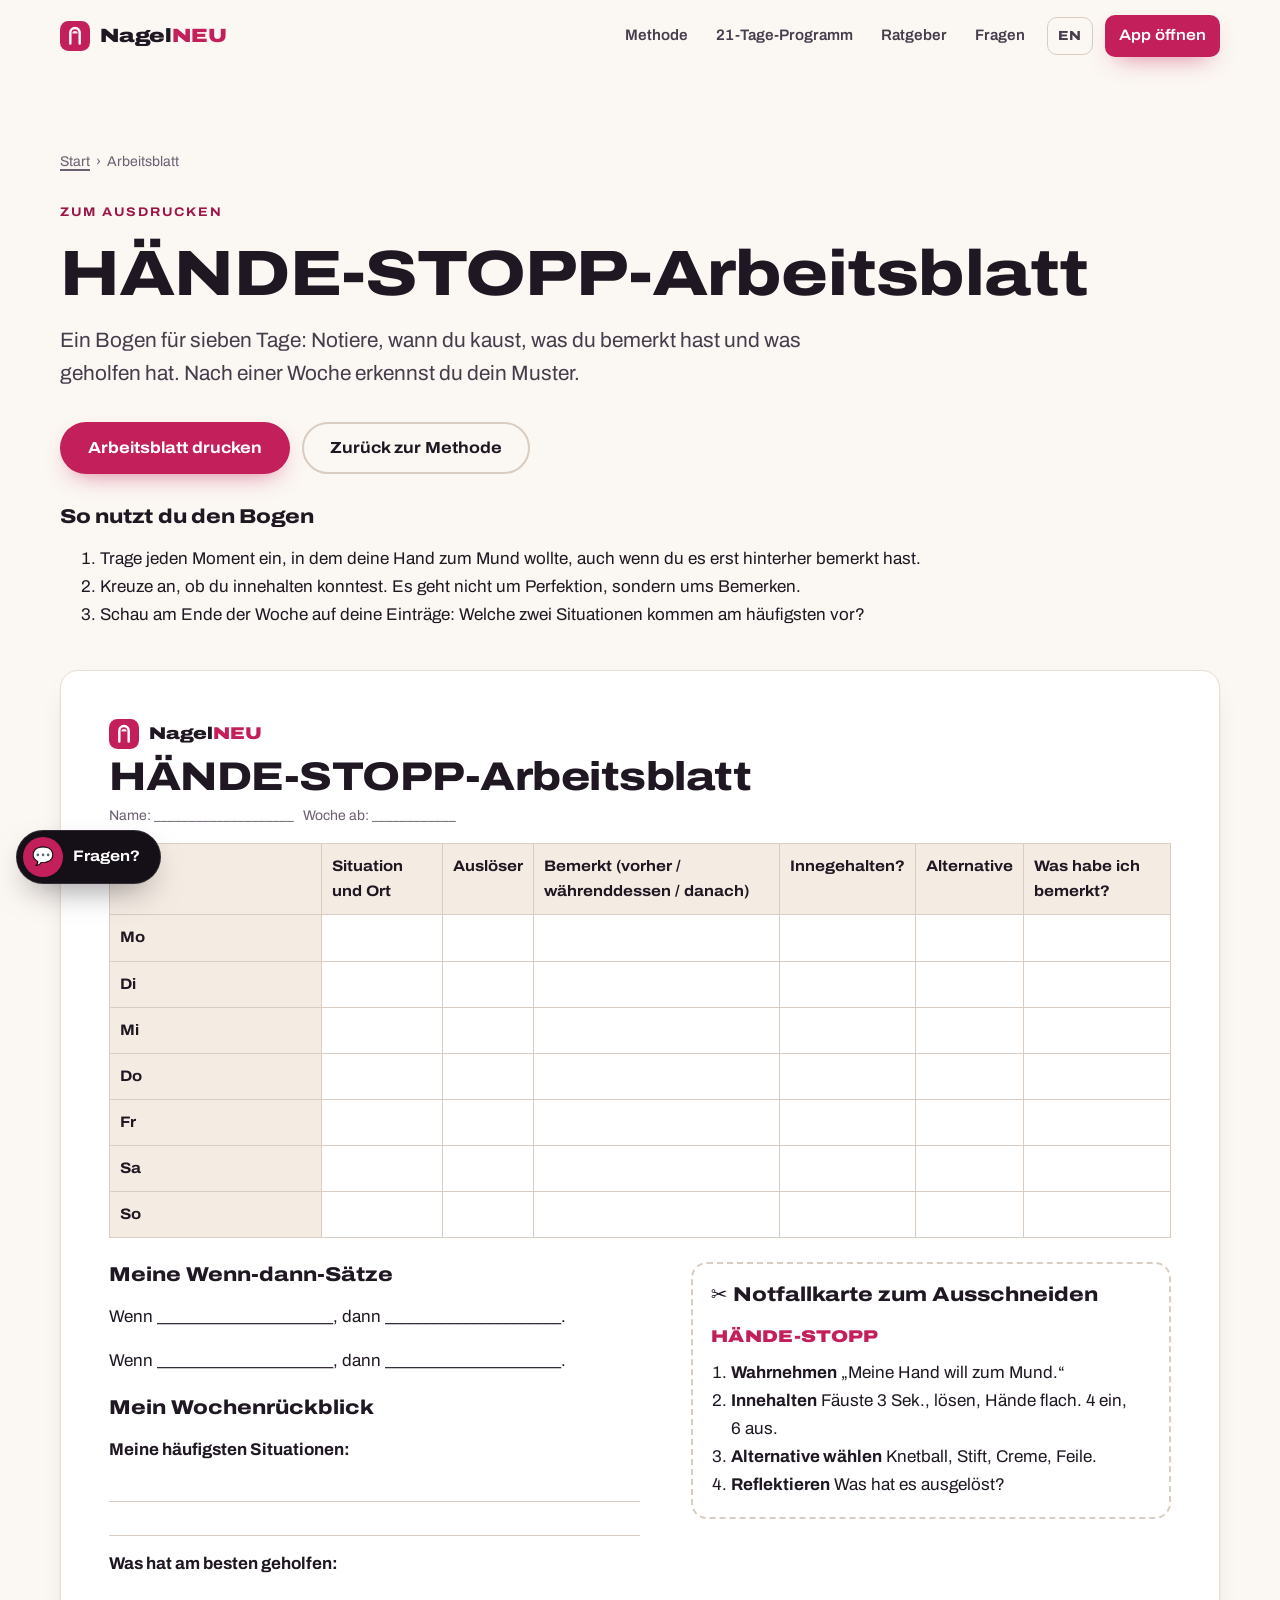
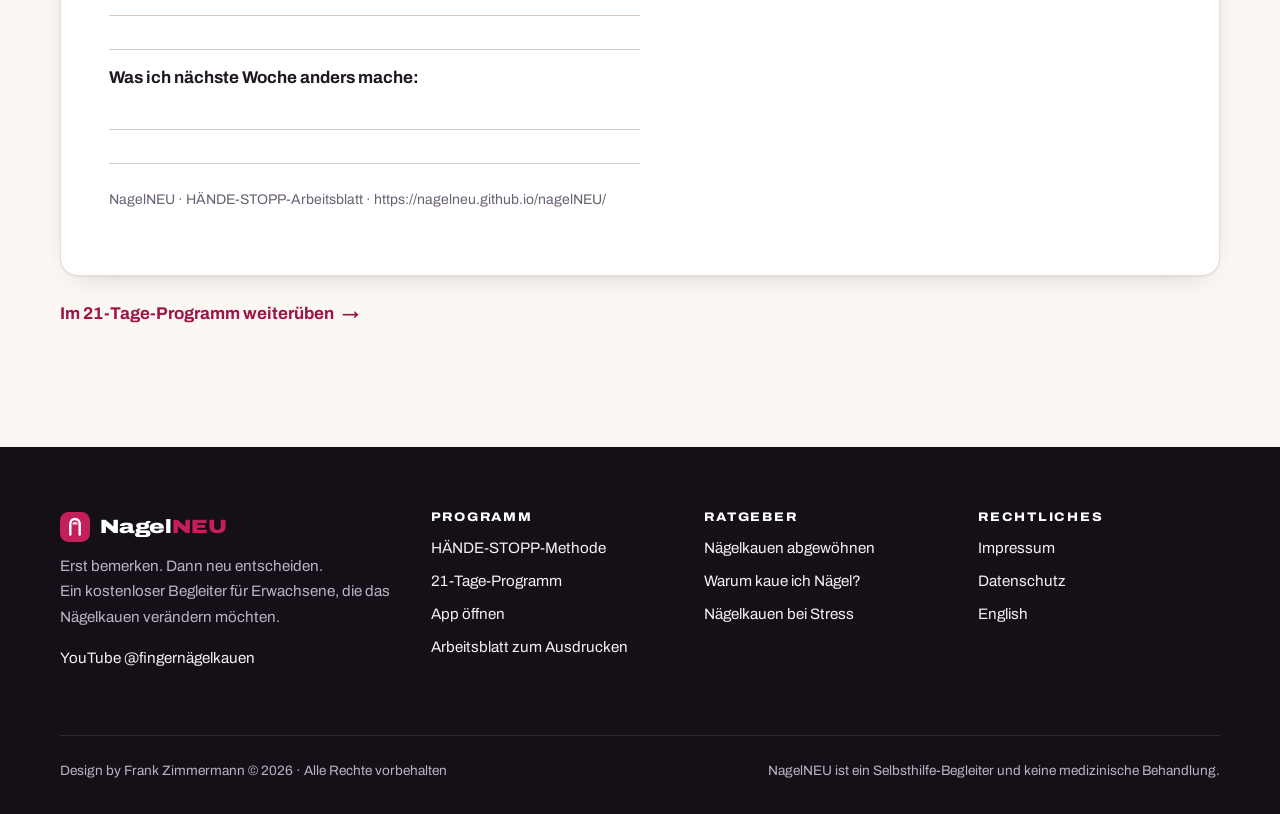
<file: arbeitsblatt/index.html>
<!DOCTYPE html>
<html lang="de">
<head>
<meta charset="utf-8">
<meta name="viewport" content="width=device-width, initial-scale=1, viewport-fit=cover">
<title>HÄNDE-STOPP-Arbeitsblatt zum Ausdrucken | NagelNEU</title>
<meta name="description" content="Kostenloses Arbeitsblatt gegen Nägelkauen: 7-Tage-Beobachtungsbogen nach der HÄNDE-STOPP-Methode, Wenn-dann-Sätze und eine Notfallkarte zum Ausschneiden.">
<meta name="robots" content="index, follow">
<link rel="canonical" href="https://nagelneu.github.io/nagelNEU/arbeitsblatt/">
<link rel="alternate" hreflang="de" href="https://nagelneu.github.io/nagelNEU/arbeitsblatt/">
<link rel="alternate" hreflang="en" href="https://nagelneu.github.io/nagelNEU/en/worksheet/">
<meta name="author" content="Frank Zimmermann">
<meta name="theme-color" content="#fbf7f2">
<meta property="og:type" content="website">
<meta property="og:site_name" content="NagelNEU">
<meta property="og:locale" content="de_DE">
<meta property="og:title" content="HÄNDE-STOPP-Arbeitsblatt zum Ausdrucken | NagelNEU">
<meta property="og:description" content="Kostenloses Arbeitsblatt gegen Nägelkauen: 7-Tage-Beobachtungsbogen nach der HÄNDE-STOPP-Methode, Wenn-dann-Sätze und eine Notfallkarte zum Ausschneiden.">
<meta property="og:url" content="https://nagelneu.github.io/nagelNEU/arbeitsblatt/">
<meta property="og:image" content="https://nagelneu.github.io/nagelNEU/assets/img/og-image.png">
<meta property="og:image:width" content="1200">
<meta property="og:image:height" content="630">
<meta property="og:image:alt" content="NagelNEU: Erst bemerken. Dann neu entscheiden.">
<meta name="twitter:card" content="summary_large_image">
<link rel="icon" href="../assets/img/favicon.svg" type="image/svg+xml">
<link rel="icon" href="../assets/img/favicon-32.png" sizes="32x32" type="image/png">
<link rel="apple-touch-icon" href="../assets/img/apple-touch-icon.png">
<link rel="preload" href="../assets/fonts/archivo-var.woff" as="font" type="font/woff" crossorigin>
<link rel="stylesheet" href="../assets/css/site.css">
<script type="application/ld+json">
{
 "@context": "https://schema.org",
 "@graph": [
  {
   "@type": "Organization",
   "@id": "https://nagelneu.github.io/nagelNEU/#org",
   "name": "NagelNEU",
   "url": "https://nagelneu.github.io/nagelNEU/",
   "logo": "https://nagelneu.github.io/nagelNEU/assets/img/logo-512.png",
   "sameAs": [
    "https://www.youtube.com/@fingern%C3%A4gelkauen"
   ],
   "founder": {
    "@type": "Person",
    "name": "Frank Zimmermann"
   }
  },
  {
   "@type": "BreadcrumbList",
   "itemListElement": [
    {
     "@type": "ListItem",
     "position": 1,
     "name": "Start",
     "item": "https://nagelneu.github.io/nagelNEU/"
    },
    {
     "@type": "ListItem",
     "position": 2,
     "name": "Arbeitsblatt",
     "item": "https://nagelneu.github.io/nagelNEU/arbeitsblatt/"
    }
   ]
  }
 ]
}
</script>
</head>
<body data-root="../">
<a class="skip" href="#main">Zum Inhalt springen</a>
<header class="site-header">
  <div class="wrap hdr">
    <a class="logo" href="../" aria-label="NagelNEU Startseite"><svg viewBox="0 0 32 32" width="30" height="30" aria-hidden="true" focusable="false"><rect width="32" height="32" rx="9" fill="#c21f5b"/><path d="M11 24V12.5a5 5 0 0 1 10 0V24" fill="none" stroke="#fff" stroke-width="2.6" stroke-linecap="round"/><path d="M13.2 13.2a2.8 2.6 0 0 1 5.6 0" fill="#fff" opacity=".9"/></svg><span class="brand-mark">Nagel<b>NEU</b></span></a>
    <button class="nav-toggle" type="button" aria-controls="nav" aria-expanded="false"><span></span><span class="vh">Menü</span></button>
    <nav id="nav" class="nav" aria-label="Hauptnavigation">
      <a href="../haende-stopp/">Methode</a><a href="../21-tage-programm/">21-Tage-Programm</a><a href="../naegelkauen-abgewoehnen/">Ratgeber</a><a href="../#faq">Fragen</a><a class="lang" href="../en/worksheet/" hreflang="en" lang="en" aria-label="English version">EN</a><a class="btn btn-primary btn-sm" href="../app/">App öffnen</a>
    </nav>
  </div>
</header>
<main id="main">

<section class="hero no-print" style="padding-bottom:24px">
  <div class="wrap">
    <nav class="breadcrumb" aria-label="Breadcrumb"><a href="../">Start</a><span aria-hidden="true">›</span>Arbeitsblatt</nav>
    <span class="eyebrow">Zum Ausdrucken</span>
    <h1>HÄNDE-STOPP-Arbeitsblatt</h1>
    <p class="lead">Ein Bogen für sieben Tage: Notiere, wann du kaust, was du bemerkt hast und was geholfen hat. Nach einer Woche erkennst du dein Muster.</p>
    <div class="btn-row"><button class="btn btn-primary" type="button" data-print>Arbeitsblatt drucken</button><a class="btn btn-secondary" href="../haende-stopp/">Zurück zur Methode</a></div>
    <h2 style="font-size:var(--step-1);margin-top:32px">So nutzt du den Bogen</h2>
    <ol><li>Trage jeden Moment ein, in dem deine Hand zum Mund wollte, auch wenn du es erst hinterher bemerkt hast.</li><li>Kreuze an, ob du innehalten konntest. Es geht nicht um Perfektion, sondern ums Bemerken.</li><li>Schau am Ende der Woche auf deine Einträge: Welche zwei Situationen kommen am häufigsten vor?</li></ol>
  </div>
</section>
<section style="padding-top:0">
  <div class="wrap">
    <div class="sheet">
      <p style="display:flex;align-items:center;gap:10px;margin:0 0 6px"><svg viewBox="0 0 32 32" width="30" height="30" aria-hidden="true" focusable="false"><rect width="32" height="32" rx="9" fill="#c21f5b"/><path d="M11 24V12.5a5 5 0 0 1 10 0V24" fill="none" stroke="#fff" stroke-width="2.6" stroke-linecap="round"/><path d="M13.2 13.2a2.8 2.6 0 0 1 5.6 0" fill="#fff" opacity=".9"/></svg><strong class="brand-mark">Nagel<b>NEU</b></strong></p>
      <h2 style="margin-bottom:6px">HÄNDE-STOPP-Arbeitsblatt</h2>
      <p class="small mute">Name: ____________________ &nbsp; Woche ab: ____________</p>
      <div style="overflow-x:auto"><table><thead><tr><th scope="col">Tag</th><th scope="col">Situation und Ort</th><th scope="col">Auslöser</th><th scope="col">Bemerkt (vorher / währenddessen / danach)</th><th scope="col">Innegehalten?</th><th scope="col">Alternative</th><th scope="col">Was habe ich bemerkt?</th></tr></thead><tbody><tr><th scope="row" class="row-label">Mo</th><td></td><td></td><td></td><td></td><td></td><td></td></tr><tr><th scope="row" class="row-label">Di</th><td></td><td></td><td></td><td></td><td></td><td></td></tr><tr><th scope="row" class="row-label">Mi</th><td></td><td></td><td></td><td></td><td></td><td></td></tr><tr><th scope="row" class="row-label">Do</th><td></td><td></td><td></td><td></td><td></td><td></td></tr><tr><th scope="row" class="row-label">Fr</th><td></td><td></td><td></td><td></td><td></td><td></td></tr><tr><th scope="row" class="row-label">Sa</th><td></td><td></td><td></td><td></td><td></td><td></td></tr><tr><th scope="row" class="row-label">So</th><td></td><td></td><td></td><td></td><td></td><td></td></tr></tbody></table></div>
      <div class="grid-2" style="margin-top:24px;align-items:start">
        <div><h3>Meine Wenn-dann-Sätze</h3><p style="margin:16px 0">Wenn ______________________, dann ______________________.</p><p style="margin:16px 0">Wenn ______________________, dann ______________________.</p><h3 style="margin-top:20px">Mein Wochenrückblick</h3><p style="margin:14px 0 4px"><strong>Meine häufigsten Situationen:</strong></p><div class="lines"></div><div class="lines"></div><p style="margin:14px 0 4px"><strong>Was hat am besten geholfen:</strong></p><div class="lines"></div><div class="lines"></div><p style="margin:14px 0 4px"><strong>Was ich nächste Woche anders mache:</strong></p><div class="lines"></div><div class="lines"></div></div>
        <div style="border:2px dashed var(--line-2);border-radius:16px;padding:18px">
          <h3>✂ Notfallkarte zum Ausschneiden</h3><p class="method-word" style="color:var(--rose);margin:0 0 8px">HÄNDE-STOPP</p>
          <ol style="margin:0;padding-left:1.2em"><li><strong>Wahrnehmen</strong> „Meine Hand will zum Mund.“</li><li><strong>Innehalten</strong> Fäuste 3 Sek., lösen, Hände flach. 4 ein, 6 aus.</li><li><strong>Alternative wählen</strong> Knetball, Stift, Creme, Feile.</li><li><strong>Reflektieren</strong> Was hat es ausgelöst?</li></ol>
        </div>
      </div>
      <p class="small mute" style="margin-top:24px">NagelNEU · HÄNDE-STOPP-Arbeitsblatt · https://nagelneu.github.io/nagelNEU/</p>
    </div>
    <p class="no-print" style="margin-top:24px"><a class="arrow-link" href="../app/">Im 21-Tage-Programm weiterüben</a></p>
  </div>
</section>
</main>
<footer class="site-footer">
  <div class="wrap">
    <div class="ft-grid">
      <div class="ft-brand">
        <a class="logo" href="../" aria-label="NagelNEU Startseite"><svg viewBox="0 0 32 32" width="30" height="30" aria-hidden="true" focusable="false"><rect width="32" height="32" rx="9" fill="#c21f5b"/><path d="M11 24V12.5a5 5 0 0 1 10 0V24" fill="none" stroke="#fff" stroke-width="2.6" stroke-linecap="round"/><path d="M13.2 13.2a2.8 2.6 0 0 1 5.6 0" fill="#fff" opacity=".9"/></svg><span class="brand-mark">Nagel<b>NEU</b></span></a>
        <p>Erst bemerken. Dann neu entscheiden.<br>Ein kostenloser Begleiter für Erwachsene, die das Nägelkauen verändern möchten.</p>
        <p><a href="https://www.youtube.com/@fingern%C3%A4gelkauen" rel="noopener" target="_blank">YouTube @fingernägelkauen</a></p>
      </div>
      <div>
        <h2>Programm</h2>
        <ul>
          <li><a href="../haende-stopp/">HÄNDE-STOPP-Methode</a></li>
          <li><a href="../21-tage-programm/">21-Tage-Programm</a></li>
          <li><a href="../app/">App öffnen</a></li>
          <li><a href="../arbeitsblatt/">Arbeitsblatt zum Ausdrucken</a></li>
        </ul>
      </div>
      <div>
        <h2>Ratgeber</h2>
        <ul>
          <li><a href="../naegelkauen-abgewoehnen/">Nägelkauen abgewöhnen</a></li>
          <li><a href="../warum-kaue-ich-naegel/">Warum kaue ich Nägel?</a></li>
          <li><a href="../naegelkauen-bei-stress/">Nägelkauen bei Stress</a></li>
        </ul>
      </div>
      <div>
        <h2>Rechtliches</h2>
        <ul>
          <li><a href="../impressum/">Impressum</a></li>
          <li><a href="../datenschutz/">Datenschutz</a></li>
          <li><a href="../en/" hreflang="en" lang="en">English</a></li>
        </ul>
      </div>
    </div>
    <div class="ft-bottom">
      <span>Design by Frank Zimmermann © 2026 · Alle Rechte vorbehalten</span>
      <span>NagelNEU ist ein Selbsthilfe-Begleiter und keine medizinische Behandlung.</span>
    </div>
  </div>
</footer>
<script src="../assets/js/site.js" defer></script>
</body>
</html>
</file>
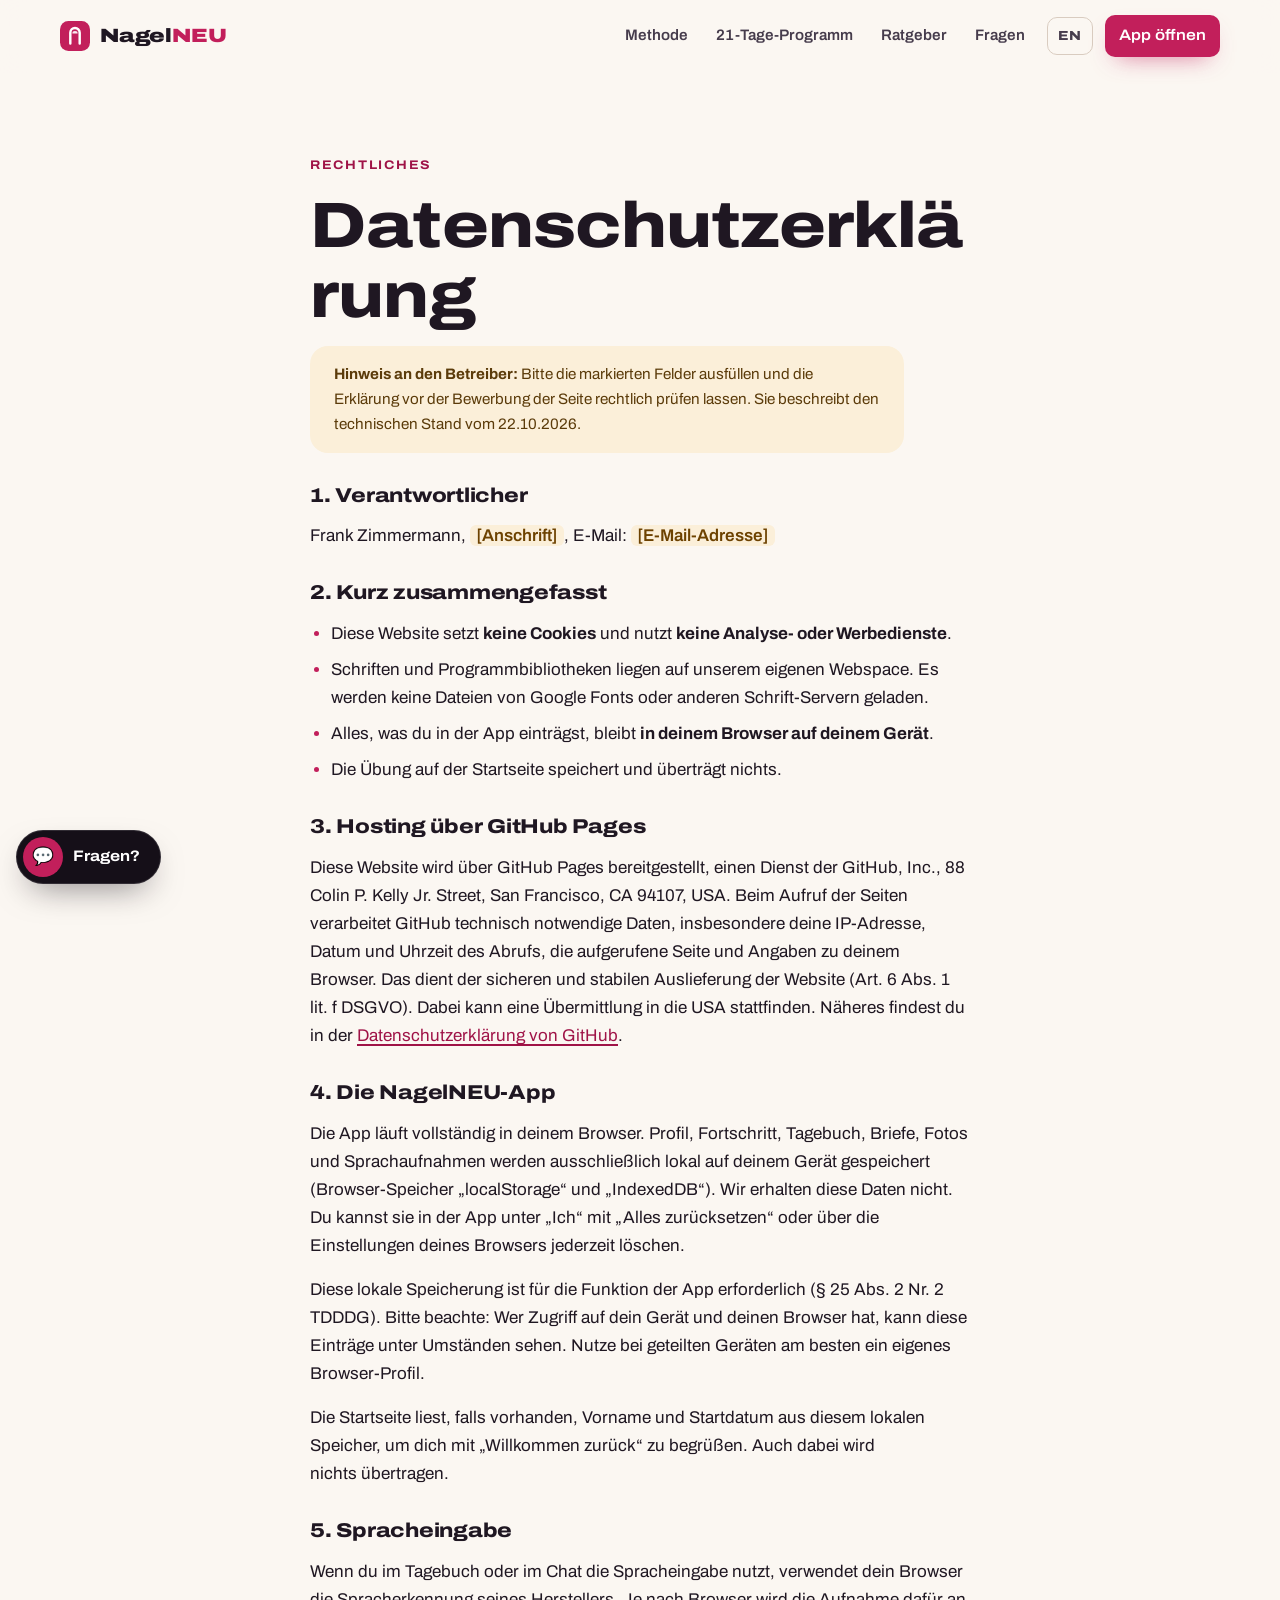
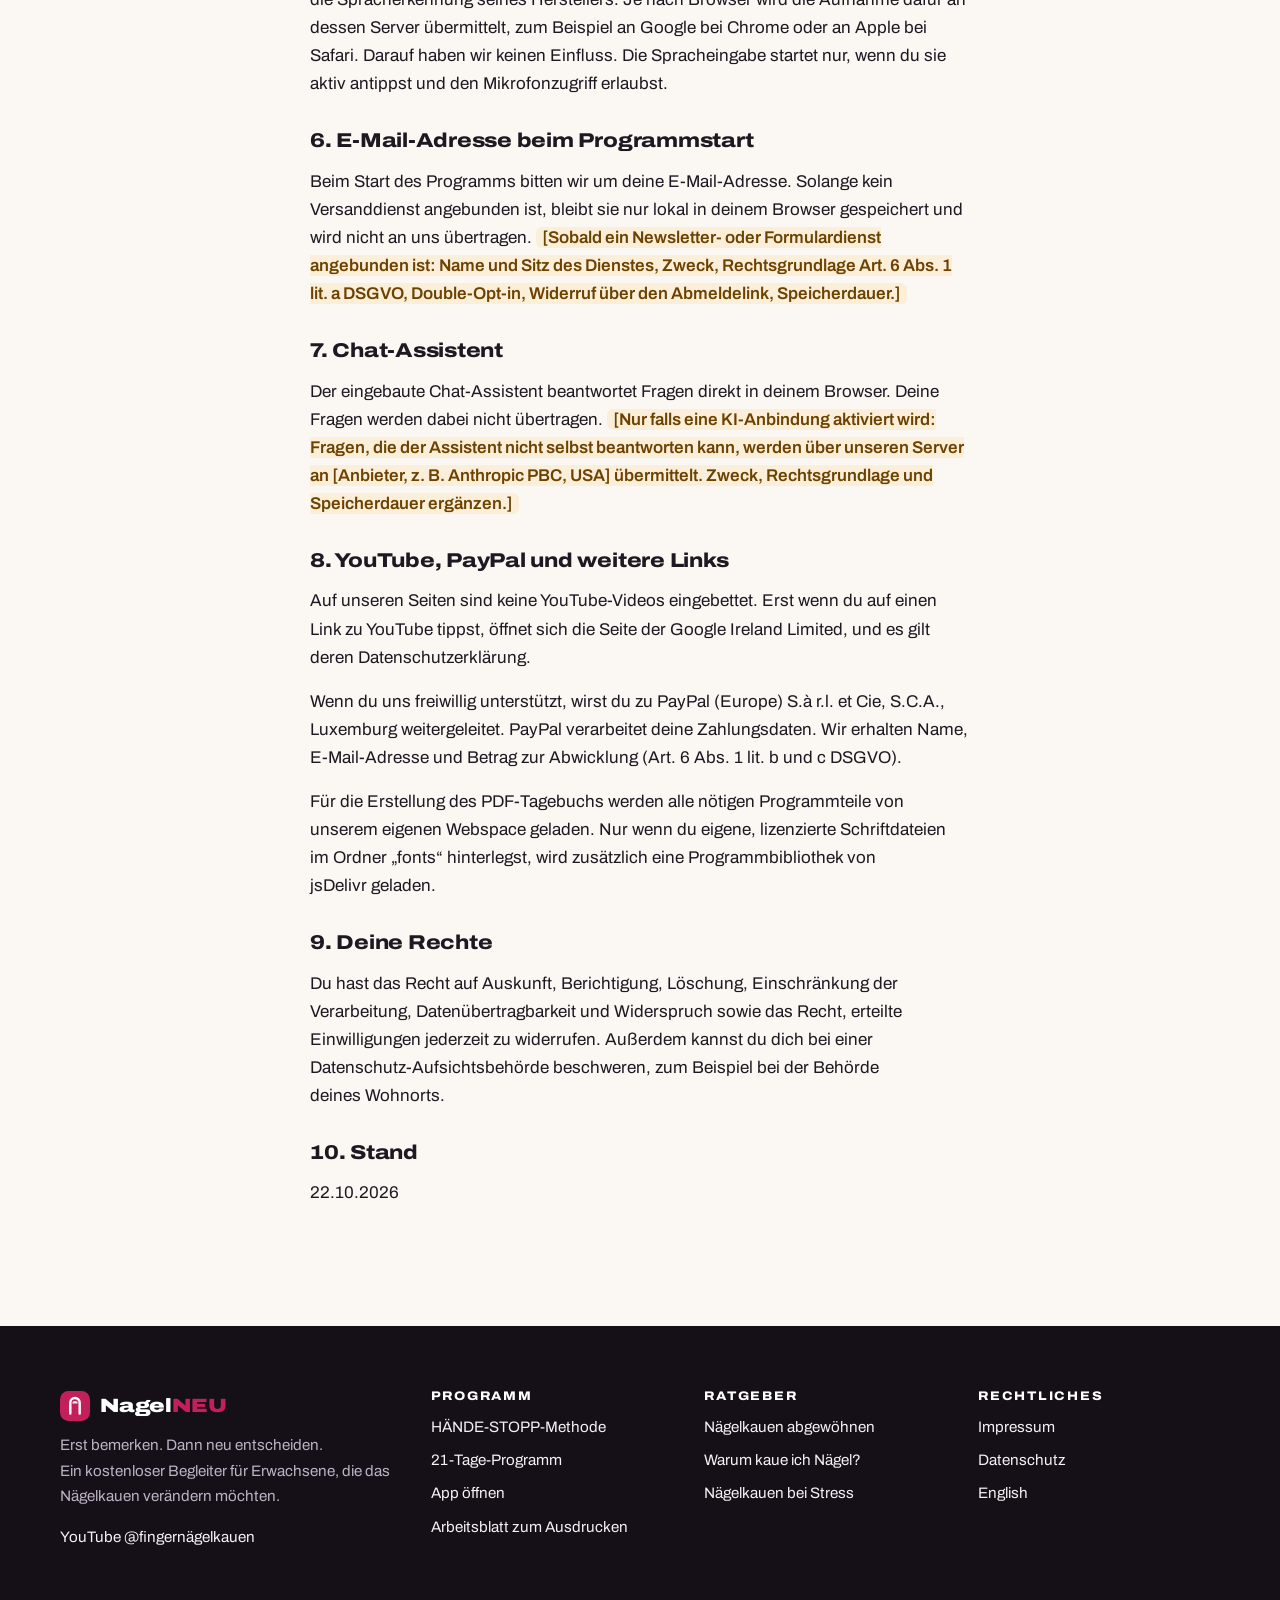
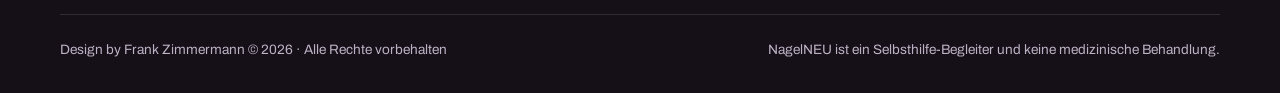
<file: datenschutz/index.html>
<!DOCTYPE html>
<html lang="de">
<head>
<meta charset="utf-8">
<meta name="viewport" content="width=device-width, initial-scale=1, viewport-fit=cover">
<title>Datenschutzerklärung | NagelNEU</title>
<meta name="description" content="Datenschutzerklärung von NagelNEU: keine Cookies, kein Tracking, App-Daten bleiben auf deinem Gerät.">
<meta name="robots" content="noindex, follow">
<link rel="canonical" href="https://nagelneu.github.io/nagelNEU/datenschutz/">
<meta name="author" content="Frank Zimmermann">
<meta name="theme-color" content="#fbf7f2">
<meta property="og:type" content="website">
<meta property="og:site_name" content="NagelNEU">
<meta property="og:locale" content="de_DE">
<meta property="og:title" content="Datenschutzerklärung | NagelNEU">
<meta property="og:description" content="Datenschutzerklärung von NagelNEU: keine Cookies, kein Tracking, App-Daten bleiben auf deinem Gerät.">
<meta property="og:url" content="https://nagelneu.github.io/nagelNEU/datenschutz/">
<meta property="og:image" content="https://nagelneu.github.io/nagelNEU/assets/img/og-image.png">
<meta property="og:image:width" content="1200">
<meta property="og:image:height" content="630">
<meta property="og:image:alt" content="NagelNEU: Erst bemerken. Dann neu entscheiden.">
<meta name="twitter:card" content="summary_large_image">
<link rel="icon" href="../assets/img/favicon.svg" type="image/svg+xml">
<link rel="icon" href="../assets/img/favicon-32.png" sizes="32x32" type="image/png">
<link rel="apple-touch-icon" href="../assets/img/apple-touch-icon.png">
<link rel="preload" href="../assets/fonts/archivo-var.woff" as="font" type="font/woff" crossorigin>
<link rel="stylesheet" href="../assets/css/site.css">
<script type="application/ld+json">
{
 "@context": "https://schema.org",
 "@graph": [
  {
   "@type": "Organization",
   "@id": "https://nagelneu.github.io/nagelNEU/#org",
   "name": "NagelNEU",
   "url": "https://nagelneu.github.io/nagelNEU/",
   "logo": "https://nagelneu.github.io/nagelNEU/assets/img/logo-512.png",
   "sameAs": [
    "https://www.youtube.com/@fingern%C3%A4gelkauen"
   ],
   "founder": {
    "@type": "Person",
    "name": "Frank Zimmermann"
   }
  }
 ]
}
</script>
</head>
<body data-root="../">
<a class="skip" href="#main">Zum Inhalt springen</a>
<header class="site-header">
  <div class="wrap hdr">
    <a class="logo" href="../" aria-label="NagelNEU Startseite"><svg viewBox="0 0 32 32" width="30" height="30" aria-hidden="true" focusable="false"><rect width="32" height="32" rx="9" fill="#c21f5b"/><path d="M11 24V12.5a5 5 0 0 1 10 0V24" fill="none" stroke="#fff" stroke-width="2.6" stroke-linecap="round"/><path d="M13.2 13.2a2.8 2.6 0 0 1 5.6 0" fill="#fff" opacity=".9"/></svg><span class="brand-mark">Nagel<b>NEU</b></span></a>
    <button class="nav-toggle" type="button" aria-controls="nav" aria-expanded="false"><span></span><span class="vh">Menü</span></button>
    <nav id="nav" class="nav" aria-label="Hauptnavigation">
      <a href="../haende-stopp/">Methode</a><a href="../21-tage-programm/">21-Tage-Programm</a><a href="../naegelkauen-abgewoehnen/">Ratgeber</a><a href="../#faq">Fragen</a><a class="lang" href="../en/" hreflang="en" lang="en" aria-label="English version">EN</a><a class="btn btn-primary btn-sm" href="../app/">App öffnen</a>
    </nav>
  </div>
</header>
<main id="main">

<section class="hero"><div class="narrow legal prose">
  <span class="eyebrow">Rechtliches</span>
  <h1>Datenschutzerklärung</h1>
  <p class="note"><strong>Hinweis an den Betreiber:</strong> Bitte die markierten Felder ausfüllen und die Erklärung vor der Bewerbung der Seite rechtlich prüfen lassen. Sie beschreibt den technischen Stand vom 22.10.2026.</p>

  <h2>1. Verantwortlicher</h2>
  <p>Frank Zimmermann, <span class="ph">[Anschrift]</span>, E-Mail: <span class="ph">[E-Mail-Adresse]</span></p>

  <h2>2. Kurz zusammengefasst</h2>
  <ul>
    <li>Diese Website setzt <strong>keine Cookies</strong> und nutzt <strong>keine Analyse- oder Werbedienste</strong>.</li>
    <li>Schriften und Programmbibliotheken liegen auf unserem eigenen Webspace. Es werden keine Dateien von Google Fonts oder anderen Schrift-Servern geladen.</li>
    <li>Alles, was du in der App einträgst, bleibt <strong>in deinem Browser auf deinem Gerät</strong>.</li>
    <li>Die Übung auf der Startseite speichert und überträgt nichts.</li>
  </ul>

  <h2>3. Hosting über GitHub Pages</h2>
  <p>Diese Website wird über GitHub Pages bereitgestellt, einen Dienst der GitHub, Inc., 88 Colin P. Kelly Jr. Street, San Francisco, CA 94107, USA. Beim Aufruf der Seiten verarbeitet GitHub technisch notwendige Daten, insbesondere deine IP-Adresse, Datum und Uhrzeit des Abrufs, die aufgerufene Seite und Angaben zu deinem Browser. Das dient der sicheren und stabilen Auslieferung der Website (Art. 6 Abs. 1 lit. f DSGVO). Dabei kann eine Übermittlung in die USA stattfinden. Näheres findest du in der <a href="https://docs.github.com/de/site-policy/privacy-policies/github-general-privacy-statement" rel="noopener" target="_blank">Datenschutzerklärung von GitHub</a>.</p>

  <h2>4. Die NagelNEU-App</h2>
  <p>Die App läuft vollständig in deinem Browser. Profil, Fortschritt, Tagebuch, Briefe, Fotos und Sprachaufnahmen werden ausschließlich lokal auf deinem Gerät gespeichert (Browser-Speicher „localStorage“ und „IndexedDB“). Wir erhalten diese Daten nicht. Du kannst sie in der App unter „Ich“ mit „Alles zurücksetzen“ oder über die Einstellungen deines Browsers jederzeit löschen.</p>
  <p>Diese lokale Speicherung ist für die Funktion der App erforderlich (§ 25 Abs. 2 Nr. 2 TDDDG). Bitte beachte: Wer Zugriff auf dein Gerät und deinen Browser hat, kann diese Einträge unter Umständen sehen. Nutze bei geteilten Geräten am besten ein eigenes Browser-Profil.</p>
  <p>Die Startseite liest, falls vorhanden, Vorname und Startdatum aus diesem lokalen Speicher, um dich mit „Willkommen zurück“ zu begrüßen. Auch dabei wird nichts übertragen.</p>

  <h2>5. Spracheingabe</h2>
  <p>Wenn du im Tagebuch oder im Chat die Spracheingabe nutzt, verwendet dein Browser die Spracherkennung seines Herstellers. Je nach Browser wird die Aufnahme dafür an dessen Server übermittelt, zum Beispiel an Google bei Chrome oder an Apple bei Safari. Darauf haben wir keinen Einfluss. Die Spracheingabe startet nur, wenn du sie aktiv antippst und den Mikrofonzugriff erlaubst.</p>

  <h2>6. E-Mail-Adresse beim Programmstart</h2>
  <p>Beim Start des Programms bitten wir um deine E-Mail-Adresse. Solange kein Versanddienst angebunden ist, bleibt sie nur lokal in deinem Browser gespeichert und wird nicht an uns übertragen. <span class="ph">[Sobald ein Newsletter- oder Formulardienst angebunden ist: Name und Sitz des Dienstes, Zweck, Rechtsgrundlage Art. 6 Abs. 1 lit. a DSGVO, Double-Opt-in, Widerruf über den Abmeldelink, Speicherdauer.]</span></p>

  <h2>7. Chat-Assistent</h2>
  <p>Der eingebaute Chat-Assistent beantwortet Fragen direkt in deinem Browser. Deine Fragen werden dabei nicht übertragen. <span class="ph">[Nur falls eine KI-Anbindung aktiviert wird: Fragen, die der Assistent nicht selbst beantworten kann, werden über unseren Server an [Anbieter, z. B. Anthropic PBC, USA] übermittelt. Zweck, Rechtsgrundlage und Speicherdauer ergänzen.]</span></p>

  <h2>8. YouTube, PayPal und weitere Links</h2>
  <p>Auf unseren Seiten sind keine YouTube-Videos eingebettet. Erst wenn du auf einen Link zu YouTube tippst, öffnet sich die Seite der Google Ireland Limited, und es gilt deren Datenschutzerklärung.</p>
  <p>Wenn du uns freiwillig unterstützt, wirst du zu PayPal (Europe) S.à r.l. et Cie, S.C.A., Luxemburg weitergeleitet. PayPal verarbeitet deine Zahlungsdaten. Wir erhalten Name, E-Mail-Adresse und Betrag zur Abwicklung (Art. 6 Abs. 1 lit. b und c DSGVO).</p>
  <p>Für die Erstellung des PDF-Tagebuchs werden alle nötigen Programmteile von unserem eigenen Webspace geladen. Nur wenn du eigene, lizenzierte Schriftdateien im Ordner „fonts“ hinterlegst, wird zusätzlich eine Programmbibliothek von jsDelivr geladen.</p>

  <h2>9. Deine Rechte</h2>
  <p>Du hast das Recht auf Auskunft, Berichtigung, Löschung, Einschränkung der Verarbeitung, Datenübertragbarkeit und Widerspruch sowie das Recht, erteilte Einwilligungen jederzeit zu widerrufen. Außerdem kannst du dich bei einer Datenschutz-Aufsichtsbehörde beschweren, zum Beispiel bei der Behörde deines Wohnorts.</p>

  <h2>10. Stand</h2>
  <p>22.10.2026</p>
</div></section>
</main>
<footer class="site-footer">
  <div class="wrap">
    <div class="ft-grid">
      <div class="ft-brand">
        <a class="logo" href="../" aria-label="NagelNEU Startseite"><svg viewBox="0 0 32 32" width="30" height="30" aria-hidden="true" focusable="false"><rect width="32" height="32" rx="9" fill="#c21f5b"/><path d="M11 24V12.5a5 5 0 0 1 10 0V24" fill="none" stroke="#fff" stroke-width="2.6" stroke-linecap="round"/><path d="M13.2 13.2a2.8 2.6 0 0 1 5.6 0" fill="#fff" opacity=".9"/></svg><span class="brand-mark">Nagel<b>NEU</b></span></a>
        <p>Erst bemerken. Dann neu entscheiden.<br>Ein kostenloser Begleiter für Erwachsene, die das Nägelkauen verändern möchten.</p>
        <p><a href="https://www.youtube.com/@fingern%C3%A4gelkauen" rel="noopener" target="_blank">YouTube @fingernägelkauen</a></p>
      </div>
      <div>
        <h2>Programm</h2>
        <ul>
          <li><a href="../haende-stopp/">HÄNDE-STOPP-Methode</a></li>
          <li><a href="../21-tage-programm/">21-Tage-Programm</a></li>
          <li><a href="../app/">App öffnen</a></li>
          <li><a href="../arbeitsblatt/">Arbeitsblatt zum Ausdrucken</a></li>
        </ul>
      </div>
      <div>
        <h2>Ratgeber</h2>
        <ul>
          <li><a href="../naegelkauen-abgewoehnen/">Nägelkauen abgewöhnen</a></li>
          <li><a href="../warum-kaue-ich-naegel/">Warum kaue ich Nägel?</a></li>
          <li><a href="../naegelkauen-bei-stress/">Nägelkauen bei Stress</a></li>
        </ul>
      </div>
      <div>
        <h2>Rechtliches</h2>
        <ul>
          <li><a href="../impressum/">Impressum</a></li>
          <li><a href="../datenschutz/">Datenschutz</a></li>
          <li><a href="../en/" hreflang="en" lang="en">English</a></li>
        </ul>
      </div>
    </div>
    <div class="ft-bottom">
      <span>Design by Frank Zimmermann © 2026 · Alle Rechte vorbehalten</span>
      <span>NagelNEU ist ein Selbsthilfe-Begleiter und keine medizinische Behandlung.</span>
    </div>
  </div>
</footer>
<script src="../assets/js/site.js" defer></script>
</body>
</html>
</file>
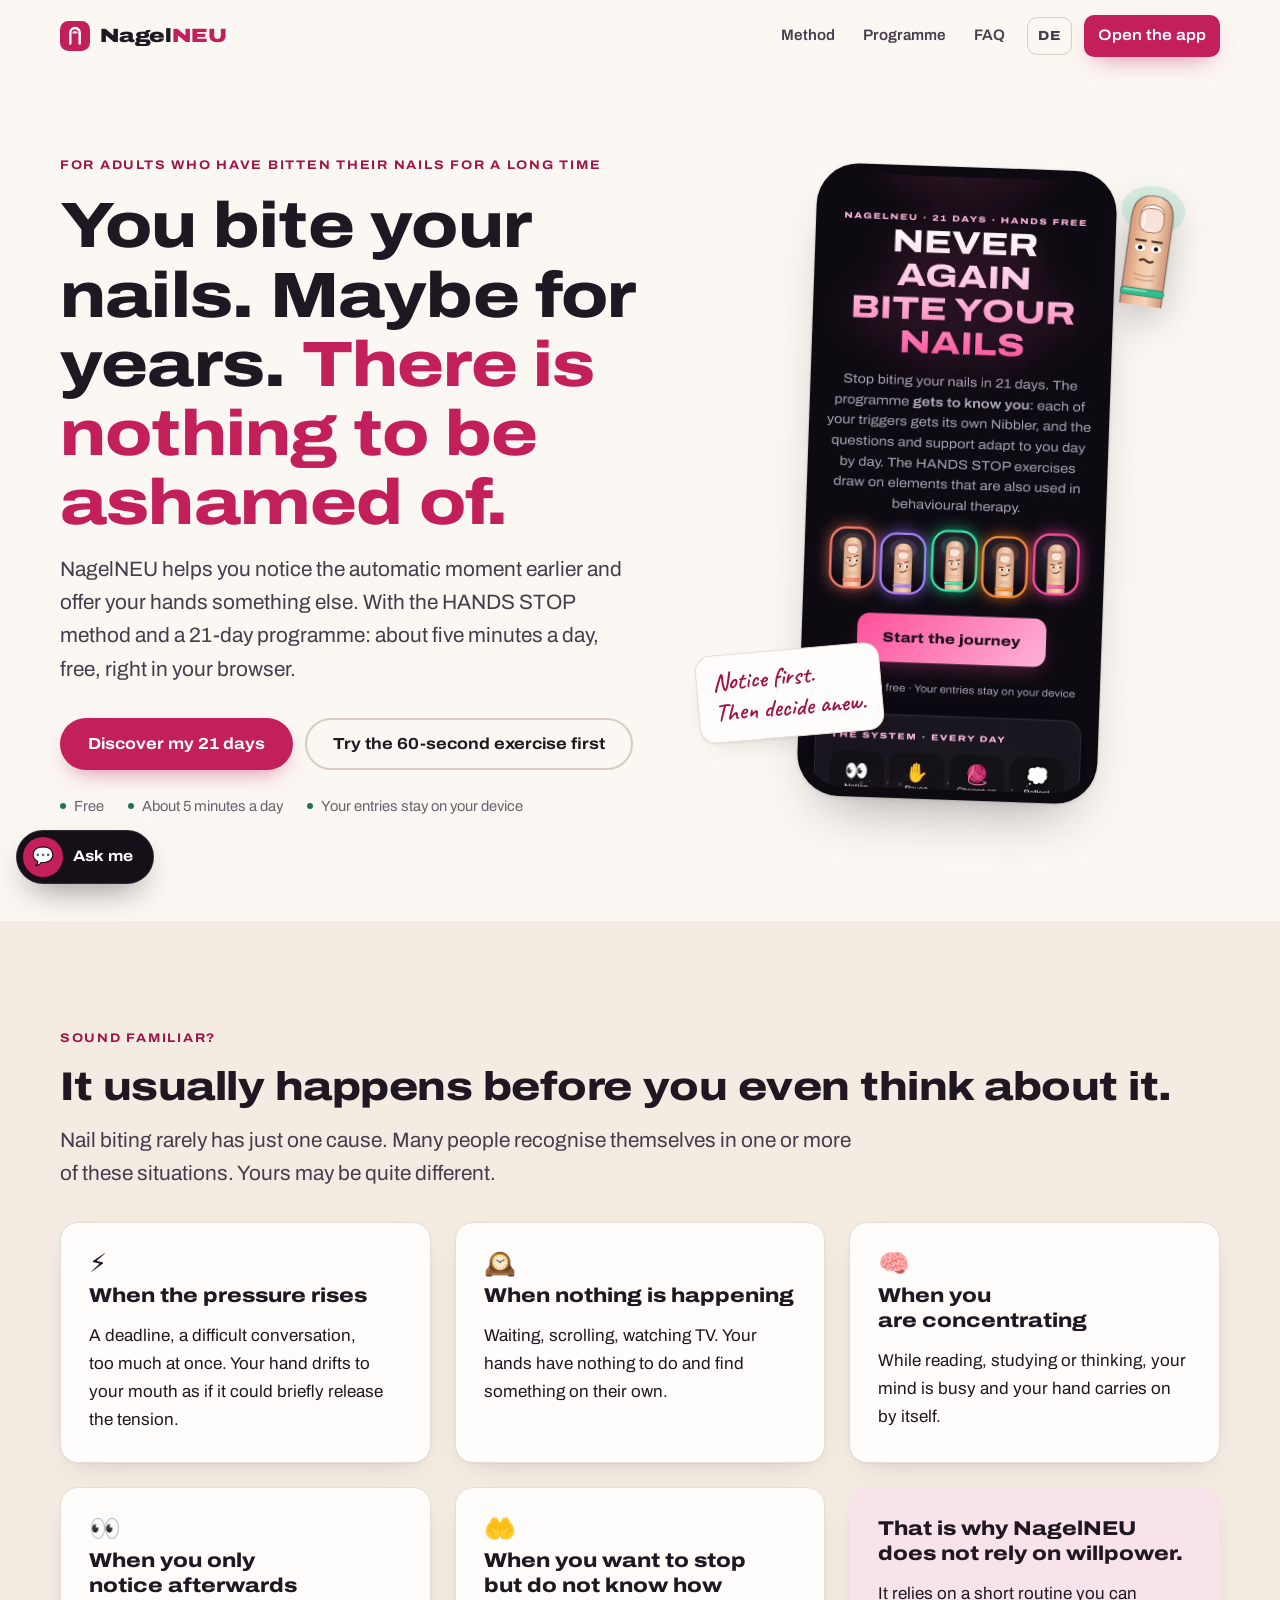
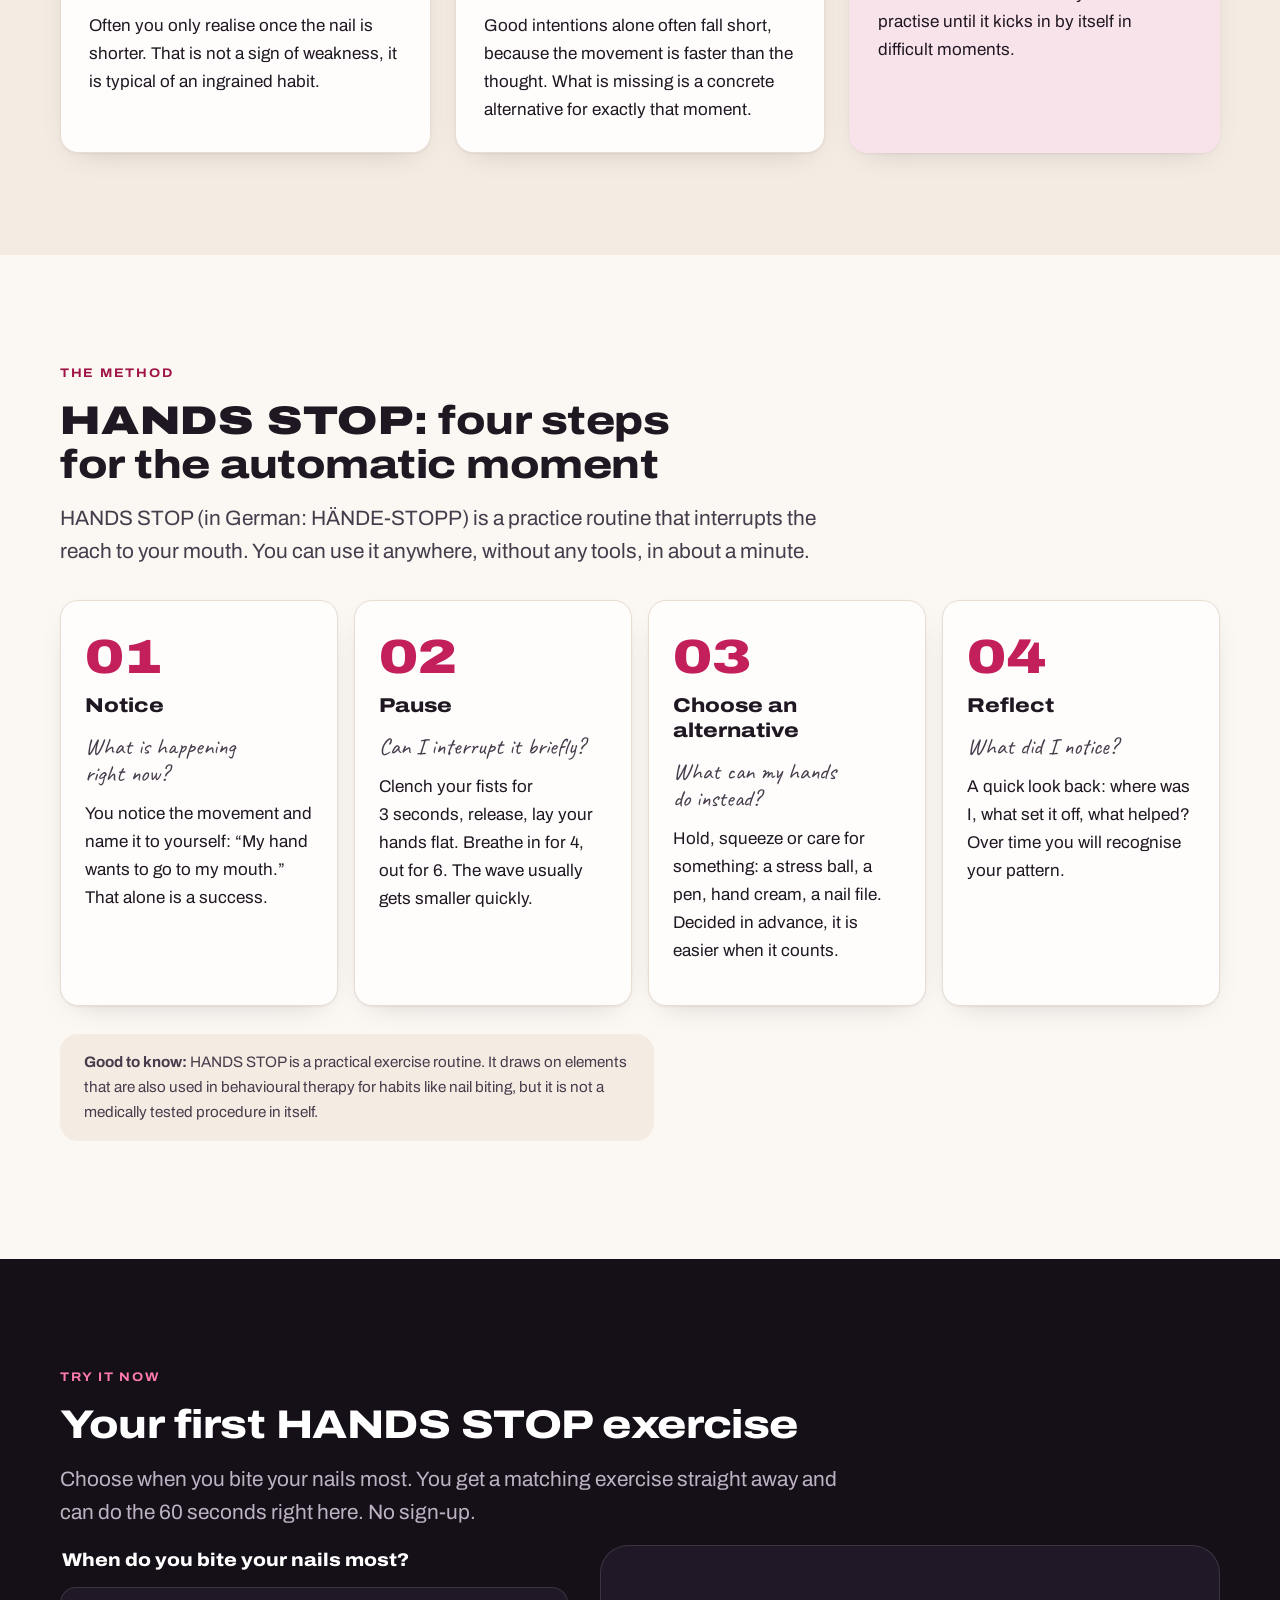
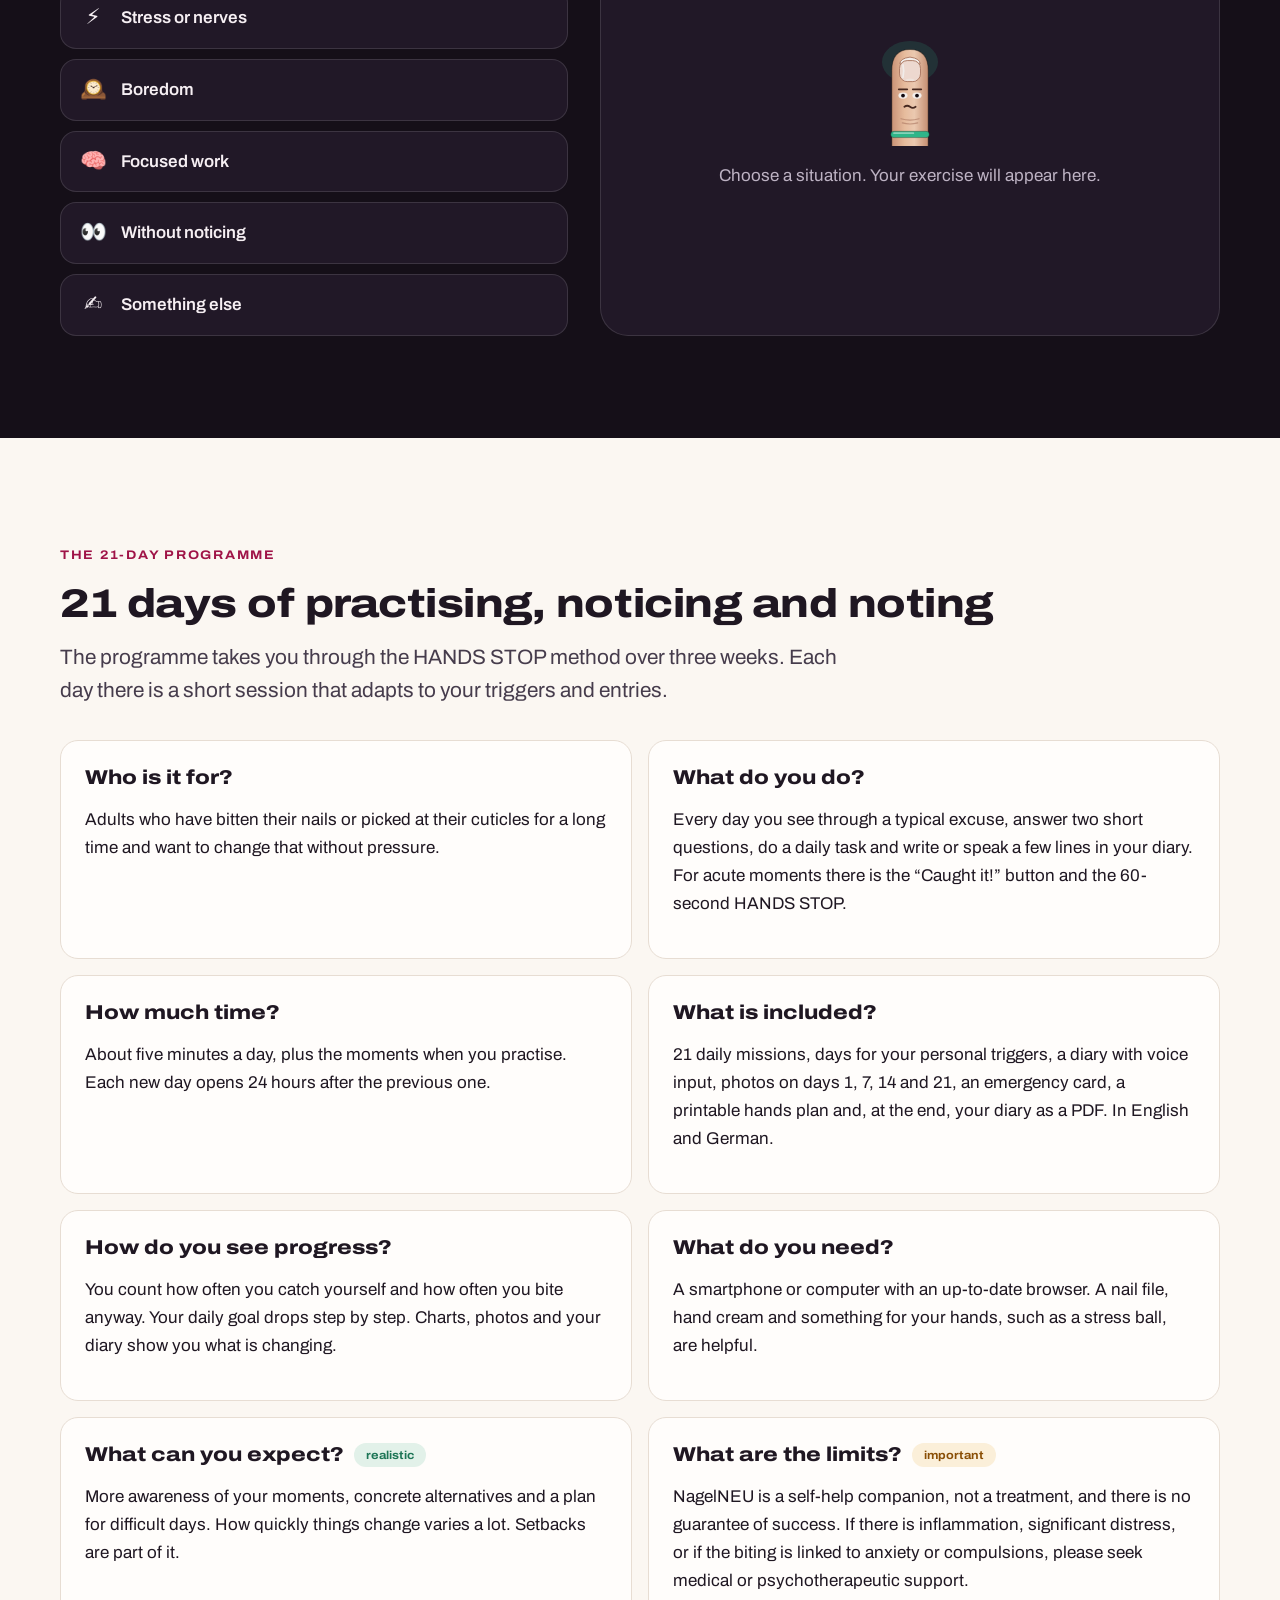
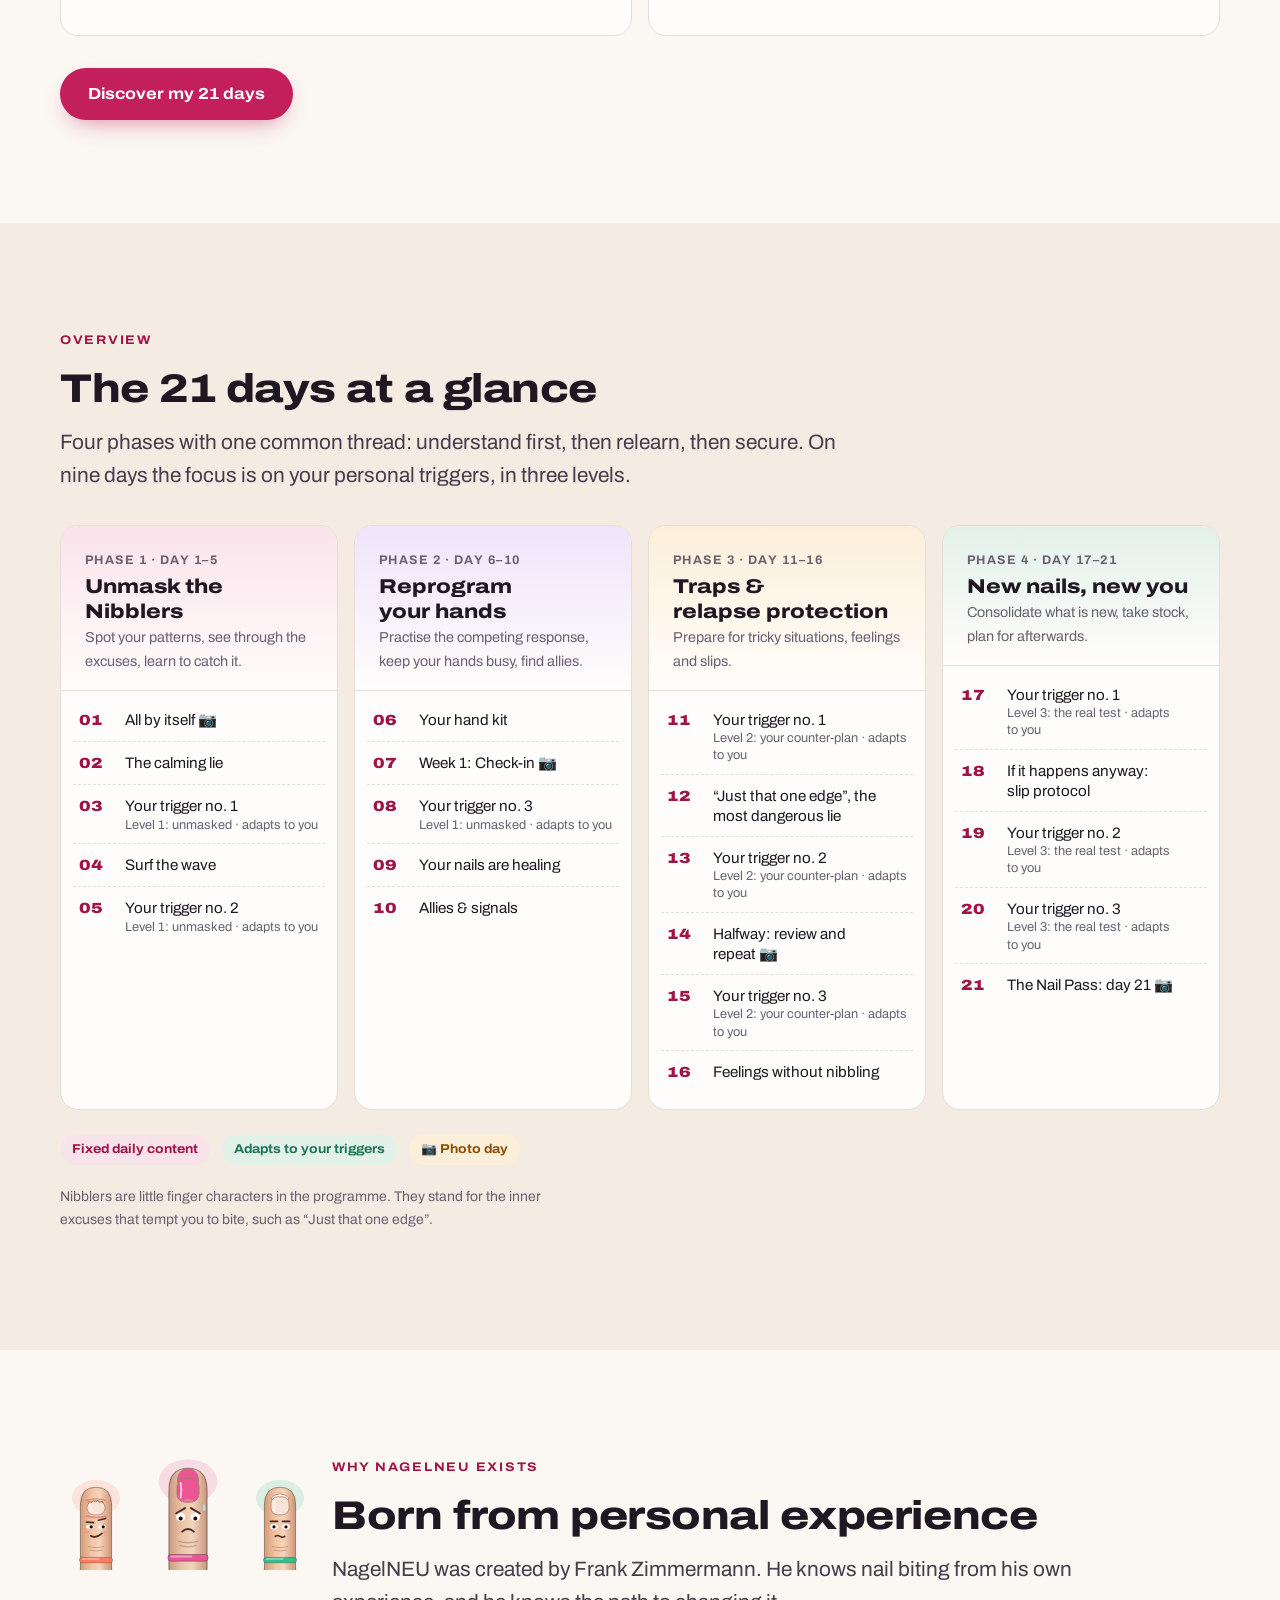
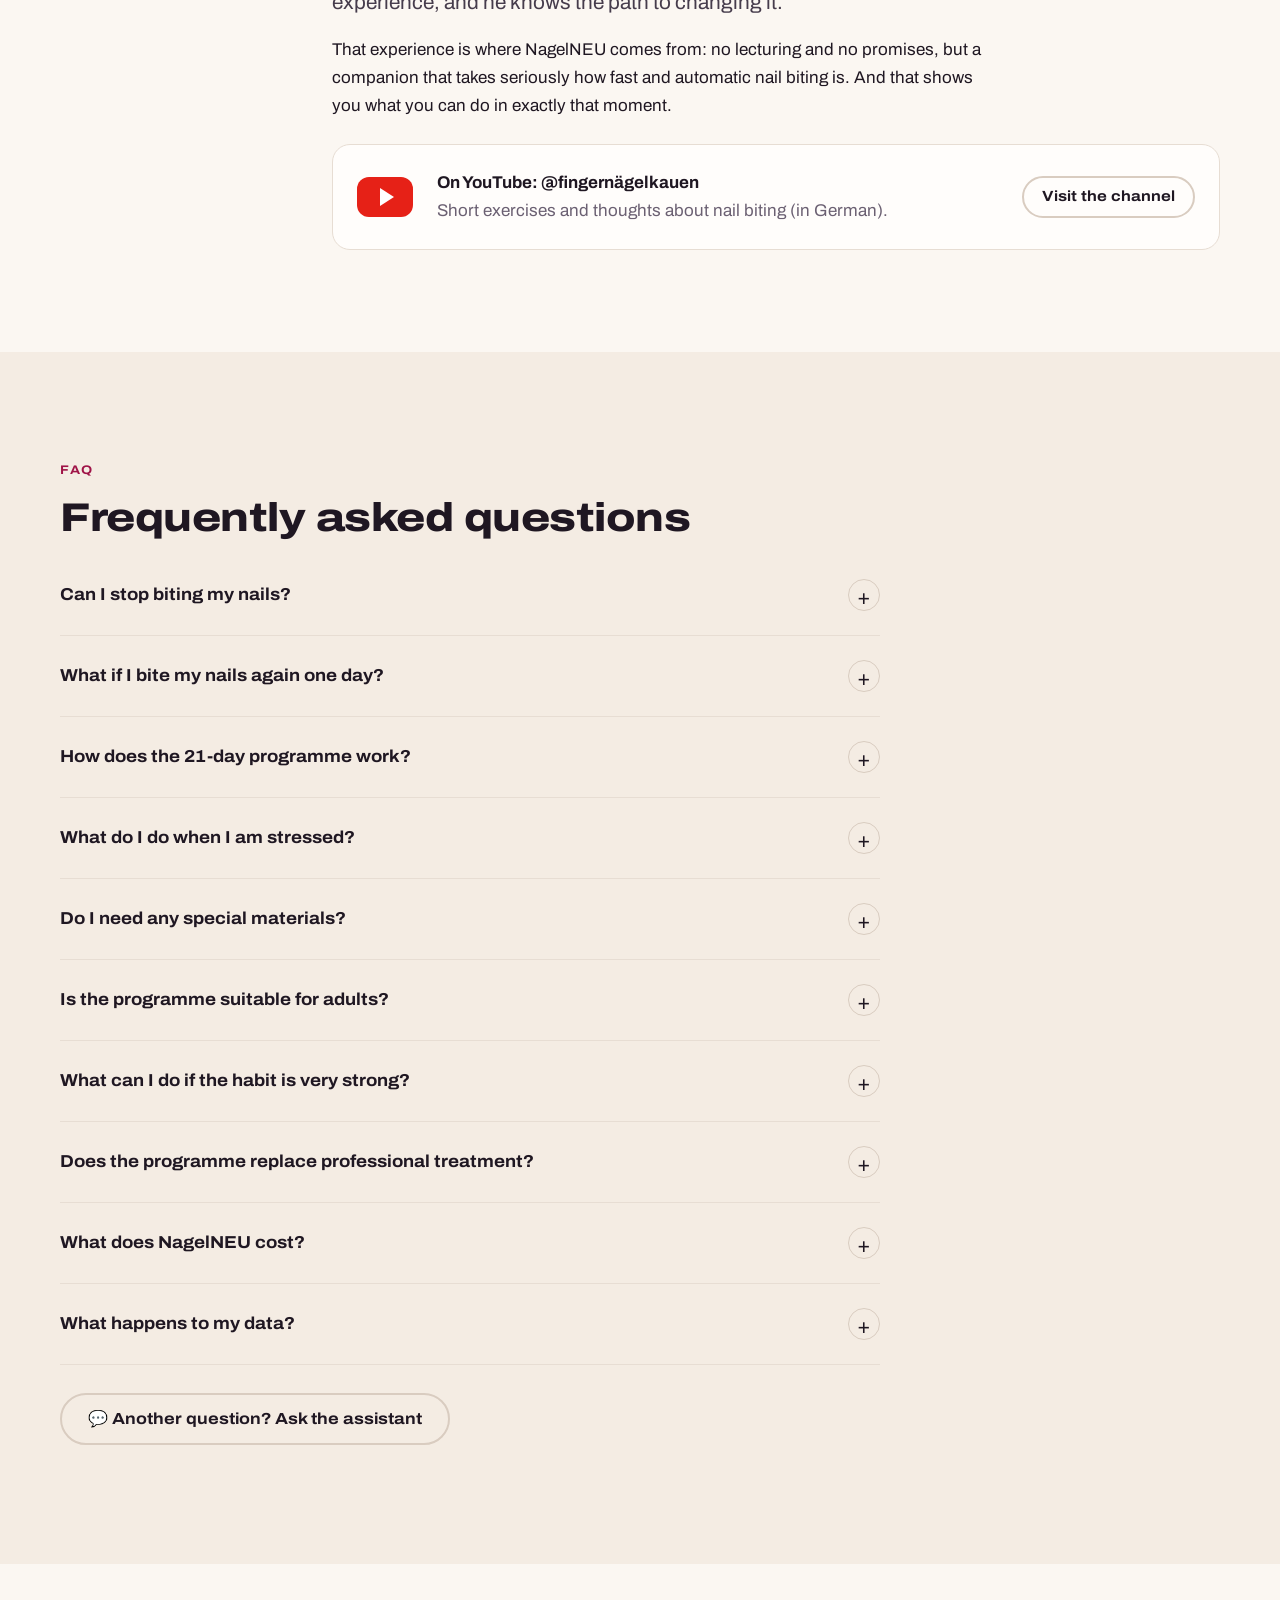
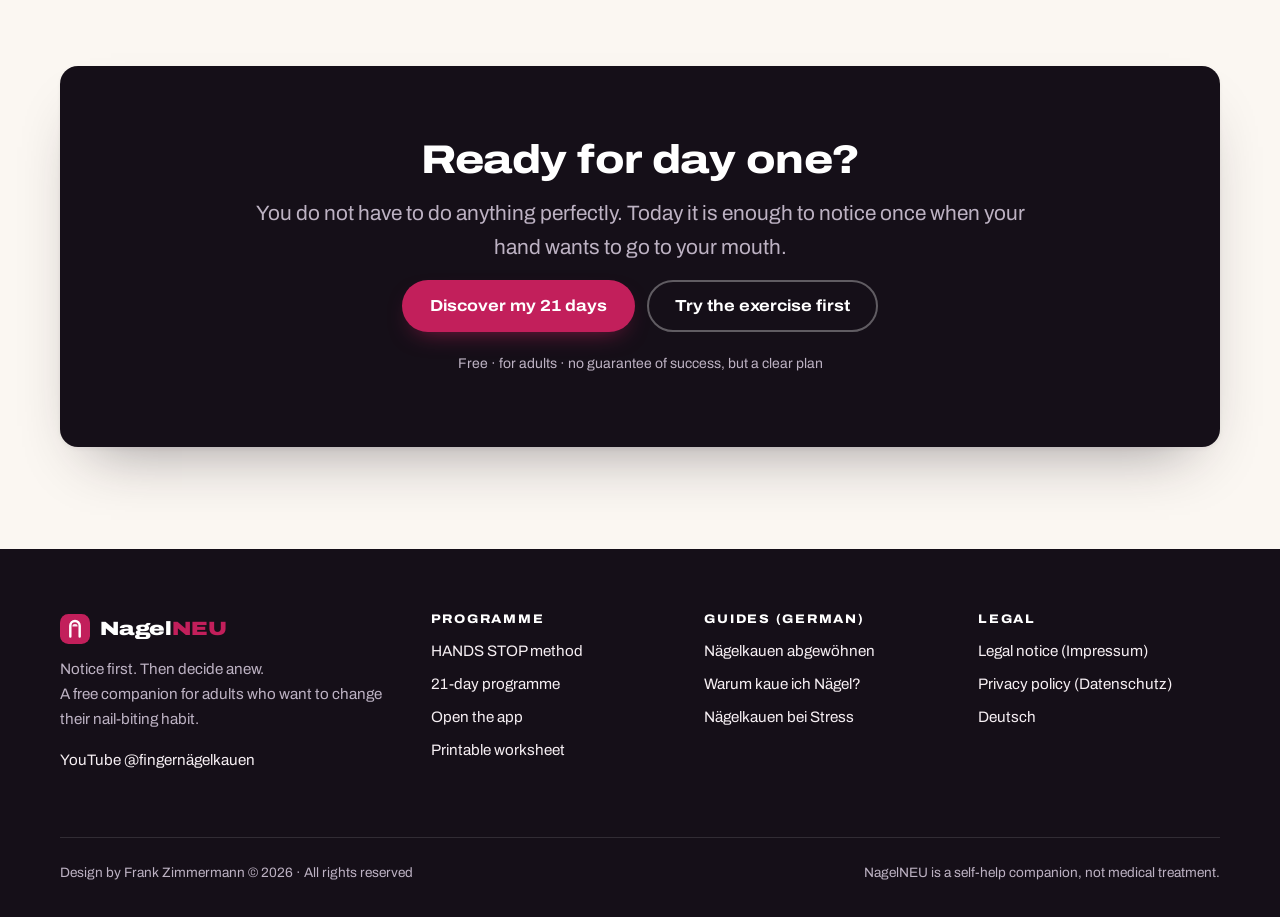
<file: en/index.html>
<!DOCTYPE html>
<html lang="en">
<head>
<meta charset="utf-8">
<meta name="viewport" content="width=device-width, initial-scale=1, viewport-fit=cover">
<title>NagelNEU: Stop biting your nails with the HANDS STOP method</title>
<meta name="description" content="Biting your nails for years? NagelNEU helps adults notice the automatic moment earlier. A free 21-day programme built on the HANDS STOP method.">
<meta name="robots" content="index, follow">
<link rel="canonical" href="https://nagelneu.github.io/nagelNEU/en/">
<link rel="alternate" hreflang="de" href="https://nagelneu.github.io/nagelNEU/">
<link rel="alternate" hreflang="en" href="https://nagelneu.github.io/nagelNEU/en/">
<link rel="alternate" hreflang="x-default" href="https://nagelneu.github.io/nagelNEU/">
<meta name="author" content="Frank Zimmermann">
<meta name="theme-color" content="#fbf7f2">
<meta property="og:type" content="website">
<meta property="og:site_name" content="NagelNEU">
<meta property="og:locale" content="en_GB">
<meta property="og:title" content="NagelNEU: Stop biting your nails with the HANDS STOP method">
<meta property="og:description" content="Biting your nails for years? NagelNEU helps adults notice the automatic moment earlier. A free 21-day programme built on the HANDS STOP method.">
<meta property="og:url" content="https://nagelneu.github.io/nagelNEU/en/">
<meta property="og:image" content="https://nagelneu.github.io/nagelNEU/assets/img/og-image-en.png">
<meta property="og:image:width" content="1200">
<meta property="og:image:height" content="630">
<meta property="og:image:alt" content="NagelNEU: Notice first. Then decide anew.">
<meta name="twitter:card" content="summary_large_image">
<link rel="icon" href="../assets/img/favicon.svg" type="image/svg+xml">
<link rel="icon" href="../assets/img/favicon-32.png" sizes="32x32" type="image/png">
<link rel="apple-touch-icon" href="../assets/img/apple-touch-icon.png">
<link rel="preload" href="../assets/fonts/archivo-var.woff" as="font" type="font/woff" crossorigin>
<link rel="stylesheet" href="../assets/css/site.css">
<script type="application/ld+json">
{
 "@context": "https://schema.org",
 "@graph": [
  {
   "@type": "Organization",
   "@id": "https://nagelneu.github.io/nagelNEU/#org",
   "name": "NagelNEU",
   "url": "https://nagelneu.github.io/nagelNEU/",
   "logo": "https://nagelneu.github.io/nagelNEU/assets/img/logo-512.png",
   "sameAs": [
    "https://www.youtube.com/@fingern%C3%A4gelkauen"
   ],
   "founder": {
    "@type": "Person",
    "name": "Frank Zimmermann"
   }
  },
  {
   "@type": "WebPage",
   "@id": "https://nagelneu.github.io/nagelNEU/en/#webpage",
   "url": "https://nagelneu.github.io/nagelNEU/en/",
   "name": "NagelNEU: Stop biting your nails with the HANDS STOP method",
   "inLanguage": "en-GB",
   "isPartOf": {
    "@id": "https://nagelneu.github.io/nagelNEU/#website"
   },
   "dateModified": "2026-10-22"
  }
 ]
}
</script>
</head>
<body data-root="../">
<a class="skip" href="#main">Skip to content</a>
<header class="site-header">
  <div class="wrap hdr">
    <a class="logo" href="../en/" aria-label="NagelNEU home page"><svg viewBox="0 0 32 32" width="30" height="30" aria-hidden="true" focusable="false"><rect width="32" height="32" rx="9" fill="#c21f5b"/><path d="M11 24V12.5a5 5 0 0 1 10 0V24" fill="none" stroke="#fff" stroke-width="2.6" stroke-linecap="round"/><path d="M13.2 13.2a2.8 2.6 0 0 1 5.6 0" fill="#fff" opacity=".9"/></svg><span class="brand-mark">Nagel<b>NEU</b></span></a>
    <button class="nav-toggle" type="button" aria-controls="nav" aria-expanded="false"><span></span><span class="vh">Menu</span></button>
    <nav id="nav" class="nav" aria-label="Main navigation">
      <a href="#method">Method</a><a href="#programme">Programme</a><a href="#faq">FAQ</a><a class="lang" href="../" hreflang="de" lang="de" aria-label="Deutsche Version">DE</a><a class="btn btn-primary btn-sm" href="../app/?lang=en">Open the app</a>
    </nav>
  </div>
</header>
<main id="main">

<section class="hero">
  <div class="wrap grid-2">
    <div>
      <p class="welcome" role="status"><span class="welcome-text"></span> <a class="arrow-link" href="../app/?lang=en">Continue</a></p>
      <span class="eyebrow">For adults who have bitten their nails for a long time</span>
      <h1>You bite your nails. Maybe for years. <em>There is nothing to be ashamed of.</em></h1>
      <p class="lead">NagelNEU helps you notice the automatic moment earlier and offer your hands something else. With the HANDS STOP method and a 21-day programme: about five minutes a day, free, right in your browser.</p>
      <div class="btn-row">
        <a class="btn btn-primary" href="../app/?lang=en">Discover my 21 days</a>
        <a class="btn btn-secondary" href="#exercise">Try the 60-second exercise first</a>
      </div>
      <div class="hero-meta"><span>Free</span><span>About 5 minutes a day</span><span>Your entries stay on your device</span></div>
    </div>
    <div class="hero-visual" aria-hidden="true">
      <div class="phone"><img src="../assets/img/app-start-en.webp" alt="" width="390" height="823" fetchpriority="high"></div>
      <img src="../assets/img/knibbler-2.svg" alt="" width="120" height="160" class="hero-fig" decoding="async">
      <div class="hero-note"><span class="hand">Notice first.<br>Then decide anew.</span></div>
    </div>
  </div>
</section>

<section class="situations bg-2" aria-labelledby="h-problem">
  <div class="wrap">
    <span class="eyebrow">Sound familiar?</span>
    <h2 id="h-problem">It usually happens before you even think about it.</h2>
    <p class="lead">Nail biting rarely has just one cause. Many people recognise themselves in one or more of these situations. Yours may be quite different.</p>
    <div class="grid-3" style="margin-top:32px">
      <div class="card reveal"><span class="ico" aria-hidden="true">⚡</span><h3>When the pressure rises</h3><p>A deadline, a difficult conversation, too much at once. Your hand drifts to your mouth as if it could briefly release the tension.</p></div>
      <div class="card reveal"><span class="ico" aria-hidden="true">🕰️</span><h3>When nothing is happening</h3><p>Waiting, scrolling, watching TV. Your hands have nothing to do and find something on their own.</p></div>
      <div class="card reveal"><span class="ico" aria-hidden="true">🧠</span><h3>When you are concentrating</h3><p>While reading, studying or thinking, your mind is busy and your hand carries on by itself.</p></div>
      <div class="card reveal"><span class="ico" aria-hidden="true">👀</span><h3>When you only notice afterwards</h3><p>Often you only realise once the nail is shorter. That is not a sign of weakness, it is typical of an ingrained habit.</p></div>
      <div class="card reveal"><span class="ico" aria-hidden="true">🤲</span><h3>When you want to stop but do not know how</h3><p>Good intentions alone often fall short, because the movement is faster than the thought. What is missing is a concrete alternative for exactly that moment.</p></div>
      <div class="card reveal" style="background:var(--rose-soft);border-color:transparent"><h3>That is why NagelNEU does not rely on willpower.</h3><p>It relies on a short routine you can practise until it kicks in by itself in difficult moments.</p></div>
    </div>
  </div>
</section>

<section id="method" aria-labelledby="h-method">
  <div class="wrap">
    <span class="eyebrow">The method</span>
    <h2 id="h-method"><span class="method-word">HANDS STOP</span>: four steps for the automatic moment</h2>
    <p class="lead">HANDS STOP (in German: HÄNDE-STOPP) is a practice routine that interrupts the reach to your mouth. You can use it anywhere, without any tools, in about a minute.</p>
    <ol class="method-steps" style="list-style:none;padding:0">
      <li class="step reveal"><span class="num" aria-hidden="true">01</span><h3>Notice</h3><p class="q">What is happening right now?</p><p>You notice the movement and name it to yourself: “My hand wants to go to my mouth.” That alone is a success.</p></li>
      <li class="step reveal"><span class="num" aria-hidden="true">02</span><h3>Pause</h3><p class="q">Can I interrupt it briefly?</p><p>Clench your fists for 3 seconds, release, lay your hands flat. Breathe in for 4, out for 6. The wave usually gets smaller quickly.</p></li>
      <li class="step reveal"><span class="num" aria-hidden="true">03</span><h3>Choose an alternative</h3><p class="q">What can my hands do instead?</p><p>Hold, squeeze or care for something: a stress ball, a pen, hand cream, a nail file. Decided in advance, it is easier when it counts.</p></li>
      <li class="step reveal"><span class="num" aria-hidden="true">04</span><h3>Reflect</h3><p class="q">What did I notice?</p><p>A quick look back: where was I, what set it off, what helped? Over time you will recognise your pattern.</p></li>
    </ol>
    <p class="note soft" style="margin-top:28px"><strong>Good to know:</strong> HANDS STOP is a practical exercise routine. It draws on elements that are also used in behavioural therapy for habits like nail biting, but it is not a medically tested procedure in itself.</p>
  </div>
</section>

<section id="exercise" class="night" aria-labelledby="h-ex">
  <div class="wrap">
    <span class="eyebrow">Try it now</span>
    <h2 id="h-ex">Your first HANDS STOP exercise</h2>
    <p class="lead">Choose when you bite your nails most. You get a matching exercise straight away and can do the 60 seconds right here. No sign-up.</p>
    <div class="ex">
  <form id="ex-form" data-sheet="worksheet/" novalidate>
    <fieldset>
      <legend>When do you bite your nails most?</legend>
      <div class="opt"><input type="radio" name="trigger" id="t-stress" value="stress"><label for="t-stress"><span aria-hidden="true">⚡</span>Stress or nerves</label></div><div class="opt"><input type="radio" name="trigger" id="t-bored" value="bored"><label for="t-bored"><span aria-hidden="true">🕰️</span>Boredom</label></div><div class="opt"><input type="radio" name="trigger" id="t-focus" value="focus"><label for="t-focus"><span aria-hidden="true">🧠</span>Focused work</label></div><div class="opt"><input type="radio" name="trigger" id="t-auto" value="auto"><label for="t-auto"><span aria-hidden="true">👀</span>Without noticing</label></div><div class="opt"><input type="radio" name="trigger" id="t-other" value="other"><label for="t-other"><span aria-hidden="true">✍️</span>Something else</label></div>
      <div class="ex-other" id="ex-other">
        <label class="field" for="ex-other-in"><span class="vh">Your trigger (optional)</span>
          <input class="input" id="ex-other-in" maxlength="60" autocomplete="off" placeholder="e.g. when I am on the phone" aria-label="Your trigger (optional)">
        </label>
      </div>
      <noscript><p class="note">This exercise needs JavaScript. Here it is without: 1. Notice: tell yourself “My hand wants to go to my mouth.” 2. Pause: clench your fists for 3 seconds, release, hands flat, breathe in for 4, out for 6. 3. Choose an alternative: stress ball, pen or hand cream. 4. Reflect: what set it off?</p></noscript>
      <button class="btn btn-secondary vh" type="submit">Show exercise</button>
    </fieldset>
  </form>
  <div class="ex-out" id="ex-out" aria-live="polite">
    <div class="ex-empty"><div><img src="../assets/img/knibbler-2.svg" alt="" width="84" height="112" loading="lazy" decoding="async"><p>Choose a situation. Your exercise will appear here.</p></div></div>
  </div>
</div>
  </div>
</section>

<section id="programme" aria-labelledby="h-prog">
  <div class="wrap">
    <span class="eyebrow">The 21-day programme</span>
    <h2 id="h-prog">21 days of practising, noticing and noting</h2>
    <p class="lead">The programme takes you through the HANDS STOP method over three weeks. Each day there is a short session that adapts to your triggers and entries.</p>
    <div class="facts" style="margin-top:32px">
      <div class="fact reveal"><h3>Who is it for?</h3><p>Adults who have bitten their nails or picked at their cuticles for a long time and want to change that without pressure.</p></div>
      <div class="fact reveal"><h3>What do you do?</h3><p>Every day you see through a typical excuse, answer two short questions, do a daily task and write or speak a few lines in your diary. For acute moments there is the “Caught it!” button and the 60-second HANDS STOP.</p></div>
      <div class="fact reveal"><h3>How much time?</h3><p>About five minutes a day, plus the moments when you practise. Each new day opens 24 hours after the previous one.</p></div>
      <div class="fact reveal"><h3>What is included?</h3><p>21 daily missions, days for your personal triggers, a diary with voice input, photos on days 1, 7, 14 and 21, an emergency card, a printable hands plan and, at the end, your diary as a PDF. In English and German.</p></div>
      <div class="fact reveal"><h3>How do you see progress?</h3><p>You count how often you catch yourself and how often you bite anyway. Your daily goal drops step by step. Charts, photos and your diary show you what is changing.</p></div>
      <div class="fact reveal"><h3>What do you need?</h3><p>A smartphone or computer with an up-to-date browser. A nail file, hand cream and something for your hands, such as a stress ball, are helpful.</p></div>
      <div class="fact reveal"><h3>What can you expect? <span class="tag green">realistic</span></h3><p>More awareness of your moments, concrete alternatives and a plan for difficult days. How quickly things change varies a lot. Setbacks are part of it.</p></div>
      <div class="fact reveal"><h3>What are the limits? <span class="tag amber">important</span></h3><p>NagelNEU is a self-help companion, not a treatment, and there is no guarantee of success. If there is inflammation, significant distress, or if the biting is linked to anxiety or compulsions, please seek medical or psychotherapeutic support.</p></div>
    </div>
    <div class="btn-row" style="margin-top:32px">
      <a class="btn btn-primary" href="../app/?lang=en">Discover my 21 days</a>
    </div>
  </div>
</section>

<section class="bg-2" aria-labelledby="h-days">
  <div class="wrap">
    <span class="eyebrow">Overview</span>
    <h2 id="h-days">The 21 days at a glance</h2>
    <p class="lead">Four phases with one common thread: understand first, then relearn, then secure. On nine days the focus is on your personal triggers, in three levels.</p>
    <div class="phases"><div class="phase reveal"><div class="phase-head"><small>Phase 1 · Day 1–5</small><h3>Unmask the Nibblers</h3><p>Spot your patterns, see through the excuses, learn to catch it.</p></div><ol class="days"><li><span class="d">01</span><span class="t">All by itself 📷</span></li><li><span class="d">02</span><span class="t">The calming lie</span></li><li><span class="d">03</span><span class="t">Your trigger no. 1<small>Level 1: unmasked · adapts to you</small></span></li><li><span class="d">04</span><span class="t">Surf the wave</span></li><li><span class="d">05</span><span class="t">Your trigger no. 2<small>Level 1: unmasked · adapts to you</small></span></li></ol></div><div class="phase reveal"><div class="phase-head"><small>Phase 2 · Day 6–10</small><h3>Reprogram your hands</h3><p>Practise the competing response, keep your hands busy, find allies.</p></div><ol class="days"><li><span class="d">06</span><span class="t">Your hand kit</span></li><li><span class="d">07</span><span class="t">Week 1: Check-in 📷</span></li><li><span class="d">08</span><span class="t">Your trigger no. 3<small>Level 1: unmasked · adapts to you</small></span></li><li><span class="d">09</span><span class="t">Your nails are healing</span></li><li><span class="d">10</span><span class="t">Allies &amp; signals</span></li></ol></div><div class="phase reveal"><div class="phase-head"><small>Phase 3 · Day 11–16</small><h3>Traps &amp; relapse protection</h3><p>Prepare for tricky situations, feelings and slips.</p></div><ol class="days"><li><span class="d">11</span><span class="t">Your trigger no. 1<small>Level 2: your counter-plan · adapts to you</small></span></li><li><span class="d">12</span><span class="t">“Just that one edge”, the most dangerous lie</span></li><li><span class="d">13</span><span class="t">Your trigger no. 2<small>Level 2: your counter-plan · adapts to you</small></span></li><li><span class="d">14</span><span class="t">Halfway: review and repeat 📷</span></li><li><span class="d">15</span><span class="t">Your trigger no. 3<small>Level 2: your counter-plan · adapts to you</small></span></li><li><span class="d">16</span><span class="t">Feelings without nibbling</span></li></ol></div><div class="phase reveal"><div class="phase-head"><small>Phase 4 · Day 17–21</small><h3>New nails, new you</h3><p>Consolidate what is new, take stock, plan for afterwards.</p></div><ol class="days"><li><span class="d">17</span><span class="t">Your trigger no. 1<small>Level 3: the real test · adapts to you</small></span></li><li><span class="d">18</span><span class="t">If it happens anyway: slip protocol</span></li><li><span class="d">19</span><span class="t">Your trigger no. 2<small>Level 3: the real test · adapts to you</small></span></li><li><span class="d">20</span><span class="t">Your trigger no. 3<small>Level 3: the real test · adapts to you</small></span></li><li><span class="d">21</span><span class="t">The Nail Pass: day 21 📷</span></li></ol></div></div><div class="legend"><span class="tag">Fixed daily content</span><span class="tag green">Adapts to your triggers</span><span class="tag amber">📷 Photo day</span></div>
    <p class="mute small" style="margin-top:20px">Nibblers are little finger characters in the programme. They stand for the inner excuses that tempt you to bite, such as “Just that one edge”.</p>
  </div>
</section>

<section aria-labelledby="h-story">
  <div class="wrap story">
    <div class="story-figs" aria-hidden="true"><img src="../assets/img/knibbler-0.svg" alt="" width="72" height="96" loading="lazy" decoding="async"><img src="../assets/img/knibbler-4.svg" alt="" width="88" height="117" loading="lazy" decoding="async"><img src="../assets/img/knibbler-2.svg" alt="" width="72" height="96" loading="lazy" decoding="async"></div>
    <div>
      <span class="eyebrow">Why NagelNEU exists</span>
      <h2 id="h-story">Born from personal experience</h2>
      <p class="lead">NagelNEU was created by Frank Zimmermann. He knows nail biting from his own experience, and he knows the path to changing it.</p>
      <p>That experience is where NagelNEU comes from: no lecturing and no promises, but a companion that takes seriously how fast and automatic nail biting is. And that shows you what you can do in exactly that moment.</p>
      <div class="yt" style="margin-top:24px">
        <span class="yt-ico" aria-hidden="true"></span>
        <div style="flex:1;min-width:220px"><strong>On YouTube: @fingernägelkauen</strong><br><span class="mute">Short exercises and thoughts about nail biting (in German).</span></div>
        <a class="btn btn-secondary btn-sm" href="https://www.youtube.com/@fingern%C3%A4gelkauen" rel="noopener" target="_blank">Visit the channel</a>
      </div>
    </div>
  </div>
</section>

<section id="faq" class="bg-2">
  <div class="wrap">
    <span class="eyebrow">FAQ</span>
    <h2>Frequently asked questions</h2>
    <div class="faq"><details><summary>Can I stop biting my nails?</summary><div><p>Many people manage to bite much less often or stop altogether. How quickly and how completely that happens varies a lot. It helps not to rely on willpower alone: know your triggers, notice the moment earlier and have a set alternative for your hands. That is exactly what you practise with HANDS STOP.</p></div></details><details><summary>What if I bite my nails again one day?</summary><div><p>Then you carry on. A slip is information, not a verdict. File the nail smooth so no edge tempts you, briefly note what was going on, and start again at the next moment. The programme has its own routine for this, and your daily goal adapts.</p></div></details><details><summary>How does the 21-day programme work?</summary><div><p>You set up your profile in a few minutes: your triggers, your reasons, your start date. Then a session of about five minutes opens each day: see through a typical excuse, answer two short questions, do a daily task and write or speak a few lines in your diary. What you enter shapes the following days. At the end you can save your diary as a PDF.</p></div></details><details><summary>What do I do when I am stressed?</summary><div><p>Under stress, a counter-movement that does not fit with biting helps: clench your fists firmly, release, lay your hands flat and breathe out for longer than you breathe in. Keep something to squeeze within reach, such as a stress ball.</p></div></details><details><summary>Do I need any special materials?</summary><div><p>No. A nail file, hand cream and something for your hands, such as a stress ball or spinner ring, are helpful. Some people also use a plaster or bitter nail polish as a noticeable reminder. For the programme, you only need a smartphone or computer with an up-to-date browser.</p></div></details><details><summary>Is the programme suitable for adults?</summary><div><p>Yes, NagelNEU is written for adults, especially people who have been biting their nails for a long time. It is not designed for children.</p></div></details><details><summary>What can I do if the habit is very strong?</summary><div><p>If your nail beds often bleed or become inflamed, if it causes you a lot of distress, or if nothing improves despite many attempts, talk to your GP. Behavioural therapy can help. You can use NagelNEU alongside it.</p></div></details><details><summary>Does the programme replace professional treatment?</summary><div><p>No. NagelNEU is a self-help companion, not a medical device. It does not diagnose anything and does not replace medical or psychotherapeutic treatment.</p></div></details><details><summary>What does NagelNEU cost?</summary><div><p>The programme is free, with no subscription and no contract. When you start, I ask for your email address and for you to follow my YouTube channel. If you like, you can support the project voluntarily.</p></div></details><details><summary>What happens to my data?</summary><div><p>Your entries, photos and voice notes stay in your browser on your device. They are not transferred to NagelNEU, and you can delete them in the app at any time. See the <a href="../datenschutz/" hreflang="de">privacy policy (German)</a> for details.</p></div></details></div>
    <p style="margin-top:28px"><button class="btn btn-secondary" type="button" data-open-chat>💬 Another question? Ask the assistant</button></p>
  </div>
</section>

<section class="cta-final" aria-labelledby="h-cta">
  <div class="wrap">
    <div class="card">
      <h2 id="h-cta">Ready for day one?</h2>
      <p class="lead">You do not have to do anything perfectly. Today it is enough to notice once when your hand wants to go to your mouth.</p>
      <div class="btn-row">
        <a class="btn btn-primary" href="../app/?lang=en">Discover my 21 days</a>
        <a class="btn btn-secondary" href="#exercise">Try the exercise first</a>
      </div>
      <p class="small" style="margin-top:20px">Free · for adults · no guarantee of success, but a clear plan</p>
    </div>
  </div>
</section>

</main>
<footer class="site-footer">
  <div class="wrap">
    <div class="ft-grid">
      <div class="ft-brand">
        <a class="logo" href="../en/" aria-label="NagelNEU home page"><svg viewBox="0 0 32 32" width="30" height="30" aria-hidden="true" focusable="false"><rect width="32" height="32" rx="9" fill="#c21f5b"/><path d="M11 24V12.5a5 5 0 0 1 10 0V24" fill="none" stroke="#fff" stroke-width="2.6" stroke-linecap="round"/><path d="M13.2 13.2a2.8 2.6 0 0 1 5.6 0" fill="#fff" opacity=".9"/></svg><span class="brand-mark">Nagel<b>NEU</b></span></a>
        <p>Notice first. Then decide anew.<br>A free companion for adults who want to change their nail-biting habit.</p>
        <p><a href="https://www.youtube.com/@fingern%C3%A4gelkauen" rel="noopener" target="_blank">YouTube @fingernägelkauen</a></p>
      </div>
      <div>
        <h2>Programme</h2>
        <ul>
          <li><a href="../en/#method">HANDS STOP method</a></li>
          <li><a href="../en/#programme">21-day programme</a></li>
          <li><a href="../app/?lang=en">Open the app</a></li>
          <li><a href="../en/worksheet/">Printable worksheet</a></li>
        </ul>
      </div>
      <div>
        <h2>Guides (German)</h2>
        <ul>
          <li><a href="../naegelkauen-abgewoehnen/" hreflang="de" lang="de">Nägelkauen abgewöhnen</a></li>
          <li><a href="../warum-kaue-ich-naegel/" hreflang="de" lang="de">Warum kaue ich Nägel?</a></li>
          <li><a href="../naegelkauen-bei-stress/" hreflang="de" lang="de">Nägelkauen bei Stress</a></li>
        </ul>
      </div>
      <div>
        <h2>Legal</h2>
        <ul>
          <li><a href="../impressum/" hreflang="de">Legal notice (Impressum)</a></li>
          <li><a href="../datenschutz/" hreflang="de">Privacy policy (Datenschutz)</a></li>
          <li><a href="../" hreflang="de" lang="de">Deutsch</a></li>
        </ul>
      </div>
    </div>
    <div class="ft-bottom">
      <span>Design by Frank Zimmermann © 2026 · All rights reserved</span>
      <span>NagelNEU is a self-help companion, not medical treatment.</span>
    </div>
  </div>
</footer>
<script src="../assets/js/site.js" defer></script>
</body>
</html>
</file>
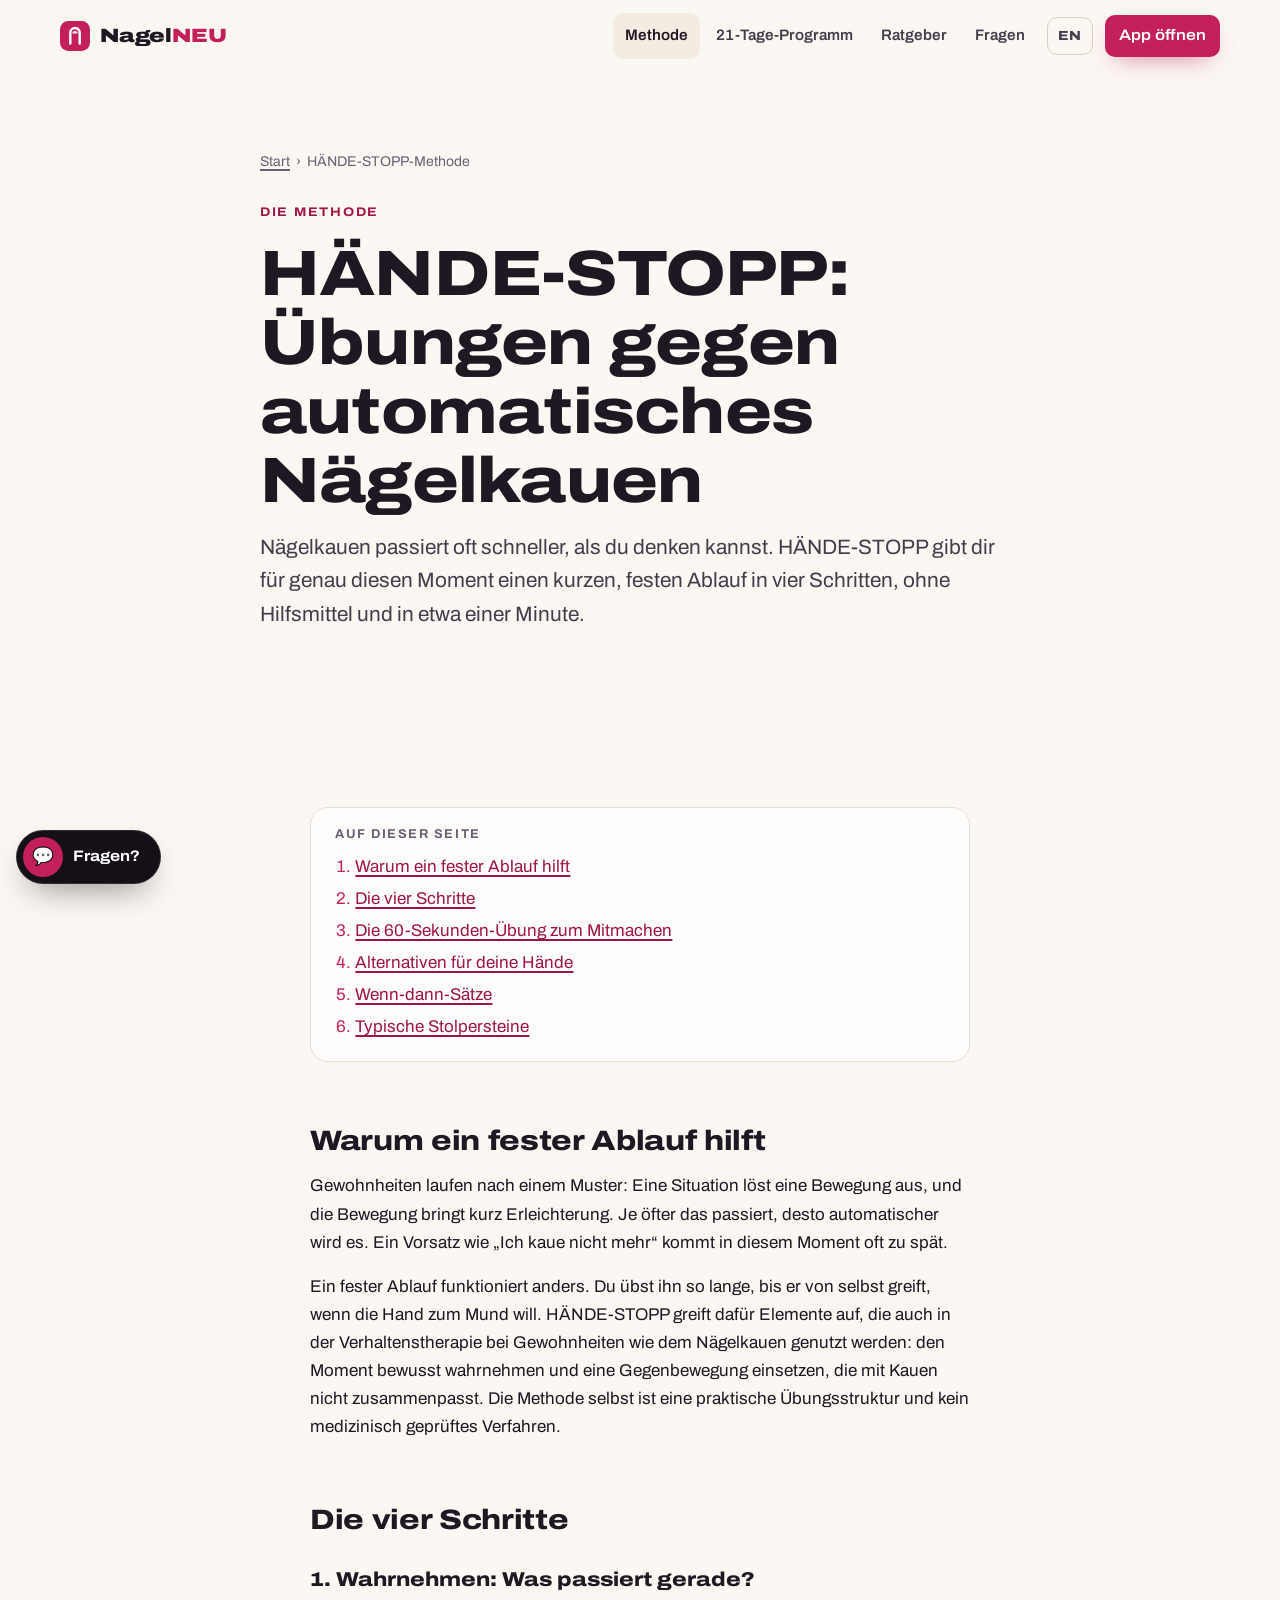
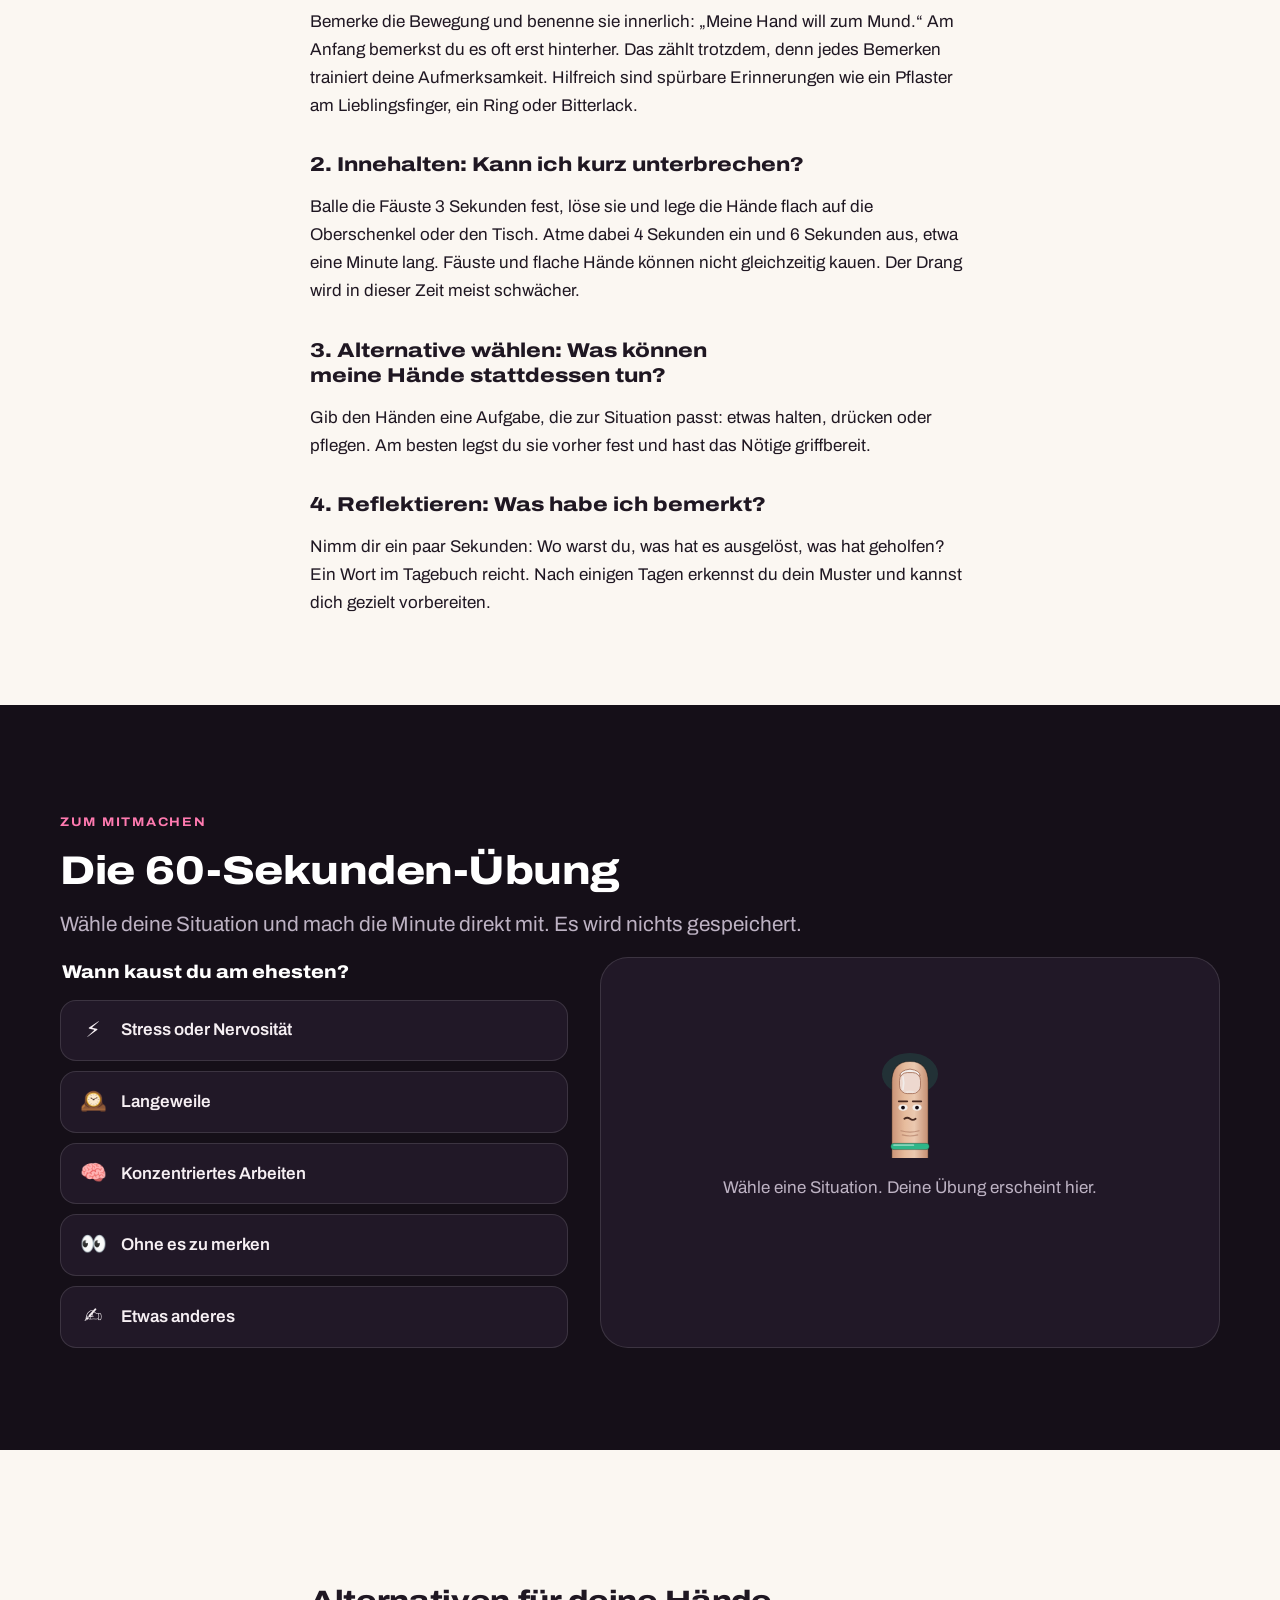
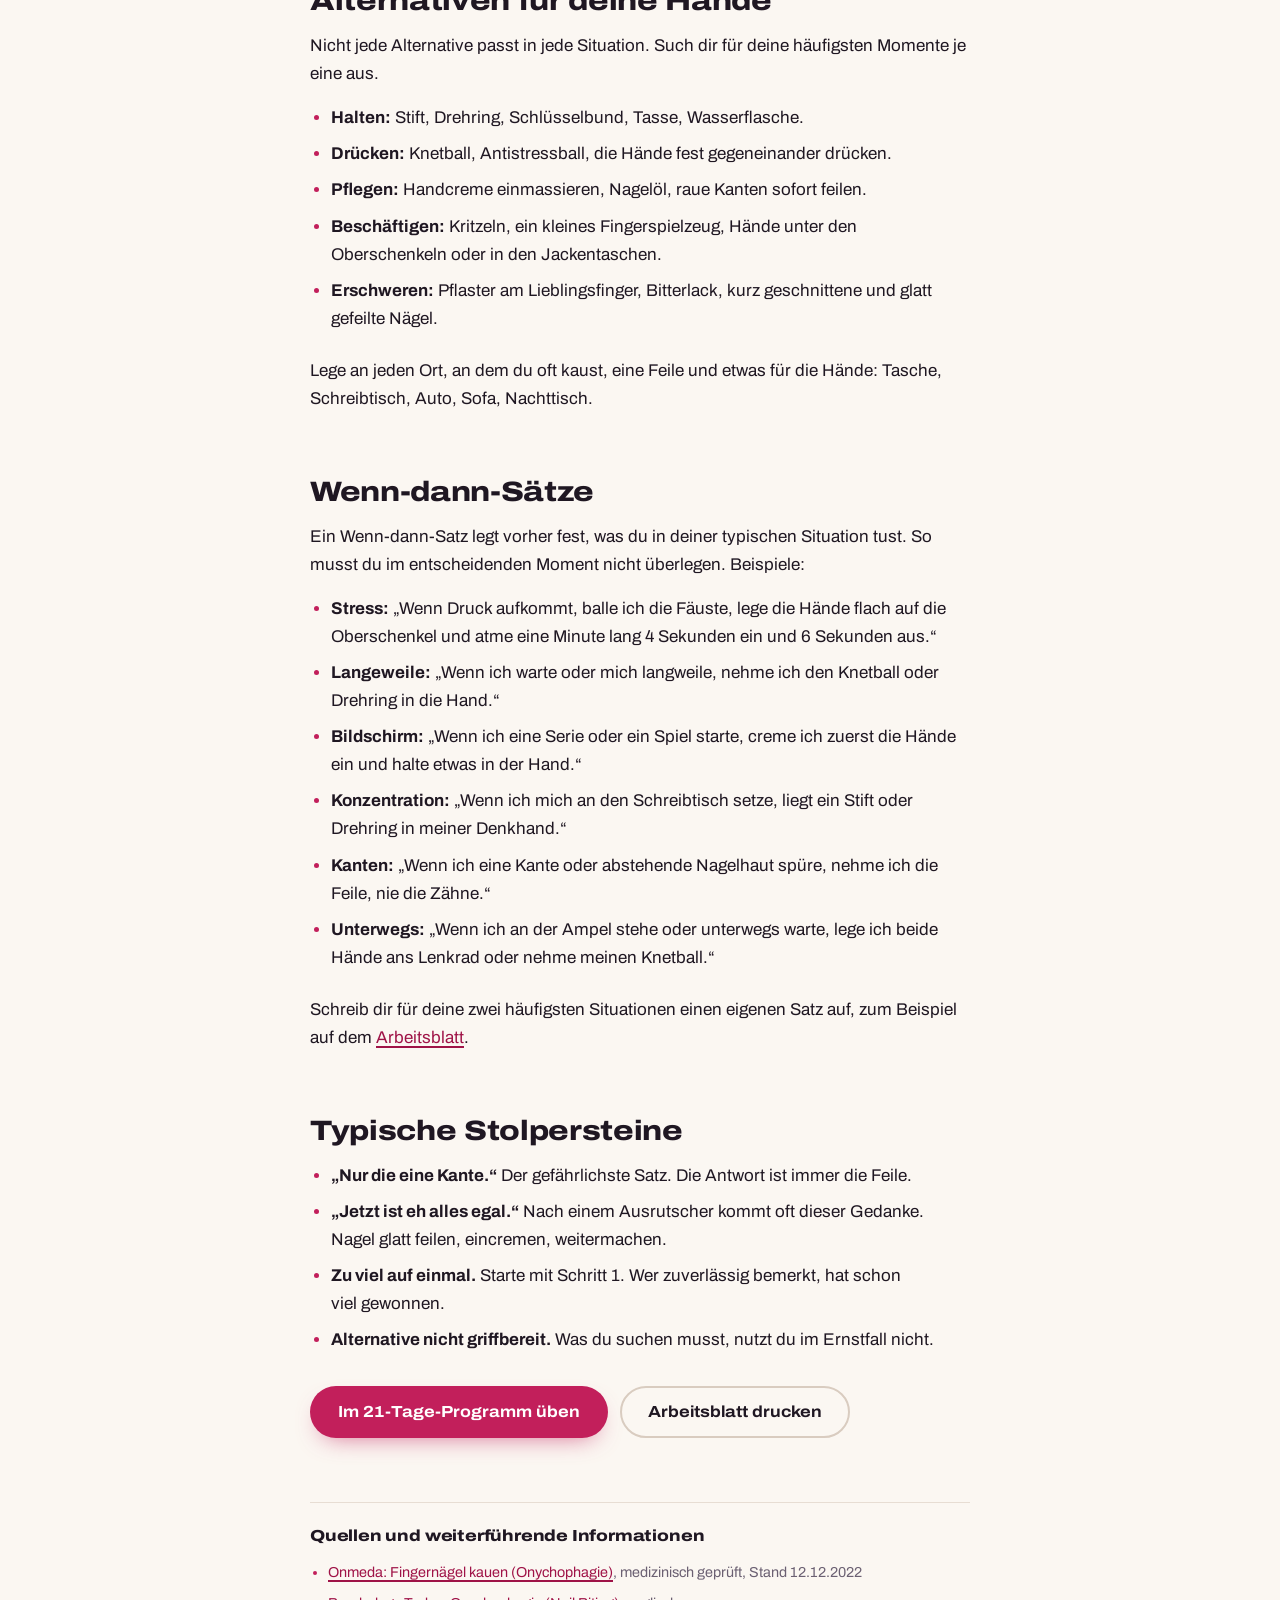
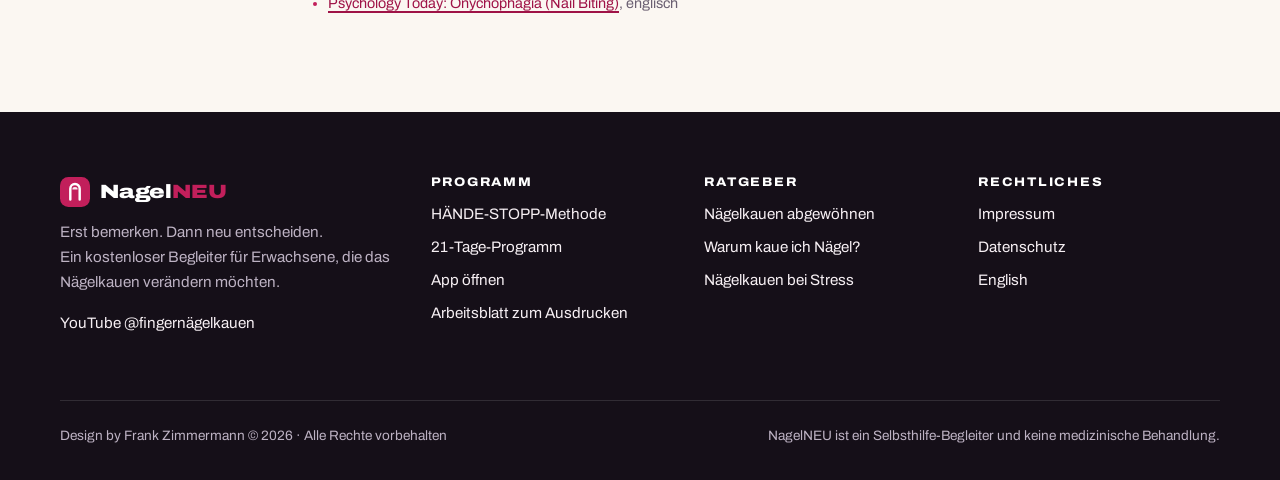
<file: haende-stopp/index.html>
<!DOCTYPE html>
<html lang="de">
<head>
<meta charset="utf-8">
<meta name="viewport" content="width=device-width, initial-scale=1, viewport-fit=cover">
<title>HÄNDE-STOPP: Übungen gegen Nägelkauen | NagelNEU</title>
<meta name="description" content="HÄNDE-STOPP in vier Schritten: wahrnehmen, innehalten, Alternative wählen, reflektieren. Mit 60-Sekunden-Übung, Alternativen für die Hände und Wenn-dann-Sätzen.">
<meta name="robots" content="index, follow">
<link rel="canonical" href="https://nagelneu.github.io/nagelNEU/haende-stopp/">
<meta name="author" content="Frank Zimmermann">
<meta name="theme-color" content="#fbf7f2">
<meta property="og:type" content="website">
<meta property="og:site_name" content="NagelNEU">
<meta property="og:locale" content="de_DE">
<meta property="og:title" content="HÄNDE-STOPP: Übungen gegen Nägelkauen | NagelNEU">
<meta property="og:description" content="HÄNDE-STOPP in vier Schritten: wahrnehmen, innehalten, Alternative wählen, reflektieren. Mit 60-Sekunden-Übung, Alternativen für die Hände und Wenn-dann-Sätzen.">
<meta property="og:url" content="https://nagelneu.github.io/nagelNEU/haende-stopp/">
<meta property="og:image" content="https://nagelneu.github.io/nagelNEU/assets/img/og-image.png">
<meta property="og:image:width" content="1200">
<meta property="og:image:height" content="630">
<meta property="og:image:alt" content="NagelNEU: Erst bemerken. Dann neu entscheiden.">
<meta name="twitter:card" content="summary_large_image">
<link rel="icon" href="../assets/img/favicon.svg" type="image/svg+xml">
<link rel="icon" href="../assets/img/favicon-32.png" sizes="32x32" type="image/png">
<link rel="apple-touch-icon" href="../assets/img/apple-touch-icon.png">
<link rel="preload" href="../assets/fonts/archivo-var.woff" as="font" type="font/woff" crossorigin>
<link rel="stylesheet" href="../assets/css/site.css">
<script type="application/ld+json">
{
 "@context": "https://schema.org",
 "@graph": [
  {
   "@type": "Organization",
   "@id": "https://nagelneu.github.io/nagelNEU/#org",
   "name": "NagelNEU",
   "url": "https://nagelneu.github.io/nagelNEU/",
   "logo": "https://nagelneu.github.io/nagelNEU/assets/img/logo-512.png",
   "sameAs": [
    "https://www.youtube.com/@fingern%C3%A4gelkauen"
   ],
   "founder": {
    "@type": "Person",
    "name": "Frank Zimmermann"
   }
  },
  {
   "@type": "WebPage",
   "url": "https://nagelneu.github.io/nagelNEU/haende-stopp/",
   "name": "HÄNDE-STOPP: Übungen gegen automatisches Nägelkauen",
   "inLanguage": "de-DE",
   "isPartOf": {
    "@id": "https://nagelneu.github.io/nagelNEU/#website"
   },
   "dateModified": "2026-10-22"
  },
  {
   "@type": "BreadcrumbList",
   "itemListElement": [
    {
     "@type": "ListItem",
     "position": 1,
     "name": "Start",
     "item": "https://nagelneu.github.io/nagelNEU/"
    },
    {
     "@type": "ListItem",
     "position": 2,
     "name": "HÄNDE-STOPP-Methode",
     "item": "https://nagelneu.github.io/nagelNEU/haende-stopp/"
    }
   ]
  }
 ]
}
</script>
</head>
<body data-root="../">
<a class="skip" href="#main">Zum Inhalt springen</a>
<header class="site-header">
  <div class="wrap hdr">
    <a class="logo" href="../" aria-label="NagelNEU Startseite"><svg viewBox="0 0 32 32" width="30" height="30" aria-hidden="true" focusable="false"><rect width="32" height="32" rx="9" fill="#c21f5b"/><path d="M11 24V12.5a5 5 0 0 1 10 0V24" fill="none" stroke="#fff" stroke-width="2.6" stroke-linecap="round"/><path d="M13.2 13.2a2.8 2.6 0 0 1 5.6 0" fill="#fff" opacity=".9"/></svg><span class="brand-mark">Nagel<b>NEU</b></span></a>
    <button class="nav-toggle" type="button" aria-controls="nav" aria-expanded="false"><span></span><span class="vh">Menü</span></button>
    <nav id="nav" class="nav" aria-label="Hauptnavigation">
      <a href="../haende-stopp/" aria-current="page">Methode</a><a href="../21-tage-programm/">21-Tage-Programm</a><a href="../naegelkauen-abgewoehnen/">Ratgeber</a><a href="../#faq">Fragen</a><a class="lang" href="../en/" hreflang="en" lang="en" aria-label="English version">EN</a><a class="btn btn-primary btn-sm" href="../app/">App öffnen</a>
    </nav>
  </div>
</header>
<main id="main">

<section class="hero" style="padding-bottom:40px">
  <div class="narrow">
    <nav class="breadcrumb" aria-label="Brotkrümelnavigation"><a href="../">Start</a><span aria-hidden="true">›</span>HÄNDE-STOPP-Methode</nav>
    <span class="eyebrow">Die Methode</span>
    <h1>HÄNDE-STOPP: Übungen gegen automatisches Nägelkauen</h1>
    <p class="lead">Nägelkauen passiert oft schneller, als du denken kannst. HÄNDE-STOPP gibt dir für genau diesen Moment einen kurzen, festen Ablauf in vier Schritten, ohne Hilfsmittel und in etwa einer Minute.</p>
  </div>
</section>

<section class="sec-tight">
  <div class="narrow prose">
    <div class="toc"><strong>Auf dieser Seite</strong><ol>
      <li><a href="#warum">Warum ein fester Ablauf hilft</a></li>
      <li><a href="#schritte">Die vier Schritte</a></li>
      <li><a href="#ueben">Die 60-Sekunden-Übung zum Mitmachen</a></li>
      <li><a href="#alternativen">Alternativen für deine Hände</a></li>
      <li><a href="#wenn-dann">Wenn-dann-Sätze</a></li>
      <li><a href="#stolpersteine">Typische Stolpersteine</a></li>
    </ol></div>

    <h2 id="warum">Warum ein fester Ablauf hilft</h2>
    <p>Gewohnheiten laufen nach einem Muster: Eine Situation löst eine Bewegung aus, und die Bewegung bringt kurz Erleichterung. Je öfter das passiert, desto automatischer wird es. Ein Vorsatz wie „Ich kaue nicht mehr“ kommt in diesem Moment oft zu spät.</p>
    <p>Ein fester Ablauf funktioniert anders. Du übst ihn so lange, bis er von selbst greift, wenn die Hand zum Mund will. HÄNDE-STOPP greift dafür Elemente auf, die auch in der Verhaltenstherapie bei Gewohnheiten wie dem Nägelkauen genutzt werden: den Moment bewusst wahrnehmen und eine Gegenbewegung einsetzen, die mit Kauen nicht zusammenpasst. Die Methode selbst ist eine praktische Übungsstruktur und kein medizinisch geprüftes Verfahren.</p>

    <h2 id="schritte">Die vier Schritte</h2>
    <h3>1. Wahrnehmen: Was passiert gerade?</h3>
    <p>Bemerke die Bewegung und benenne sie innerlich: „Meine Hand will zum Mund.“ Am Anfang bemerkst du es oft erst hinterher. Das zählt trotzdem, denn jedes Bemerken trainiert deine Aufmerksamkeit. Hilfreich sind spürbare Erinnerungen wie ein Pflaster am Lieblingsfinger, ein Ring oder Bitterlack.</p>
    <h3>2. Innehalten: Kann ich kurz unterbrechen?</h3>
    <p>Balle die Fäuste 3 Sekunden fest, löse sie und lege die Hände flach auf die Oberschenkel oder den Tisch. Atme dabei 4 Sekunden ein und 6 Sekunden aus, etwa eine Minute lang. Fäuste und flache Hände können nicht gleichzeitig kauen. Der Drang wird in dieser Zeit meist schwächer.</p>
    <h3>3. Alternative wählen: Was können meine Hände stattdessen tun?</h3>
    <p>Gib den Händen eine Aufgabe, die zur Situation passt: etwas halten, drücken oder pflegen. Am besten legst du sie vorher fest und hast das Nötige griffbereit.</p>
    <h3>4. Reflektieren: Was habe ich bemerkt?</h3>
    <p>Nimm dir ein paar Sekunden: Wo warst du, was hat es ausgelöst, was hat geholfen? Ein Wort im Tagebuch reicht. Nach einigen Tagen erkennst du dein Muster und kannst dich gezielt vorbereiten.</p>
  </div>
</section>

<section id="ueben" class="night">
  <div class="wrap">
    <span class="eyebrow">Zum Mitmachen</span>
    <h2>Die 60-Sekunden-Übung</h2>
    <p class="lead">Wähle deine Situation und mach die Minute direkt mit. Es wird nichts gespeichert.</p>
    <div class="ex">
  <form id="ex-form" data-sheet="../arbeitsblatt/" novalidate>
    <fieldset>
      <legend>Wann kaust du am ehesten?</legend>
      <div class="opt"><input type="radio" name="trigger" id="t-stress" value="stress"><label for="t-stress"><span aria-hidden="true">⚡</span>Stress oder Nervosität</label></div><div class="opt"><input type="radio" name="trigger" id="t-bored" value="bored"><label for="t-bored"><span aria-hidden="true">🕰️</span>Langeweile</label></div><div class="opt"><input type="radio" name="trigger" id="t-focus" value="focus"><label for="t-focus"><span aria-hidden="true">🧠</span>Konzentriertes Arbeiten</label></div><div class="opt"><input type="radio" name="trigger" id="t-auto" value="auto"><label for="t-auto"><span aria-hidden="true">👀</span>Ohne es zu merken</label></div><div class="opt"><input type="radio" name="trigger" id="t-other" value="other"><label for="t-other"><span aria-hidden="true">✍️</span>Etwas anderes</label></div>
      <div class="ex-other" id="ex-other">
        <label class="field" for="ex-other-in"><span class="vh">Dein Auslöser (optional)</span>
          <input class="input" id="ex-other-in" maxlength="60" autocomplete="off" placeholder="z. B. beim Telefonieren" aria-label="Dein Auslöser (optional)">
        </label>
      </div>
      <noscript><p class="note">Diese Übung braucht JavaScript. So geht sie auch ohne: 1. Wahrnehmen: Sag dir „Meine Hand will zum Mund.“ 2. Innehalten: Fäuste 3 Sekunden ballen, lösen, Hände flach ablegen, 4 Sekunden ein, 6 Sekunden aus. 3. Alternative wählen: Knetball, Stift oder Handcreme. 4. Reflektieren: Was hat es ausgelöst?</p></noscript>
      <button class="btn btn-secondary vh" type="submit">Übung anzeigen</button>
    </fieldset>
  </form>
  <div class="ex-out" id="ex-out" aria-live="polite">
    <div class="ex-empty"><div><img src="../assets/img/knibbler-2.svg" alt="" width="84" height="112" loading="lazy" decoding="async"><p>Wähle eine Situation. Deine Übung erscheint hier.</p></div></div>
  </div>
</div>
  </div>
</section>

<section class="sec-tight">
  <div class="narrow prose">
    <h2 id="alternativen">Alternativen für deine Hände</h2>
    <p>Nicht jede Alternative passt in jede Situation. Such dir für deine häufigsten Momente je eine aus.</p>
    <ul>
      <li><strong>Halten:</strong> Stift, Drehring, Schlüsselbund, Tasse, Wasserflasche.</li>
      <li><strong>Drücken:</strong> Knetball, Antistressball, die Hände fest gegeneinander drücken.</li>
      <li><strong>Pflegen:</strong> Handcreme einmassieren, Nagelöl, raue Kanten sofort feilen.</li>
      <li><strong>Beschäftigen:</strong> Kritzeln, ein kleines Fingerspielzeug, Hände unter den Oberschenkeln oder in den Jackentaschen.</li>
      <li><strong>Erschweren:</strong> Pflaster am Lieblingsfinger, Bitterlack, kurz geschnittene und glatt gefeilte Nägel.</li>
    </ul>
    <p>Lege an jeden Ort, an dem du oft kaust, eine Feile und etwas für die Hände: Tasche, Schreibtisch, Auto, Sofa, Nachttisch.</p>

    <h2 id="wenn-dann">Wenn-dann-Sätze</h2>
    <p>Ein Wenn-dann-Satz legt vorher fest, was du in deiner typischen Situation tust. So musst du im entscheidenden Moment nicht überlegen. Beispiele:</p>
    <ul><li><strong>Stress:</strong> „Wenn Druck aufkommt, balle ich die Fäuste, lege die Hände flach auf die Oberschenkel und atme eine Minute lang 4 Sekunden ein und 6 Sekunden aus.“</li><li><strong>Langeweile:</strong> „Wenn ich warte oder mich langweile, nehme ich den Knetball oder Drehring in die Hand.“</li><li><strong>Bildschirm:</strong> „Wenn ich eine Serie oder ein Spiel starte, creme ich zuerst die Hände ein und halte etwas in der Hand.“</li><li><strong>Konzentration:</strong> „Wenn ich mich an den Schreibtisch setze, liegt ein Stift oder Drehring in meiner Denkhand.“</li><li><strong>Kanten:</strong> „Wenn ich eine Kante oder abstehende Nagelhaut spüre, nehme ich die Feile, nie die Zähne.“</li><li><strong>Unterwegs:</strong> „Wenn ich an der Ampel stehe oder unterwegs warte, lege ich beide Hände ans Lenkrad oder nehme meinen Knetball.“</li></ul>
    <p>Schreib dir für deine zwei häufigsten Situationen einen eigenen Satz auf, zum Beispiel auf dem <a href="../arbeitsblatt/">Arbeitsblatt</a>.</p>

    <h2 id="stolpersteine">Typische Stolpersteine</h2>
    <ul>
      <li><strong>„Nur die eine Kante.“</strong> Der gefährlichste Satz. Die Antwort ist immer die Feile.</li>
      <li><strong>„Jetzt ist eh alles egal.“</strong> Nach einem Ausrutscher kommt oft dieser Gedanke. Nagel glatt feilen, eincremen, weitermachen.</li>
      <li><strong>Zu viel auf einmal.</strong> Starte mit Schritt 1. Wer zuverlässig bemerkt, hat schon viel gewonnen.</li>
      <li><strong>Alternative nicht griffbereit.</strong> Was du suchen musst, nutzt du im Ernstfall nicht.</li>
    </ul>
    <div class="btn-row" style="margin-top:32px"><a class="btn btn-primary" href="../app/">Im 21-Tage-Programm üben</a><a class="btn btn-secondary" href="../arbeitsblatt/">Arbeitsblatt drucken</a></div>
    <div class="sources">
      <h2>Quellen und weiterführende Informationen</h2>
      <ul>
        <li><a href="https://www.onmeda.de/krankheiten/fingernaegel-kauen-id202497/" rel="noopener" target="_blank">Onmeda: Fingernägel kauen (Onychophagie)</a>, medizinisch geprüft, Stand 12.12.2022</li>
        <li><a href="https://www.psychologytoday.com/us/conditions/onychophagia-nail-biting" rel="noopener" target="_blank">Psychology Today: Onychophagia (Nail Biting)</a>, englisch</li>
      </ul>
    </div>
  </div>
</section>

</main>
<footer class="site-footer">
  <div class="wrap">
    <div class="ft-grid">
      <div class="ft-brand">
        <a class="logo" href="../" aria-label="NagelNEU Startseite"><svg viewBox="0 0 32 32" width="30" height="30" aria-hidden="true" focusable="false"><rect width="32" height="32" rx="9" fill="#c21f5b"/><path d="M11 24V12.5a5 5 0 0 1 10 0V24" fill="none" stroke="#fff" stroke-width="2.6" stroke-linecap="round"/><path d="M13.2 13.2a2.8 2.6 0 0 1 5.6 0" fill="#fff" opacity=".9"/></svg><span class="brand-mark">Nagel<b>NEU</b></span></a>
        <p>Erst bemerken. Dann neu entscheiden.<br>Ein kostenloser Begleiter für Erwachsene, die das Nägelkauen verändern möchten.</p>
        <p><a href="https://www.youtube.com/@fingern%C3%A4gelkauen" rel="noopener" target="_blank">YouTube @fingernägelkauen</a></p>
      </div>
      <div>
        <h2>Programm</h2>
        <ul>
          <li><a href="../haende-stopp/">HÄNDE-STOPP-Methode</a></li>
          <li><a href="../21-tage-programm/">21-Tage-Programm</a></li>
          <li><a href="../app/">App öffnen</a></li>
          <li><a href="../arbeitsblatt/">Arbeitsblatt zum Ausdrucken</a></li>
        </ul>
      </div>
      <div>
        <h2>Ratgeber</h2>
        <ul>
          <li><a href="../naegelkauen-abgewoehnen/">Nägelkauen abgewöhnen</a></li>
          <li><a href="../warum-kaue-ich-naegel/">Warum kaue ich Nägel?</a></li>
          <li><a href="../naegelkauen-bei-stress/">Nägelkauen bei Stress</a></li>
        </ul>
      </div>
      <div>
        <h2>Rechtliches</h2>
        <ul>
          <li><a href="../impressum/">Impressum</a></li>
          <li><a href="../datenschutz/">Datenschutz</a></li>
          <li><a href="../en/" hreflang="en" lang="en">English</a></li>
        </ul>
      </div>
    </div>
    <div class="ft-bottom">
      <span>Design by Frank Zimmermann © 2026 · Alle Rechte vorbehalten</span>
      <span>NagelNEU ist ein Selbsthilfe-Begleiter und keine medizinische Behandlung.</span>
    </div>
  </div>
</footer>
<script src="../assets/js/site.js" defer></script>
</body>
</html>
</file>
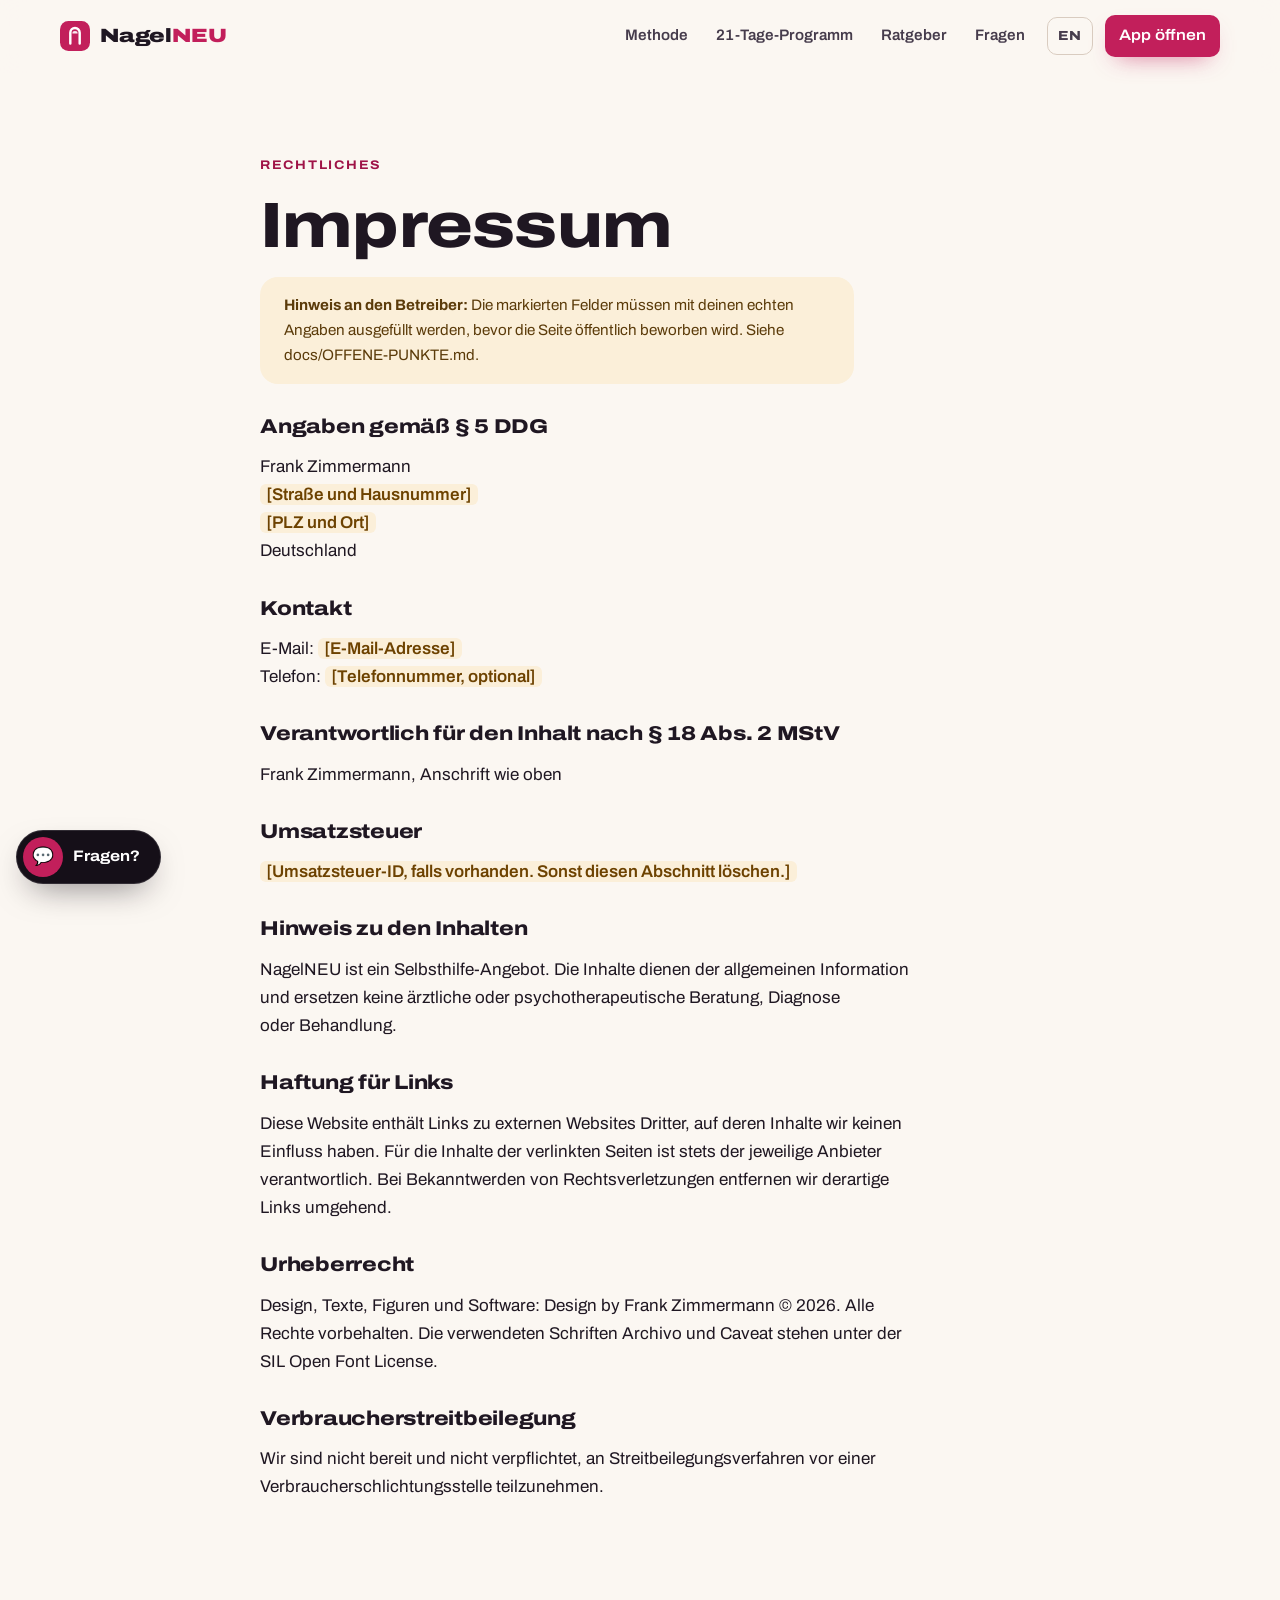
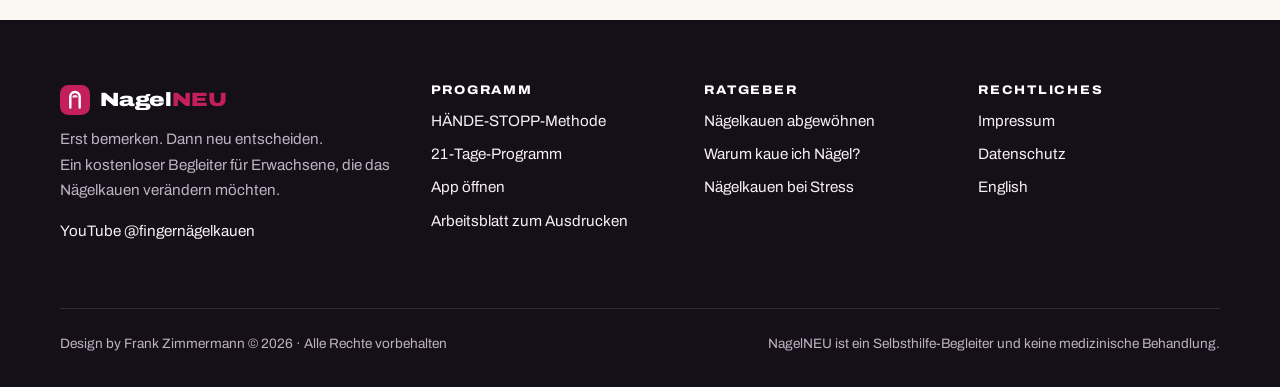
<file: impressum/index.html>
<!DOCTYPE html>
<html lang="de">
<head>
<meta charset="utf-8">
<meta name="viewport" content="width=device-width, initial-scale=1, viewport-fit=cover">
<title>Impressum | NagelNEU</title>
<meta name="description" content="Impressum von NagelNEU.">
<meta name="robots" content="noindex, follow">
<link rel="canonical" href="https://nagelneu.github.io/nagelNEU/impressum/">
<meta name="author" content="Frank Zimmermann">
<meta name="theme-color" content="#fbf7f2">
<meta property="og:type" content="website">
<meta property="og:site_name" content="NagelNEU">
<meta property="og:locale" content="de_DE">
<meta property="og:title" content="Impressum | NagelNEU">
<meta property="og:description" content="Impressum von NagelNEU.">
<meta property="og:url" content="https://nagelneu.github.io/nagelNEU/impressum/">
<meta property="og:image" content="https://nagelneu.github.io/nagelNEU/assets/img/og-image.png">
<meta property="og:image:width" content="1200">
<meta property="og:image:height" content="630">
<meta property="og:image:alt" content="NagelNEU: Erst bemerken. Dann neu entscheiden.">
<meta name="twitter:card" content="summary_large_image">
<link rel="icon" href="../assets/img/favicon.svg" type="image/svg+xml">
<link rel="icon" href="../assets/img/favicon-32.png" sizes="32x32" type="image/png">
<link rel="apple-touch-icon" href="../assets/img/apple-touch-icon.png">
<link rel="preload" href="../assets/fonts/archivo-var.woff" as="font" type="font/woff" crossorigin>
<link rel="stylesheet" href="../assets/css/site.css">
<script type="application/ld+json">
{
 "@context": "https://schema.org",
 "@graph": [
  {
   "@type": "Organization",
   "@id": "https://nagelneu.github.io/nagelNEU/#org",
   "name": "NagelNEU",
   "url": "https://nagelneu.github.io/nagelNEU/",
   "logo": "https://nagelneu.github.io/nagelNEU/assets/img/logo-512.png",
   "sameAs": [
    "https://www.youtube.com/@fingern%C3%A4gelkauen"
   ],
   "founder": {
    "@type": "Person",
    "name": "Frank Zimmermann"
   }
  }
 ]
}
</script>
</head>
<body data-root="../">
<a class="skip" href="#main">Zum Inhalt springen</a>
<header class="site-header">
  <div class="wrap hdr">
    <a class="logo" href="../" aria-label="NagelNEU Startseite"><svg viewBox="0 0 32 32" width="30" height="30" aria-hidden="true" focusable="false"><rect width="32" height="32" rx="9" fill="#c21f5b"/><path d="M11 24V12.5a5 5 0 0 1 10 0V24" fill="none" stroke="#fff" stroke-width="2.6" stroke-linecap="round"/><path d="M13.2 13.2a2.8 2.6 0 0 1 5.6 0" fill="#fff" opacity=".9"/></svg><span class="brand-mark">Nagel<b>NEU</b></span></a>
    <button class="nav-toggle" type="button" aria-controls="nav" aria-expanded="false"><span></span><span class="vh">Menü</span></button>
    <nav id="nav" class="nav" aria-label="Hauptnavigation">
      <a href="../haende-stopp/">Methode</a><a href="../21-tage-programm/">21-Tage-Programm</a><a href="../naegelkauen-abgewoehnen/">Ratgeber</a><a href="../#faq">Fragen</a><a class="lang" href="../en/" hreflang="en" lang="en" aria-label="English version">EN</a><a class="btn btn-primary btn-sm" href="../app/">App öffnen</a>
    </nav>
  </div>
</header>
<main id="main">

<section class="hero"><div class="narrow legal">
  <span class="eyebrow">Rechtliches</span>
  <h1>Impressum</h1>
  <p class="note"><strong>Hinweis an den Betreiber:</strong> Die markierten Felder müssen mit deinen echten Angaben ausgefüllt werden, bevor die Seite öffentlich beworben wird. Siehe docs/OFFENE-PUNKTE.md.</p>
  <h2>Angaben gemäß § 5 DDG</h2>
  <p>Frank Zimmermann<br><span class="ph">[Straße und Hausnummer]</span><br><span class="ph">[PLZ und Ort]</span><br>Deutschland</p>
  <h2>Kontakt</h2>
  <p>E-Mail: <span class="ph">[E-Mail-Adresse]</span><br>Telefon: <span class="ph">[Telefonnummer, optional]</span></p>
  <h2>Verantwortlich für den Inhalt nach § 18 Abs. 2 MStV</h2>
  <p>Frank Zimmermann, Anschrift wie oben</p>
  <h2>Umsatzsteuer</h2>
  <p><span class="ph">[Umsatzsteuer-ID, falls vorhanden. Sonst diesen Abschnitt löschen.]</span></p>
  <h2>Hinweis zu den Inhalten</h2>
  <p>NagelNEU ist ein Selbsthilfe-Angebot. Die Inhalte dienen der allgemeinen Information und ersetzen keine ärztliche oder psychotherapeutische Beratung, Diagnose oder Behandlung.</p>
  <h2>Haftung für Links</h2>
  <p>Diese Website enthält Links zu externen Websites Dritter, auf deren Inhalte wir keinen Einfluss haben. Für die Inhalte der verlinkten Seiten ist stets der jeweilige Anbieter verantwortlich. Bei Bekanntwerden von Rechtsverletzungen entfernen wir derartige Links umgehend.</p>
  <h2>Urheberrecht</h2>
  <p>Design, Texte, Figuren und Software: Design by Frank Zimmermann © 2026. Alle Rechte vorbehalten. Die verwendeten Schriften Archivo und Caveat stehen unter der SIL Open Font License.</p>
  <h2>Verbraucherstreitbeilegung</h2>
  <p>Wir sind nicht bereit und nicht verpflichtet, an Streitbeilegungsverfahren vor einer Verbraucherschlichtungsstelle teilzunehmen.</p>
</div></section>
</main>
<footer class="site-footer">
  <div class="wrap">
    <div class="ft-grid">
      <div class="ft-brand">
        <a class="logo" href="../" aria-label="NagelNEU Startseite"><svg viewBox="0 0 32 32" width="30" height="30" aria-hidden="true" focusable="false"><rect width="32" height="32" rx="9" fill="#c21f5b"/><path d="M11 24V12.5a5 5 0 0 1 10 0V24" fill="none" stroke="#fff" stroke-width="2.6" stroke-linecap="round"/><path d="M13.2 13.2a2.8 2.6 0 0 1 5.6 0" fill="#fff" opacity=".9"/></svg><span class="brand-mark">Nagel<b>NEU</b></span></a>
        <p>Erst bemerken. Dann neu entscheiden.<br>Ein kostenloser Begleiter für Erwachsene, die das Nägelkauen verändern möchten.</p>
        <p><a href="https://www.youtube.com/@fingern%C3%A4gelkauen" rel="noopener" target="_blank">YouTube @fingernägelkauen</a></p>
      </div>
      <div>
        <h2>Programm</h2>
        <ul>
          <li><a href="../haende-stopp/">HÄNDE-STOPP-Methode</a></li>
          <li><a href="../21-tage-programm/">21-Tage-Programm</a></li>
          <li><a href="../app/">App öffnen</a></li>
          <li><a href="../arbeitsblatt/">Arbeitsblatt zum Ausdrucken</a></li>
        </ul>
      </div>
      <div>
        <h2>Ratgeber</h2>
        <ul>
          <li><a href="../naegelkauen-abgewoehnen/">Nägelkauen abgewöhnen</a></li>
          <li><a href="../warum-kaue-ich-naegel/">Warum kaue ich Nägel?</a></li>
          <li><a href="../naegelkauen-bei-stress/">Nägelkauen bei Stress</a></li>
        </ul>
      </div>
      <div>
        <h2>Rechtliches</h2>
        <ul>
          <li><a href="../impressum/">Impressum</a></li>
          <li><a href="../datenschutz/">Datenschutz</a></li>
          <li><a href="../en/" hreflang="en" lang="en">English</a></li>
        </ul>
      </div>
    </div>
    <div class="ft-bottom">
      <span>Design by Frank Zimmermann © 2026 · Alle Rechte vorbehalten</span>
      <span>NagelNEU ist ein Selbsthilfe-Begleiter und keine medizinische Behandlung.</span>
    </div>
  </div>
</footer>
<script src="../assets/js/site.js" defer></script>
</body>
</html>
</file>
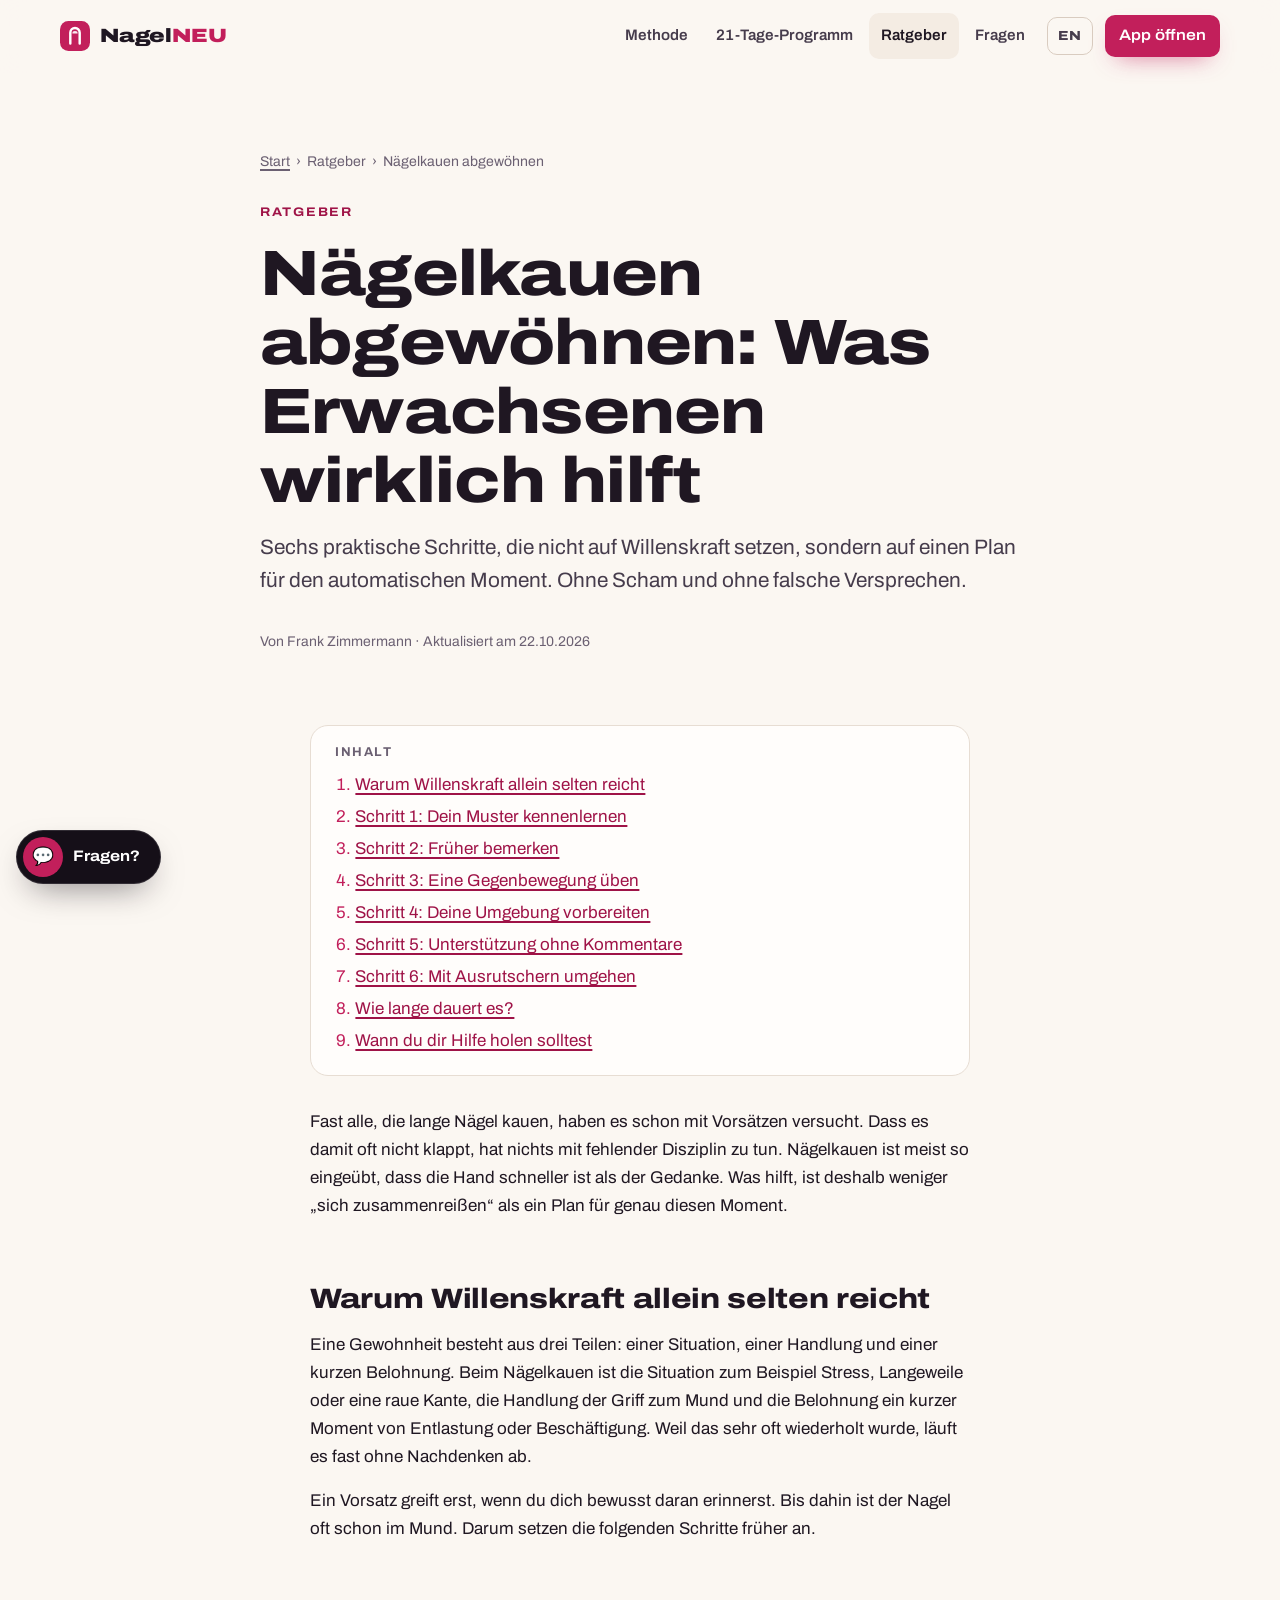
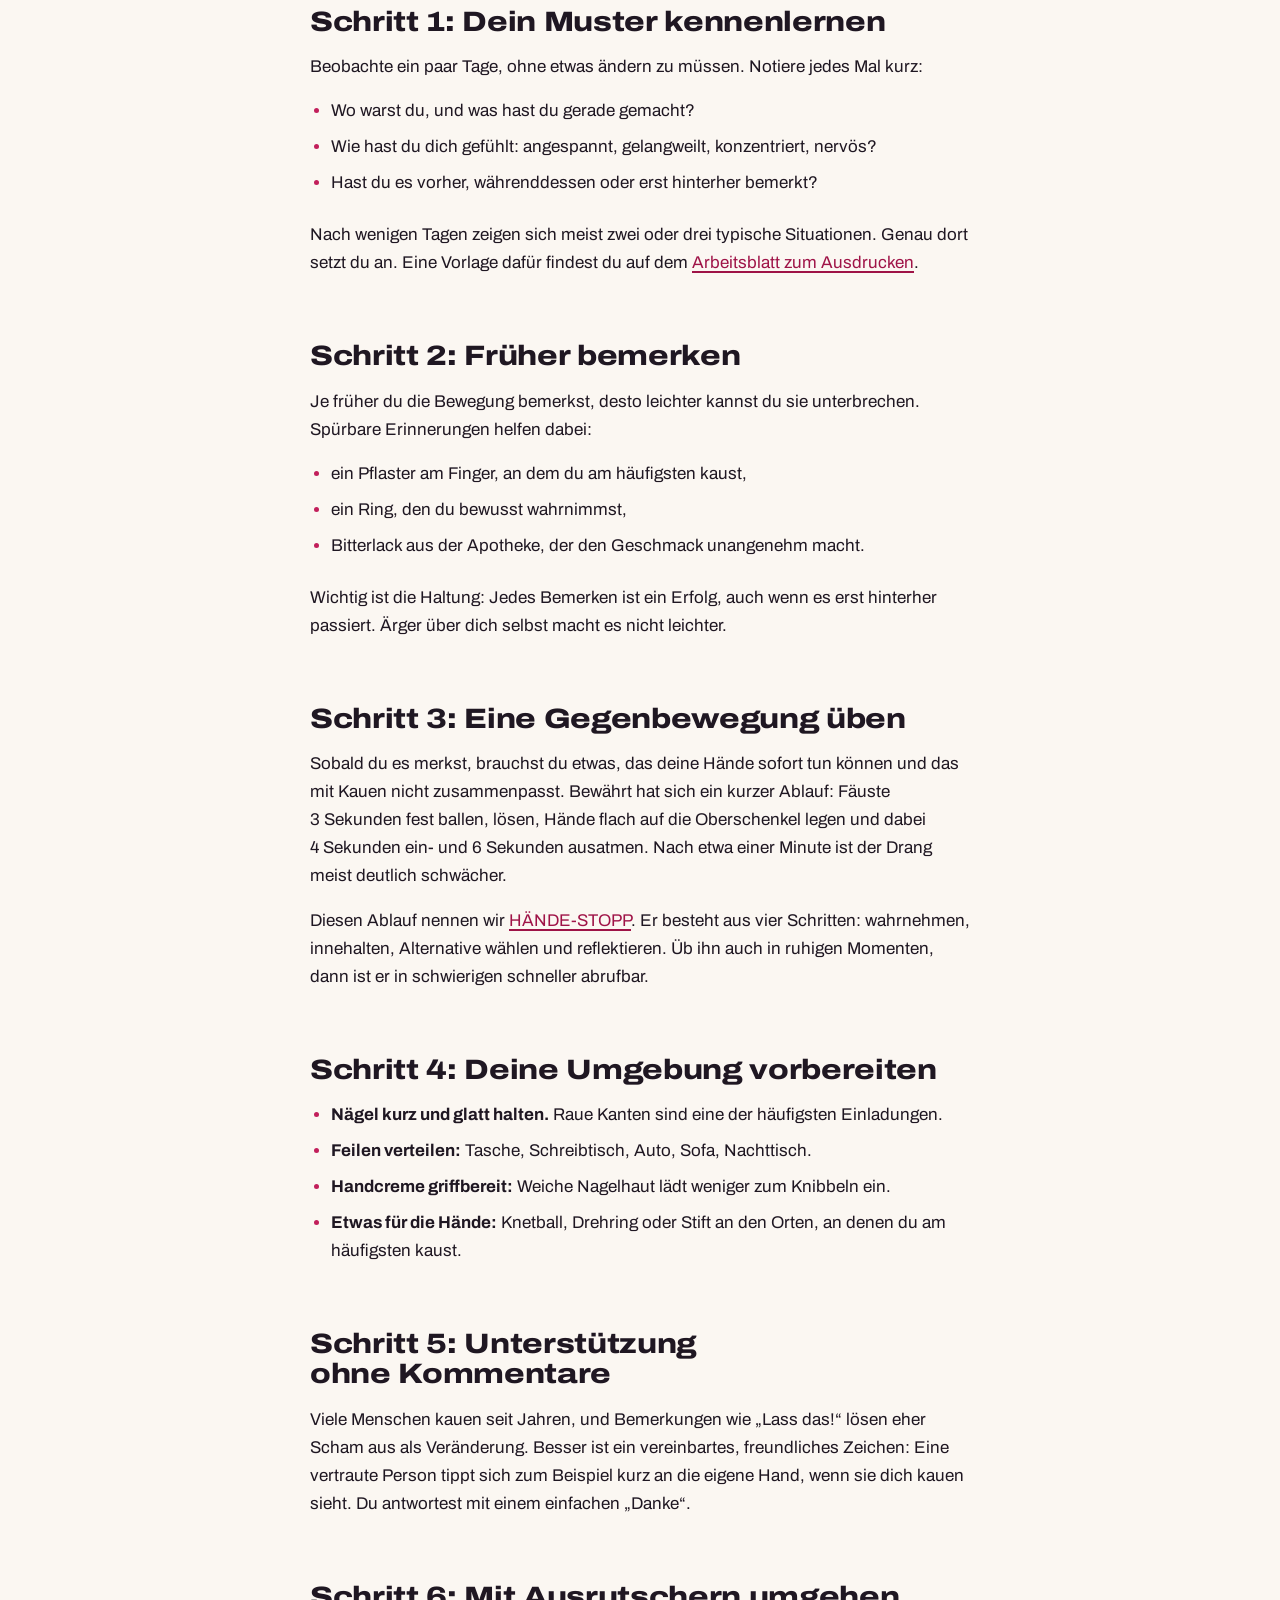
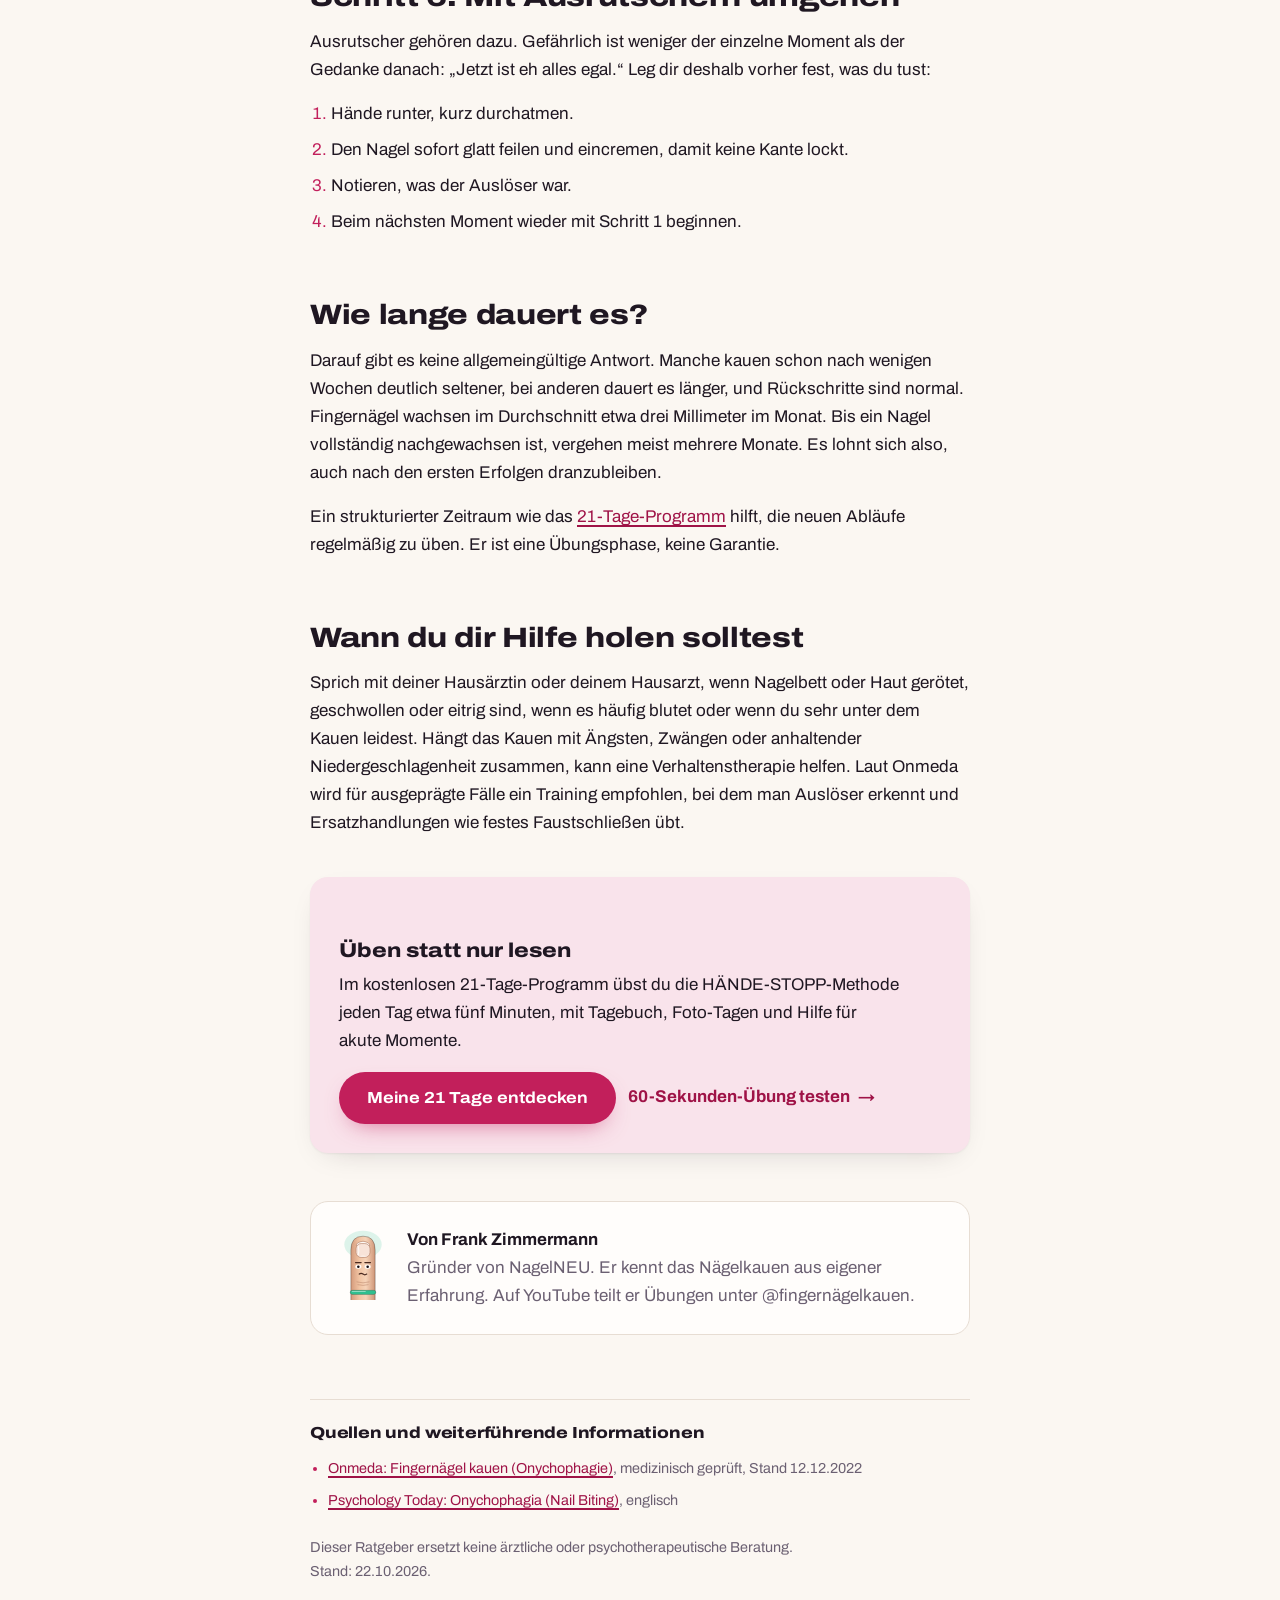
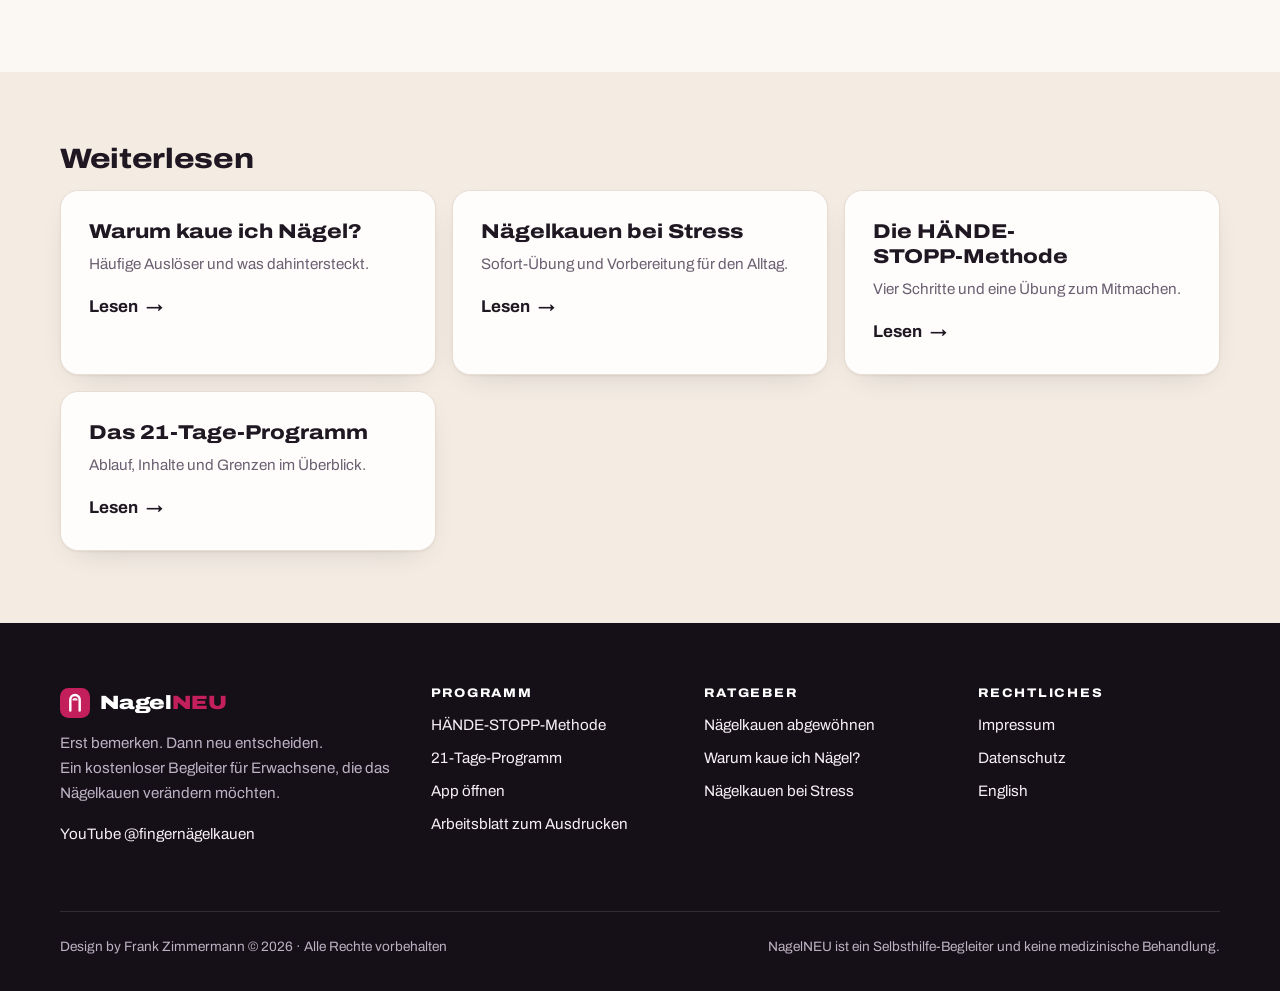
<file: naegelkauen-abgewoehnen/index.html>
<!DOCTYPE html>
<html lang="de">
<head>
<meta charset="utf-8">
<meta name="viewport" content="width=device-width, initial-scale=1, viewport-fit=cover">
<title>Nägelkauen abgewöhnen: 6 Schritte für Erwachsene | NagelNEU</title>
<meta name="description" content="Nägelkauen abgewöhnen als Erwachsener: Muster erkennen, früher bemerken, Gegenbewegung üben und mit Ausrutschern umgehen. Praktisch und ohne Scham.">
<meta name="robots" content="index, follow">
<link rel="canonical" href="https://nagelneu.github.io/nagelNEU/naegelkauen-abgewoehnen/">
<meta name="author" content="Frank Zimmermann">
<meta name="theme-color" content="#fbf7f2">
<meta property="og:type" content="article">
<meta property="og:site_name" content="NagelNEU">
<meta property="og:locale" content="de_DE">
<meta property="og:title" content="Nägelkauen abgewöhnen: 6 Schritte für Erwachsene | NagelNEU">
<meta property="og:description" content="Nägelkauen abgewöhnen als Erwachsener: Muster erkennen, früher bemerken, Gegenbewegung üben und mit Ausrutschern umgehen. Praktisch und ohne Scham.">
<meta property="og:url" content="https://nagelneu.github.io/nagelNEU/naegelkauen-abgewoehnen/">
<meta property="og:image" content="https://nagelneu.github.io/nagelNEU/assets/img/og-image.png">
<meta property="og:image:width" content="1200">
<meta property="og:image:height" content="630">
<meta property="og:image:alt" content="NagelNEU: Erst bemerken. Dann neu entscheiden.">
<meta name="twitter:card" content="summary_large_image">
<link rel="icon" href="../assets/img/favicon.svg" type="image/svg+xml">
<link rel="icon" href="../assets/img/favicon-32.png" sizes="32x32" type="image/png">
<link rel="apple-touch-icon" href="../assets/img/apple-touch-icon.png">
<link rel="preload" href="../assets/fonts/archivo-var.woff" as="font" type="font/woff" crossorigin>
<link rel="stylesheet" href="../assets/css/site.css">
<script type="application/ld+json">
{
 "@context": "https://schema.org",
 "@graph": [
  {
   "@type": "Organization",
   "@id": "https://nagelneu.github.io/nagelNEU/#org",
   "name": "NagelNEU",
   "url": "https://nagelneu.github.io/nagelNEU/",
   "logo": "https://nagelneu.github.io/nagelNEU/assets/img/logo-512.png",
   "sameAs": [
    "https://www.youtube.com/@fingern%C3%A4gelkauen"
   ],
   "founder": {
    "@type": "Person",
    "name": "Frank Zimmermann"
   }
  },
  {
   "@type": "Article",
   "headline": "Nägelkauen abgewöhnen: Was Erwachsenen wirklich hilft",
   "description": "Nägelkauen abgewöhnen als Erwachsener: Muster erkennen, früher bemerken, Gegenbewegung üben und mit Ausrutschern umgehen. Praktisch und ohne Scham.",
   "inLanguage": "de-DE",
   "url": "https://nagelneu.github.io/nagelNEU/naegelkauen-abgewoehnen/",
   "mainEntityOfPage": "https://nagelneu.github.io/nagelNEU/naegelkauen-abgewoehnen/",
   "image": "https://nagelneu.github.io/nagelNEU/assets/img/og-image.png",
   "datePublished": "2026-10-22",
   "dateModified": "2026-10-22",
   "author": {
    "@type": "Person",
    "name": "Frank Zimmermann",
    "url": "https://nagelneu.github.io/nagelNEU/"
   },
   "publisher": {
    "@id": "https://nagelneu.github.io/nagelNEU/#org"
   }
  },
  {
   "@type": "BreadcrumbList",
   "itemListElement": [
    {
     "@type": "ListItem",
     "position": 1,
     "name": "Start",
     "item": "https://nagelneu.github.io/nagelNEU/"
    },
    {
     "@type": "ListItem",
     "position": 2,
     "name": "Nägelkauen abgewöhnen",
     "item": "https://nagelneu.github.io/nagelNEU/naegelkauen-abgewoehnen/"
    }
   ]
  }
 ]
}
</script>
</head>
<body data-root="../">
<a class="skip" href="#main">Zum Inhalt springen</a>
<header class="site-header">
  <div class="wrap hdr">
    <a class="logo" href="../" aria-label="NagelNEU Startseite"><svg viewBox="0 0 32 32" width="30" height="30" aria-hidden="true" focusable="false"><rect width="32" height="32" rx="9" fill="#c21f5b"/><path d="M11 24V12.5a5 5 0 0 1 10 0V24" fill="none" stroke="#fff" stroke-width="2.6" stroke-linecap="round"/><path d="M13.2 13.2a2.8 2.6 0 0 1 5.6 0" fill="#fff" opacity=".9"/></svg><span class="brand-mark">Nagel<b>NEU</b></span></a>
    <button class="nav-toggle" type="button" aria-controls="nav" aria-expanded="false"><span></span><span class="vh">Menü</span></button>
    <nav id="nav" class="nav" aria-label="Hauptnavigation">
      <a href="../haende-stopp/">Methode</a><a href="../21-tage-programm/">21-Tage-Programm</a><a href="../naegelkauen-abgewoehnen/" aria-current="page">Ratgeber</a><a href="../#faq">Fragen</a><a class="lang" href="../en/" hreflang="en" lang="en" aria-label="English version">EN</a><a class="btn btn-primary btn-sm" href="../app/">App öffnen</a>
    </nav>
  </div>
</header>
<main id="main">

<section class="hero" style="padding-bottom:24px">
  <div class="narrow">
    <nav class="breadcrumb" aria-label="Brotkrümelnavigation"><a href="../">Start</a><span aria-hidden="true">›</span>Ratgeber<span aria-hidden="true">›</span>Nägelkauen abgewöhnen</nav>
    <span class="eyebrow">Ratgeber</span>
    <h1>Nägelkauen abgewöhnen: Was Erwachsenen wirklich hilft</h1>
    <p class="lead">Sechs praktische Schritte, die nicht auf Willenskraft setzen, sondern auf einen Plan für den automatischen Moment. Ohne Scham und ohne falsche Versprechen.</p>
    <p class="small mute">Von Frank Zimmermann · Aktualisiert am 22.10.2026</p>
  </div>
</section>
<section class="sec-tight" style="padding-top:0">
  <article class="narrow prose">
    <div class="toc"><strong>Inhalt</strong><ol><li><a href="#willenskraft">Warum Willenskraft allein selten reicht</a></li><li><a href="#muster">Schritt 1: Dein Muster kennenlernen</a></li><li><a href="#bemerken">Schritt 2: Früher bemerken</a></li><li><a href="#gegenbewegung">Schritt 3: Eine Gegenbewegung üben</a></li><li><a href="#umgebung">Schritt 4: Deine Umgebung vorbereiten</a></li><li><a href="#unterstuetzung">Schritt 5: Unterstützung ohne Kommentare</a></li><li><a href="#rueckfall">Schritt 6: Mit Ausrutschern umgehen</a></li><li><a href="#dauer">Wie lange dauert es?</a></li><li><a href="#hilfe">Wann du dir Hilfe holen solltest</a></li></ol></div>
    
<p>Fast alle, die lange Nägel kauen, haben es schon mit Vorsätzen versucht. Dass es damit oft nicht klappt, hat nichts mit fehlender Disziplin zu tun. Nägelkauen ist meist so eingeübt, dass die Hand schneller ist als der Gedanke. Was hilft, ist deshalb weniger „sich zusammenreißen“ als ein Plan für genau diesen Moment.</p>

<h2 id="willenskraft">Warum Willenskraft allein selten reicht</h2>
<p>Eine Gewohnheit besteht aus drei Teilen: einer Situation, einer Handlung und einer kurzen Belohnung. Beim Nägelkauen ist die Situation zum Beispiel Stress, Langeweile oder eine raue Kante, die Handlung der Griff zum Mund und die Belohnung ein kurzer Moment von Entlastung oder Beschäftigung. Weil das sehr oft wiederholt wurde, läuft es fast ohne Nachdenken ab.</p>
<p>Ein Vorsatz greift erst, wenn du dich bewusst daran erinnerst. Bis dahin ist der Nagel oft schon im Mund. Darum setzen die folgenden Schritte früher an.</p>

<h2 id="muster">Schritt 1: Dein Muster kennenlernen</h2>
<p>Beobachte ein paar Tage, ohne etwas ändern zu müssen. Notiere jedes Mal kurz:</p>
<ul>
  <li>Wo warst du, und was hast du gerade gemacht?</li>
  <li>Wie hast du dich gefühlt: angespannt, gelangweilt, konzentriert, nervös?</li>
  <li>Hast du es vorher, währenddessen oder erst hinterher bemerkt?</li>
</ul>
<p>Nach wenigen Tagen zeigen sich meist zwei oder drei typische Situationen. Genau dort setzt du an. Eine Vorlage dafür findest du auf dem <a href="../arbeitsblatt/">Arbeitsblatt zum Ausdrucken</a>.</p>

<h2 id="bemerken">Schritt 2: Früher bemerken</h2>
<p>Je früher du die Bewegung bemerkst, desto leichter kannst du sie unterbrechen. Spürbare Erinnerungen helfen dabei:</p>
<ul>
  <li>ein Pflaster am Finger, an dem du am häufigsten kaust,</li>
  <li>ein Ring, den du bewusst wahrnimmst,</li>
  <li>Bitterlack aus der Apotheke, der den Geschmack unangenehm macht.</li>
</ul>
<p>Wichtig ist die Haltung: Jedes Bemerken ist ein Erfolg, auch wenn es erst hinterher passiert. Ärger über dich selbst macht es nicht leichter.</p>

<h2 id="gegenbewegung">Schritt 3: Eine Gegenbewegung üben</h2>
<p>Sobald du es merkst, brauchst du etwas, das deine Hände sofort tun können und das mit Kauen nicht zusammenpasst. Bewährt hat sich ein kurzer Ablauf: Fäuste 3 Sekunden fest ballen, lösen, Hände flach auf die Oberschenkel legen und dabei 4 Sekunden ein- und 6 Sekunden ausatmen. Nach etwa einer Minute ist der Drang meist deutlich schwächer.</p>
<p>Diesen Ablauf nennen wir <a href="../haende-stopp/">HÄNDE-STOPP</a>. Er besteht aus vier Schritten: wahrnehmen, innehalten, Alternative wählen und reflektieren. Üb ihn auch in ruhigen Momenten, dann ist er in schwierigen schneller abrufbar.</p>

<h2 id="umgebung">Schritt 4: Deine Umgebung vorbereiten</h2>
<ul>
  <li><strong>Nägel kurz und glatt halten.</strong> Raue Kanten sind eine der häufigsten Einladungen.</li>
  <li><strong>Feilen verteilen:</strong> Tasche, Schreibtisch, Auto, Sofa, Nachttisch.</li>
  <li><strong>Handcreme griffbereit:</strong> Weiche Nagelhaut lädt weniger zum Knibbeln ein.</li>
  <li><strong>Etwas für die Hände:</strong> Knetball, Drehring oder Stift an den Orten, an denen du am häufigsten kaust.</li>
</ul>

<h2 id="unterstuetzung">Schritt 5: Unterstützung ohne Kommentare</h2>
<p>Viele Menschen kauen seit Jahren, und Bemerkungen wie „Lass das!“ lösen eher Scham aus als Veränderung. Besser ist ein vereinbartes, freundliches Zeichen: Eine vertraute Person tippt sich zum Beispiel kurz an die eigene Hand, wenn sie dich kauen sieht. Du antwortest mit einem einfachen „Danke“.</p>

<h2 id="rueckfall">Schritt 6: Mit Ausrutschern umgehen</h2>
<p>Ausrutscher gehören dazu. Gefährlich ist weniger der einzelne Moment als der Gedanke danach: „Jetzt ist eh alles egal.“ Leg dir deshalb vorher fest, was du tust:</p>
<ol>
  <li>Hände runter, kurz durchatmen.</li>
  <li>Den Nagel sofort glatt feilen und eincremen, damit keine Kante lockt.</li>
  <li>Notieren, was der Auslöser war.</li>
  <li>Beim nächsten Moment wieder mit Schritt 1 beginnen.</li>
</ol>

<h2 id="dauer">Wie lange dauert es?</h2>
<p>Darauf gibt es keine allgemeingültige Antwort. Manche kauen schon nach wenigen Wochen deutlich seltener, bei anderen dauert es länger, und Rückschritte sind normal. Fingernägel wachsen im Durchschnitt etwa drei Millimeter im Monat. Bis ein Nagel vollständig nachgewachsen ist, vergehen meist mehrere Monate. Es lohnt sich also, auch nach den ersten Erfolgen dranzubleiben.</p>
<p>Ein strukturierter Zeitraum wie das <a href="../21-tage-programm/">21-Tage-Programm</a> hilft, die neuen Abläufe regelmäßig zu üben. Er ist eine Übungsphase, keine Garantie.</p>

<h2 id="hilfe">Wann du dir Hilfe holen solltest</h2>
<p>Sprich mit deiner Hausärztin oder deinem Hausarzt, wenn Nagelbett oder Haut gerötet, geschwollen oder eitrig sind, wenn es häufig blutet oder wenn du sehr unter dem Kauen leidest. Hängt das Kauen mit Ängsten, Zwängen oder anhaltender Niedergeschlagenheit zusammen, kann eine Verhaltenstherapie helfen. Laut Onmeda wird für ausgeprägte Fälle ein Training empfohlen, bei dem man Auslöser erkennt und Ersatzhandlungen wie festes Faustschließen übt.</p>

    <div class="card" style="margin-top:40px;background:var(--rose-soft);border-color:transparent">
<h3>Üben statt nur lesen</h3>
<p>Im kostenlosen 21-Tage-Programm übst du die HÄNDE-STOPP-Methode jeden Tag etwa fünf Minuten, mit Tagebuch, Foto-Tagen und Hilfe für akute Momente.</p>
<div class="btn-row"><a class="btn btn-primary" href="../app/">Meine 21 Tage entdecken</a><a class="arrow-link" href="../haende-stopp/#ueben">60-Sekunden-Übung testen</a></div></div>
    <div class="author-box"><img src="../assets/img/knibbler-2.svg" alt="" width="56" height="75" loading="lazy" decoding="async"><div><strong>Von Frank Zimmermann</strong><br>
<span class="mute">Gründer von NagelNEU. Er kennt das Nägelkauen aus eigener Erfahrung. Auf YouTube teilt er Übungen unter @fingernägelkauen.</span></div></div>
    <div class="sources">
  <h2>Quellen und weiterführende Informationen</h2>
  <ul>
    <li><a href="https://www.onmeda.de/krankheiten/fingernaegel-kauen-id202497/" rel="noopener" target="_blank">Onmeda: Fingernägel kauen (Onychophagie)</a>, medizinisch geprüft, Stand 12.12.2022</li>
    <li><a href="https://www.psychologytoday.com/us/conditions/onychophagia-nail-biting" rel="noopener" target="_blank">Psychology Today: Onychophagia (Nail Biting)</a>, englisch</li>
  </ul>
  <p>Dieser Ratgeber ersetzt keine ärztliche oder psychotherapeutische Beratung. Stand: 22.10.2026.</p>
</div>
  </article>
</section>
<section class="bg-2 sec-tight"><div class="wrap"><h2 style="font-size:var(--step-2)">Weiterlesen</h2><div class="related"><a class="card" href="../warum-kaue-ich-naegel/"><h3>Warum kaue ich Nägel?</h3><p>Häufige Auslöser und was dahintersteckt.</p><span class="arrow-link">Lesen</span></a><a class="card" href="../naegelkauen-bei-stress/"><h3>Nägelkauen bei Stress</h3><p>Sofort-Übung und Vorbereitung für den Alltag.</p><span class="arrow-link">Lesen</span></a><a class="card" href="../haende-stopp/"><h3>Die HÄNDE-STOPP-Methode</h3><p>Vier Schritte und eine Übung zum Mitmachen.</p><span class="arrow-link">Lesen</span></a><a class="card" href="../21-tage-programm/"><h3>Das 21-Tage-Programm</h3><p>Ablauf, Inhalte und Grenzen im Überblick.</p><span class="arrow-link">Lesen</span></a></div></div></section>

</main>
<footer class="site-footer">
  <div class="wrap">
    <div class="ft-grid">
      <div class="ft-brand">
        <a class="logo" href="../" aria-label="NagelNEU Startseite"><svg viewBox="0 0 32 32" width="30" height="30" aria-hidden="true" focusable="false"><rect width="32" height="32" rx="9" fill="#c21f5b"/><path d="M11 24V12.5a5 5 0 0 1 10 0V24" fill="none" stroke="#fff" stroke-width="2.6" stroke-linecap="round"/><path d="M13.2 13.2a2.8 2.6 0 0 1 5.6 0" fill="#fff" opacity=".9"/></svg><span class="brand-mark">Nagel<b>NEU</b></span></a>
        <p>Erst bemerken. Dann neu entscheiden.<br>Ein kostenloser Begleiter für Erwachsene, die das Nägelkauen verändern möchten.</p>
        <p><a href="https://www.youtube.com/@fingern%C3%A4gelkauen" rel="noopener" target="_blank">YouTube @fingernägelkauen</a></p>
      </div>
      <div>
        <h2>Programm</h2>
        <ul>
          <li><a href="../haende-stopp/">HÄNDE-STOPP-Methode</a></li>
          <li><a href="../21-tage-programm/">21-Tage-Programm</a></li>
          <li><a href="../app/">App öffnen</a></li>
          <li><a href="../arbeitsblatt/">Arbeitsblatt zum Ausdrucken</a></li>
        </ul>
      </div>
      <div>
        <h2>Ratgeber</h2>
        <ul>
          <li><a href="../naegelkauen-abgewoehnen/">Nägelkauen abgewöhnen</a></li>
          <li><a href="../warum-kaue-ich-naegel/">Warum kaue ich Nägel?</a></li>
          <li><a href="../naegelkauen-bei-stress/">Nägelkauen bei Stress</a></li>
        </ul>
      </div>
      <div>
        <h2>Rechtliches</h2>
        <ul>
          <li><a href="../impressum/">Impressum</a></li>
          <li><a href="../datenschutz/">Datenschutz</a></li>
          <li><a href="../en/" hreflang="en" lang="en">English</a></li>
        </ul>
      </div>
    </div>
    <div class="ft-bottom">
      <span>Design by Frank Zimmermann © 2026 · Alle Rechte vorbehalten</span>
      <span>NagelNEU ist ein Selbsthilfe-Begleiter und keine medizinische Behandlung.</span>
    </div>
  </div>
</footer>
<script src="../assets/js/site.js" defer></script>
</body>
</html>
</file>
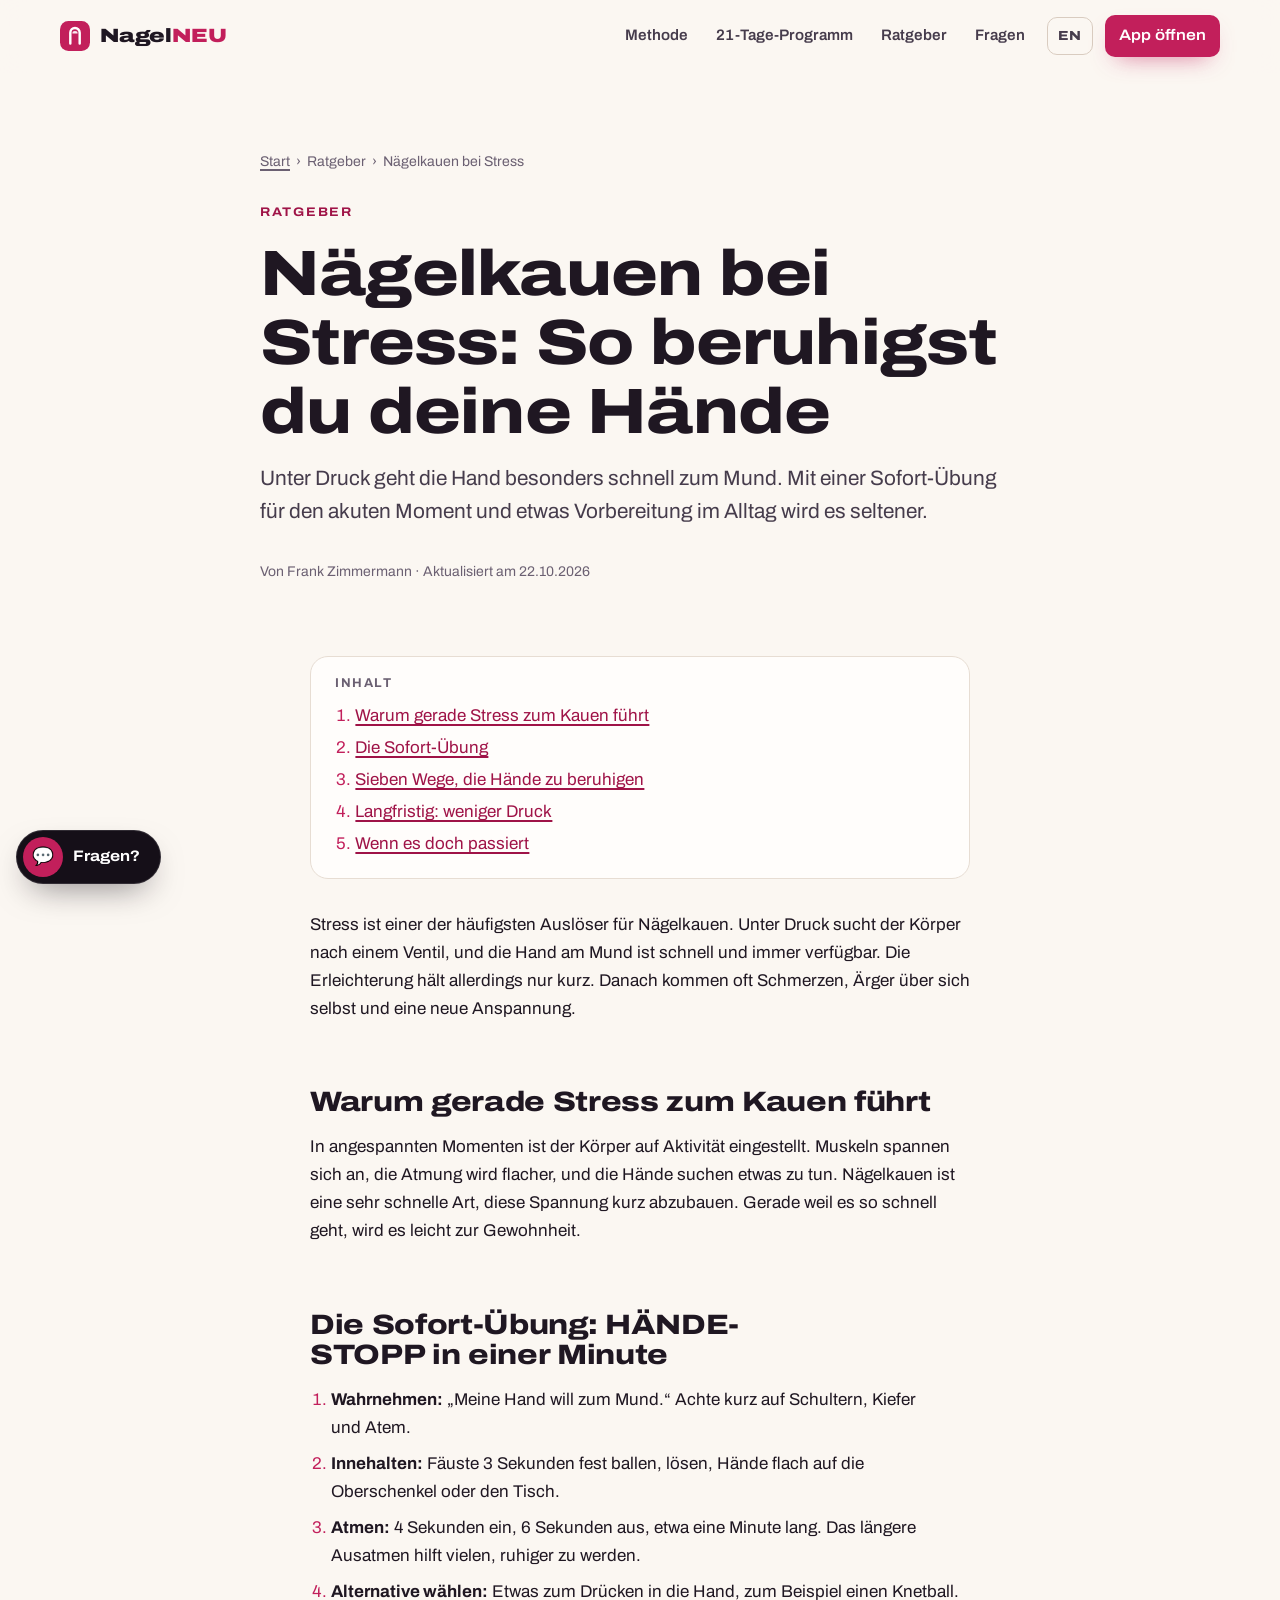
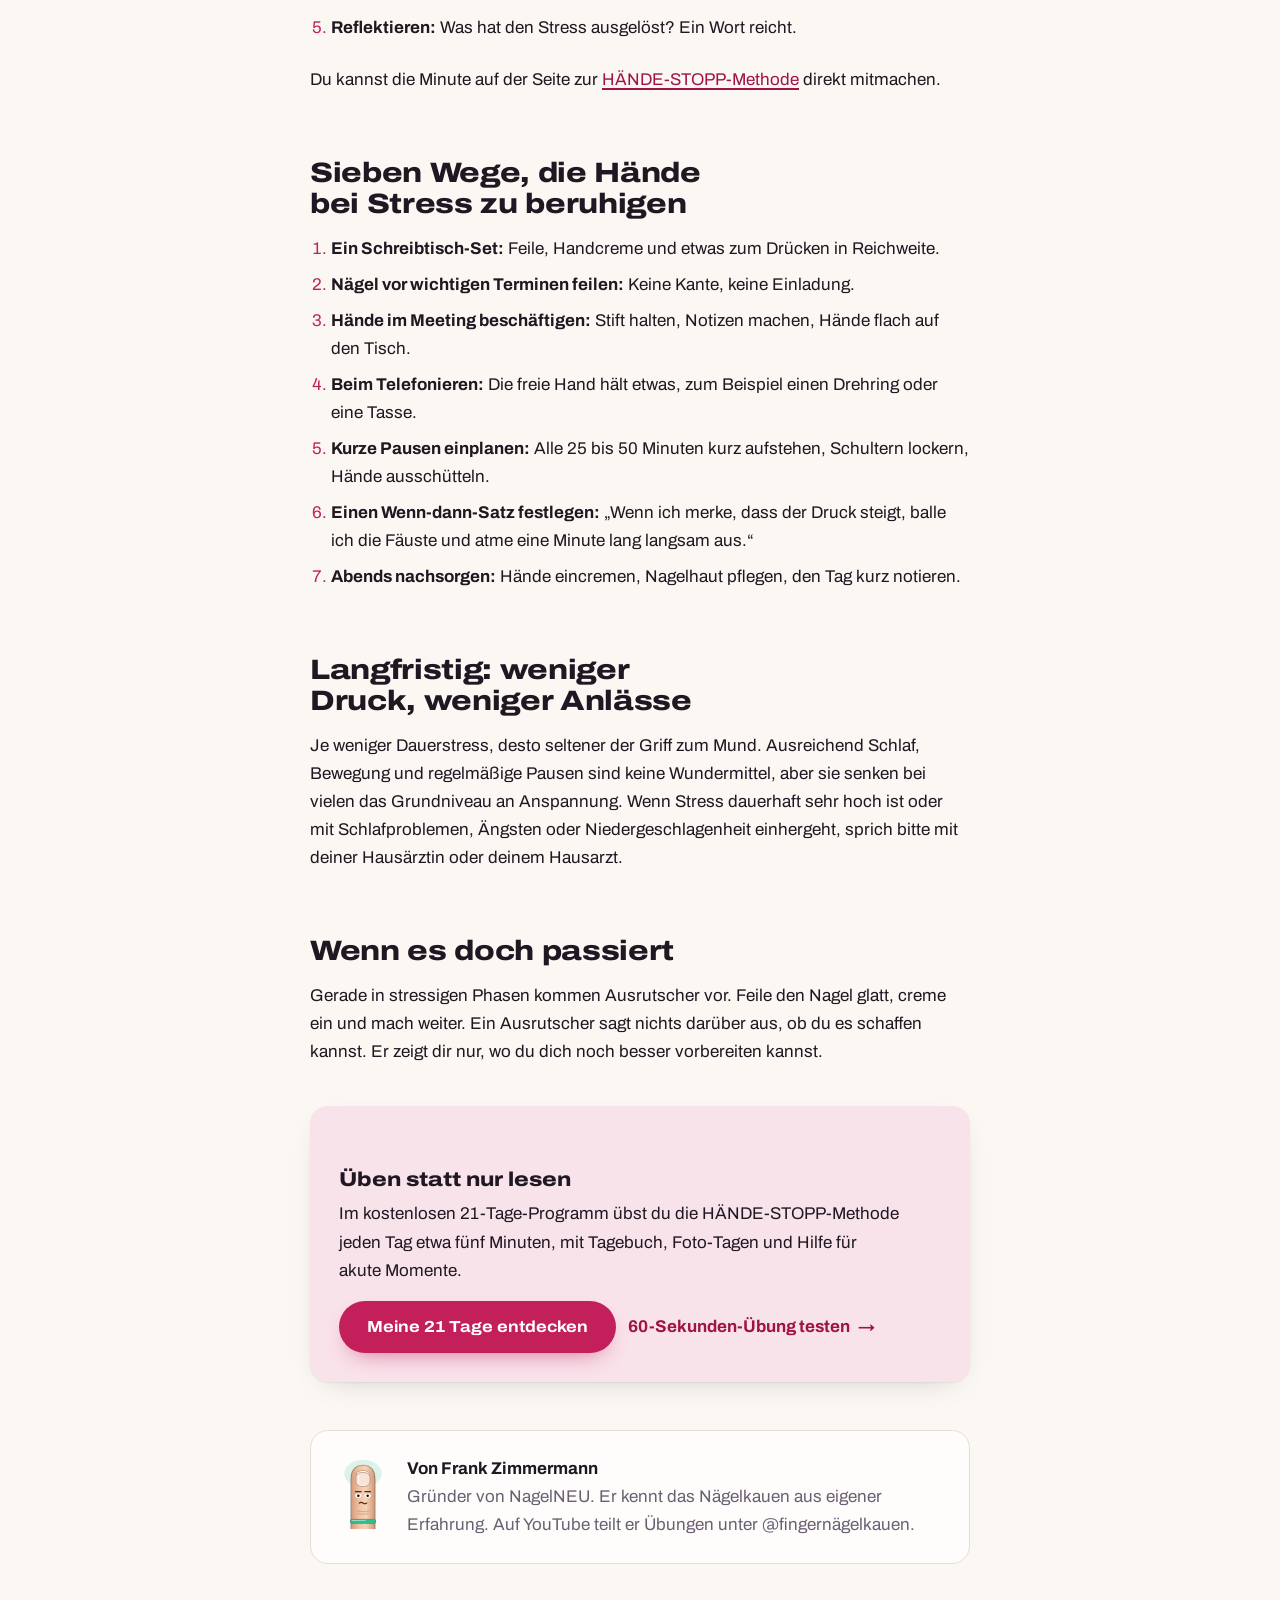
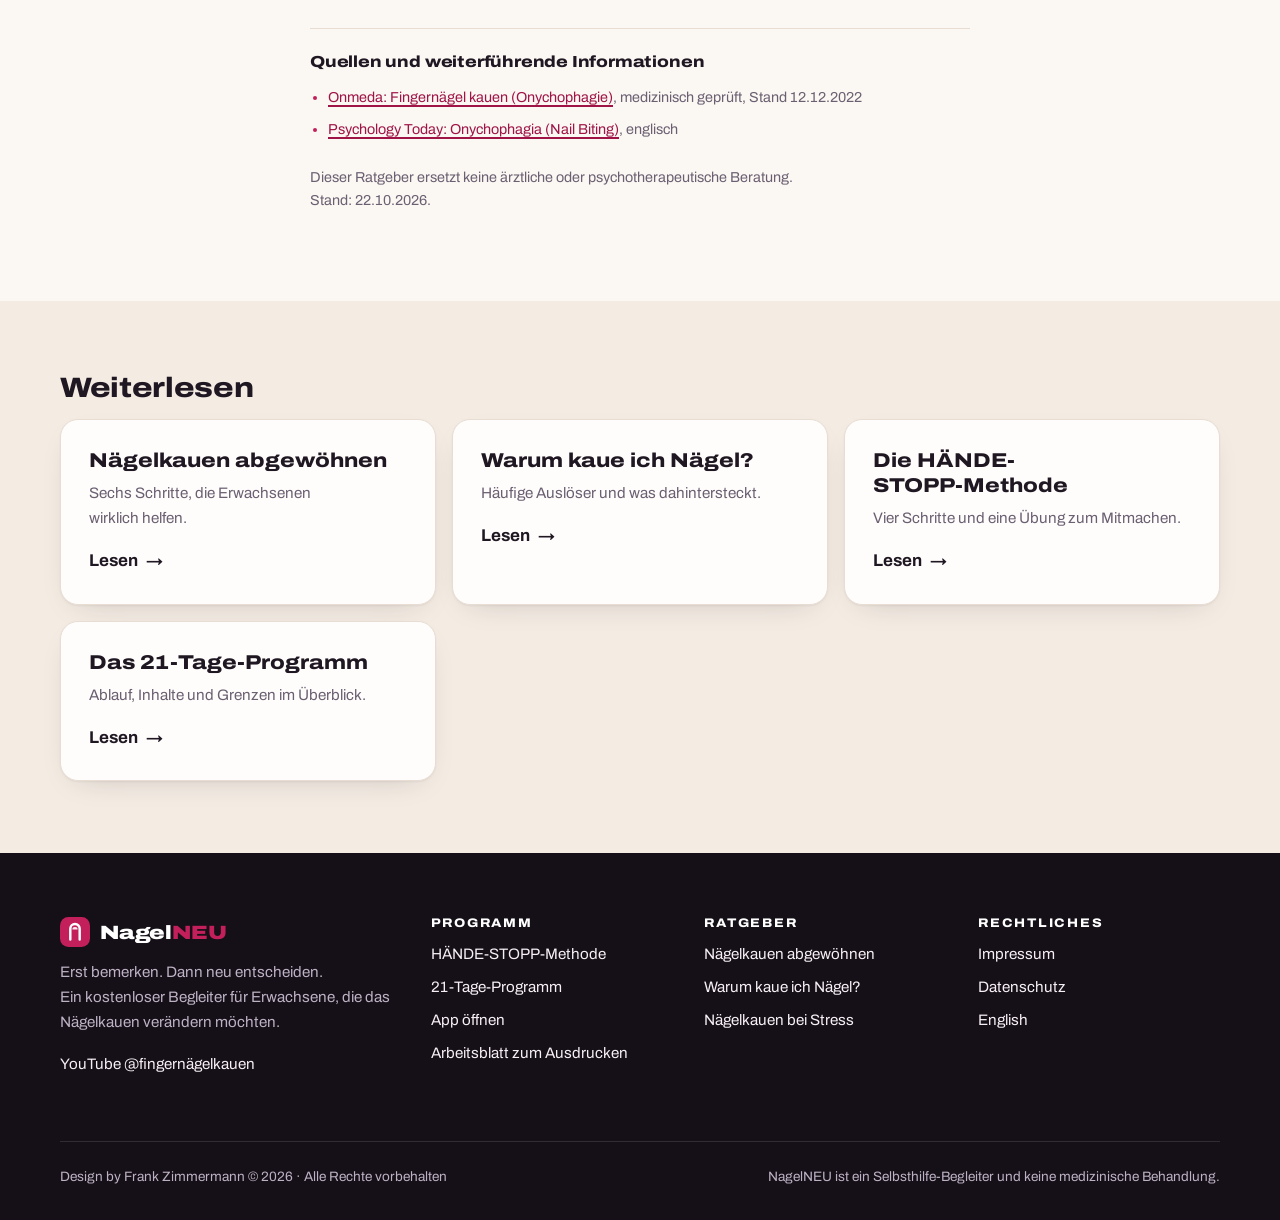
<file: naegelkauen-bei-stress/index.html>
<!DOCTYPE html>
<html lang="de">
<head>
<meta charset="utf-8">
<meta name="viewport" content="width=device-width, initial-scale=1, viewport-fit=cover">
<title>Nägelkauen bei Stress: Sofort-Übung und 7 Wege | NagelNEU</title>
<meta name="description" content="Nägelkauen bei Stress stoppen: eine Sofort-Übung für den akuten Moment und sieben praktische Wege, die Hände in Arbeit, Meetings und am Abend zu beruhigen.">
<meta name="robots" content="index, follow">
<link rel="canonical" href="https://nagelneu.github.io/nagelNEU/naegelkauen-bei-stress/">
<meta name="author" content="Frank Zimmermann">
<meta name="theme-color" content="#fbf7f2">
<meta property="og:type" content="article">
<meta property="og:site_name" content="NagelNEU">
<meta property="og:locale" content="de_DE">
<meta property="og:title" content="Nägelkauen bei Stress: Sofort-Übung und 7 Wege | NagelNEU">
<meta property="og:description" content="Nägelkauen bei Stress stoppen: eine Sofort-Übung für den akuten Moment und sieben praktische Wege, die Hände in Arbeit, Meetings und am Abend zu beruhigen.">
<meta property="og:url" content="https://nagelneu.github.io/nagelNEU/naegelkauen-bei-stress/">
<meta property="og:image" content="https://nagelneu.github.io/nagelNEU/assets/img/og-image.png">
<meta property="og:image:width" content="1200">
<meta property="og:image:height" content="630">
<meta property="og:image:alt" content="NagelNEU: Erst bemerken. Dann neu entscheiden.">
<meta name="twitter:card" content="summary_large_image">
<link rel="icon" href="../assets/img/favicon.svg" type="image/svg+xml">
<link rel="icon" href="../assets/img/favicon-32.png" sizes="32x32" type="image/png">
<link rel="apple-touch-icon" href="../assets/img/apple-touch-icon.png">
<link rel="preload" href="../assets/fonts/archivo-var.woff" as="font" type="font/woff" crossorigin>
<link rel="stylesheet" href="../assets/css/site.css">
<script type="application/ld+json">
{
 "@context": "https://schema.org",
 "@graph": [
  {
   "@type": "Organization",
   "@id": "https://nagelneu.github.io/nagelNEU/#org",
   "name": "NagelNEU",
   "url": "https://nagelneu.github.io/nagelNEU/",
   "logo": "https://nagelneu.github.io/nagelNEU/assets/img/logo-512.png",
   "sameAs": [
    "https://www.youtube.com/@fingern%C3%A4gelkauen"
   ],
   "founder": {
    "@type": "Person",
    "name": "Frank Zimmermann"
   }
  },
  {
   "@type": "Article",
   "headline": "Nägelkauen bei Stress: So beruhigst du deine Hände",
   "description": "Nägelkauen bei Stress stoppen: eine Sofort-Übung für den akuten Moment und sieben praktische Wege, die Hände in Arbeit, Meetings und am Abend zu beruhigen.",
   "inLanguage": "de-DE",
   "url": "https://nagelneu.github.io/nagelNEU/naegelkauen-bei-stress/",
   "mainEntityOfPage": "https://nagelneu.github.io/nagelNEU/naegelkauen-bei-stress/",
   "image": "https://nagelneu.github.io/nagelNEU/assets/img/og-image.png",
   "datePublished": "2026-10-22",
   "dateModified": "2026-10-22",
   "author": {
    "@type": "Person",
    "name": "Frank Zimmermann",
    "url": "https://nagelneu.github.io/nagelNEU/"
   },
   "publisher": {
    "@id": "https://nagelneu.github.io/nagelNEU/#org"
   }
  },
  {
   "@type": "BreadcrumbList",
   "itemListElement": [
    {
     "@type": "ListItem",
     "position": 1,
     "name": "Start",
     "item": "https://nagelneu.github.io/nagelNEU/"
    },
    {
     "@type": "ListItem",
     "position": 2,
     "name": "Nägelkauen bei Stress",
     "item": "https://nagelneu.github.io/nagelNEU/naegelkauen-bei-stress/"
    }
   ]
  }
 ]
}
</script>
</head>
<body data-root="../">
<a class="skip" href="#main">Zum Inhalt springen</a>
<header class="site-header">
  <div class="wrap hdr">
    <a class="logo" href="../" aria-label="NagelNEU Startseite"><svg viewBox="0 0 32 32" width="30" height="30" aria-hidden="true" focusable="false"><rect width="32" height="32" rx="9" fill="#c21f5b"/><path d="M11 24V12.5a5 5 0 0 1 10 0V24" fill="none" stroke="#fff" stroke-width="2.6" stroke-linecap="round"/><path d="M13.2 13.2a2.8 2.6 0 0 1 5.6 0" fill="#fff" opacity=".9"/></svg><span class="brand-mark">Nagel<b>NEU</b></span></a>
    <button class="nav-toggle" type="button" aria-controls="nav" aria-expanded="false"><span></span><span class="vh">Menü</span></button>
    <nav id="nav" class="nav" aria-label="Hauptnavigation">
      <a href="../haende-stopp/">Methode</a><a href="../21-tage-programm/">21-Tage-Programm</a><a href="../naegelkauen-abgewoehnen/">Ratgeber</a><a href="../#faq">Fragen</a><a class="lang" href="../en/" hreflang="en" lang="en" aria-label="English version">EN</a><a class="btn btn-primary btn-sm" href="../app/">App öffnen</a>
    </nav>
  </div>
</header>
<main id="main">

<section class="hero" style="padding-bottom:24px">
  <div class="narrow">
    <nav class="breadcrumb" aria-label="Brotkrümelnavigation"><a href="../">Start</a><span aria-hidden="true">›</span>Ratgeber<span aria-hidden="true">›</span>Nägelkauen bei Stress</nav>
    <span class="eyebrow">Ratgeber</span>
    <h1>Nägelkauen bei Stress: So beruhigst du deine Hände</h1>
    <p class="lead">Unter Druck geht die Hand besonders schnell zum Mund. Mit einer Sofort-Übung für den akuten Moment und etwas Vorbereitung im Alltag wird es seltener.</p>
    <p class="small mute">Von Frank Zimmermann · Aktualisiert am 22.10.2026</p>
  </div>
</section>
<section class="sec-tight" style="padding-top:0">
  <article class="narrow prose">
    <div class="toc"><strong>Inhalt</strong><ol><li><a href="#warum-stress">Warum gerade Stress zum Kauen führt</a></li><li><a href="#sofort">Die Sofort-Übung</a></li><li><a href="#vorbereiten">Sieben Wege, die Hände zu beruhigen</a></li><li><a href="#langfristig">Langfristig: weniger Druck</a></li><li><a href="#rueckschlag">Wenn es doch passiert</a></li></ol></div>
    
<p>Stress ist einer der häufigsten Auslöser für Nägelkauen. Unter Druck sucht der Körper nach einem Ventil, und die Hand am Mund ist schnell und immer verfügbar. Die Erleichterung hält allerdings nur kurz. Danach kommen oft Schmerzen, Ärger über sich selbst und eine neue Anspannung.</p>

<h2 id="warum-stress">Warum gerade Stress zum Kauen führt</h2>
<p>In angespannten Momenten ist der Körper auf Aktivität eingestellt. Muskeln spannen sich an, die Atmung wird flacher, und die Hände suchen etwas zu tun. Nägelkauen ist eine sehr schnelle Art, diese Spannung kurz abzubauen. Gerade weil es so schnell geht, wird es leicht zur Gewohnheit.</p>

<h2 id="sofort">Die Sofort-Übung: HÄNDE-STOPP in einer Minute</h2>
<ol>
  <li><strong>Wahrnehmen:</strong> „Meine Hand will zum Mund.“ Achte kurz auf Schultern, Kiefer und Atem.</li>
  <li><strong>Innehalten:</strong> Fäuste 3 Sekunden fest ballen, lösen, Hände flach auf die Oberschenkel oder den Tisch.</li>
  <li><strong>Atmen:</strong> 4 Sekunden ein, 6 Sekunden aus, etwa eine Minute lang. Das längere Ausatmen hilft vielen, ruhiger zu werden.</li>
  <li><strong>Alternative wählen:</strong> Etwas zum Drücken in die Hand, zum Beispiel einen Knetball.</li>
  <li><strong>Reflektieren:</strong> Was hat den Stress ausgelöst? Ein Wort reicht.</li>
</ol>
<p>Du kannst die Minute auf der Seite zur <a href="../haende-stopp/#ueben">HÄNDE-STOPP-Methode</a> direkt mitmachen.</p>

<h2 id="vorbereiten">Sieben Wege, die Hände bei Stress zu beruhigen</h2>
<ol>
  <li><strong>Ein Schreibtisch-Set:</strong> Feile, Handcreme und etwas zum Drücken in Reichweite.</li>
  <li><strong>Nägel vor wichtigen Terminen feilen:</strong> Keine Kante, keine Einladung.</li>
  <li><strong>Hände im Meeting beschäftigen:</strong> Stift halten, Notizen machen, Hände flach auf den Tisch.</li>
  <li><strong>Beim Telefonieren:</strong> Die freie Hand hält etwas, zum Beispiel einen Drehring oder eine Tasse.</li>
  <li><strong>Kurze Pausen einplanen:</strong> Alle 25 bis 50 Minuten kurz aufstehen, Schultern lockern, Hände ausschütteln.</li>
  <li><strong>Einen Wenn-dann-Satz festlegen:</strong> „Wenn ich merke, dass der Druck steigt, balle ich die Fäuste und atme eine Minute lang langsam aus.“</li>
  <li><strong>Abends nachsorgen:</strong> Hände eincremen, Nagelhaut pflegen, den Tag kurz notieren.</li>
</ol>

<h2 id="langfristig">Langfristig: weniger Druck, weniger Anlässe</h2>
<p>Je weniger Dauerstress, desto seltener der Griff zum Mund. Ausreichend Schlaf, Bewegung und regelmäßige Pausen sind keine Wundermittel, aber sie senken bei vielen das Grundniveau an Anspannung. Wenn Stress dauerhaft sehr hoch ist oder mit Schlafproblemen, Ängsten oder Niedergeschlagenheit einhergeht, sprich bitte mit deiner Hausärztin oder deinem Hausarzt.</p>

<h2 id="rueckschlag">Wenn es doch passiert</h2>
<p>Gerade in stressigen Phasen kommen Ausrutscher vor. Feile den Nagel glatt, creme ein und mach weiter. Ein Ausrutscher sagt nichts darüber aus, ob du es schaffen kannst. Er zeigt dir nur, wo du dich noch besser vorbereiten kannst.</p>

    <div class="card" style="margin-top:40px;background:var(--rose-soft);border-color:transparent">
<h3>Üben statt nur lesen</h3>
<p>Im kostenlosen 21-Tage-Programm übst du die HÄNDE-STOPP-Methode jeden Tag etwa fünf Minuten, mit Tagebuch, Foto-Tagen und Hilfe für akute Momente.</p>
<div class="btn-row"><a class="btn btn-primary" href="../app/">Meine 21 Tage entdecken</a><a class="arrow-link" href="../haende-stopp/#ueben">60-Sekunden-Übung testen</a></div></div>
    <div class="author-box"><img src="../assets/img/knibbler-2.svg" alt="" width="56" height="75" loading="lazy" decoding="async"><div><strong>Von Frank Zimmermann</strong><br>
<span class="mute">Gründer von NagelNEU. Er kennt das Nägelkauen aus eigener Erfahrung. Auf YouTube teilt er Übungen unter @fingernägelkauen.</span></div></div>
    <div class="sources">
  <h2>Quellen und weiterführende Informationen</h2>
  <ul>
    <li><a href="https://www.onmeda.de/krankheiten/fingernaegel-kauen-id202497/" rel="noopener" target="_blank">Onmeda: Fingernägel kauen (Onychophagie)</a>, medizinisch geprüft, Stand 12.12.2022</li>
    <li><a href="https://www.psychologytoday.com/us/conditions/onychophagia-nail-biting" rel="noopener" target="_blank">Psychology Today: Onychophagia (Nail Biting)</a>, englisch</li>
  </ul>
  <p>Dieser Ratgeber ersetzt keine ärztliche oder psychotherapeutische Beratung. Stand: 22.10.2026.</p>
</div>
  </article>
</section>
<section class="bg-2 sec-tight"><div class="wrap"><h2 style="font-size:var(--step-2)">Weiterlesen</h2><div class="related"><a class="card" href="../naegelkauen-abgewoehnen/"><h3>Nägelkauen abgewöhnen</h3><p>Sechs Schritte, die Erwachsenen wirklich helfen.</p><span class="arrow-link">Lesen</span></a><a class="card" href="../warum-kaue-ich-naegel/"><h3>Warum kaue ich Nägel?</h3><p>Häufige Auslöser und was dahintersteckt.</p><span class="arrow-link">Lesen</span></a><a class="card" href="../haende-stopp/"><h3>Die HÄNDE-STOPP-Methode</h3><p>Vier Schritte und eine Übung zum Mitmachen.</p><span class="arrow-link">Lesen</span></a><a class="card" href="../21-tage-programm/"><h3>Das 21-Tage-Programm</h3><p>Ablauf, Inhalte und Grenzen im Überblick.</p><span class="arrow-link">Lesen</span></a></div></div></section>

</main>
<footer class="site-footer">
  <div class="wrap">
    <div class="ft-grid">
      <div class="ft-brand">
        <a class="logo" href="../" aria-label="NagelNEU Startseite"><svg viewBox="0 0 32 32" width="30" height="30" aria-hidden="true" focusable="false"><rect width="32" height="32" rx="9" fill="#c21f5b"/><path d="M11 24V12.5a5 5 0 0 1 10 0V24" fill="none" stroke="#fff" stroke-width="2.6" stroke-linecap="round"/><path d="M13.2 13.2a2.8 2.6 0 0 1 5.6 0" fill="#fff" opacity=".9"/></svg><span class="brand-mark">Nagel<b>NEU</b></span></a>
        <p>Erst bemerken. Dann neu entscheiden.<br>Ein kostenloser Begleiter für Erwachsene, die das Nägelkauen verändern möchten.</p>
        <p><a href="https://www.youtube.com/@fingern%C3%A4gelkauen" rel="noopener" target="_blank">YouTube @fingernägelkauen</a></p>
      </div>
      <div>
        <h2>Programm</h2>
        <ul>
          <li><a href="../haende-stopp/">HÄNDE-STOPP-Methode</a></li>
          <li><a href="../21-tage-programm/">21-Tage-Programm</a></li>
          <li><a href="../app/">App öffnen</a></li>
          <li><a href="../arbeitsblatt/">Arbeitsblatt zum Ausdrucken</a></li>
        </ul>
      </div>
      <div>
        <h2>Ratgeber</h2>
        <ul>
          <li><a href="../naegelkauen-abgewoehnen/">Nägelkauen abgewöhnen</a></li>
          <li><a href="../warum-kaue-ich-naegel/">Warum kaue ich Nägel?</a></li>
          <li><a href="../naegelkauen-bei-stress/">Nägelkauen bei Stress</a></li>
        </ul>
      </div>
      <div>
        <h2>Rechtliches</h2>
        <ul>
          <li><a href="../impressum/">Impressum</a></li>
          <li><a href="../datenschutz/">Datenschutz</a></li>
          <li><a href="../en/" hreflang="en" lang="en">English</a></li>
        </ul>
      </div>
    </div>
    <div class="ft-bottom">
      <span>Design by Frank Zimmermann © 2026 · Alle Rechte vorbehalten</span>
      <span>NagelNEU ist ein Selbsthilfe-Begleiter und keine medizinische Behandlung.</span>
    </div>
  </div>
</footer>
<script src="../assets/js/site.js" defer></script>
</body>
</html>
</file>
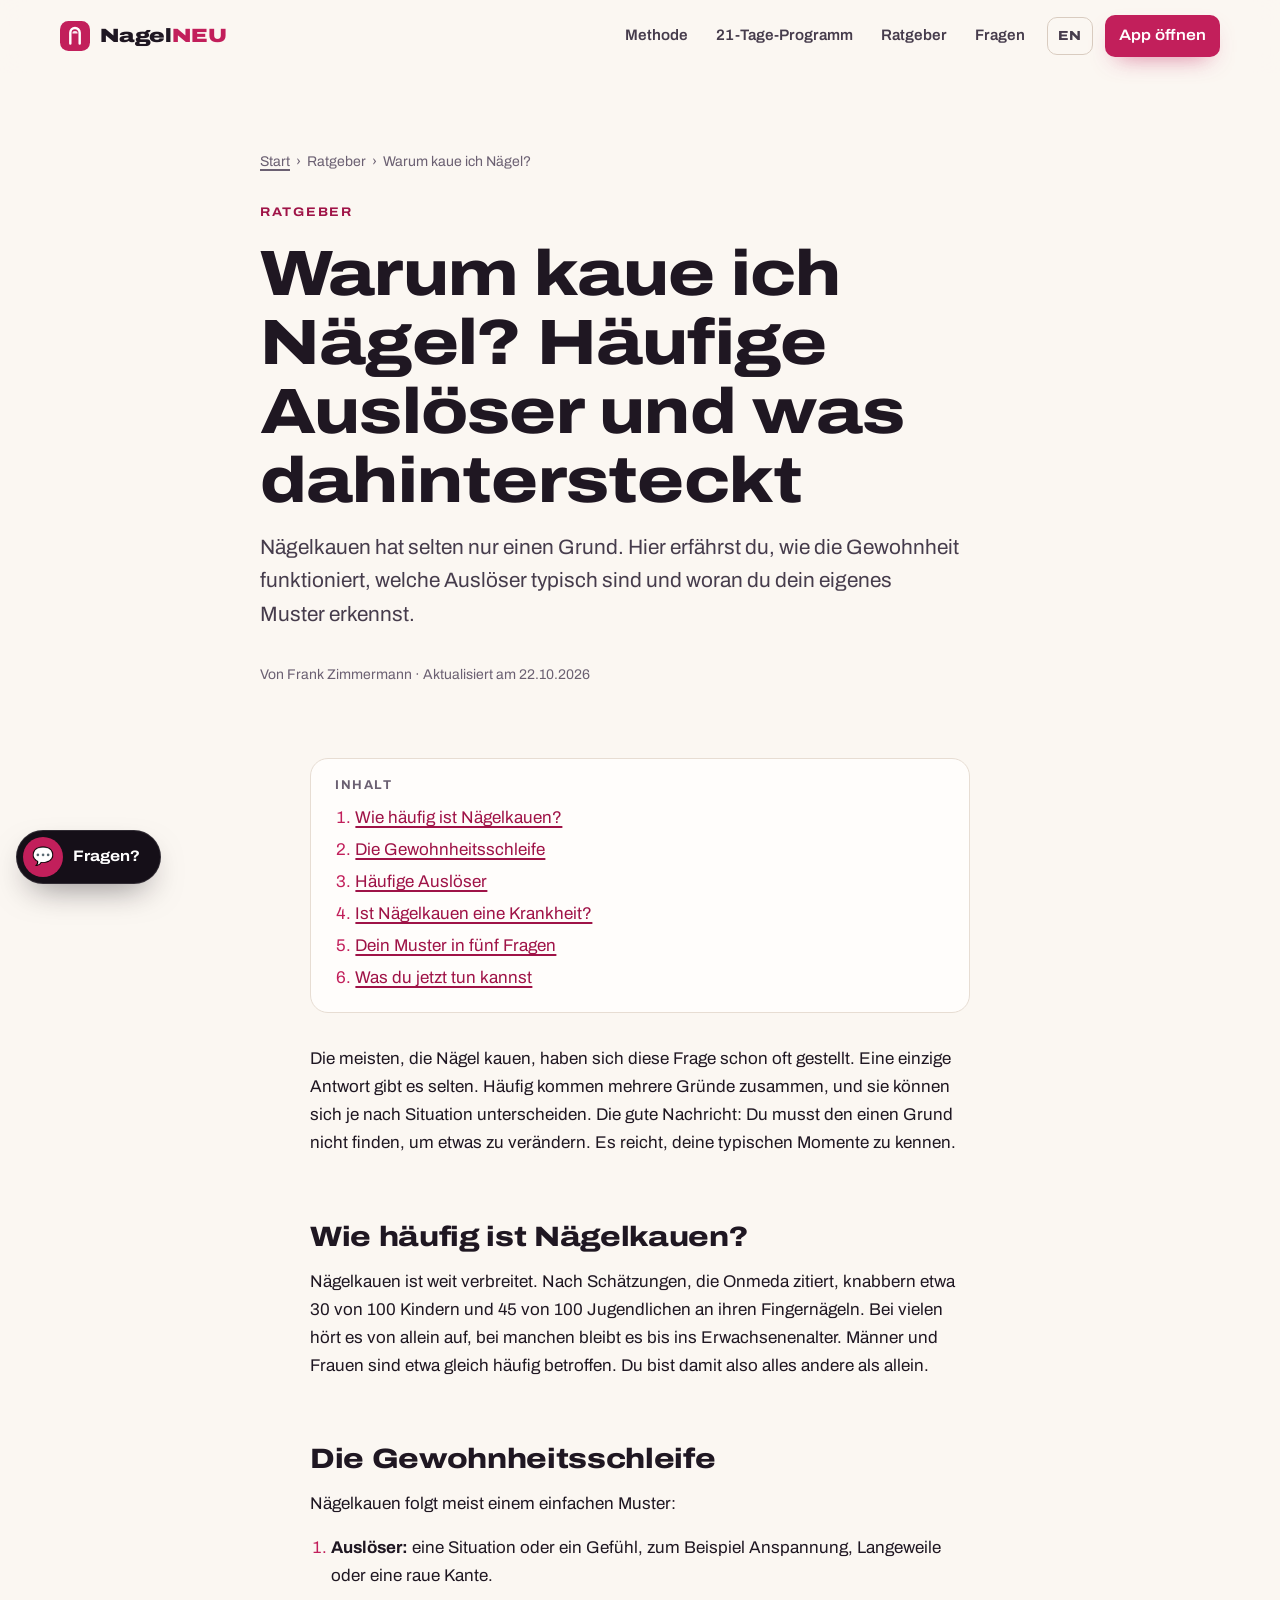
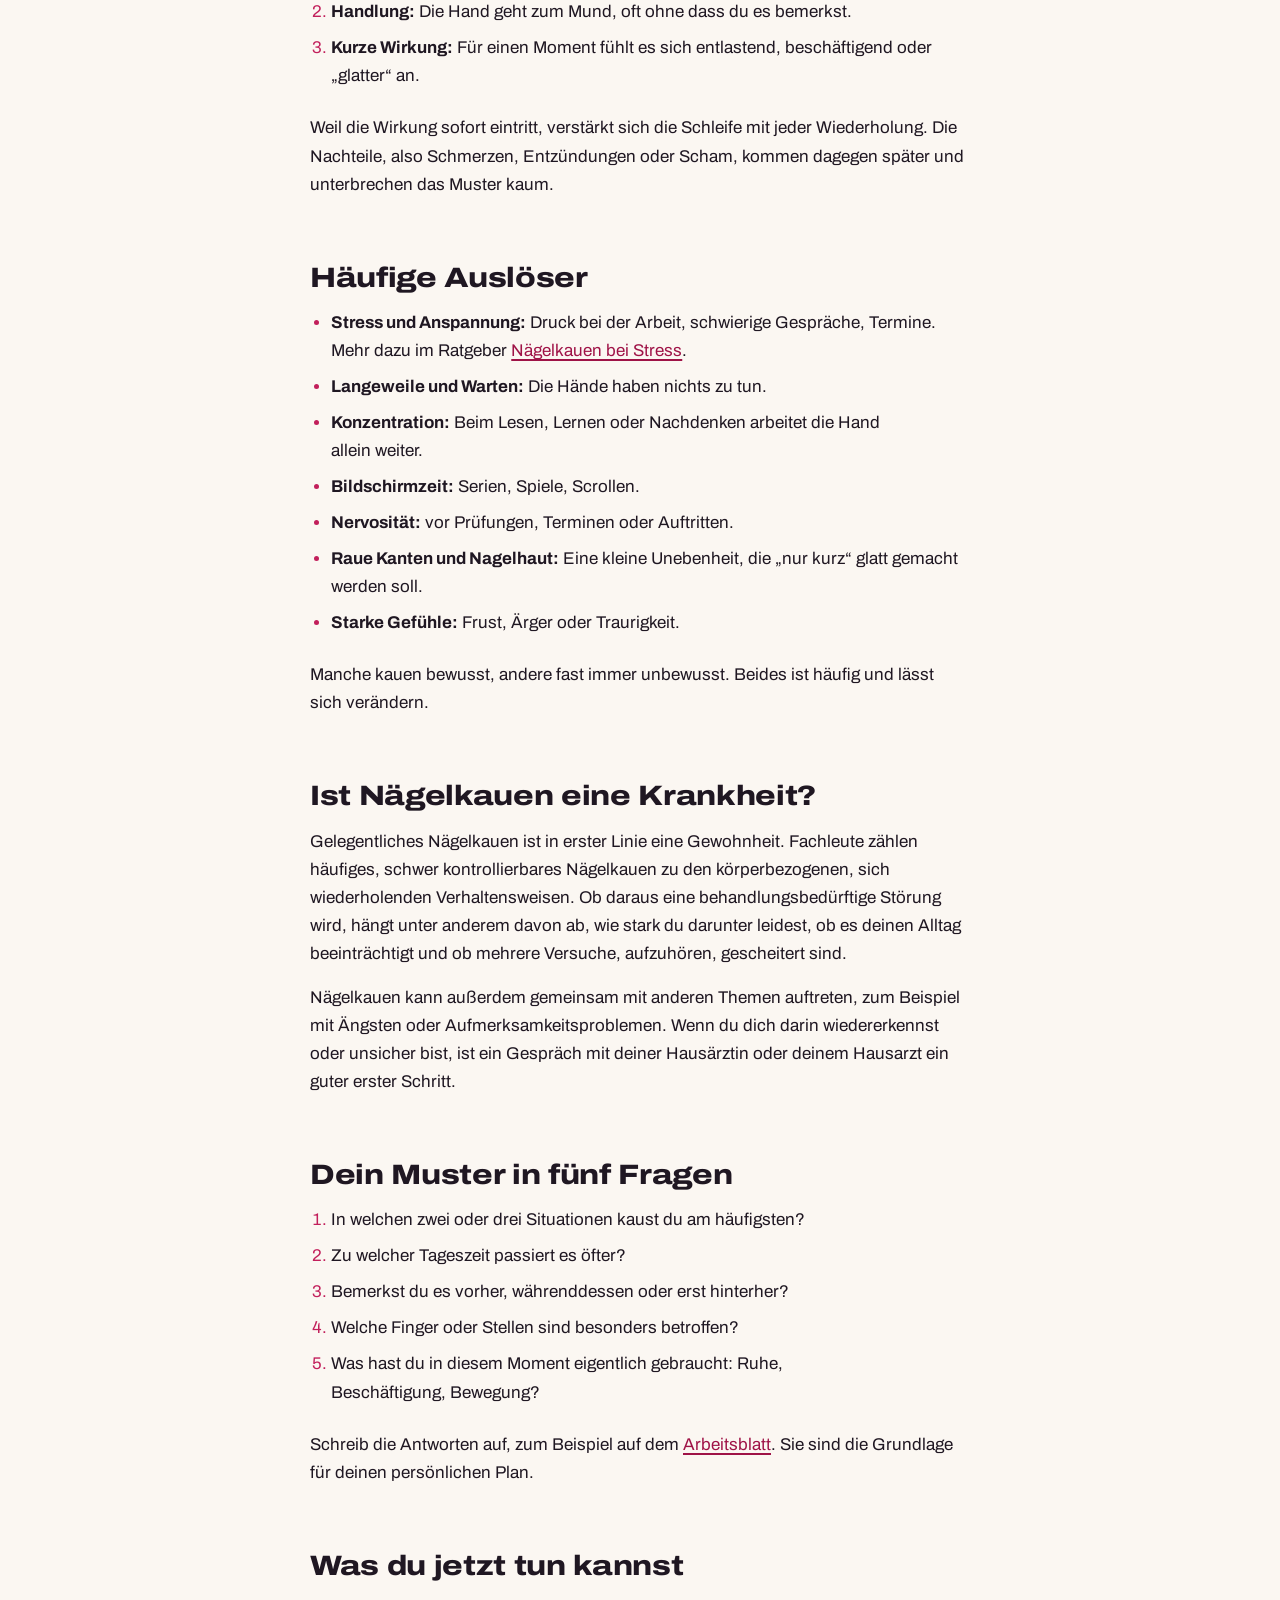
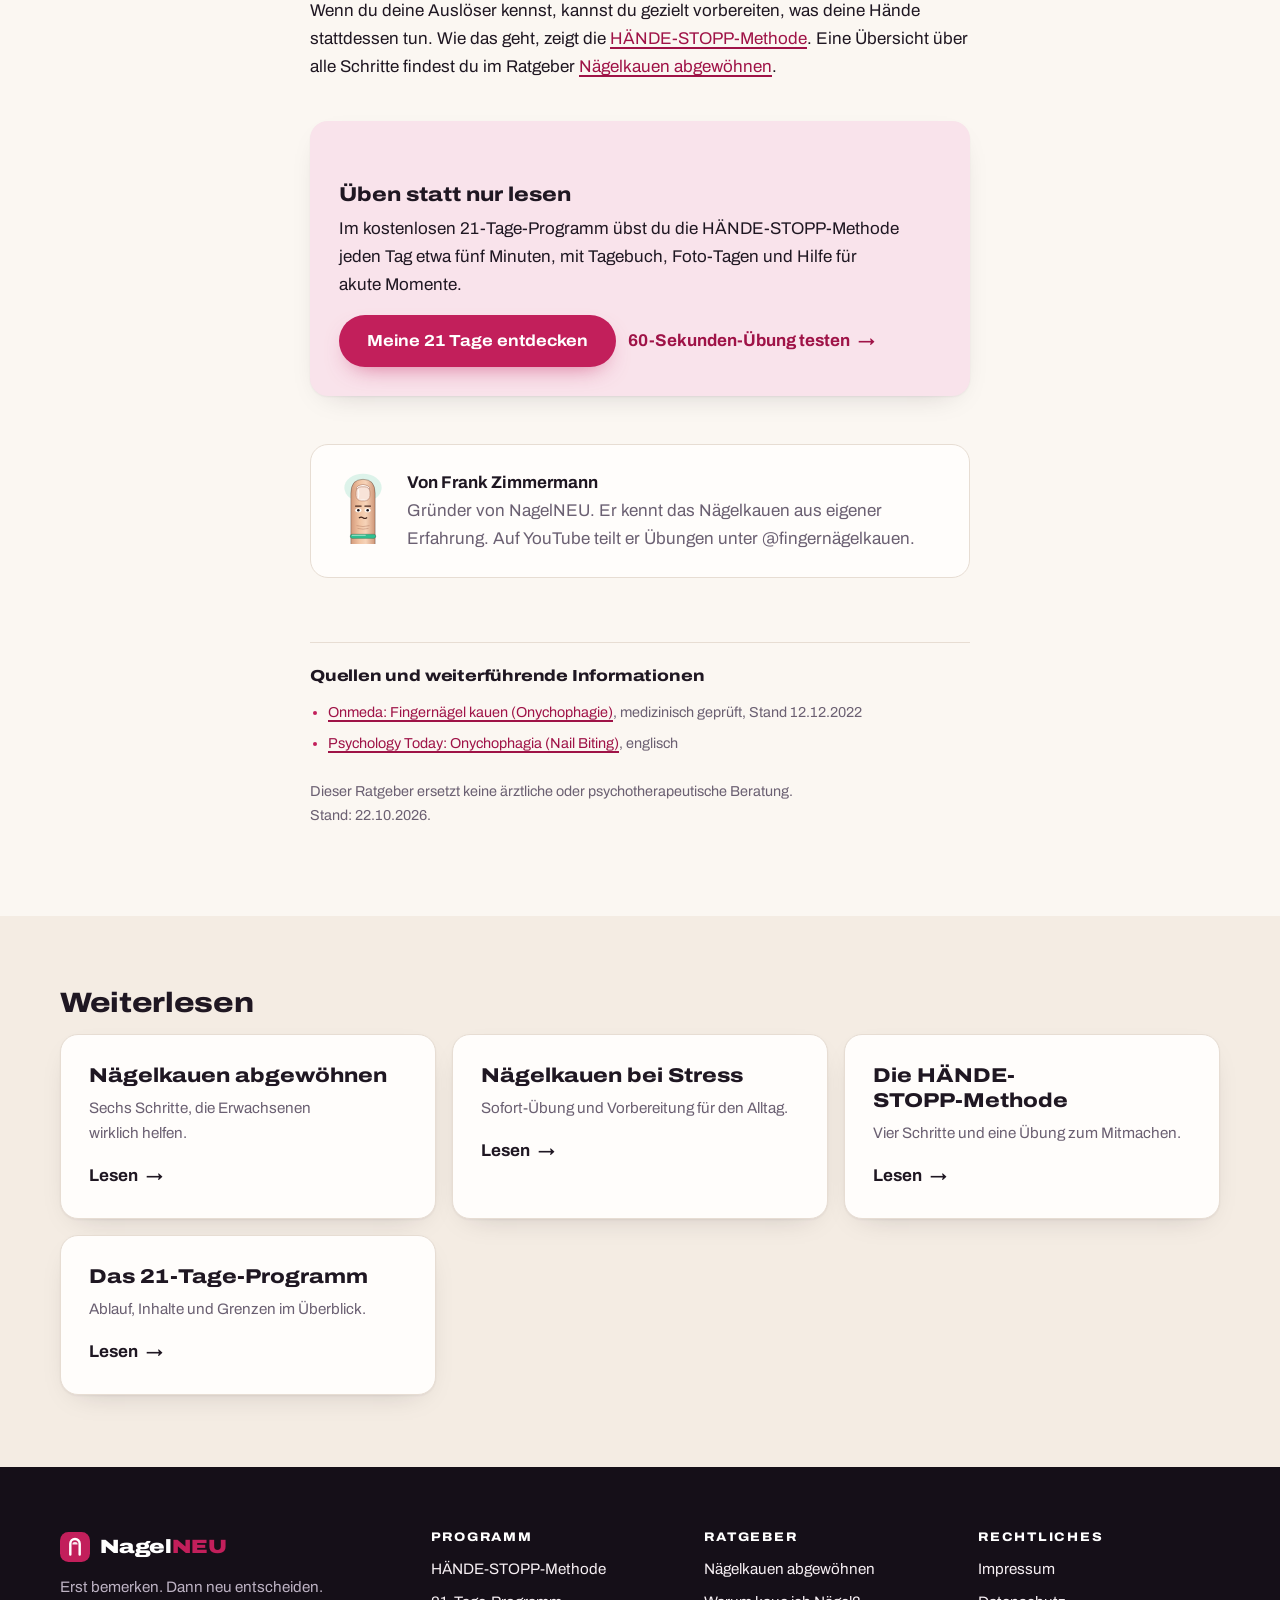
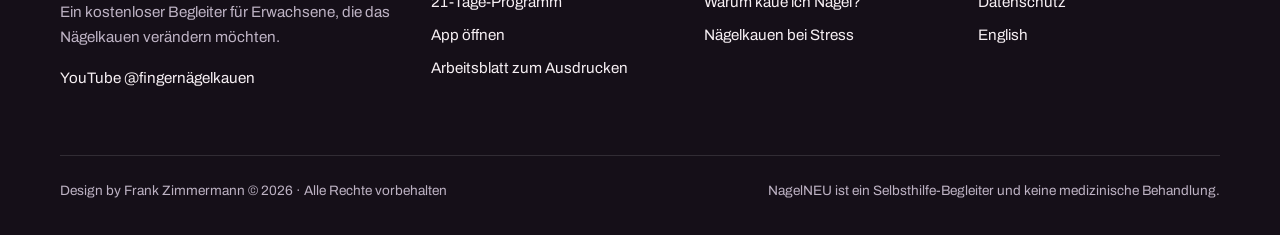
<file: warum-kaue-ich-naegel/index.html>
<!DOCTYPE html>
<html lang="de">
<head>
<meta charset="utf-8">
<meta name="viewport" content="width=device-width, initial-scale=1, viewport-fit=cover">
<title>Warum kaue ich Nägel? Ursachen und Auslöser | NagelNEU</title>
<meta name="description" content="Warum kaue ich Nägel? Die Gewohnheitsschleife, häufige Auslöser wie Stress, Langeweile und Konzentration, und wann Nägelkauen mehr als eine Gewohnheit ist.">
<meta name="robots" content="index, follow">
<link rel="canonical" href="https://nagelneu.github.io/nagelNEU/warum-kaue-ich-naegel/">
<meta name="author" content="Frank Zimmermann">
<meta name="theme-color" content="#fbf7f2">
<meta property="og:type" content="article">
<meta property="og:site_name" content="NagelNEU">
<meta property="og:locale" content="de_DE">
<meta property="og:title" content="Warum kaue ich Nägel? Ursachen und Auslöser | NagelNEU">
<meta property="og:description" content="Warum kaue ich Nägel? Die Gewohnheitsschleife, häufige Auslöser wie Stress, Langeweile und Konzentration, und wann Nägelkauen mehr als eine Gewohnheit ist.">
<meta property="og:url" content="https://nagelneu.github.io/nagelNEU/warum-kaue-ich-naegel/">
<meta property="og:image" content="https://nagelneu.github.io/nagelNEU/assets/img/og-image.png">
<meta property="og:image:width" content="1200">
<meta property="og:image:height" content="630">
<meta property="og:image:alt" content="NagelNEU: Erst bemerken. Dann neu entscheiden.">
<meta name="twitter:card" content="summary_large_image">
<link rel="icon" href="../assets/img/favicon.svg" type="image/svg+xml">
<link rel="icon" href="../assets/img/favicon-32.png" sizes="32x32" type="image/png">
<link rel="apple-touch-icon" href="../assets/img/apple-touch-icon.png">
<link rel="preload" href="../assets/fonts/archivo-var.woff" as="font" type="font/woff" crossorigin>
<link rel="stylesheet" href="../assets/css/site.css">
<script type="application/ld+json">
{
 "@context": "https://schema.org",
 "@graph": [
  {
   "@type": "Organization",
   "@id": "https://nagelneu.github.io/nagelNEU/#org",
   "name": "NagelNEU",
   "url": "https://nagelneu.github.io/nagelNEU/",
   "logo": "https://nagelneu.github.io/nagelNEU/assets/img/logo-512.png",
   "sameAs": [
    "https://www.youtube.com/@fingern%C3%A4gelkauen"
   ],
   "founder": {
    "@type": "Person",
    "name": "Frank Zimmermann"
   }
  },
  {
   "@type": "Article",
   "headline": "Warum kaue ich Nägel? Häufige Auslöser und was dahintersteckt",
   "description": "Warum kaue ich Nägel? Die Gewohnheitsschleife, häufige Auslöser wie Stress, Langeweile und Konzentration, und wann Nägelkauen mehr als eine Gewohnheit ist.",
   "inLanguage": "de-DE",
   "url": "https://nagelneu.github.io/nagelNEU/warum-kaue-ich-naegel/",
   "mainEntityOfPage": "https://nagelneu.github.io/nagelNEU/warum-kaue-ich-naegel/",
   "image": "https://nagelneu.github.io/nagelNEU/assets/img/og-image.png",
   "datePublished": "2026-10-22",
   "dateModified": "2026-10-22",
   "author": {
    "@type": "Person",
    "name": "Frank Zimmermann",
    "url": "https://nagelneu.github.io/nagelNEU/"
   },
   "publisher": {
    "@id": "https://nagelneu.github.io/nagelNEU/#org"
   }
  },
  {
   "@type": "BreadcrumbList",
   "itemListElement": [
    {
     "@type": "ListItem",
     "position": 1,
     "name": "Start",
     "item": "https://nagelneu.github.io/nagelNEU/"
    },
    {
     "@type": "ListItem",
     "position": 2,
     "name": "Warum kaue ich Nägel?",
     "item": "https://nagelneu.github.io/nagelNEU/warum-kaue-ich-naegel/"
    }
   ]
  }
 ]
}
</script>
</head>
<body data-root="../">
<a class="skip" href="#main">Zum Inhalt springen</a>
<header class="site-header">
  <div class="wrap hdr">
    <a class="logo" href="../" aria-label="NagelNEU Startseite"><svg viewBox="0 0 32 32" width="30" height="30" aria-hidden="true" focusable="false"><rect width="32" height="32" rx="9" fill="#c21f5b"/><path d="M11 24V12.5a5 5 0 0 1 10 0V24" fill="none" stroke="#fff" stroke-width="2.6" stroke-linecap="round"/><path d="M13.2 13.2a2.8 2.6 0 0 1 5.6 0" fill="#fff" opacity=".9"/></svg><span class="brand-mark">Nagel<b>NEU</b></span></a>
    <button class="nav-toggle" type="button" aria-controls="nav" aria-expanded="false"><span></span><span class="vh">Menü</span></button>
    <nav id="nav" class="nav" aria-label="Hauptnavigation">
      <a href="../haende-stopp/">Methode</a><a href="../21-tage-programm/">21-Tage-Programm</a><a href="../naegelkauen-abgewoehnen/">Ratgeber</a><a href="../#faq">Fragen</a><a class="lang" href="../en/" hreflang="en" lang="en" aria-label="English version">EN</a><a class="btn btn-primary btn-sm" href="../app/">App öffnen</a>
    </nav>
  </div>
</header>
<main id="main">

<section class="hero" style="padding-bottom:24px">
  <div class="narrow">
    <nav class="breadcrumb" aria-label="Brotkrümelnavigation"><a href="../">Start</a><span aria-hidden="true">›</span>Ratgeber<span aria-hidden="true">›</span>Warum kaue ich Nägel?</nav>
    <span class="eyebrow">Ratgeber</span>
    <h1>Warum kaue ich Nägel? Häufige Auslöser und was dahintersteckt</h1>
    <p class="lead">Nägelkauen hat selten nur einen Grund. Hier erfährst du, wie die Gewohnheit funktioniert, welche Auslöser typisch sind und woran du dein eigenes Muster erkennst.</p>
    <p class="small mute">Von Frank Zimmermann · Aktualisiert am 22.10.2026</p>
  </div>
</section>
<section class="sec-tight" style="padding-top:0">
  <article class="narrow prose">
    <div class="toc"><strong>Inhalt</strong><ol><li><a href="#haeufig">Wie häufig ist Nägelkauen?</a></li><li><a href="#schleife">Die Gewohnheitsschleife</a></li><li><a href="#ausloeser">Häufige Auslöser</a></li><li><a href="#krankheit">Ist Nägelkauen eine Krankheit?</a></li><li><a href="#selbsttest">Dein Muster in fünf Fragen</a></li><li><a href="#weiter">Was du jetzt tun kannst</a></li></ol></div>
    
<p>Die meisten, die Nägel kauen, haben sich diese Frage schon oft gestellt. Eine einzige Antwort gibt es selten. Häufig kommen mehrere Gründe zusammen, und sie können sich je nach Situation unterscheiden. Die gute Nachricht: Du musst den einen Grund nicht finden, um etwas zu verändern. Es reicht, deine typischen Momente zu kennen.</p>

<h2 id="haeufig">Wie häufig ist Nägelkauen?</h2>
<p>Nägelkauen ist weit verbreitet. Nach Schätzungen, die Onmeda zitiert, knabbern etwa 30 von 100 Kindern und 45 von 100 Jugendlichen an ihren Fingernägeln. Bei vielen hört es von allein auf, bei manchen bleibt es bis ins Erwachsenenalter. Männer und Frauen sind etwa gleich häufig betroffen. Du bist damit also alles andere als allein.</p>

<h2 id="schleife">Die Gewohnheitsschleife</h2>
<p>Nägelkauen folgt meist einem einfachen Muster:</p>
<ol>
  <li><strong>Auslöser:</strong> eine Situation oder ein Gefühl, zum Beispiel Anspannung, Langeweile oder eine raue Kante.</li>
  <li><strong>Handlung:</strong> Die Hand geht zum Mund, oft ohne dass du es bemerkst.</li>
  <li><strong>Kurze Wirkung:</strong> Für einen Moment fühlt es sich entlastend, beschäftigend oder „glatter“ an.</li>
</ol>
<p>Weil die Wirkung sofort eintritt, verstärkt sich die Schleife mit jeder Wiederholung. Die Nachteile, also Schmerzen, Entzündungen oder Scham, kommen dagegen später und unterbrechen das Muster kaum.</p>

<h2 id="ausloeser">Häufige Auslöser</h2>
<ul>
  <li><strong>Stress und Anspannung:</strong> Druck bei der Arbeit, schwierige Gespräche, Termine. Mehr dazu im Ratgeber <a href="../naegelkauen-bei-stress/">Nägelkauen bei Stress</a>.</li>
  <li><strong>Langeweile und Warten:</strong> Die Hände haben nichts zu tun.</li>
  <li><strong>Konzentration:</strong> Beim Lesen, Lernen oder Nachdenken arbeitet die Hand allein weiter.</li>
  <li><strong>Bildschirmzeit:</strong> Serien, Spiele, Scrollen.</li>
  <li><strong>Nervosität:</strong> vor Prüfungen, Terminen oder Auftritten.</li>
  <li><strong>Raue Kanten und Nagelhaut:</strong> Eine kleine Unebenheit, die „nur kurz“ glatt gemacht werden soll.</li>
  <li><strong>Starke Gefühle:</strong> Frust, Ärger oder Traurigkeit.</li>
</ul>
<p>Manche kauen bewusst, andere fast immer unbewusst. Beides ist häufig und lässt sich verändern.</p>

<h2 id="krankheit">Ist Nägelkauen eine Krankheit?</h2>
<p>Gelegentliches Nägelkauen ist in erster Linie eine Gewohnheit. Fachleute zählen häufiges, schwer kontrollierbares Nägelkauen zu den körperbezogenen, sich wiederholenden Verhaltensweisen. Ob daraus eine behandlungsbedürftige Störung wird, hängt unter anderem davon ab, wie stark du darunter leidest, ob es deinen Alltag beeinträchtigt und ob mehrere Versuche, aufzuhören, gescheitert sind.</p>
<p>Nägelkauen kann außerdem gemeinsam mit anderen Themen auftreten, zum Beispiel mit Ängsten oder Aufmerksamkeitsproblemen. Wenn du dich darin wiedererkennst oder unsicher bist, ist ein Gespräch mit deiner Hausärztin oder deinem Hausarzt ein guter erster Schritt.</p>

<h2 id="selbsttest">Dein Muster in fünf Fragen</h2>
<ol>
  <li>In welchen zwei oder drei Situationen kaust du am häufigsten?</li>
  <li>Zu welcher Tageszeit passiert es öfter?</li>
  <li>Bemerkst du es vorher, währenddessen oder erst hinterher?</li>
  <li>Welche Finger oder Stellen sind besonders betroffen?</li>
  <li>Was hast du in diesem Moment eigentlich gebraucht: Ruhe, Beschäftigung, Bewegung?</li>
</ol>
<p>Schreib die Antworten auf, zum Beispiel auf dem <a href="../arbeitsblatt/">Arbeitsblatt</a>. Sie sind die Grundlage für deinen persönlichen Plan.</p>

<h2 id="weiter">Was du jetzt tun kannst</h2>
<p>Wenn du deine Auslöser kennst, kannst du gezielt vorbereiten, was deine Hände stattdessen tun. Wie das geht, zeigt die <a href="../haende-stopp/">HÄNDE-STOPP-Methode</a>. Eine Übersicht über alle Schritte findest du im Ratgeber <a href="../naegelkauen-abgewoehnen/">Nägelkauen abgewöhnen</a>.</p>

    <div class="card" style="margin-top:40px;background:var(--rose-soft);border-color:transparent">
<h3>Üben statt nur lesen</h3>
<p>Im kostenlosen 21-Tage-Programm übst du die HÄNDE-STOPP-Methode jeden Tag etwa fünf Minuten, mit Tagebuch, Foto-Tagen und Hilfe für akute Momente.</p>
<div class="btn-row"><a class="btn btn-primary" href="../app/">Meine 21 Tage entdecken</a><a class="arrow-link" href="../haende-stopp/#ueben">60-Sekunden-Übung testen</a></div></div>
    <div class="author-box"><img src="../assets/img/knibbler-2.svg" alt="" width="56" height="75" loading="lazy" decoding="async"><div><strong>Von Frank Zimmermann</strong><br>
<span class="mute">Gründer von NagelNEU. Er kennt das Nägelkauen aus eigener Erfahrung. Auf YouTube teilt er Übungen unter @fingernägelkauen.</span></div></div>
    <div class="sources">
  <h2>Quellen und weiterführende Informationen</h2>
  <ul>
    <li><a href="https://www.onmeda.de/krankheiten/fingernaegel-kauen-id202497/" rel="noopener" target="_blank">Onmeda: Fingernägel kauen (Onychophagie)</a>, medizinisch geprüft, Stand 12.12.2022</li>
    <li><a href="https://www.psychologytoday.com/us/conditions/onychophagia-nail-biting" rel="noopener" target="_blank">Psychology Today: Onychophagia (Nail Biting)</a>, englisch</li>
  </ul>
  <p>Dieser Ratgeber ersetzt keine ärztliche oder psychotherapeutische Beratung. Stand: 22.10.2026.</p>
</div>
  </article>
</section>
<section class="bg-2 sec-tight"><div class="wrap"><h2 style="font-size:var(--step-2)">Weiterlesen</h2><div class="related"><a class="card" href="../naegelkauen-abgewoehnen/"><h3>Nägelkauen abgewöhnen</h3><p>Sechs Schritte, die Erwachsenen wirklich helfen.</p><span class="arrow-link">Lesen</span></a><a class="card" href="../naegelkauen-bei-stress/"><h3>Nägelkauen bei Stress</h3><p>Sofort-Übung und Vorbereitung für den Alltag.</p><span class="arrow-link">Lesen</span></a><a class="card" href="../haende-stopp/"><h3>Die HÄNDE-STOPP-Methode</h3><p>Vier Schritte und eine Übung zum Mitmachen.</p><span class="arrow-link">Lesen</span></a><a class="card" href="../21-tage-programm/"><h3>Das 21-Tage-Programm</h3><p>Ablauf, Inhalte und Grenzen im Überblick.</p><span class="arrow-link">Lesen</span></a></div></div></section>

</main>
<footer class="site-footer">
  <div class="wrap">
    <div class="ft-grid">
      <div class="ft-brand">
        <a class="logo" href="../" aria-label="NagelNEU Startseite"><svg viewBox="0 0 32 32" width="30" height="30" aria-hidden="true" focusable="false"><rect width="32" height="32" rx="9" fill="#c21f5b"/><path d="M11 24V12.5a5 5 0 0 1 10 0V24" fill="none" stroke="#fff" stroke-width="2.6" stroke-linecap="round"/><path d="M13.2 13.2a2.8 2.6 0 0 1 5.6 0" fill="#fff" opacity=".9"/></svg><span class="brand-mark">Nagel<b>NEU</b></span></a>
        <p>Erst bemerken. Dann neu entscheiden.<br>Ein kostenloser Begleiter für Erwachsene, die das Nägelkauen verändern möchten.</p>
        <p><a href="https://www.youtube.com/@fingern%C3%A4gelkauen" rel="noopener" target="_blank">YouTube @fingernägelkauen</a></p>
      </div>
      <div>
        <h2>Programm</h2>
        <ul>
          <li><a href="../haende-stopp/">HÄNDE-STOPP-Methode</a></li>
          <li><a href="../21-tage-programm/">21-Tage-Programm</a></li>
          <li><a href="../app/">App öffnen</a></li>
          <li><a href="../arbeitsblatt/">Arbeitsblatt zum Ausdrucken</a></li>
        </ul>
      </div>
      <div>
        <h2>Ratgeber</h2>
        <ul>
          <li><a href="../naegelkauen-abgewoehnen/">Nägelkauen abgewöhnen</a></li>
          <li><a href="../warum-kaue-ich-naegel/">Warum kaue ich Nägel?</a></li>
          <li><a href="../naegelkauen-bei-stress/">Nägelkauen bei Stress</a></li>
        </ul>
      </div>
      <div>
        <h2>Rechtliches</h2>
        <ul>
          <li><a href="../impressum/">Impressum</a></li>
          <li><a href="../datenschutz/">Datenschutz</a></li>
          <li><a href="../en/" hreflang="en" lang="en">English</a></li>
        </ul>
      </div>
    </div>
    <div class="ft-bottom">
      <span>Design by Frank Zimmermann © 2026 · Alle Rechte vorbehalten</span>
      <span>NagelNEU ist ein Selbsthilfe-Begleiter und keine medizinische Behandlung.</span>
    </div>
  </div>
</footer>
<script src="../assets/js/site.js" defer></script>
</body>
</html>
</file>
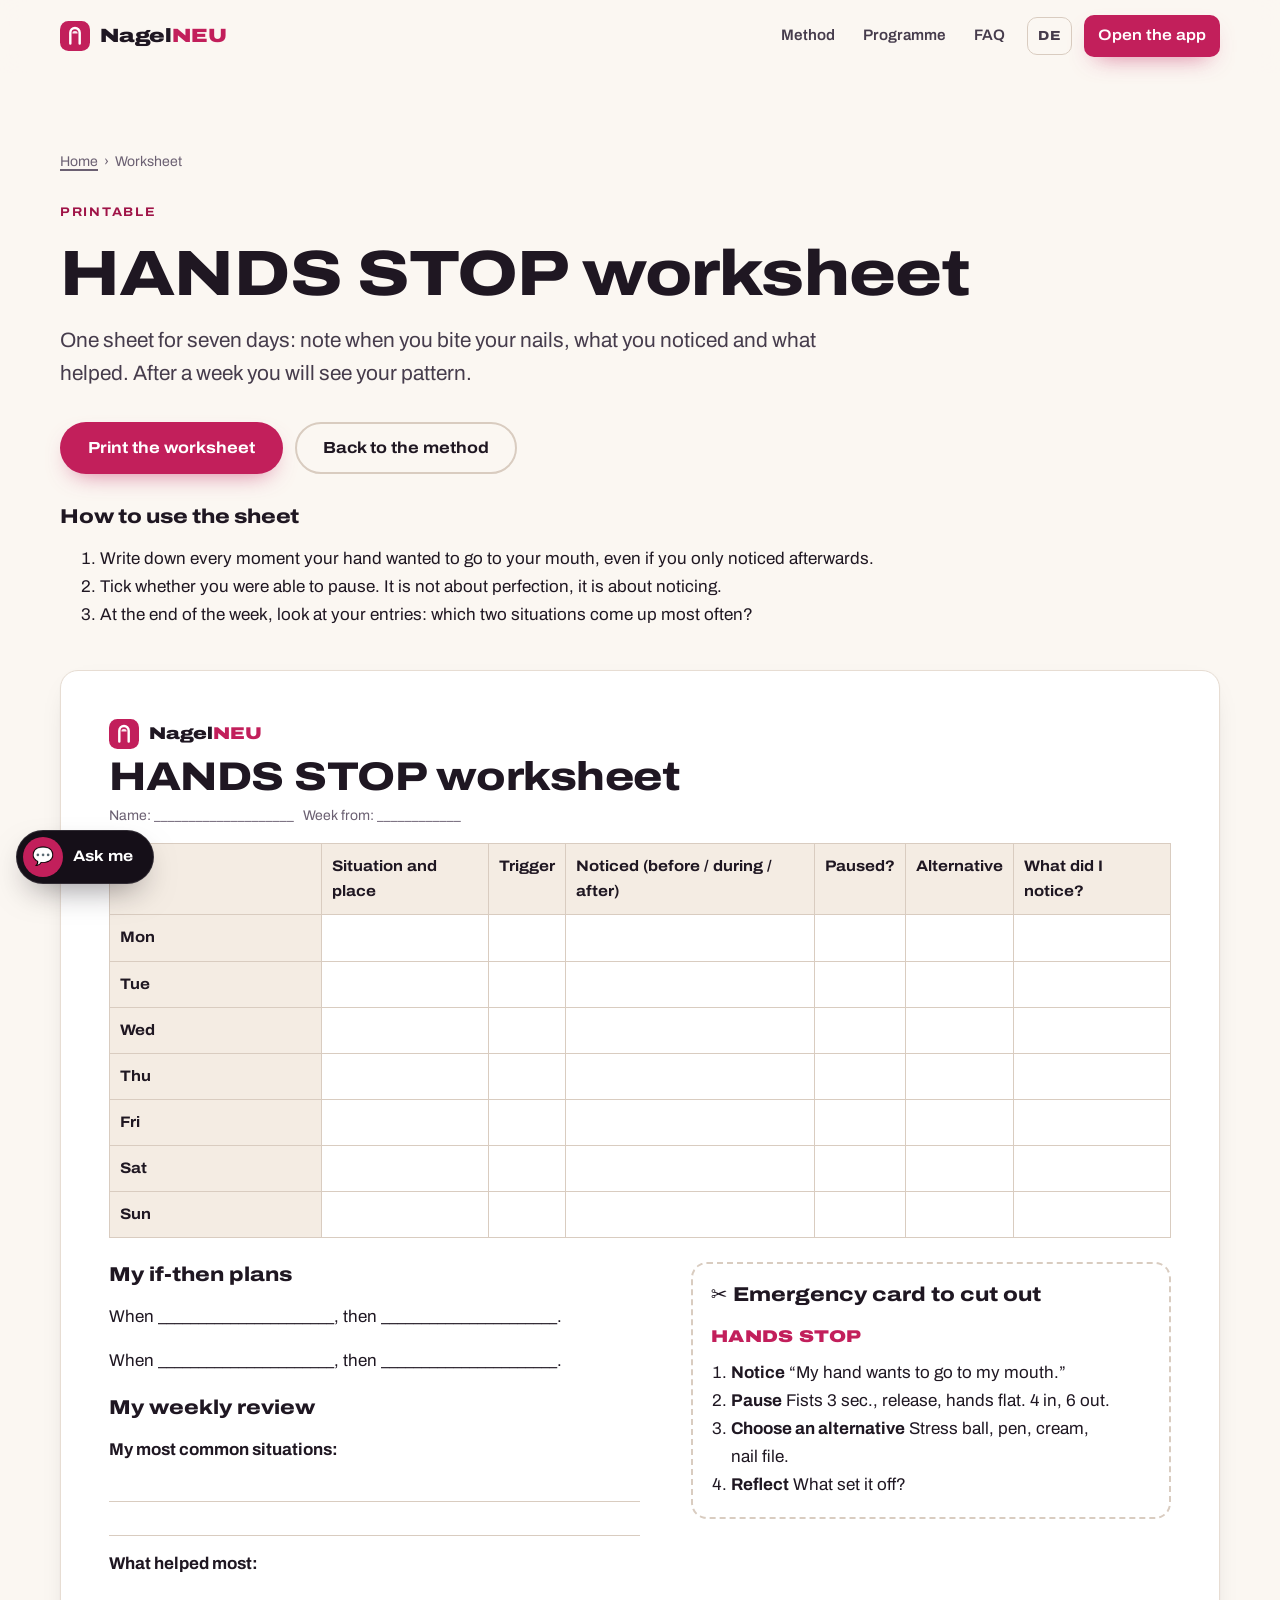
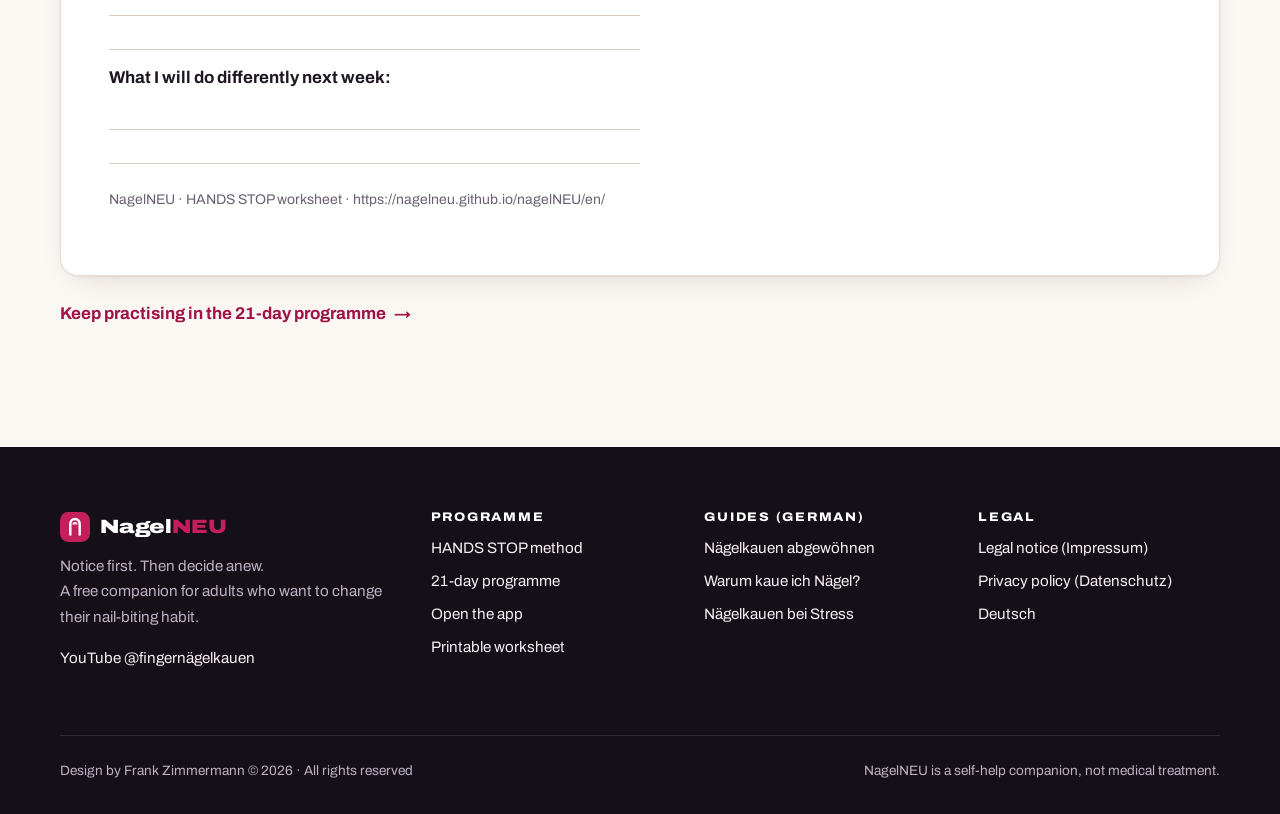
<file: en/worksheet/index.html>
<!DOCTYPE html>
<html lang="en">
<head>
<meta charset="utf-8">
<meta name="viewport" content="width=device-width, initial-scale=1, viewport-fit=cover">
<title>HANDS STOP worksheet to print | NagelNEU</title>
<meta name="description" content="Free nail-biting worksheet: a 7-day observation sheet based on the HANDS STOP method, if-then plans and an emergency card to cut out.">
<meta name="robots" content="index, follow">
<link rel="canonical" href="https://nagelneu.github.io/nagelNEU/en/worksheet/">
<link rel="alternate" hreflang="de" href="https://nagelneu.github.io/nagelNEU/arbeitsblatt/">
<link rel="alternate" hreflang="en" href="https://nagelneu.github.io/nagelNEU/en/worksheet/">
<meta name="author" content="Frank Zimmermann">
<meta name="theme-color" content="#fbf7f2">
<meta property="og:type" content="website">
<meta property="og:site_name" content="NagelNEU">
<meta property="og:locale" content="en_GB">
<meta property="og:title" content="HANDS STOP worksheet to print | NagelNEU">
<meta property="og:description" content="Free nail-biting worksheet: a 7-day observation sheet based on the HANDS STOP method, if-then plans and an emergency card to cut out.">
<meta property="og:url" content="https://nagelneu.github.io/nagelNEU/en/worksheet/">
<meta property="og:image" content="https://nagelneu.github.io/nagelNEU/assets/img/og-image-en.png">
<meta property="og:image:width" content="1200">
<meta property="og:image:height" content="630">
<meta property="og:image:alt" content="NagelNEU: Notice first. Then decide anew.">
<meta name="twitter:card" content="summary_large_image">
<link rel="icon" href="../../assets/img/favicon.svg" type="image/svg+xml">
<link rel="icon" href="../../assets/img/favicon-32.png" sizes="32x32" type="image/png">
<link rel="apple-touch-icon" href="../../assets/img/apple-touch-icon.png">
<link rel="preload" href="../../assets/fonts/archivo-var.woff" as="font" type="font/woff" crossorigin>
<link rel="stylesheet" href="../../assets/css/site.css">
<script type="application/ld+json">
{
 "@context": "https://schema.org",
 "@graph": [
  {
   "@type": "Organization",
   "@id": "https://nagelneu.github.io/nagelNEU/#org",
   "name": "NagelNEU",
   "url": "https://nagelneu.github.io/nagelNEU/",
   "logo": "https://nagelneu.github.io/nagelNEU/assets/img/logo-512.png",
   "sameAs": [
    "https://www.youtube.com/@fingern%C3%A4gelkauen"
   ],
   "founder": {
    "@type": "Person",
    "name": "Frank Zimmermann"
   }
  },
  {
   "@type": "BreadcrumbList",
   "itemListElement": [
    {
     "@type": "ListItem",
     "position": 1,
     "name": "Home",
     "item": "https://nagelneu.github.io/nagelNEU/en/"
    },
    {
     "@type": "ListItem",
     "position": 2,
     "name": "Worksheet",
     "item": "https://nagelneu.github.io/nagelNEU/en/worksheet/"
    }
   ]
  }
 ]
}
</script>
</head>
<body data-root="../../">
<a class="skip" href="#main">Skip to content</a>
<header class="site-header">
  <div class="wrap hdr">
    <a class="logo" href="../../en/" aria-label="NagelNEU home page"><svg viewBox="0 0 32 32" width="30" height="30" aria-hidden="true" focusable="false"><rect width="32" height="32" rx="9" fill="#c21f5b"/><path d="M11 24V12.5a5 5 0 0 1 10 0V24" fill="none" stroke="#fff" stroke-width="2.6" stroke-linecap="round"/><path d="M13.2 13.2a2.8 2.6 0 0 1 5.6 0" fill="#fff" opacity=".9"/></svg><span class="brand-mark">Nagel<b>NEU</b></span></a>
    <button class="nav-toggle" type="button" aria-controls="nav" aria-expanded="false"><span></span><span class="vh">Menu</span></button>
    <nav id="nav" class="nav" aria-label="Main navigation">
      <a href="../../en/#method">Method</a><a href="../../en/#programme">Programme</a><a href="../../en/#faq">FAQ</a><a class="lang" href="../../arbeitsblatt/" hreflang="de" lang="de" aria-label="Deutsche Version">DE</a><a class="btn btn-primary btn-sm" href="../../app/?lang=en">Open the app</a>
    </nav>
  </div>
</header>
<main id="main">

<section class="hero no-print" style="padding-bottom:24px">
  <div class="wrap">
    <nav class="breadcrumb" aria-label="Breadcrumb"><a href="../">Home</a><span aria-hidden="true">›</span>Worksheet</nav>
    <span class="eyebrow">Printable</span>
    <h1>HANDS STOP worksheet</h1>
    <p class="lead">One sheet for seven days: note when you bite your nails, what you noticed and what helped. After a week you will see your pattern.</p>
    <div class="btn-row"><button class="btn btn-primary" type="button" data-print>Print the worksheet</button><a class="btn btn-secondary" href="../#method">Back to the method</a></div>
    <h2 style="font-size:var(--step-1);margin-top:32px">How to use the sheet</h2>
    <ol><li>Write down every moment your hand wanted to go to your mouth, even if you only noticed afterwards.</li><li>Tick whether you were able to pause. It is not about perfection, it is about noticing.</li><li>At the end of the week, look at your entries: which two situations come up most often?</li></ol>
  </div>
</section>
<section style="padding-top:0">
  <div class="wrap">
    <div class="sheet">
      <p style="display:flex;align-items:center;gap:10px;margin:0 0 6px"><svg viewBox="0 0 32 32" width="30" height="30" aria-hidden="true" focusable="false"><rect width="32" height="32" rx="9" fill="#c21f5b"/><path d="M11 24V12.5a5 5 0 0 1 10 0V24" fill="none" stroke="#fff" stroke-width="2.6" stroke-linecap="round"/><path d="M13.2 13.2a2.8 2.6 0 0 1 5.6 0" fill="#fff" opacity=".9"/></svg><strong class="brand-mark">Nagel<b>NEU</b></strong></p>
      <h2 style="margin-bottom:6px">HANDS STOP worksheet</h2>
      <p class="small mute">Name: ____________________ &nbsp; Week from: ____________</p>
      <div style="overflow-x:auto"><table><thead><tr><th scope="col">Day</th><th scope="col">Situation and place</th><th scope="col">Trigger</th><th scope="col">Noticed (before / during / after)</th><th scope="col">Paused?</th><th scope="col">Alternative</th><th scope="col">What did I notice?</th></tr></thead><tbody><tr><th scope="row" class="row-label">Mon</th><td></td><td></td><td></td><td></td><td></td><td></td></tr><tr><th scope="row" class="row-label">Tue</th><td></td><td></td><td></td><td></td><td></td><td></td></tr><tr><th scope="row" class="row-label">Wed</th><td></td><td></td><td></td><td></td><td></td><td></td></tr><tr><th scope="row" class="row-label">Thu</th><td></td><td></td><td></td><td></td><td></td><td></td></tr><tr><th scope="row" class="row-label">Fri</th><td></td><td></td><td></td><td></td><td></td><td></td></tr><tr><th scope="row" class="row-label">Sat</th><td></td><td></td><td></td><td></td><td></td><td></td></tr><tr><th scope="row" class="row-label">Sun</th><td></td><td></td><td></td><td></td><td></td><td></td></tr></tbody></table></div>
      <div class="grid-2" style="margin-top:24px;align-items:start">
        <div><h3>My if-then plans</h3><p style="margin:16px 0">When ______________________, then ______________________.</p><p style="margin:16px 0">When ______________________, then ______________________.</p><h3 style="margin-top:20px">My weekly review</h3><p style="margin:14px 0 4px"><strong>My most common situations:</strong></p><div class="lines"></div><div class="lines"></div><p style="margin:14px 0 4px"><strong>What helped most:</strong></p><div class="lines"></div><div class="lines"></div><p style="margin:14px 0 4px"><strong>What I will do differently next week:</strong></p><div class="lines"></div><div class="lines"></div></div>
        <div style="border:2px dashed var(--line-2);border-radius:16px;padding:18px">
          <h3>✂ Emergency card to cut out</h3><p class="method-word" style="color:var(--rose);margin:0 0 8px">HANDS STOP</p>
          <ol style="margin:0;padding-left:1.2em"><li><strong>Notice</strong> “My hand wants to go to my mouth.”</li><li><strong>Pause</strong> Fists 3 sec., release, hands flat. 4 in, 6 out.</li><li><strong>Choose an alternative</strong> Stress ball, pen, cream, nail file.</li><li><strong>Reflect</strong> What set it off?</li></ol>
        </div>
      </div>
      <p class="small mute" style="margin-top:24px">NagelNEU · HANDS STOP worksheet · https://nagelneu.github.io/nagelNEU/en/</p>
    </div>
    <p class="no-print" style="margin-top:24px"><a class="arrow-link" href="../../app/?lang=en">Keep practising in the 21-day programme</a></p>
  </div>
</section>
</main>
<footer class="site-footer">
  <div class="wrap">
    <div class="ft-grid">
      <div class="ft-brand">
        <a class="logo" href="../../en/" aria-label="NagelNEU home page"><svg viewBox="0 0 32 32" width="30" height="30" aria-hidden="true" focusable="false"><rect width="32" height="32" rx="9" fill="#c21f5b"/><path d="M11 24V12.5a5 5 0 0 1 10 0V24" fill="none" stroke="#fff" stroke-width="2.6" stroke-linecap="round"/><path d="M13.2 13.2a2.8 2.6 0 0 1 5.6 0" fill="#fff" opacity=".9"/></svg><span class="brand-mark">Nagel<b>NEU</b></span></a>
        <p>Notice first. Then decide anew.<br>A free companion for adults who want to change their nail-biting habit.</p>
        <p><a href="https://www.youtube.com/@fingern%C3%A4gelkauen" rel="noopener" target="_blank">YouTube @fingernägelkauen</a></p>
      </div>
      <div>
        <h2>Programme</h2>
        <ul>
          <li><a href="../../en/#method">HANDS STOP method</a></li>
          <li><a href="../../en/#programme">21-day programme</a></li>
          <li><a href="../../app/?lang=en">Open the app</a></li>
          <li><a href="../../en/worksheet/">Printable worksheet</a></li>
        </ul>
      </div>
      <div>
        <h2>Guides (German)</h2>
        <ul>
          <li><a href="../../naegelkauen-abgewoehnen/" hreflang="de" lang="de">Nägelkauen abgewöhnen</a></li>
          <li><a href="../../warum-kaue-ich-naegel/" hreflang="de" lang="de">Warum kaue ich Nägel?</a></li>
          <li><a href="../../naegelkauen-bei-stress/" hreflang="de" lang="de">Nägelkauen bei Stress</a></li>
        </ul>
      </div>
      <div>
        <h2>Legal</h2>
        <ul>
          <li><a href="../../impressum/" hreflang="de">Legal notice (Impressum)</a></li>
          <li><a href="../../datenschutz/" hreflang="de">Privacy policy (Datenschutz)</a></li>
          <li><a href="../../" hreflang="de" lang="de">Deutsch</a></li>
        </ul>
      </div>
    </div>
    <div class="ft-bottom">
      <span>Design by Frank Zimmermann © 2026 · All rights reserved</span>
      <span>NagelNEU is a self-help companion, not medical treatment.</span>
    </div>
  </div>
</footer>
<script src="../../assets/js/site.js" defer></script>
</body>
</html>
</file>
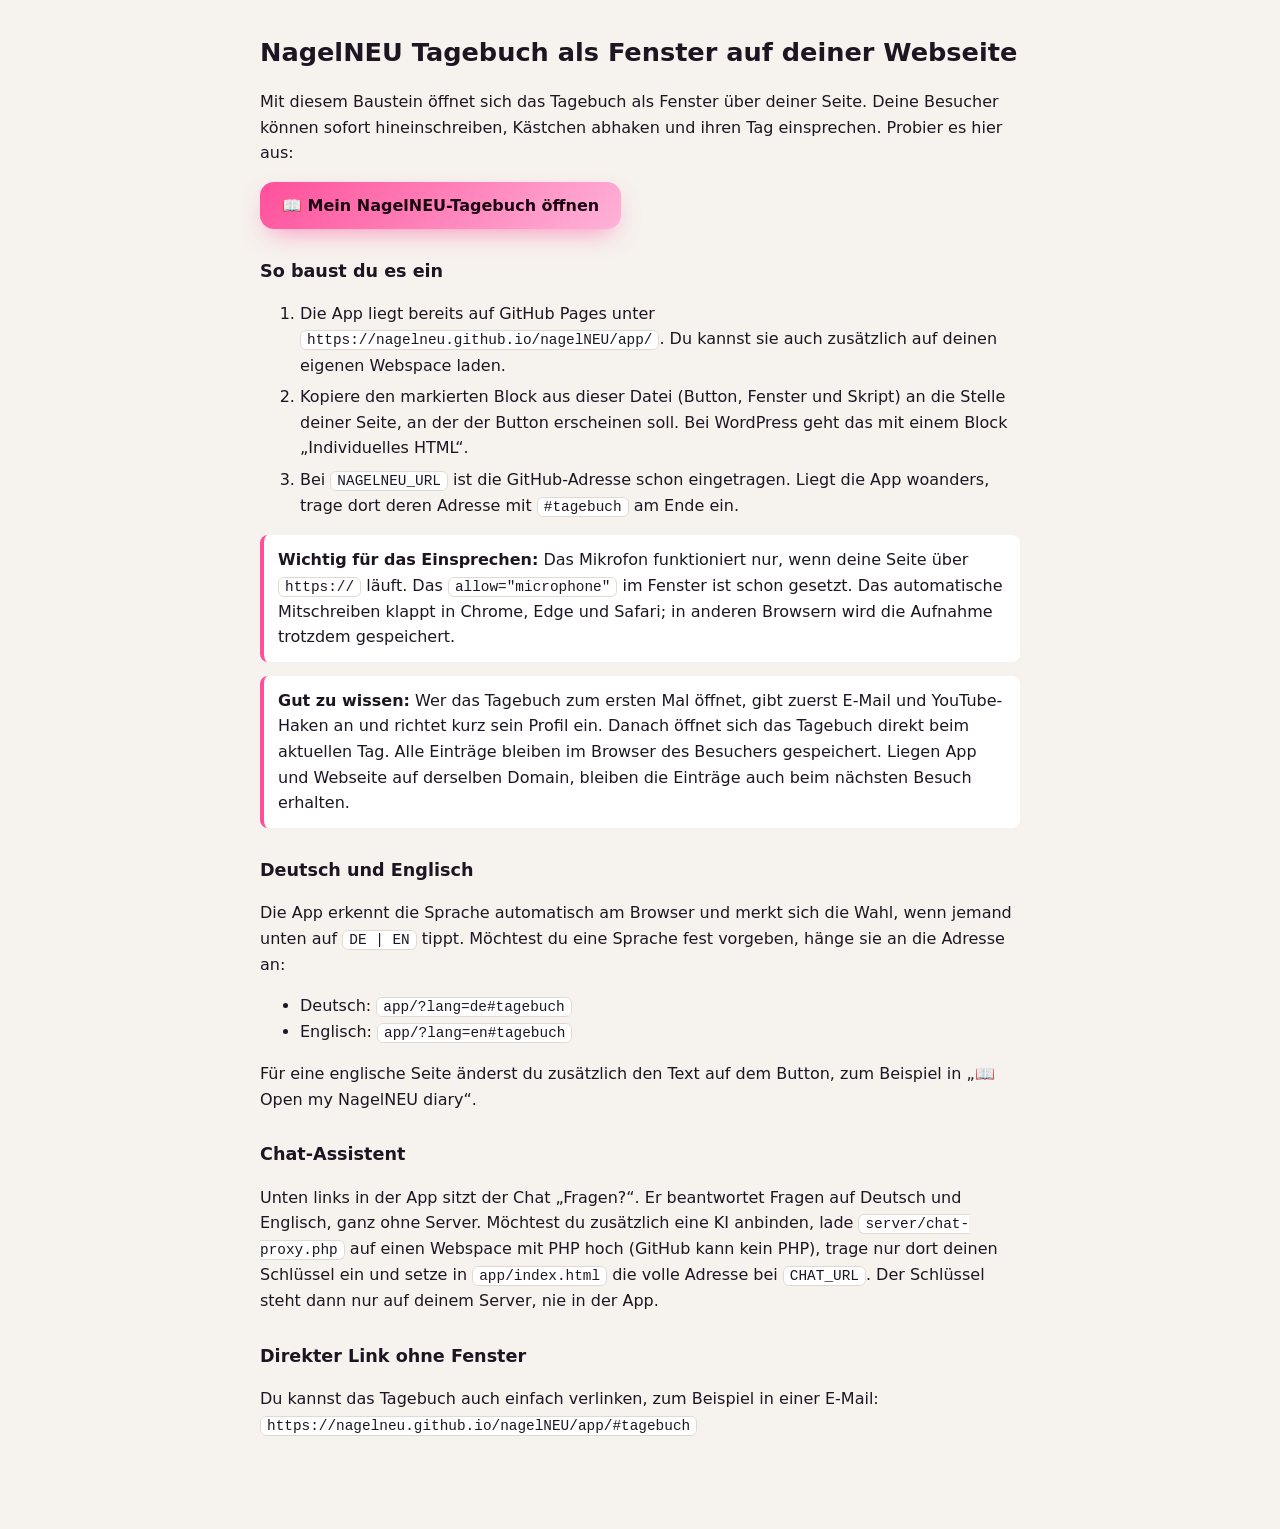
<file: tagebuch-einbetten.html>
<!DOCTYPE html>
<html lang="de">
<head>
<meta charset="utf-8">
<meta name="viewport" content="width=device-width,initial-scale=1">
<meta name="robots" content="noindex">
<title>NagelNEU Tagebuch einbetten</title>
<style>
  body{margin:0;font:16px/1.6 system-ui,-apple-system,"Segoe UI",Roboto,sans-serif;background:#f6f2ee;color:#1d1622}
  main{max-width:760px;margin:0 auto;padding:32px 16px 80px}
  h1{font-size:1.6rem;margin:0 0 6px}
  h2{font-size:1.1rem;margin:28px 0 8px}
  code{background:#fff;border:1px solid #e3d9d2;border-radius:6px;padding:1px 6px;font-size:.9em}
  pre{background:#170f1a;color:#f1e9ef;border-radius:12px;padding:16px;overflow:auto;font-size:.82rem;line-height:1.5}
  .note{background:#fff;border-left:4px solid #ff4f9a;border-radius:8px;padding:12px 14px;margin:14px 0}
  ol li{margin:6px 0}
</style>
</head>
<body>
<main>
  <h1>NagelNEU Tagebuch als Fenster auf deiner Webseite</h1>
  <p>Mit diesem Baustein öffnet sich das Tagebuch als Fenster über deiner Seite. Deine Besucher können sofort hineinschreiben, Kästchen abhaken und ihren Tag einsprechen. Probier es hier aus:</p>

  <!-- ===================== AB HIER KOPIEREN ===================== -->
  <button type="button" id="nn-open" style="font:800 1rem system-ui,sans-serif;border:0;border-radius:14px;padding:14px 22px;background:linear-gradient(135deg,#ff4f9a,#ffb3d9);color:#1a0712;cursor:pointer;box-shadow:0 10px 26px -10px rgba(255,79,154,.7)">📖 Mein NagelNEU-Tagebuch öffnen</button>

  <div id="nn-modal" role="dialog" aria-modal="true" aria-label="NagelNEU Tagebuch" style="display:none;position:fixed;inset:0;z-index:2147483000;background:rgba(10,6,14,.72);backdrop-filter:blur(4px);-webkit-backdrop-filter:blur(4px)">
    <div style="position:absolute;inset:max(12px,3vh) max(8px,3vw);border-radius:20px;overflow:hidden;box-shadow:0 30px 80px rgba(0,0,0,.6);background:#0d0a12">
      <iframe id="nn-frame" title="NagelNEU Tagebuch" allow="microphone; clipboard-write; fullscreen" style="width:100%;height:100%;border:0;display:block"></iframe>
    </div>
  </div>

  <script>
  (function () {
    // Adresse deiner NagelNEU-App. Das "#tagebuch" am Ende öffnet direkt das Tagebuch.
    var NAGELNEU_URL = 'https://nagelneu.github.io/nagelNEU/app/#tagebuch';

    var btn = document.getElementById('nn-open');
    var modal = document.getElementById('nn-modal');
    var frame = document.getElementById('nn-frame');
    var lastFocus = null;

    function open() {
      lastFocus = document.activeElement;
      if (!frame.src) frame.src = NAGELNEU_URL;
      modal.style.display = 'block';
      document.documentElement.style.overflow = 'hidden';
      frame.focus();
    }
    function close() {
      modal.style.display = 'none';
      document.documentElement.style.overflow = '';
      if (lastFocus) lastFocus.focus();
    }
    btn.addEventListener('click', open);
    // Klick auf den dunklen Rand schließt das Fenster
    modal.addEventListener('click', function (e) { if (e.target === modal) close(); });
    document.addEventListener('keydown', function (e) { if (e.key === 'Escape' && modal.style.display === 'block') close(); });
    // Das ✕ im Tagebuch meldet sich hier und schließt das Fenster
    window.addEventListener('message', function (e) { if (e.data && e.data.nagelneu === 'close') close(); });
  })();
  </script>
  <!-- ===================== BIS HIER KOPIEREN ===================== -->

  <h2>So baust du es ein</h2>
  <ol>
    <li>Die App liegt bereits auf GitHub Pages unter <code>https://nagelneu.github.io/nagelNEU/app/</code>. Du kannst sie auch zusätzlich auf deinen eigenen Webspace laden.</li>
    <li>Kopiere den markierten Block aus dieser Datei (Button, Fenster und Skript) an die Stelle deiner Seite, an der der Button erscheinen soll. Bei WordPress geht das mit einem Block „Individuelles HTML“.</li>
    <li>Bei <code>NAGELNEU_URL</code> ist die GitHub-Adresse schon eingetragen. Liegt die App woanders, trage dort deren Adresse mit <code>#tagebuch</code> am Ende ein.</li>
  </ol>

  <div class="note">
    <strong>Wichtig für das Einsprechen:</strong> Das Mikrofon funktioniert nur, wenn deine Seite über <code>https://</code> läuft. Das <code>allow="microphone"</code> im Fenster ist schon gesetzt. Das automatische Mitschreiben klappt in Chrome, Edge und Safari; in anderen Browsern wird die Aufnahme trotzdem gespeichert.
  </div>
  <div class="note">
    <strong>Gut zu wissen:</strong> Wer das Tagebuch zum ersten Mal öffnet, gibt zuerst E-Mail und YouTube-Haken an und richtet kurz sein Profil ein. Danach öffnet sich das Tagebuch direkt beim aktuellen Tag. Alle Einträge bleiben im Browser des Besuchers gespeichert. Liegen App und Webseite auf derselben Domain, bleiben die Einträge auch beim nächsten Besuch erhalten.
  </div>

  <h2>Deutsch und Englisch</h2>
  <p>Die App erkennt die Sprache automatisch am Browser und merkt sich die Wahl, wenn jemand unten auf <code>DE | EN</code> tippt. Möchtest du eine Sprache fest vorgeben, hänge sie an die Adresse an:</p>
  <ul>
    <li>Deutsch: <code>app/?lang=de#tagebuch</code></li>
    <li>Englisch: <code>app/?lang=en#tagebuch</code></li>
  </ul>
  <p>Für eine englische Seite änderst du zusätzlich den Text auf dem Button, zum Beispiel in „📖 Open my NagelNEU diary“.</p>

  <h2>Chat-Assistent</h2>
  <p>Unten links in der App sitzt der Chat „Fragen?“. Er beantwortet Fragen auf Deutsch und Englisch, ganz ohne Server. Möchtest du zusätzlich eine KI anbinden, lade <code>server/chat-proxy.php</code> auf einen Webspace mit PHP hoch (GitHub kann kein PHP), trage nur dort deinen Schlüssel ein und setze in <code>app/index.html</code> die volle Adresse bei <code>CHAT_URL</code>. Der Schlüssel steht dann nur auf deinem Server, nie in der App.</p>

  <h2>Direkter Link ohne Fenster</h2>
  <p>Du kannst das Tagebuch auch einfach verlinken, zum Beispiel in einer E-Mail: <code>https://nagelneu.github.io/nagelNEU/app/#tagebuch</code></p>
</main>
</body>
</html>
</file>
<file: assets/css/site.css>
/* NagelNEU · Website · Designsystem
   Design by Frank Zimmermann © 2026
   ------------------------------------------------------------------
   Inhalt: 1 Schriften · 2 Tokens · 3 Basis · 4 Layout · 5 Typografie
           6 Buttons & Links · 7 Komponenten · 8 Seiten-Abschnitte
           9 Übung · 10 Formulare · 11 Druck · 12 Bewegung
   ------------------------------------------------------------------ */

/* 1 · Schriften (lokal, OFL-Lizenz, keine Verbindung zu Google) */
@font-face{font-family:"Archivo";src:url("../fonts/archivo-var.woff") format("woff");font-weight:100 900;font-stretch:62% 125%;font-display:swap}
@font-face{font-family:"Caveat";src:url("../fonts/caveat-var.woff") format("woff");font-weight:400 700;font-display:swap}

/* 2 · Tokens */
:root{
  /* Farben: Papier, Tinte, Rosé, Grün, Nacht */
  --paper:#fbf7f2; --paper-2:#f4ece3; --card:#fffdfb;
  --ink:#1f1722; --ink-2:#463c4c; --mute:#6b6072; --line:#e7ddd3; --line-2:#d9ccc0;
  --rose:#c21f5b; --rose-ink:#9f1347; --rose-soft:#f9e3eb; --rose-light:#ff7ab0;
  --green:#1d7556; --green-soft:#e2f1e9;
  --amber:#8a4f06; --amber-soft:#fbefd9;
  --night:#150f18; --night-2:#211827; --night-line:rgba(255,255,255,.12); --night-ink:#f6eff3; --night-mute:#bdb2c3;
  /* Schrift */
  --font:"Archivo",ui-sans-serif,system-ui,-apple-system,"Segoe UI",Roboto,Arial,sans-serif;
  --hand:"Caveat","Segoe Print","Bradley Hand",cursive;
  --wide:118%;
  --step--1:.875rem; --step-0:1.0625rem; --step-1:1.25rem; --step-2:clamp(1.45rem,1.1rem + 1.2vw,1.75rem);
  --step-3:clamp(1.8rem,1.3rem + 2vw,2.5rem); --step-4:clamp(2.3rem,1.4rem + 3.8vw,4rem);
  /* Abstände (4er-Raster) */
  --s1:4px; --s2:8px; --s3:12px; --s4:16px; --s5:24px; --s6:32px; --s7:48px; --s8:64px; --s9:96px; --s10:128px;
  /* Breiten */
  --text:66ch; --wide-w:1160px; --gutter:clamp(16px,4vw,32px);
  /* Formen */
  --r-sm:10px; --r:18px; --r-lg:28px; --pill:999px;
  --shadow:0 1px 2px rgba(31,23,34,.05),0 10px 30px -18px rgba(31,23,34,.28);
  --shadow-lg:0 2px 4px rgba(31,23,34,.05),0 30px 60px -30px rgba(31,23,34,.45);
  --focus:0 0 0 3px var(--paper),0 0 0 6px var(--rose);
}

/* 3 · Basis */
*,*::before,*::after{box-sizing:border-box}
html{-webkit-text-size-adjust:100%;text-size-adjust:100%;scroll-behavior:smooth;scroll-padding-top:88px}
body{font-kerning:normal;font-variant-ligatures:common-ligatures;hyphenate-limit-chars:8 4 4;margin:0;background:var(--paper);color:var(--ink);font:400 var(--step-0)/1.65 var(--font);font-stretch:100%;-webkit-font-smoothing:antialiased;text-rendering:optimizeLegibility;overflow-x:hidden}
img,svg{max-width:100%;height:auto;display:block}
::selection{background:var(--rose-soft);color:var(--ink)}
:focus-visible{outline:none;box-shadow:var(--focus);border-radius:6px}
.skip{position:absolute;left:12px;top:-60px;z-index:100;background:var(--ink);color:#fff;padding:10px 16px;border-radius:var(--r-sm);text-decoration:none;font-weight:700}
.skip:focus{top:12px}
.vh{position:absolute!important;width:1px;height:1px;overflow:hidden;clip:rect(0 0 0 0);white-space:nowrap}

/* 4 · Layout */
.wrap{width:min(100% - 2*var(--gutter),var(--wide-w));margin-inline:auto}
.narrow{width:min(100% - 2*var(--gutter),760px);margin-inline:auto}
section{padding-block:clamp(56px,8vw,112px)}
.sec-tight{padding-block:clamp(40px,6vw,72px)}
.grid-2{display:grid;gap:clamp(24px,4vw,56px);grid-template-columns:1fr}
.grid-3{display:grid;gap:var(--s5);grid-template-columns:1fr}
.grid-4{display:grid;gap:var(--s4);grid-template-columns:1fr}
@media(min-width:640px){.grid-3,.grid-4{grid-template-columns:repeat(2,1fr)}}
@media(min-width:960px){.grid-2{grid-template-columns:1.05fr .95fr;align-items:center}.grid-3{grid-template-columns:repeat(3,1fr)}.grid-4{grid-template-columns:repeat(4,1fr)}}
.bg-2{background:var(--paper-2)}
.night{background:var(--night);color:var(--night-ink)}
.night .lead,.night p{color:var(--night-mute)}
.night h2,.night h3{color:#fff}

/* 5 · Typografie */
h1,h2,h3,h4{font-family:var(--font);font-stretch:var(--wide);font-weight:800;line-height:1.08;letter-spacing:-.012em;margin:0 0 var(--s4);color:var(--ink);text-wrap:balance}
h1{font-size:var(--step-4)}
h2{font-size:var(--step-3)}
h3{font-size:var(--step-1);line-height:1.25;letter-spacing:0}
p{margin:0 0 var(--s4);max-width:var(--text);text-wrap:pretty}
.lead{font-size:clamp(1.1rem,1rem + .5vw,1.3rem);line-height:1.6;color:var(--ink-2)}
.eyebrow{display:inline-block;font-size:.78rem;font-weight:700;font-stretch:112%;letter-spacing:.14em;text-transform:uppercase;color:var(--rose-ink);margin-bottom:var(--s4)}
.night .eyebrow{color:var(--rose-light)}
.hand{font-family:var(--hand);font-weight:600;font-size:1.55rem;line-height:1.1;color:var(--rose-ink)}
.mute{color:var(--mute)}
.small{font-size:var(--step--1)}
.center{text-align:center}.center p{margin-inline:auto}
.prose{max-width:var(--text)}
.prose h2{margin-top:var(--s8);font-size:var(--step-2)}
.prose h3{margin-top:var(--s6)}
.prose ul,.prose ol{padding-left:1.25em;margin:0 0 var(--s5)}
.prose li{margin-bottom:var(--s2)}
.prose li::marker{color:var(--rose)}
.prose strong{color:var(--ink)}
.prose blockquote{margin:var(--s6) 0;padding:var(--s4) var(--s5);border-left:4px solid var(--rose);background:var(--card);border-radius:0 var(--r-sm) var(--r-sm) 0;font-size:var(--step-1);line-height:1.5}
.brand-mark{font-stretch:125%;font-weight:900;letter-spacing:-.01em}
.brand-mark b{color:var(--rose);font-weight:900}

/* 6 · Buttons & Links */
a{color:var(--rose-ink);text-decoration-thickness:1.5px;text-underline-offset:3px}
a:hover{color:var(--rose)}
.btn{display:inline-flex;align-items:center;justify-content:center;gap:10px;min-height:52px;padding:0 26px;border-radius:var(--pill);border:2px solid transparent;font:700 1rem/1 var(--font);font-stretch:112%;text-decoration:none;cursor:pointer;transition:background .2s,color .2s,border-color .2s,transform .2s,box-shadow .2s;white-space:nowrap}
.btn:active{transform:translateY(1px)}
.btn-primary{background:var(--rose);color:#fff;box-shadow:0 10px 24px -12px rgba(194,31,91,.7)}
.btn-primary:hover{background:var(--rose-ink);color:#fff}
.btn-secondary{background:transparent;color:var(--ink);border-color:var(--line-2)}
.btn-secondary:hover{border-color:var(--ink);color:var(--ink)}
.night .btn-secondary{color:#fff;border-color:rgba(255,255,255,.3)}
.night .btn-secondary:hover{border-color:#fff;color:#fff}
.btn-sm{min-height:42px;padding:0 18px;font-size:.92rem}
.btn-block{width:100%}
.btn-row{display:flex;flex-wrap:wrap;gap:var(--s3);align-items:center}
.arrow-link{font-weight:700;text-decoration:none;display:inline-flex;align-items:center;gap:8px}
.arrow-link::after{content:"→";transition:transform .2s}
.arrow-link:hover::after{transform:translateX(3px)}

/* 7 · Komponenten */
.card{background:var(--card);border:1px solid var(--line);border-radius:var(--r);padding:clamp(20px,3vw,28px);box-shadow:var(--shadow)}
.card h3{margin-bottom:var(--s2)}
.card p:last-child{margin-bottom:0}
.night .card{background:var(--night-2);border-color:var(--night-line);box-shadow:none}
.tag{display:inline-flex;align-items:center;gap:6px;padding:5px 12px;border-radius:var(--pill);background:var(--rose-soft);color:var(--rose-ink);font-size:.8rem;font-weight:700;font-stretch:110%}
.tag.green{background:var(--green-soft);color:var(--green)}
.tag.amber{background:var(--amber-soft);color:var(--amber)}
.note{border-radius:var(--r);padding:var(--s4) var(--s5);background:var(--amber-soft);color:#5b3b0a;font-size:.95rem}
.note.soft{background:var(--paper-2);color:var(--ink-2)}
.note strong{color:inherit}
.check-list{list-style:none;padding:0;margin:0 0 var(--s4)}
.check-list li{position:relative;padding-left:32px;margin-bottom:var(--s3)}
.check-list li::before{content:"";position:absolute;left:0;top:.35em;width:20px;height:20px;border-radius:50%;background:var(--green-soft) url("data:image/svg+xml,%3Csvg xmlns='http://www.w3.org/2000/svg' viewBox='0 0 20 20'%3E%3Cpath d='M5.5 10.5l3 3 6-7' fill='none' stroke='%231d7556' stroke-width='2.2' stroke-linecap='round' stroke-linejoin='round'/%3E%3C/svg%3E") center/20px no-repeat}
.x-list li::before{background:var(--paper-2) url("data:image/svg+xml,%3Csvg xmlns='http://www.w3.org/2000/svg' viewBox='0 0 20 20'%3E%3Cpath d='M6.5 6.5l7 7M13.5 6.5l-7 7' fill='none' stroke='%236b6072' stroke-width='2' stroke-linecap='round'/%3E%3C/svg%3E") center/20px no-repeat}
.breadcrumb{font-size:.88rem;color:var(--mute);margin-bottom:var(--s5)}
.breadcrumb a{color:var(--mute)}
.breadcrumb span[aria-hidden]{margin:0 6px}
.toc{border:1px solid var(--line);border-radius:var(--r);padding:var(--s4) var(--s5);background:var(--card);margin:var(--s6) 0}
.toc strong{display:block;font-size:.8rem;letter-spacing:.12em;text-transform:uppercase;color:var(--mute);margin-bottom:var(--s2)}
.toc ol{margin:0;padding-left:1.2em}
.toc li{margin:4px 0}
.sources{font-size:.9rem;color:var(--mute);border-top:1px solid var(--line);margin-top:var(--s8);padding-top:var(--s5)}
.sources h2{font-size:1rem!important;margin-top:0!important}
.author-box{display:flex;gap:var(--s4);align-items:flex-start;padding:var(--s5);border-radius:var(--r);background:var(--card);border:1px solid var(--line);margin-top:var(--s7)}
.author-box img{width:56px;flex:none}

/* Kopfzeile */
.site-header{position:sticky;top:0;z-index:50;background:rgba(251,247,242,.9);backdrop-filter:saturate(1.4) blur(12px);-webkit-backdrop-filter:saturate(1.4) blur(12px);border-bottom:1px solid transparent;transition:border-color .2s}
.site-header.scrolled{border-bottom-color:var(--line)}
.hdr{display:flex;align-items:center;justify-content:space-between;gap:var(--s4);min-height:72px}
.logo{display:inline-flex;align-items:center;gap:10px;color:var(--ink);text-decoration:none;font-size:1.2rem}
.logo img{width:30px}
.nav{display:flex;align-items:center;gap:4px}
.nav a{color:var(--ink-2);text-decoration:none;font-weight:600;font-size:.95rem;padding:10px 12px;border-radius:var(--r-sm)}
.nav a:hover,.nav a[aria-current="page"]{color:var(--ink);background:var(--paper-2)}
.nav .lang{font-weight:800;font-stretch:115%;letter-spacing:.06em;font-size:.82rem;border:1px solid var(--line-2);padding:7px 10px;margin-left:6px}
.nav .btn{margin-left:8px;color:#fff}
.nav-toggle{display:none;align-items:center;justify-content:center;width:46px;height:46px;border-radius:12px;border:1px solid var(--line-2);background:var(--card);cursor:pointer}
.nav-toggle span{display:block;width:18px;height:2px;background:var(--ink);position:relative}
.nav-toggle span::before,.nav-toggle span::after{content:"";position:absolute;left:0;width:18px;height:2px;background:var(--ink)}
.nav-toggle span::before{top:-6px}.nav-toggle span::after{top:6px}
@media(max-width:959px){
  .nav-toggle{display:inline-flex}
  .nav{position:fixed;inset:72px 0 auto 0;flex-direction:column;align-items:stretch;gap:2px;padding:var(--s4) var(--gutter) var(--s6);background:var(--paper);border-bottom:1px solid var(--line);box-shadow:var(--shadow-lg);transform:translateY(-8px);opacity:0;visibility:hidden;transition:.2s}
  .nav.open{transform:none;opacity:1;visibility:visible}
  .nav a{padding:14px 12px;font-size:1.05rem}
  .nav .lang{align-self:flex-start;margin:8px 0 0 12px}
  .nav .btn{margin:12px 0 0}
}

/* Fußzeile */
.site-footer{background:var(--night);color:var(--night-mute);padding-block:var(--s8) var(--s6);font-size:.95rem}
.site-footer a{color:var(--night-ink);text-decoration:none}
.site-footer a:hover{color:var(--rose-light);text-decoration:underline}
.ft-grid{display:grid;gap:var(--s6);grid-template-columns:1fr}
@media(min-width:760px){.ft-grid{grid-template-columns:1.4fr 1fr 1fr 1fr}}
.site-footer h2{font-size:.78rem;letter-spacing:.14em;text-transform:uppercase;color:#fff;margin-bottom:var(--s3);font-stretch:112%}
.site-footer ul{list-style:none;margin:0;padding:0}
.site-footer li{margin:0 0 var(--s2)}
.ft-brand .logo{color:#fff;margin-bottom:var(--s3)}
.ft-brand p{color:var(--night-mute);font-size:.95rem}
.ft-bottom{border-top:1px solid var(--night-line);margin-top:var(--s7);padding-top:var(--s5);display:flex;flex-wrap:wrap;gap:var(--s3) var(--s5);justify-content:space-between;font-size:.85rem}

/* 8 · Abschnitte */
.welcome{display:none;margin-bottom:var(--s5)}
.welcome.show{display:flex}
.welcome{align-items:center;gap:var(--s3);flex-wrap:wrap;padding:12px 16px;border-radius:var(--r);background:var(--green-soft);color:var(--green);font-weight:600}
.hero{padding-block:clamp(40px,6vw,88px) clamp(56px,8vw,104px)}
.hero h1 em{font-style:normal;color:var(--rose)}
.hero .lead{margin-bottom:var(--s6)}
.hero-meta{display:flex;flex-wrap:wrap;gap:var(--s2) var(--s5);margin-top:var(--s5);color:var(--mute);font-size:.92rem}
.hero-meta span{display:inline-flex;align-items:center;gap:8px}
.hero-meta span::before{content:"";width:6px;height:6px;border-radius:50%;background:var(--green)}
.hero-visual{position:relative;display:flex;justify-content:center;padding:var(--s4) 0}
.phone{position:relative;width:min(300px,78vw);aspect-ratio:9/19;border-radius:42px;background:#0d0a12;padding:10px;box-shadow:var(--shadow-lg),0 0 0 1px rgba(0,0,0,.08);transform:rotate(2deg)}
.phone img{width:100%;height:100%;object-fit:cover;object-position:top;border-radius:33px}
.hero-note{position:absolute;left:max(0px,calc(50% - 260px));bottom:12%;transform:rotate(-5deg);max-width:210px;background:var(--card);border:1px solid var(--line);border-radius:16px;padding:12px 16px;box-shadow:var(--shadow)}
.hero-fig{position:absolute;right:max(0px,calc(50% - 240px));top:4%;width:96px;transform:rotate(8deg);filter:drop-shadow(0 12px 18px rgba(31,23,34,.25))}
@media(max-width:520px){.hero-note{left:0;bottom:6%;max-width:170px}.hero-fig{width:72px;right:2%}}
.situations .card{display:flex;flex-direction:column;gap:6px}
.situations .ico{font-size:1.6rem;line-height:1}
.method-steps{counter-reset:st;display:grid;gap:var(--s4);grid-template-columns:1fr;margin-top:var(--s6)}
@media(min-width:760px){.method-steps{grid-template-columns:repeat(2,1fr)}}
@media(min-width:1100px){.method-steps{grid-template-columns:repeat(4,1fr)}}
.step{position:relative;padding:var(--s6) var(--s5) var(--s5);border-radius:var(--r);background:var(--card);border:1px solid var(--line);box-shadow:var(--shadow)}
.step .num{display:block;font-size:3rem;font-weight:900;font-stretch:125%;line-height:1;color:var(--rose);margin-bottom:var(--s3)}
.step .q{font-family:var(--hand);font-size:1.45rem;color:var(--ink-2);line-height:1.15;margin-bottom:var(--s3)}
.method-word{font-weight:900;font-stretch:125%;letter-spacing:.02em}
.facts{display:grid;gap:var(--s4);grid-template-columns:1fr}
@media(min-width:760px){.facts{grid-template-columns:repeat(2,1fr)}}
.fact{padding:var(--s5);border-radius:var(--r);background:var(--card);border:1px solid var(--line)}
.fact h3{display:flex;align-items:center;gap:10px}
.fact h3 .tag{font-size:.72rem}
/* 21-Tage-Übersicht */
.phases{display:grid;gap:var(--s4);grid-template-columns:1fr;margin-top:var(--s6)}
@media(min-width:760px){.phases{grid-template-columns:repeat(2,1fr)}}
@media(min-width:1100px){.phases{grid-template-columns:repeat(4,1fr)}}
.phase{border-radius:var(--r);background:var(--card);border:1px solid var(--line);overflow:hidden;display:flex;flex-direction:column}
.phase-head{padding:var(--s5) var(--s5) var(--s4);border-bottom:1px solid var(--line);background:linear-gradient(180deg,var(--rose-soft),transparent)}
.phase:nth-child(2) .phase-head{background:linear-gradient(180deg,#efe4fb,transparent)}
.phase:nth-child(3) .phase-head{background:linear-gradient(180deg,var(--amber-soft),transparent)}
.phase:nth-child(4) .phase-head{background:linear-gradient(180deg,var(--green-soft),transparent)}
.phase-head small{display:block;font-weight:700;font-size:.78rem;letter-spacing:.12em;text-transform:uppercase;color:var(--mute)}
.phase-head h3{margin:4px 0 2px}
.phase-head p{margin:0;font-size:.9rem;color:var(--mute)}
.days{list-style:none;margin:0;padding:var(--s2) var(--s3) var(--s4)}
.days li{display:grid;grid-template-columns:36px 1fr;gap:10px;align-items:baseline;padding:9px 6px;border-bottom:1px dashed var(--line)}
.days li:last-child{border-bottom:0}
.days .d{font-weight:900;font-stretch:120%;color:var(--rose-ink);font-size:.92rem}
.days .t{font-size:.95rem;line-height:1.35}
.days .t small{display:block;color:var(--mute);font-size:.8rem}
.legend{display:flex;flex-wrap:wrap;gap:var(--s3);margin-top:var(--s5)}
/* Geschichte */
.story{display:grid;gap:var(--s6);grid-template-columns:1fr;align-items:start}
@media(min-width:900px){.story{grid-template-columns:240px 1fr}}
.story-figs{display:flex;gap:var(--s3);align-items:flex-end}
.story-figs img{width:72px}
.story-figs img:nth-child(2){width:88px}
/* FAQ */
.faq{max-width:820px}
.faq details{border-bottom:1px solid var(--line);padding:var(--s2) 0}
.faq summary{list-style:none;cursor:pointer;display:flex;justify-content:space-between;gap:var(--s4);align-items:center;padding:var(--s4) 0;font-weight:700;font-size:1.08rem;font-stretch:108%}
.faq summary::-webkit-details-marker{display:none}
.faq summary::after{content:"+";flex:none;display:grid;place-items:center;width:32px;height:32px;border-radius:50%;border:1px solid var(--line-2);font-weight:400;font-size:1.3rem;transition:transform .2s}
.faq details[open] summary::after{transform:rotate(45deg)}
.faq details>div{padding:0 0 var(--s4)}
.cta-final{text-align:center}
.cta-final .card{padding:clamp(32px,6vw,72px);background:var(--night);color:var(--night-ink);border:0;box-shadow:var(--shadow-lg)}
.cta-final h2{color:#fff}
.cta-final p{color:var(--night-mute);margin-inline:auto}
.cta-final .btn-row{justify-content:center}
.yt{display:flex;gap:var(--s5);align-items:center;flex-wrap:wrap;padding:var(--s5);border-radius:var(--r);background:var(--card);border:1px solid var(--line)}
.yt-ico{width:56px;height:40px;border-radius:12px;background:#e62117;display:grid;place-items:center;flex:none}
.yt-ico::after{content:"";border-left:14px solid #fff;border-top:9px solid transparent;border-bottom:9px solid transparent;margin-left:3px}
.related{display:grid;gap:var(--s4);grid-template-columns:1fr}
@media(min-width:760px){.related{grid-template-columns:repeat(3,1fr)}}
.related a.card{text-decoration:none;color:var(--ink);transition:transform .2s,box-shadow .2s}
.related a.card:hover{transform:translateY(-2px);box-shadow:var(--shadow-lg)}
.related a.card h3{color:var(--ink)}
.related a.card p{color:var(--mute);font-size:.95rem}

/* 9 · Einstiegsübung */
.ex{display:grid;gap:var(--s6);grid-template-columns:1fr}
@media(min-width:960px){.ex{grid-template-columns:.9fr 1.1fr;align-items:start}}
.ex fieldset{border:0;margin:0;padding:0;display:grid;gap:10px}
.ex legend{font-weight:800;font-stretch:112%;font-size:1.15rem;margin-bottom:var(--s3);color:#fff}
.opt{position:relative}
.opt input{position:absolute;opacity:0;inset:0;margin:0;cursor:pointer}
.opt label{display:flex;align-items:center;gap:14px;min-height:60px;padding:12px 18px;border-radius:16px;border:1.5px solid var(--night-line);background:var(--night-2);color:var(--night-ink);font-weight:600;cursor:pointer;transition:border-color .2s,background .2s}
.opt label span[aria-hidden]{font-size:1.35rem;width:28px;text-align:center}
.opt input:checked+label{border-color:var(--rose-light);background:rgba(255,122,176,.12)}
.opt input:focus-visible+label{box-shadow:0 0 0 3px var(--night),0 0 0 6px var(--rose-light)}
.opt label:hover{border-color:rgba(255,255,255,.35)}
.ex-other{margin-top:4px;display:none}
.ex-other.show{display:block}
.ex-out{min-height:100%;border-radius:var(--r-lg);background:var(--night-2);border:1px solid var(--night-line);padding:clamp(22px,3vw,34px)}
.ex-out h3{color:#fff;font-size:var(--step-2)}
.ex-out ol{counter-reset:s;list-style:none;padding:0;margin:var(--s5) 0}
.ex-out ol li{counter-increment:s;position:relative;padding:0 0 var(--s4) 52px;color:var(--night-mute)}
.ex-out ol li::before{content:counter(s);position:absolute;left:0;top:-2px;width:36px;height:36px;border-radius:50%;display:grid;place-items:center;background:rgba(255,122,176,.14);color:var(--rose-light);font-weight:900;font-stretch:120%}
.ex-out ol li b{color:#fff;display:block;font-stretch:110%}
.ex-empty{display:grid;place-items:center;text-align:center;color:var(--night-mute);min-height:280px}
.ex-empty img{width:84px;margin:0 auto var(--s4);opacity:.95}
.timer{display:none;margin-top:var(--s5);padding:var(--s5);border-radius:var(--r);background:rgba(255,255,255,.04);border:1px solid var(--night-line);text-align:center}
.timer.show{display:block}
.ring{--p:0;width:148px;height:148px;margin:0 auto var(--s4);border-radius:50%;background:conic-gradient(var(--rose-light) calc(var(--p)*1%),rgba(255,255,255,.08) 0);display:grid;place-items:center;transition:--p .3s}
.ring>div{width:124px;height:124px;border-radius:50%;background:var(--night-2);display:grid;place-items:center;font-size:2.4rem;font-weight:900;font-stretch:120%;color:#fff}
.breath{width:46px;height:46px;border-radius:50%;margin:0 auto var(--s3);background:radial-gradient(circle,var(--rose-light),rgba(255,122,176,.15));transform:scale(.7);transition:transform 4s ease-in-out}
.breath.in{transform:scale(1.25)}
.breath.out{transform:scale(.7);transition-duration:6s}
.cue{font-size:1.15rem;font-weight:700;color:#fff;min-height:3.2em}
.reflect{display:none;margin-top:var(--s5)}
.reflect.show{display:block}
.reflect .btn-row{justify-content:center}
.reflect-msg{margin-top:var(--s4);color:var(--night-ink)}
.night .note{background:rgba(255,255,255,.06);color:var(--night-mute)}

/* 10 · Formulare */
.input{width:100%;min-height:52px;padding:12px 16px;border-radius:14px;border:1.5px solid var(--line-2);background:var(--card);color:var(--ink);font:inherit}
.night .input{background:var(--night-2);border-color:var(--night-line);color:#fff}
.input:focus{outline:none;border-color:var(--rose);box-shadow:0 0 0 4px rgba(194,31,91,.15)}
.night .input:focus{border-color:var(--rose-light)}
.input::placeholder{color:var(--mute)}
label.field{display:grid;gap:6px;font-weight:600}
.hint{font-size:.85rem;color:var(--mute)}
.night .hint{color:var(--night-mute)}

/* Arbeitsblatt */
.sheet{background:#fff;border:1px solid var(--line);border-radius:var(--r);padding:clamp(20px,4vw,48px);box-shadow:var(--shadow)}
.sheet table{width:100%;border-collapse:collapse;font-size:.95rem}
.sheet th,.sheet td{border:1px solid var(--line-2);padding:10px;text-align:left;vertical-align:top}
.sheet th{background:var(--paper-2);font-stretch:110%}
.sheet td{height:46px}
.lines{border-bottom:1px solid var(--line-2);height:34px}
.sheet .row-label{width:20%;font-weight:700}

/* Rechtliches */
.legal h2{font-size:var(--step-1);margin-top:var(--s6)}
.ph{background:var(--amber-soft);color:#6d4200;padding:1px 6px;border-radius:6px;font-weight:600}

/* 11 · Druck */
@media print{
  .site-header,.site-footer,.no-print,.skip,.cta-final{display:none!important}
  body{background:#fff;font-size:11pt}
  section{padding-block:12pt}
  .sheet{border:0;box-shadow:none;padding:0}
  @page{size:A4;margin:12mm}
  .sheet .grid-2{grid-template-columns:1.1fr .9fr;gap:18px;margin-top:14px!important}
  .sheet td{height:36px}
  .sheet th,.sheet td{padding:6px 8px;font-size:9.5pt}
  .sheet h2{font-size:18pt}
  .sheet h3{font-size:12pt}
  .lines{height:26px}
  section{padding:0!important}
  a{color:inherit;text-decoration:none}
  .wrap,.narrow{width:100%}
}

/* 12 · Bewegung */
.reveal{opacity:0;transform:translateY(14px);transition:opacity .6s ease,transform .6s ease}
.reveal.in{opacity:1;transform:none}
@media(prefers-reduced-motion:reduce){
  html{scroll-behavior:auto}
  .reveal{opacity:1;transform:none;transition:none}
  .breath,.breath.in,.breath.out{transition:none;transform:scale(1)}
  .phone,.hero-note,.hero-fig{transform:none}
}
.cta-final .btn-secondary{color:#fff;border-color:rgba(255,255,255,.32)}
.cta-final .btn-secondary:hover{color:#fff;border-color:#fff}
.cta-final .small{color:var(--night-mute)}
.prose,.legal,.card,.fact,.faq{overflow-wrap:break-word;-webkit-hyphens:auto;hyphens:auto}
h1,h2,h3{-webkit-hyphens:manual;hyphens:manual}
.grid-2>*,.grid-3>*,.ex>*{min-width:0}
h1,h2,h3{overflow-wrap:break-word}
@media(max-width:480px){
  h1,h2,h3{-webkit-hyphens:auto;hyphens:auto}
  .btn{white-space:normal;text-align:center;line-height:1.25;padding:12px 22px}
}

.days .d,.step .num,.ring>div{font-variant-numeric:tabular-nums}
li,figcaption,.small,.hint{text-wrap:pretty}

/* Chat-Assistent */
.chat-fab{position:fixed;left:max(16px,env(safe-area-inset-left,0px));bottom:max(16px,env(safe-area-inset-bottom,0px));z-index:60;display:inline-flex;align-items:center;gap:10px;min-height:52px;padding:6px 20px 6px 6px;border-radius:var(--pill);border:1px solid rgba(255,255,255,.12);background:var(--night);color:#fff;font:700 .95rem/1 var(--font);font-stretch:112%;cursor:pointer;box-shadow:0 14px 34px -14px rgba(21,15,24,.6);transition:transform .2s}
.chat-fab:hover{transform:translateY(-2px)}
.chat-fab .chat-ico{display:grid;place-items:center;width:40px;height:40px;border-radius:50%;background:var(--rose);font-size:1.1rem}
.chat-fab[hidden]{display:none}
.chat-panel{position:fixed;z-index:70;left:max(16px,env(safe-area-inset-left,0px));bottom:max(16px,env(safe-area-inset-bottom,0px));width:min(410px,calc(100vw - 32px));height:min(640px,calc(100dvh - 32px));border-radius:24px;overflow:hidden;background:var(--night);box-shadow:0 30px 80px -20px rgba(0,0,0,.55),0 0 0 1px rgba(0,0,0,.06)}
.chat-panel[hidden]{display:none}
.chat-panel iframe{width:100%;height:100%;border:0;display:block;background:var(--night)}
@media(max-width:560px){.chat-panel{left:8px;right:8px;bottom:8px;top:max(8px,env(safe-area-inset-top,0px));width:auto;height:auto;border-radius:20px}.chat-fab span:last-child{display:none}.chat-fab{padding:6px}}
@media print{.chat-fab,.chat-panel{display:none!important}}
</file>
